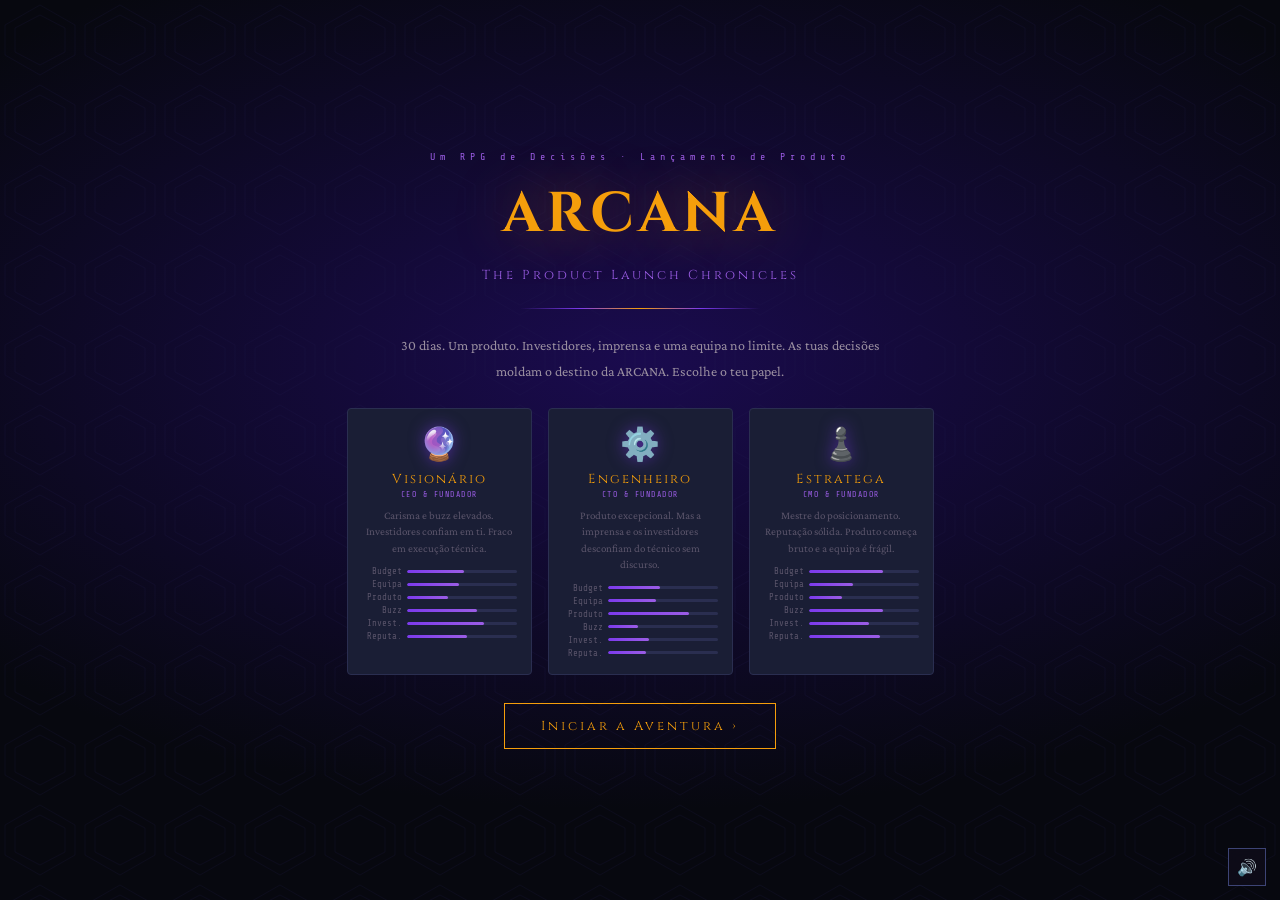
<file: RPG.html>
<!DOCTYPE html>
<html lang="pt">
<head>
<meta charset="UTF-8">
<title>ARCANA — RPG Lançamento de Produto</title>
<style>
@import url('https://fonts.googleapis.com/css2?family=Cinzel:wght@400;600;700&family=Crimson+Pro:ital,wght@0,300;0,400;0,600;1,300;1,400&family=Share+Tech+Mono&display=swap');
:root{
  --bg:#07080F;--bg2:#0D0F1C;--bg3:#111425;
  --panel:#131629;--panel2:#1A1E35;--panel3:#1F2440;
  --border:#2A2E50;--border-hi:#3D4475;
  --violet:#7C3AED;--violet-b:#9B5DE5;--violet-dim:#4C2B9E;--violet-dark:#2D1B6E;
  --gold:#F59E0B;--gold-b:#FCD34D;--gold-dim:#92600A;--gold-dark:#4A3005;
  --text:#E2D9C5;--text-dim:#9A8FA0;--text-muted:#5A546A;
  --red:#EF4444;--red-dim:#7F1D1D;--green:#10B981;--green-dim:#064E3B;
  --blue:#3B82F6;--blue-dim:#1E3A5F;--orange:#F97316;
  --serif:'Crimson Pro',Georgia,serif;--display:'Cinzel',serif;--mono:'Share Tech Mono','Courier New',monospace;
}
*,*::before,*::after{box-sizing:border-box;margin:0;padding:0}
html,body{width:100%;height:100%;overflow:hidden}
body{font-family:var(--serif);background:var(--bg);color:var(--text);font-size:15px}
::-webkit-scrollbar{width:5px}::-webkit-scrollbar-track{background:transparent}::-webkit-scrollbar-thumb{background:var(--border-hi);border-radius:3px}
@keyframes fi{to{opacity:1}}
@keyframes slideIn{from{opacity:0;transform:translateY(8px)}to{opacity:1;transform:none}}
@keyframes popIn{from{transform:scale(0.9) translateY(16px);opacity:0}to{transform:none;opacity:1}}
@keyframes psc{0%,100%{box-shadow:0 0 8px rgba(245,158,11,0.6)}50%{box-shadow:0 0 16px rgba(245,158,11,0.9)}}
@keyframes shk{0%,100%{transform:translateX(0)}25%{transform:translateX(-6px)}75%{transform:translateX(6px)}}
@keyframes pulse{0%,100%{opacity:1}50%{opacity:0.5}}

/* ── INTRO ── */
#intro{position:fixed;inset:0;background:var(--bg);display:flex;flex-direction:column;align-items:center;justify-content:center;z-index:800}
.intro-bg{position:absolute;inset:0;background:radial-gradient(ellipse 70% 50% at 50% 40%,#1A0B4E,var(--bg));pointer-events:none}
.intro-bg::after{content:'';position:absolute;inset:0;background:url("data:image/svg+xml,%3Csvg width='80' height='80' viewBox='0 0 80 80' xmlns='http://www.w3.org/2000/svg'%3E%3Cg fill='none' stroke='%23211A50' stroke-width='0.5'%3E%3Cpolygon points='40,5 75,25 75,55 40,75 5,55 5,25'/%3E%3Cpolygon points='40,15 65,28 65,52 40,65 15,52 15,28'/%3E%3C/g%3E%3C/svg%3E");background-size:80px 80px;opacity:0.4}
.intro-wrap{position:relative;z-index:1;display:flex;flex-direction:column;align-items:center;gap:24px;max-width:720px;padding:32px 20px;text-align:center}
.intro-eyebrow{font-family:var(--mono);font-size:10px;letter-spacing:5px;color:var(--violet-b);opacity:0;animation:fi 0.6s 0.3s forwards}
.intro-title{font-family:var(--display);font-size:56px;font-weight:700;color:var(--gold);text-shadow:0 0 60px rgba(245,158,11,0.4);line-height:1;opacity:0;animation:fi 0.8s 0.7s forwards;letter-spacing:4px}
.intro-sub{font-family:var(--display);font-size:13px;letter-spacing:3px;color:var(--violet-b);opacity:0;animation:fi 0.6s 1.1s forwards}
.intro-divider{width:240px;height:1px;background:linear-gradient(90deg,transparent,var(--violet),var(--gold),var(--violet),transparent);opacity:0;animation:fi 0.6s 1.3s forwards}
.intro-desc{font-size:14px;color:var(--text-dim);line-height:1.8;opacity:0;animation:fi 0.8s 1.5s forwards;max-width:520px}
.char-grid{display:flex;gap:16px;opacity:0;animation:fi 0.8s 1.8s forwards}
.char-card{width:185px;background:var(--panel2);border:1px solid var(--border);border-radius:4px;padding:16px 14px;cursor:pointer;transition:all 0.25s;position:relative;overflow:hidden;text-align:center}
.char-card::before{content:'';position:absolute;top:0;left:0;right:0;height:2px;background:linear-gradient(90deg,transparent,var(--violet),transparent);opacity:0;transition:opacity 0.2s}
.char-card:hover{border-color:var(--violet-b);background:var(--panel3);transform:translateY(-2px)}
.char-card:hover::before,.char-card.selected::before{opacity:1}
.char-card.selected{border-color:var(--gold);background:var(--panel3)}
.char-card.selected::before{background:linear-gradient(90deg,transparent,var(--gold),transparent)}
.char-emoji{font-size:32px;margin-bottom:7px;display:block;filter:drop-shadow(0 0 8px rgba(124,58,237,0.5))}
.char-name{font-family:var(--display);font-size:13px;color:var(--gold);letter-spacing:2px;margin-bottom:2px}
.char-role{font-family:var(--mono);font-size:8px;letter-spacing:1.5px;color:var(--violet-b);text-transform:uppercase;margin-bottom:8px}
.char-desc{font-size:11px;color:var(--text-muted);line-height:1.5;margin-bottom:10px}
.char-stats-mini{display:flex;flex-direction:column;gap:3px}
.csm-row{display:flex;align-items:center;gap:5px;font-size:9px}
.csm-lbl{color:var(--text-muted);width:40px;text-align:right;font-family:var(--mono)}
.csm-bar{flex:1;height:3px;background:var(--border);border-radius:2px;overflow:hidden}
.csm-fill{height:100%;background:linear-gradient(90deg,var(--violet),var(--violet-b));border-radius:2px}
.intro-start{margin-top:4px;padding:13px 36px;background:transparent;border:1px solid var(--gold);color:var(--gold);font-family:var(--display);font-size:13px;letter-spacing:3px;cursor:pointer;transition:all 0.25s;opacity:0;animation:fi 0.6s 2s forwards}
.intro-start:hover{background:rgba(245,158,11,0.08);box-shadow:0 0 24px rgba(245,158,11,0.2)}
.intro-start:disabled{opacity:0.3;cursor:not-allowed}

/* ── GAME ── */
#game{position:fixed;inset:0;display:none;flex-direction:column;background:var(--bg)}
#game.active{display:flex}
#topbar{height:50px;flex-shrink:0;background:linear-gradient(180deg,#0D0F1E,#111425);border-bottom:1px solid var(--border-hi);display:flex;align-items:center;padding:0 16px;gap:12px;position:relative;z-index:100}
#topbar::after{content:'';position:absolute;bottom:-1px;left:0;right:0;height:1px;background:linear-gradient(90deg,transparent,var(--violet) 30%,var(--gold) 70%,transparent);opacity:0.4}
.tb-game-title{font-family:var(--display);font-size:15px;color:var(--gold);letter-spacing:3px}
.tb-sep{width:1px;height:26px;background:var(--border-hi)}
.tb-act{font-family:var(--mono);font-size:9px;letter-spacing:2px;color:var(--violet-b);text-transform:uppercase}
.stat-chips{display:flex;gap:8px;margin-left:auto;flex-wrap:wrap}
.sc{display:flex;align-items:center;gap:5px;background:var(--panel2);border:1px solid var(--border);border-radius:3px;padding:4px 9px}
.sc-icon{font-size:11px}
.sc-val{font-family:var(--mono);font-size:10px;color:var(--text);min-width:24px;text-align:right}
.sc-bar{width:44px;height:3px;background:var(--border);border-radius:2px;overflow:hidden}
.sc-fill{height:100%;border-radius:2px;transition:width 0.6s cubic-bezier(.22,.68,0,1.2)}
.sc-fill.budget{background:linear-gradient(90deg,#F59E0B,#FCD34D)}
.sc-fill.team{background:linear-gradient(90deg,#10B981,#34D399)}
.sc-fill.product{background:linear-gradient(90deg,#7C3AED,#A78BFA)}
.sc-fill.buzz{background:linear-gradient(90deg,#3B82F6,#93C5FD)}
.sc-fill.invest{background:linear-gradient(90deg,#F97316,#FB923C)}
.sc-fill.rep{background:linear-gradient(90deg,#EC4899,#F472B6)}
.sc.low .sc-fill{background:linear-gradient(90deg,var(--red),#F87171)!important}
#main{flex:1;display:flex;overflow:hidden}
#char-panel{width:196px;flex-shrink:0;background:var(--panel);border-right:1px solid var(--border);display:flex;flex-direction:column;overflow:hidden}
.cp-portrait{height:135px;background:radial-gradient(ellipse at 50% 60%,var(--violet-dark),var(--bg2));display:flex;flex-direction:column;align-items:center;justify-content:center;border-bottom:1px solid var(--border);position:relative;overflow:hidden}
.cp-portrait::before{content:'';position:absolute;inset:0;background:url("data:image/svg+xml,%3Csvg width='60' height='60' viewBox='0 0 60 60' xmlns='http://www.w3.org/2000/svg'%3E%3Cpolygon points='30,4 56,19 56,41 30,56 4,41 4,19' fill='none' stroke='%233D2080' stroke-width='0.8'/%3E%3C/svg%3E");background-size:60px 60px;opacity:0.5}
.cp-emoji{font-size:44px;filter:drop-shadow(0 0 16px rgba(124,58,237,0.6));position:relative;z-index:1}
.cp-name{font-family:var(--display);font-size:11px;color:var(--gold);letter-spacing:2px;margin-top:5px;position:relative;z-index:1}
.cp-role{font-family:var(--mono);font-size:8px;letter-spacing:1.5px;color:var(--violet-b);text-transform:uppercase;position:relative;z-index:1;margin-top:2px}
.cp-stats{padding:12px;flex:1;overflow-y:auto}
.cps-title{font-family:var(--mono);font-size:8px;letter-spacing:2px;color:var(--text-muted);text-transform:uppercase;margin-bottom:8px}
.cps-row{margin-bottom:8px}
.cps-lbl{display:flex;justify-content:space-between;font-size:9px;color:var(--text-dim);margin-bottom:3px;font-family:var(--mono)}
.cps-lbl span:last-child{color:var(--text)}
.cps-bar{height:6px;background:var(--bg3);border-radius:3px;overflow:hidden;border:1px solid var(--border)}
.cps-fill{height:100%;border-radius:2px;transition:width 0.7s cubic-bezier(.22,.68,0,1.2)}
.cps-fill.budget{background:linear-gradient(90deg,var(--gold-dim),var(--gold))}
.cps-fill.team{background:linear-gradient(90deg,var(--green-dim),var(--green))}
.cps-fill.product{background:linear-gradient(90deg,var(--violet-dim),var(--violet-b))}
.cps-fill.buzz{background:linear-gradient(90deg,var(--blue-dim),var(--blue))}
.cps-fill.invest{background:linear-gradient(90deg,#7A3000,var(--orange))}
.cps-fill.rep{background:linear-gradient(90deg,#700040,#EC4899)}
.cps-fill.low{background:linear-gradient(90deg,var(--red-dim),var(--red))!important}
.cp-divider{height:1px;background:var(--border);margin:0 12px}
.cp-trait{padding:10px 12px;font-size:10px;color:var(--text-muted);line-height:1.6;font-style:italic}
#narrative-panel{flex:1;display:flex;flex-direction:column;overflow:hidden}
.np-header{height:50px;flex-shrink:0;background:var(--panel);border-bottom:1px solid var(--border);padding:0 22px;display:flex;align-items:center;gap:12px}
.np-location{font-family:var(--mono);font-size:9px;letter-spacing:1.5px;color:var(--text-muted);text-transform:uppercase}
.np-title{font-family:var(--display);font-size:16px;color:var(--text);letter-spacing:1px;margin-left:auto;margin-right:auto}
.np-scene{font-family:var(--mono);font-size:9px;color:var(--violet-b);letter-spacing:1px}
.np-body{flex:1;overflow-y:auto;padding:24px 28px 20px;background:radial-gradient(ellipse 80% 60% at 50% 20%,#111425,var(--bg2))}
.np-act-tag{font-family:var(--display);font-size:10px;letter-spacing:4px;color:var(--violet-b);text-transform:uppercase;margin-bottom:6px}
.np-narrative-text{font-family:var(--serif);font-size:15px;line-height:1.9;color:var(--text);margin-bottom:24px;max-width:620px}
.np-narrative-text em{color:var(--gold);font-style:italic}
.np-divider{display:flex;align-items:center;gap:12px;margin-bottom:20px}
.np-divider::before,.np-divider::after{content:'';flex:1;height:1px;background:linear-gradient(90deg,transparent,var(--border-hi))}
.np-divider span{font-family:var(--mono);font-size:9px;letter-spacing:2px;color:var(--violet-b);white-space:nowrap}
.choices-grid{display:flex;flex-direction:column;gap:11px;max-width:620px}
.choice-btn{background:var(--panel2);border:1px solid var(--border);border-radius:4px;padding:15px 17px;cursor:pointer;transition:all 0.2s;text-align:left;position:relative;overflow:hidden;display:flex;gap:13px;align-items:flex-start}
.choice-btn::before{content:'';position:absolute;left:0;top:0;bottom:0;width:2px;background:var(--violet);transform:scaleY(0);transition:transform 0.2s;transform-origin:bottom}
.choice-btn:hover{border-color:var(--violet-b);background:var(--panel3)}
.choice-btn:hover::before{transform:scaleY(1)}
.choice-btn:disabled{opacity:0.35;cursor:not-allowed;pointer-events:none}
.cb-icon{font-size:20px;flex-shrink:0;width:30px;text-align:center;margin-top:2px}
.cb-content{flex:1}
.cb-top{display:flex;align-items:center;gap:8px;margin-bottom:3px}
.cb-text{font-family:var(--display);font-size:12px;color:var(--text);letter-spacing:0.5px}
.cb-tag{font-family:var(--mono);font-size:8px;letter-spacing:1px;padding:2px 7px;background:var(--violet-dark);color:var(--violet-b);border-radius:2px}
.cb-cost{font-family:var(--mono);font-size:9px;color:var(--text-muted);margin-bottom:5px}
.cb-effects{display:flex;gap:7px;flex-wrap:wrap}
.eff{font-family:var(--mono);font-size:9px;padding:2px 6px;border-radius:2px}
.eff.pos{background:rgba(16,185,129,0.12);color:#34D399}
.eff.neg{background:rgba(239,68,68,0.12);color:#F87171}
.consequence-box{background:var(--panel);border:1px solid var(--violet-dim);border-left:3px solid var(--violet);padding:14px 16px;margin-top:18px;max-width:620px;display:none}
.consequence-box.show{display:block;animation:slideIn 0.4s}
.cbox-label{font-family:var(--mono);font-size:9px;letter-spacing:2px;color:var(--violet-b);margin-bottom:5px}
.cbox-text{font-family:var(--serif);font-size:13px;color:var(--text-dim);line-height:1.7;font-style:italic}
.np-next-btn{margin-top:20px;padding:10px 28px;background:transparent;border:1px solid var(--gold);color:var(--gold);font-family:var(--display);font-size:11px;letter-spacing:2px;cursor:pointer;transition:all 0.2s;display:none;max-width:200px}
.np-next-btn:hover{background:rgba(245,158,11,0.08)}
.np-next-btn.show{display:block;animation:fi 0.5s forwards}
.np-begin-btn{padding:12px 32px;background:transparent;border:1px solid var(--violet-b);color:var(--violet-b);font-family:var(--display);font-size:11px;letter-spacing:2px;cursor:pointer;transition:all 0.2s;margin-top:6px}
.np-begin-btn:hover{background:rgba(124,58,237,0.1)}
#right-panel{width:230px;flex-shrink:0;background:var(--panel);border-left:1px solid var(--border);display:flex;flex-direction:column;overflow:hidden}
.rp-section{padding:12px;border-bottom:1px solid var(--border)}
.rp-title{font-family:var(--mono);font-size:8px;letter-spacing:2.5px;color:var(--text-muted);text-transform:uppercase;margin-bottom:8px}
.rp-clock{font-family:var(--display);font-size:24px;color:var(--gold);text-align:center;letter-spacing:2px;text-shadow:0 0 20px rgba(245,158,11,0.3)}
.rp-clock-sub{font-family:var(--mono);font-size:9px;color:var(--text-muted);text-align:center;letter-spacing:1px;margin-top:2px}
.rp-resource{display:flex;align-items:center;gap:7px;margin-bottom:7px}
.rp-res-icon{font-size:13px;width:18px;text-align:center}
.rp-res-name{font-size:10px;color:var(--text-muted);font-family:var(--mono);flex:1}
.rp-res-val{font-family:var(--mono);font-size:10px;color:var(--text)}
.rp-rep-row{display:flex;align-items:center;gap:7px;margin-bottom:5px}
.rp-rep-icon{font-size:13px;width:18px;text-align:center}
.rp-rep-name{font-size:9px;color:var(--text-muted);font-family:var(--mono);flex:1;letter-spacing:0.5px}
.rp-rep-bar{width:50px;height:5px;background:var(--bg3);border-radius:2px;overflow:hidden}
.rp-rep-fill{height:100%;border-radius:2px;transition:width 0.6s}
.rp-rep-fill.invest-f{background:linear-gradient(90deg,#7A3000,var(--orange))}
.rp-rep-fill.rep-f{background:linear-gradient(90deg,#700040,#EC4899)}
.rp-rep-fill.low-f{background:var(--red)!important}
.rp-rep-val{font-family:var(--mono);font-size:9px;color:var(--text);min-width:20px;text-align:right}
.event-log{flex:1;overflow-y:auto}
.event-item{padding:9px 12px;border-bottom:1px solid var(--border);font-size:11px;line-height:1.5;color:var(--text-dim);position:relative}
.event-item::before{content:'';position:absolute;left:0;top:0;bottom:0;width:2px}
.event-item.neutral::before{background:var(--border-hi)}
.event-item.good::before{background:var(--green)}
.event-item.bad::before{background:var(--red)}
.event-item.choice::before{background:var(--violet)}
.event-item.warn::before{background:var(--gold)}
.event-item.alert::before{background:var(--orange)}
.ev-time{font-family:var(--mono);font-size:8px;color:var(--text-muted);margin-bottom:1px}
#bottombar{height:40px;flex-shrink:0;background:linear-gradient(0deg,#0A0C18,#0F1120);border-top:1px solid var(--border-hi);display:flex;align-items:center;padding:0 16px;gap:8px;position:relative}
#bottombar::before{content:'';position:absolute;top:0;left:0;right:0;height:1px;background:linear-gradient(90deg,transparent,var(--violet) 30%,var(--gold) 70%,transparent);opacity:0.3}
.progress-scenes{display:flex;gap:5px;align-items:center}
.ps-dot{width:9px;height:9px;border-radius:50%;border:1.5px solid var(--border-hi);background:var(--bg);transition:all 0.4s}
.ps-dot.done{background:var(--violet);border-color:var(--violet);box-shadow:0 0 8px rgba(124,58,237,0.6)}
.ps-dot.current{background:var(--gold);border-color:var(--gold);box-shadow:0 0 10px rgba(245,158,11,0.7);animation:psc 2s infinite}
.ps-dot.special{background:var(--orange);border-color:var(--orange);box-shadow:0 0 8px rgba(249,115,22,0.7)}
.ps-label{font-family:var(--mono);font-size:8px;color:var(--text-muted);letter-spacing:1px;margin-left:4px}
.bb-right{margin-left:auto;display:flex;align-items:center;gap:6px}
.bb-btn{background:transparent;border:1px solid var(--border);color:var(--text-muted);font-family:var(--mono);font-size:8px;letter-spacing:1px;padding:4px 11px;cursor:pointer;transition:all 0.15s;text-transform:uppercase}
.bb-btn:hover{border-color:var(--violet-b);color:var(--violet-b)}

/* ── OVERLAY BASE ── */
.overlay{position:fixed;inset:0;z-index:600;display:none;align-items:center;justify-content:center}
.overlay.open{display:flex}
.overlay-blur{background:rgba(0,0,0,0.75);backdrop-filter:blur(10px)}

/* ── HISTORY ── */
#history-overlay{background:rgba(0,0,0,0.7);backdrop-filter:blur(8px)}
#history-box{background:var(--panel);border:1px solid var(--border-hi);width:600px;max-height:75vh;display:flex;flex-direction:column;box-shadow:0 24px 60px rgba(0,0,0,0.8);animation:popIn 0.3s cubic-bezier(.22,.68,0,1.15)}
.hb-head{background:var(--panel2);border-bottom:1px solid var(--border);padding:14px 20px;display:flex;align-items:center;justify-content:space-between}
.hb-title{font-family:var(--display);font-size:14px;color:var(--gold);letter-spacing:2px}
.hb-x{cursor:pointer;font-family:var(--mono);color:var(--text-muted);font-size:14px;padding:2px 8px;border:1px solid var(--border);transition:all 0.15s}
.hb-x:hover{color:var(--red);border-color:var(--red)}
.hb-body{overflow-y:auto;padding:16px}
.hb-empty{font-family:var(--serif);font-style:italic;color:var(--text-muted);text-align:center;padding:28px;font-size:14px}
.hist-entry{border:1px solid var(--border);border-left:3px solid var(--violet);margin-bottom:10px;background:var(--panel2)}
.he-head{padding:9px 13px;background:var(--panel3);border-bottom:1px solid var(--border);display:flex;align-items:center;gap:9px}
.he-scene{font-family:var(--display);font-size:11px;color:var(--gold);letter-spacing:1.5px}
.he-act{font-family:var(--mono);font-size:8px;color:var(--violet-b);letter-spacing:1px;margin-left:auto}
.he-body{padding:11px 13px}
.he-choice{font-family:var(--serif);font-size:13px;color:var(--text);margin-bottom:5px}
.he-choice strong{color:var(--gold)}
.he-consequence{font-family:var(--serif);font-size:12px;color:var(--text-dim);font-style:italic;line-height:1.6;margin-bottom:7px}
.he-effects{display:flex;gap:6px;flex-wrap:wrap}

/* ── TEAM EVENT MODAL ── */
#team-modal{background:rgba(0,0,0,0.8);backdrop-filter:blur(12px)}
#team-box{background:var(--panel);border:1px solid var(--border-hi);width:560px;box-shadow:0 24px 60px rgba(0,0,0,0.9);animation:popIn 0.3s cubic-bezier(.22,.68,0,1.15);overflow:hidden}
.team-box-header{background:linear-gradient(135deg,#1A1E35,#0F1120);border-bottom:1px solid var(--border);padding:18px 24px;position:relative}
.team-box-header::before{content:'';position:absolute;top:0;left:0;right:0;height:2px;background:linear-gradient(90deg,transparent,var(--orange),transparent)}
.team-interrupt{font-family:var(--mono);font-size:9px;letter-spacing:3px;color:var(--orange);text-transform:uppercase;margin-bottom:6px;display:flex;align-items:center;gap:6px}
.team-interrupt::before{content:'';width:6px;height:6px;background:var(--orange);border-radius:50%;animation:pulse 1.2s infinite}
.team-box-title{font-family:var(--display);font-size:18px;color:var(--text);letter-spacing:1px}
.team-box-who{font-family:var(--mono);font-size:10px;color:var(--text-muted);margin-top:3px}
.team-box-body{padding:22px 24px}
.team-situation{font-family:var(--serif);font-size:15px;line-height:1.85;color:var(--text);margin-bottom:22px;padding:16px;background:var(--bg3);border-left:3px solid var(--orange)}
.team-choices{display:flex;flex-direction:column;gap:10px}
.team-choice-btn{background:var(--panel2);border:1px solid var(--border);padding:14px 16px;cursor:pointer;transition:all 0.2s;text-align:left;display:flex;gap:12px;align-items:flex-start;position:relative;overflow:hidden}
.team-choice-btn::before{content:'';position:absolute;left:0;top:0;bottom:0;width:2px;background:var(--orange);transform:scaleY(0);transition:transform 0.2s;transform-origin:bottom}
.team-choice-btn:hover{border-color:var(--orange);background:var(--panel3)}
.team-choice-btn:hover::before{transform:scaleY(1)}
.team-choice-btn:disabled{opacity:0.35;cursor:not-allowed;pointer-events:none}
.tcb-icon{font-size:18px;flex-shrink:0;margin-top:2px}
.tcb-body{flex:1}
.tcb-text{font-family:var(--display);font-size:12px;color:var(--text);margin-bottom:3px}
.tcb-effs{display:flex;gap:6px;flex-wrap:wrap}
.team-feedback{display:none;padding:14px 16px;background:var(--bg3);border:1px solid var(--border);border-left:3px solid var(--green);margin-top:12px;animation:slideIn 0.3s}
.team-feedback.show{display:block}
.team-feedback.bad-fb{border-left-color:var(--red)}
.tf-grade{font-family:var(--mono);font-size:9px;letter-spacing:2px;margin-bottom:5px}
.tf-grade.good-g{color:var(--green)}
.tf-grade.bad-g{color:var(--red)}
.tf-note{font-family:var(--serif);font-size:13px;color:var(--text-dim);line-height:1.6;font-style:italic}
.team-continue-btn{display:none;margin-top:14px;padding:9px 24px;background:transparent;border:1px solid var(--text-muted);color:var(--text-muted);font-family:var(--mono);font-size:9px;letter-spacing:2px;cursor:pointer;transition:all 0.2s}
.team-continue-btn:hover{border-color:var(--violet-b);color:var(--violet-b)}
.team-continue-btn.show{display:inline-block}

/* ── INVESTOR MEETING MODAL ── */
#invest-modal{background:rgba(0,0,0,0.88);backdrop-filter:blur(14px)}
#invest-box{background:var(--panel);border:1px solid var(--border-hi);width:640px;max-height:90vh;display:flex;flex-direction:column;box-shadow:0 24px 70px rgba(0,0,0,0.95);animation:popIn 0.3s cubic-bezier(.22,.68,0,1.15);overflow:hidden}
.invest-header{background:linear-gradient(135deg,#0A0D1A,#131629);border-bottom:1px solid var(--border-hi);padding:20px 26px;position:relative}
.invest-header::before{content:'';position:absolute;top:0;left:0;right:0;height:2px;background:linear-gradient(90deg,transparent,var(--gold),transparent)}
.invest-eyebrow{font-family:var(--mono);font-size:9px;letter-spacing:3px;color:var(--gold-dim);text-transform:uppercase;margin-bottom:6px}
.invest-title{font-family:var(--display);font-size:22px;color:var(--gold);letter-spacing:2px;margin-bottom:3px}
.invest-sub{font-family:var(--mono);font-size:10px;color:var(--text-muted)}
.invest-score-wrap{display:flex;align-items:center;gap:10px;margin-top:14px}
.invest-score-lbl{font-family:var(--mono);font-size:9px;letter-spacing:1.5px;color:var(--text-muted);text-transform:uppercase}
.invest-score-dots{display:flex;gap:6px}
.isd{width:12px;height:12px;border-radius:50%;border:1.5px solid var(--gold-dim);background:var(--bg3);transition:all 0.4s}
.isd.filled{background:var(--gold);border-color:var(--gold);box-shadow:0 0 8px rgba(245,158,11,0.6)}
.invest-mood{font-family:var(--mono);font-size:10px;color:var(--text-dim);margin-left:auto;letter-spacing:0.5px}
.invest-body{padding:24px 26px;overflow-y:auto;flex:1}
.invest-progress{font-family:var(--mono);font-size:9px;color:var(--text-muted);letter-spacing:2px;text-transform:uppercase;margin-bottom:14px}
.invest-investor{display:flex;gap:14px;align-items:flex-start;margin-bottom:18px;padding:16px;background:var(--bg3);border:1px solid var(--border);border-left:3px solid var(--gold)}
.inv-avatar{font-size:28px;flex-shrink:0;filter:drop-shadow(0 0 8px rgba(245,158,11,0.3))}
.inv-who{flex:1}
.inv-name{font-family:var(--display);font-size:12px;color:var(--gold);margin-bottom:3px}
.inv-role{font-family:var(--mono);font-size:9px;color:var(--text-muted);margin-bottom:8px;letter-spacing:0.5px}
.inv-question{font-family:var(--serif);font-size:15px;color:var(--text);line-height:1.8;font-style:italic}
.invest-choices{display:flex;flex-direction:column;gap:10px}
.inv-choice-btn{background:var(--panel2);border:1px solid var(--border);padding:14px 16px;cursor:pointer;transition:all 0.2s;text-align:left;position:relative;overflow:hidden}
.inv-choice-btn::before{content:'';position:absolute;left:0;top:0;bottom:0;width:2px;background:var(--gold);transform:scaleY(0);transition:transform 0.2s;transform-origin:bottom}
.inv-choice-btn:hover{border-color:var(--gold-dim);background:var(--panel3)}
.inv-choice-btn:hover::before{transform:scaleY(1)}
.inv-choice-btn:disabled{opacity:0.35;cursor:not-allowed;pointer-events:none}
.icb-text{font-family:var(--serif);font-size:13px;color:var(--text);line-height:1.6}
.icb-note{font-family:var(--mono);font-size:9px;color:var(--text-muted);margin-top:5px}
.invest-result{display:none;padding:20px 26px;background:var(--bg3);border-top:1px solid var(--border)}
.invest-result.show{display:block;animation:slideIn 0.4s}
.ir-grade{font-family:var(--display);font-size:20px;margin-bottom:8px;letter-spacing:2px}
.ir-grade.excellent{color:var(--green)}
.ir-grade.good{color:var(--gold)}
.ir-grade.poor{color:var(--red)}
.ir-note{font-family:var(--serif);font-size:14px;color:var(--text-dim);line-height:1.7;margin-bottom:12px;font-style:italic}
.ir-effects{display:flex;gap:8px;flex-wrap:wrap;margin-bottom:16px}
.ir-continue-btn{padding:10px 26px;background:transparent;border:1px solid var(--gold);color:var(--gold);font-family:var(--display);font-size:11px;letter-spacing:2px;cursor:pointer;transition:all 0.2s}
.ir-continue-btn:hover{background:rgba(245,158,11,0.08)}

/* ── PRESS CONFERENCE MODAL ── */
#press-modal{background:rgba(0,0,0,0.85);backdrop-filter:blur(12px)}
#press-box{background:var(--panel);border:1px solid var(--border-hi);width:640px;max-height:92vh;display:flex;flex-direction:column;box-shadow:0 24px 70px rgba(0,0,0,0.9);animation:popIn 0.3s cubic-bezier(.22,.68,0,1.15);overflow:hidden}
.press-header{background:linear-gradient(135deg,#0E1020,#141830);border-bottom:1px solid var(--border-hi);padding:18px 24px;position:relative}
.press-header::before{content:'';position:absolute;top:0;left:0;right:0;height:2px;background:linear-gradient(90deg,transparent,var(--blue),transparent)}
.press-eyebrow{font-family:var(--mono);font-size:9px;letter-spacing:3px;color:var(--blue);text-transform:uppercase;margin-bottom:5px}
.press-title{font-family:var(--display);font-size:21px;color:var(--text);letter-spacing:1px;margin-bottom:12px}
.sentiment-wrap{display:flex;align-items:center;gap:10px}
.sentiment-lbl{font-family:var(--mono);font-size:9px;letter-spacing:1.5px;color:var(--text-muted);text-transform:uppercase;white-space:nowrap}
.sentiment-track{flex:1;height:8px;background:var(--bg3);border-radius:4px;overflow:hidden;border:1px solid var(--border)}
.sentiment-fill{height:100%;border-radius:3px;transition:width 0.8s cubic-bezier(.22,.68,0,1.2),background 0.5s}
.sentiment-val{font-family:var(--mono);font-size:11px;min-width:30px;text-align:right}
.press-q-num{font-family:var(--mono);font-size:9px;letter-spacing:2px;color:var(--blue);text-transform:uppercase;margin-bottom:8px}
.press-body{padding:22px 24px;overflow-y:auto;flex:1}
.press-journalist{display:flex;gap:14px;align-items:flex-start;margin-bottom:20px;padding:14px;background:var(--bg3);border:1px solid var(--border);border-left:3px solid var(--blue)}
.pj-avatar{font-size:26px;flex-shrink:0}
.pj-info{flex:1}
.pj-name{font-family:var(--display);font-size:11px;color:var(--blue);margin-bottom:2px}
.pj-outlet{font-family:var(--mono);font-size:9px;color:var(--text-muted);margin-bottom:7px;letter-spacing:0.5px}
.pj-question{font-family:var(--serif);font-size:15px;color:var(--text);line-height:1.8;font-style:italic}
.press-choices{display:flex;flex-direction:column;gap:10px}
.press-choice-btn{background:var(--panel2);border:1px solid var(--border);padding:14px 16px;cursor:pointer;transition:all 0.2s;text-align:left;position:relative;overflow:hidden}
.press-choice-btn::before{content:'';position:absolute;left:0;top:0;bottom:0;width:2px;background:var(--blue);transform:scaleY(0);transition:transform 0.2s;transform-origin:bottom}
.press-choice-btn:hover{border-color:var(--blue);background:var(--panel3)}
.press-choice-btn:hover::before{transform:scaleY(1)}
.press-choice-btn:disabled{opacity:0.35;cursor:not-allowed;pointer-events:none}
.pcb-text{font-family:var(--serif);font-size:13px;color:var(--text);line-height:1.6}
.press-feedback{display:none;margin-top:12px;padding:12px 14px;border:1px solid var(--border);animation:slideIn 0.3s}
.press-feedback.show{display:block}
.pf-reaction{font-family:var(--mono);font-size:9px;letter-spacing:2px;margin-bottom:4px}
.pf-reaction.pos{color:var(--green)}
.pf-reaction.neg{color:var(--red)}
.pf-note{font-family:var(--serif);font-size:12px;color:var(--text-dim);font-style:italic;line-height:1.6}
.press-next-q{display:none;margin-top:12px;padding:9px 22px;background:transparent;border:1px solid var(--blue);color:var(--blue);font-family:var(--mono);font-size:9px;letter-spacing:2px;cursor:pointer;transition:all 0.2s}
.press-next-q:hover{background:rgba(59,130,246,0.08)}
.press-next-q.show{display:inline-block}
.press-result{display:none;padding:18px 24px;background:var(--bg3);border-top:1px solid var(--border)}
.press-result.show{display:block;animation:slideIn 0.4s}
.pr-headline{font-family:var(--display);font-size:18px;margin-bottom:8px;letter-spacing:1px}
.pr-headline.positive{color:var(--green)}
.pr-headline.neutral{color:var(--gold)}
.pr-headline.negative{color:var(--red)}
.pr-note{font-family:var(--serif);font-size:14px;color:var(--text-dim);line-height:1.7;margin-bottom:12px;font-style:italic}
.pr-effects{display:flex;gap:8px;flex-wrap:wrap;margin-bottom:14px}
.pr-continue-btn{padding:9px 24px;background:transparent;border:1px solid var(--text-dim);color:var(--text-dim);font-family:var(--mono);font-size:9px;letter-spacing:2px;cursor:pointer;transition:all 0.2s}
.pr-continue-btn:hover{border-color:var(--violet-b);color:var(--violet-b)}

/* ── NOTIFICATION ── */
#notif{position:fixed;top:58px;right:18px;background:var(--panel2);border:1px solid var(--border-hi);border-left:3px solid var(--violet);padding:12px 16px;min-width:260px;max-width:320px;z-index:700;transform:translateX(130%);transition:transform 0.3s cubic-bezier(.22,.68,0,1.2);box-shadow:0 8px 28px rgba(0,0,0,0.6)}
#notif.show{transform:translateX(0)}
#notif.good{border-left-color:var(--green)}
#notif.bad{border-left-color:var(--red)}
#notif.warn{border-left-color:var(--gold)}
#notif.alert{border-left-color:var(--orange)}
.nt-title{font-family:var(--mono);font-size:8px;letter-spacing:2px;color:var(--violet-b);margin-bottom:4px;text-transform:uppercase}
#notif.good .nt-title{color:var(--green)}
#notif.bad .nt-title{color:var(--red)}
#notif.warn .nt-title{color:var(--gold)}
#notif.alert .nt-title{color:var(--orange)}
#n-text{font-size:12px;color:var(--text-dim);line-height:1.6;font-family:var(--serif)}

/* ── ENDING ── */
#ending{position:fixed;inset:0;background:var(--bg);display:none;flex-direction:column;z-index:900;overflow-y:auto}
#ending.active{display:flex}
.end-bg{position:fixed;inset:0;background:radial-gradient(ellipse 70% 50% at 50% 20%,#1A0B4E,var(--bg));pointer-events:none;z-index:0}
.end-wrap{position:relative;z-index:1;display:flex;flex-direction:column;align-items:center;gap:0;max-width:900px;width:100%;margin:0 auto;padding:48px 32px 60px}

/* Hero block */
.end-hero{display:flex;flex-direction:column;align-items:center;gap:14px;text-align:center;margin-bottom:32px}
.end-tag{font-family:var(--mono);font-size:10px;letter-spacing:4px;color:var(--violet-b);text-transform:uppercase}
.end-title{font-family:var(--display);font-size:52px;font-weight:700;letter-spacing:3px;line-height:1.1}
.end-title.legendary{color:var(--gold);text-shadow:0 0 80px rgba(245,158,11,0.5),0 0 160px rgba(245,158,11,0.15)}
.end-title.solid{color:var(--violet-b);text-shadow:0 0 60px rgba(124,58,237,0.4)}
.end-title.survive{color:var(--blue);text-shadow:0 0 60px rgba(59,130,246,0.4)}
.end-title.fail{color:var(--red);text-shadow:0 0 60px rgba(239,68,68,0.4)}
.end-verdict{font-family:var(--display);font-size:13px;letter-spacing:3px;padding:5px 16px;border-radius:2px;text-transform:uppercase}
.end-verdict.legendary{background:rgba(245,158,11,0.1);color:var(--gold);border:1px solid rgba(245,158,11,0.3)}
.end-verdict.solid{background:rgba(124,58,237,0.1);color:var(--violet-b);border:1px solid rgba(124,58,237,0.3)}
.end-verdict.survive{background:rgba(59,130,246,0.1);color:var(--blue);border:1px solid rgba(59,130,246,0.3)}
.end-verdict.fail{background:rgba(239,68,68,0.1);color:var(--red);border:1px solid rgba(239,68,68,0.3)}
.end-divider{width:100%;height:1px;background:linear-gradient(90deg,transparent,var(--border-hi) 20%,var(--border-hi) 80%,transparent);margin:8px 0}

/* Epilogue narrative */
.end-section{width:100%;margin-bottom:28px}
.end-section-title{font-family:var(--mono);font-size:9px;letter-spacing:3px;color:var(--text-muted);text-transform:uppercase;margin-bottom:14px;display:flex;align-items:center;gap:10px}
.end-section-title::after{content:'';flex:1;height:1px;background:var(--border)}
.end-epilogue{background:var(--panel2);border:1px solid var(--border);border-left:3px solid var(--violet);padding:22px 24px}
.end-epilogue p{font-family:var(--serif);font-size:15px;line-height:1.95;color:var(--text);margin-bottom:14px}
.end-epilogue p:last-child{margin-bottom:0}
.end-epilogue em{color:var(--gold);font-style:italic}
.end-epilogue strong{color:var(--text)}
.ep-outcome{background:var(--bg3);border:1px solid var(--border-hi);padding:14px 18px;margin-top:14px;font-family:var(--mono);font-size:10px;letter-spacing:0.5px;color:var(--text-dim);line-height:1.8}
.ep-outcome-label{font-size:8px;letter-spacing:2px;color:var(--violet-b);text-transform:uppercase;margin-bottom:6px}

/* Metrics grid */
.metrics-grid{display:grid;grid-template-columns:repeat(3,1fr);gap:10px;width:100%;margin-bottom:28px}
.metric-card{background:var(--panel2);border:1px solid var(--border);padding:16px 14px;position:relative;overflow:hidden}
.metric-card::before{content:'';position:absolute;top:0;left:0;right:0;height:2px}
.metric-card.mc-green::before{background:linear-gradient(90deg,transparent,var(--green),transparent)}
.metric-card.mc-red::before{background:linear-gradient(90deg,transparent,var(--red),transparent)}
.metric-card.mc-gold::before{background:linear-gradient(90deg,transparent,var(--gold),transparent)}
.metric-card.mc-blue::before{background:linear-gradient(90deg,transparent,var(--blue),transparent)}
.metric-card.mc-violet::before{background:linear-gradient(90deg,transparent,var(--violet-b),transparent)}
.metric-card.mc-orange::before{background:linear-gradient(90deg,transparent,var(--orange),transparent)}
.mc-header{display:flex;align-items:center;gap:8px;margin-bottom:10px}
.mc-icon{font-size:16px}
.mc-label{font-family:var(--mono);font-size:8px;letter-spacing:2px;color:var(--text-muted);text-transform:uppercase;flex:1}
.mc-score{font-family:var(--display);font-size:10px;color:var(--text-dim)}
.mc-value{font-family:var(--display);font-size:22px;font-weight:700;margin-bottom:4px;line-height:1}
.mc-value.good{color:var(--green)}
.mc-value.warn{color:var(--gold)}
.mc-value.bad{color:var(--red)}
.mc-unit{font-family:var(--mono);font-size:8px;color:var(--text-muted);letter-spacing:1px;margin-bottom:8px}
.mc-bar{height:4px;background:var(--bg3);border-radius:2px;overflow:hidden;margin-bottom:8px}
.mc-bar-fill{height:100%;border-radius:2px;transition:width 1.2s cubic-bezier(.22,.68,0,1.2)}
.mc-detail{font-family:var(--serif);font-size:12px;color:var(--text-dim);line-height:1.6;font-style:italic}

/* Decisions summary */
.decisions-row{display:grid;grid-template-columns:repeat(2,1fr);gap:10px;width:100%;margin-bottom:28px}
.dec-card{background:var(--panel2);border:1px solid var(--border);padding:14px 16px}
.dec-stat-val{font-family:var(--display);font-size:28px;font-weight:700;color:var(--violet-b)}
.dec-stat-lbl{font-family:var(--mono);font-size:8px;letter-spacing:2px;color:var(--text-muted);text-transform:uppercase;margin-top:3px}
.dec-stat-detail{font-family:var(--serif);font-size:12px;color:var(--text-dim);margin-top:6px;font-style:italic}

/* Improvement tips */
.tips-list{display:flex;flex-direction:column;gap:10px;width:100%;margin-bottom:32px}
.tip-item{background:var(--panel2);border:1px solid var(--border);border-left:3px solid;padding:14px 18px;display:flex;gap:14px;align-items:flex-start}
.tip-item.tip-budget{border-left-color:var(--gold)}
.tip-item.tip-team{border-left-color:var(--green)}
.tip-item.tip-produto{border-left-color:var(--violet-b)}
.tip-item.tip-buzz{border-left-color:var(--blue)}
.tip-item.tip-invest{border-left-color:var(--orange)}
.tip-item.tip-rep{border-left-color:#EC4899}
.tip-icon{font-size:20px;flex-shrink:0;margin-top:2px}
.tip-body{flex:1}
.tip-title{font-family:var(--display);font-size:12px;color:var(--text);margin-bottom:4px;letter-spacing:0.5px}
.tip-text{font-family:var(--serif);font-size:13px;color:var(--text-dim);line-height:1.7}
.tip-metric{font-family:var(--mono);font-size:9px;color:var(--text-muted);margin-top:5px;letter-spacing:0.5px}

/* Footer */
.end-footer{display:flex;flex-direction:column;align-items:center;gap:10px;text-align:center}
.end-score-final{font-family:var(--mono);font-size:11px;color:var(--text-muted);letter-spacing:1.5px}
.end-restart{padding:13px 36px;background:transparent;border:1px solid var(--violet-b);color:var(--violet-b);font-family:var(--display);font-size:12px;letter-spacing:2px;cursor:pointer;transition:all 0.25s}
.end-restart:hover{background:rgba(124,58,237,0.12);box-shadow:0 0 20px rgba(124,58,237,0.15)}

/* ── WORLD SPLASH (Mundo X) ── */
@keyframes worldEmojiFloat{0%,100%{transform:translateY(0)}50%{transform:translateY(-6px)}}
#world-modal{background:rgba(0,0,0,0.92);backdrop-filter:blur(16px)}
#world-box{position:relative;width:560px;background:var(--panel);border:1px solid var(--gold);box-shadow:0 0 60px rgba(245,158,11,0.18),0 24px 80px rgba(0,0,0,0.95);animation:popIn 0.5s cubic-bezier(.22,.68,0,1.2);overflow:hidden}
#world-box::before{content:'';position:absolute;top:0;left:0;right:0;height:2px;background:linear-gradient(90deg,transparent,var(--gold),var(--violet-b),var(--gold),transparent);z-index:2}
#world-box::after{content:'';position:absolute;bottom:0;left:0;right:0;height:2px;background:linear-gradient(90deg,transparent,var(--violet-b),var(--gold),var(--violet-b),transparent);opacity:0.5;z-index:2}
.world-box-bg{position:absolute;inset:0;background:radial-gradient(ellipse 80% 60% at 50% 30%,#1A0B4E,var(--bg));opacity:0.55;pointer-events:none}
.world-box-bg::after{content:'';position:absolute;inset:0;background:url("data:image/svg+xml,%3Csvg width='80' height='80' viewBox='0 0 80 80' xmlns='http://www.w3.org/2000/svg'%3E%3Cg fill='none' stroke='%23211A50' stroke-width='0.5'%3E%3Cpolygon points='40,5 75,25 75,55 40,75 5,55 5,25'/%3E%3Cpolygon points='40,15 65,28 65,52 40,65 15,52 15,28'/%3E%3C/g%3E%3C/svg%3E");background-size:80px 80px;opacity:0.35}
.world-box-content{position:relative;z-index:1;padding:42px 38px 36px;text-align:center}
.world-eyebrow{font-family:var(--mono);font-size:10px;letter-spacing:5px;color:var(--violet-b);text-transform:uppercase;margin-bottom:18px;opacity:0;animation:fi 0.5s 0.2s forwards}
.world-num{font-family:var(--display);font-size:52px;color:var(--gold);letter-spacing:7px;font-weight:700;line-height:1;margin-bottom:6px;text-shadow:0 0 60px rgba(245,158,11,0.5),0 0 120px rgba(245,158,11,0.15);opacity:0;animation:fi 0.6s 0.4s forwards}
.world-emoji{font-size:54px;margin:18px 0 10px;filter:drop-shadow(0 0 24px rgba(245,158,11,0.45));opacity:0;animation:fi 0.5s 0.7s forwards,worldEmojiFloat 4s 1.2s ease-in-out infinite}
.world-name{font-family:var(--display);font-size:22px;color:var(--text);letter-spacing:5px;margin-bottom:14px;opacity:0;animation:fi 0.5s 0.9s forwards}
.world-divider{width:140px;height:1px;background:linear-gradient(90deg,transparent,var(--gold),transparent);margin:0 auto 16px;opacity:0;animation:fi 0.5s 1s forwards}
.world-subtitle{font-family:var(--mono);font-size:11px;letter-spacing:2.5px;color:var(--violet-b);text-transform:uppercase;margin-bottom:18px;opacity:0;animation:fi 0.5s 1.1s forwards}
.world-desc{font-family:var(--serif);font-size:14px;line-height:1.85;color:var(--text-dim);max-width:440px;margin:0 auto 26px;font-style:italic;opacity:0;animation:fi 0.6s 1.25s forwards}
.world-stages{display:flex;justify-content:center;gap:8px;margin-bottom:24px;flex-wrap:wrap;opacity:0;animation:fi 0.5s 1.4s forwards}
.world-stage-pill{font-family:var(--mono);font-size:9px;letter-spacing:1.5px;color:var(--text-muted);padding:4px 10px;border:1px solid var(--border);border-radius:2px;background:var(--bg3)}
.world-start-btn{padding:13px 38px;background:transparent;border:1px solid var(--gold);color:var(--gold);font-family:var(--display);font-size:13px;letter-spacing:3px;cursor:pointer;transition:all 0.25s;opacity:0;animation:fi 0.5s 1.55s forwards}
.world-start-btn:hover{background:rgba(245,158,11,0.08);box-shadow:0 0 24px rgba(245,158,11,0.25)}
.world-prev-summary{display:none;margin-bottom:18px;padding:10px 14px;background:rgba(16,185,129,0.06);border:1px solid var(--green-dim);border-left:3px solid var(--green);font-family:var(--mono);font-size:9px;letter-spacing:1.5px;color:var(--green);text-transform:uppercase;opacity:0;animation:fi 0.5s 0.3s forwards}
.world-prev-summary.show{display:inline-block}

/* Progress bar — world separators */
.ps-world-sep{width:1px;height:14px;background:var(--border-hi);margin:0 5px;opacity:0.55}
.ps-world-lbl{font-family:var(--mono);font-size:8px;color:var(--violet-b);letter-spacing:1px;margin-right:4px;font-weight:700;opacity:0.85}
.ps-world-lbl.done-w{color:var(--text-muted);opacity:0.55}
.ps-world-lbl.current-w{color:var(--gold);text-shadow:0 0 8px rgba(245,158,11,0.5)}

/* ── WORLD MAP (Mario-style) ── */
@keyframes mapStarTwinkle{0%,100%{opacity:0.3}50%{opacity:0.9}}
@keyframes mapPulse{0%,100%{transform:scale(1);box-shadow:0 0 0 0 rgba(245,158,11,0.5)}50%{transform:scale(1.05);box-shadow:0 0 0 14px rgba(245,158,11,0)}}
@keyframes mapPlayerBounce{0%,100%{transform:translate(-50%,-50%)}50%{transform:translate(-50%,-58%)}}
@keyframes mapPathDraw{from{stroke-dashoffset:600}to{stroke-dashoffset:0}}
#map-modal{background:rgba(0,0,0,0.94);backdrop-filter:blur(16px);overflow-y:auto}
#map-box{position:relative;width:760px;max-width:96vw;background:linear-gradient(180deg,#0A0D1F,#0F1228);border:1px solid var(--border-hi);box-shadow:0 24px 80px rgba(0,0,0,0.95);animation:popIn 0.5s cubic-bezier(.22,.68,0,1.2);overflow:hidden;margin:24px 0}
#map-box::before{content:'';position:absolute;top:0;left:0;right:0;height:2px;background:linear-gradient(90deg,transparent,var(--gold),var(--violet-b),var(--gold),transparent);z-index:3}
.map-header{padding:20px 28px 14px;text-align:center;position:relative;z-index:2}
.map-eyebrow{font-family:var(--mono);font-size:10px;letter-spacing:5px;color:var(--violet-b);text-transform:uppercase;margin-bottom:6px}
.map-title{font-family:var(--display);font-size:24px;color:var(--gold);letter-spacing:4px;margin-bottom:5px;text-shadow:0 0 28px rgba(245,158,11,0.35)}
.map-subtitle{font-family:var(--serif);font-size:13px;color:var(--text-dim);font-style:italic}
.map-canvas{position:relative;height:320px;margin:8px 16px 16px;background:radial-gradient(ellipse 80% 70% at 50% 50%,#1A0E48,#0A0D1F 70%);border:1px solid var(--border);overflow:hidden}
.map-canvas::before{content:'';position:absolute;inset:0;background-image:radial-gradient(circle at 12% 20%,#fff 0.5px,transparent 0.5px),radial-gradient(circle at 78% 35%,#fff 0.5px,transparent 0.5px),radial-gradient(circle at 30% 75%,#fff 0.5px,transparent 0.5px),radial-gradient(circle at 88% 80%,#fff 0.5px,transparent 0.5px),radial-gradient(circle at 55% 15%,#fff 0.5px,transparent 0.5px),radial-gradient(circle at 18% 60%,#fff 0.5px,transparent 0.5px),radial-gradient(circle at 65% 60%,#fff 0.5px,transparent 0.5px);background-size:100% 100%;opacity:0.5;animation:mapStarTwinkle 4s ease-in-out infinite}
.map-canvas::after{content:'';position:absolute;inset:0;background:url("data:image/svg+xml,%3Csvg width='80' height='80' viewBox='0 0 80 80' xmlns='http://www.w3.org/2000/svg'%3E%3Cg fill='none' stroke='%231A1244' stroke-width='0.5'%3E%3Cpolygon points='40,5 75,25 75,55 40,75 5,55 5,25'/%3E%3C/g%3E%3C/svg%3E");background-size:80px 80px;opacity:0.25}
.map-svg-paths{position:absolute;inset:0;width:100%;height:100%;z-index:1;pointer-events:none}
.map-path{fill:none;stroke:var(--border-hi);stroke-width:2;stroke-dasharray:6 4;opacity:0.45}
.map-path.done-path{stroke:var(--violet-b);stroke-dasharray:none;opacity:0.85;filter:drop-shadow(0 0 6px rgba(124,58,237,0.45))}
.map-path.next-path{stroke:var(--gold);stroke-dasharray:6 4;opacity:0.7;animation:mapPathDraw 1.5s ease-out forwards}
.map-node{position:absolute;transform:translate(-50%,-50%);z-index:2;display:flex;flex-direction:column;align-items:center;gap:5px;cursor:default}
.map-node-circle{width:60px;height:60px;border-radius:50%;display:flex;align-items:center;justify-content:center;font-size:28px;border:2px solid var(--border);background:var(--panel2);position:relative;transition:all 0.3s}
.map-node.locked .map-node-circle{background:var(--bg2);border-color:var(--border);color:var(--text-muted);filter:grayscale(1) brightness(0.55)}
.map-node.locked .map-node-circle::after{content:'🔒';position:absolute;font-size:13px;bottom:-3px;right:-3px;background:var(--bg);border-radius:50%;padding:2px;border:1px solid var(--border-hi)}
.map-node.done .map-node-circle{background:linear-gradient(135deg,var(--violet-dark),var(--violet-dim));border-color:var(--violet-b);box-shadow:0 0 18px rgba(124,58,237,0.45)}
.map-node.done .map-node-circle::after{content:'✓';position:absolute;font-size:11px;bottom:-2px;right:-2px;background:var(--green);color:#fff;width:18px;height:18px;border-radius:50%;display:flex;align-items:center;justify-content:center;border:2px solid var(--bg);font-weight:700}
.map-node.current .map-node-circle{background:linear-gradient(135deg,#6B4900,var(--gold-dim));border-color:var(--gold);box-shadow:0 0 24px rgba(245,158,11,0.65);animation:mapPulse 2.2s ease-in-out infinite}
.map-node.next .map-node-circle{background:var(--panel3);border-color:var(--gold-dim);box-shadow:0 0 14px rgba(245,158,11,0.25)}
.map-node-num{font-family:var(--mono);font-size:8px;letter-spacing:1.5px;color:var(--text-muted);font-weight:700}
.map-node.done .map-node-num{color:var(--violet-b)}
.map-node.current .map-node-num{color:var(--gold)}
.map-node.next .map-node-num{color:var(--gold-dim)}
.map-node-name{font-family:var(--display);font-size:10px;letter-spacing:1.5px;color:var(--text);text-align:center;max-width:100px;line-height:1.3}
.map-node.locked .map-node-name{color:var(--text-muted);font-style:italic;letter-spacing:2px}
.map-node.done .map-node-name{color:var(--text-dim)}
.map-node.current .map-node-name{color:var(--gold)}
.map-node.next .map-node-name{color:var(--gold-b)}
.map-player{position:absolute;font-size:30px;z-index:3;pointer-events:none;filter:drop-shadow(0 0 10px rgba(245,158,11,0.7));animation:mapPlayerBounce 1.6s ease-in-out infinite;transition:left 1.2s cubic-bezier(.22,.68,0,1.2),top 1.2s cubic-bezier(.22,.68,0,1.2)}
.map-footer{padding:14px 28px 22px;text-align:center;position:relative;z-index:2}
.map-legend{display:flex;justify-content:center;gap:18px;margin-bottom:14px;flex-wrap:wrap}
.map-legend-item{display:flex;align-items:center;gap:6px;font-family:var(--mono);font-size:9px;letter-spacing:1px;color:var(--text-muted);text-transform:uppercase}
.map-legend-dot{width:9px;height:9px;border-radius:50%;border:1.5px solid}
.map-legend-dot.l-done{background:var(--violet-b);border-color:var(--violet-b)}
.map-legend-dot.l-current{background:var(--gold);border-color:var(--gold)}
.map-legend-dot.l-next{background:var(--panel3);border-color:var(--gold-dim)}
.map-legend-dot.l-locked{background:var(--bg2);border-color:var(--border)}
.map-continue-btn{padding:13px 38px;background:transparent;border:1px solid var(--gold);color:var(--gold);font-family:var(--display);font-size:13px;letter-spacing:3px;cursor:pointer;transition:all 0.25s}
.map-continue-btn:hover{background:rgba(245,158,11,0.08);box-shadow:0 0 24px rgba(245,158,11,0.25)}

/* ── WORLD FEEDBACK (end-of-level recap) ── */
@keyframes wfFadeUp{from{opacity:0;transform:translateY(14px)}to{opacity:1;transform:none}}
#feedback-modal{background:rgba(0,0,0,0.92);backdrop-filter:blur(16px);overflow-y:auto;align-items:flex-start;padding:24px 0}
#feedback-box{position:relative;width:680px;max-width:96vw;background:var(--panel);border:1px solid var(--border-hi);box-shadow:0 24px 80px rgba(0,0,0,0.95);animation:popIn 0.5s cubic-bezier(.22,.68,0,1.2);margin:auto}
#feedback-box::before{content:'';position:absolute;top:0;left:0;right:0;height:2px;background:linear-gradient(90deg,transparent,var(--green),var(--gold),var(--violet-b),transparent);z-index:2}
.fb-header{padding:24px 30px 18px;background:linear-gradient(135deg,#0F1226,#181C38);border-bottom:1px solid var(--border);text-align:center;position:relative}
.fb-eyebrow{font-family:var(--mono);font-size:10px;letter-spacing:4px;color:var(--green);text-transform:uppercase;margin-bottom:6px}
.fb-mundo-num{font-family:var(--display);font-size:13px;letter-spacing:3px;color:var(--violet-b);margin-bottom:4px}
.fb-title{font-family:var(--display);font-size:26px;color:var(--gold);letter-spacing:3px;margin-bottom:6px;text-shadow:0 0 28px rgba(245,158,11,0.3)}
.fb-grade{display:inline-block;font-family:var(--mono);font-size:11px;letter-spacing:2.5px;padding:4px 14px;border-radius:2px;margin-top:6px;text-transform:uppercase}
.fb-grade.exc{background:rgba(16,185,129,0.12);color:var(--green);border:1px solid rgba(16,185,129,0.4)}
.fb-grade.good{background:rgba(124,58,237,0.12);color:var(--violet-b);border:1px solid rgba(124,58,237,0.4)}
.fb-grade.ok{background:rgba(245,158,11,0.12);color:var(--gold);border:1px solid rgba(245,158,11,0.4)}
.fb-grade.bad{background:rgba(239,68,68,0.12);color:var(--red);border:1px solid rgba(239,68,68,0.4)}
.fb-body{padding:22px 30px}
.fb-section{margin-bottom:22px;animation:wfFadeUp 0.5s backwards}
.fb-section:nth-child(1){animation-delay:0.1s}
.fb-section:nth-child(2){animation-delay:0.25s}
.fb-section:nth-child(3){animation-delay:0.4s}
.fb-section:nth-child(4){animation-delay:0.55s}
.fb-section-title{font-family:var(--mono);font-size:9px;letter-spacing:3px;color:var(--text-muted);text-transform:uppercase;margin-bottom:10px;display:flex;align-items:center;gap:10px}
.fb-section-title::before{content:'';width:18px;height:1px;background:var(--border-hi)}
.fb-section-title.what::before{background:var(--green)}
.fb-section-title.why::before{background:var(--violet-b)}
.fb-section-title.how::before{background:var(--gold)}
.fb-section-title.deltas::before{background:var(--blue)}
.fb-section-content{font-family:var(--serif);font-size:14px;line-height:1.85;color:var(--text);padding:14px 18px;background:var(--bg3);border:1px solid var(--border);border-left:3px solid var(--border-hi)}
.fb-section.what .fb-section-content{border-left-color:var(--green)}
.fb-section.why .fb-section-content{border-left-color:var(--violet-b)}
.fb-section.how .fb-section-content{border-left-color:var(--gold)}
.fb-section.deltas .fb-section-content{border-left-color:var(--blue)}
.fb-section-content em{color:var(--gold);font-style:italic}
.fb-section-content strong{color:var(--text)}
.fb-deltas-grid{display:grid;grid-template-columns:repeat(3,1fr);gap:8px}
.fb-delta-card{background:var(--panel2);border:1px solid var(--border);padding:10px 12px;text-align:center}
.fb-delta-card.up{border-left:3px solid var(--green)}
.fb-delta-card.down{border-left:3px solid var(--red)}
.fb-delta-card.flat{border-left:3px solid var(--border-hi)}
.fb-delta-icon{font-size:18px;margin-bottom:2px}
.fb-delta-label{font-family:var(--mono);font-size:8px;letter-spacing:1.5px;color:var(--text-muted);text-transform:uppercase;margin-bottom:3px}
.fb-delta-val{font-family:var(--display);font-size:18px;font-weight:700;line-height:1}
.fb-delta-val.up{color:var(--green)}
.fb-delta-val.down{color:var(--red)}
.fb-delta-val.flat{color:var(--text-dim)}
.fb-decisions-list{display:flex;flex-direction:column;gap:7px}
.fb-decision-item{font-family:var(--serif);font-size:13px;color:var(--text-dim);line-height:1.6;padding:8px 12px;background:var(--bg3);border-left:2px solid var(--violet-dim)}
.fb-decision-item .fbd-tag{font-family:var(--mono);font-size:8px;letter-spacing:1.5px;color:var(--violet-b);margin-right:7px;text-transform:uppercase}
.fb-decision-item .fbd-icon{margin-right:6px}
.fb-footer{padding:16px 30px 22px;text-align:center;border-top:1px solid var(--border);background:var(--bg3)}
.fb-continue-btn{padding:12px 34px;background:transparent;border:1px solid var(--gold);color:var(--gold);font-family:var(--display);font-size:12px;letter-spacing:3px;cursor:pointer;transition:all 0.25s}
.fb-continue-btn:hover{background:rgba(245,158,11,0.08);box-shadow:0 0 20px rgba(245,158,11,0.25)}

/* ── DIFFICULTY PILL (used in splash, map, feedback) ── */
.diff-pill{display:inline-flex;align-items:center;gap:6px;padding:4px 11px;border-radius:2px;font-family:var(--mono);font-size:9px;letter-spacing:2px;text-transform:uppercase;border:1px solid;font-weight:700;margin:6px 0}
.diff-pill::before{content:'';width:6px;height:6px;border-radius:50%}
.diff-pill.basic{color:var(--green);border-color:rgba(16,185,129,0.45);background:rgba(16,185,129,0.08)}
.diff-pill.basic::before{background:var(--green);box-shadow:0 0 6px var(--green)}
.diff-pill.inter{color:var(--gold);border-color:rgba(245,158,11,0.45);background:rgba(245,158,11,0.08)}
.diff-pill.inter::before{background:var(--gold);box-shadow:0 0 6px var(--gold)}
.diff-pill.crit{color:var(--red);border-color:rgba(239,68,68,0.45);background:rgba(239,68,68,0.08)}
.diff-pill.crit::before{background:var(--red);box-shadow:0 0 6px var(--red);animation:pulse 1.5s infinite}

/* ── SCORE CHIP (topbar) ── */
@keyframes scorePop{0%{transform:scale(1)}40%{transform:scale(1.25)}100%{transform:scale(1)}}
@keyframes scoreFloat{0%{opacity:0;transform:translateY(0) translateX(-50%)}20%{opacity:1}100%{opacity:0;transform:translateY(-32px) translateX(-50%)}}
.sc-score{display:flex;align-items:center;gap:6px;background:linear-gradient(135deg,#3D2080,#1A1244);border:1px solid var(--violet-b);border-radius:3px;padding:4px 11px;position:relative;transition:all 0.3s}
.sc-score.popping{animation:scorePop 0.5s ease-out}
.sc-score-icon{font-size:12px}
.sc-score-val{font-family:var(--display);font-size:12px;color:var(--gold);font-weight:700;min-width:30px;text-align:right;letter-spacing:0.5px;text-shadow:0 0 8px rgba(245,158,11,0.4)}
.sc-score-lbl{font-family:var(--mono);font-size:8px;color:var(--violet-b);letter-spacing:1.5px;text-transform:uppercase}
.score-float{position:absolute;left:50%;top:0;transform:translateX(-50%);font-family:var(--display);font-size:14px;font-weight:700;pointer-events:none;animation:scoreFloat 1.4s ease-out forwards;z-index:50}
.score-float.up{color:var(--green);text-shadow:0 0 10px var(--green)}
.score-float.flat{color:var(--gold)}

/* ── STAT DANGER ZONE (chips when stat <= 15) ── */
@keyframes dangerPulse{0%,100%{box-shadow:0 0 0 0 rgba(239,68,68,0.6)}50%{box-shadow:0 0 0 6px rgba(239,68,68,0)}}
.sc.danger{border-color:var(--red)!important;animation:dangerPulse 1.4s infinite}
.sc.danger .sc-icon{filter:drop-shadow(0 0 4px var(--red))}

/* ── LESSON BOX (shown after a main-scene decision) ── */
.lesson-box{background:linear-gradient(135deg,#0F1B2A,#0A1322);border:1px solid var(--blue-dim);border-left:3px solid var(--blue);padding:13px 16px;margin-top:14px;max-width:620px;display:none}
.lesson-box.show{display:block;animation:slideIn 0.45s 0.25s backwards}
.lesson-label{font-family:var(--mono);font-size:9px;letter-spacing:2.5px;color:var(--blue);margin-bottom:5px;text-transform:uppercase;display:flex;align-items:center;gap:6px}
.lesson-label::before{content:'💡';font-size:13px}
.lesson-text{font-family:var(--serif);font-size:13px;color:var(--text-dim);line-height:1.7;font-style:italic}

.choice-quality-badge{display:none;margin-top:10px;padding:5px 10px;border-radius:2px;font-family:var(--mono);font-size:9px;letter-spacing:2px;text-transform:uppercase;border:1px solid}
.choice-quality-badge.show{display:inline-block;animation:slideIn 0.4s}
.choice-quality-badge.q-best{color:var(--green);border-color:rgba(16,185,129,0.4);background:rgba(16,185,129,0.08)}
.choice-quality-badge.q-good{color:var(--violet-b);border-color:rgba(124,58,237,0.4);background:rgba(124,58,237,0.08)}
.choice-quality-badge.q-risky{color:var(--orange);border-color:rgba(249,115,22,0.4);background:rgba(249,115,22,0.08)}

/* ── TUTORIAL OVERLAY ── */
@keyframes tutSlide{from{opacity:0;transform:translateX(20px)}to{opacity:1;transform:none}}
#tutorial-modal{background:rgba(0,0,0,0.9);backdrop-filter:blur(14px)}
#tutorial-box{position:relative;width:600px;max-width:96vw;max-height:90vh;background:var(--panel);border:1px solid var(--gold);box-shadow:0 0 70px rgba(245,158,11,0.15),0 24px 80px rgba(0,0,0,0.95);animation:popIn 0.4s cubic-bezier(.22,.68,0,1.2);display:flex;flex-direction:column;overflow:hidden}
#tutorial-box::before{content:'';position:absolute;top:0;left:0;right:0;height:2px;background:linear-gradient(90deg,transparent,var(--gold),var(--violet-b),var(--gold),transparent);z-index:2}
.tut-header{padding:20px 28px 14px;background:linear-gradient(135deg,#0F1226,#181C38);border-bottom:1px solid var(--border);position:relative}
.tut-eyebrow{font-family:var(--mono);font-size:10px;letter-spacing:5px;color:var(--violet-b);text-transform:uppercase;margin-bottom:5px}
.tut-title{font-family:var(--display);font-size:20px;color:var(--gold);letter-spacing:3px;text-shadow:0 0 24px rgba(245,158,11,0.3)}
.tut-step-counter{font-family:var(--mono);font-size:9px;color:var(--text-muted);letter-spacing:1.5px;margin-top:4px}
.tut-progress{display:flex;gap:5px;margin-top:10px}
.tut-prog-dot{flex:1;height:3px;background:var(--bg3);border-radius:2px;transition:background 0.3s}
.tut-prog-dot.active{background:var(--gold);box-shadow:0 0 6px rgba(245,158,11,0.5)}
.tut-prog-dot.done{background:var(--violet-b)}
.tut-body{padding:24px 28px;overflow-y:auto;flex:1}
.tut-step{animation:tutSlide 0.4s}
.tut-icon{font-size:38px;margin-bottom:10px;display:block;filter:drop-shadow(0 0 14px rgba(124,58,237,0.4))}
.tut-heading{font-family:var(--display);font-size:18px;color:var(--text);letter-spacing:1.5px;margin-bottom:12px}
.tut-text{font-family:var(--serif);font-size:14px;line-height:1.85;color:var(--text-dim);margin-bottom:14px}
.tut-text strong{color:var(--text)}
.tut-text em{color:var(--gold);font-style:italic}
.tut-stats-grid{display:grid;grid-template-columns:repeat(2,1fr);gap:8px;margin-bottom:14px}
.tut-stat-card{background:var(--bg3);border:1px solid var(--border);border-left:3px solid;padding:10px 12px}
.tut-stat-card.budget{border-left-color:var(--gold)}
.tut-stat-card.team{border-left-color:var(--green)}
.tut-stat-card.produto{border-left-color:var(--violet-b)}
.tut-stat-card.buzz{border-left-color:var(--blue)}
.tut-stat-card.invest{border-left-color:var(--orange)}
.tut-stat-card.rep{border-left-color:#EC4899}
.tut-stat-name{font-family:var(--display);font-size:11px;color:var(--text);letter-spacing:1px;margin-bottom:3px;display:flex;align-items:center;gap:5px}
.tut-stat-desc{font-family:var(--serif);font-size:11.5px;color:var(--text-dim);line-height:1.5}
.tut-callout{background:var(--bg3);border:1px solid var(--border);border-left:3px solid var(--gold);padding:11px 14px;margin:10px 0;font-family:var(--serif);font-size:13px;color:var(--text);line-height:1.7;font-style:italic}
.tut-callout strong{color:var(--gold);font-style:normal}
.tut-warning{background:rgba(239,68,68,0.06);border:1px solid rgba(239,68,68,0.3);border-left:3px solid var(--red);padding:11px 14px;margin:10px 0;font-family:var(--serif);font-size:13px;color:var(--text);line-height:1.65}
.tut-warning::before{content:'⚠ ';color:var(--red);font-weight:700}
.tut-list{list-style:none;padding:0;margin:8px 0}
.tut-list li{font-family:var(--serif);font-size:13px;color:var(--text-dim);line-height:1.85;padding-left:18px;position:relative;margin-bottom:6px}
.tut-list li::before{content:'▸';position:absolute;left:0;color:var(--gold);font-family:var(--mono)}
.tut-footer{padding:14px 26px;border-top:1px solid var(--border);background:var(--bg3);display:flex;align-items:center;gap:10px}
.tut-skip{font-family:var(--mono);font-size:9px;letter-spacing:2px;color:var(--text-muted);background:transparent;border:1px solid var(--border);padding:8px 16px;cursor:pointer;text-transform:uppercase;transition:all 0.2s}
.tut-skip:hover{color:var(--text-dim);border-color:var(--border-hi)}
.tut-prev,.tut-next{font-family:var(--display);font-size:11px;letter-spacing:2px;padding:9px 22px;cursor:pointer;transition:all 0.2s;background:transparent}
.tut-prev{border:1px solid var(--border-hi);color:var(--text-dim);margin-left:auto}
.tut-prev:hover{border-color:var(--violet-b);color:var(--violet-b)}
.tut-prev:disabled{opacity:0.3;cursor:not-allowed}
.tut-next{border:1px solid var(--gold);color:var(--gold)}
.tut-next:hover{background:rgba(245,158,11,0.08)}

/* ── SFX MUTE BUTTON ── */
#sfx-toggle{position:fixed;bottom:14px;right:14px;z-index:9999;width:38px;height:38px;background:rgba(15,12,25,0.85);border:1px solid var(--border-hi);color:var(--gold);cursor:pointer;font-size:16px;display:flex;align-items:center;justify-content:center;transition:all 0.2s;backdrop-filter:blur(6px)}
#sfx-toggle:hover{background:rgba(30,20,50,0.95);border-color:var(--gold);box-shadow:0 0 14px rgba(245,158,11,0.3)}
#sfx-toggle.muted{color:var(--text-muted);border-color:var(--border)}
#sfx-toggle.muted:hover{color:var(--text-dim);border-color:var(--border-hi);box-shadow:none}

/* ── GAME OVER OVERLAY ── */
@keyframes goShake{0%,100%{transform:translateX(0)}10%,30%,50%,70%,90%{transform:translateX(-3px)}20%,40%,60%,80%{transform:translateX(3px)}}
@keyframes goRedGlow{0%,100%{text-shadow:0 0 60px rgba(239,68,68,0.5),0 0 120px rgba(239,68,68,0.2)}50%{text-shadow:0 0 80px rgba(239,68,68,0.8),0 0 160px rgba(239,68,68,0.35)}}
#gameover{position:fixed;inset:0;background:#000;display:none;flex-direction:column;align-items:center;justify-content:center;z-index:950;overflow-y:auto;padding:32px 16px}
#gameover.active{display:flex}
.go-bg{position:fixed;inset:0;background:radial-gradient(ellipse 80% 60% at 50% 40%,#3A0808,#000 70%);pointer-events:none;z-index:0}
.go-bg::after{content:'';position:absolute;inset:0;background:url("data:image/svg+xml,%3Csvg width='60' height='60' viewBox='0 0 60 60' xmlns='http://www.w3.org/2000/svg'%3E%3Cpolygon points='30,4 56,19 56,41 30,56 4,41 4,19' fill='none' stroke='%23501010' stroke-width='0.6'/%3E%3C/svg%3E");background-size:60px 60px;opacity:0.4}
.go-wrap{position:relative;z-index:1;max-width:620px;width:100%;text-align:center;animation:popIn 0.6s cubic-bezier(.22,.68,0,1.2)}
.go-eyebrow{font-family:var(--mono);font-size:11px;letter-spacing:6px;color:var(--red);text-transform:uppercase;margin-bottom:14px;animation:fi 0.5s 0.2s backwards}
.go-title{font-family:var(--display);font-size:64px;font-weight:700;color:var(--red);letter-spacing:8px;margin-bottom:16px;animation:fi 0.6s 0.4s backwards,goRedGlow 3s 1s ease-in-out infinite,goShake 0.4s 0.4s}
.go-divider{width:240px;height:1px;background:linear-gradient(90deg,transparent,var(--red),transparent);margin:0 auto 20px;opacity:0.6}
.go-reason-icon{font-size:54px;margin-bottom:12px;filter:drop-shadow(0 0 20px rgba(239,68,68,0.5));animation:fi 0.5s 0.7s backwards}
.go-reason-tag{font-family:var(--mono);font-size:11px;letter-spacing:3px;color:var(--red);text-transform:uppercase;margin-bottom:8px;animation:fi 0.5s 0.85s backwards}
.go-reason-title{font-family:var(--display);font-size:22px;color:var(--text);letter-spacing:3px;margin-bottom:18px;animation:fi 0.5s 1s backwards}
.go-narrative{background:rgba(20,8,8,0.7);border:1px solid rgba(239,68,68,0.3);border-left:3px solid var(--red);padding:18px 22px;margin-bottom:24px;animation:fi 0.6s 1.15s backwards;text-align:left}
.go-narrative p{font-family:var(--serif);font-size:14.5px;line-height:1.85;color:var(--text);margin-bottom:12px}
.go-narrative p:last-child{margin-bottom:0}
.go-narrative em{color:var(--red);font-style:italic}
.go-stats-row{display:flex;gap:8px;flex-wrap:wrap;justify-content:center;margin-bottom:24px;animation:fi 0.5s 1.3s backwards}
.go-stat-chip{display:flex;align-items:center;gap:6px;background:var(--panel2);border:1px solid var(--border);padding:5px 10px;font-family:var(--mono);font-size:10px;color:var(--text-dim)}
.go-stat-chip.zero{border-color:var(--red);color:var(--red)}
.go-stat-chip-val{font-family:var(--display);font-weight:700}
.go-meta{font-family:var(--mono);font-size:10px;letter-spacing:2px;color:var(--text-muted);margin-bottom:18px;animation:fi 0.5s 1.45s backwards}
.go-restart{padding:13px 38px;background:transparent;border:1px solid var(--red);color:var(--red);font-family:var(--display);font-size:13px;letter-spacing:3px;cursor:pointer;transition:all 0.25s;animation:fi 0.5s 1.6s backwards}
.go-restart:hover{background:rgba(239,68,68,0.1);box-shadow:0 0 24px rgba(239,68,68,0.25)}

/* ── DECISION TIMER ── */
@keyframes timerPulse{0%,100%{transform:scale(1)}50%{transform:scale(1.04)}}
@keyframes timerWarnFlash{0%,100%{background:rgba(239,68,68,0.04)}50%{background:rgba(239,68,68,0.16)}}
@keyframes timerCriticalShake{0%,100%{transform:translateX(0)}25%{transform:translateX(-2px)}75%{transform:translateX(2px)}}
@keyframes timerEntry{from{opacity:0;transform:translateY(-8px) scale(0.95)}to{opacity:1;transform:none}}
.timer-banner{display:flex;align-items:center;gap:14px;background:linear-gradient(135deg,#1A0A14,#2A0A14);border:1px solid var(--red);border-left:4px solid var(--red);padding:12px 18px;margin:0 0 14px;max-width:760px;animation:timerEntry 0.45s cubic-bezier(.22,.68,0,1.2);position:relative;overflow:hidden}
.timer-banner::before{content:'';position:absolute;inset:0;background:linear-gradient(90deg,rgba(239,68,68,0.08),transparent);pointer-events:none}
.timer-banner.warn{animation:timerEntry 0.45s,timerWarnFlash 0.9s infinite}
.timer-banner.critical{animation:timerEntry 0.45s,timerCriticalShake 0.4s infinite,timerWarnFlash 0.5s infinite}
.timer-circle-wrap{position:relative;width:46px;height:46px;flex-shrink:0;animation:timerPulse 1.6s ease-in-out infinite}
.timer-circle{width:46px;height:46px;transform:rotate(-90deg)}
.timer-circle-bg{fill:none;stroke:rgba(255,255,255,0.08);stroke-width:4}
.timer-circle-fg{fill:none;stroke:var(--red);stroke-width:4;stroke-linecap:round;transition:stroke-dashoffset 0.18s linear,stroke 0.3s}
.timer-banner.ok .timer-circle-fg{stroke:var(--green)}
.timer-banner.warn .timer-circle-fg{stroke:var(--gold)}
.timer-banner.critical .timer-circle-fg{stroke:var(--red);filter:drop-shadow(0 0 6px var(--red))}
.timer-num{position:absolute;inset:0;display:flex;align-items:center;justify-content:center;font-family:var(--display);font-size:14px;font-weight:700;color:var(--text);letter-spacing:0.5px}
.timer-banner.critical .timer-num{color:var(--red);text-shadow:0 0 8px var(--red)}
.timer-text{flex:1;display:flex;flex-direction:column;gap:2px}
.timer-label{font-family:var(--mono);font-size:10px;letter-spacing:2.5px;color:var(--red);text-transform:uppercase;font-weight:700}
.timer-banner.ok .timer-label{color:var(--green)}
.timer-banner.warn .timer-label{color:var(--gold)}
.timer-msg{font-family:var(--serif);font-size:12.5px;color:var(--text-dim);line-height:1.45;font-style:italic}
.timer-bonus{display:none;font-family:var(--mono);font-size:9px;letter-spacing:1.5px;color:var(--gold);background:rgba(245,158,11,0.1);border:1px solid rgba(245,158,11,0.4);padding:3px 9px;align-self:center;text-transform:uppercase}
.timer-banner.ok .timer-bonus{display:inline-block}

/* In-modal timer for team events (smaller) */
.timer-banner.compact{padding:9px 14px;margin:0 0 12px;gap:10px}
.timer-banner.compact .timer-circle-wrap{width:36px;height:36px}
.timer-banner.compact .timer-circle{width:36px;height:36px}
.timer-banner.compact .timer-num{font-size:11px}
.timer-banner.compact .timer-label{font-size:9px;letter-spacing:2px}
.timer-banner.compact .timer-msg{font-size:11.5px}

/* Default-decision callout (when timer expires) */
@keyframes defaultPulse{0%{box-shadow:0 0 0 0 rgba(239,68,68,0.5)}70%{box-shadow:0 0 0 14px rgba(239,68,68,0)}100%{box-shadow:0 0 0 0 rgba(239,68,68,0)}}
.timeout-toast{background:rgba(40,8,8,0.85);border:1px solid var(--red);border-left:3px solid var(--red);padding:11px 14px;margin:0 0 12px;font-family:var(--serif);font-size:13px;color:var(--text);line-height:1.65;animation:slideIn 0.4s,defaultPulse 1.6s 0.4s}
.timeout-toast::before{content:'⌛ ';font-weight:700;color:var(--red)}
.timeout-toast em{color:var(--red);font-style:italic}
</style>
</head>
<body>

<!-- INTRO -->
<div id="intro">
  <div class="intro-bg"></div>
  <div class="intro-wrap">
    <div class="intro-eyebrow">Um RPG de Decisões · Lançamento de Produto</div>
    <div class="intro-title">ARCANA</div>
    <div class="intro-sub">The Product Launch Chronicles</div>
    <div class="intro-divider"></div>
    <div class="intro-desc">30 dias. Um produto. Investidores, imprensa e uma equipa no limite. As tuas decisões moldam o destino da ARCANA. Escolhe o teu papel.</div>
    <div class="char-grid">
      <div class="char-card" onclick="selectChar('visionario',this)">
        <span class="char-emoji">🔮</span>
        <div class="char-name">Visionário</div><div class="char-role">CEO &amp; Fundador</div>
        <div class="char-desc">Carisma e buzz elevados. Investidores confiam em ti. Fraco em execução técnica.</div>
        <div class="char-stats-mini">
          <div class="csm-row"><span class="csm-lbl">Budget</span><div class="csm-bar"><div class="csm-fill" style="width:52%"></div></div></div>
          <div class="csm-row"><span class="csm-lbl">Equipa</span><div class="csm-bar"><div class="csm-fill" style="width:48%"></div></div></div>
          <div class="csm-row"><span class="csm-lbl">Produto</span><div class="csm-bar"><div class="csm-fill" style="width:38%"></div></div></div>
          <div class="csm-row"><span class="csm-lbl">Buzz</span><div class="csm-bar"><div class="csm-fill" style="width:64%"></div></div></div>
          <div class="csm-row"><span class="csm-lbl">Invest.</span><div class="csm-bar"><div class="csm-fill" style="width:70%"></div></div></div>
          <div class="csm-row"><span class="csm-lbl">Reputa.</span><div class="csm-bar"><div class="csm-fill" style="width:55%"></div></div></div>
        </div>
      </div>
      <div class="char-card" onclick="selectChar('engenheiro',this)">
        <span class="char-emoji">⚙️</span>
        <div class="char-name">Engenheiro</div><div class="char-role">CTO &amp; Fundador</div>
        <div class="char-desc">Produto excepcional. Mas a imprensa e os investidores desconfiam do técnico sem discurso.</div>
        <div class="char-stats-mini">
          <div class="csm-row"><span class="csm-lbl">Budget</span><div class="csm-bar"><div class="csm-fill" style="width:48%"></div></div></div>
          <div class="csm-row"><span class="csm-lbl">Equipa</span><div class="csm-bar"><div class="csm-fill" style="width:44%"></div></div></div>
          <div class="csm-row"><span class="csm-lbl">Produto</span><div class="csm-bar"><div class="csm-fill" style="width:74%"></div></div></div>
          <div class="csm-row"><span class="csm-lbl">Buzz</span><div class="csm-bar"><div class="csm-fill" style="width:28%"></div></div></div>
          <div class="csm-row"><span class="csm-lbl">Invest.</span><div class="csm-bar"><div class="csm-fill" style="width:38%"></div></div></div>
          <div class="csm-row"><span class="csm-lbl">Reputa.</span><div class="csm-bar"><div class="csm-fill" style="width:35%"></div></div></div>
        </div>
      </div>
      <div class="char-card" onclick="selectChar('estratega',this)">
        <span class="char-emoji">♟️</span>
        <div class="char-name">Estratega</div><div class="char-role">CMO &amp; Fundador</div>
        <div class="char-desc">Mestre do posicionamento. Reputação sólida. Produto começa bruto e a equipa é frágil.</div>
        <div class="char-stats-mini">
          <div class="csm-row"><span class="csm-lbl">Budget</span><div class="csm-bar"><div class="csm-fill" style="width:68%"></div></div></div>
          <div class="csm-row"><span class="csm-lbl">Equipa</span><div class="csm-bar"><div class="csm-fill" style="width:40%"></div></div></div>
          <div class="csm-row"><span class="csm-lbl">Produto</span><div class="csm-bar"><div class="csm-fill" style="width:30%"></div></div></div>
          <div class="csm-row"><span class="csm-lbl">Buzz</span><div class="csm-bar"><div class="csm-fill" style="width:68%"></div></div></div>
          <div class="csm-row"><span class="csm-lbl">Invest.</span><div class="csm-bar"><div class="csm-fill" style="width:55%"></div></div></div>
          <div class="csm-row"><span class="csm-lbl">Reputa.</span><div class="csm-bar"><div class="csm-fill" style="width:65%"></div></div></div>
        </div>
      </div>
    </div>
    <button class="intro-start" id="intro-start-btn" onclick="startGame()" disabled>Iniciar a Aventura ›</button>
  </div>
</div>

<!-- NOTIFICATION -->
<div id="notif"><div class="nt-title" id="nt-title">EVENTO</div><div id="n-text">—</div></div>

<!-- HISTORY OVERLAY -->
<div id="history-overlay" class="overlay" onclick="closeHistory(event)">
  <div id="history-box">
    <div class="hb-head"><span class="hb-title">Crónica das Decisões</span><span class="hb-x" onclick="closeHistory()">✕</span></div>
    <div class="hb-body" id="hb-body"><div class="hb-empty">Nenhuma decisão tomada ainda.</div></div>
  </div>
</div>

<!-- TEAM EVENT MODAL -->
<div id="team-modal" class="overlay">
  <div id="team-box">
    <div class="team-box-header">
      <div class="team-interrupt">Interrupção · Evento de Equipa</div>
      <div class="team-box-title" id="tm-title">—</div>
      <div class="team-box-who" id="tm-who">—</div>
    </div>
    <div class="team-box-body">
      <div class="team-situation" id="tm-situation">—</div>
      <div class="team-choices" id="tm-choices"></div>
      <div class="team-feedback" id="tm-feedback">
        <div class="tf-grade" id="tf-grade">—</div>
        <div class="tf-note" id="tf-note">—</div>
      </div>
      <button class="team-continue-btn" id="tm-continue" onclick="closeTeamEvent()">Continuar ›</button>
    </div>
  </div>
</div>

<!-- INVESTOR MEETING MODAL -->
<div id="invest-modal" class="overlay">
  <div id="invest-box">
    <div class="invest-header">
      <div class="invest-eyebrow">Evento Especial · Reunião de Crise</div>
      <div class="invest-title">Conselho de Investidores</div>
      <div class="invest-sub" id="inv-sub">Os investidores solicitaram uma reunião urgente.</div>
      <div class="invest-score-wrap">
        <span class="invest-score-lbl">Respostas Fortes</span>
        <div class="invest-score-dots" id="inv-score-dots"></div>
        <span class="invest-mood" id="inv-mood">Clima: Tenso</span>
      </div>
    </div>
    <div class="invest-body" id="invest-body-inner"></div>
    <div class="invest-result" id="invest-result">
      <div class="ir-grade" id="ir-grade">—</div>
      <div class="ir-note" id="ir-note">—</div>
      <div class="ir-effects" id="ir-effects"></div>
      <button class="ir-continue-btn" onclick="closeInvestorMeeting()">Retomar o Jogo ›</button>
    </div>
  </div>
</div>

<!-- PRESS CONFERENCE MODAL -->
<div id="press-modal" class="overlay">
  <div id="press-box">
    <div class="press-header">
      <div class="press-eyebrow">Evento Especial · Media</div>
      <div class="press-title">Conferência de Imprensa ARCANA</div>
      <div class="sentiment-wrap">
        <span class="sentiment-lbl">Sentimento Público</span>
        <div class="sentiment-track"><div class="sentiment-fill" id="sentiment-fill" style="width:50%"></div></div>
        <span class="sentiment-val" id="sentiment-val">50</span>
      </div>
    </div>
    <div class="press-body" id="press-body-inner"></div>
    <div class="press-result" id="press-result">
      <div class="pr-headline" id="pr-headline">—</div>
      <div class="pr-note" id="pr-note">—</div>
      <div class="pr-effects" id="pr-effects"></div>
      <button class="pr-continue-btn" onclick="closePressConference()">Retomar o Jogo ›</button>
    </div>
  </div>
</div>

<!-- TUTORIAL OVERLAY -->
<div id="tutorial-modal" class="overlay">
  <div id="tutorial-box">
    <div class="tut-header">
      <div class="tut-eyebrow">Antes de Começar</div>
      <div class="tut-title">COMO JOGAR</div>
      <div class="tut-step-counter" id="tut-step-counter">Passo 1 de 6</div>
      <div class="tut-progress" id="tut-progress"></div>
    </div>
    <div class="tut-body" id="tut-body"></div>
    <div class="tut-footer">
      <button class="tut-skip" onclick="skipTutorial()">Saltar Tutorial</button>
      <button class="tut-prev" id="tut-prev" onclick="tutorialPrev()" disabled>‹ Anterior</button>
      <button class="tut-next" id="tut-next" onclick="tutorialNext()">Seguinte ›</button>
    </div>
  </div>
</div>

<!-- GAME OVER -->
<div id="gameover">
  <div class="go-bg"></div>
  <div class="go-wrap">
    <div class="go-eyebrow">Fim de Jogo</div>
    <div class="go-title">GAME OVER</div>
    <div class="go-divider"></div>
    <div class="go-reason-icon" id="go-reason-icon">💀</div>
    <div class="go-reason-tag" id="go-reason-tag">Causa</div>
    <div class="go-reason-title" id="go-reason-title">—</div>
    <div class="go-narrative" id="go-narrative"></div>
    <div class="go-stats-row" id="go-stats-row"></div>
    <div class="go-meta" id="go-meta">—</div>
    <button class="go-restart" onclick="location.reload()">↺ Tentar de Novo</button>
  </div>
</div>

<!-- WORLD MAP MODAL (Mario-style) -->
<div id="map-modal" class="overlay">
  <div id="map-box">
    <div class="map-header">
      <div class="map-eyebrow" id="map-eyebrow">Mapa da Aventura</div>
      <div class="map-title">ARCANA · O CAMINHO</div>
      <div class="map-subtitle" id="map-subtitle">Cinco mundos. Trinta dias. Um produto.</div>
    </div>
    <div class="map-canvas" id="map-canvas">
      <svg class="map-svg-paths" id="map-paths" viewBox="0 0 760 320" preserveAspectRatio="none"></svg>
      <!-- Nodes injected by JS -->
      <div class="map-player" id="map-player">🚶</div>
    </div>
    <div class="map-footer">
      <div class="map-legend">
        <div class="map-legend-item"><span class="map-legend-dot l-done"></span> Concluído</div>
        <div class="map-legend-item"><span class="map-legend-dot l-current"></span> Atual</div>
        <div class="map-legend-item"><span class="map-legend-dot l-next"></span> Próximo</div>
        <div class="map-legend-item"><span class="map-legend-dot l-locked"></span> Bloqueado</div>
      </div>
      <button class="map-continue-btn" onclick="closeMap()">Continuar ›</button>
    </div>
  </div>
</div>

<!-- WORLD FEEDBACK MODAL (end-of-level) -->
<div id="feedback-modal" class="overlay">
  <div id="feedback-box">
    <div class="fb-header">
      <div class="fb-eyebrow">Mundo Concluído</div>
      <div class="fb-mundo-num" id="fb-mundo-num">MUNDO 1</div>
      <div class="fb-title" id="fb-title">FUNDAÇÕES</div>
      <div id="fb-diff-slot" style="margin:4px 0 6px"></div>
      <div class="fb-grade" id="fb-grade">—</div>
    </div>
    <div class="fb-body">
      <div class="fb-section deltas">
        <div class="fb-section-title deltas">📊 Mudanças nos Atributos</div>
        <div class="fb-section-content" style="background:transparent;border:none;border-left:none;padding:0">
          <div class="fb-deltas-grid" id="fb-deltas"></div>
        </div>
      </div>
      <div class="fb-section what">
        <div class="fb-section-title what">📜 O que aconteceu</div>
        <div class="fb-section-content" id="fb-what"></div>
        <div class="fb-decisions-list" id="fb-decisions" style="margin-top:8px"></div>
      </div>
      <div class="fb-section why">
        <div class="fb-section-title why">🔍 Porque é que aconteceu</div>
        <div class="fb-section-content" id="fb-why"></div>
      </div>
      <div class="fb-section how">
        <div class="fb-section-title how">💡 Como melhorar no próximo mundo</div>
        <div class="fb-section-content" id="fb-how"></div>
      </div>
    </div>
    <div class="fb-footer">
      <button class="fb-continue-btn" onclick="closeFeedback()">Avançar para o Mapa ›</button>
    </div>
  </div>
</div>

<!-- WORLD SPLASH MODAL (Mundo X) -->
<div id="world-modal" class="overlay">
  <div id="world-box">
    <div class="world-box-bg"></div>
    <div class="world-box-content">
      <div class="world-eyebrow" id="wb-eyebrow">A Aventura Começa</div>
      <div class="world-prev-summary" id="wb-prev"></div>
      <div class="world-num" id="wb-num">MUNDO 1</div>
      <div class="world-emoji" id="wb-emoji">📜</div>
      <div class="world-name" id="wb-name">—</div>
      <div id="wb-diff-slot"></div>
      <div class="world-divider"></div>
      <div class="world-subtitle" id="wb-sub">—</div>
      <div class="world-desc" id="wb-desc">—</div>
      <div class="world-stages" id="wb-stages"></div>
      <button class="world-start-btn" onclick="startWorld()">Iniciar Mundo ›</button>
    </div>
  </div>
</div>

<!-- GAME -->
<div id="game">
  <div id="topbar">
    <span class="tb-game-title">ARCANA</span>
    <div class="tb-sep"></div>
    <span class="tb-act" id="tb-act">Prólogo</span>
    <div class="stat-chips">
      <div class="sc" id="sc-budget"><span class="sc-icon">💰</span><span class="sc-val" id="sv-budget">—</span><div class="sc-bar"><div class="sc-fill budget" id="sf-budget" style="width:0%"></div></div></div>
      <div class="sc" id="sc-team"><span class="sc-icon">👥</span><span class="sc-val" id="sv-team">—</span><div class="sc-bar"><div class="sc-fill team" id="sf-team" style="width:0%"></div></div></div>
      <div class="sc" id="sc-product"><span class="sc-icon">✨</span><span class="sc-val" id="sv-product">—</span><div class="sc-bar"><div class="sc-fill product" id="sf-product" style="width:0%"></div></div></div>
      <div class="sc" id="sc-buzz"><span class="sc-icon">📣</span><span class="sc-val" id="sv-buzz">—</span><div class="sc-bar"><div class="sc-fill buzz" id="sf-buzz" style="width:0%"></div></div></div>
      <div class="sc" id="sc-invest"><span class="sc-icon">🤝</span><span class="sc-val" id="sv-invest">—</span><div class="sc-bar"><div class="sc-fill invest" id="sf-invest" style="width:0%"></div></div></div>
      <div class="sc" id="sc-rep"><span class="sc-icon">🌟</span><span class="sc-val" id="sv-rep">—</span><div class="sc-bar"><div class="sc-fill rep" id="sf-rep" style="width:0%"></div></div></div>
      <div class="sc-score" id="sc-score" title="Pontuação por decisões">
        <span class="sc-score-icon">🏆</span>
        <span class="sc-score-lbl">Score</span>
        <span class="sc-score-val" id="sv-score">0</span>
      </div>
    </div>
  </div>
  <div id="main">
    <div id="char-panel">
      <div class="cp-portrait">
        <div class="cp-emoji" id="cp-emoji">🔮</div>
        <div class="cp-name" id="cp-name">—</div>
        <div class="cp-role" id="cp-role">—</div>
      </div>
      <div class="cp-stats">
        <div class="cps-title">Atributos</div>
        <div class="cps-row"><div class="cps-lbl"><span>💰 Orçamento</span><span id="cpv-budget">0</span></div><div class="cps-bar"><div class="cps-fill budget" id="cpf-budget" style="width:0%"></div></div></div>
        <div class="cps-row"><div class="cps-lbl"><span>👥 Equipa</span><span id="cpv-team">0</span></div><div class="cps-bar"><div class="cps-fill team" id="cpf-team" style="width:0%"></div></div></div>
        <div class="cps-row"><div class="cps-lbl"><span>✨ Produto</span><span id="cpv-product">0</span></div><div class="cps-bar"><div class="cps-fill product" id="cpf-product" style="width:0%"></div></div></div>
        <div class="cps-row"><div class="cps-lbl"><span>📣 Buzz</span><span id="cpv-buzz">0</span></div><div class="cps-bar"><div class="cps-fill buzz" id="cpf-buzz" style="width:0%"></div></div></div>
        <div class="cps-row"><div class="cps-lbl"><span>🤝 Invest.</span><span id="cpv-invest">0</span></div><div class="cps-bar"><div class="cps-fill invest" id="cpf-invest" style="width:0%"></div></div></div>
        <div class="cps-row"><div class="cps-lbl"><span>🌟 Reputa.</span><span id="cpv-rep">0</span></div><div class="cps-bar"><div class="cps-fill rep" id="cpf-rep" style="width:0%"></div></div></div>
      </div>
      <div class="cp-divider"></div>
      <div class="cp-trait" id="cp-trait">—</div>
    </div>
    <div id="narrative-panel">
      <div class="np-header">
        <span class="np-location" id="np-location">—</span>
        <span class="np-title" id="np-title">—</span>
        <span class="np-scene" id="np-scene">Prólogo</span>
      </div>
      <div class="np-body" id="np-body"></div>
    </div>
    <div id="right-panel">
      <div class="rp-section">
        <div class="rp-title">Dias para o Lançamento</div>
        <div class="rp-clock" id="rp-clock">30</div>
        <div class="rp-clock-sub">dias restantes</div>
      </div>
      <div class="rp-section">
        <div class="rp-title">Recursos</div>
        <div class="rp-resource"><span class="rp-res-icon">💼</span><span class="rp-res-name">Runway</span><span class="rp-res-val" id="rr-runway">9 meses</span></div>
        <div class="rp-resource"><span class="rp-res-icon">📋</span><span class="rp-res-name">Sprint</span><span class="rp-res-val" id="rr-sprint">1/17</span></div>
        <div class="rp-resource"><span class="rp-res-icon">⚡</span><span class="rp-res-name">Energia</span><span class="rp-res-val" id="rr-energy">Alta</span></div>
      </div>
      <div class="rp-section">
        <div class="rp-title">Relações</div>
        <div class="rp-rep-row">
          <span class="rp-rep-icon">🤝</span>
          <span class="rp-rep-name">Investidores</span>
          <div class="rp-rep-bar"><div class="rp-rep-fill invest-f" id="rrb-invest" style="width:0%"></div></div>
          <span class="rp-rep-val" id="rrv-invest">0</span>
        </div>
        <div class="rp-rep-row">
          <span class="rp-rep-icon">🌟</span>
          <span class="rp-rep-name">Reputação</span>
          <div class="rp-rep-bar"><div class="rp-rep-fill rep-f" id="rrb-rep" style="width:0%"></div></div>
          <span class="rp-rep-val" id="rrv-rep">0</span>
        </div>
      </div>
      <div style="padding:8px 12px 5px;border-bottom:1px solid var(--border);font-family:var(--mono);font-size:8px;letter-spacing:2px;color:var(--text-muted);text-transform:uppercase">Diário de Eventos</div>
      <div class="event-log" id="event-log"></div>
    </div>
  </div>
  <div id="bottombar">
    <div class="progress-scenes" id="prog-scenes"></div>
    <span class="ps-label" id="prog-label">Cena 1 de 8</span>
    <div class="bb-right">
      <button class="bb-btn" onclick="openHistory()">📜 Crónica</button>
    </div>
  </div>
</div>

<!-- ENDING -->
<div id="ending">
  <div class="end-bg"></div>
  <div class="end-wrap">
    <!-- Hero -->
    <div class="end-hero">
      <div class="end-tag" id="end-tag">Epílogo</div>
      <div class="end-title" id="end-title">—</div>
      <div class="end-verdict" id="end-verdict">—</div>
    </div>
    <div class="end-divider"></div>

    <!-- Epilogue narrative -->
    <div class="end-section">
      <div class="end-section-title">O que aconteceu depois do lançamento</div>
      <div class="end-epilogue" id="end-epilogue"></div>
    </div>

    <!-- Real-world metrics -->
    <div class="end-section">
      <div class="end-section-title">Métricas Reais do Lançamento</div>
      <div class="metrics-grid" id="metrics-grid"></div>
    </div>

    <!-- Decisions summary -->
    <div class="end-section">
      <div class="end-section-title">Resumo das Decisões</div>
      <div class="decisions-row" id="decisions-row"></div>
    </div>

    <!-- Improvement tips -->
    <div class="end-section">
      <div class="end-section-title">O que melhorar na próxima aventura</div>
      <div class="tips-list" id="tips-list"></div>
    </div>

    <div class="end-footer">
      <div class="end-score-final" id="end-score-final">—</div>
      <button class="end-restart" onclick="location.reload()">↺ Nova Aventura</button>
    </div>
  </div>
</div>

<button id="sfx-toggle" onclick="SFX.toggleMute()" title="Som">🔊</button>

<script>
// ════════════════════════════════════════════════════════
// SFX — Procedural audio library (Web Audio API)
// ════════════════════════════════════════════════════════
var SFX=(function(){
  var ctx=null, master=null, muted=false;
  try{muted=localStorage.getItem('sfx_muted')==='1';}catch(e){}
  function init(){
    if(ctx)return;
    try{
      var AC=window.AudioContext||window.webkitAudioContext;
      ctx=new AC();
      master=ctx.createGain();
      master.gain.value=0.32;
      master.connect(ctx.destination);
    }catch(e){ctx=null;}
  }
  function tone(o){
    if(muted)return;
    init();if(!ctx)return;
    var now=ctx.currentTime,d=o.dur||0.1;
    var osc=ctx.createOscillator(),g=ctx.createGain();
    osc.type=o.type||'sine';
    osc.frequency.setValueAtTime(o.freq||600,now);
    if(o.freqEnd!==undefined)osc.frequency.exponentialRampToValueAtTime(Math.max(1,o.freqEnd),now+d);
    g.gain.setValueAtTime(0.0001,now);
    g.gain.linearRampToValueAtTime(o.vol||0.16,now+0.005);
    g.gain.exponentialRampToValueAtTime(0.0001,now+d);
    osc.connect(g);g.connect(master);
    osc.start(now);osc.stop(now+d+0.05);
  }
  function noise(o){
    if(muted)return;
    init();if(!ctx)return;
    var now=ctx.currentTime,d=o.dur||0.08;
    var buf=ctx.createBuffer(1,Math.ceil(ctx.sampleRate*d),ctx.sampleRate);
    var data=buf.getChannelData(0);
    for(var i=0;i<data.length;i++)data[i]=(Math.random()*2-1)*0.5;
    var src=ctx.createBufferSource();src.buffer=buf;
    var g=ctx.createGain(),f=ctx.createBiquadFilter();
    f.type=o.filter||'lowpass';f.frequency.value=o.cutoff||2000;
    g.gain.setValueAtTime(0.0001,now);
    g.gain.linearRampToValueAtTime(o.vol||0.08,now+0.005);
    g.gain.exponentialRampToValueAtTime(0.0001,now+d);
    src.connect(f);f.connect(g);g.connect(master);
    src.start(now);src.stop(now+d+0.05);
  }
  return {
    click:function(){tone({type:'square',freq:1400,freqEnd:900,dur:0.04,vol:0.08});},
    select:function(){tone({type:'sine',freq:600,freqEnd:900,dur:0.09,vol:0.10});},
    confirm:function(){
      tone({type:'triangle',freq:520,freqEnd:780,dur:0.08,vol:0.13});
      setTimeout(function(){tone({type:'triangle',freq:780,freqEnd:1040,dur:0.09,vol:0.11});},65);
    },
    success:function(){
      tone({type:'triangle',freq:523,dur:0.11,vol:0.14});
      setTimeout(function(){tone({type:'triangle',freq:659,dur:0.11,vol:0.14});},85);
      setTimeout(function(){tone({type:'triangle',freq:784,dur:0.18,vol:0.15});},170);
    },
    error:function(){tone({type:'square',freq:210,freqEnd:130,dur:0.20,vol:0.13});},
    warn:function(){
      tone({type:'sine',freq:880,freqEnd:660,dur:0.14,vol:0.13});
      setTimeout(function(){tone({type:'sine',freq:660,freqEnd:880,dur:0.14,vol:0.11});},120);
    },
    alarm:function(){
      tone({type:'sawtooth',freq:880,freqEnd:440,dur:0.20,vol:0.14});
      setTimeout(function(){tone({type:'sawtooth',freq:440,freqEnd:880,dur:0.20,vol:0.14});},190);
      setTimeout(function(){tone({type:'sawtooth',freq:880,freqEnd:440,dur:0.22,vol:0.14});},380);
    },
    notification:function(){
      tone({type:'sine',freq:880,dur:0.08,vol:0.11});
      setTimeout(function(){tone({type:'sine',freq:1320,dur:0.12,vol:0.10});},70);
    },
    timerTick:function(){tone({type:'square',freq:1500,dur:0.04,vol:0.08});},
    gameOver:function(){
      tone({type:'sawtooth',freq:330,freqEnd:110,dur:0.55,vol:0.18});
      setTimeout(function(){tone({type:'sawtooth',freq:220,freqEnd:75,dur:0.75,vol:0.16});},280);
    },
    levelUp:function(){
      tone({type:'triangle',freq:523,dur:0.10,vol:0.14});
      setTimeout(function(){tone({type:'triangle',freq:659,dur:0.10,vol:0.14});},80);
      setTimeout(function(){tone({type:'triangle',freq:784,dur:0.10,vol:0.15});},160);
      setTimeout(function(){tone({type:'triangle',freq:1047,dur:0.22,vol:0.16});},240);
    },
    open:function(){
      noise({filter:'highpass',cutoff:600,dur:0.14,vol:0.05});
      tone({type:'sine',freq:300,freqEnd:600,dur:0.10,vol:0.07});
    },
    close:function(){tone({type:'sine',freq:600,freqEnd:300,dur:0.09,vol:0.07});},
    coin:function(){
      tone({type:'square',freq:988,dur:0.06,vol:0.10});
      setTimeout(function(){tone({type:'square',freq:1319,dur:0.10,vol:0.10});},50);
    },
    type:function(){tone({type:'square',freq:1800,dur:0.018,vol:0.035});},
    isMuted:function(){return muted;},
    toggleMute:function(){
      muted=!muted;
      try{localStorage.setItem('sfx_muted',muted?'1':'0');}catch(e){}
      var btn=document.getElementById('sfx-toggle');
      if(btn){btn.textContent=muted?'🔇':'🔊';btn.classList.toggle('muted',muted);btn.title=muted?'Som desligado':'Som ligado';}
      if(!muted){tone({type:'square',freq:1200,freqEnd:1500,dur:0.05,vol:0.10});}
    }
  };
})();
(function(){
  var btn=document.getElementById('sfx-toggle');
  if(btn){
    if(SFX.isMuted()){btn.textContent='🔇';btn.classList.add('muted');}
  }
})();
</script>

<script>
// ══ DATA ══
var CHARS = {
  visionario:{emoji:'🔮',name:'Visionário',role:'CEO & Fundador',trait:'«O mercado segue quem conta a melhor história.»',stats:{budget:52,team:48,produto:38,buzz:64,invest:70,rep:55}},
  engenheiro:{emoji:'⚙️',name:'Engenheiro',role:'CTO & Fundador',trait:'«O código não mente. O produto tem de ser impecável.»',stats:{budget:48,team:44,produto:74,buzz:28,invest:38,rep:35}},
  estratega:{emoji:'♟️',name:'Estratega',role:'CMO & Fundador',trait:'«Posicionamento é tudo. O resto é execução.»',stats:{budget:68,team:40,produto:30,buzz:68,invest:55,rep:65}}
};

// ══ WORLDS (Super Mario style level grouping) ══
// Cada Mundo agrupa várias cenas. Os live events (TEAM_EVENTS, reunião de
// investidores, conferência de imprensa) continuam a disparar normalmente
// dentro de qualquer mundo, exatamente como no protótipo original.
var WORLDS = [
  {id:1, emoji:'📜', name:'FUNDAÇÕES', subtitle:'A Proposta e a Primeira Equipa',
   difficulty:'básico', diffMult:1.0,
   description:'Apresenta a tua visão e monta a primeira equipa. As escolhas financeiras desta fase definem o ritmo dos próximos 30 dias — equilíbrio entre talento, orçamento e moral.',
   sceneIds:[0,1,2,3],
   stages:['Prólogo: A Proposta','A Proposta ao Conselho','A Grande Contratação','O Espaço de Trabalho']},
  {id:2, emoji:'⚒️', name:'O PROTÓTIPO', subtitle:'Construir a Alma do Produto',
   difficulty:'intermediário', diffMult:1.25,
   description:'O primeiro build está a nascer. Equilibra qualidade, velocidade e moral da equipa — sem sufocar o orçamento nem perder a confiança dos investidores.',
   sceneIds:[4,5,6],
   stages:['A Stack Tecnológica','A Alma do Produto','O Beta Fechado']},
  {id:3, emoji:'🤝', name:'OS INVESTIDORES', subtitle:'A Reunião que Decide o Futuro',
   difficulty:'intermediário', diffMult:1.25,
   description:'Os investidores chegaram com perguntas duras sobre atrasos e bugs. Cada palavra pesa. Reconquista a confiança — ou perde a próxima tranche de financiamento.',
   sceneIds:[7,8,9],
   stages:['A Preparação da Pitch','O Round de Financiamento','O Term Sheet']},
  {id:4, emoji:'⚙️', name:'DESENVOLVIMENTO', subtitle:'A Pressão do Mercado',
   difficulty:'crítico', diffMult:1.5,
   description:'Marketing, crises, parcerias e o sprint final. O orçamento aperta, a equipa cansa, os investidores observam. Cinco decisões para chegar inteiro ao dia zero.',
   sceneIds:[10,11,12,13,14],
   stages:['A Conquista do Mercado','O Bug Crítico','A Tempestade','O Parceiro Estratégico','A Sprint Final']},
  {id:5, emoji:'🚀', name:'O LANÇAMENTO', subtitle:'O Dia do Destino',
   difficulty:'crítico', diffMult:1.5,
   description:'É hoje. Os servidores estão de pé, a sala enche-se de jornalistas. As últimas decisões definem que empresa a ARCANA será nos próximos anos.',
   sceneIds:[15,16,17],
   stages:['O Briefing de Última Hora','O Dia do Destino','O Pós-Lançamento']}
];

function getWorldForScene(idx){
  for(var i=0;i<WORLDS.length;i++){
    if(WORLDS[i].sceneIds.indexOf(idx) !== -1) return WORLDS[i];
  }
  return null;
}
function isFirstSceneOfWorld(idx){
  var w = getWorldForScene(idx);
  return !!(w && w.sceneIds[0] === idx);
}
function isLastSceneOfWorld(idx){
  var w = getWorldForScene(idx);
  return !!(w && w.sceneIds[w.sceneIds.length-1] === idx);
}
function stageNumberInWorld(idx){
  var w = getWorldForScene(idx);
  return w ? (w.sceneIds.indexOf(idx) + 1) : 1;
}

var SCENES = [
  // ─── MUNDO 1 · FUNDAÇÕES (4 cenas) ───
  {id:0,act:'Mundo 1 · Fundações',title:'O Chamamento',location:'Sede ARCANA, Lisboa',days:30,intro:true,
   narrative:'A sala de reuniões cheira a café frio e ambição. O projetor projeta uma data: <em>30 dias</em>.\n\nA ARCANA está prestes a lançar o produto que mudará o mercado — ou destruirá a empresa. Os investidores aguardam. A imprensa observa. A equipa olha para ti.\n\nHá 30 dias para tomar decisões que vão definir o destino desta empresa. Cada escolha tem peso. Cada relação importa.'},

  {id:1,act:'Mundo 1 · Fundações',title:'A Proposta ao Conselho',location:'Sala de Reuniões, Sede ARCANA',days:30,
   narrative:'Faltam <em>30 dias</em>. Antes de qualquer linha de código, tens de apresentar a visão ao conselho de fundação. Três investidores-anjo aguardam à volta da mesa. A forma como contas a história dos próximos 30 dias define como te vão tratar a partir de agora.',
   choices:[
    {text:'Pitch ambicioso — promete 100k utilizadores no lançamento',icon:'🚀',tag:'Visão Audaz',cost:'Expectativas altas',quality:'risky',effect:{budget:8,team:-3,produto:0,buzz:12,invest:14,rep:-4},consequence:'Os investidores ficam entusiasmados. Mas a barra está agora muito alta — qualquer falha futura será medida contra esta promessa.',
     lesson:'Promessas grandes geram entusiasmo imediato mas criam dívida de expectativas — sub-promete e sobre-entrega é quase sempre melhor estratégia.'},
    {text:'Pitch realista — números conservadores e roadmap detalhado',icon:'📊',tag:'Credibilidade',cost:'Menos hype mediático',quality:'best',effect:{budget:5,team:5,produto:0,buzz:0,invest:18,rep:8},consequence:'O conselho aprecia a maturidade. Os investidores saem com confiança calmamente fundamentada. A equipa vai ter espaço para respirar.',
     lesson:'Realismo com plano detalhado constrói credibilidade duradoura — investidores experientes preferem números defensáveis a promessas vagas.'},
    {text:'Pitch técnico — foca-se na inovação do produto',icon:'⚙️',tag:'Profundidade',cost:'Negócio em segundo plano',quality:'good',effect:{budget:0,team:8,produto:10,buzz:-3,invest:5,rep:6},consequence:'A equipa de engenharia adora — sentem que vão ter foco no produto. Os investidores não-técnicos ficam ligeiramente perdidos.',
     lesson:'Foco técnico inspira a equipa mas os investidores não-técnicos precisam de ouvir o impacto de negócio — adapta a mensagem à audiência.'}
   ]},

  {id:2,act:'Mundo 1 · Fundações',title:'A Grande Contratação',location:'Escritório Principal, Piso 2',days:28,
   narrative:'Faltam <em>28 dias</em>. A equipa de engenharia tem duas vagas críticas. O headhunter enviou três perfis radicalmente diferentes. Esta decisão vai definir o ritmo e a qualidade dos próximos 4 semanas.',
   choices:[
    {text:'Contratar dois seniores de topo (€€€)',icon:'🏆',tag:'Qualidade',cost:'Burn rate +40%',effect:{budget:-24,team:30,produto:18,buzz:0,invest:5,rep:0},consequence:'Veteranos integram em 48h. O código é sólido desde o primeiro dia. O burn rate dispara — os investidores vão notar.',quality:'good',
     lesson:"Contratações sénior aceleram qualidade desde o dia 1, mas o impacto no burn rate exige justificação clara aos investidores."},
    {text:'Recrutar quatro júniores motivados (€)',icon:'🌱',tag:'Poupança',cost:'Curva de aprendizagem',effect:{budget:-8,team:14,produto:4,buzz:0,invest:-3,rep:0},consequence:'Equipa entusiasta mas a precisar de mentoria. O código vai precisar de revisão constante nas próximas semanas.',quality:'risky',
     lesson:"Júniores motivados são uma poupança aparente — a curva de aprendizagem rouba semanas de produtividade que custam mais do que se poupou."},
    {text:'Equipa mista: 1 sénior + freelancers remotos',icon:'🔀',tag:'Ágil',cost:'Coordenação complexa',effect:{budget:-15,team:22,produto:13,buzz:3,invest:0,rep:0},consequence:'Flexibilidade máxima. Os freelancers trazem perspectivas novas, mas a coordenação vai exigir processos claros.',quality:'best',
     lesson:"Equipa mista combina mentoria sénior com flexibilidade — é a fórmula com melhor relação custo/benefício para fases iniciais."}
   ]},

  {id:3,act:'Mundo 1 · Fundações',title:'O Espaço de Trabalho',location:'Centro de Lisboa',days:27,
   narrative:'Faltam <em>27 dias</em>. A equipa cresceu. O escritório de 4 pessoas já não chega. O office manager precisa de uma decisão até amanhã.',
   choices:[
    {text:'Open space novo no centro de Lisboa — €€€',icon:'🏢',tag:'Premium',cost:'-Orçamento mensal',effect:{budget:-18,team:14,produto:5,buzz:5,invest:0,rep:8},consequence:'A equipa encanta-se com o novo espaço. Visitas de investidores ficam impressionadas. Mas o burn rate aumenta substancialmente.',quality:'risky',
     lesson:"Escritório premium cedo gera burn rate fixo difícil de reverter — espaço impressiona visitas mas não constrói produto."},
    {text:'Híbrido — co-working 3 dias + remoto 2 dias',icon:'🏠',tag:'Equilibrado',cost:'Coordenação extra',effect:{budget:-5,team:8,produto:3,buzz:0,invest:0,rep:3},consequence:'Solução pragmática. A maioria fica satisfeita. A produtividade mantém-se sem afectar muito o orçamento.',quality:'best',
     lesson:"Híbrido equilibra coesão com custo — preserva interacção pessoal sem comprometer o orçamento."},
    {text:'100% remoto — manter o que existe',icon:'🌐',tag:'Lean',cost:'Coesão fragilizada',effect:{budget:6,team:-8,produto:-3,buzz:0,invest:-3,rep:0},consequence:'Poupanças significativas. Mas a equipa começa a sentir-se desconectada. Algumas pessoas reclamam da falta de interacção.',quality:'good',
     lesson:"Remoto puro é eficiente em capital mas exige investimento extra em rituais de equipa para evitar fragmentação cultural."}
   ]},

  // ─── MUNDO 2 · O PROTÓTIPO (3 cenas) ───
  {id:4,act:'Mundo 2 · O Protótipo',title:'A Stack Tecnológica',location:'Lab de Engenharia',days:26,
   narrative:'Faltam <em>26 dias</em>. A equipa de engenharia precisa de decidir a stack. Esta escolha vai definir velocidade de desenvolvimento e custo de manutenção pelos próximos 2 anos.',
   choices:[
    {text:'Stack moderno e exótico (Rust + WebAssembly)',icon:'🦀',tag:'Inovador',cost:'Curva de aprendizagem',effect:{budget:-3,team:-8,produto:18,buzz:8,invest:0,rep:5},consequence:'Performance excepcional. Mas a equipa vai precisar de tempo para dominar. Recrutar futuros engenheiros vai ser mais difícil.',quality:'risky',
     lesson:"Tecnologias exóticas atrasam o time-to-market e dificultam contratações futuras — só compensa se a performance for o diferencial central."},
    {text:'Stack mainstream (Node + React + PostgreSQL)',icon:'📦',tag:'Seguro',cost:'Sem diferenciação técnica',effect:{budget:5,team:10,produto:6,buzz:0,invest:5,rep:0},consequence:'A equipa avança rapidamente. O código sai sólido. Nenhum hype técnico, mas zero surpresas no caminho.',quality:'good',
     lesson:"Stacks mainstream maximizam velocidade e contratabilidade — escolha sólida que raramente é o problema, mas também raramente é o diferencial."},
    {text:'Mix pragmático — frontend moderno, backend conservador',icon:'🎯',tag:'Pragmático',cost:'Mais coordenação',effect:{budget:0,team:5,produto:12,buzz:3,invest:3,rep:3},consequence:'O melhor dos dois mundos — mas exige um arquitecto sénior para coordenar. A equipa sente que tem espaço para crescer.',quality:'best',
     lesson:"Mix pragmático tira partido do moderno sem sacrificar estabilidade — tecnologia escolhida com critério de negócio, não de gosto."}
   ]},

  {id:5,act:'Mundo 2 · O Protótipo',title:'A Alma do Produto',location:'Lab de Design, Piso 3',days:24,
   narrative:'Faltam <em>24 dias</em>. O primeiro build funciona — com dívida técnica visível. A reunião de produto está tensa. A directora de design e o líder de engenharia não concordam sobre o caminho a seguir.',
   choices:[
    {text:'MVP agressivo — velocidade acima de tudo',icon:'🚀',tag:'Fast-Launch',cost:'Risco técnico alto',effect:{budget:0,team:-13,produto:-14,buzz:20,invest:5,rep:-8},consequence:'Early adopters impressionados com velocidade. Os bugs criam ruído negativo. A equipa sente que o trabalho deles foi comprometido.',quality:'risky',
     lesson:"Lançar com bugs cria narrativa difícil de reverter — primeiras impressões nas reviews definem percepção pública por meses."},
    {text:'Adiar 2 semanas e polir cada detalhe',icon:'💎',tag:'Qualidade Total',cost:'−€€ −Tempo',effect:{budget:-14,team:10,produto:24,buzz:-6,invest:-8,rep:12},consequence:'O produto brilha. Os investidores ficam nervosos com o atraso. A imprensa especializada nota a diferença na qualidade.',quality:'good',
     lesson:"Polir antes de lançar protege a reputação mas pressiona o orçamento — só funciona se houver runway para absorver o atraso."},
    {text:'Pivotar: cortar features, ganhar clareza',icon:'✂️',tag:'Foco Estratégico',cost:'Trabalho abandonado',effect:{budget:6,team:-12,produto:9,buzz:6,invest:3,rep:5},consequence:'Produto ganha foco. Parte da equipa sente o esforço desperdiçado — o corte vai deixar marca no moral.',quality:'best',
     lesson:"Cortar features para ganhar foco é a decisão mais difícil e mais correcta na maioria dos casos — menos features bem feitas batem muitas mal feitas."}
   ]},

  {id:6,act:'Mundo 2 · O Protótipo',title:'O Beta Fechado',location:'Sala de Produto',days:22,
   narrative:'Faltam <em>22 dias</em>. O primeiro build está pronto para testes externos. Tens três caminhos para escolher quem testa primeiro — cada um com riscos e recompensas distintas.',
   choices:[
    {text:'Beta fechado a 50 power users selecionados',icon:'🎯',tag:'Curado',cost:'Reach limitado',effect:{budget:-3,team:5,produto:14,buzz:5,invest:8,rep:8},consequence:'Feedback de altíssima qualidade. Os bugs encontrados são os que mais importam. Os power users tornam-se evangelistas.',quality:'best',
     lesson:"Beta curado com poucos power users dá feedback de altíssima qualidade — quantidade não substitui qualidade na fase de validação."},
    {text:'Beta semi-aberto a 1000 inscritos via waitlist',icon:'📋',tag:'Equilibrado',cost:'Mais suporte',effect:{budget:-8,team:-3,produto:8,buzz:14,invest:0,rep:5},consequence:'Buzz orgânico cresce. Mas a equipa de suporte fica sobrecarregada com tickets de utilizadores menos sofisticados.',quality:'good',
     lesson:"Beta semi-aberto cria buzz orgânico mas sobrecarrega o suporte — só funciona se a equipa tiver capacidade de responder."},
    {text:'Beta privado só para investidores e parceiros',icon:'🔒',tag:'Político',cost:'Zero validação real',effect:{budget:0,team:0,produto:-3,buzz:-5,invest:18,rep:-3},consequence:'Os investidores ficam felizes com o acesso exclusivo. Mas perde-se feedback real do mercado — risco grande para o lançamento.',quality:'risky',
     lesson:"Beta só para investidores é teatro político — perde a oportunidade de validação real do mercado, que é o que mais importa antes do lançamento."}
   ]},

  // ─── MUNDO 3 · OS INVESTIDORES (3 cenas) ───
  {id:7,act:'Mundo 3 · Os Investidores',title:'A Preparação da Pitch',location:'Escritório do CEO, 21:30',days:21,
   narrative:'Faltam <em>21 dias</em>. Amanhã é a reunião com o Humberto e os dois investidores-chave. Tens uma noite para preparar. Como vais usar este tempo?',
   choices:[
    {text:'Trabalhar até de madrugada — slides perfeitas e dados impecáveis',icon:'📊',tag:'Preparação Total',cost:'Equipa esgotada',effect:{budget:0,team:-12,produto:0,buzz:0,invest:18,rep:5},consequence:'A apresentação vai sair impressionante. Mas a equipa nuclear amanhece destruída — e o resto do dia vai sofrer.',quality:'risky',
     lesson:"Trabalhar até de madrugada destrói a equipa para o dia seguinte — preparação obsessiva é frequentemente sinal de falta de confiança."},
    {text:'Preparação focada de 3 horas, dormir cedo',icon:'😴',tag:'Equilibrado',cost:'Alguns detalhes não polidos',effect:{budget:0,team:5,produto:0,buzz:0,invest:8,rep:3},consequence:'Vais entrar fresco e focado. A apresentação vai ser sólida, embora menos brilhante. O essencial vai estar lá.',quality:'best',
     lesson:"Preparação focada com descanso adequado bate sempre crunch — vais entrar fresco e o essencial estará lá."},
    {text:'Improvisar — confiar na visão e nos números actuais',icon:'🎲',tag:'Risco',cost:'Falta de polimento',effect:{budget:5,team:8,produto:0,buzz:0,invest:-8,rep:-3},consequence:'A equipa adora não ter de fazer overtime. Mas amanhã vais sentir falta dos detalhes. Os investidores notam falta de preparação.',quality:'risky',
     lesson:"Improvisar uma reunião de investidores é desrespeitoso — eles notam falta de preparação e isso define a relação a longo prazo."}
   ]},

  {id:8,act:'Mundo 3 · Os Investidores',title:'O Round de Financiamento',location:'Sala de Reuniões VIP, Piso 5',days:20,
   timer:35, timeoutDefault:1, timerLabel:'Humberto Carvalho aguarda', timerMsg:'A reunião arrasta-se em silêncio. Cada segundo de hesitação alimenta a sua impressão de que não estás preparado.',
   narrative:'Faltam <em>20 dias</em>. O vosso principal investidor, Humberto Carvalho, solicita uma reunião urgente. Chegou informação ao fundo sobre os atrasos e os bugs do MVP. Precisas de o reconquistar — ou perdes o financiamento da segunda tranche.',
   choices:[
    {text:'Apresentação de dados transparente — mostrar o plano',icon:'📊',tag:'Transparência',cost:'Vulnerabilidade calculada',effect:{budget:18,team:5,produto:0,buzz:0,invest:22,rep:8},consequence:'Humberto aprecia a honestidade. A tranche é aprovada com condições. A relação com os investidores sai mais sólida.',quality:'best',
     lesson:"Transparência com dados concretos vale mais do que optimismo vago — investidores experientes detectam spin facilmente."},
    {text:'Focar apenas nos pontos positivos — otimismo ofensivo',icon:'✨',tag:'Spin Positivo',cost:'Credibilidade em risco',effect:{budget:8,team:0,produto:0,buzz:5,invest:-12,rep:-5},consequence:'Humberto sorri durante a reunião. Mas a equipa do fundo faz research própria. A confiança fica abalada a longo prazo.',quality:'risky',
     lesson:"Spin positivo funciona uma vez, mas o follow-up research dos investidores destrói a confiança a médio prazo."},
    {text:'Propor novo milestone com garantias contratuais',icon:'🤝',tag:'Comprometimento',cost:'Pressão futura',effect:{budget:24,team:-5,produto:8,buzz:0,invest:15,rep:5},consequence:'Humberto fica impressionado com a seriedade. Financiamento garantido. Mas o novo milestone vai pôr pressão adicional na equipa.',quality:'good',
     lesson:"Comprometer-se com novos milestones demonstra maturidade — desde que sejam realistas, fortalece a relação ao trocar capital por accountability."}
   ]},

  {id:9,act:'Mundo 3 · Os Investidores',title:'O Term Sheet',location:'Escritório do CEO',days:19,
   narrative:'Faltam <em>19 dias</em>. Humberto envia o term sheet final. As condições são... interessantes. Há partes excelentes e partes que precisam de ser negociadas. O que fazes?',
   choices:[
    {text:'Aceitar tudo — não arriscar perder o investimento',icon:'✍️',tag:'Conservador',cost:'Perda de controlo',effect:{budget:22,team:-3,produto:0,buzz:0,invest:8,rep:-3},consequence:'O dinheiro entra na conta. Mas algumas cláusulas vão pesar mais tarde — agora os investidores têm assento no conselho com poder de veto.',quality:'risky',
     lesson:"Aceitar tudo no term sheet evita atrito imediato mas perde controlo permanentemente — board seats e poder de veto são quase impossíveis de recuperar."},
    {text:'Negociar 3 cláusulas-chave (avaliação, board seats, milestones)',icon:'⚖️',tag:'Estratégico',cost:'Risco de atraso',effect:{budget:18,team:5,produto:0,buzz:0,invest:14,rep:8},consequence:'Negociação dura mas profissional. Acabam por concordar com um meio-termo equilibrado. A relação fortalece-se com base no respeito mútuo.',quality:'best',
     lesson:"Negociar 3 cláusulas-chave é equilíbrio profissional — mostra que sabes o que vale e respeitas o que pedem."},
    {text:'Rejeitar e procurar outro investidor com melhores termos',icon:'🚪',tag:'Audacioso',cost:'Atraso e burn',effect:{budget:-12,team:0,produto:0,buzz:5,invest:-18,rep:5},consequence:'Decisão arriscada. Há outros fundos interessados, mas vão demorar 3-4 semanas a fechar. A pressão financeira aumenta significativamente.',quality:'risky',
     lesson:"Rejeitar e procurar alternativa só funciona com runway — em fases apertadas, perder o investidor pode ser fatal."}
   ]},

  // ─── MUNDO 4 · DESENVOLVIMENTO (5 cenas) ───
  {id:10,act:'Mundo 4 · Desenvolvimento',title:'A Conquista do Mercado',location:'War Room de Marketing',days:16,
   narrative:'Faltam <em>16 dias</em>. O produto está a tomar forma. É hora de contar ao mundo que existem. A directora de marketing apresenta três estratégias completamente diferentes.',
   choices:[
    {text:'Campanha paga massiva — 100k de reach imediato',icon:'📣',tag:'Agressivo',cost:'−€€€€',effect:{budget:-30,team:0,produto:0,buzz:32,invest:-5,rep:10},consequence:'O alcance é enorme. As leads chegam aos milhares. O orçamento sangra a um ritmo que vai assustar os investidores.',quality:'risky',
     lesson:"Campanhas pagas massivas trazem leads rapidamente mas têm ROI baixo em startups — o orçamento sangra e os investidores notam."},
    {text:'Parceria com 5 criadores de conteúdo de nicho',icon:'🎭',tag:'Influencer',cost:'−€€',effect:{budget:-14,team:4,produto:0,buzz:24,invest:5,rep:16},consequence:'Audiência qualificada e genuinamente envolvida. A reputação cresce de forma orgânica e sustentável.',quality:'good',
     lesson:"Influencers de nicho têm melhor ROI que campanhas pagas — audiência qualificada vale mais do que reach bruto."},
    {text:'Comunidade própria e word-of-mouth dirigido',icon:'🤝',tag:'Orgânico',cost:'−€ +Tempo',effect:{budget:-5,team:12,produto:5,buzz:16,invest:0,rep:20},consequence:'Os primeiros utilizadores tornam-se embaixadores naturais. Crescimento lento mas com raízes sólidas na confiança.',quality:'best',
     lesson:"Comunidade orgânica cresce devagar mas com raízes profundas — embaixadores apaixonados são o melhor activo de marketing a longo prazo."}
   ]},

  {id:11,act:'Mundo 4 · Desenvolvimento',title:'O Bug Crítico',location:'Twitter, 11:47',days:13,
   timer:30, timeoutDefault:2, timerLabel:'Likes a subir em tempo real', timerMsg:'O tweet original já tem 200 likes e mais 47 nos últimos 30 segundos. A imprensa tecnológica começa a notar.',
   narrative:'Faltam <em>13 dias</em>. Um beta tester reporta no Twitter um bug que faz crash quando há mais de 100 utilizadores em simultâneo. O tweet tem <em>200 likes em 2 horas</em>. A imprensa tecnológica começa a notar. O que fazes?',
   choices:[
    {text:'Resposta pública imediata + hotfix em 24h',icon:'⚡',tag:'Transparência Activa',cost:'Equipa em crunch',effect:{budget:-3,team:-12,produto:14,buzz:14,invest:0,rep:18},consequence:'A comunidade aplaude a velocidade e honestidade. O tweet original transforma-se numa thread positiva sobre customer service.',quality:'best',
     lesson:"Resposta pública rápida em crises constrói reputação — a comunidade lembra-se de quem reagiu bem, não de quem evitou o erro."},
    {text:'Resposta privada ao tester, fix discreto na próxima release',icon:'🤐',tag:'Discreto',cost:'Risco de viralização',effect:{budget:0,team:5,produto:5,buzz:-8,invest:-3,rep:-12},consequence:'A história continua a viver no Twitter sem a tua versão. Outros utilizadores reportam o mesmo. A narrativa começa a inclinar-se contra ti.',quality:'risky',
     lesson:"Respostas privadas em problemas que já são públicos amplificam a narrativa — outros utilizadores enchem o vazio com a sua versão."},
    {text:'Ignorar — focar nas features prometidas para o lançamento',icon:'🙈',tag:'Risco Calculado',cost:'Reputação em risco',effect:{budget:5,team:8,produto:-8,buzz:-14,invest:-8,rep:-22},consequence:'A pressão de prazos justifica a decisão internamente. Mas o silêncio amplifica o problema. Dois jornalistas pegam na história.',quality:'risky',
     lesson:"Ignorar problemas públicos é a pior estratégia — o silêncio é sempre lido como culpa e os jornalistas pegam na história."}
   ]},

  {id:12,act:'Mundo 4 · Desenvolvimento',title:'A Tempestade',location:'Sala de Guerra, 02:17',days:10,
   timer:25, timeoutDefault:1, timerLabel:'Crise activa às 02:17', timerMsg:'O Slack já tem 47 mensagens não lidas e 200 utilizadores afectados aguardam resposta. Cada minuto a hesitar é amplificado.',
   narrative:'Faltam <em>10 dias</em>. Uma crise irrompe. O Slack está em colapso — um bug crítico corrompeu dados de 200 utilizadores beta. A imprensa tecnológica está a monitorizar. O que decidires nos próximos 90 minutos define a reputação da ARCANA.',
   choices:[
    {text:'Comunicar proactivamente com toda a base de utilizadores',icon:'📢',tag:'Transparência Total',cost:'Exposição pública',effect:{budget:-5,team:16,produto:6,buzz:8,invest:8,rep:22},consequence:'A honestidade cria confiança inesperada. A comunidade responde com apoio e bug reports úteis. A imprensa nota a maturidade.',quality:'best',
     lesson:"Comunicar proactivamente em crise é quase sempre a melhor estratégia — o silêncio cria vácuo que outros vão encher com pior narrativa."},
    {text:'Resolver internamente — comunicar só o necessário',icon:'🔇',tag:'Gestão Discreta',cost:'Risco de leak',effect:{budget:-10,team:-8,produto:12,buzz:-14,invest:-10,rep:-18},consequence:'O problema é corrigido. Mas os rumores começam a circular. Dois jornalistas tecnológicos começam a fazer perguntas.',quality:'risky',
     lesson:"Resolver internamente sem comunicar é apostar que ninguém descobre — em era de social media, essa aposta perde."},
    {text:'Mobilizar toda a equipa em modo de guerra durante 72h',icon:'⚔️',tag:'All-In',cost:'Esgotamento total',effect:{budget:-16,team:-20,produto:22,buzz:6,invest:6,rep:8},consequence:'O produto sai impecável. Mas a equipa chega ao lançamento fisicamente destruída — os eventos seguintes vão mostrar as consequências.',quality:'risky',
     lesson:"Modo de guerra 72h salva o produto mas destrói a equipa — o impacto vai aparecer nas semanas seguintes em saídas e bugs novos."}
   ]},

  {id:13,act:'Mundo 4 · Desenvolvimento',title:'O Parceiro Estratégico',location:'Centro de Conferências, Porto',days:7,
   narrative:'Faltam <em>7 dias</em>. Uma grande empresa europeia de distribuição oferece um acordo de parceria exclusiva. Acesso a 2 milhões de utilizadores no dia do lançamento. Há uma cláusula: limitação de 18 meses de exclusividade no mercado ibérico.',
   choices:[
    {text:'Aceitar a parceria — reach imediato e validação',icon:'🌍',tag:'Escala Imediata',cost:'Exclusividade 18 meses',effect:{budget:28,team:5,produto:0,buzz:22,invest:18,rep:15},consequence:'Acesso garantido a 2M de utilizadores. Os investidores aplaudem. Mas a exclusividade vai limitar algumas opções estratégicas.',quality:'risky',
     lesson:"Aceitar exclusividade longa em troca de reach imediato hipoteca o futuro — limitas opções estratégicas durante 1.5 anos."},
    {text:'Negociar: aceitar com exclusividade de 6 meses',icon:'⚖️',tag:'Negociação',cost:'Risco de perda do acordo',effect:{budget:15,team:8,produto:0,buzz:14,invest:10,rep:10},consequence:'Parceiro concorda com 9 meses de compromisso. Menos reach inicial, mas muito mais liberdade estratégica a médio prazo.',quality:'best',
     lesson:"Negociar prazo médio é equilíbrio profissional — demonstras que conheces o valor do que dás sem rejeitar parceria valiosa."},
    {text:'Recusar — preservar independência total',icon:'🔒',tag:'Independência',cost:'Zero reach extra',effect:{budget:0,team:10,produto:10,buzz:-8,invest:-12,rep:0},consequence:'A equipa respira aliviada. Os investidores ficam preocupados com o crescimento. A decisão vai ser duramente testada no lançamento.',quality:'risky',
     lesson:"Recusar parceria estratégica em fase pré-lançamento é arriscado — independência tem valor mas zero reach extra é um custo real."}
   ]},

  {id:14,act:'Mundo 4 · Desenvolvimento',title:'A Sprint Final',location:'Sede ARCANA, Todas as Salas',days:3,
   narrative:'Faltam <em>3 dias</em>. Os servidores estão configurados. O produto está pronto — ou quase. A directora técnica apresenta um relatório final com uma surpresa: descobriu uma optimização que pode aumentar a performance em 40%, mas exige 48h de trabalho intensivo.',
   choices:[
    {text:'Implementar a optimização — lançar com produto perfeito',icon:'⚡',tag:'Excelência',cost:'48h de crunch final',effect:{budget:-8,team:-16,produto:28,buzz:0,invest:10,rep:14},consequence:'O produto lança em estado impecável. A equipa está esgotada. Mas os números de performance vão fazer barulho nas reviews.',quality:'risky',
     lesson:"Crunch final destrói equipa para o pós-lançamento, que é quando mais precisas dela — performance do produto não compensa colapso humano."},
    {text:'Lançar como está — produto sólido e equipa descansada',icon:'🧘',tag:'Sustentável',cost:'Feature não incluída',effect:{budget:0,team:18,produto:0,buzz:5,invest:0,rep:5},consequence:'Equipa descansada e motivada para o lançamento. O produto é sólido. A feature pode ser lançada na versão 1.1.',quality:'good',
     lesson:"Lançar como está com equipa fresca é a escolha sustentável — a v1.1 é boa altura para optimizações que ninguém pediu."},
    {text:'Implementar e compensar a equipa com bónus',icon:'💎',tag:'Tudo ou Nada',cost:'−€€€ Crunch',effect:{budget:-20,team:5,produto:24,buzz:0,invest:5,rep:10},consequence:'A equipa abraça o desafio com o bónus garantido. Produto perfeito, moral mantida — mas o orçamento ressente a decisão.',quality:'best',
     lesson:"Crunch com bónus negociado e voluntário é diferente de crunch imposto — preserva moral e entrega excelência quando o contexto justifica."}
   ]},

  // ─── MUNDO 5 · O LANÇAMENTO (3 cenas) ───
  {id:15,act:'Mundo 5 · O Lançamento',title:'O Briefing de Última Hora',location:'Sede ARCANA, 18:00',days:1,
   narrative:'Falta <em>1 dia</em>. Amanhã é o lançamento. Toda a equipa está reunida pela última vez antes do go-live. O que dizes nestes minutos finais?',
   choices:[
    {text:'Mensagem motivacional + visão a longo prazo',icon:'🌟',tag:'Inspirador',cost:'Tom emocional',effect:{budget:0,team:14,produto:0,buzz:0,invest:0,rep:5},consequence:'A sala enche-se de energia. Algumas pessoas estão emocionadas. A equipa vai entrar no dia D com paixão e alinhamento.',quality:'good',
     lesson:"Mensagens motivacionais funcionam para equipas alinhadas — risco é soar vazio se a equipa estiver cansada e cínica."},
    {text:'Briefing táctico — runbook detalhado de incident response',icon:'📋',tag:'Profissional',cost:'Tom frio',effect:{budget:0,team:5,produto:8,buzz:0,invest:5,rep:5},consequence:'Toda a gente sabe exactamente o que fazer se algo correr mal. A noite vai ser tensa, mas não caótica. A maturidade impressiona.',quality:'good',
     lesson:"Briefing táctico maximiza preparação para incidentes — frio mas eficaz, especialmente em equipas seniores."},
    {text:'Reconhecimento individual — agradecer a cada pessoa pelo seu papel',icon:'❤️',tag:'Pessoal',cost:'Tempo extra',effect:{budget:0,team:18,produto:0,buzz:0,invest:0,rep:8},consequence:'Várias pessoas ficam visivelmente comovidas. Memórias que vão durar toda a carreira. A equipa entra no lançamento com lealdade quase inquebrável.',quality:'best',
     lesson:"Reconhecimento individual é o que a equipa mais lembra — leva mais tempo mas constrói lealdade de carreira inteira."}
   ]},

  {id:16,act:'Mundo 5 · O Lançamento',title:'O Dia do Destino',location:'Sede ARCANA — Dia Zero',days:0,
   narrative:'<em>É hoje.</em> Os servidores estão de pé. As notificações estão programadas. A sala enche-se de jornalistas e parceiros. A equipa está reunida. A última decisão antes de carregar em "Go Live" vai definir que empresa a ARCANA vai ser nos próximos anos.',
   choices:[
    {text:'Lançamento global simultâneo — tudo ou nada',icon:'🌍',tag:'Épico',cost:'Máximo risco',effect:{budget:-6,team:8,produto:0,buzz:28,invest:10,rep:20},consequence:'O mundo vê ao mesmo tempo. A notificação viral acontece. A ARCANA entrou no mapa para sempre — para o bem ou para o mal.',quality:'risky',
     lesson:"Lançamento global simultâneo é tudo ou nada — o reach é máximo mas qualquer falha é amplificada pelos mesmos canais."},
    {text:'Rollout faseado: primeiro utilizadores beta depois público',icon:'📊',tag:'Controlado',cost:'Crescimento mais lento',effect:{budget:-5,team:12,produto:10,buzz:16,invest:8,rep:16},consequence:'Cada mercado informa o seguinte. Aprendizagem contínua. Crescimento estável e dados de qualidade desde o primeiro dia.',quality:'best',
     lesson:"Rollout faseado permite aprender com cada mercado — crescimento mais lento mas com dados de qualidade desde o dia 1."},
    {text:'Beta público aberto — a comunidade decide o momento',icon:'🎲',tag:'Comunidade',cost:'Imprevisível',effect:{budget:4,team:16,produto:12,buzz:12,invest:4,rep:22},consequence:'Os utilizadores sentem ownership real. O produto cresce de dentro para fora, sustentado por embaixadores apaixonados.',quality:'good',
     lesson:"Beta público aberto cria ownership na comunidade mas torna o lançamento menos \"evento\" — diluição mediática mas profundidade emocional."}
   ]},

  {id:17,act:'Mundo 5 · O Lançamento',title:'O Pós-Lançamento',location:'Sede ARCANA — Dia +1',days:0,
   narrative:'<em>Dia 0 + 12h.</em> O lançamento foi há 12 horas. Os primeiros dados estão a chegar — alguns positivos, outros preocupantes. A imprensa pede comentários. A equipa olha para ti à espera de direção. A história deste lançamento ainda está a ser escrita.',
   choices:[
    {text:'Comunicação proactiva: blog post + thread no Twitter + entrevistas',icon:'📢',tag:'Total Transparência',cost:'Tempo da liderança',effect:{budget:-3,team:5,produto:0,buzz:18,invest:5,rep:14},consequence:'A narrativa do lançamento fica nas tuas mãos. Independentemente dos números, a história contada é a tua. A maturidade é notada.',quality:'best',
     lesson:"Comunicação proactiva no pós-lançamento define a narrativa — independentemente dos números, a história é a tua quando és tu a contá-la."},
    {text:'Foco interno: análise de dados + decisões para a v1.1',icon:'🔬',tag:'Data-Driven',cost:'Vácuo mediático',effect:{budget:0,team:8,produto:14,buzz:-3,invest:8,rep:0},consequence:'A equipa adora o foco. As primeiras decisões para a v1.1 saem rapidamente. Mas a imprensa enche o vazio com a sua própria narrativa.',quality:'good',
     lesson:"Foco interno data-driven acelera a v1.1 mas deixa vácuo mediático — outros enchem com a sua narrativa."},
    {text:'Celebrar — dar 2 dias de folga à equipa antes de qualquer reunião',icon:'🎉',tag:'Humano',cost:'Atraso na resposta',effect:{budget:-5,team:22,produto:0,buzz:0,invest:-5,rep:8},consequence:'A equipa fica eternamente grata. A retenção dos próximos meses está praticamente garantida. Mas perdes 48h de janela de comunicação crítica.',quality:'good',
     lesson:"Celebrar com folga preserva equipa para os meses seguintes — perdes janela de comunicação imediata mas ganhas retenção crítica."}
   ]}
];

// ══ INVESTOR MEETING QUESTIONS ══
var INVEST_QS = [
  {investor:'💼',name:'Humberto Carvalho',role:'Managing Partner, Carvalho Capital',
   question:'O produto sofreu atrasos significativos. Que garantias podem dar de que o lançamento vai acontecer na data prometida?',
   choices:[
    {text:'Temos um roadmap detalhado com marcos claros. Já superámos os dois principais riscos técnicos e temos buffer de 5 dias.',note:'Resposta preparada e com dados.',good:true},
    {text:'Confiamos na nossa equipa — sempre entregámos. O nosso histórico fala por si.',note:'Vaga e sem evidências concretas.',good:false}
   ]},
  {investor:'📈',name:'Sofia Andrade',role:'Partner, Horizonte Ventures',
   question:'Os números de adopção do beta são fracos. Como explicam e o que muda para o lançamento oficial?',
   choices:[
    {text:'Optámos por um beta fechado e controlado para iterar com feedback real. A qualidade de dados supera a quantidade.',note:'Estratégia deliberada e justificada.',good:true},
    {text:'O mercado ainda não nos descobriu, mas o produto vai falar por si depois do lançamento.',note:'Optimismo vago sem plano.',good:false}
   ]},
  {investor:'🏦',name:'Klaus Fischer',role:'Director, Continental Growth Fund',
   question:'Como planeiam gerir o cash flow nos próximos 9 meses considerando o burn rate actual?',
   choices:[
    {text:'Temos 9 meses de runway garantidos e três fontes de receita alternativas identificadas com contratos em negociação.',note:'Resposta sólida com plano concreto.',good:true},
    {text:'Focamo-nos no crescimento agora. Com a adopção esperada, o dinheiro virá naturalmente com a escala.',note:'Sem plano de contingência claro.',good:false}
   ]},
  {investor:'💼',name:'Humberto Carvalho',role:'Managing Partner, Carvalho Capital',
   question:'A vossa equipa tem experiência suficiente para gerir o crescimento pós-lançamento?',
   choices:[
    {text:'Contratámos dois C-levels com experiência anterior de scale-up. Temos processos claros para triplicar a equipa se necessário.',note:'Preparação demonstrada.',good:true},
    {text:'Temos paixão e dedicação absoluta ao produto. Isso supera a experiência em qualquer mercado.',note:'Resposta emocional sem substância.',good:false}
   ]}
];

// ══ PRESS CONFERENCE QUESTIONS ══
var PRESS_QS = [
  {journalist:'📰',name:'Margarida Fonseca',outlet:'Tech Review Portugal',
   question:'A ARCANA entra num mercado com players estabelecidos. O que justifica que um consumidor abandone o que já usa?',
   choices:[
    {text:'A nossa tecnologia resolve especificamente o problema X que nenhum competidor abordou directamente. Temos dados de utilizadores beta que confirmam.',reaction:'Resposta forte com evidência.',good:true,sentiment:+18},
    {text:'Somos simplesmente melhores — mais rápidos, mais bonitos, mais intuitivos em todos os sentidos.',reaction:'Resposta fraca. Sem dados.',good:false,sentiment:-15}
   ]},
  {journalist:'💹',name:'Ricardo Mendes',outlet:'Jornal Económico',
   question:'Há relatos de problemas internos na equipa de engenharia nas últimas semanas. Podem comentar?',
   choices:[
    {text:'Atravessámos um período de crescimento acelerado. Investimos em processos e bem-estar — posso mostrar os números de retenção da equipa.',reaction:'Transparência com dados. Credível.',good:true,sentiment:+15},
    {text:'São rumores sem qualquer fundamento. A nossa equipa está 100% comprometida e sem qualquer problema.',reaction:'Nega sem argumentos. Suspeito.',good:false,sentiment:-20}
   ]},
  {journalist:'🖥️',name:'Ana Paiva',outlet:'The Digital Observer',
   question:'Utilizadores beta reportaram bugs críticos. Qual é o vosso plano de qualidade para o lançamento?',
   choices:[
    {text:'Todos os bugs críticos foram corrigidos. Partilho o nosso changelog público — temos zero bugs P0 em aberto há 5 dias.',reaction:'Transparência radical. Muito eficaz.',good:true,sentiment:+20},
    {text:'Nenhum software é perfeito no lançamento. Fazemos parte de uma indústria ágil e iteramos rápido.',reaction:'Desvaloriza a preocupação. Má impressão.',good:false,sentiment:-18}
   ]}
];

// ══ TEAM EVENTS POOL ══
var TEAM_EVENTS = [
  {title:'Pedido de Folga — João Silva',who:'João Silva · Lead Engineer Frontend',
   timer:20, timeoutDefault:1, timerLabel:'João aguarda no teu gabinete', timerMsg:'O silêncio na sala é desconfortável. Cada segundo conta como uma forma de resposta.',
   situation:'João entra na tua sala com olheiras e a voz trêmula. "Preciso de um dia de descanso. Estou a chegar ao meu limite. Fui para casa às 3h da manhã durante 5 dias seguidos."',
   choices:[
    {text:'Claro, João. Amanhã é teu. O projecto aguenta um dia.',ic:'🌴',effect:{team:12},note:'João sorri genuinamente pela primeira vez em semanas. A equipa inteira vai saber — e vai importar.',good:true},
    {text:'Amanhã é impossível. Podes tirar no fim de semana, prometo.',ic:'⏳',effect:{team:-8},note:'João assente resignado. Mais tarde nesse dia, o Slack começa a ficar mais silencioso do que o normal.',good:false},
    {text:'Tira o resto desta tarde. Amanhã de manhã voltamos ao ritmo normal.',ic:'🌤',effect:{team:6},note:'Compromisso parcial. João sente que foste ao seu encontro, mesmo que a meio. Ajuda.',good:true}
   ]},
  {title:'Reunião de Equipa — Reclamação Colectiva',who:'Toda a Equipa de Produto',
   situation:'O Slack estava silencioso quando a equipa entrou na sala. Sentaram-se. A Sara tomou a palavra: "Estamos a fazer 60 horas por semana há três semanas consecutivas. Ou mudamos algo estruturalmente, ou vamos perder pessoas."',
   choices:[
    {text:'Têm razão. 45 horas máximo a partir de hoje. Ajustamos o scope.',ic:'⚖️',effect:{team:18,produto:-8},note:'A sala respira. É a primeira vez em semanas que alguém ouve. Dois developers que estavam prestes a sair ficam.',good:true},
    {text:'Mais 2 semanas e terminamos. Depois há bónus significativos para todos.',ic:'💰',effect:{team:-12,budget:-15},note:'Murmúrios de desconfiança. Já ouviram promessas antes. O moral não sobe — mas o custo vai aparecer na folha salarial.',good:false},
    {text:'Vou contratar um gestor de projecto esta semana para redistribuir a carga.',ic:'👔',effect:{team:10,budget:-12},note:'Decisão inteligente e credível. A equipa sente que tens um plano — não estás apenas a reagir.',good:true}
   ]},
  {title:'Miguel Costa — Proposta da Concorrência',who:'Miguel Costa · CTO & Co-fundador',
   timer:25, timeoutDefault:2, timerLabel:'Miguel quer resposta imediata', timerMsg:'A janela para reter o teu CTO está a fechar — outras empresas têm processos rápidos e ele já tem uma proposta formal na mesa.',
   situation:'Miguel fecha a porta do teu gabinete. "Recebi uma proposta formal do nosso principal competidor. É 30% acima do que ganho aqui, com equity. Estou a considerar seriamente. Precisava de te dizer."',
   choices:[
    {text:'Counter-offer imediata: aumento de 25% e equity adicional.',ic:'💸',effect:{team:8,budget:-20},note:'Miguel fica. O número funcionou. Mas o mercado soube — outros vão testar os seus limites também.',good:true},
    {text:'"Respeito a decisão. Mas antes — o que sentes que te falta aqui?"',ic:'💬',effect:{team:16},note:'Miguel nunca foi à espera desta pergunta. A conversa que se segue vai moldar os próximos meses.',good:true},
    {text:'"Precisas de decidir agora. Somos uma equipa e não posso trabalhar com alguém com um pé fora."',ic:'⚡',effect:{team:-15},note:'Miguel agradece e sai. Perdeste o teu CTO a 10 dias do lançamento. Catastrófico.',good:false}
   ]},
  {title:'Feedback Anónimo no #general',who:'Canal #general · Autor desconhecido',
   situation:'"Gestão finge que se preocupa com as pessoas mas as decisões provam o contrário. Produto primeiro, equipa depois. Precisamos de mudança real ou isto vai colapsar." — 14 reacções de coração partido.',
   choices:[
    {text:'Reunião aberta esta tarde — ouço todos sem julgamento.',ic:'🎤',effect:{team:14},note:'Presença real e vulnerabilidade. Vinte pessoas partilham o que nunca disseram. A mensagem fica — mas algo muda.',good:true},
    {text:'Investigar discretamente quem enviou a mensagem.',ic:'🔍',effect:{team:-16},note:'A equipa sabe que tentaste. A confiança colapsa em 48 horas. Duas resignações chegam por email no dia seguinte.',good:false},
    {text:'Publicar resposta oficial reconhecendo as preocupações com compromissos concretos.',ic:'📝',effect:{team:8},note:'Resposta profissional e medida. Não é suficiente para todos, mas demonstra maturidade de gestão.',good:true}
   ]},
  {title:'Burnout da Lead Designer',who:'Marta Rodrigues · Lead Product Designer',
   timer:18, timeoutDefault:2, timerLabel:'Email recebido às 02:37', timerMsg:'Marta está acordada à espera de resposta. Cada minuto que passa sem retorno é mais uma confirmação dos seus medos.',
   situation:'"Não consigo dormir. Sinto que nada do que faço é suficiente e que estou sempre a desapontar a equipa. Sei que não é o momento certo mas não aguento mais." — Email enviado às 2h37.',
   choices:[
    {text:'Ligar agora. Apoio psicológico profissional pago pela empresa, sem pressão.',ic:'🤝',effect:{team:18},note:'A decisão mais humana que já tomaste. A equipa vai saber — e vai definir quem és como líder.',good:true},
    {text:'Responder com encorajamento e reduzir as suas deadlines imediatamente.',ic:'📉',effect:{team:10},note:'Ajuda parcial mas significativa. Marta consegue respirar. O produto sofre ligeiramente mas a pessoa fica intacta.',good:true},
    {text:'Reencaminhar o email para os RH para tratamento formal.',ic:'📋',effect:{team:-8},note:'RH fazem o que podem, mas Marta precisava de ti — não de um processo. A distância cria-se e não desaparece facilmente.',good:false}
   ]},
  {title:'Conflito Produto vs. Vendas',who:'Pedro Monteiro · Director de Vendas',
   situation:'"A minha equipa prometeu features específicas a três clientes-chave que simplesmente não existem no produto. Eles estão à espera. Se não entregarmos, perdemos os contratos — e a minha equipa ameaça sair em bloco."',
   choices:[
    {text:'Reunião conjunta produto + vendas hoje. Alinhar expectativas com honestidade.',ic:'🤝',effect:{team:12,produto:-6},note:'Dói a curto prazo — alguns clientes ficam desiludidos. Mas a empresa fica alinhada e evitas uma crise maior.',good:true},
    {text:'Comprometer-me a entregar as features em 2 semanas.',ic:'⚡',effect:{team:-8,produto:-14},note:'A equipa de produto explode internamente. Dívida técnica acumulada. As features chegam tarde e com bugs.',good:false},
    {text:'Pedir ao Pedro que gira as expectativas dos clientes — não é problema de produto.',ic:'🙅',effect:{team:-10,buzz:-8},note:'Pedro sente-se abandonado. Dois contratos são cancelados. A tensão entre departamentos escala para nível crítico.',good:false}
   ]}
];

// ══ STATE ══
var G = {
  char: null,
  stats: {budget:0,team:0,produto:0,buzz:0,invest:0,rep:0},
  sceneIdx: 0,
  choiceMade: false,
  history: [],
  eventLog: [],
  days: 30,
  // Score system
  score: 0,
  scoreHistory: [],     // [{label, points, source, mundo}]
  // Tutorial
  tutorialStep: 0,
  tutorialDone: false,
  // Game over (any of: budget/team/invest/rep === 0)
  gameOverTriggered: false,
  // Special events
  investorDone: false,
  pressDone: false,
  pendingPostScene: null,       // 'investor' | 'press' | null
  teamEventCooldown: 0,
  usedTeamEventIdxs: [],
  teamEventAnswered: false,
  // Quiz state
  investQIdx: 0,
  investScore: 0,
  investAnswered: false,
  pressQIdx: 0,
  pressSentiment: 50,
  pressAnswered: false
};
var notifTO = null;

// ══ INTRO ══
function selectChar(id, el) {
  G.char = id;
  document.querySelectorAll('.char-card').forEach(function(c){ c.classList.remove('selected'); });
  el.classList.add('selected');
  SFX.select();
  document.getElementById('intro-start-btn').disabled = false;
}

function startGame() {
  if (!G.char) return;
  var ch = CHARS[G.char];
  G.stats = JSON.parse(JSON.stringify(ch.stats));
  // Snapshot stats at start of Mundo 1 (for feedback deltas)
  G.worldStartStats = JSON.parse(JSON.stringify(G.stats));
  G.worldStartHistoryLen = 0;
  document.getElementById('intro').style.display = 'none';
  document.getElementById('game').classList.add('active');
  updateCharPanel();
  updateScore();
  buildProgressDots();
  // Show tutorial first, then map → splash → scene 0
  startTutorial();
}

// ══ TUTORIAL ══
var TUTORIAL_STEPS = [
  {
    icon:'🎯',
    heading:'Bem-vindo ao ARCANA',
    body:'Acabaste de assumir o leme da ARCANA. Tens <strong>30 dias</strong> para lançar um produto que pode mudar o mercado — ou destruir a empresa.<br><br>O jogo está dividido em <em>5 mundos</em> com dificuldade crescente. Em cada um vais tomar decisões que moldam o destino do projecto.<br><br>Não há respostas certas universais — só compromissos. <strong>Cada escolha tem peso, cada relação importa.</strong>'
  },
  {
    icon:'📊',
    heading:'Os 6 Atributos',
    body:'A saúde da empresa mede-se em seis atributos. Cada decisão sobe ou desce alguns deles.',
    extra:'<div class="tut-stats-grid">'
      +'<div class="tut-stat-card budget"><div class="tut-stat-name">💰 Orçamento</div><div class="tut-stat-desc">Capital disponível. Se chegar a zero — falência.</div></div>'
      +'<div class="tut-stat-card team"><div class="tut-stat-name">👥 Equipa</div><div class="tut-stat-desc">Moral da equipa. Se chegar a zero — todos saem.</div></div>'
      +'<div class="tut-stat-card produto"><div class="tut-stat-name">✨ Produto</div><div class="tut-stat-desc">Qualidade técnica. Define avaliações pós-lançamento.</div></div>'
      +'<div class="tut-stat-card buzz"><div class="tut-stat-name">📣 Buzz</div><div class="tut-stat-desc">Visibilidade no mercado. Drives utilizadores.</div></div>'
      +'<div class="tut-stat-card invest"><div class="tut-stat-name">🤝 Investidores</div><div class="tut-stat-desc">Confiança do conselho. Zero — retiram capital.</div></div>'
      +'<div class="tut-stat-card rep"><div class="tut-stat-name">🌟 Reputação</div><div class="tut-stat-desc">Imagem pública. Zero — escândalo terminal.</div></div>'
    +'</div>'
  },
  {
    icon:'⚖️',
    heading:'As Decisões',
    body:'Em cada cena terás <strong>3 escolhas</strong> com perfis diferentes:',
    extra:'<ul class="tut-list">'
      +'<li><strong>Best</strong> — escolha equilibrada e estrategicamente sólida</li>'
      +'<li><strong>Good</strong> — escolha viável com trade-offs aceitáveis</li>'
      +'<li><strong>Risky</strong> — escolha audaz com consequências grandes (boas ou más)</li>'
    +'</ul>'
    +'<div class="tut-callout"><strong>Atenção:</strong> a qualidade da escolha não é mostrada antes de decidires. Tens de avaliar pelo contexto, pela tag, e pela frase de custo.</div>'
    +'<div class="tut-warning">Algumas cenas e eventos têm <strong>tempo limitado</strong>. Vais ver um cronómetro a contar — se expirar, é aplicada uma decisão por omissão (sem pontos e com penalização). Decidir nos primeiros segundos dá um pequeno <em>bónus de pontos</em>.</div>'
    +'<p class="tut-text" style="margin-top:14px">Depois de decidires aparece a <em>Consequência</em> e uma <em>Lição</em> com o raciocínio por trás da decisão. É aí que o jogo te ensina.</p>'
  },
  {
    icon:'⚡',
    heading:'Eventos em Tempo Real',
    body:'Decisões com impacto forte podem disparar <strong>interrupções</strong> que tens de gerir imediatamente:',
    extra:'<ul class="tut-list">'
      +'<li><strong>Eventos de Equipa</strong> — alguém precisa de algo agora (folga, conversa, contra-proposta)</li>'
      +'<li><strong>Reunião de Investidores</strong> — quiz de 4 perguntas. Respostas fortes salvam a relação</li>'
      +'<li><strong>Conferência de Imprensa</strong> — 3 perguntas duras. Cada palavra afecta o sentimento público</li>'
    +'</ul>'
    +'<p class="tut-text">Estes eventos não estão no calendário — aparecem quando a tua gestão os provoca.</p>'
  },
  {
    icon:'🏆',
    heading:'Sistema de Pontuação',
    body:'Cada decisão soma pontos ao teu <strong>Score</strong> (visível no canto superior direito).',
    extra:'<div class="tut-callout">'
      +'<strong>Por escolha principal:</strong><br>'
      +'• Best = <em>15 pts</em> · Good = <em>8 pts</em> · Risky = <em>2 pts</em><br><br>'
      +'<strong>Por evento de equipa:</strong> resposta humana = <em>+12 pts</em><br>'
      +'<strong>Por resposta a investidor/imprensa:</strong> resposta forte = <em>+10 pts</em><br><br>'
      +'A pontuação é multiplicada pela dificuldade do mundo (Básico 1.0× · Intermediário 1.25× · Crítico 1.5×).'
    +'</div>'
    +'<p class="tut-text">No fim do jogo, o teu score determina o teu título: <em>Aprendiz</em>, <em>Estratega</em>, <em>Mestre</em> ou <em>Visionário</em>.</p>'
  },
  {
    icon:'💀',
    heading:'Como Perder',
    body:'A ARCANA pode falhar. Se algum dos quatro atributos vitais chegar a <strong>zero</strong>, o jogo acaba imediatamente:',
    extra:'<ul class="tut-list">'
      +'<li><strong>💰 Orçamento = 0</strong> → falência, empresa encerra</li>'
      +'<li><strong>👥 Equipa = 0</strong> → ninguém quer trabalhar contigo, dissolução</li>'
      +'<li><strong>🤝 Investidores = 0</strong> → retiram capital, sem runway</li>'
      +'<li><strong>🌟 Reputação = 0</strong> → escândalo público fatal</li>'
    +'</ul>'
    +'<div class="tut-warning">Quando um atributo está abaixo de <strong>15</strong>, vai piscar a vermelho. <em>Trata isso como prioridade nas próximas decisões</em> — recuperar é difícil, perder é definitivo.</div>'
    +'<p class="tut-text">Pronto para começar? Boa sorte, CEO.</p>'
  }
];

function startTutorial() {
  G.tutorialStep = 0;
  SFX.open();
  buildTutorialProgress();
  renderTutorialStep();
  document.getElementById('tutorial-modal').classList.add('open');
}

function buildTutorialProgress() {
  var el = document.getElementById('tut-progress');
  el.innerHTML = '';
  for (var i = 0; i < TUTORIAL_STEPS.length; i++) {
    var d = document.createElement('div');
    d.className = 'tut-prog-dot';
    d.id = 'tut-dot-' + i;
    el.appendChild(d);
  }
}

function renderTutorialStep() {
  var step = TUTORIAL_STEPS[G.tutorialStep];
  if (!step) return;
  document.getElementById('tut-step-counter').textContent =
    'Passo ' + (G.tutorialStep + 1) + ' de ' + TUTORIAL_STEPS.length;
  var body = document.getElementById('tut-body');
  var html = '<div class="tut-step">';
  html += '<span class="tut-icon">' + step.icon + '</span>';
  html += '<div class="tut-heading">' + step.heading + '</div>';
  html += '<div class="tut-text">' + step.body + '</div>';
  if (step.extra) html += step.extra;
  html += '</div>';
  body.innerHTML = html;
  for (var i = 0; i < TUTORIAL_STEPS.length; i++) {
    var d = document.getElementById('tut-dot-' + i);
    if (!d) continue;
    d.className = 'tut-prog-dot';
    if (i < G.tutorialStep) d.classList.add('done');
    else if (i === G.tutorialStep) d.classList.add('active');
  }
  document.getElementById('tut-prev').disabled = G.tutorialStep === 0;
  document.getElementById('tut-next').textContent =
    G.tutorialStep === TUTORIAL_STEPS.length - 1 ? 'Começar a Aventura ›' : 'Seguinte ›';
}

function tutorialNext() {
  if (G.tutorialStep < TUTORIAL_STEPS.length - 1) {
    G.tutorialStep++;
    SFX.click();
    renderTutorialStep();
  } else {
    SFX.confirm();
    closeTutorial();
  }
}

function tutorialPrev() {
  if (G.tutorialStep > 0) {
    G.tutorialStep--;
    SFX.click();
    renderTutorialStep();
  }
}

function skipTutorial() { SFX.click(); closeTutorial(); }

function closeTutorial() {
  G.tutorialDone = true;
  document.getElementById('tutorial-modal').classList.remove('open');
  G._mapIntent = 'start';
  G._pendingAfterMap = 0;
  showWorldMap(1);
}

// ══ SCORE SYSTEM ══
function awardScore(points, label, source) {
  if (!points || points <= 0) {
    G.scoreHistory.push({label:label, points:0, source:source||'', mundo:(getWorldForScene(G.sceneIdx)||{}).id||0});
    return;
  }
  G.score += points;
  G.scoreHistory.push({label:label, points:points, source:source||'', mundo:(getWorldForScene(G.sceneIdx)||{}).id||0});
  if (points >= 10) { SFX.coin(); }
  updateScore();
  showScoreFloat('+' + points);
}

function updateScore() {
  var el = document.getElementById('sv-score');
  if (el) el.textContent = G.score;
}

function showScoreFloat(text) {
  var chip = document.getElementById('sc-score');
  if (!chip) return;
  chip.classList.add('popping');
  setTimeout(function(){ chip.classList.remove('popping'); }, 500);
  var f = document.createElement('div');
  f.className = 'score-float up';
  f.textContent = text;
  chip.appendChild(f);
  setTimeout(function(){ if (f.parentNode) f.parentNode.removeChild(f); }, 1500);
}

function computeScoreForChoice(choice, worldDiffMult) {
  var basePts;
  switch (choice.quality) {
    case 'best':  basePts = 15; break;
    case 'good':  basePts = 8;  break;
    case 'risky': basePts = 2;  break;
    default:      basePts = 5;  break;
  }
  return Math.round(basePts * (worldDiffMult || 1));
}

// ══ DIFFICULTY PILL HELPER ══
function diffPillHtml(world) {
  if (!world) return '';
  var cls = world.difficulty === 'básico' ? 'basic' :
            world.difficulty === 'intermediário' ? 'inter' : 'crit';
  return '<span class="diff-pill ' + cls + '">Dificuldade: ' + world.difficulty + ' · ' + world.diffMult + '×</span>';
}

// ══ STAT DANGER ZONE ══
function updateStatDanger() {
  var dangerKeys = ['budget','team','invest','rep'];
  var allKeys = ['budget','team','produto','buzz','invest','rep'];
  allKeys.forEach(function(k){
    var elId = 'sc-' + (k==='produto'?'product':k);
    var el = document.getElementById(elId);
    if (!el) return;
    if (dangerKeys.indexOf(k) !== -1 && G.stats[k] <= 15 && G.stats[k] > 0) el.classList.add('danger');
    else el.classList.remove('danger');
  });
}

// ══ GAME OVER ══
function checkGameOver() {
  if (G.gameOverTriggered) return false;
  var checks = [
    {key:'budget', icon:'💰', tag:'Falência', title:'A EMPRESA FALIU',
     narrative:'<p>O escritório está vazio. As mesas que ainda ontem zumbiam com o som de teclados ficaram em silêncio quando o último colaborador saiu pela porta. Os servidores estão desligados.</p><p>Sem capital para pagar salários nem manter a infraestrutura, a ARCANA <em>chegou ao fim do runway</em>. Os investidores foram informados pela manhã. Os funcionários ainda hoje. A imprensa amanhã.</p><p>30 dias era pouco para tantas decisões caras. O orçamento foi sangrando até não restar nada para reverter o curso.</p>'},
    {key:'team', icon:'👥', tag:'Equipa Dissolvida', title:'JÁ NÃO HÁ EQUIPA',
     narrative:'<p>A última pessoa entregou a carta de demissão esta manhã. Antes dela, durante as últimas semanas, todos os outros já tinham saído. <em>Burnout, falta de reconhecimento, decisões que ignoraram o factor humano</em> — cada saída tinha as suas razões, mas todas se acumulam para o mesmo sítio.</p><p>Não há ARCANA sem as pessoas que a constroem. Os investidores convocaram reunião de emergência. Já há quem fale em pivot, mas não há ninguém para o executar.</p><p>O produto ficou pelo caminho. As pessoas que o fariam já foram embora.</p>'},
    {key:'invest', icon:'🤝', tag:'Capital Retirado', title:'INVESTIDORES RETIRARAM-SE',
     narrative:'<p>O e-mail chegou às 09:14. <em>"Lamentamos informar que decidimos exercer a cláusula de saída."</em> Os principais fundos retiraram capital em conjunto, depois de meses de comunicação insuficiente, números que não bateram certo, e respostas que nunca convenceram completamente.</p><p>Sem o capital prometido, as próximas semanas tornam-se impossíveis. Salários, infraestrutura, marketing — tudo dependia da próxima tranche que agora não existe.</p><p>A confiança é o activo mais difícil de reconstruir. E foi precisamente isso que a ARCANA gastou primeiro.</p>'},
    {key:'rep', icon:'🌟', tag:'Reputação Destruída', title:'ESCÂNDALO PÚBLICO FATAL',
     narrative:'<p>A história quebrou ontem à noite. Esta manhã está em todos os sítios — Twitter, jornais, podcasts, fóruns. As tentativas de gestão de crise <em>amplificaram em vez de conter</em>. Os silêncios estratégicos foram lidos como culpa. As respostas tardias soaram a desespero.</p><p>Os utilizadores beta cancelaram em massa. Os parceiros distanciaram-se publicamente. A imprensa especializada mudou o tom de "promissor" para "cautionary tale" em poucos dias.</p><p>A reputação leva anos a construir e dias a destruir. A ARCANA aprendeu isto da forma mais cara possível.</p>'}
  ];
  for (var i = 0; i < checks.length; i++) {
    var c = checks[i];
    if (G.stats[c.key] <= 0) {
      G.gameOverTriggered = true;
      showGameOver(c);
      return true;
    }
  }
  return false;
}

function showGameOver(reason) {
  SFX.gameOver();
  ['team-modal','invest-modal','press-modal','feedback-modal','map-modal','world-modal','tutorial-modal']
    .forEach(function(id){ var el = document.getElementById(id); if (el) el.classList.remove('open'); });
  document.getElementById('game').classList.remove('active');
  document.getElementById('go-reason-icon').textContent = reason.icon;
  document.getElementById('go-reason-tag').textContent = reason.tag;
  document.getElementById('go-reason-title').textContent = reason.title;
  document.getElementById('go-narrative').innerHTML = reason.narrative;
  var icons = {budget:'💰',team:'👥',produto:'✨',buzz:'📣',invest:'🤝',rep:'🌟'};
  var labels = {budget:'Orçamento',team:'Equipa',produto:'Produto',buzz:'Buzz',invest:'Invest.',rep:'Reputa.'};
  var html = '';
  ['budget','team','produto','buzz','invest','rep'].forEach(function(k){
    var v = G.stats[k];
    var zero = v <= 0;
    html += '<div class="go-stat-chip' + (zero ? ' zero' : '') + '">' +
      icons[k] + ' ' + labels[k] + ': <span class="go-stat-chip-val">' + v + '</span></div>';
  });
  document.getElementById('go-stats-row').innerHTML = html;
  document.getElementById('go-meta').textContent =
    'Score final: ' + G.score + ' pts · ' + G.history.length + ' decisões · Mundo ' +
    ((getWorldForScene(G.sceneIdx)||{}).id||'?');
  document.getElementById('gameover').classList.add('active');
  addEvent('💀 GAME OVER', reason.tag + ': ' + reason.title, 'bad');
}

// ══ WORLD MAP (Mario-style) ══
// Mostra os 5 mundos como nodos num caminho. Mundos concluídos têm ✓ e nome
// visível; o mundo atual tem o personagem; o próximo mundo mostra o nome
// (peek); mundos posteriores aparecem trancados com "???".
function showWorldMap(highlightWorldId) {
  SFX.open();
  // highlightWorldId = id do mundo onde o jogador está / vai entrar
  var canvas = document.getElementById('map-canvas');
  // Remove old nodes (keep svg paths and player)
  var oldNodes = canvas.querySelectorAll('.map-node');
  oldNodes.forEach(function(n){ n.remove(); });

  // Node positions (zigzag layout, percentages of canvas)
  // 5 nodos: bottom-left → top-left → middle → top-right → bottom-right
  var positions = [
    {x:12, y:78},
    {x:30, y:32},
    {x:50, y:62},
    {x:70, y:28},
    {x:88, y:72}
  ];

  // Build nodes
  WORLDS.forEach(function(w, i){
    var pos = positions[i];
    var status;
    if (w.id < highlightWorldId) status = 'done';
    else if (w.id === highlightWorldId) status = 'current';
    else if (w.id === highlightWorldId + 1) status = 'next';
    else status = 'locked';

    var node = document.createElement('div');
    node.className = 'map-node ' + status;
    node.style.left = pos.x + '%';
    node.style.top = pos.y + '%';
    var displayName;
    if (status === 'locked') displayName = '???';
    else displayName = w.name;
    node.innerHTML =
      '<div class="map-node-circle">' + (status==='locked' ? '🔒' : w.emoji) + '</div>' +
      '<div class="map-node-num">MUNDO ' + w.id + '</div>' +
      '<div class="map-node-name">' + displayName + '</div>';
    canvas.appendChild(node);
  });

  // Build SVG paths between nodes
  var paths = document.getElementById('map-paths');
  paths.innerHTML = '';
  for (var i = 0; i < positions.length - 1; i++) {
    var p1 = positions[i], p2 = positions[i+1];
    // Convert % to viewBox coords (760 x 320)
    var x1 = p1.x * 7.6, y1 = p1.y * 3.2;
    var x2 = p2.x * 7.6, y2 = p2.y * 3.2;
    // Curved path (quadratic bezier through midpoint with offset)
    var mx = (x1 + x2) / 2;
    var my = (y1 + y2) / 2 + (i % 2 === 0 ? -30 : 30);
    var path = document.createElementNS('http://www.w3.org/2000/svg', 'path');
    path.setAttribute('d', 'M ' + x1 + ' ' + y1 + ' Q ' + mx + ' ' + my + ' ' + x2 + ' ' + y2);
    var fromW = i + 1, toW = i + 2;
    if (toW <= highlightWorldId) path.setAttribute('class', 'map-path done-path');
    else if (fromW === highlightWorldId && toW === highlightWorldId + 1) path.setAttribute('class', 'map-path next-path');
    else path.setAttribute('class', 'map-path');
    paths.appendChild(path);
  }

  // Position player on current world node
  var player = document.getElementById('map-player');
  var ch = CHARS[G.char];
  if (player && ch) {
    player.textContent = ch.emoji;
    var curIdx = highlightWorldId - 1;
    if (curIdx >= 0 && curIdx < positions.length) {
      // Player sits just above the current node
      player.style.left = positions[curIdx].x + '%';
      player.style.top = (positions[curIdx].y - 13) + '%';
    }
  }

  // Update map header
  var eb = document.getElementById('map-eyebrow');
  if (G._mapIntent === 'transition') eb.textContent = 'Progresso';
  else eb.textContent = 'Mapa da Aventura';
  var sub = document.getElementById('map-subtitle');
  if (highlightWorldId <= WORLDS.length) {
    var wNow = WORLDS[highlightWorldId-1];
    sub.innerHTML = 'Próxima paragem: <span style="color:var(--gold)">Mundo ' + wNow.id + ' · ' + wNow.name + '</span>';
  }

  document.getElementById('map-modal').classList.add('open');
}

function closeMap() {
  document.getElementById('map-modal').classList.remove('open');
  // After map closes, show the world splash for the pending scene
  var sceneIdx = (typeof G._pendingAfterMap === 'number') ? G._pendingAfterMap : 0;
  G._pendingAfterMap = null;
  showWorldSplash(sceneIdx);
}

// ══ WORLD FEEDBACK (end-of-level recap) ══
// Triggered when the LAST scene of a world is completed (and there's a next world).
// Shows: what happened, why, how to improve, and stat deltas.
function showWorldFeedback(completedWorldId, nextSceneIdx) {
  var w = WORLDS[completedWorldId - 1];
  if (!w) { proceedAfterFeedback(nextSceneIdx); return; }
  SFX.levelUp();

  G._pendingAfterFeedback = nextSceneIdx;
  G._completedWorldId = completedWorldId;

  // Compute deltas vs world start snapshot
  var startStats = G.worldStartStats || G.stats;
  var deltas = {};
  ['budget','team','produto','buzz','invest','rep'].forEach(function(k){
    deltas[k] = (G.stats[k]||0) - (startStats[k]||0);
  });

  // Pick decisions made during this world (from history)
  var startLen = G.worldStartHistoryLen || 0;
  var worldDecisions = G.history.slice(startLen);

  // Header
  document.getElementById('fb-mundo-num').textContent = 'MUNDO ' + w.id;
  document.getElementById('fb-title').textContent = w.name;
  var fbDiff = document.getElementById('fb-diff-slot');
  if (fbDiff) fbDiff.innerHTML = diffPillHtml(w);

  // Grade based on average delta sign + magnitude
  var avgDelta = (deltas.budget+deltas.team+deltas.produto+deltas.buzz+deltas.invest+deltas.rep)/6;
  var grade, gradeCls;
  if (avgDelta >= 8) { grade = '✓ Mundo Dominado'; gradeCls = 'exc'; }
  else if (avgDelta >= 2) { grade = '✓ Mundo Concluído com Sucesso'; gradeCls = 'good'; }
  else if (avgDelta >= -4) { grade = '⚠ Mundo Concluído com Compromissos'; gradeCls = 'ok'; }
  else { grade = '✗ Mundo Concluído com Dificuldades'; gradeCls = 'bad'; }
  var gel = document.getElementById('fb-grade');
  gel.textContent = grade; gel.className = 'fb-grade ' + gradeCls;

  // Deltas grid
  var dIcons = {budget:'💰',team:'👥',produto:'✨',buzz:'📣',invest:'🤝',rep:'🌟'};
  var dLabels = {budget:'Orçamento',team:'Equipa',produto:'Produto',buzz:'Buzz',invest:'Invest.',rep:'Reputa.'};
  var dHtml = '';
  ['budget','team','produto','buzz','invest','rep'].forEach(function(k){
    var v = deltas[k];
    var cls = v > 1 ? 'up' : v < -1 ? 'down' : 'flat';
    var sym = v > 0 ? '+' : '';
    dHtml += '<div class="fb-delta-card '+cls+'">' +
      '<div class="fb-delta-icon">'+dIcons[k]+'</div>' +
      '<div class="fb-delta-label">'+dLabels[k]+'</div>' +
      '<div class="fb-delta-val '+cls+'">'+sym+v+'</div></div>';
  });
  document.getElementById('fb-deltas').innerHTML = dHtml;

  // What happened — summary based on world + decisions taken
  var whatText = buildFeedbackWhat(w, worldDecisions, deltas);
  document.getElementById('fb-what').innerHTML = whatText;

  // Decisions summary list
  var decHtml = worldDecisions.map(function(h){
    return '<div class="fb-decision-item">' +
      '<span class="fbd-icon">'+(h.icon||'▸')+'</span>' +
      '<span class="fbd-tag">'+(h.tag||'—')+'</span>' +
      '<strong>'+h.choice+'</strong>' +
      '</div>';
  }).join('');
  document.getElementById('fb-decisions').innerHTML = decHtml;

  // Why it happened — analysis of biggest deltas
  document.getElementById('fb-why').innerHTML = buildFeedbackWhy(w, deltas, worldDecisions);

  // How to improve — based on weakest current stat
  document.getElementById('fb-how').innerHTML = buildFeedbackHow(w, G.stats, deltas);

  document.getElementById('feedback-modal').classList.add('open');
  addEvent('🏁 Mundo ' + w.id + ' Concluído', grade, gradeCls==='exc'||gradeCls==='good'?'good':gradeCls==='ok'?'warn':'bad');
}

function buildFeedbackWhat(world, decisions, deltas) {
  var biggestUp = null, biggestDown = null;
  ['budget','team','produto','buzz','invest','rep'].forEach(function(k){
    if (!biggestUp || deltas[k] > deltas[biggestUp]) biggestUp = k;
    if (!biggestDown || deltas[k] < deltas[biggestDown]) biggestDown = k;
  });
  var labels = {budget:'orçamento',team:'moral da equipa',produto:'qualidade do produto',buzz:'buzz no mercado',invest:'confiança dos investidores',rep:'reputação pública'};
  var n = decisions.length;
  var openTxt = '<strong>Concluíste o Mundo ' + world.id + '</strong> com <em>' + n + ' decisão' + (n!==1?'ões':'') + '</em> tomada' + (n!==1?'s':'') + ' ao longo do percurso. ';
  var biggestTxt = '';
  if (deltas[biggestUp] > 1) {
    biggestTxt += 'O maior ganho foi em <em>' + labels[biggestUp] + '</em> (+' + deltas[biggestUp] + '), reflectindo escolhas que valorizaram esse aspecto. ';
  }
  if (deltas[biggestDown] < -1) {
    biggestTxt += 'A maior queda foi em <em>' + labels[biggestDown] + '</em> (' + deltas[biggestDown] + '), o preço pago pelas trade-offs deste mundo.';
  } else if (deltas[biggestUp] > 1) {
    biggestTxt += 'Não houve perdas significativas — equilíbrio raro.';
  }
  return openTxt + biggestTxt;
}

function buildFeedbackWhy(world, deltas, decisions) {
  // Per-world thematic analysis
  var explanations = {
    1: {
      pos: 'A primeira impressão importou. O conselho saiu confiante e a equipa inicial veio com energia para começar. As bases estão lançadas.',
      neg: 'Os cortes feitos na fundação custaram caro. Pitches fracos ou contratações apressadas deixam marcas que se sentem em todos os mundos seguintes.',
      mixed: 'Tiveste de equilibrar custo e talento — uma escolha clássica de fundação. As consequências de cada compromisso vão mostrar-se mais à frente.'
    },
    2: {
      pos: 'A construção do protótipo correu bem. A stack escolhida acelerou a equipa, o build inicial mostrou o caminho, e o feedback do beta validou a direção.',
      neg: 'O protótipo nasceu com dores. Decisões técnicas ou de scope criaram dívida que vai pesar no resto do projecto. A equipa ressente-se.',
      mixed: 'Construir software cedo é fazer trade-offs constantes. Algumas escolhas favoreceram velocidade, outras qualidade. O resultado é um protótipo viável mas com cicatrizes.'
    },
    3: {
      pos: 'A reunião com os investidores correu como devia. Vieste preparado, foste claro, e fechaste com termos que não te limitam. O capital chegou e a relação fortaleceu-se.',
      neg: 'Os investidores ficaram com reservas. Falta de preparação, pitch fraco ou termos aceites sem negociar deixam marcas que vão limitar a margem de manobra futura.',
      mixed: 'A confiança dos investidores é frágil. Algumas respostas convenceram, outras nem por isso. Há capital, mas há também olhares mais atentos a cada movimento daqui em diante.'
    },
    4: {
      pos: 'O mundo do desenvolvimento testou-te a sério — marketing, crises, parcerias, sprint final. Saíste com a equipa coesa, o produto sólido e o mercado a olhar com curiosidade.',
      neg: 'Este foi o mundo mais brutal e nota-se. A equipa está exausta, a comunicação com o público vacilou, e a sprint final deixou todos no limite. O lançamento vai sentir isto.',
      mixed: 'O Mundo 4 é uma maratona. Tiveste vitórias e derrotas. A equipa passou por momentos duros mas também por bons. Chegas ao lançamento com armadura — danificada mas resistente.'
    },
    5: {
      pos: 'O lançamento foi o que devia ser: tu no controlo da narrativa, equipa motivada, comunicação clara. A ARCANA entrou no mercado pela porta da frente.',
      neg: 'O dia do lançamento expôs as fragilidades acumuladas. Briefings frios, decisões reactivas, comunicação atrasada. O produto está fora — agora vem o trabalho de recuperação.',
      mixed: 'Lançar é caótico mesmo quando corre bem. Há vitórias e há aprendizagens. A ARCANA está no mercado — o que vier a seguir depende de como agires na semana zero.'
    }
  };
  var avg = (deltas.budget+deltas.team+deltas.produto+deltas.buzz+deltas.invest+deltas.rep)/6;
  var key = avg >= 5 ? 'pos' : avg <= -3 ? 'neg' : 'mixed';
  var base = (explanations[world.id] || explanations[4])[key];

  // Add specific micro-analysis if available
  var micro = '';
  if (deltas.team <= -10) micro += ' <em>A equipa pagou um preço alto neste mundo</em> — decisões com impacto no moral acumulam-se.';
  else if (deltas.team >= 10) micro += ' <em>A equipa saiu fortalecida</em> — investiste no humano e isso reflectiu-se.';
  if (deltas.budget <= -15) micro += ' O orçamento sangrou — escolhas premium que precisam de retorno futuro.';
  if (deltas.invest >= 15) micro += ' A relação com os investidores ganhou solidez — capital político acumulado.';
  return base + micro;
}

function buildFeedbackHow(world, currentStats, deltas) {
  var tips = {
    budget: 'Em mundos com aperto financeiro, evita escolhas premium consecutivas. Mistura uma decisão cara com duas decisões equilibradas para não esgotar runway.',
    team: 'Sempre que uma escolha tira ≥12 ao moral, o próximo capítulo vai ter um team event. Antecipa: alterna decisões duras com decisões humanas.',
    produto: 'Qualidade do produto é cumulativa — não recuperas em duas cenas o que perdeste em quatro. Quando vires queda, prioriza-a no mundo seguinte.',
    buzz: 'Buzz cresce com escolhas públicas e ousadas. Comunidade orgânica > campanha paga, mas só se tiveres tempo. Decide cedo qual é o teu jogo.',
    invest: 'Os investidores valorizam transparência com dados acima de promessas. Em qualquer reunião, prepara-te para as 3 perguntas mais duras.',
    rep: 'Reputação constrói-se nas crises, não nas vitórias. Quando algo correr mal, comunica primeiro e bem — o silêncio é sempre lido como culpa.'
  };

  // Find the weakest current stat (after this world)
  var weakest = 'budget', weakestVal = currentStats.budget;
  ['team','produto','buzz','invest','rep'].forEach(function(k){
    if (currentStats[k] < weakestVal) { weakest = k; weakestVal = currentStats[k]; }
  });
  var labels = {budget:'Orçamento',team:'Equipa',produto:'Produto',buzz:'Buzz',invest:'Investidores',rep:'Reputação'};

  // Also find the stat that dropped most this world (for second tip)
  var biggestDrop = null;
  ['budget','team','produto','buzz','invest','rep'].forEach(function(k){
    if (deltas[k] < -3 && (biggestDrop === null || deltas[k] < deltas[biggestDrop])) biggestDrop = k;
  });

  var html = '<strong>Atributo mais frágil: ' + labels[weakest] + ' (' + weakestVal + '/100).</strong> ' + tips[weakest];
  if (biggestDrop && biggestDrop !== weakest) {
    html += '<br><br><strong>Maior queda neste mundo: ' + labels[biggestDrop] + ' (' + deltas[biggestDrop] + ').</strong> ' + tips[biggestDrop];
  }

  // Bonus tip about the next world
  if (world.id < WORLDS.length) {
    var nextW = WORLDS[world.id]; // index = id (since 0-indexed array)
    if (nextW) {
      var nextHints = {
        2: 'No próximo mundo vais construir o protótipo. Decisões técnicas pesam — não apertes em todas.',
        3: 'No próximo mundo vais negociar com investidores. Vai com a Equipa e o Produto em bom estado se queres ter força negocial.',
        4: 'O próximo mundo é o mais longo e mais brutal. Cinco decisões consecutivas. Reserva o teu Orçamento e a Equipa para o que aí vem.',
        5: 'O lançamento aproxima-se. Tudo o que construíste até agora vai ser testado em três decisões finais.'
      };
      if (nextHints[nextW.id]) {
        html += '<br><br><em>Próximo mundo:</em> ' + nextHints[nextW.id];
      }
    }
  }
  return html;
}

function closeFeedback() {
  SFX.click();
  document.getElementById('feedback-modal').classList.remove('open');
  proceedAfterFeedback(G._pendingAfterFeedback);
}

function proceedAfterFeedback(nextSceneIdx) {
  G._pendingAfterFeedback = null;
  if (typeof nextSceneIdx !== 'number' || nextSceneIdx >= SCENES.length) {
    showEnding();
    return;
  }
  // Reset world snapshot for the upcoming world
  G.worldStartStats = JSON.parse(JSON.stringify(G.stats));
  G.worldStartHistoryLen = G.history.length;
  // Show map (highlight the new world), then splash
  var nextW = getWorldForScene(nextSceneIdx);
  G._mapIntent = 'transition';
  G._pendingAfterMap = nextSceneIdx;
  showWorldMap(nextW ? nextW.id : 1);
}

// ══ WORLD SPLASH (Mundo X) ══
// Decide entre mostrar o ecrã do mundo ou ir directo à cena.
// Chamado em vez de renderScene sempre que avançamos de cena.
function goToScene(idx) {
  if (idx >= SCENES.length) { showEnding(); return; }
  if (isFirstSceneOfWorld(idx)) {
    // We're entering a new world. If this isn't the very first transition,
    // it must be handled via feedback → map → splash. But goToScene called
    // directly (e.g. from advanceFromScene that already routed through here)
    // means we should just show the splash if no transition is pending.
    // Note: feedback/map flow is initiated from advanceFromScene/closeXYZ
    // by detecting last scene of world BEFORE calling goToScene. So if we
    // reach here on a "first scene of world" without any pending transition,
    // it's the legitimate splash-only path (e.g. start of game).
    showWorldSplash(idx);
  } else {
    renderScene(idx);
  }
}

function showWorldSplash(sceneIdx) {
  var w = getWorldForScene(sceneIdx);
  if (!w) { renderScene(sceneIdx); return; }
  G._pendingWorldScene = sceneIdx;
  G._currentWorldId = w.id;

  document.getElementById('wb-num').textContent = 'MUNDO ' + w.id;
  document.getElementById('wb-emoji').textContent = w.emoji;
  document.getElementById('wb-name').textContent = w.name;
  var diffSlot = document.getElementById('wb-diff-slot');
  if (diffSlot) diffSlot.innerHTML = diffPillHtml(w);
  document.getElementById('wb-sub').textContent = w.subtitle;
  document.getElementById('wb-desc').textContent = w.description;

  var eyebrow = document.getElementById('wb-eyebrow');
  var prev = document.getElementById('wb-prev');
  if (w.id === 1) {
    eyebrow.textContent = 'A Aventura Começa';
    prev.className = 'world-prev-summary';
    prev.textContent = '';
  } else {
    eyebrow.textContent = 'Próximo Mundo';
    prev.className = 'world-prev-summary show';
    prev.textContent = '✓ Mundo ' + (w.id - 1) + ' Concluído';
  }

  // Stage pills
  var stagesEl = document.getElementById('wb-stages');
  stagesEl.innerHTML = w.stages.map(function(s, i){
    return '<span class="world-stage-pill">' + (i+1) + ' · ' + s.replace(/^Cena:\s*|^Prólogo:\s*/, '') + '</span>';
  }).join('');

  document.getElementById('world-modal').classList.add('open');
  addEvent('🌍 Mundo ' + w.id + ': ' + w.name, w.subtitle, 'warn');
  showNotif('Mundo ' + w.id, w.emoji + ' ' + w.name + ' — ' + w.subtitle, 'alert');
}

function startWorld() {
  document.getElementById('world-modal').classList.remove('open');
  var idx = (typeof G._pendingWorldScene === 'number') ? G._pendingWorldScene : 0;
  G._pendingWorldScene = null;
  renderScene(idx);
}

// ══ CHARACTER PANEL ══
function updateCharPanel() {
  var ch = CHARS[G.char];
  document.getElementById('cp-emoji').textContent = ch.emoji;
  document.getElementById('cp-name').textContent = ch.name;
  document.getElementById('cp-role').textContent = ch.role;
  document.getElementById('cp-trait').textContent = ch.trait;
  updateStats();
}

function clamp(v){ return Math.max(0, Math.min(100, v)); }

function updateStats() {
  var S = G.stats;
  var map = [
    {k:'budget',sc:'sc-budget',sv:'sv-budget',sf:'sf-budget',cv:'cpv-budget',cf:'cpf-budget'},
    {k:'team',  sc:'sc-team',  sv:'sv-team',  sf:'sf-team',  cv:'cpv-team',  cf:'cpf-team'},
    {k:'produto',sc:'sc-product',sv:'sv-product',sf:'sf-product',cv:'cpv-product',cf:'cpf-product'},
    {k:'buzz',  sc:'sc-buzz',  sv:'sv-buzz',  sf:'sf-buzz',  cv:'cpv-buzz',  cf:'cpf-buzz'},
    {k:'invest',sc:'sc-invest',sv:'sv-invest',sf:'sf-invest',cv:'cpv-invest',cf:'cpf-invest'},
    {k:'rep',   sc:'sc-rep',   sv:'sv-rep',   sf:'sf-rep',   cv:'cpv-rep',   cf:'cpf-rep'}
  ];
  map.forEach(function(m){
    var v = clamp(S[m.k]);
    var pct = v+'%';
    var low = v < 22;
    var sc = document.getElementById(m.sc);
    var sv = document.getElementById(m.sv);
    var sf = document.getElementById(m.sf);
    var cv = document.getElementById(m.cv);
    var cf = document.getElementById(m.cf);
    if(sv) sv.textContent = v;
    if(sf) sf.style.width = pct;
    if(sc){ low ? sc.classList.add('low') : sc.classList.remove('low'); }
    if(cv) cv.textContent = v;
    if(cf){ cf.style.width = pct; low ? cf.classList.add('low') : cf.classList.remove('low'); }
  });
  // Right panel reputation bars
  var iv = clamp(S.invest); var rv = clamp(S.rep);
  var rib = document.getElementById('rrb-invest'); if(rib){ rib.style.width=iv+'%'; iv<22?rib.classList.add('low-f'):rib.classList.remove('low-f'); }
  var rrb = document.getElementById('rrb-rep'); if(rrb){ rrb.style.width=rv+'%'; rv<22?rrb.classList.add('low-f'):rrb.classList.remove('low-f'); }
  var riv = document.getElementById('rrv-invest'); if(riv) riv.textContent = iv;
  var rrv = document.getElementById('rrv-rep'); if(rrv) rrv.textContent = rv;
  // Resources
  var sprint = G.sceneIdx;
  var rr = document.getElementById('rr-sprint'); if(rr) rr.textContent = sprint+'/'+(SCENES.length-1);
  var energy = S.team > 60 ? 'Alta' : S.team > 38 ? 'Média' : 'Crítica';
  var re = document.getElementById('rr-energy');
  if(re){ re.textContent = energy; re.style.color = S.team>60?'var(--green)':S.team>38?'var(--gold)':'var(--red)'; }
  var runway = S.budget > 70?'12+ meses':S.budget>50?'9 meses':S.budget>35?'6 meses':S.budget>20?'3 meses':'Crítico';
  var rrw = document.getElementById('rr-runway'); if(rrw) rrw.textContent = runway;
  // Visual warning for stats in danger zone
  updateStatDanger();
  // Check for game over (any vital stat at 0)
  if (typeof checkGameOver === 'function') checkGameOver();
}

// ══ PROGRESS ══
function buildProgressDots() {
  var el = document.getElementById('prog-scenes');
  el.innerHTML = '';
  WORLDS.forEach(function(w, wi){
    if(wi > 0){
      var sep = document.createElement('div');
      sep.className = 'ps-world-sep';
      el.appendChild(sep);
    }
    var lbl = document.createElement('div');
    lbl.className = 'ps-world-lbl';
    lbl.id = 'pwlbl-' + w.id;
    lbl.textContent = 'M' + w.id;
    el.appendChild(lbl);
    w.sceneIds.forEach(function(sid){
      var d = document.createElement('div');
      d.className = 'ps-dot' + (sid === 0 ? ' current' : '');
      d.id = 'pdot-' + sid;
      el.appendChild(d);
    });
  });
}

function updateProgressDots() {
  for(var i=0;i<SCENES.length;i++){
    var d = document.getElementById('pdot-'+i);
    if(!d) continue;
    d.className = 'ps-dot';
    if(i < G.sceneIdx) d.classList.add('done');
    else if(i === G.sceneIdx) d.classList.add('current');
  }
  // World labels: highlight current, dim done
  var currW = getWorldForScene(G.sceneIdx);
  WORLDS.forEach(function(w){
    var l = document.getElementById('pwlbl-' + w.id);
    if(!l) return;
    l.className = 'ps-world-lbl';
    var lastSceneOfWorld = w.sceneIds[w.sceneIds.length - 1];
    if(currW && currW.id === w.id) l.classList.add('current-w');
    else if(G.sceneIdx > lastSceneOfWorld) l.classList.add('done-w');
  });
  var lbl = document.getElementById('prog-label');
  if(lbl){
    if(currW){
      var stage = stageNumberInWorld(G.sceneIdx);
      lbl.textContent = 'Mundo ' + currW.id + '-' + stage + ' · ' + currW.name;
    } else {
      lbl.textContent = 'Cena ' + G.sceneIdx + ' de 8';
    }
  }
}

// ══ RENDER SCENE ══
function renderScene(idx) {
  G.sceneIdx = idx;
  G.choiceMade = false;
  if(G.teamEventCooldown > 0) G.teamEventCooldown--;
  var scene = SCENES[idx];
  var w = getWorldForScene(idx);
  var stage = stageNumberInWorld(idx);
  var worldTag = w ? ('Mundo ' + w.id + ' · ' + w.name) : scene.act;
  var sceneTag = w ? ('M' + w.id + '-' + stage) : (idx === 0 ? 'Prólogo' : 'Cena '+idx);
  document.getElementById('tb-act').textContent = worldTag;
  document.getElementById('np-location').textContent = scene.location;
  document.getElementById('np-title').textContent = scene.title;
  document.getElementById('np-scene').textContent = sceneTag;
  document.getElementById('rp-clock').textContent = scene.days;
  updateProgressDots();
  var body = document.getElementById('np-body');
  var html = '<div class="np-act-tag">'+worldTag+'</div>';
  html += '<div class="np-narrative-text">'+scene.narrative.replace(/\n/g,'<br>')+'</div>';
  if(scene.intro){
    html += '<button class="np-begin-btn" onclick="goToScene(1)">Começar a Jornada ›</button>';
  } else {
    html += '<div class="np-divider"><span>Toma a tua Decisão</span></div>';
    html += '<div class="choices-grid">';
    scene.choices.forEach(function(c,i){
      html += '<button class="choice-btn" id="cbtn-'+i+'" onclick="makeChoice('+idx+','+i+')">';
      html += '<span class="cb-icon">'+c.icon+'</span>';
      html += '<div class="cb-content">';
      html += '<div class="cb-top"><span class="cb-text">'+c.text+'</span><span class="cb-tag">'+c.tag+'</span></div>';
      html += '<div class="cb-cost">'+c.cost+'</div>';
      html += '</div></button>';
    });
    html += '</div>';
    html += '<div class="consequence-box" id="consequence-box"><div class="cbox-label">Consequência</div><div class="cbox-text" id="cbox-text">—</div></div>';
    html += '<div class="choice-quality-badge" id="quality-badge"></div>';
    html += '<div class="lesson-box" id="lesson-box"><div class="lesson-label">Lição</div><div class="lesson-text" id="lesson-text">—</div></div>';
    html += '<button class="np-next-btn" id="np-next-btn" onclick="advanceFromScene()">Continuar ›</button>';
  }
  body.innerHTML = html;
  addEvent(scene.title, scene.location, 'neutral');
  // Start timer if scene has one
  if (scene.timer && scene.choices && !scene.intro) {
    var sceneIdxLocal = idx;
    startTimer({
      duration: scene.timer,
      label: scene.timerLabel || 'Tempo Limitado',
      msg: scene.timerMsg || 'Decide rapidamente — a hesitação tem custo.',
      containerSelector: '#np-body',
      onTimeout: function(){
        if (G.choiceMade) return;
        var defaultIdx = (typeof scene.timeoutDefault === 'number') ? scene.timeoutDefault : 0;
        showSceneTimeout(idx, defaultIdx);
      }
    });
  }
}

// When scene timer expires, apply the default choice and show a toast
function showSceneTimeout(sceneIdx, defaultIdx) {
  var body = document.getElementById('np-body');
  var toast = document.createElement('div');
  toast.className = 'timeout-toast';
  toast.innerHTML = '<em>Tempo esgotado.</em> A hesitação foi lida como falta de preparação. Aplicada a decisão por omissão.';
  // Insert before the consequence box
  var cbox = document.getElementById('consequence-box');
  if (cbox && cbox.parentNode) cbox.parentNode.insertBefore(toast, cbox);
  else if (body) body.appendChild(toast);
  // Apply the default choice with a flag for scoring penalty
  G._timeoutPenalty = true;
  makeChoice(sceneIdx, defaultIdx);
  G._timeoutPenalty = false;
}

// ══ DECISION TIMER SYSTEM ══
// Timer reutilizável para decisões com pressão temporal. Funciona em qualquer
// container (cena ou modal). Quando expira, dispara um callback que aplica a
// decisão por defeito (timeoutDefault). Decidir cedo (>60% tempo restante) dá
// um bónus de pontos.
var TIMER = {
  active: false,
  duration: 0,
  remaining: 0,
  intervalId: null,
  containerId: null,
  onTimeout: null,
  onTick: null,
  startTime: 0,
  paused: false
};

function startTimer(opts) {
  // opts: {duration, label, msg, containerSelector, compact, onTimeout, onTick}
  stopTimer();
  TIMER.active = true;
  TIMER.duration = opts.duration;
  TIMER.remaining = opts.duration;
  TIMER.onTimeout = opts.onTimeout;
  TIMER.onTick = opts.onTick;
  TIMER.startTime = Date.now();
  TIMER.paused = false;

  // Render banner inside container
  var container = document.querySelector(opts.containerSelector);
  if (!container) { TIMER.active = false; return; }
  var bannerId = 'timer-banner-' + Date.now();
  var compactCls = opts.compact ? ' compact' : '';
  var circ = opts.compact ? {r:14, c:88, w:36} : {r:18, c:113, w:46};
  var html = '<div class="timer-banner ok' + compactCls + '" id="' + bannerId + '">'
    + '<div class="timer-circle-wrap">'
    + '<svg class="timer-circle" viewBox="0 0 ' + circ.w + ' ' + circ.w + '">'
    + '<circle class="timer-circle-bg" cx="' + (circ.w/2) + '" cy="' + (circ.w/2) + '" r="' + circ.r + '"/>'
    + '<circle class="timer-circle-fg" cx="' + (circ.w/2) + '" cy="' + (circ.w/2) + '" r="' + circ.r + '" '
    + 'stroke-dasharray="' + circ.c + '" stroke-dashoffset="0"/>'
    + '</svg>'
    + '<div class="timer-num">' + opts.duration + '</div>'
    + '</div>'
    + '<div class="timer-text">'
    + '<div class="timer-label">⏱ ' + (opts.label || 'Tempo Limitado') + '</div>'
    + '<div class="timer-msg">' + (opts.msg || 'Decide rapidamente — a hesitação tem custo.') + '</div>'
    + '</div>'
    + '<div class="timer-bonus">⚡ Bónus rápido</div>'
    + '</div>';
  container.insertAdjacentHTML('afterbegin', html);
  TIMER.containerId = bannerId;
  TIMER.circumference = circ.c;

  TIMER.intervalId = setInterval(tickTimer, 100);
}

function tickTimer() {
  if (!TIMER.active || TIMER.paused) return;
  var elapsed = (Date.now() - TIMER.startTime) / 1000;
  var prevRemaining = TIMER.remaining;
  TIMER.remaining = Math.max(0, TIMER.duration - elapsed);
  // play a tick sound on each whole-second crossing in critical zone
  if (TIMER.remaining > 0 && TIMER.remaining <= 4 && Math.ceil(prevRemaining) !== Math.ceil(TIMER.remaining)) {
    SFX.timerTick();
  }
  var banner = document.getElementById(TIMER.containerId);
  if (!banner) { stopTimer(); return; }
  var pct = TIMER.remaining / TIMER.duration;
  // Update circle stroke-dashoffset
  var fg = banner.querySelector('.timer-circle-fg');
  if (fg) fg.setAttribute('stroke-dashoffset', String(TIMER.circumference * (1 - pct)));
  // Update number
  var num = banner.querySelector('.timer-num');
  if (num) num.textContent = Math.ceil(TIMER.remaining);
  // Update color state class
  banner.className = banner.className.replace(/\b(ok|warn|critical)\b/g, '').trim();
  if (pct > 0.5) banner.classList.add('ok');
  else if (pct > 0.25) banner.classList.add('warn');
  else banner.classList.add('critical');
  if (TIMER.onTick) TIMER.onTick(TIMER.remaining);
  if (TIMER.remaining <= 0) {
    var cb = TIMER.onTimeout;
    stopTimer();
    if (cb) cb();
  }
}

function stopTimer() {
  if (TIMER.intervalId) { clearInterval(TIMER.intervalId); TIMER.intervalId = null; }
  TIMER.active = false;
  TIMER.paused = false;
}

// Returns true if the decision was made within the first 40% of the timer
// (i.e. >60% time still on the clock) — qualifies for speed bonus.
function timerSpeedBonus() {
  if (!TIMER.duration) return 0;
  var pct = TIMER.remaining / TIMER.duration;
  return pct > 0.6 ? 3 : 0;
}

// ══ MAKE CHOICE ══
function makeChoice(sceneIdx, choiceIdx) {
  if(G.choiceMade) return;
  G.choiceMade = true;
  // Capture timer state BEFORE stopping (for speed bonus)
  var speedBonus = TIMER.active ? timerSpeedBonus() : 0;
  var wasTimeout = !!G._timeoutPenalty;
  stopTimer();
  var scene = SCENES[sceneIdx];
  var choice = scene.choices[choiceIdx];
  // play sound based on whether it was timeout or chosen
  if (wasTimeout) { SFX.error(); }
  else { SFX.confirm(); }
  var world = getWorldForScene(sceneIdx);
  scene.choices.forEach(function(_,i){
    var b = document.getElementById('cbtn-'+i);
    if(b) b.disabled = true;
  });
  // Apply effects (apply timeout penalty: -3 budget, -3 rep for indecision)
  Object.keys(choice.effect).forEach(function(k){
    G.stats[k] = clamp((G.stats[k]||0) + choice.effect[k]);
  });
  if (wasTimeout) {
    G.stats.budget = clamp(G.stats.budget - 3);
    G.stats.rep = clamp(G.stats.rep - 3);
  }
  updateStats();
  if (G.gameOverTriggered) return;
  // Score: base from choice quality, plus speed bonus, minus timeout penalty
  var basePts = computeScoreForChoice(choice, world ? world.diffMult : 1);
  var pts = basePts;
  if (wasTimeout) pts = 0; // no points for indecision
  else if (speedBonus) pts += speedBonus;
  awardScore(pts, choice.text + (speedBonus ? ' (decisão rápida)' : ''), 'scene');
  // Show consequence
  var cbox = document.getElementById('consequence-box');
  var ctxt = document.getElementById('cbox-text');
  if(cbox && ctxt){ ctxt.textContent = choice.consequence; cbox.classList.add('show'); }
  // Show quality badge + lesson
  var qb = document.getElementById('quality-badge');
  if (qb && choice.quality) {
    var qLabel;
    if (wasTimeout) qLabel = '⌛ Decisão por Omissão · 0 pts';
    else {
      var bonusTxt = speedBonus ? ' (+' + speedBonus + ' bónus rápido)' : '';
      qLabel = choice.quality === 'best' ? '✓ Decisão Best · +' + pts + ' pts' + bonusTxt
             : choice.quality === 'good' ? '◆ Decisão Good · +' + pts + ' pts' + bonusTxt
             : '⚠ Decisão Risky · +' + pts + ' pts' + bonusTxt;
    }
    qb.className = 'choice-quality-badge show q-' + (wasTimeout ? 'risky' : choice.quality);
    qb.textContent = qLabel;
  }
  var lb = document.getElementById('lesson-box');
  var lt = document.getElementById('lesson-text');
  if (lb && lt && choice.lesson) {
    lt.textContent = wasTimeout
      ? 'Não decidir é, em si, uma decisão. Hesitação prolongada em momentos críticos é lida como falta de preparação ou ausência de liderança.'
      : choice.lesson;
    lb.classList.add('show');
  }
  var nb = document.getElementById('np-next-btn');
  if(nb) nb.classList.add('show');
  // History
  G.history.push({scene:scene.title,act:scene.act,choice:choice.text,icon:choice.icon,consequence:choice.consequence,effect:choice.effect,tag:wasTimeout?'Timeout':choice.tag,quality:wasTimeout?'risky':choice.quality,points:pts,lesson:choice.lesson,timeout:wasTimeout});
  addEvent(wasTimeout?'⌛ Timeout':'Decisão: '+choice.text, choice.consequence, wasTimeout?'bad':'choice');
  if (!wasTimeout) showNotif('Decisão Tomada', choice.icon+' '+choice.text, 'warn');
  // Check team event trigger
  var teamDrop = choice.effect.team || 0;
  if(teamDrop <= -12 && G.teamEventCooldown === 0 && G.usedTeamEventIdxs.length < TEAM_EVENTS.length){
    G.pendingTeamEvent = true;
  }
}

// ══ ADVANCE FROM SCENE ══
// ══ TRANSITION ROUTING ══
// Decide o próximo passo após qualquer momento do jogo. Prioridades:
// 1. Live events pendentes (team event, investor meeting, press conference)
// 2. Se a cena anterior era a ÚLTIMA de um mundo → feedback → mapa → splash
// 3. Se a próxima cena é a PRIMEIRA de um mundo → splash directo (caso raro,
//    só acontece logo a seguir a um live event que ocorreu na fronteira)
// 4. Caso contrário → cena seguinte directamente
function routeToNext(nextSceneIdx) {
  // 1. Team event has priority over everything
  if (G.pendingTeamEvent) {
    G.pendingTeamEvent = false;
    G.teamEventCooldown = 2;
    showTeamEvent(nextSceneIdx);
    return;
  }
  var currW = getWorldForScene(G.sceneIdx);
  // 2. Investor meeting (a partir do Mundo 3)
  if (!G.investorDone && G.stats.invest < 45 && currW && currW.id >= 3) {
    G.investorDone = true;
    openInvestorMeeting(nextSceneIdx);
    return;
  }
  // 3. Press conference (a partir do Mundo 4)
  if (!G.pressDone && (G.stats.buzz + G.stats.rep) < 60 && currW && currW.id >= 4) {
    G.pressDone = true;
    openPressConference(nextSceneIdx);
    return;
  }
  // 4. End of game
  if (nextSceneIdx >= SCENES.length) {
    // If the just-completed scene was last of last world, ending replaces feedback
    showEnding();
    return;
  }
  // 5. World transition: just completed last scene of a world AND moving to a new world
  var nextW = getWorldForScene(nextSceneIdx);
  if (currW && nextW && currW.id !== nextW.id && isLastSceneOfWorld(G.sceneIdx)) {
    // Trigger end-of-world feedback (then map → splash → next scene)
    showWorldFeedback(currW.id, nextSceneIdx);
    return;
  }
  // 6. Default: render next scene (with splash if it's first of a world,
  //    e.g. if a live event consumed the world transition step)
  goToScene(nextSceneIdx);
}

function advanceFromScene() {
  routeToNext(G.sceneIdx + 1);
}

// ══ TEAM EVENT ══
function showTeamEvent(returnToScene) {
  // Pick unused event
  var available = [];
  for(var i=0;i<TEAM_EVENTS.length;i++){
    if(G.usedTeamEventIdxs.indexOf(i) === -1) available.push(i);
  }
  if(!available.length){
    // Re-route through the centralized handler — this ensures world feedback
    // still triggers if we're on a world boundary.
    var prevSceneIdx = G.sceneIdx;
    routeToNext(returnToScene);
    return;
  }
  var idx = available[Math.floor(Math.random()*available.length)];
  G.usedTeamEventIdxs.push(idx);
  var ev = TEAM_EVENTS[idx];
  G.teamEventAnswered = false;
  G._teamEventReturn = returnToScene;
  document.getElementById('tm-title').textContent = ev.title;
  document.getElementById('tm-who').textContent = ev.who;
  document.getElementById('tm-situation').textContent = ev.situation;
  document.getElementById('tm-feedback').className = 'team-feedback';
  document.getElementById('tm-feedback').style.display = 'none';
  document.getElementById('tf-grade').textContent = '';
  document.getElementById('tf-note').textContent = '';
  document.getElementById('tm-continue').className = 'team-continue-btn';
  var ch = document.getElementById('tm-choices');
  var html = '';
  ev.choices.forEach(function(c,i){
    html += '<button class="team-choice-btn" id="tcbtn-'+i+'" onclick="answerTeamEvent('+idx+','+i+')">';
    html += '<span class="tcb-icon">'+c.ic+'</span>';
    html += '<div class="tcb-body"><div class="tcb-text">'+c.text+'</div></div>';
    html += '</button>';
  });
  ch.innerHTML = html;
  // Remove any leftover timer banner from previous event
  var oldBanner = document.querySelector('#team-modal .timer-banner');
  if (oldBanner) oldBanner.remove();
  document.getElementById('team-modal').classList.add('open');
  SFX.warn();
  addEvent('⚠ Interrupção: '+ev.title, 'Evento de equipa requer atenção imediata.', 'alert');
  // Start timer if event has one
  if (ev.timer) {
    startTimer({
      duration: ev.timer,
      label: ev.timerLabel || 'Tempo Limitado',
      msg: ev.timerMsg || 'Decisão urgente — não há tempo para hesitar.',
      containerSelector: '#team-modal .team-body',
      compact: true,
      onTimeout: function(){
        if (G.teamEventAnswered) return;
        var defaultIdx = (typeof ev.timeoutDefault === 'number') ? ev.timeoutDefault : 0;
        showTeamEventTimeout(idx, defaultIdx);
      }
    });
  }
}

function showTeamEventTimeout(evIdx, defaultIdx) {
  var ch = document.getElementById('tm-choices');
  var toast = document.createElement('div');
  toast.className = 'timeout-toast';
  toast.innerHTML = '<em>Tempo esgotado.</em> A pessoa interpreta o silêncio como resposta. A relação muda independentemente do que vier a seguir.';
  if (ch && ch.parentNode) ch.parentNode.insertBefore(toast, ch);
  G._timeoutPenalty = true;
  answerTeamEvent(evIdx, defaultIdx);
  G._timeoutPenalty = false;
}

function answerTeamEvent(evIdx, choiceIdx) {
  if(G.teamEventAnswered) return;
  G.teamEventAnswered = true;
  var speedBonus = TIMER.active ? timerSpeedBonus() : 0;
  var wasTimeout = !!G._timeoutPenalty;
  stopTimer();
  var ev = TEAM_EVENTS[evIdx];
  var choice = ev.choices[choiceIdx];
  if (wasTimeout) { SFX.error(); }
  else { SFX.confirm(); }
  ev.choices.forEach(function(_,i){
    var b = document.getElementById('tcbtn-'+i); if(b) b.disabled = true;
  });
  Object.keys(choice.effect).forEach(function(k){
    G.stats[k] = clamp((G.stats[k]||0) + choice.effect[k]);
  });
  if (wasTimeout) G.stats.team = clamp(G.stats.team - 4); // extra hit on team
  updateStats();
  if (G.gameOverTriggered) return;
  // Score: good answer = 12 × diffMult + speed bonus, but 0 on timeout
  var world = getWorldForScene(G.sceneIdx);
  var basePts = choice.good ? Math.round(12 * (world ? world.diffMult : 1)) : 0;
  var pts = wasTimeout ? 0 : (basePts + speedBonus);
  awardScore(pts, 'Evento de Equipa: ' + choice.text + (speedBonus?' (rápido)':''), 'team');
  var fb = document.getElementById('tm-feedback');
  var grade = document.getElementById('tf-grade');
  var note = document.getElementById('tf-note');
  grade.className = 'tf-grade '+(choice.good && !wasTimeout ?'good-g':'bad-g');
  if (wasTimeout) grade.textContent = '⌛ Decisão por Omissão · 0 pts';
  else if (choice.good) grade.textContent = '✓ Boa Decisão de Gestão · +' + pts + ' pts' + (speedBonus?' (bónus rápido)':'');
  else grade.textContent = '✗ Decisão Comprometida';
  note.textContent = wasTimeout
    ? 'Não responder em tempo crítico danifica relações para além do que qualquer escolha explícita causaria. A pessoa lembra-se sempre de quem hesitou.'
    : choice.note;
  fb.className = 'team-feedback show '+((choice.good && !wasTimeout)?'':'bad-fb');
  document.getElementById('tm-continue').className = 'team-continue-btn show';
  G.history.push({scene:'Evento de Equipa',act:'Interrupção',choice:choice.text,icon:choice.ic,consequence:choice.note,effect:choice.effect,tag:wasTimeout?'Timeout':(choice.good?'Bom':'Má Decisão'),points:pts,timeout:wasTimeout});
  addEvent(wasTimeout?'⌛ Equipa: Timeout':'Equipa: '+ev.title.split(' — ')[0], wasTimeout?'Não respondeu a tempo.':choice.note, wasTimeout?'bad':(choice.good?'good':'bad'));
}

function closeTeamEvent() {
  document.getElementById('team-modal').classList.remove('open');
  var ret = G._teamEventReturn || (G.sceneIdx+1);
  routeToNext(ret);
}

// ══ INVESTOR MEETING ══
function openInvestorMeeting(returnScene) {
  G.investQIdx = 0;
  G.investScore = 0;
  G.investAnswered = false;
  G._investReturn = returnScene;
  buildInvScoreDots();
  document.getElementById('invest-result').className = 'invest-result';
  renderInvestorQuestion();
  document.getElementById('invest-modal').classList.add('open');
  SFX.alarm();
  addEvent('🤝 Reunião de Investidores Convocada', 'Os investidores solicitaram uma reunião de urgência sobre a performance.', 'warn');
  showNotif('Evento Especial', '🤝 Reunião de Investidores — responde com cuidado', 'alert');
}

function buildInvScoreDots() {
  var el = document.getElementById('inv-score-dots');
  el.innerHTML = '';
  for(var i=0;i<INVEST_QS.length;i++){
    var d = document.createElement('div');
    d.className = 'isd';
    d.id = 'isd-'+i;
    el.appendChild(d);
  }
}

function renderInvestorQuestion() {
  G.investAnswered = false;
  var q = INVEST_QS[G.investQIdx];
  var body = document.getElementById('invest-body-inner');
  var html = '<div class="invest-progress">Pergunta '+(G.investQIdx+1)+' de '+INVEST_QS.length+'</div>';
  html += '<div class="invest-investor">';
  html += '<div class="inv-avatar">'+q.investor+'</div>';
  html += '<div class="inv-who"><div class="inv-name">'+q.name+'</div><div class="inv-role">'+q.role+'</div>';
  html += '<div class="inv-question">«'+q.question+'»</div></div></div>';
  html += '<div class="invest-choices">';
  q.choices.forEach(function(c,i){
    html += '<button class="inv-choice-btn" id="icbtn-'+i+'" onclick="answerInvestor('+i+')">';
    html += '<div class="icb-text">'+c.text+'</div>';
    html += '<div class="icb-note">'+c.note+'</div>';
    html += '</button>';
  });
  html += '</div>';
  body.innerHTML = html;
  // Mood update
  var moods = ['Clima: Muito Tenso','Clima: Tenso','Clima: Neutro','Clima: Positivo'];
  var moodIdx = Math.min(G.investScore, 3);
  var m = document.getElementById('inv-mood');
  if(m) m.textContent = moods[moodIdx];
}

function answerInvestor(choiceIdx) {
  if(G.investAnswered) return;
  G.investAnswered = true;
  var q = INVEST_QS[G.investQIdx];
  var choice = q.choices[choiceIdx];
  if (choice.good) { SFX.confirm(); } else { SFX.error(); }
  q.choices.forEach(function(_,i){
    var b = document.getElementById('icbtn-'+i); if(b) b.disabled = true;
  });
  if(choice.good){
    G.investScore++;
    var d = document.getElementById('isd-'+G.investQIdx);
    if(d) d.classList.add('filled');
  }
  // Per-question score: good = +10 × world difficulty
  var world = getWorldForScene(G.sceneIdx);
  var pts = choice.good ? Math.round(10 * (world ? world.diffMult : 1)) : 0;
  awardScore(pts, 'Reunião Investidores: ' + q.name, 'invest');
  G.investQIdx++;
  if(G.investQIdx < INVEST_QS.length){
    setTimeout(renderInvestorQuestion, 600);
  } else {
    setTimeout(showInvestorResult, 600);
  }
}

function showInvestorResult() {
  var s = G.investScore;
  var delta, grade, note, cls;
  if(s >= 4){ delta = +28; grade = 'CONFIANÇA RESTAURADA'; note = 'Respondeste com clareza e dados concretos em cada questão. Os investidores saíram da reunião confiantes. A próxima tranche está garantida.'; cls='excellent'; }
  else if(s >= 3){ delta = +16; grade = 'RELAÇÃO ESTABILIZADA'; note = 'A maioria das respostas foi sólida. Alguns investidores ficaram com dúvidas pontuais, mas a relação foi estabilizada. Podes continuar.'; cls='good'; }
  else if(s >= 2){ delta = +4; grade = 'ENCONTRO INCONVENIENTEMENTE NEUTRO'; note = 'Metade das tuas respostas não convenceu. O conselho não vai bloquear, mas a próxima tranche vai ter condições mais apertadas.'; cls='good'; }
  else { delta = -22; grade = 'CONFIANÇA SERIAMENTE ABALADA'; note = 'As tuas respostas foram vagas e sem substância. Os investidores saíram preocupados. O acesso à próxima tranche está em risco.'; cls='poor'; }
  // sound based on outcome
  if (s >= 3) { SFX.success(); }
  else if (s >= 2) { SFX.warn(); }
  else { SFX.error(); }
  G.stats.invest = clamp(G.stats.invest + delta);
  updateStats();
  var gr = document.getElementById('ir-grade');
  gr.textContent = grade; gr.className = 'ir-grade '+cls;
  document.getElementById('ir-note').textContent = note;
  var effs = document.getElementById('ir-effects');
  effs.innerHTML = '<span class="eff '+(delta>=0?'pos':'neg')+'">🤝 '+(delta>=0?'+':'')+delta+' Investidores</span>';
  document.getElementById('invest-result').classList.add('show');
  G.history.push({scene:'Reunião de Investidores',act:'Evento Especial',choice:s+'/4 respostas fortes',icon:'🤝',consequence:note,effect:{invest:delta},tag:grade});
  addEvent('🤝 Reunião de Investidores: '+s+'/4', note, delta>=10?'good':delta>=0?'warn':'bad');
}

function closeInvestorMeeting() {
  document.getElementById('invest-modal').classList.remove('open');
  var ret = G._investReturn || (G.sceneIdx+1);
  routeToNext(ret);
}

// ══ PRESS CONFERENCE ══
function openPressConference(returnScene) {
  G.pressQIdx = 0;
  G.pressSentiment = 50;
  G.pressAnswered = false;
  G._pressReturn = returnScene;
  document.getElementById('press-result').className = 'press-result';
  updateSentiment(50);
  renderPressQuestion();
  document.getElementById('press-modal').classList.add('open');
  SFX.alarm();
  addEvent('📰 Conferência de Imprensa Convocada', 'A imprensa solicitou declarações sobre a ARCANA.', 'warn');
  showNotif('Evento Especial', '📰 Conferência de Imprensa — cada palavra importa', 'alert');
}

function updateSentiment(val) {
  G.pressSentiment = Math.max(0, Math.min(100, val));
  var v = G.pressSentiment;
  var color = v >= 65 ? 'linear-gradient(90deg,var(--green-dim),var(--green))' :
              v >= 40 ? 'linear-gradient(90deg,var(--gold-dim),var(--gold))' :
                        'linear-gradient(90deg,var(--red-dim),var(--red))';
  var fill = document.getElementById('sentiment-fill');
  if(fill){ fill.style.width = v+'%'; fill.style.background = color; }
  var val2 = document.getElementById('sentiment-val');
  if(val2){ val2.textContent = v; val2.style.color = v>=65?'var(--green)':v>=40?'var(--gold)':'var(--red)'; }
}

function renderPressQuestion() {
  G.pressAnswered = false;
  var q = PRESS_QS[G.pressQIdx];
  var body = document.getElementById('press-body-inner');
  var html = '<div class="press-q-num">Pergunta '+(G.pressQIdx+1)+' de '+PRESS_QS.length+'</div>';
  html += '<div class="press-journalist">';
  html += '<div class="pj-avatar">'+q.journalist+'</div>';
  html += '<div class="pj-info"><div class="pj-name">'+q.name+'</div><div class="pj-outlet">'+q.outlet+'</div>';
  html += '<div class="pj-question">«'+q.question+'»</div></div></div>';
  html += '<div class="press-choices">';
  q.choices.forEach(function(c,i){
    html += '<button class="press-choice-btn" id="pcbtn-'+i+'" onclick="answerPress('+i+')">';
    html += '<div class="pcb-text">'+c.text+'</div>';
    html += '</button>';
  });
  html += '</div>';
  html += '<div class="press-feedback" id="press-feedback-box"><div class="pf-reaction" id="pf-reaction">—</div><div class="pf-note" id="pf-note">—</div></div>';
  html += '<button class="press-next-q" id="press-next-q-btn" onclick="nextPressQuestion()">Próxima Pergunta ›</button>';
  body.innerHTML = html;
}

function answerPress(choiceIdx) {
  if(G.pressAnswered) return;
  G.pressAnswered = true;
  var q = PRESS_QS[G.pressQIdx];
  var choice = q.choices[choiceIdx];
  if (choice.good) { SFX.confirm(); } else { SFX.error(); }
  q.choices.forEach(function(_,i){
    var b = document.getElementById('pcbtn-'+i); if(b) b.disabled = true;
  });
  updateSentiment(G.pressSentiment + choice.sentiment);
  // Score: good answer = +10 × world difficulty
  var world = getWorldForScene(G.sceneIdx);
  var pts = choice.good ? Math.round(10 * (world ? world.diffMult : 1)) : 0;
  awardScore(pts, 'Conf. Imprensa: ' + q.name, 'press');
  var fb = document.getElementById('press-feedback-box');
  var react = document.getElementById('pf-reaction');
  var note = document.getElementById('pf-note');
  react.className = 'pf-reaction '+(choice.good?'pos':'neg');
  react.textContent = choice.good ? '▲ Reacção Positiva · +' + pts + ' pts — ' + choice.reaction : '▼ Reacção Negativa — '+choice.reaction;
  note.textContent = choice.text;
  fb.className = 'press-feedback show';
  var isLast = G.pressQIdx >= PRESS_QS.length - 1;
  var nextBtn = document.getElementById('press-next-q-btn');
  if(nextBtn){
    nextBtn.textContent = isLast ? 'Ver Resultado ›' : 'Próxima Pergunta ›';
    nextBtn.className = 'press-next-q show';
  }
}

function nextPressQuestion() {
  G.pressQIdx++;
  if(G.pressQIdx < PRESS_QS.length){
    renderPressQuestion();
  } else {
    showPressResult();
  }
}

function showPressResult() {
  var s = G.pressSentiment;
  var buzzDelta, repDelta, headline, note, cls;
  if(s >= 70){ buzzDelta=22; repDelta=24; headline='"ARCANA: A Resposta que o Mercado Precisava"'; note='A cobertura mediática foi altamente positiva. Os artigos destacam a maturidade e transparência da empresa. Tráfego e interesse explodem.'; cls='positive'; }
  else if(s >= 50){ buzzDelta=12; repDelta=12; headline='"ARCANA Apresenta-se ao Mercado com Promessa"'; note='Cobertura mista mas genericamente positiva. A empresa ficou no radar da imprensa especializada. Há margem para melhorar o posicionamento.'; cls='neutral'; }
  else if(s >= 35){ buzzDelta=4; repDelta=-8; headline='"ARCANA: Muitas Perguntas, Poucas Respostas"'; note='A conferência gerou mais dúvidas do que confiança. Alguns jornalistas saíram com reservas. A reputação vai precisar de reparação activa.'; cls='negative'; }
  else { buzzDelta=-12; repDelta=-22; headline='"ARCANA Não Está Pronta Para o Mercado"'; note='Desastre de comunicação. Os artigos são críticos. Os utilizadores potenciais hesitam. Precisas de uma estratégia de recuperação imediata.'; cls='negative'; }
  // sound based on sentiment
  if (s >= 70) { SFX.success(); }
  else if (s >= 50) { SFX.warn(); }
  else { SFX.error(); }
  G.stats.buzz = clamp(G.stats.buzz + buzzDelta);
  G.stats.rep = clamp(G.stats.rep + repDelta);
  updateStats();
  var h = document.getElementById('pr-headline');
  h.textContent = headline; h.className = 'pr-headline '+cls;
  document.getElementById('pr-note').textContent = note;
  var eff = document.getElementById('pr-effects');
  eff.innerHTML = '<span class="eff '+(buzzDelta>=0?'pos':'neg')+'">📣 '+(buzzDelta>=0?'+':'')+buzzDelta+'</span>'+
                  '<span class="eff '+(repDelta>=0?'pos':'neg')+'">🌟 '+(repDelta>=0?'+':'')+repDelta+'</span>';
  document.getElementById('press-result').classList.add('show');
  G.history.push({scene:'Conferência de Imprensa',act:'Evento Especial',choice:'Sentimento: '+s+'/100',icon:'📰',consequence:note,effect:{buzz:buzzDelta,rep:repDelta},tag:cls==='positive'?'Sucesso':'Dificuldades'});
  addEvent('📰 Conferência: Sentimento '+s, note, s>=60?'good':s>=40?'warn':'bad');
}

function closePressConference() {
  document.getElementById('press-modal').classList.remove('open');
  var ret = G._pressReturn || (G.sceneIdx+1);
  routeToNext(ret);
}

// ══ EVENT LOG ══
function addEvent(title, desc, type) {
  G.eventLog.unshift({title:title,desc:desc,type:type||'neutral'});
  var el = document.getElementById('event-log');
  if(!el) return;
  el.innerHTML = G.eventLog.slice(0,14).map(function(e){
    return '<div class="event-item '+e.type+'"><div class="ev-time">'+e.title+'</div>'+e.desc.slice(0,90)+(e.desc.length>90?'…':'')+'</div>';
  }).join('');
}

// ══ NOTIFICATION ══
function showNotif(title, text, type) {
  var el = document.getElementById('notif');
  document.getElementById('nt-title').textContent = title;
  document.getElementById('n-text').textContent = text;
  el.className = (type||'');
  el.classList.add('show');
  clearTimeout(notifTO);
  notifTO = setTimeout(function(){ el.classList.remove('show'); }, 4500);
}

// ══ HISTORY ══
function openHistory() {
  var body = document.getElementById('hb-body');
  if(!G.history.length){
    body.innerHTML = '<div class="hb-empty">Nenhuma decisão tomada ainda.</div>';
  } else {
    var eicons = {budget:'💰',team:'👥',produto:'✨',buzz:'📣',invest:'🤝',rep:'🌟'};
    body.innerHTML = G.history.map(function(h){
      var effs = Object.keys(h.effect).map(function(k){
        var v = h.effect[k]; if(v===0) return '';
        var cls = v>0?'pos':'neg'; var sym = v>0?'+':'';
        return '<span class="eff '+cls+'">'+(eicons[k]||'▸')+' '+sym+v+'</span>';
      }).join('');
      return '<div class="hist-entry"><div class="he-head"><span class="he-scene">'+(h.icon||'▸')+' '+h.scene+'</span><span class="he-act">'+h.act+' · '+h.tag+'</span></div><div class="he-body"><div class="he-choice"><strong>'+h.choice+'</strong></div><div class="he-consequence">'+h.consequence+'</div><div class="he-effects">'+effs+'</div></div></div>';
    }).join('');
  }
  document.getElementById('history-overlay').classList.add('open');
}

function closeHistory(e) {
  if(e && e.target !== document.getElementById('history-overlay') && !e.target.classList.contains('hb-x')) return;
  document.getElementById('history-overlay').classList.remove('open');
}

// ══ ENDING ══
function showEnding() {
  var S = G.stats;
  var score = Math.round((S.budget+S.team+S.produto+S.buzz+S.invest+S.rep)/6);
  var ch = CHARS[G.char];

  // ── Tier ──
  var tier;
  if(score>=72) tier={tag:'Lançamento Lendário',title:'ERA DOURADA',cls:'legendary',verdict:'Produto Excepcional · Lançamento Bem-Sucedido'};
  else if(score>=55) tier={tag:'Produto Sólido',title:'FUNDAÇÃO SÓLIDA',cls:'solid',verdict:'Lançamento Concluído · Base Estabelecida'};
  else if(score>=38) tier={tag:'Sobrevivência Difícil',title:'SOBREVIVENTE',cls:'survive',verdict:'Produto no Mercado · Sem Recursos para Crescer'};
  else tier={tag:'Falha Crítica',title:'COLAPSO',cls:'fail',verdict:'Lançamento Falhado · Empresa em Risco'};

  // tier-appropriate sound
  if (tier.cls === 'legendary') { SFX.success(); setTimeout(function(){ SFX.levelUp(); }, 500); }
  else if (tier.cls === 'solid') { SFX.success(); }
  else if (tier.cls === 'survive') { SFX.warn(); }
  else { SFX.gameOver(); }

  // ── Real-world derived metrics ──
  var employees   = Math.round(10 + S.team * 0.35);        // 10–45 pax
  var empLeft     = Math.round(Math.max(0,(100-S.team)*0.12)); // 0–12
  var investCount = Math.round(1 + S.invest * 0.04);        // 1–5
  var investOut   = Math.round(Math.max(0,(100-S.invest)*0.04)); // 0–4
  var users       = S.buzz>=70?'500k+':S.buzz>=55?'150k':S.buzz>=40?'48k':S.buzz>=25?'12k':'2.4k';
  var rating      = S.produto>=80?'4.8★':S.produto>=65?'4.2★':S.produto>=50?'3.6★':S.produto>=35?'2.9★':'1.8★';
  var runway      = S.budget>=75?'14+ meses':S.budget>=58?'10 meses':S.budget>=42?'6 meses':S.budget>=28?'3 meses':'Crítico';
  var pressScore  = S.rep>=75?'92/100':S.rep>=58?'74/100':S.rep>=42?'55/100':S.rep>=28?'38/100':'18/100';
  var pressLabel  = S.rep>=75?'Cobertura Excepcional':S.rep>=58?'Cobertura Positiva':S.rep>=42?'Cobertura Mista':S.rep>=28?'Cobertura Negativa':'Cobertura Destrutiva';

  // ── Epilogue narrative ──
  function empLeftStr(n){return n===0?'nenhum colaborador saiu':n===1?'um colaborador pediu demissão':n+' colaboradores pediram demissão';}
  function investOutStr(n){return n===0?'nenhum investidor se retirou':n===1?'um investidor retirou a sua posição':n+' investidores retiraram as suas posições';}

  var ep1,ep2,ep3,outcome;
  if(score>=72){
    ep1='Três semanas após o lançamento, a ARCANA tem <em>'+users+' utilizadores activos</em> e a imprensa especializada elegeu o produto como um dos lançamentos do ano. O Product Hunt colocou-a em destaque durante 72 horas consecutivas.';
    ep2='A equipa de <strong>'+employees+' pessoas</strong> que atravessou estes 30 dias permanece quase intacta — '+empLeftStr(empLeft)+'. O espírito de equipa transformou-se em cultura. Vários colaboradores recusaram propostas externas.';
    ep3='Os investidores ficaram surpreendidos pela positiva. A próxima ronda já tem interesse de três fundos europeus. <em>'+investOutStr(investOut)+'.</em> Humberto Carvalho está a preparar um case study sobre este lançamento.';
    outcome='O produto está no mercado, a crescer de forma sustentável, com runway garantido e uma equipa motivada. Este é o início de algo grande.';
  } else if(score>=55){
    ep1='O lançamento correu bem dentro das circunstâncias. A ARCANA conta com <em>'+users+' utilizadores</em> nas primeiras semanas — menos espectacular do que o esperado, mas suficiente para provar product-market fit.';
    ep2='A equipa de <strong>'+employees+' pessoas</strong> saiu destes 30 dias com marcas visíveis. <em>'+empLeftStr(empLeft)+'</em> no mês seguinte ao lançamento. Os que ficaram acreditam no produto, mas precisam de recuperar.';
    ep3='Os investidores mantêm as suas posições — por enquanto. <em>'+investOutStr(investOut)+'.</em> O consenso é que a ARCANA tem fundamentos sólidos mas precisa de demonstrar crescimento nas próximas 12 semanas.';
    outcome='O produto está no mercado. Não foi o lançamento dos sonhos, mas é uma base real para crescer. O próximo sprint vai ser decisivo.';
  } else if(score>=38){
    ep1='O produto foi lançado — mas o mercado mal notou. A ARCANA tem <em>'+users+' utilizadores</em>, muito abaixo do objectivo mínimo de viabilidade. As reviews estão divididas entre entusiastas e críticos severos.';
    ep2='A equipa pagou um preço alto por estes 30 dias. <em>'+empLeftStr(empLeft)+'</em> na semana após o lançamento. O moral está baixo. Alguns membros-chave estão activamente a ver o mercado de trabalho.';
    ep3='<em>'+investOutStr(investOut)+'</em> no mês a seguir ao lançamento. Os restantes deram um ultimato informal: crescimento mensurável em 90 dias ou começam a sair. O runway é de '+runway+'.';
    outcome='A ARCANA sobreviveu ao lançamento, mas não está a crescer. Sem uma mudança de estratégia urgente, a empresa vai esgotar recursos antes de atingir sustentabilidade.';
  } else {
    ep1='O lançamento foi, na melhor das hipóteses, ignorado. Na pior, foi uma catástrofe de relações públicas. Com apenas <em>'+users+' utilizadores</em> activos, o produto nunca chegou a ganhar tracção suficiente.';
    ep2='A equipa desfez-se. <em>'+empLeftStr(empLeft)+'</em> no primeiro mês. Alguns abandonaram o sector. Os que ficaram fizeram-no por lealdade pessoal — não pela empresa.';
    ep3='<em>'+investOutStr(investOut)+'</em> formalizaram a sua saída. Os restantes convocaram uma reunião de emergência. A palavra "pivot" está a ser usada com frequência crescente. O runway é '+runway+'.';
    outcome='A ARCANA precisa de se reinventar. O produto actual não tem tração suficiente para sobreviver. As próximas 4 semanas vão decidir se a empresa fecha ou encontra um novo caminho.';
  }

  // ── Build metric colour helpers ──
  function mcCls(v){return v>=65?'good':v>=40?'warn':'bad';}
  function mc(v){return v>=65?'mc-green':v>=40?'mc-gold':'mc-red';}

  // ── Metrics grid ──
  var metricsHtml = [
    {icon:'💼',label:'Utilizadores Activos',score:S.buzz,value:users,unit:'Primeiras 3 semanas',bar:S.buzz,barcls:'linear-gradient(90deg,var(--blue-dim),var(--blue))',detail:S.buzz>=65?'Forte tracção inicial. O marketing funcionou.':S.buzz>=40?'Tracção moderada. O produto chegou a uma audiência limitada.':'Tracção insuficiente. O produto não chegou ao público.',cardcls:mc(S.buzz)},
    {icon:'⭐',label:'Avaliação do Produto',score:S.produto,value:rating,unit:'Média nas app stores / reviews',bar:S.produto,barcls:'linear-gradient(90deg,var(--violet-dim),var(--violet-b))',detail:S.produto>=65?'Produto sólido e bem recebido. Reviews destacam a qualidade.':S.produto>=40?'Produto funcional mas com críticas sobre bugs e UX.':'Produto com problemas sérios. Reviews destrutivas viralizaram.',cardcls:mc(S.produto)},
    {icon:'💰',label:'Runway Restante',score:S.budget,value:runway,unit:'Capacidade financeira estimada',bar:S.budget,barcls:'linear-gradient(90deg,var(--gold-dim),var(--gold))',detail:S.budget>=65?'Caixa sólido. Há margem para iterar e crescer sem pressão.':S.budget>=40?'Caixa moderado. Os próximos meses exigem foco na monetização.':'Caixa crítico. A empresa está a semanas de uma decisão existencial.',cardcls:mc(S.budget)},
    {icon:'👥',label:'Equipa Retida',score:S.team,value:employees-empLeft+'/'+employees,unit:'Colaboradores que permaneceram',bar:Math.round((employees-empLeft)/employees*100),barcls:empLeft===0?'linear-gradient(90deg,var(--green-dim),var(--green))':empLeft<=2?'linear-gradient(90deg,var(--gold-dim),var(--gold))':'linear-gradient(90deg,var(--red-dim),var(--red))',detail:empLeft===0?'Equipa intacta. Nenhuma demissão no pós-lançamento.':empLeft<=2?'Perdas pontuais. A equipa central permanece.':'Saídas significativas. Conhecimento crítico foi perdido.',cardcls:empLeft===0?'mc-green':empLeft<=2?'mc-gold':'mc-red'},
    {icon:'🤝',label:'Investidores Ativos',score:S.invest,value:(investCount-investOut)+'/'+investCount,unit:'Mantiveram as suas posições',bar:Math.round((investCount-investOut)/Math.max(1,investCount)*100),barcls:investOut===0?'linear-gradient(90deg,#7A3000,var(--orange))':'linear-gradient(90deg,var(--red-dim),var(--red))',detail:investOut===0?'Todos os investidores mantêm confiança na empresa.':investOut<=1?'Perdas controladas. A ronda seguinte ainda é viável.':'Saídas graves. Levantar capital vai ser muito mais difícil.',cardcls:investOut===0?'mc-green':investOut<=1?'mc-gold':'mc-red'},
    {icon:'📰',label:'Score de Imprensa',score:S.rep,value:pressScore,unit:pressLabel,bar:S.rep,barcls:S.rep>=65?'linear-gradient(90deg,#700040,#EC4899)':'linear-gradient(90deg,var(--red-dim),var(--red))',detail:S.rep>=65?'Cobertura positiva ajudou a validar o produto perante o mercado.':S.rep>=40?'Cobertura mista. Alguns artigos críticos limitaram a tracção.':'Narrativa pública negativa. Difícil de reverter a curto prazo.',cardcls:mc(S.rep)}
  ].map(function(m){
    return '<div class="metric-card '+m.cardcls+'">'
      +'<div class="mc-header"><span class="mc-icon">'+m.icon+'</span><span class="mc-label">'+m.label+'</span><span class="mc-score">'+m.score+'/100</span></div>'
      +'<div class="mc-value '+mcCls(m.score)+'">'+m.value+'</div>'
      +'<div class="mc-unit">'+m.unit+'</div>'
      +'<div class="mc-bar"><div class="mc-bar-fill" style="width:'+m.bar+'%;background:'+m.barcls+'"></div></div>'
      +'<div class="mc-detail">'+m.detail+'</div>'
      +'</div>';
  }).join('');

  // ── Decisions summary ──
  var goodDecisions = G.history.filter(function(h){ return h.tag && h.tag !== 'Má Decisão' && h.tag !== 'poor'; }).length;
  var teamEvents = G.history.filter(function(h){ return h.act === 'Interrupção'; }).length;
  var specialEvents = G.history.filter(function(h){ return h.act === 'Evento Especial'; }).length;
  var decisionsHtml = [
    {v:G.history.length,l:'Decisões Totais',d:'Incluindo eventos de equipa e eventos especiais'},
    {v:goodDecisions,l:'Decisões Positivas',d:'Escolhas que fortaleceram a empresa'},
    {v:teamEvents,l:'Crises de Equipa',d:'Interrupções que geriste ao longo do jogo'},
    {v:specialEvents,l:'Eventos Especiais',d:'Reuniões de investidores e conferências de imprensa'}
  ].map(function(d){
    return '<div class="dec-card"><div class="dec-stat-val">'+d.v+'</div><div class="dec-stat-lbl">'+d.l+'</div><div class="dec-stat-detail">'+d.d+'</div></div>';
  }).join('');

  // ── Improvement tips (based on 3 weakest stats) ──
  var statsList = [
    {k:'budget',score:S.budget,icon:'💰',cls:'tip-budget',
     title:'Gestão de Orçamento',
     tips:['Evita campanhas de marketing massivas cedo — investe no produto primeiro.',
           'Contratações seniores são caras; equipa mista com freelancers é mais eficiente financeiramente.',
           'Negoceia sempre parcerias com componente de revenue-share antes de pagamento à cabeça.']},
    {k:'team',score:S.team,icon:'👥',cls:'tip-team',
     title:'Cultura e Bem-Estar da Equipa',
     tips:['Quando a equipa sinalizou limite, a resposta certa é sempre reduzir scope — nunca prometeres bónus futuros.',
           'Os eventos de crise são sinais precoces. Responder tarde multiplica o dano.',
           'Antes de exigir crunch, define explicitamente o que a equipa vai ganhar com o sacrifício.']},
    {k:'produto',score:S.produto,icon:'✨',cls:'tip-produto',
     title:'Qualidade do Produto',
     tips:['Lançar MVP com bugs críticos cria uma narrativa difícil de reverter. Prefere cortar features a lançar buggy.',
           'O pivô estratégico (cortar features, ganhar foco) costuma ser a decisão mais difícil e mais correcta.',
           'Investe em polir antes do lançamento — as reviews do dia zero definem a percepção pública por meses.']},
    {k:'buzz',score:S.buzz,icon:'📣',cls:'tip-buzz',
     title:'Marketing e Alcance',
     tips:['Parcerias com criadores de nicho têm melhor ROI do que campanhas pagas no contexto de startups.',
           'Constrói comunidade antes do lançamento — utilizadores beta que se sentem donos são os melhores embaixadores.',
           'O word-of-mouth orgânico é lento mas exponencial. Investe cedo, colhe tarde.']},
    {k:'invest',score:S.invest,icon:'🤝',cls:'tip-invest',
     title:'Relação com Investidores',
     tips:['Transparência com dados concretos vale mais do que optimismo vago. Os investidores detectam spin facilmente.',
           'Propõe milestones claros e contratuais — demonstra maturidade e reduz a ansiedade do fundo.',
           'Antes de uma reunião difícil, prepara respostas para as 3 perguntas mais duras que podes ouvir.']},
    {k:'rep',score:S.rep,icon:'🌟',cls:'tip-rep',
     title:'Reputação Pública',
     tips:['Em crises, comunicar abertamente é quase sempre a melhor estratégia — o silêncio é lido como culpa.',
           'Constrói relações com jornalistas antes de precisares deles. Não contactes só quando há notícia.',
           'A reputação é o activo mais lento a construir e o mais rápido a destruir. Cada decisão pública importa.']}
  ];

  // Sort by score ascending — show 3 weakest
  statsList.sort(function(a,b){ return a.score - b.score; });
  var tipsHtml = statsList.slice(0,3).map(function(t){
    // Pick tip based on score range
    var tipIdx = t.score >= 50 ? 0 : t.score >= 30 ? 1 : 2;
    return '<div class="tip-item '+t.cls+'">'
      +'<div class="tip-icon">'+t.icon+'</div>'
      +'<div class="tip-body">'
      +'<div class="tip-title">'+t.title+'</div>'
      +'<div class="tip-text">'+t.tips[tipIdx]+'</div>'
      +'<div class="tip-metric">Score final nesta área: '+t.score+'/100</div>'
      +'</div></div>';
  }).join('');

  // ── Render ──
  document.getElementById('end-tag').textContent = tier.tag;
  var et = document.getElementById('end-title');
  et.textContent = tier.title; et.className = 'end-title '+tier.cls;
  var ev = document.getElementById('end-verdict');
  ev.textContent = tier.verdict; ev.className = 'end-verdict '+tier.cls;

  var epEl = document.getElementById('end-epilogue');
  epEl.innerHTML = '<p>'+ep1+'</p><p>'+ep2+'</p><p>'+ep3+'</p>'
    +'<div class="ep-outcome"><div class="ep-outcome-label">Situação Actual da ARCANA</div>'+outcome+'</div>';

  document.getElementById('metrics-grid').innerHTML = metricsHtml;
  document.getElementById('decisions-row').innerHTML = decisionsHtml;
  document.getElementById('tips-list').innerHTML = tipsHtml;
  // Score title based on accumulated decision points
  var scoreTitle;
  if (G.score >= 220) scoreTitle = '👑 Visionário';
  else if (G.score >= 160) scoreTitle = '🏆 Mestre';
  else if (G.score >= 100) scoreTitle = '⚖️ Estratega';
  else scoreTitle = '🌱 Aprendiz';
  document.getElementById('end-score-final').textContent =
    score+'/100 saúde · '+G.score+' pts ('+scoreTitle+') · '+G.history.length+' decisões · '+CHARS[G.char].name;

  document.getElementById('game').classList.remove('active');
  document.getElementById('ending').classList.add('active');
}
</script>
</body>
</html>
</file>
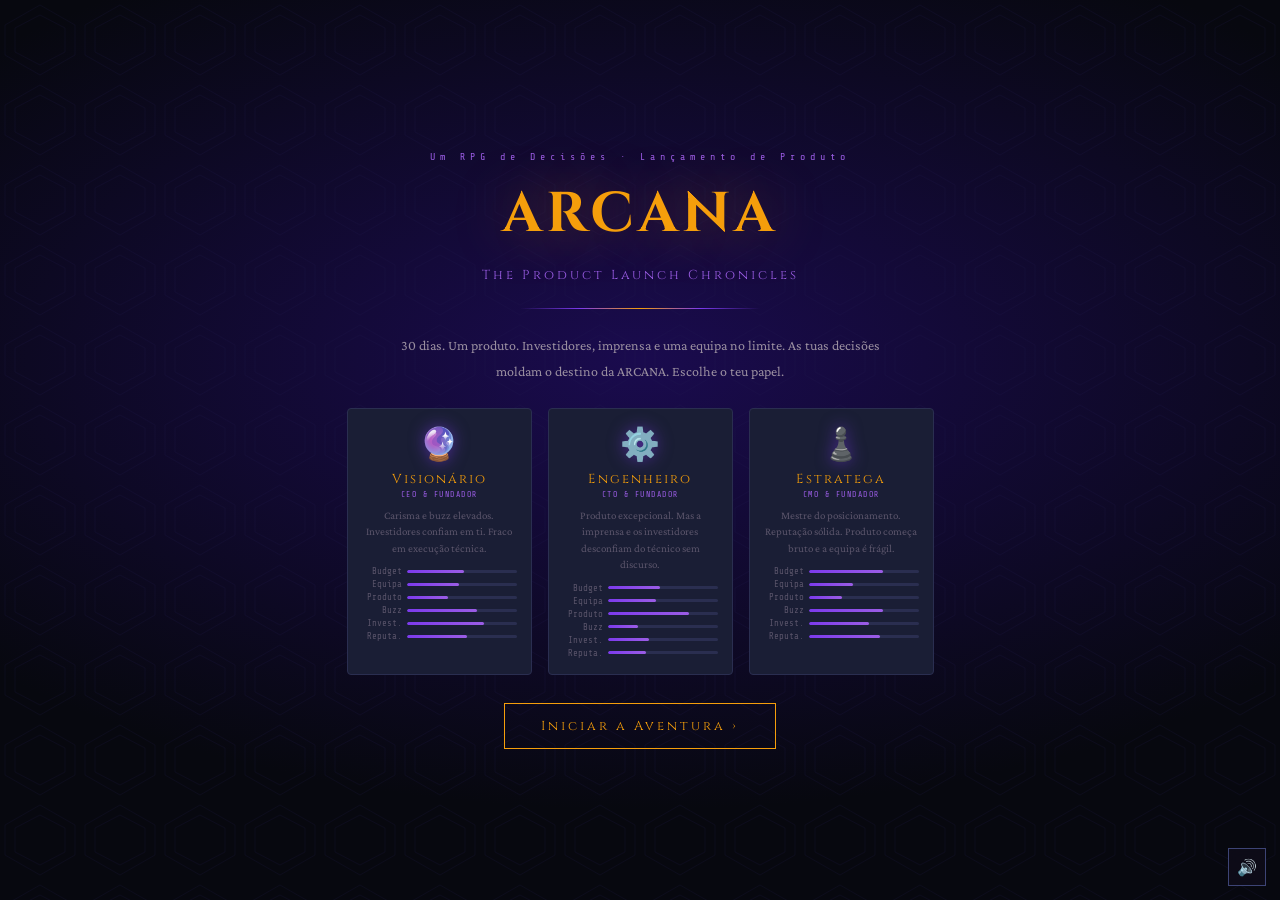
<file: RPG_Final_with_SFX.html>
<!DOCTYPE html>
<html lang="pt">
<head>
<meta charset="UTF-8">
<title>ARCANA — RPG Lançamento de Produto</title>
<style>
@import url('https://fonts.googleapis.com/css2?family=Cinzel:wght@400;600;700&family=Crimson+Pro:ital,wght@0,300;0,400;0,600;1,300;1,400&family=Share+Tech+Mono&display=swap');
:root{
  --bg:#07080F;--bg2:#0D0F1C;--bg3:#111425;
  --panel:#131629;--panel2:#1A1E35;--panel3:#1F2440;
  --border:#2A2E50;--border-hi:#3D4475;
  --violet:#7C3AED;--violet-b:#9B5DE5;--violet-dim:#4C2B9E;--violet-dark:#2D1B6E;
  --gold:#F59E0B;--gold-b:#FCD34D;--gold-dim:#92600A;--gold-dark:#4A3005;
  --text:#E2D9C5;--text-dim:#9A8FA0;--text-muted:#5A546A;
  --red:#EF4444;--red-dim:#7F1D1D;--green:#10B981;--green-dim:#064E3B;
  --blue:#3B82F6;--blue-dim:#1E3A5F;--orange:#F97316;
  --serif:'Crimson Pro',Georgia,serif;--display:'Cinzel',serif;--mono:'Share Tech Mono','Courier New',monospace;
}
*,*::before,*::after{box-sizing:border-box;margin:0;padding:0}
html,body{width:100%;height:100%;overflow:hidden}
body{font-family:var(--serif);background:var(--bg);color:var(--text);font-size:15px}
::-webkit-scrollbar{width:5px}::-webkit-scrollbar-track{background:transparent}::-webkit-scrollbar-thumb{background:var(--border-hi);border-radius:3px}
@keyframes fi{to{opacity:1}}
@keyframes slideIn{from{opacity:0;transform:translateY(8px)}to{opacity:1;transform:none}}
@keyframes popIn{from{transform:scale(0.9) translateY(16px);opacity:0}to{transform:none;opacity:1}}
@keyframes psc{0%,100%{box-shadow:0 0 8px rgba(245,158,11,0.6)}50%{box-shadow:0 0 16px rgba(245,158,11,0.9)}}
@keyframes shk{0%,100%{transform:translateX(0)}25%{transform:translateX(-6px)}75%{transform:translateX(6px)}}
@keyframes pulse{0%,100%{opacity:1}50%{opacity:0.5}}

/* ── INTRO ── */
#intro{position:fixed;inset:0;background:var(--bg);display:flex;flex-direction:column;align-items:center;justify-content:center;z-index:800}
.intro-bg{position:absolute;inset:0;background:radial-gradient(ellipse 70% 50% at 50% 40%,#1A0B4E,var(--bg));pointer-events:none}
.intro-bg::after{content:'';position:absolute;inset:0;background:url("data:image/svg+xml,%3Csvg width='80' height='80' viewBox='0 0 80 80' xmlns='http://www.w3.org/2000/svg'%3E%3Cg fill='none' stroke='%23211A50' stroke-width='0.5'%3E%3Cpolygon points='40,5 75,25 75,55 40,75 5,55 5,25'/%3E%3Cpolygon points='40,15 65,28 65,52 40,65 15,52 15,28'/%3E%3C/g%3E%3C/svg%3E");background-size:80px 80px;opacity:0.4}
.intro-wrap{position:relative;z-index:1;display:flex;flex-direction:column;align-items:center;gap:24px;max-width:720px;padding:32px 20px;text-align:center}
.intro-eyebrow{font-family:var(--mono);font-size:10px;letter-spacing:5px;color:var(--violet-b);opacity:0;animation:fi 0.6s 0.3s forwards}
.intro-title{font-family:var(--display);font-size:56px;font-weight:700;color:var(--gold);text-shadow:0 0 60px rgba(245,158,11,0.4);line-height:1;opacity:0;animation:fi 0.8s 0.7s forwards;letter-spacing:4px}
.intro-sub{font-family:var(--display);font-size:13px;letter-spacing:3px;color:var(--violet-b);opacity:0;animation:fi 0.6s 1.1s forwards}
.intro-divider{width:240px;height:1px;background:linear-gradient(90deg,transparent,var(--violet),var(--gold),var(--violet),transparent);opacity:0;animation:fi 0.6s 1.3s forwards}
.intro-desc{font-size:14px;color:var(--text-dim);line-height:1.8;opacity:0;animation:fi 0.8s 1.5s forwards;max-width:520px}
.char-grid{display:flex;gap:16px;opacity:0;animation:fi 0.8s 1.8s forwards}
.char-card{width:185px;background:var(--panel2);border:1px solid var(--border);border-radius:4px;padding:16px 14px;cursor:pointer;transition:all 0.25s;position:relative;overflow:hidden;text-align:center}
.char-card::before{content:'';position:absolute;top:0;left:0;right:0;height:2px;background:linear-gradient(90deg,transparent,var(--violet),transparent);opacity:0;transition:opacity 0.2s}
.char-card:hover{border-color:var(--violet-b);background:var(--panel3);transform:translateY(-2px)}
.char-card:hover::before,.char-card.selected::before{opacity:1}
.char-card.selected{border-color:var(--gold);background:var(--panel3)}
.char-card.selected::before{background:linear-gradient(90deg,transparent,var(--gold),transparent)}
.char-emoji{font-size:32px;margin-bottom:7px;display:block;filter:drop-shadow(0 0 8px rgba(124,58,237,0.5))}
.char-name{font-family:var(--display);font-size:13px;color:var(--gold);letter-spacing:2px;margin-bottom:2px}
.char-role{font-family:var(--mono);font-size:8px;letter-spacing:1.5px;color:var(--violet-b);text-transform:uppercase;margin-bottom:8px}
.char-desc{font-size:11px;color:var(--text-muted);line-height:1.5;margin-bottom:10px}
.char-stats-mini{display:flex;flex-direction:column;gap:3px}
.csm-row{display:flex;align-items:center;gap:5px;font-size:9px}
.csm-lbl{color:var(--text-muted);width:40px;text-align:right;font-family:var(--mono)}
.csm-bar{flex:1;height:3px;background:var(--border);border-radius:2px;overflow:hidden}
.csm-fill{height:100%;background:linear-gradient(90deg,var(--violet),var(--violet-b));border-radius:2px}
.intro-start{margin-top:4px;padding:13px 36px;background:transparent;border:1px solid var(--gold);color:var(--gold);font-family:var(--display);font-size:13px;letter-spacing:3px;cursor:pointer;transition:all 0.25s;opacity:0;animation:fi 0.6s 2s forwards}
.intro-start:hover{background:rgba(245,158,11,0.08);box-shadow:0 0 24px rgba(245,158,11,0.2)}
.intro-start:disabled{opacity:0.3;cursor:not-allowed}

/* ── GAME ── */
#game{position:fixed;inset:0;display:none;flex-direction:column;background:var(--bg)}
#game.active{display:flex}
#topbar{height:50px;flex-shrink:0;background:linear-gradient(180deg,#0D0F1E,#111425);border-bottom:1px solid var(--border-hi);display:flex;align-items:center;padding:0 16px;gap:12px;position:relative;z-index:100}
#topbar::after{content:'';position:absolute;bottom:-1px;left:0;right:0;height:1px;background:linear-gradient(90deg,transparent,var(--violet) 30%,var(--gold) 70%,transparent);opacity:0.4}
.tb-game-title{font-family:var(--display);font-size:15px;color:var(--gold);letter-spacing:3px}
.tb-sep{width:1px;height:26px;background:var(--border-hi)}
.tb-act{font-family:var(--mono);font-size:9px;letter-spacing:2px;color:var(--violet-b);text-transform:uppercase}
.stat-chips{display:flex;gap:8px;margin-left:auto;flex-wrap:wrap}
.sc{display:flex;align-items:center;gap:5px;background:var(--panel2);border:1px solid var(--border);border-radius:3px;padding:4px 9px}
.sc-icon{font-size:11px}
.sc-val{font-family:var(--mono);font-size:10px;color:var(--text);min-width:24px;text-align:right}
.sc-bar{width:44px;height:3px;background:var(--border);border-radius:2px;overflow:hidden}
.sc-fill{height:100%;border-radius:2px;transition:width 0.6s cubic-bezier(.22,.68,0,1.2)}
.sc-fill.budget{background:linear-gradient(90deg,#F59E0B,#FCD34D)}
.sc-fill.team{background:linear-gradient(90deg,#10B981,#34D399)}
.sc-fill.product{background:linear-gradient(90deg,#7C3AED,#A78BFA)}
.sc-fill.buzz{background:linear-gradient(90deg,#3B82F6,#93C5FD)}
.sc-fill.invest{background:linear-gradient(90deg,#F97316,#FB923C)}
.sc-fill.rep{background:linear-gradient(90deg,#EC4899,#F472B6)}
.sc.low .sc-fill{background:linear-gradient(90deg,var(--red),#F87171)!important}
#main{flex:1;display:flex;overflow:hidden}
#char-panel{width:196px;flex-shrink:0;background:var(--panel);border-right:1px solid var(--border);display:flex;flex-direction:column;overflow:hidden}
.cp-portrait{height:135px;background:radial-gradient(ellipse at 50% 60%,var(--violet-dark),var(--bg2));display:flex;flex-direction:column;align-items:center;justify-content:center;border-bottom:1px solid var(--border);position:relative;overflow:hidden}
.cp-portrait::before{content:'';position:absolute;inset:0;background:url("data:image/svg+xml,%3Csvg width='60' height='60' viewBox='0 0 60 60' xmlns='http://www.w3.org/2000/svg'%3E%3Cpolygon points='30,4 56,19 56,41 30,56 4,41 4,19' fill='none' stroke='%233D2080' stroke-width='0.8'/%3E%3C/svg%3E");background-size:60px 60px;opacity:0.5}
.cp-emoji{font-size:44px;filter:drop-shadow(0 0 16px rgba(124,58,237,0.6));position:relative;z-index:1}
.cp-name{font-family:var(--display);font-size:11px;color:var(--gold);letter-spacing:2px;margin-top:5px;position:relative;z-index:1}
.cp-role{font-family:var(--mono);font-size:8px;letter-spacing:1.5px;color:var(--violet-b);text-transform:uppercase;position:relative;z-index:1;margin-top:2px}
.cp-stats{padding:12px;flex:1;overflow-y:auto}
.cps-title{font-family:var(--mono);font-size:8px;letter-spacing:2px;color:var(--text-muted);text-transform:uppercase;margin-bottom:8px}
.cps-row{margin-bottom:8px}
.cps-lbl{display:flex;justify-content:space-between;font-size:9px;color:var(--text-dim);margin-bottom:3px;font-family:var(--mono)}
.cps-lbl span:last-child{color:var(--text)}
.cps-bar{height:6px;background:var(--bg3);border-radius:3px;overflow:hidden;border:1px solid var(--border)}
.cps-fill{height:100%;border-radius:2px;transition:width 0.7s cubic-bezier(.22,.68,0,1.2)}
.cps-fill.budget{background:linear-gradient(90deg,var(--gold-dim),var(--gold))}
.cps-fill.team{background:linear-gradient(90deg,var(--green-dim),var(--green))}
.cps-fill.product{background:linear-gradient(90deg,var(--violet-dim),var(--violet-b))}
.cps-fill.buzz{background:linear-gradient(90deg,var(--blue-dim),var(--blue))}
.cps-fill.invest{background:linear-gradient(90deg,#7A3000,var(--orange))}
.cps-fill.rep{background:linear-gradient(90deg,#700040,#EC4899)}
.cps-fill.low{background:linear-gradient(90deg,var(--red-dim),var(--red))!important}
.cp-divider{height:1px;background:var(--border);margin:0 12px}
.cp-trait{padding:10px 12px;font-size:10px;color:var(--text-muted);line-height:1.6;font-style:italic}
#narrative-panel{flex:1;display:flex;flex-direction:column;overflow:hidden}
.np-header{height:50px;flex-shrink:0;background:var(--panel);border-bottom:1px solid var(--border);padding:0 22px;display:flex;align-items:center;gap:12px}
.np-location{font-family:var(--mono);font-size:9px;letter-spacing:1.5px;color:var(--text-muted);text-transform:uppercase}
.np-title{font-family:var(--display);font-size:16px;color:var(--text);letter-spacing:1px;margin-left:auto;margin-right:auto}
.np-scene{font-family:var(--mono);font-size:9px;color:var(--violet-b);letter-spacing:1px}
.np-body{flex:1;overflow-y:auto;padding:24px 28px 20px;background:radial-gradient(ellipse 80% 60% at 50% 20%,#111425,var(--bg2))}
.np-act-tag{font-family:var(--display);font-size:10px;letter-spacing:4px;color:var(--violet-b);text-transform:uppercase;margin-bottom:6px}
.np-narrative-text{font-family:var(--serif);font-size:15px;line-height:1.9;color:var(--text);margin-bottom:24px;max-width:620px}
.np-narrative-text em{color:var(--gold);font-style:italic}
.np-divider{display:flex;align-items:center;gap:12px;margin-bottom:20px}
.np-divider::before,.np-divider::after{content:'';flex:1;height:1px;background:linear-gradient(90deg,transparent,var(--border-hi))}
.np-divider span{font-family:var(--mono);font-size:9px;letter-spacing:2px;color:var(--violet-b);white-space:nowrap}
.choices-grid{display:flex;flex-direction:column;gap:11px;max-width:620px}
.choice-btn{background:var(--panel2);border:1px solid var(--border);border-radius:4px;padding:15px 17px;cursor:pointer;transition:all 0.2s;text-align:left;position:relative;overflow:hidden;display:flex;gap:13px;align-items:flex-start}
.choice-btn::before{content:'';position:absolute;left:0;top:0;bottom:0;width:2px;background:var(--violet);transform:scaleY(0);transition:transform 0.2s;transform-origin:bottom}
.choice-btn:hover{border-color:var(--violet-b);background:var(--panel3)}
.choice-btn:hover::before{transform:scaleY(1)}
.choice-btn:disabled{opacity:0.35;cursor:not-allowed;pointer-events:none}
.cb-icon{font-size:20px;flex-shrink:0;width:30px;text-align:center;margin-top:2px}
.cb-content{flex:1}
.cb-top{display:flex;align-items:center;gap:8px;margin-bottom:3px}
.cb-text{font-family:var(--display);font-size:12px;color:var(--text);letter-spacing:0.5px}
.cb-tag{font-family:var(--mono);font-size:8px;letter-spacing:1px;padding:2px 7px;background:var(--violet-dark);color:var(--violet-b);border-radius:2px}
.cb-cost{font-family:var(--mono);font-size:9px;color:var(--text-muted);margin-bottom:5px}
.cb-effects{display:flex;gap:7px;flex-wrap:wrap}
.eff{font-family:var(--mono);font-size:9px;padding:2px 6px;border-radius:2px}
.eff.pos{background:rgba(16,185,129,0.12);color:#34D399}
.eff.neg{background:rgba(239,68,68,0.12);color:#F87171}
.consequence-box{background:var(--panel);border:1px solid var(--violet-dim);border-left:3px solid var(--violet);padding:14px 16px;margin-top:18px;max-width:620px;display:none}
.consequence-box.show{display:block;animation:slideIn 0.4s}
.cbox-label{font-family:var(--mono);font-size:9px;letter-spacing:2px;color:var(--violet-b);margin-bottom:5px}
.cbox-text{font-family:var(--serif);font-size:13px;color:var(--text-dim);line-height:1.7;font-style:italic}
.np-next-btn{margin-top:20px;padding:10px 28px;background:transparent;border:1px solid var(--gold);color:var(--gold);font-family:var(--display);font-size:11px;letter-spacing:2px;cursor:pointer;transition:all 0.2s;display:none;max-width:200px}
.np-next-btn:hover{background:rgba(245,158,11,0.08)}
.np-next-btn.show{display:block;animation:fi 0.5s forwards}
.np-begin-btn{padding:12px 32px;background:transparent;border:1px solid var(--violet-b);color:var(--violet-b);font-family:var(--display);font-size:11px;letter-spacing:2px;cursor:pointer;transition:all 0.2s;margin-top:6px}
.np-begin-btn:hover{background:rgba(124,58,237,0.1)}
#right-panel{width:230px;flex-shrink:0;background:var(--panel);border-left:1px solid var(--border);display:flex;flex-direction:column;overflow:hidden}
.rp-section{padding:12px;border-bottom:1px solid var(--border)}
.rp-title{font-family:var(--mono);font-size:8px;letter-spacing:2.5px;color:var(--text-muted);text-transform:uppercase;margin-bottom:8px}
.rp-clock{font-family:var(--display);font-size:24px;color:var(--gold);text-align:center;letter-spacing:2px;text-shadow:0 0 20px rgba(245,158,11,0.3)}
.rp-clock-sub{font-family:var(--mono);font-size:9px;color:var(--text-muted);text-align:center;letter-spacing:1px;margin-top:2px}
.rp-resource{display:flex;align-items:center;gap:7px;margin-bottom:7px}
.rp-res-icon{font-size:13px;width:18px;text-align:center}
.rp-res-name{font-size:10px;color:var(--text-muted);font-family:var(--mono);flex:1}
.rp-res-val{font-family:var(--mono);font-size:10px;color:var(--text)}
.rp-rep-row{display:flex;align-items:center;gap:7px;margin-bottom:5px}
.rp-rep-icon{font-size:13px;width:18px;text-align:center}
.rp-rep-name{font-size:9px;color:var(--text-muted);font-family:var(--mono);flex:1;letter-spacing:0.5px}
.rp-rep-bar{width:50px;height:5px;background:var(--bg3);border-radius:2px;overflow:hidden}
.rp-rep-fill{height:100%;border-radius:2px;transition:width 0.6s}
.rp-rep-fill.invest-f{background:linear-gradient(90deg,#7A3000,var(--orange))}
.rp-rep-fill.rep-f{background:linear-gradient(90deg,#700040,#EC4899)}
.rp-rep-fill.low-f{background:var(--red)!important}
.rp-rep-val{font-family:var(--mono);font-size:9px;color:var(--text);min-width:20px;text-align:right}
.event-log{flex:1;overflow-y:auto}
.event-item{padding:9px 12px;border-bottom:1px solid var(--border);font-size:11px;line-height:1.5;color:var(--text-dim);position:relative}
.event-item::before{content:'';position:absolute;left:0;top:0;bottom:0;width:2px}
.event-item.neutral::before{background:var(--border-hi)}
.event-item.good::before{background:var(--green)}
.event-item.bad::before{background:var(--red)}
.event-item.choice::before{background:var(--violet)}
.event-item.warn::before{background:var(--gold)}
.event-item.alert::before{background:var(--orange)}
.ev-time{font-family:var(--mono);font-size:8px;color:var(--text-muted);margin-bottom:1px}
#bottombar{height:40px;flex-shrink:0;background:linear-gradient(0deg,#0A0C18,#0F1120);border-top:1px solid var(--border-hi);display:flex;align-items:center;padding:0 16px;gap:8px;position:relative}
#bottombar::before{content:'';position:absolute;top:0;left:0;right:0;height:1px;background:linear-gradient(90deg,transparent,var(--violet) 30%,var(--gold) 70%,transparent);opacity:0.3}
.progress-scenes{display:flex;gap:5px;align-items:center}
.ps-dot{width:9px;height:9px;border-radius:50%;border:1.5px solid var(--border-hi);background:var(--bg);transition:all 0.4s}
.ps-dot.done{background:var(--violet);border-color:var(--violet);box-shadow:0 0 8px rgba(124,58,237,0.6)}
.ps-dot.current{background:var(--gold);border-color:var(--gold);box-shadow:0 0 10px rgba(245,158,11,0.7);animation:psc 2s infinite}
.ps-dot.special{background:var(--orange);border-color:var(--orange);box-shadow:0 0 8px rgba(249,115,22,0.7)}
.ps-label{font-family:var(--mono);font-size:8px;color:var(--text-muted);letter-spacing:1px;margin-left:4px}
.bb-right{margin-left:auto;display:flex;align-items:center;gap:6px}
.bb-btn{background:transparent;border:1px solid var(--border);color:var(--text-muted);font-family:var(--mono);font-size:8px;letter-spacing:1px;padding:4px 11px;cursor:pointer;transition:all 0.15s;text-transform:uppercase}
.bb-btn:hover{border-color:var(--violet-b);color:var(--violet-b)}

/* ── OVERLAY BASE ── */
.overlay{position:fixed;inset:0;z-index:600;display:none;align-items:center;justify-content:center}
.overlay.open{display:flex}
.overlay-blur{background:rgba(0,0,0,0.75);backdrop-filter:blur(10px)}

/* ── HISTORY ── */
#history-overlay{background:rgba(0,0,0,0.7);backdrop-filter:blur(8px)}
#history-box{background:var(--panel);border:1px solid var(--border-hi);width:600px;max-height:75vh;display:flex;flex-direction:column;box-shadow:0 24px 60px rgba(0,0,0,0.8);animation:popIn 0.3s cubic-bezier(.22,.68,0,1.15)}
.hb-head{background:var(--panel2);border-bottom:1px solid var(--border);padding:14px 20px;display:flex;align-items:center;justify-content:space-between}
.hb-title{font-family:var(--display);font-size:14px;color:var(--gold);letter-spacing:2px}
.hb-x{cursor:pointer;font-family:var(--mono);color:var(--text-muted);font-size:14px;padding:2px 8px;border:1px solid var(--border);transition:all 0.15s}
.hb-x:hover{color:var(--red);border-color:var(--red)}
.hb-body{overflow-y:auto;padding:16px}
.hb-empty{font-family:var(--serif);font-style:italic;color:var(--text-muted);text-align:center;padding:28px;font-size:14px}
.hist-entry{border:1px solid var(--border);border-left:3px solid var(--violet);margin-bottom:10px;background:var(--panel2)}
.he-head{padding:9px 13px;background:var(--panel3);border-bottom:1px solid var(--border);display:flex;align-items:center;gap:9px}
.he-scene{font-family:var(--display);font-size:11px;color:var(--gold);letter-spacing:1.5px}
.he-act{font-family:var(--mono);font-size:8px;color:var(--violet-b);letter-spacing:1px;margin-left:auto}
.he-body{padding:11px 13px}
.he-choice{font-family:var(--serif);font-size:13px;color:var(--text);margin-bottom:5px}
.he-choice strong{color:var(--gold)}
.he-consequence{font-family:var(--serif);font-size:12px;color:var(--text-dim);font-style:italic;line-height:1.6;margin-bottom:7px}
.he-effects{display:flex;gap:6px;flex-wrap:wrap}

/* ── TEAM EVENT MODAL ── */
#team-modal{background:rgba(0,0,0,0.8);backdrop-filter:blur(12px)}
#team-box{background:var(--panel);border:1px solid var(--border-hi);width:560px;box-shadow:0 24px 60px rgba(0,0,0,0.9);animation:popIn 0.3s cubic-bezier(.22,.68,0,1.15);overflow:hidden}
.team-box-header{background:linear-gradient(135deg,#1A1E35,#0F1120);border-bottom:1px solid var(--border);padding:18px 24px;position:relative}
.team-box-header::before{content:'';position:absolute;top:0;left:0;right:0;height:2px;background:linear-gradient(90deg,transparent,var(--orange),transparent)}
.team-interrupt{font-family:var(--mono);font-size:9px;letter-spacing:3px;color:var(--orange);text-transform:uppercase;margin-bottom:6px;display:flex;align-items:center;gap:6px}
.team-interrupt::before{content:'';width:6px;height:6px;background:var(--orange);border-radius:50%;animation:pulse 1.2s infinite}
.team-box-title{font-family:var(--display);font-size:18px;color:var(--text);letter-spacing:1px}
.team-box-who{font-family:var(--mono);font-size:10px;color:var(--text-muted);margin-top:3px}
.team-box-body{padding:22px 24px}
.team-situation{font-family:var(--serif);font-size:15px;line-height:1.85;color:var(--text);margin-bottom:22px;padding:16px;background:var(--bg3);border-left:3px solid var(--orange)}
.team-choices{display:flex;flex-direction:column;gap:10px}
.team-choice-btn{background:var(--panel2);border:1px solid var(--border);padding:14px 16px;cursor:pointer;transition:all 0.2s;text-align:left;display:flex;gap:12px;align-items:flex-start;position:relative;overflow:hidden}
.team-choice-btn::before{content:'';position:absolute;left:0;top:0;bottom:0;width:2px;background:var(--orange);transform:scaleY(0);transition:transform 0.2s;transform-origin:bottom}
.team-choice-btn:hover{border-color:var(--orange);background:var(--panel3)}
.team-choice-btn:hover::before{transform:scaleY(1)}
.team-choice-btn:disabled{opacity:0.35;cursor:not-allowed;pointer-events:none}
.tcb-icon{font-size:18px;flex-shrink:0;margin-top:2px}
.tcb-body{flex:1}
.tcb-text{font-family:var(--display);font-size:12px;color:var(--text);margin-bottom:3px}
.tcb-effs{display:flex;gap:6px;flex-wrap:wrap}
.team-feedback{display:none;padding:14px 16px;background:var(--bg3);border:1px solid var(--border);border-left:3px solid var(--green);margin-top:12px;animation:slideIn 0.3s}
.team-feedback.show{display:block}
.team-feedback.bad-fb{border-left-color:var(--red)}
.tf-grade{font-family:var(--mono);font-size:9px;letter-spacing:2px;margin-bottom:5px}
.tf-grade.good-g{color:var(--green)}
.tf-grade.bad-g{color:var(--red)}
.tf-note{font-family:var(--serif);font-size:13px;color:var(--text-dim);line-height:1.6;font-style:italic}
.team-continue-btn{display:none;margin-top:14px;padding:9px 24px;background:transparent;border:1px solid var(--text-muted);color:var(--text-muted);font-family:var(--mono);font-size:9px;letter-spacing:2px;cursor:pointer;transition:all 0.2s}
.team-continue-btn:hover{border-color:var(--violet-b);color:var(--violet-b)}
.team-continue-btn.show{display:inline-block}

/* ── INVESTOR MEETING MODAL ── */
#invest-modal{background:rgba(0,0,0,0.88);backdrop-filter:blur(14px)}
#invest-box{background:var(--panel);border:1px solid var(--border-hi);width:640px;max-height:90vh;display:flex;flex-direction:column;box-shadow:0 24px 70px rgba(0,0,0,0.95);animation:popIn 0.3s cubic-bezier(.22,.68,0,1.15);overflow:hidden}
.invest-header{background:linear-gradient(135deg,#0A0D1A,#131629);border-bottom:1px solid var(--border-hi);padding:20px 26px;position:relative}
.invest-header::before{content:'';position:absolute;top:0;left:0;right:0;height:2px;background:linear-gradient(90deg,transparent,var(--gold),transparent)}
.invest-eyebrow{font-family:var(--mono);font-size:9px;letter-spacing:3px;color:var(--gold-dim);text-transform:uppercase;margin-bottom:6px}
.invest-title{font-family:var(--display);font-size:22px;color:var(--gold);letter-spacing:2px;margin-bottom:3px}
.invest-sub{font-family:var(--mono);font-size:10px;color:var(--text-muted)}
.invest-score-wrap{display:flex;align-items:center;gap:10px;margin-top:14px}
.invest-score-lbl{font-family:var(--mono);font-size:9px;letter-spacing:1.5px;color:var(--text-muted);text-transform:uppercase}
.invest-score-dots{display:flex;gap:6px}
.isd{width:12px;height:12px;border-radius:50%;border:1.5px solid var(--gold-dim);background:var(--bg3);transition:all 0.4s}
.isd.filled{background:var(--gold);border-color:var(--gold);box-shadow:0 0 8px rgba(245,158,11,0.6)}
.invest-mood{font-family:var(--mono);font-size:10px;color:var(--text-dim);margin-left:auto;letter-spacing:0.5px}
.invest-body{padding:24px 26px;overflow-y:auto;flex:1}
.invest-progress{font-family:var(--mono);font-size:9px;color:var(--text-muted);letter-spacing:2px;text-transform:uppercase;margin-bottom:14px}
.invest-investor{display:flex;gap:14px;align-items:flex-start;margin-bottom:18px;padding:16px;background:var(--bg3);border:1px solid var(--border);border-left:3px solid var(--gold)}
.inv-avatar{font-size:28px;flex-shrink:0;filter:drop-shadow(0 0 8px rgba(245,158,11,0.3))}
.inv-who{flex:1}
.inv-name{font-family:var(--display);font-size:12px;color:var(--gold);margin-bottom:3px}
.inv-role{font-family:var(--mono);font-size:9px;color:var(--text-muted);margin-bottom:8px;letter-spacing:0.5px}
.inv-question{font-family:var(--serif);font-size:15px;color:var(--text);line-height:1.8;font-style:italic}
.invest-choices{display:flex;flex-direction:column;gap:10px}
.inv-choice-btn{background:var(--panel2);border:1px solid var(--border);padding:14px 16px;cursor:pointer;transition:all 0.2s;text-align:left;position:relative;overflow:hidden}
.inv-choice-btn::before{content:'';position:absolute;left:0;top:0;bottom:0;width:2px;background:var(--gold);transform:scaleY(0);transition:transform 0.2s;transform-origin:bottom}
.inv-choice-btn:hover{border-color:var(--gold-dim);background:var(--panel3)}
.inv-choice-btn:hover::before{transform:scaleY(1)}
.inv-choice-btn:disabled{opacity:0.35;cursor:not-allowed;pointer-events:none}
.icb-text{font-family:var(--serif);font-size:13px;color:var(--text);line-height:1.6}
.icb-note{font-family:var(--mono);font-size:9px;color:var(--text-muted);margin-top:5px}
.invest-result{display:none;padding:20px 26px;background:var(--bg3);border-top:1px solid var(--border)}
.invest-result.show{display:block;animation:slideIn 0.4s}
.ir-grade{font-family:var(--display);font-size:20px;margin-bottom:8px;letter-spacing:2px}
.ir-grade.excellent{color:var(--green)}
.ir-grade.good{color:var(--gold)}
.ir-grade.poor{color:var(--red)}
.ir-note{font-family:var(--serif);font-size:14px;color:var(--text-dim);line-height:1.7;margin-bottom:12px;font-style:italic}
.ir-effects{display:flex;gap:8px;flex-wrap:wrap;margin-bottom:16px}
.ir-continue-btn{padding:10px 26px;background:transparent;border:1px solid var(--gold);color:var(--gold);font-family:var(--display);font-size:11px;letter-spacing:2px;cursor:pointer;transition:all 0.2s}
.ir-continue-btn:hover{background:rgba(245,158,11,0.08)}

/* ── PRESS CONFERENCE MODAL ── */
#press-modal{background:rgba(0,0,0,0.85);backdrop-filter:blur(12px)}
#press-box{background:var(--panel);border:1px solid var(--border-hi);width:640px;max-height:92vh;display:flex;flex-direction:column;box-shadow:0 24px 70px rgba(0,0,0,0.9);animation:popIn 0.3s cubic-bezier(.22,.68,0,1.15);overflow:hidden}
.press-header{background:linear-gradient(135deg,#0E1020,#141830);border-bottom:1px solid var(--border-hi);padding:18px 24px;position:relative}
.press-header::before{content:'';position:absolute;top:0;left:0;right:0;height:2px;background:linear-gradient(90deg,transparent,var(--blue),transparent)}
.press-eyebrow{font-family:var(--mono);font-size:9px;letter-spacing:3px;color:var(--blue);text-transform:uppercase;margin-bottom:5px}
.press-title{font-family:var(--display);font-size:21px;color:var(--text);letter-spacing:1px;margin-bottom:12px}
.sentiment-wrap{display:flex;align-items:center;gap:10px}
.sentiment-lbl{font-family:var(--mono);font-size:9px;letter-spacing:1.5px;color:var(--text-muted);text-transform:uppercase;white-space:nowrap}
.sentiment-track{flex:1;height:8px;background:var(--bg3);border-radius:4px;overflow:hidden;border:1px solid var(--border)}
.sentiment-fill{height:100%;border-radius:3px;transition:width 0.8s cubic-bezier(.22,.68,0,1.2),background 0.5s}
.sentiment-val{font-family:var(--mono);font-size:11px;min-width:30px;text-align:right}
.press-q-num{font-family:var(--mono);font-size:9px;letter-spacing:2px;color:var(--blue);text-transform:uppercase;margin-bottom:8px}
.press-body{padding:22px 24px;overflow-y:auto;flex:1}
.press-journalist{display:flex;gap:14px;align-items:flex-start;margin-bottom:20px;padding:14px;background:var(--bg3);border:1px solid var(--border);border-left:3px solid var(--blue)}
.pj-avatar{font-size:26px;flex-shrink:0}
.pj-info{flex:1}
.pj-name{font-family:var(--display);font-size:11px;color:var(--blue);margin-bottom:2px}
.pj-outlet{font-family:var(--mono);font-size:9px;color:var(--text-muted);margin-bottom:7px;letter-spacing:0.5px}
.pj-question{font-family:var(--serif);font-size:15px;color:var(--text);line-height:1.8;font-style:italic}
.press-choices{display:flex;flex-direction:column;gap:10px}
.press-choice-btn{background:var(--panel2);border:1px solid var(--border);padding:14px 16px;cursor:pointer;transition:all 0.2s;text-align:left;position:relative;overflow:hidden}
.press-choice-btn::before{content:'';position:absolute;left:0;top:0;bottom:0;width:2px;background:var(--blue);transform:scaleY(0);transition:transform 0.2s;transform-origin:bottom}
.press-choice-btn:hover{border-color:var(--blue);background:var(--panel3)}
.press-choice-btn:hover::before{transform:scaleY(1)}
.press-choice-btn:disabled{opacity:0.35;cursor:not-allowed;pointer-events:none}
.pcb-text{font-family:var(--serif);font-size:13px;color:var(--text);line-height:1.6}
.press-feedback{display:none;margin-top:12px;padding:12px 14px;border:1px solid var(--border);animation:slideIn 0.3s}
.press-feedback.show{display:block}
.pf-reaction{font-family:var(--mono);font-size:9px;letter-spacing:2px;margin-bottom:4px}
.pf-reaction.pos{color:var(--green)}
.pf-reaction.neg{color:var(--red)}
.pf-note{font-family:var(--serif);font-size:12px;color:var(--text-dim);font-style:italic;line-height:1.6}
.press-next-q{display:none;margin-top:12px;padding:9px 22px;background:transparent;border:1px solid var(--blue);color:var(--blue);font-family:var(--mono);font-size:9px;letter-spacing:2px;cursor:pointer;transition:all 0.2s}
.press-next-q:hover{background:rgba(59,130,246,0.08)}
.press-next-q.show{display:inline-block}
.press-result{display:none;padding:18px 24px;background:var(--bg3);border-top:1px solid var(--border)}
.press-result.show{display:block;animation:slideIn 0.4s}
.pr-headline{font-family:var(--display);font-size:18px;margin-bottom:8px;letter-spacing:1px}
.pr-headline.positive{color:var(--green)}
.pr-headline.neutral{color:var(--gold)}
.pr-headline.negative{color:var(--red)}
.pr-note{font-family:var(--serif);font-size:14px;color:var(--text-dim);line-height:1.7;margin-bottom:12px;font-style:italic}
.pr-effects{display:flex;gap:8px;flex-wrap:wrap;margin-bottom:14px}
.pr-continue-btn{padding:9px 24px;background:transparent;border:1px solid var(--text-dim);color:var(--text-dim);font-family:var(--mono);font-size:9px;letter-spacing:2px;cursor:pointer;transition:all 0.2s}
.pr-continue-btn:hover{border-color:var(--violet-b);color:var(--violet-b)}

/* ── NOTIFICATION ── */
#notif{position:fixed;top:58px;right:18px;background:var(--panel2);border:1px solid var(--border-hi);border-left:3px solid var(--violet);padding:12px 16px;min-width:260px;max-width:320px;z-index:700;transform:translateX(130%);transition:transform 0.3s cubic-bezier(.22,.68,0,1.2);box-shadow:0 8px 28px rgba(0,0,0,0.6)}
#notif.show{transform:translateX(0)}
#notif.good{border-left-color:var(--green)}
#notif.bad{border-left-color:var(--red)}
#notif.warn{border-left-color:var(--gold)}
#notif.alert{border-left-color:var(--orange)}
.nt-title{font-family:var(--mono);font-size:8px;letter-spacing:2px;color:var(--violet-b);margin-bottom:4px;text-transform:uppercase}
#notif.good .nt-title{color:var(--green)}
#notif.bad .nt-title{color:var(--red)}
#notif.warn .nt-title{color:var(--gold)}
#notif.alert .nt-title{color:var(--orange)}
#n-text{font-size:12px;color:var(--text-dim);line-height:1.6;font-family:var(--serif)}

/* ── ENDING ── */
#ending{position:fixed;inset:0;background:var(--bg);display:none;flex-direction:column;z-index:900;overflow-y:auto}
#ending.active{display:flex}
.end-bg{position:fixed;inset:0;background:radial-gradient(ellipse 70% 50% at 50% 20%,#1A0B4E,var(--bg));pointer-events:none;z-index:0}
.end-wrap{position:relative;z-index:1;display:flex;flex-direction:column;align-items:center;gap:0;max-width:900px;width:100%;margin:0 auto;padding:48px 32px 60px}

/* Hero block */
.end-hero{display:flex;flex-direction:column;align-items:center;gap:14px;text-align:center;margin-bottom:32px}
.end-tag{font-family:var(--mono);font-size:10px;letter-spacing:4px;color:var(--violet-b);text-transform:uppercase}
.end-title{font-family:var(--display);font-size:52px;font-weight:700;letter-spacing:3px;line-height:1.1}
.end-title.legendary{color:var(--gold);text-shadow:0 0 80px rgba(245,158,11,0.5),0 0 160px rgba(245,158,11,0.15)}
.end-title.solid{color:var(--violet-b);text-shadow:0 0 60px rgba(124,58,237,0.4)}
.end-title.survive{color:var(--blue);text-shadow:0 0 60px rgba(59,130,246,0.4)}
.end-title.fail{color:var(--red);text-shadow:0 0 60px rgba(239,68,68,0.4)}
.end-verdict{font-family:var(--display);font-size:13px;letter-spacing:3px;padding:5px 16px;border-radius:2px;text-transform:uppercase}
.end-verdict.legendary{background:rgba(245,158,11,0.1);color:var(--gold);border:1px solid rgba(245,158,11,0.3)}
.end-verdict.solid{background:rgba(124,58,237,0.1);color:var(--violet-b);border:1px solid rgba(124,58,237,0.3)}
.end-verdict.survive{background:rgba(59,130,246,0.1);color:var(--blue);border:1px solid rgba(59,130,246,0.3)}
.end-verdict.fail{background:rgba(239,68,68,0.1);color:var(--red);border:1px solid rgba(239,68,68,0.3)}
.end-divider{width:100%;height:1px;background:linear-gradient(90deg,transparent,var(--border-hi) 20%,var(--border-hi) 80%,transparent);margin:8px 0}

/* Epilogue narrative */
.end-section{width:100%;margin-bottom:28px}
.end-section-title{font-family:var(--mono);font-size:9px;letter-spacing:3px;color:var(--text-muted);text-transform:uppercase;margin-bottom:14px;display:flex;align-items:center;gap:10px}
.end-section-title::after{content:'';flex:1;height:1px;background:var(--border)}
.end-epilogue{background:var(--panel2);border:1px solid var(--border);border-left:3px solid var(--violet);padding:22px 24px}
.end-epilogue p{font-family:var(--serif);font-size:15px;line-height:1.95;color:var(--text);margin-bottom:14px}
.end-epilogue p:last-child{margin-bottom:0}
.end-epilogue em{color:var(--gold);font-style:italic}
.end-epilogue strong{color:var(--text)}
.ep-outcome{background:var(--bg3);border:1px solid var(--border-hi);padding:14px 18px;margin-top:14px;font-family:var(--mono);font-size:10px;letter-spacing:0.5px;color:var(--text-dim);line-height:1.8}
.ep-outcome-label{font-size:8px;letter-spacing:2px;color:var(--violet-b);text-transform:uppercase;margin-bottom:6px}

/* Metrics grid */
.metrics-grid{display:grid;grid-template-columns:repeat(3,1fr);gap:10px;width:100%;margin-bottom:28px}
.metric-card{background:var(--panel2);border:1px solid var(--border);padding:16px 14px;position:relative;overflow:hidden}
.metric-card::before{content:'';position:absolute;top:0;left:0;right:0;height:2px}
.metric-card.mc-green::before{background:linear-gradient(90deg,transparent,var(--green),transparent)}
.metric-card.mc-red::before{background:linear-gradient(90deg,transparent,var(--red),transparent)}
.metric-card.mc-gold::before{background:linear-gradient(90deg,transparent,var(--gold),transparent)}
.metric-card.mc-blue::before{background:linear-gradient(90deg,transparent,var(--blue),transparent)}
.metric-card.mc-violet::before{background:linear-gradient(90deg,transparent,var(--violet-b),transparent)}
.metric-card.mc-orange::before{background:linear-gradient(90deg,transparent,var(--orange),transparent)}
.mc-header{display:flex;align-items:center;gap:8px;margin-bottom:10px}
.mc-icon{font-size:16px}
.mc-label{font-family:var(--mono);font-size:8px;letter-spacing:2px;color:var(--text-muted);text-transform:uppercase;flex:1}
.mc-score{font-family:var(--display);font-size:10px;color:var(--text-dim)}
.mc-value{font-family:var(--display);font-size:22px;font-weight:700;margin-bottom:4px;line-height:1}
.mc-value.good{color:var(--green)}
.mc-value.warn{color:var(--gold)}
.mc-value.bad{color:var(--red)}
.mc-unit{font-family:var(--mono);font-size:8px;color:var(--text-muted);letter-spacing:1px;margin-bottom:8px}
.mc-bar{height:4px;background:var(--bg3);border-radius:2px;overflow:hidden;margin-bottom:8px}
.mc-bar-fill{height:100%;border-radius:2px;transition:width 1.2s cubic-bezier(.22,.68,0,1.2)}
.mc-detail{font-family:var(--serif);font-size:12px;color:var(--text-dim);line-height:1.6;font-style:italic}

/* Decisions summary */
.decisions-row{display:grid;grid-template-columns:repeat(2,1fr);gap:10px;width:100%;margin-bottom:28px}
.dec-card{background:var(--panel2);border:1px solid var(--border);padding:14px 16px}
.dec-stat-val{font-family:var(--display);font-size:28px;font-weight:700;color:var(--violet-b)}
.dec-stat-lbl{font-family:var(--mono);font-size:8px;letter-spacing:2px;color:var(--text-muted);text-transform:uppercase;margin-top:3px}
.dec-stat-detail{font-family:var(--serif);font-size:12px;color:var(--text-dim);margin-top:6px;font-style:italic}

/* Improvement tips */
.tips-list{display:flex;flex-direction:column;gap:10px;width:100%;margin-bottom:32px}
.tip-item{background:var(--panel2);border:1px solid var(--border);border-left:3px solid;padding:14px 18px;display:flex;gap:14px;align-items:flex-start}
.tip-item.tip-budget{border-left-color:var(--gold)}
.tip-item.tip-team{border-left-color:var(--green)}
.tip-item.tip-produto{border-left-color:var(--violet-b)}
.tip-item.tip-buzz{border-left-color:var(--blue)}
.tip-item.tip-invest{border-left-color:var(--orange)}
.tip-item.tip-rep{border-left-color:#EC4899}
.tip-icon{font-size:20px;flex-shrink:0;margin-top:2px}
.tip-body{flex:1}
.tip-title{font-family:var(--display);font-size:12px;color:var(--text);margin-bottom:4px;letter-spacing:0.5px}
.tip-text{font-family:var(--serif);font-size:13px;color:var(--text-dim);line-height:1.7}
.tip-metric{font-family:var(--mono);font-size:9px;color:var(--text-muted);margin-top:5px;letter-spacing:0.5px}

/* Footer */
.end-footer{display:flex;flex-direction:column;align-items:center;gap:10px;text-align:center}
.end-score-final{font-family:var(--mono);font-size:11px;color:var(--text-muted);letter-spacing:1.5px}
.end-restart{padding:13px 36px;background:transparent;border:1px solid var(--violet-b);color:var(--violet-b);font-family:var(--display);font-size:12px;letter-spacing:2px;cursor:pointer;transition:all 0.25s}
.end-restart:hover{background:rgba(124,58,237,0.12);box-shadow:0 0 20px rgba(124,58,237,0.15)}

/* ── WORLD SPLASH (Mundo X) ── */
@keyframes worldEmojiFloat{0%,100%{transform:translateY(0)}50%{transform:translateY(-6px)}}
#world-modal{background:rgba(0,0,0,0.92);backdrop-filter:blur(16px)}
#world-box{position:relative;width:560px;background:var(--panel);border:1px solid var(--gold);box-shadow:0 0 60px rgba(245,158,11,0.18),0 24px 80px rgba(0,0,0,0.95);animation:popIn 0.5s cubic-bezier(.22,.68,0,1.2);overflow:hidden}
#world-box::before{content:'';position:absolute;top:0;left:0;right:0;height:2px;background:linear-gradient(90deg,transparent,var(--gold),var(--violet-b),var(--gold),transparent);z-index:2}
#world-box::after{content:'';position:absolute;bottom:0;left:0;right:0;height:2px;background:linear-gradient(90deg,transparent,var(--violet-b),var(--gold),var(--violet-b),transparent);opacity:0.5;z-index:2}
.world-box-bg{position:absolute;inset:0;background:radial-gradient(ellipse 80% 60% at 50% 30%,#1A0B4E,var(--bg));opacity:0.55;pointer-events:none}
.world-box-bg::after{content:'';position:absolute;inset:0;background:url("data:image/svg+xml,%3Csvg width='80' height='80' viewBox='0 0 80 80' xmlns='http://www.w3.org/2000/svg'%3E%3Cg fill='none' stroke='%23211A50' stroke-width='0.5'%3E%3Cpolygon points='40,5 75,25 75,55 40,75 5,55 5,25'/%3E%3Cpolygon points='40,15 65,28 65,52 40,65 15,52 15,28'/%3E%3C/g%3E%3C/svg%3E");background-size:80px 80px;opacity:0.35}
.world-box-content{position:relative;z-index:1;padding:42px 38px 36px;text-align:center}
.world-eyebrow{font-family:var(--mono);font-size:10px;letter-spacing:5px;color:var(--violet-b);text-transform:uppercase;margin-bottom:18px;opacity:0;animation:fi 0.5s 0.2s forwards}
.world-num{font-family:var(--display);font-size:52px;color:var(--gold);letter-spacing:7px;font-weight:700;line-height:1;margin-bottom:6px;text-shadow:0 0 60px rgba(245,158,11,0.5),0 0 120px rgba(245,158,11,0.15);opacity:0;animation:fi 0.6s 0.4s forwards}
.world-emoji{font-size:54px;margin:18px 0 10px;filter:drop-shadow(0 0 24px rgba(245,158,11,0.45));opacity:0;animation:fi 0.5s 0.7s forwards,worldEmojiFloat 4s 1.2s ease-in-out infinite}
.world-name{font-family:var(--display);font-size:22px;color:var(--text);letter-spacing:5px;margin-bottom:14px;opacity:0;animation:fi 0.5s 0.9s forwards}
.world-divider{width:140px;height:1px;background:linear-gradient(90deg,transparent,var(--gold),transparent);margin:0 auto 16px;opacity:0;animation:fi 0.5s 1s forwards}
.world-subtitle{font-family:var(--mono);font-size:11px;letter-spacing:2.5px;color:var(--violet-b);text-transform:uppercase;margin-bottom:18px;opacity:0;animation:fi 0.5s 1.1s forwards}
.world-desc{font-family:var(--serif);font-size:14px;line-height:1.85;color:var(--text-dim);max-width:440px;margin:0 auto 26px;font-style:italic;opacity:0;animation:fi 0.6s 1.25s forwards}
.world-stages{display:flex;justify-content:center;gap:8px;margin-bottom:24px;flex-wrap:wrap;opacity:0;animation:fi 0.5s 1.4s forwards}
.world-stage-pill{font-family:var(--mono);font-size:9px;letter-spacing:1.5px;color:var(--text-muted);padding:4px 10px;border:1px solid var(--border);border-radius:2px;background:var(--bg3)}
.world-start-btn{padding:13px 38px;background:transparent;border:1px solid var(--gold);color:var(--gold);font-family:var(--display);font-size:13px;letter-spacing:3px;cursor:pointer;transition:all 0.25s;opacity:0;animation:fi 0.5s 1.55s forwards}
.world-start-btn:hover{background:rgba(245,158,11,0.08);box-shadow:0 0 24px rgba(245,158,11,0.25)}
.world-prev-summary{display:none;margin-bottom:18px;padding:10px 14px;background:rgba(16,185,129,0.06);border:1px solid var(--green-dim);border-left:3px solid var(--green);font-family:var(--mono);font-size:9px;letter-spacing:1.5px;color:var(--green);text-transform:uppercase;opacity:0;animation:fi 0.5s 0.3s forwards}
.world-prev-summary.show{display:inline-block}

/* Progress bar — world separators */
.ps-world-sep{width:1px;height:14px;background:var(--border-hi);margin:0 5px;opacity:0.55}
.ps-world-lbl{font-family:var(--mono);font-size:8px;color:var(--violet-b);letter-spacing:1px;margin-right:4px;font-weight:700;opacity:0.85}
.ps-world-lbl.done-w{color:var(--text-muted);opacity:0.55}
.ps-world-lbl.current-w{color:var(--gold);text-shadow:0 0 8px rgba(245,158,11,0.5)}

/* ── WORLD MAP (Mario-style) ── */
@keyframes mapStarTwinkle{0%,100%{opacity:0.3}50%{opacity:0.9}}
@keyframes mapPulse{0%,100%{transform:scale(1);box-shadow:0 0 0 0 rgba(245,158,11,0.5)}50%{transform:scale(1.05);box-shadow:0 0 0 14px rgba(245,158,11,0)}}
@keyframes mapPlayerBounce{0%,100%{transform:translate(-50%,-50%)}50%{transform:translate(-50%,-58%)}}
@keyframes mapPathDraw{from{stroke-dashoffset:600}to{stroke-dashoffset:0}}
#map-modal{background:rgba(0,0,0,0.94);backdrop-filter:blur(16px);overflow-y:auto}
#map-box{position:relative;width:760px;max-width:96vw;background:linear-gradient(180deg,#0A0D1F,#0F1228);border:1px solid var(--border-hi);box-shadow:0 24px 80px rgba(0,0,0,0.95);animation:popIn 0.5s cubic-bezier(.22,.68,0,1.2);overflow:hidden;margin:24px 0}
#map-box::before{content:'';position:absolute;top:0;left:0;right:0;height:2px;background:linear-gradient(90deg,transparent,var(--gold),var(--violet-b),var(--gold),transparent);z-index:3}
.map-header{padding:20px 28px 14px;text-align:center;position:relative;z-index:2}
.map-eyebrow{font-family:var(--mono);font-size:10px;letter-spacing:5px;color:var(--violet-b);text-transform:uppercase;margin-bottom:6px}
.map-title{font-family:var(--display);font-size:24px;color:var(--gold);letter-spacing:4px;margin-bottom:5px;text-shadow:0 0 28px rgba(245,158,11,0.35)}
.map-subtitle{font-family:var(--serif);font-size:13px;color:var(--text-dim);font-style:italic}
.map-canvas{position:relative;height:320px;margin:8px 16px 16px;background:radial-gradient(ellipse 80% 70% at 50% 50%,#1A0E48,#0A0D1F 70%);border:1px solid var(--border);overflow:hidden}
.map-canvas::before{content:'';position:absolute;inset:0;background-image:radial-gradient(circle at 12% 20%,#fff 0.5px,transparent 0.5px),radial-gradient(circle at 78% 35%,#fff 0.5px,transparent 0.5px),radial-gradient(circle at 30% 75%,#fff 0.5px,transparent 0.5px),radial-gradient(circle at 88% 80%,#fff 0.5px,transparent 0.5px),radial-gradient(circle at 55% 15%,#fff 0.5px,transparent 0.5px),radial-gradient(circle at 18% 60%,#fff 0.5px,transparent 0.5px),radial-gradient(circle at 65% 60%,#fff 0.5px,transparent 0.5px);background-size:100% 100%;opacity:0.5;animation:mapStarTwinkle 4s ease-in-out infinite}
.map-canvas::after{content:'';position:absolute;inset:0;background:url("data:image/svg+xml,%3Csvg width='80' height='80' viewBox='0 0 80 80' xmlns='http://www.w3.org/2000/svg'%3E%3Cg fill='none' stroke='%231A1244' stroke-width='0.5'%3E%3Cpolygon points='40,5 75,25 75,55 40,75 5,55 5,25'/%3E%3C/g%3E%3C/svg%3E");background-size:80px 80px;opacity:0.25}
.map-svg-paths{position:absolute;inset:0;width:100%;height:100%;z-index:1;pointer-events:none}
.map-path{fill:none;stroke:var(--border-hi);stroke-width:2;stroke-dasharray:6 4;opacity:0.45}
.map-path.done-path{stroke:var(--violet-b);stroke-dasharray:none;opacity:0.85;filter:drop-shadow(0 0 6px rgba(124,58,237,0.45))}
.map-path.next-path{stroke:var(--gold);stroke-dasharray:6 4;opacity:0.7;animation:mapPathDraw 1.5s ease-out forwards}
.map-node{position:absolute;transform:translate(-50%,-50%);z-index:2;display:flex;flex-direction:column;align-items:center;gap:5px;cursor:default}
.map-node-circle{width:60px;height:60px;border-radius:50%;display:flex;align-items:center;justify-content:center;font-size:28px;border:2px solid var(--border);background:var(--panel2);position:relative;transition:all 0.3s}
.map-node.locked .map-node-circle{background:var(--bg2);border-color:var(--border);color:var(--text-muted);filter:grayscale(1) brightness(0.55)}
.map-node.locked .map-node-circle::after{content:'🔒';position:absolute;font-size:13px;bottom:-3px;right:-3px;background:var(--bg);border-radius:50%;padding:2px;border:1px solid var(--border-hi)}
.map-node.done .map-node-circle{background:linear-gradient(135deg,var(--violet-dark),var(--violet-dim));border-color:var(--violet-b);box-shadow:0 0 18px rgba(124,58,237,0.45)}
.map-node.done .map-node-circle::after{content:'✓';position:absolute;font-size:11px;bottom:-2px;right:-2px;background:var(--green);color:#fff;width:18px;height:18px;border-radius:50%;display:flex;align-items:center;justify-content:center;border:2px solid var(--bg);font-weight:700}
.map-node.current .map-node-circle{background:linear-gradient(135deg,#6B4900,var(--gold-dim));border-color:var(--gold);box-shadow:0 0 24px rgba(245,158,11,0.65);animation:mapPulse 2.2s ease-in-out infinite}
.map-node.next .map-node-circle{background:var(--panel3);border-color:var(--gold-dim);box-shadow:0 0 14px rgba(245,158,11,0.25)}
.map-node-num{font-family:var(--mono);font-size:8px;letter-spacing:1.5px;color:var(--text-muted);font-weight:700}
.map-node.done .map-node-num{color:var(--violet-b)}
.map-node.current .map-node-num{color:var(--gold)}
.map-node.next .map-node-num{color:var(--gold-dim)}
.map-node-name{font-family:var(--display);font-size:10px;letter-spacing:1.5px;color:var(--text);text-align:center;max-width:100px;line-height:1.3}
.map-node.locked .map-node-name{color:var(--text-muted);font-style:italic;letter-spacing:2px}
.map-node.done .map-node-name{color:var(--text-dim)}
.map-node.current .map-node-name{color:var(--gold)}
.map-node.next .map-node-name{color:var(--gold-b)}
.map-player{position:absolute;font-size:30px;z-index:3;pointer-events:none;filter:drop-shadow(0 0 10px rgba(245,158,11,0.7));animation:mapPlayerBounce 1.6s ease-in-out infinite;transition:left 1.2s cubic-bezier(.22,.68,0,1.2),top 1.2s cubic-bezier(.22,.68,0,1.2)}
.map-footer{padding:14px 28px 22px;text-align:center;position:relative;z-index:2}
.map-legend{display:flex;justify-content:center;gap:18px;margin-bottom:14px;flex-wrap:wrap}
.map-legend-item{display:flex;align-items:center;gap:6px;font-family:var(--mono);font-size:9px;letter-spacing:1px;color:var(--text-muted);text-transform:uppercase}
.map-legend-dot{width:9px;height:9px;border-radius:50%;border:1.5px solid}
.map-legend-dot.l-done{background:var(--violet-b);border-color:var(--violet-b)}
.map-legend-dot.l-current{background:var(--gold);border-color:var(--gold)}
.map-legend-dot.l-next{background:var(--panel3);border-color:var(--gold-dim)}
.map-legend-dot.l-locked{background:var(--bg2);border-color:var(--border)}
.map-continue-btn{padding:13px 38px;background:transparent;border:1px solid var(--gold);color:var(--gold);font-family:var(--display);font-size:13px;letter-spacing:3px;cursor:pointer;transition:all 0.25s}
.map-continue-btn:hover{background:rgba(245,158,11,0.08);box-shadow:0 0 24px rgba(245,158,11,0.25)}

/* ── WORLD FEEDBACK (end-of-level recap) ── */
@keyframes wfFadeUp{from{opacity:0;transform:translateY(14px)}to{opacity:1;transform:none}}
#feedback-modal{background:rgba(0,0,0,0.92);backdrop-filter:blur(16px);overflow-y:auto;align-items:flex-start;padding:24px 0}
#feedback-box{position:relative;width:680px;max-width:96vw;background:var(--panel);border:1px solid var(--border-hi);box-shadow:0 24px 80px rgba(0,0,0,0.95);animation:popIn 0.5s cubic-bezier(.22,.68,0,1.2);margin:auto}
#feedback-box::before{content:'';position:absolute;top:0;left:0;right:0;height:2px;background:linear-gradient(90deg,transparent,var(--green),var(--gold),var(--violet-b),transparent);z-index:2}
.fb-header{padding:24px 30px 18px;background:linear-gradient(135deg,#0F1226,#181C38);border-bottom:1px solid var(--border);text-align:center;position:relative}
.fb-eyebrow{font-family:var(--mono);font-size:10px;letter-spacing:4px;color:var(--green);text-transform:uppercase;margin-bottom:6px}
.fb-mundo-num{font-family:var(--display);font-size:13px;letter-spacing:3px;color:var(--violet-b);margin-bottom:4px}
.fb-title{font-family:var(--display);font-size:26px;color:var(--gold);letter-spacing:3px;margin-bottom:6px;text-shadow:0 0 28px rgba(245,158,11,0.3)}
.fb-grade{display:inline-block;font-family:var(--mono);font-size:11px;letter-spacing:2.5px;padding:4px 14px;border-radius:2px;margin-top:6px;text-transform:uppercase}
.fb-grade.exc{background:rgba(16,185,129,0.12);color:var(--green);border:1px solid rgba(16,185,129,0.4)}
.fb-grade.good{background:rgba(124,58,237,0.12);color:var(--violet-b);border:1px solid rgba(124,58,237,0.4)}
.fb-grade.ok{background:rgba(245,158,11,0.12);color:var(--gold);border:1px solid rgba(245,158,11,0.4)}
.fb-grade.bad{background:rgba(239,68,68,0.12);color:var(--red);border:1px solid rgba(239,68,68,0.4)}
.fb-body{padding:22px 30px}
.fb-section{margin-bottom:22px;animation:wfFadeUp 0.5s backwards}
.fb-section:nth-child(1){animation-delay:0.1s}
.fb-section:nth-child(2){animation-delay:0.25s}
.fb-section:nth-child(3){animation-delay:0.4s}
.fb-section:nth-child(4){animation-delay:0.55s}
.fb-section-title{font-family:var(--mono);font-size:9px;letter-spacing:3px;color:var(--text-muted);text-transform:uppercase;margin-bottom:10px;display:flex;align-items:center;gap:10px}
.fb-section-title::before{content:'';width:18px;height:1px;background:var(--border-hi)}
.fb-section-title.what::before{background:var(--green)}
.fb-section-title.why::before{background:var(--violet-b)}
.fb-section-title.how::before{background:var(--gold)}
.fb-section-title.deltas::before{background:var(--blue)}
.fb-section-content{font-family:var(--serif);font-size:14px;line-height:1.85;color:var(--text);padding:14px 18px;background:var(--bg3);border:1px solid var(--border);border-left:3px solid var(--border-hi)}
.fb-section.what .fb-section-content{border-left-color:var(--green)}
.fb-section.why .fb-section-content{border-left-color:var(--violet-b)}
.fb-section.how .fb-section-content{border-left-color:var(--gold)}
.fb-section.deltas .fb-section-content{border-left-color:var(--blue)}
.fb-section-content em{color:var(--gold);font-style:italic}
.fb-section-content strong{color:var(--text)}
.fb-deltas-grid{display:grid;grid-template-columns:repeat(3,1fr);gap:8px}
.fb-delta-card{background:var(--panel2);border:1px solid var(--border);padding:10px 12px;text-align:center}
.fb-delta-card.up{border-left:3px solid var(--green)}
.fb-delta-card.down{border-left:3px solid var(--red)}
.fb-delta-card.flat{border-left:3px solid var(--border-hi)}
.fb-delta-icon{font-size:18px;margin-bottom:2px}
.fb-delta-label{font-family:var(--mono);font-size:8px;letter-spacing:1.5px;color:var(--text-muted);text-transform:uppercase;margin-bottom:3px}
.fb-delta-val{font-family:var(--display);font-size:18px;font-weight:700;line-height:1}
.fb-delta-val.up{color:var(--green)}
.fb-delta-val.down{color:var(--red)}
.fb-delta-val.flat{color:var(--text-dim)}
.fb-decisions-list{display:flex;flex-direction:column;gap:7px}
.fb-decision-item{font-family:var(--serif);font-size:13px;color:var(--text-dim);line-height:1.6;padding:8px 12px;background:var(--bg3);border-left:2px solid var(--violet-dim)}
.fb-decision-item .fbd-tag{font-family:var(--mono);font-size:8px;letter-spacing:1.5px;color:var(--violet-b);margin-right:7px;text-transform:uppercase}
.fb-decision-item .fbd-icon{margin-right:6px}
.fb-footer{padding:16px 30px 22px;text-align:center;border-top:1px solid var(--border);background:var(--bg3)}
.fb-continue-btn{padding:12px 34px;background:transparent;border:1px solid var(--gold);color:var(--gold);font-family:var(--display);font-size:12px;letter-spacing:3px;cursor:pointer;transition:all 0.25s}
.fb-continue-btn:hover{background:rgba(245,158,11,0.08);box-shadow:0 0 20px rgba(245,158,11,0.25)}

/* ── DIFFICULTY PILL (used in splash, map, feedback) ── */
.diff-pill{display:inline-flex;align-items:center;gap:6px;padding:4px 11px;border-radius:2px;font-family:var(--mono);font-size:9px;letter-spacing:2px;text-transform:uppercase;border:1px solid;font-weight:700;margin:6px 0}
.diff-pill::before{content:'';width:6px;height:6px;border-radius:50%}
.diff-pill.basic{color:var(--green);border-color:rgba(16,185,129,0.45);background:rgba(16,185,129,0.08)}
.diff-pill.basic::before{background:var(--green);box-shadow:0 0 6px var(--green)}
.diff-pill.inter{color:var(--gold);border-color:rgba(245,158,11,0.45);background:rgba(245,158,11,0.08)}
.diff-pill.inter::before{background:var(--gold);box-shadow:0 0 6px var(--gold)}
.diff-pill.crit{color:var(--red);border-color:rgba(239,68,68,0.45);background:rgba(239,68,68,0.08)}
.diff-pill.crit::before{background:var(--red);box-shadow:0 0 6px var(--red);animation:pulse 1.5s infinite}

/* ── SCORE CHIP (topbar) ── */
@keyframes scorePop{0%{transform:scale(1)}40%{transform:scale(1.25)}100%{transform:scale(1)}}
@keyframes scoreFloat{0%{opacity:0;transform:translateY(0) translateX(-50%)}20%{opacity:1}100%{opacity:0;transform:translateY(-32px) translateX(-50%)}}
.sc-score{display:flex;align-items:center;gap:6px;background:linear-gradient(135deg,#3D2080,#1A1244);border:1px solid var(--violet-b);border-radius:3px;padding:4px 11px;position:relative;transition:all 0.3s}
.sc-score.popping{animation:scorePop 0.5s ease-out}
.sc-score-icon{font-size:12px}
.sc-score-val{font-family:var(--display);font-size:12px;color:var(--gold);font-weight:700;min-width:30px;text-align:right;letter-spacing:0.5px;text-shadow:0 0 8px rgba(245,158,11,0.4)}
.sc-score-lbl{font-family:var(--mono);font-size:8px;color:var(--violet-b);letter-spacing:1.5px;text-transform:uppercase}
.score-float{position:absolute;left:50%;top:0;transform:translateX(-50%);font-family:var(--display);font-size:14px;font-weight:700;pointer-events:none;animation:scoreFloat 1.4s ease-out forwards;z-index:50}
.score-float.up{color:var(--green);text-shadow:0 0 10px var(--green)}
.score-float.flat{color:var(--gold)}

/* ── STAT DANGER ZONE (chips when stat <= 15) ── */
@keyframes dangerPulse{0%,100%{box-shadow:0 0 0 0 rgba(239,68,68,0.6)}50%{box-shadow:0 0 0 6px rgba(239,68,68,0)}}
.sc.danger{border-color:var(--red)!important;animation:dangerPulse 1.4s infinite}
.sc.danger .sc-icon{filter:drop-shadow(0 0 4px var(--red))}

/* ── LESSON BOX (shown after a main-scene decision) ── */
.lesson-box{background:linear-gradient(135deg,#0F1B2A,#0A1322);border:1px solid var(--blue-dim);border-left:3px solid var(--blue);padding:13px 16px;margin-top:14px;max-width:620px;display:none}
.lesson-box.show{display:block;animation:slideIn 0.45s 0.25s backwards}
.lesson-label{font-family:var(--mono);font-size:9px;letter-spacing:2.5px;color:var(--blue);margin-bottom:5px;text-transform:uppercase;display:flex;align-items:center;gap:6px}
.lesson-label::before{content:'💡';font-size:13px}
.lesson-text{font-family:var(--serif);font-size:13px;color:var(--text-dim);line-height:1.7;font-style:italic}

.choice-quality-badge{display:none;margin-top:10px;padding:5px 10px;border-radius:2px;font-family:var(--mono);font-size:9px;letter-spacing:2px;text-transform:uppercase;border:1px solid}
.choice-quality-badge.show{display:inline-block;animation:slideIn 0.4s}
.choice-quality-badge.q-best{color:var(--green);border-color:rgba(16,185,129,0.4);background:rgba(16,185,129,0.08)}
.choice-quality-badge.q-good{color:var(--violet-b);border-color:rgba(124,58,237,0.4);background:rgba(124,58,237,0.08)}
.choice-quality-badge.q-risky{color:var(--orange);border-color:rgba(249,115,22,0.4);background:rgba(249,115,22,0.08)}

/* ── TUTORIAL OVERLAY ── */
@keyframes tutSlide{from{opacity:0;transform:translateX(20px)}to{opacity:1;transform:none}}
#tutorial-modal{background:rgba(0,0,0,0.9);backdrop-filter:blur(14px)}
#tutorial-box{position:relative;width:600px;max-width:96vw;max-height:90vh;background:var(--panel);border:1px solid var(--gold);box-shadow:0 0 70px rgba(245,158,11,0.15),0 24px 80px rgba(0,0,0,0.95);animation:popIn 0.4s cubic-bezier(.22,.68,0,1.2);display:flex;flex-direction:column;overflow:hidden}
#tutorial-box::before{content:'';position:absolute;top:0;left:0;right:0;height:2px;background:linear-gradient(90deg,transparent,var(--gold),var(--violet-b),var(--gold),transparent);z-index:2}
.tut-header{padding:20px 28px 14px;background:linear-gradient(135deg,#0F1226,#181C38);border-bottom:1px solid var(--border);position:relative}
.tut-eyebrow{font-family:var(--mono);font-size:10px;letter-spacing:5px;color:var(--violet-b);text-transform:uppercase;margin-bottom:5px}
.tut-title{font-family:var(--display);font-size:20px;color:var(--gold);letter-spacing:3px;text-shadow:0 0 24px rgba(245,158,11,0.3)}
.tut-step-counter{font-family:var(--mono);font-size:9px;color:var(--text-muted);letter-spacing:1.5px;margin-top:4px}
.tut-progress{display:flex;gap:5px;margin-top:10px}
.tut-prog-dot{flex:1;height:3px;background:var(--bg3);border-radius:2px;transition:background 0.3s}
.tut-prog-dot.active{background:var(--gold);box-shadow:0 0 6px rgba(245,158,11,0.5)}
.tut-prog-dot.done{background:var(--violet-b)}
.tut-body{padding:24px 28px;overflow-y:auto;flex:1}
.tut-step{animation:tutSlide 0.4s}
.tut-icon{font-size:38px;margin-bottom:10px;display:block;filter:drop-shadow(0 0 14px rgba(124,58,237,0.4))}
.tut-heading{font-family:var(--display);font-size:18px;color:var(--text);letter-spacing:1.5px;margin-bottom:12px}
.tut-text{font-family:var(--serif);font-size:14px;line-height:1.85;color:var(--text-dim);margin-bottom:14px}
.tut-text strong{color:var(--text)}
.tut-text em{color:var(--gold);font-style:italic}
.tut-stats-grid{display:grid;grid-template-columns:repeat(2,1fr);gap:8px;margin-bottom:14px}
.tut-stat-card{background:var(--bg3);border:1px solid var(--border);border-left:3px solid;padding:10px 12px}
.tut-stat-card.budget{border-left-color:var(--gold)}
.tut-stat-card.team{border-left-color:var(--green)}
.tut-stat-card.produto{border-left-color:var(--violet-b)}
.tut-stat-card.buzz{border-left-color:var(--blue)}
.tut-stat-card.invest{border-left-color:var(--orange)}
.tut-stat-card.rep{border-left-color:#EC4899}
.tut-stat-name{font-family:var(--display);font-size:11px;color:var(--text);letter-spacing:1px;margin-bottom:3px;display:flex;align-items:center;gap:5px}
.tut-stat-desc{font-family:var(--serif);font-size:11.5px;color:var(--text-dim);line-height:1.5}
.tut-callout{background:var(--bg3);border:1px solid var(--border);border-left:3px solid var(--gold);padding:11px 14px;margin:10px 0;font-family:var(--serif);font-size:13px;color:var(--text);line-height:1.7;font-style:italic}
.tut-callout strong{color:var(--gold);font-style:normal}
.tut-warning{background:rgba(239,68,68,0.06);border:1px solid rgba(239,68,68,0.3);border-left:3px solid var(--red);padding:11px 14px;margin:10px 0;font-family:var(--serif);font-size:13px;color:var(--text);line-height:1.65}
.tut-warning::before{content:'⚠ ';color:var(--red);font-weight:700}
.tut-list{list-style:none;padding:0;margin:8px 0}
.tut-list li{font-family:var(--serif);font-size:13px;color:var(--text-dim);line-height:1.85;padding-left:18px;position:relative;margin-bottom:6px}
.tut-list li::before{content:'▸';position:absolute;left:0;color:var(--gold);font-family:var(--mono)}
.tut-footer{padding:14px 26px;border-top:1px solid var(--border);background:var(--bg3);display:flex;align-items:center;gap:10px}
.tut-skip{font-family:var(--mono);font-size:9px;letter-spacing:2px;color:var(--text-muted);background:transparent;border:1px solid var(--border);padding:8px 16px;cursor:pointer;text-transform:uppercase;transition:all 0.2s}
.tut-skip:hover{color:var(--text-dim);border-color:var(--border-hi)}
.tut-prev,.tut-next{font-family:var(--display);font-size:11px;letter-spacing:2px;padding:9px 22px;cursor:pointer;transition:all 0.2s;background:transparent}
.tut-prev{border:1px solid var(--border-hi);color:var(--text-dim);margin-left:auto}
.tut-prev:hover{border-color:var(--violet-b);color:var(--violet-b)}
.tut-prev:disabled{opacity:0.3;cursor:not-allowed}
.tut-next{border:1px solid var(--gold);color:var(--gold)}
.tut-next:hover{background:rgba(245,158,11,0.08)}

/* ── SFX MUTE BUTTON ── */
#sfx-toggle{position:fixed;bottom:14px;right:14px;z-index:9999;width:38px;height:38px;background:rgba(15,12,25,0.85);border:1px solid var(--border-hi);color:var(--gold);cursor:pointer;font-size:16px;display:flex;align-items:center;justify-content:center;transition:all 0.2s;backdrop-filter:blur(6px)}
#sfx-toggle:hover{background:rgba(30,20,50,0.95);border-color:var(--gold);box-shadow:0 0 14px rgba(245,158,11,0.3)}
#sfx-toggle.muted{color:var(--text-muted);border-color:var(--border)}
#sfx-toggle.muted:hover{color:var(--text-dim);border-color:var(--border-hi);box-shadow:none}

/* ── GAME OVER OVERLAY ── */
@keyframes goShake{0%,100%{transform:translateX(0)}10%,30%,50%,70%,90%{transform:translateX(-3px)}20%,40%,60%,80%{transform:translateX(3px)}}
@keyframes goRedGlow{0%,100%{text-shadow:0 0 60px rgba(239,68,68,0.5),0 0 120px rgba(239,68,68,0.2)}50%{text-shadow:0 0 80px rgba(239,68,68,0.8),0 0 160px rgba(239,68,68,0.35)}}
#gameover{position:fixed;inset:0;background:#000;display:none;flex-direction:column;align-items:center;justify-content:center;z-index:950;overflow-y:auto;padding:32px 16px}
#gameover.active{display:flex}
.go-bg{position:fixed;inset:0;background:radial-gradient(ellipse 80% 60% at 50% 40%,#3A0808,#000 70%);pointer-events:none;z-index:0}
.go-bg::after{content:'';position:absolute;inset:0;background:url("data:image/svg+xml,%3Csvg width='60' height='60' viewBox='0 0 60 60' xmlns='http://www.w3.org/2000/svg'%3E%3Cpolygon points='30,4 56,19 56,41 30,56 4,41 4,19' fill='none' stroke='%23501010' stroke-width='0.6'/%3E%3C/svg%3E");background-size:60px 60px;opacity:0.4}
.go-wrap{position:relative;z-index:1;max-width:620px;width:100%;text-align:center;animation:popIn 0.6s cubic-bezier(.22,.68,0,1.2)}
.go-eyebrow{font-family:var(--mono);font-size:11px;letter-spacing:6px;color:var(--red);text-transform:uppercase;margin-bottom:14px;animation:fi 0.5s 0.2s backwards}
.go-title{font-family:var(--display);font-size:64px;font-weight:700;color:var(--red);letter-spacing:8px;margin-bottom:16px;animation:fi 0.6s 0.4s backwards,goRedGlow 3s 1s ease-in-out infinite,goShake 0.4s 0.4s}
.go-divider{width:240px;height:1px;background:linear-gradient(90deg,transparent,var(--red),transparent);margin:0 auto 20px;opacity:0.6}
.go-reason-icon{font-size:54px;margin-bottom:12px;filter:drop-shadow(0 0 20px rgba(239,68,68,0.5));animation:fi 0.5s 0.7s backwards}
.go-reason-tag{font-family:var(--mono);font-size:11px;letter-spacing:3px;color:var(--red);text-transform:uppercase;margin-bottom:8px;animation:fi 0.5s 0.85s backwards}
.go-reason-title{font-family:var(--display);font-size:22px;color:var(--text);letter-spacing:3px;margin-bottom:18px;animation:fi 0.5s 1s backwards}
.go-narrative{background:rgba(20,8,8,0.7);border:1px solid rgba(239,68,68,0.3);border-left:3px solid var(--red);padding:18px 22px;margin-bottom:24px;animation:fi 0.6s 1.15s backwards;text-align:left}
.go-narrative p{font-family:var(--serif);font-size:14.5px;line-height:1.85;color:var(--text);margin-bottom:12px}
.go-narrative p:last-child{margin-bottom:0}
.go-narrative em{color:var(--red);font-style:italic}
.go-stats-row{display:flex;gap:8px;flex-wrap:wrap;justify-content:center;margin-bottom:24px;animation:fi 0.5s 1.3s backwards}
.go-stat-chip{display:flex;align-items:center;gap:6px;background:var(--panel2);border:1px solid var(--border);padding:5px 10px;font-family:var(--mono);font-size:10px;color:var(--text-dim)}
.go-stat-chip.zero{border-color:var(--red);color:var(--red)}
.go-stat-chip-val{font-family:var(--display);font-weight:700}
.go-meta{font-family:var(--mono);font-size:10px;letter-spacing:2px;color:var(--text-muted);margin-bottom:18px;animation:fi 0.5s 1.45s backwards}
.go-restart{padding:13px 38px;background:transparent;border:1px solid var(--red);color:var(--red);font-family:var(--display);font-size:13px;letter-spacing:3px;cursor:pointer;transition:all 0.25s;animation:fi 0.5s 1.6s backwards}
.go-restart:hover{background:rgba(239,68,68,0.1);box-shadow:0 0 24px rgba(239,68,68,0.25)}

/* ── DECISION TIMER ── */
@keyframes timerPulse{0%,100%{transform:scale(1)}50%{transform:scale(1.04)}}
@keyframes timerWarnFlash{0%,100%{background:rgba(239,68,68,0.04)}50%{background:rgba(239,68,68,0.16)}}
@keyframes timerCriticalShake{0%,100%{transform:translateX(0)}25%{transform:translateX(-2px)}75%{transform:translateX(2px)}}
@keyframes timerEntry{from{opacity:0;transform:translateY(-8px) scale(0.95)}to{opacity:1;transform:none}}
.timer-banner{display:flex;align-items:center;gap:14px;background:linear-gradient(135deg,#1A0A14,#2A0A14);border:1px solid var(--red);border-left:4px solid var(--red);padding:12px 18px;margin:0 0 14px;max-width:760px;animation:timerEntry 0.45s cubic-bezier(.22,.68,0,1.2);position:relative;overflow:hidden}
.timer-banner::before{content:'';position:absolute;inset:0;background:linear-gradient(90deg,rgba(239,68,68,0.08),transparent);pointer-events:none}
.timer-banner.warn{animation:timerEntry 0.45s,timerWarnFlash 0.9s infinite}
.timer-banner.critical{animation:timerEntry 0.45s,timerCriticalShake 0.4s infinite,timerWarnFlash 0.5s infinite}
.timer-circle-wrap{position:relative;width:46px;height:46px;flex-shrink:0;animation:timerPulse 1.6s ease-in-out infinite}
.timer-circle{width:46px;height:46px;transform:rotate(-90deg)}
.timer-circle-bg{fill:none;stroke:rgba(255,255,255,0.08);stroke-width:4}
.timer-circle-fg{fill:none;stroke:var(--red);stroke-width:4;stroke-linecap:round;transition:stroke-dashoffset 0.18s linear,stroke 0.3s}
.timer-banner.ok .timer-circle-fg{stroke:var(--green)}
.timer-banner.warn .timer-circle-fg{stroke:var(--gold)}
.timer-banner.critical .timer-circle-fg{stroke:var(--red);filter:drop-shadow(0 0 6px var(--red))}
.timer-num{position:absolute;inset:0;display:flex;align-items:center;justify-content:center;font-family:var(--display);font-size:14px;font-weight:700;color:var(--text);letter-spacing:0.5px}
.timer-banner.critical .timer-num{color:var(--red);text-shadow:0 0 8px var(--red)}
.timer-text{flex:1;display:flex;flex-direction:column;gap:2px}
.timer-label{font-family:var(--mono);font-size:10px;letter-spacing:2.5px;color:var(--red);text-transform:uppercase;font-weight:700}
.timer-banner.ok .timer-label{color:var(--green)}
.timer-banner.warn .timer-label{color:var(--gold)}
.timer-msg{font-family:var(--serif);font-size:12.5px;color:var(--text-dim);line-height:1.45;font-style:italic}
.timer-bonus{display:none;font-family:var(--mono);font-size:9px;letter-spacing:1.5px;color:var(--gold);background:rgba(245,158,11,0.1);border:1px solid rgba(245,158,11,0.4);padding:3px 9px;align-self:center;text-transform:uppercase}
.timer-banner.ok .timer-bonus{display:inline-block}

/* In-modal timer for team events (smaller) */
.timer-banner.compact{padding:9px 14px;margin:0 0 12px;gap:10px}
.timer-banner.compact .timer-circle-wrap{width:36px;height:36px}
.timer-banner.compact .timer-circle{width:36px;height:36px}
.timer-banner.compact .timer-num{font-size:11px}
.timer-banner.compact .timer-label{font-size:9px;letter-spacing:2px}
.timer-banner.compact .timer-msg{font-size:11.5px}

/* Default-decision callout (when timer expires) */
@keyframes defaultPulse{0%{box-shadow:0 0 0 0 rgba(239,68,68,0.5)}70%{box-shadow:0 0 0 14px rgba(239,68,68,0)}100%{box-shadow:0 0 0 0 rgba(239,68,68,0)}}
.timeout-toast{background:rgba(40,8,8,0.85);border:1px solid var(--red);border-left:3px solid var(--red);padding:11px 14px;margin:0 0 12px;font-family:var(--serif);font-size:13px;color:var(--text);line-height:1.65;animation:slideIn 0.4s,defaultPulse 1.6s 0.4s}
.timeout-toast::before{content:'⌛ ';font-weight:700;color:var(--red)}
.timeout-toast em{color:var(--red);font-style:italic}
</style>
</head>
<body>

<!-- INTRO -->
<div id="intro">
  <div class="intro-bg"></div>
  <div class="intro-wrap">
    <div class="intro-eyebrow">Um RPG de Decisões · Lançamento de Produto</div>
    <div class="intro-title">ARCANA</div>
    <div class="intro-sub">The Product Launch Chronicles</div>
    <div class="intro-divider"></div>
    <div class="intro-desc">30 dias. Um produto. Investidores, imprensa e uma equipa no limite. As tuas decisões moldam o destino da ARCANA. Escolhe o teu papel.</div>
    <div class="char-grid">
      <div class="char-card" onclick="selectChar('visionario',this)">
        <span class="char-emoji">🔮</span>
        <div class="char-name">Visionário</div><div class="char-role">CEO &amp; Fundador</div>
        <div class="char-desc">Carisma e buzz elevados. Investidores confiam em ti. Fraco em execução técnica.</div>
        <div class="char-stats-mini">
          <div class="csm-row"><span class="csm-lbl">Budget</span><div class="csm-bar"><div class="csm-fill" style="width:52%"></div></div></div>
          <div class="csm-row"><span class="csm-lbl">Equipa</span><div class="csm-bar"><div class="csm-fill" style="width:48%"></div></div></div>
          <div class="csm-row"><span class="csm-lbl">Produto</span><div class="csm-bar"><div class="csm-fill" style="width:38%"></div></div></div>
          <div class="csm-row"><span class="csm-lbl">Buzz</span><div class="csm-bar"><div class="csm-fill" style="width:64%"></div></div></div>
          <div class="csm-row"><span class="csm-lbl">Invest.</span><div class="csm-bar"><div class="csm-fill" style="width:70%"></div></div></div>
          <div class="csm-row"><span class="csm-lbl">Reputa.</span><div class="csm-bar"><div class="csm-fill" style="width:55%"></div></div></div>
        </div>
      </div>
      <div class="char-card" onclick="selectChar('engenheiro',this)">
        <span class="char-emoji">⚙️</span>
        <div class="char-name">Engenheiro</div><div class="char-role">CTO &amp; Fundador</div>
        <div class="char-desc">Produto excepcional. Mas a imprensa e os investidores desconfiam do técnico sem discurso.</div>
        <div class="char-stats-mini">
          <div class="csm-row"><span class="csm-lbl">Budget</span><div class="csm-bar"><div class="csm-fill" style="width:48%"></div></div></div>
          <div class="csm-row"><span class="csm-lbl">Equipa</span><div class="csm-bar"><div class="csm-fill" style="width:44%"></div></div></div>
          <div class="csm-row"><span class="csm-lbl">Produto</span><div class="csm-bar"><div class="csm-fill" style="width:74%"></div></div></div>
          <div class="csm-row"><span class="csm-lbl">Buzz</span><div class="csm-bar"><div class="csm-fill" style="width:28%"></div></div></div>
          <div class="csm-row"><span class="csm-lbl">Invest.</span><div class="csm-bar"><div class="csm-fill" style="width:38%"></div></div></div>
          <div class="csm-row"><span class="csm-lbl">Reputa.</span><div class="csm-bar"><div class="csm-fill" style="width:35%"></div></div></div>
        </div>
      </div>
      <div class="char-card" onclick="selectChar('estratega',this)">
        <span class="char-emoji">♟️</span>
        <div class="char-name">Estratega</div><div class="char-role">CMO &amp; Fundador</div>
        <div class="char-desc">Mestre do posicionamento. Reputação sólida. Produto começa bruto e a equipa é frágil.</div>
        <div class="char-stats-mini">
          <div class="csm-row"><span class="csm-lbl">Budget</span><div class="csm-bar"><div class="csm-fill" style="width:68%"></div></div></div>
          <div class="csm-row"><span class="csm-lbl">Equipa</span><div class="csm-bar"><div class="csm-fill" style="width:40%"></div></div></div>
          <div class="csm-row"><span class="csm-lbl">Produto</span><div class="csm-bar"><div class="csm-fill" style="width:30%"></div></div></div>
          <div class="csm-row"><span class="csm-lbl">Buzz</span><div class="csm-bar"><div class="csm-fill" style="width:68%"></div></div></div>
          <div class="csm-row"><span class="csm-lbl">Invest.</span><div class="csm-bar"><div class="csm-fill" style="width:55%"></div></div></div>
          <div class="csm-row"><span class="csm-lbl">Reputa.</span><div class="csm-bar"><div class="csm-fill" style="width:65%"></div></div></div>
        </div>
      </div>
    </div>
    <button class="intro-start" id="intro-start-btn" onclick="startGame()" disabled>Iniciar a Aventura ›</button>
  </div>
</div>

<!-- NOTIFICATION -->
<div id="notif"><div class="nt-title" id="nt-title">EVENTO</div><div id="n-text">—</div></div>

<!-- HISTORY OVERLAY -->
<div id="history-overlay" class="overlay" onclick="closeHistory(event)">
  <div id="history-box">
    <div class="hb-head"><span class="hb-title">Crónica das Decisões</span><span class="hb-x" onclick="closeHistory()">✕</span></div>
    <div class="hb-body" id="hb-body"><div class="hb-empty">Nenhuma decisão tomada ainda.</div></div>
  </div>
</div>

<!-- TEAM EVENT MODAL -->
<div id="team-modal" class="overlay">
  <div id="team-box">
    <div class="team-box-header">
      <div class="team-interrupt">Interrupção · Evento de Equipa</div>
      <div class="team-box-title" id="tm-title">—</div>
      <div class="team-box-who" id="tm-who">—</div>
    </div>
    <div class="team-box-body">
      <div class="team-situation" id="tm-situation">—</div>
      <div class="team-choices" id="tm-choices"></div>
      <div class="team-feedback" id="tm-feedback">
        <div class="tf-grade" id="tf-grade">—</div>
        <div class="tf-note" id="tf-note">—</div>
      </div>
      <button class="team-continue-btn" id="tm-continue" onclick="closeTeamEvent()">Continuar ›</button>
    </div>
  </div>
</div>

<!-- INVESTOR MEETING MODAL -->
<div id="invest-modal" class="overlay">
  <div id="invest-box">
    <div class="invest-header">
      <div class="invest-eyebrow">Evento Especial · Reunião de Crise</div>
      <div class="invest-title">Conselho de Investidores</div>
      <div class="invest-sub" id="inv-sub">Os investidores solicitaram uma reunião urgente.</div>
      <div class="invest-score-wrap">
        <span class="invest-score-lbl">Respostas Fortes</span>
        <div class="invest-score-dots" id="inv-score-dots"></div>
        <span class="invest-mood" id="inv-mood">Clima: Tenso</span>
      </div>
    </div>
    <div class="invest-body" id="invest-body-inner"></div>
    <div class="invest-result" id="invest-result">
      <div class="ir-grade" id="ir-grade">—</div>
      <div class="ir-note" id="ir-note">—</div>
      <div class="ir-effects" id="ir-effects"></div>
      <button class="ir-continue-btn" onclick="closeInvestorMeeting()">Retomar o Jogo ›</button>
    </div>
  </div>
</div>

<!-- PRESS CONFERENCE MODAL -->
<div id="press-modal" class="overlay">
  <div id="press-box">
    <div class="press-header">
      <div class="press-eyebrow">Evento Especial · Media</div>
      <div class="press-title">Conferência de Imprensa ARCANA</div>
      <div class="sentiment-wrap">
        <span class="sentiment-lbl">Sentimento Público</span>
        <div class="sentiment-track"><div class="sentiment-fill" id="sentiment-fill" style="width:50%"></div></div>
        <span class="sentiment-val" id="sentiment-val">50</span>
      </div>
    </div>
    <div class="press-body" id="press-body-inner"></div>
    <div class="press-result" id="press-result">
      <div class="pr-headline" id="pr-headline">—</div>
      <div class="pr-note" id="pr-note">—</div>
      <div class="pr-effects" id="pr-effects"></div>
      <button class="pr-continue-btn" onclick="closePressConference()">Retomar o Jogo ›</button>
    </div>
  </div>
</div>

<!-- TUTORIAL OVERLAY -->
<div id="tutorial-modal" class="overlay">
  <div id="tutorial-box">
    <div class="tut-header">
      <div class="tut-eyebrow">Antes de Começar</div>
      <div class="tut-title">COMO JOGAR</div>
      <div class="tut-step-counter" id="tut-step-counter">Passo 1 de 6</div>
      <div class="tut-progress" id="tut-progress"></div>
    </div>
    <div class="tut-body" id="tut-body"></div>
    <div class="tut-footer">
      <button class="tut-skip" onclick="skipTutorial()">Saltar Tutorial</button>
      <button class="tut-prev" id="tut-prev" onclick="tutorialPrev()" disabled>‹ Anterior</button>
      <button class="tut-next" id="tut-next" onclick="tutorialNext()">Seguinte ›</button>
    </div>
  </div>
</div>

<!-- GAME OVER -->
<div id="gameover">
  <div class="go-bg"></div>
  <div class="go-wrap">
    <div class="go-eyebrow">Fim de Jogo</div>
    <div class="go-title">GAME OVER</div>
    <div class="go-divider"></div>
    <div class="go-reason-icon" id="go-reason-icon">💀</div>
    <div class="go-reason-tag" id="go-reason-tag">Causa</div>
    <div class="go-reason-title" id="go-reason-title">—</div>
    <div class="go-narrative" id="go-narrative"></div>
    <div class="go-stats-row" id="go-stats-row"></div>
    <div class="go-meta" id="go-meta">—</div>
    <button class="go-restart" onclick="location.reload()">↺ Tentar de Novo</button>
  </div>
</div>

<!-- WORLD MAP MODAL (Mario-style) -->
<div id="map-modal" class="overlay">
  <div id="map-box">
    <div class="map-header">
      <div class="map-eyebrow" id="map-eyebrow">Mapa da Aventura</div>
      <div class="map-title">ARCANA · O CAMINHO</div>
      <div class="map-subtitle" id="map-subtitle">Cinco mundos. Trinta dias. Um produto.</div>
    </div>
    <div class="map-canvas" id="map-canvas">
      <svg class="map-svg-paths" id="map-paths" viewBox="0 0 760 320" preserveAspectRatio="none"></svg>
      <!-- Nodes injected by JS -->
      <div class="map-player" id="map-player">🚶</div>
    </div>
    <div class="map-footer">
      <div class="map-legend">
        <div class="map-legend-item"><span class="map-legend-dot l-done"></span> Concluído</div>
        <div class="map-legend-item"><span class="map-legend-dot l-current"></span> Atual</div>
        <div class="map-legend-item"><span class="map-legend-dot l-next"></span> Próximo</div>
        <div class="map-legend-item"><span class="map-legend-dot l-locked"></span> Bloqueado</div>
      </div>
      <button class="map-continue-btn" onclick="closeMap()">Continuar ›</button>
    </div>
  </div>
</div>

<!-- WORLD FEEDBACK MODAL (end-of-level) -->
<div id="feedback-modal" class="overlay">
  <div id="feedback-box">
    <div class="fb-header">
      <div class="fb-eyebrow">Mundo Concluído</div>
      <div class="fb-mundo-num" id="fb-mundo-num">MUNDO 1</div>
      <div class="fb-title" id="fb-title">FUNDAÇÕES</div>
      <div id="fb-diff-slot" style="margin:4px 0 6px"></div>
      <div class="fb-grade" id="fb-grade">—</div>
    </div>
    <div class="fb-body">
      <div class="fb-section deltas">
        <div class="fb-section-title deltas">📊 Mudanças nos Atributos</div>
        <div class="fb-section-content" style="background:transparent;border:none;border-left:none;padding:0">
          <div class="fb-deltas-grid" id="fb-deltas"></div>
        </div>
      </div>
      <div class="fb-section what">
        <div class="fb-section-title what">📜 O que aconteceu</div>
        <div class="fb-section-content" id="fb-what"></div>
        <div class="fb-decisions-list" id="fb-decisions" style="margin-top:8px"></div>
      </div>
      <div class="fb-section why">
        <div class="fb-section-title why">🔍 Porque é que aconteceu</div>
        <div class="fb-section-content" id="fb-why"></div>
      </div>
      <div class="fb-section how">
        <div class="fb-section-title how">💡 Como melhorar no próximo mundo</div>
        <div class="fb-section-content" id="fb-how"></div>
      </div>
    </div>
    <div class="fb-footer">
      <button class="fb-continue-btn" onclick="closeFeedback()">Avançar para o Mapa ›</button>
    </div>
  </div>
</div>

<!-- WORLD SPLASH MODAL (Mundo X) -->
<div id="world-modal" class="overlay">
  <div id="world-box">
    <div class="world-box-bg"></div>
    <div class="world-box-content">
      <div class="world-eyebrow" id="wb-eyebrow">A Aventura Começa</div>
      <div class="world-prev-summary" id="wb-prev"></div>
      <div class="world-num" id="wb-num">MUNDO 1</div>
      <div class="world-emoji" id="wb-emoji">📜</div>
      <div class="world-name" id="wb-name">—</div>
      <div id="wb-diff-slot"></div>
      <div class="world-divider"></div>
      <div class="world-subtitle" id="wb-sub">—</div>
      <div class="world-desc" id="wb-desc">—</div>
      <div class="world-stages" id="wb-stages"></div>
      <button class="world-start-btn" onclick="startWorld()">Iniciar Mundo ›</button>
    </div>
  </div>
</div>

<!-- GAME -->
<div id="game">
  <div id="topbar">
    <span class="tb-game-title">ARCANA</span>
    <div class="tb-sep"></div>
    <span class="tb-act" id="tb-act">Prólogo</span>
    <div class="stat-chips">
      <div class="sc" id="sc-budget"><span class="sc-icon">💰</span><span class="sc-val" id="sv-budget">—</span><div class="sc-bar"><div class="sc-fill budget" id="sf-budget" style="width:0%"></div></div></div>
      <div class="sc" id="sc-team"><span class="sc-icon">👥</span><span class="sc-val" id="sv-team">—</span><div class="sc-bar"><div class="sc-fill team" id="sf-team" style="width:0%"></div></div></div>
      <div class="sc" id="sc-product"><span class="sc-icon">✨</span><span class="sc-val" id="sv-product">—</span><div class="sc-bar"><div class="sc-fill product" id="sf-product" style="width:0%"></div></div></div>
      <div class="sc" id="sc-buzz"><span class="sc-icon">📣</span><span class="sc-val" id="sv-buzz">—</span><div class="sc-bar"><div class="sc-fill buzz" id="sf-buzz" style="width:0%"></div></div></div>
      <div class="sc" id="sc-invest"><span class="sc-icon">🤝</span><span class="sc-val" id="sv-invest">—</span><div class="sc-bar"><div class="sc-fill invest" id="sf-invest" style="width:0%"></div></div></div>
      <div class="sc" id="sc-rep"><span class="sc-icon">🌟</span><span class="sc-val" id="sv-rep">—</span><div class="sc-bar"><div class="sc-fill rep" id="sf-rep" style="width:0%"></div></div></div>
      <div class="sc-score" id="sc-score" title="Pontuação por decisões">
        <span class="sc-score-icon">🏆</span>
        <span class="sc-score-lbl">Score</span>
        <span class="sc-score-val" id="sv-score">0</span>
      </div>
    </div>
  </div>
  <div id="main">
    <div id="char-panel">
      <div class="cp-portrait">
        <div class="cp-emoji" id="cp-emoji">🔮</div>
        <div class="cp-name" id="cp-name">—</div>
        <div class="cp-role" id="cp-role">—</div>
      </div>
      <div class="cp-stats">
        <div class="cps-title">Atributos</div>
        <div class="cps-row"><div class="cps-lbl"><span>💰 Orçamento</span><span id="cpv-budget">0</span></div><div class="cps-bar"><div class="cps-fill budget" id="cpf-budget" style="width:0%"></div></div></div>
        <div class="cps-row"><div class="cps-lbl"><span>👥 Equipa</span><span id="cpv-team">0</span></div><div class="cps-bar"><div class="cps-fill team" id="cpf-team" style="width:0%"></div></div></div>
        <div class="cps-row"><div class="cps-lbl"><span>✨ Produto</span><span id="cpv-product">0</span></div><div class="cps-bar"><div class="cps-fill product" id="cpf-product" style="width:0%"></div></div></div>
        <div class="cps-row"><div class="cps-lbl"><span>📣 Buzz</span><span id="cpv-buzz">0</span></div><div class="cps-bar"><div class="cps-fill buzz" id="cpf-buzz" style="width:0%"></div></div></div>
        <div class="cps-row"><div class="cps-lbl"><span>🤝 Invest.</span><span id="cpv-invest">0</span></div><div class="cps-bar"><div class="cps-fill invest" id="cpf-invest" style="width:0%"></div></div></div>
        <div class="cps-row"><div class="cps-lbl"><span>🌟 Reputa.</span><span id="cpv-rep">0</span></div><div class="cps-bar"><div class="cps-fill rep" id="cpf-rep" style="width:0%"></div></div></div>
      </div>
      <div class="cp-divider"></div>
      <div class="cp-trait" id="cp-trait">—</div>
    </div>
    <div id="narrative-panel">
      <div class="np-header">
        <span class="np-location" id="np-location">—</span>
        <span class="np-title" id="np-title">—</span>
        <span class="np-scene" id="np-scene">Prólogo</span>
      </div>
      <div class="np-body" id="np-body"></div>
    </div>
    <div id="right-panel">
      <div class="rp-section">
        <div class="rp-title">Dias para o Lançamento</div>
        <div class="rp-clock" id="rp-clock">30</div>
        <div class="rp-clock-sub">dias restantes</div>
      </div>
      <div class="rp-section">
        <div class="rp-title">Recursos</div>
        <div class="rp-resource"><span class="rp-res-icon">💼</span><span class="rp-res-name">Runway</span><span class="rp-res-val" id="rr-runway">9 meses</span></div>
        <div class="rp-resource"><span class="rp-res-icon">📋</span><span class="rp-res-name">Sprint</span><span class="rp-res-val" id="rr-sprint">1/17</span></div>
        <div class="rp-resource"><span class="rp-res-icon">⚡</span><span class="rp-res-name">Energia</span><span class="rp-res-val" id="rr-energy">Alta</span></div>
      </div>
      <div class="rp-section">
        <div class="rp-title">Relações</div>
        <div class="rp-rep-row">
          <span class="rp-rep-icon">🤝</span>
          <span class="rp-rep-name">Investidores</span>
          <div class="rp-rep-bar"><div class="rp-rep-fill invest-f" id="rrb-invest" style="width:0%"></div></div>
          <span class="rp-rep-val" id="rrv-invest">0</span>
        </div>
        <div class="rp-rep-row">
          <span class="rp-rep-icon">🌟</span>
          <span class="rp-rep-name">Reputação</span>
          <div class="rp-rep-bar"><div class="rp-rep-fill rep-f" id="rrb-rep" style="width:0%"></div></div>
          <span class="rp-rep-val" id="rrv-rep">0</span>
        </div>
      </div>
      <div style="padding:8px 12px 5px;border-bottom:1px solid var(--border);font-family:var(--mono);font-size:8px;letter-spacing:2px;color:var(--text-muted);text-transform:uppercase">Diário de Eventos</div>
      <div class="event-log" id="event-log"></div>
    </div>
  </div>
  <div id="bottombar">
    <div class="progress-scenes" id="prog-scenes"></div>
    <span class="ps-label" id="prog-label">Cena 1 de 8</span>
    <div class="bb-right">
      <button class="bb-btn" onclick="openHistory()">📜 Crónica</button>
    </div>
  </div>
</div>

<!-- ENDING -->
<div id="ending">
  <div class="end-bg"></div>
  <div class="end-wrap">
    <!-- Hero -->
    <div class="end-hero">
      <div class="end-tag" id="end-tag">Epílogo</div>
      <div class="end-title" id="end-title">—</div>
      <div class="end-verdict" id="end-verdict">—</div>
    </div>
    <div class="end-divider"></div>

    <!-- Epilogue narrative -->
    <div class="end-section">
      <div class="end-section-title">O que aconteceu depois do lançamento</div>
      <div class="end-epilogue" id="end-epilogue"></div>
    </div>

    <!-- Real-world metrics -->
    <div class="end-section">
      <div class="end-section-title">Métricas Reais do Lançamento</div>
      <div class="metrics-grid" id="metrics-grid"></div>
    </div>

    <!-- Decisions summary -->
    <div class="end-section">
      <div class="end-section-title">Resumo das Decisões</div>
      <div class="decisions-row" id="decisions-row"></div>
    </div>

    <!-- Improvement tips -->
    <div class="end-section">
      <div class="end-section-title">O que melhorar na próxima aventura</div>
      <div class="tips-list" id="tips-list"></div>
    </div>

    <div class="end-footer">
      <div class="end-score-final" id="end-score-final">—</div>
      <button class="end-restart" onclick="location.reload()">↺ Nova Aventura</button>
    </div>
  </div>
</div>

<button id="sfx-toggle" onclick="SFX.toggleMute()" title="Som">🔊</button>

<script>
// ════════════════════════════════════════════════════════
// SFX — Procedural audio library (Web Audio API)
// ════════════════════════════════════════════════════════
var SFX=(function(){
  var ctx=null, master=null, muted=false;
  try{muted=localStorage.getItem('sfx_muted')==='1';}catch(e){}
  function init(){
    if(ctx)return;
    try{
      var AC=window.AudioContext||window.webkitAudioContext;
      ctx=new AC();
      master=ctx.createGain();
      master.gain.value=0.32;
      master.connect(ctx.destination);
    }catch(e){ctx=null;}
  }
  function tone(o){
    if(muted)return;
    init();if(!ctx)return;
    var now=ctx.currentTime,d=o.dur||0.1;
    var osc=ctx.createOscillator(),g=ctx.createGain();
    osc.type=o.type||'sine';
    osc.frequency.setValueAtTime(o.freq||600,now);
    if(o.freqEnd!==undefined)osc.frequency.exponentialRampToValueAtTime(Math.max(1,o.freqEnd),now+d);
    g.gain.setValueAtTime(0.0001,now);
    g.gain.linearRampToValueAtTime(o.vol||0.16,now+0.005);
    g.gain.exponentialRampToValueAtTime(0.0001,now+d);
    osc.connect(g);g.connect(master);
    osc.start(now);osc.stop(now+d+0.05);
  }
  function noise(o){
    if(muted)return;
    init();if(!ctx)return;
    var now=ctx.currentTime,d=o.dur||0.08;
    var buf=ctx.createBuffer(1,Math.ceil(ctx.sampleRate*d),ctx.sampleRate);
    var data=buf.getChannelData(0);
    for(var i=0;i<data.length;i++)data[i]=(Math.random()*2-1)*0.5;
    var src=ctx.createBufferSource();src.buffer=buf;
    var g=ctx.createGain(),f=ctx.createBiquadFilter();
    f.type=o.filter||'lowpass';f.frequency.value=o.cutoff||2000;
    g.gain.setValueAtTime(0.0001,now);
    g.gain.linearRampToValueAtTime(o.vol||0.08,now+0.005);
    g.gain.exponentialRampToValueAtTime(0.0001,now+d);
    src.connect(f);f.connect(g);g.connect(master);
    src.start(now);src.stop(now+d+0.05);
  }
  return {
    click:function(){tone({type:'square',freq:1400,freqEnd:900,dur:0.04,vol:0.08});},
    select:function(){tone({type:'sine',freq:600,freqEnd:900,dur:0.09,vol:0.10});},
    confirm:function(){
      tone({type:'triangle',freq:520,freqEnd:780,dur:0.08,vol:0.13});
      setTimeout(function(){tone({type:'triangle',freq:780,freqEnd:1040,dur:0.09,vol:0.11});},65);
    },
    success:function(){
      tone({type:'triangle',freq:523,dur:0.11,vol:0.14});
      setTimeout(function(){tone({type:'triangle',freq:659,dur:0.11,vol:0.14});},85);
      setTimeout(function(){tone({type:'triangle',freq:784,dur:0.18,vol:0.15});},170);
    },
    error:function(){tone({type:'square',freq:210,freqEnd:130,dur:0.20,vol:0.13});},
    warn:function(){
      tone({type:'sine',freq:880,freqEnd:660,dur:0.14,vol:0.13});
      setTimeout(function(){tone({type:'sine',freq:660,freqEnd:880,dur:0.14,vol:0.11});},120);
    },
    alarm:function(){
      tone({type:'sawtooth',freq:880,freqEnd:440,dur:0.20,vol:0.14});
      setTimeout(function(){tone({type:'sawtooth',freq:440,freqEnd:880,dur:0.20,vol:0.14});},190);
      setTimeout(function(){tone({type:'sawtooth',freq:880,freqEnd:440,dur:0.22,vol:0.14});},380);
    },
    notification:function(){
      tone({type:'sine',freq:880,dur:0.08,vol:0.11});
      setTimeout(function(){tone({type:'sine',freq:1320,dur:0.12,vol:0.10});},70);
    },
    timerTick:function(){tone({type:'square',freq:1500,dur:0.04,vol:0.08});},
    gameOver:function(){
      tone({type:'sawtooth',freq:330,freqEnd:110,dur:0.55,vol:0.18});
      setTimeout(function(){tone({type:'sawtooth',freq:220,freqEnd:75,dur:0.75,vol:0.16});},280);
    },
    levelUp:function(){
      tone({type:'triangle',freq:523,dur:0.10,vol:0.14});
      setTimeout(function(){tone({type:'triangle',freq:659,dur:0.10,vol:0.14});},80);
      setTimeout(function(){tone({type:'triangle',freq:784,dur:0.10,vol:0.15});},160);
      setTimeout(function(){tone({type:'triangle',freq:1047,dur:0.22,vol:0.16});},240);
    },
    open:function(){
      noise({filter:'highpass',cutoff:600,dur:0.14,vol:0.05});
      tone({type:'sine',freq:300,freqEnd:600,dur:0.10,vol:0.07});
    },
    close:function(){tone({type:'sine',freq:600,freqEnd:300,dur:0.09,vol:0.07});},
    coin:function(){
      tone({type:'square',freq:988,dur:0.06,vol:0.10});
      setTimeout(function(){tone({type:'square',freq:1319,dur:0.10,vol:0.10});},50);
    },
    type:function(){tone({type:'square',freq:1800,dur:0.018,vol:0.035});},
    isMuted:function(){return muted;},
    toggleMute:function(){
      muted=!muted;
      try{localStorage.setItem('sfx_muted',muted?'1':'0');}catch(e){}
      var btn=document.getElementById('sfx-toggle');
      if(btn){btn.textContent=muted?'🔇':'🔊';btn.classList.toggle('muted',muted);btn.title=muted?'Som desligado':'Som ligado';}
      if(!muted){tone({type:'square',freq:1200,freqEnd:1500,dur:0.05,vol:0.10});}
    }
  };
})();
(function(){
  var btn=document.getElementById('sfx-toggle');
  if(btn){
    if(SFX.isMuted()){btn.textContent='🔇';btn.classList.add('muted');}
  }
})();
</script>

<script>
// ══ DATA ══
var CHARS = {
  visionario:{emoji:'🔮',name:'Visionário',role:'CEO & Fundador',trait:'«O mercado segue quem conta a melhor história.»',stats:{budget:52,team:48,produto:38,buzz:64,invest:70,rep:55}},
  engenheiro:{emoji:'⚙️',name:'Engenheiro',role:'CTO & Fundador',trait:'«O código não mente. O produto tem de ser impecável.»',stats:{budget:48,team:44,produto:74,buzz:28,invest:38,rep:35}},
  estratega:{emoji:'♟️',name:'Estratega',role:'CMO & Fundador',trait:'«Posicionamento é tudo. O resto é execução.»',stats:{budget:68,team:40,produto:30,buzz:68,invest:55,rep:65}}
};

// ══ WORLDS (Super Mario style level grouping) ══
// Cada Mundo agrupa várias cenas. Os live events (TEAM_EVENTS, reunião de
// investidores, conferência de imprensa) continuam a disparar normalmente
// dentro de qualquer mundo, exatamente como no protótipo original.
var WORLDS = [
  {id:1, emoji:'📜', name:'FUNDAÇÕES', subtitle:'A Proposta e a Primeira Equipa',
   difficulty:'básico', diffMult:1.0,
   description:'Apresenta a tua visão e monta a primeira equipa. As escolhas financeiras desta fase definem o ritmo dos próximos 30 dias — equilíbrio entre talento, orçamento e moral.',
   sceneIds:[0,1,2,3],
   stages:['Prólogo: A Proposta','A Proposta ao Conselho','A Grande Contratação','O Espaço de Trabalho']},
  {id:2, emoji:'⚒️', name:'O PROTÓTIPO', subtitle:'Construir a Alma do Produto',
   difficulty:'intermediário', diffMult:1.25,
   description:'O primeiro build está a nascer. Equilibra qualidade, velocidade e moral da equipa — sem sufocar o orçamento nem perder a confiança dos investidores.',
   sceneIds:[4,5,6],
   stages:['A Stack Tecnológica','A Alma do Produto','O Beta Fechado']},
  {id:3, emoji:'🤝', name:'OS INVESTIDORES', subtitle:'A Reunião que Decide o Futuro',
   difficulty:'intermediário', diffMult:1.25,
   description:'Os investidores chegaram com perguntas duras sobre atrasos e bugs. Cada palavra pesa. Reconquista a confiança — ou perde a próxima tranche de financiamento.',
   sceneIds:[7,8,9],
   stages:['A Preparação da Pitch','O Round de Financiamento','O Term Sheet']},
  {id:4, emoji:'⚙️', name:'DESENVOLVIMENTO', subtitle:'A Pressão do Mercado',
   difficulty:'crítico', diffMult:1.5,
   description:'Marketing, crises, parcerias e o sprint final. O orçamento aperta, a equipa cansa, os investidores observam. Cinco decisões para chegar inteiro ao dia zero.',
   sceneIds:[10,11,12,13,14],
   stages:['A Conquista do Mercado','O Bug Crítico','A Tempestade','O Parceiro Estratégico','A Sprint Final']},
  {id:5, emoji:'🚀', name:'O LANÇAMENTO', subtitle:'O Dia do Destino',
   difficulty:'crítico', diffMult:1.5,
   description:'É hoje. Os servidores estão de pé, a sala enche-se de jornalistas. As últimas decisões definem que empresa a ARCANA será nos próximos anos.',
   sceneIds:[15,16,17],
   stages:['O Briefing de Última Hora','O Dia do Destino','O Pós-Lançamento']}
];

function getWorldForScene(idx){
  for(var i=0;i<WORLDS.length;i++){
    if(WORLDS[i].sceneIds.indexOf(idx) !== -1) return WORLDS[i];
  }
  return null;
}
function isFirstSceneOfWorld(idx){
  var w = getWorldForScene(idx);
  return !!(w && w.sceneIds[0] === idx);
}
function isLastSceneOfWorld(idx){
  var w = getWorldForScene(idx);
  return !!(w && w.sceneIds[w.sceneIds.length-1] === idx);
}
function stageNumberInWorld(idx){
  var w = getWorldForScene(idx);
  return w ? (w.sceneIds.indexOf(idx) + 1) : 1;
}

var SCENES = [
  // ─── MUNDO 1 · FUNDAÇÕES (4 cenas) ───
  {id:0,act:'Mundo 1 · Fundações',title:'O Chamamento',location:'Sede ARCANA, Lisboa',days:30,intro:true,
   narrative:'A sala de reuniões cheira a café frio e ambição. O projetor projeta uma data: <em>30 dias</em>.\n\nA ARCANA está prestes a lançar o produto que mudará o mercado — ou destruirá a empresa. Os investidores aguardam. A imprensa observa. A equipa olha para ti.\n\nHá 30 dias para tomar decisões que vão definir o destino desta empresa. Cada escolha tem peso. Cada relação importa.'},

  {id:1,act:'Mundo 1 · Fundações',title:'A Proposta ao Conselho',location:'Sala de Reuniões, Sede ARCANA',days:30,
   narrative:'Faltam <em>30 dias</em>. Antes de qualquer linha de código, tens de apresentar a visão ao conselho de fundação. Três investidores-anjo aguardam à volta da mesa. A forma como contas a história dos próximos 30 dias define como te vão tratar a partir de agora.',
   choices:[
    {text:'Pitch ambicioso — promete 100k utilizadores no lançamento',icon:'🚀',tag:'Visão Audaz',cost:'Expectativas altas',quality:'risky',effect:{budget:8,team:-3,produto:0,buzz:12,invest:14,rep:-4},consequence:'Os investidores ficam entusiasmados. Mas a barra está agora muito alta — qualquer falha futura será medida contra esta promessa.',
     lesson:'Promessas grandes geram entusiasmo imediato mas criam dívida de expectativas — sub-promete e sobre-entrega é quase sempre melhor estratégia.'},
    {text:'Pitch realista — números conservadores e roadmap detalhado',icon:'📊',tag:'Credibilidade',cost:'Menos hype mediático',quality:'best',effect:{budget:5,team:5,produto:0,buzz:0,invest:18,rep:8},consequence:'O conselho aprecia a maturidade. Os investidores saem com confiança calmamente fundamentada. A equipa vai ter espaço para respirar.',
     lesson:'Realismo com plano detalhado constrói credibilidade duradoura — investidores experientes preferem números defensáveis a promessas vagas.'},
    {text:'Pitch técnico — foca-se na inovação do produto',icon:'⚙️',tag:'Profundidade',cost:'Negócio em segundo plano',quality:'good',effect:{budget:0,team:8,produto:10,buzz:-3,invest:5,rep:6},consequence:'A equipa de engenharia adora — sentem que vão ter foco no produto. Os investidores não-técnicos ficam ligeiramente perdidos.',
     lesson:'Foco técnico inspira a equipa mas os investidores não-técnicos precisam de ouvir o impacto de negócio — adapta a mensagem à audiência.'}
   ]},

  {id:2,act:'Mundo 1 · Fundações',title:'A Grande Contratação',location:'Escritório Principal, Piso 2',days:28,
   narrative:'Faltam <em>28 dias</em>. A equipa de engenharia tem duas vagas críticas. O headhunter enviou três perfis radicalmente diferentes. Esta decisão vai definir o ritmo e a qualidade dos próximos 4 semanas.',
   choices:[
    {text:'Contratar dois seniores de topo (€€€)',icon:'🏆',tag:'Qualidade',cost:'Burn rate +40%',effect:{budget:-24,team:30,produto:18,buzz:0,invest:5,rep:0},consequence:'Veteranos integram em 48h. O código é sólido desde o primeiro dia. O burn rate dispara — os investidores vão notar.',quality:'good',
     lesson:"Contratações sénior aceleram qualidade desde o dia 1, mas o impacto no burn rate exige justificação clara aos investidores."},
    {text:'Recrutar quatro júniores motivados (€)',icon:'🌱',tag:'Poupança',cost:'Curva de aprendizagem',effect:{budget:-8,team:14,produto:4,buzz:0,invest:-3,rep:0},consequence:'Equipa entusiasta mas a precisar de mentoria. O código vai precisar de revisão constante nas próximas semanas.',quality:'risky',
     lesson:"Júniores motivados são uma poupança aparente — a curva de aprendizagem rouba semanas de produtividade que custam mais do que se poupou."},
    {text:'Equipa mista: 1 sénior + freelancers remotos',icon:'🔀',tag:'Ágil',cost:'Coordenação complexa',effect:{budget:-15,team:22,produto:13,buzz:3,invest:0,rep:0},consequence:'Flexibilidade máxima. Os freelancers trazem perspectivas novas, mas a coordenação vai exigir processos claros.',quality:'best',
     lesson:"Equipa mista combina mentoria sénior com flexibilidade — é a fórmula com melhor relação custo/benefício para fases iniciais."}
   ]},

  {id:3,act:'Mundo 1 · Fundações',title:'O Espaço de Trabalho',location:'Centro de Lisboa',days:27,
   narrative:'Faltam <em>27 dias</em>. A equipa cresceu. O escritório de 4 pessoas já não chega. O office manager precisa de uma decisão até amanhã.',
   choices:[
    {text:'Open space novo no centro de Lisboa — €€€',icon:'🏢',tag:'Premium',cost:'-Orçamento mensal',effect:{budget:-18,team:14,produto:5,buzz:5,invest:0,rep:8},consequence:'A equipa encanta-se com o novo espaço. Visitas de investidores ficam impressionadas. Mas o burn rate aumenta substancialmente.',quality:'risky',
     lesson:"Escritório premium cedo gera burn rate fixo difícil de reverter — espaço impressiona visitas mas não constrói produto."},
    {text:'Híbrido — co-working 3 dias + remoto 2 dias',icon:'🏠',tag:'Equilibrado',cost:'Coordenação extra',effect:{budget:-5,team:8,produto:3,buzz:0,invest:0,rep:3},consequence:'Solução pragmática. A maioria fica satisfeita. A produtividade mantém-se sem afectar muito o orçamento.',quality:'best',
     lesson:"Híbrido equilibra coesão com custo — preserva interacção pessoal sem comprometer o orçamento."},
    {text:'100% remoto — manter o que existe',icon:'🌐',tag:'Lean',cost:'Coesão fragilizada',effect:{budget:6,team:-8,produto:-3,buzz:0,invest:-3,rep:0},consequence:'Poupanças significativas. Mas a equipa começa a sentir-se desconectada. Algumas pessoas reclamam da falta de interacção.',quality:'good',
     lesson:"Remoto puro é eficiente em capital mas exige investimento extra em rituais de equipa para evitar fragmentação cultural."}
   ]},

  // ─── MUNDO 2 · O PROTÓTIPO (3 cenas) ───
  {id:4,act:'Mundo 2 · O Protótipo',title:'A Stack Tecnológica',location:'Lab de Engenharia',days:26,
   narrative:'Faltam <em>26 dias</em>. A equipa de engenharia precisa de decidir a stack. Esta escolha vai definir velocidade de desenvolvimento e custo de manutenção pelos próximos 2 anos.',
   choices:[
    {text:'Stack moderno e exótico (Rust + WebAssembly)',icon:'🦀',tag:'Inovador',cost:'Curva de aprendizagem',effect:{budget:-3,team:-8,produto:18,buzz:8,invest:0,rep:5},consequence:'Performance excepcional. Mas a equipa vai precisar de tempo para dominar. Recrutar futuros engenheiros vai ser mais difícil.',quality:'risky',
     lesson:"Tecnologias exóticas atrasam o time-to-market e dificultam contratações futuras — só compensa se a performance for o diferencial central."},
    {text:'Stack mainstream (Node + React + PostgreSQL)',icon:'📦',tag:'Seguro',cost:'Sem diferenciação técnica',effect:{budget:5,team:10,produto:6,buzz:0,invest:5,rep:0},consequence:'A equipa avança rapidamente. O código sai sólido. Nenhum hype técnico, mas zero surpresas no caminho.',quality:'good',
     lesson:"Stacks mainstream maximizam velocidade e contratabilidade — escolha sólida que raramente é o problema, mas também raramente é o diferencial."},
    {text:'Mix pragmático — frontend moderno, backend conservador',icon:'🎯',tag:'Pragmático',cost:'Mais coordenação',effect:{budget:0,team:5,produto:12,buzz:3,invest:3,rep:3},consequence:'O melhor dos dois mundos — mas exige um arquitecto sénior para coordenar. A equipa sente que tem espaço para crescer.',quality:'best',
     lesson:"Mix pragmático tira partido do moderno sem sacrificar estabilidade — tecnologia escolhida com critério de negócio, não de gosto."}
   ]},

  {id:5,act:'Mundo 2 · O Protótipo',title:'A Alma do Produto',location:'Lab de Design, Piso 3',days:24,
   narrative:'Faltam <em>24 dias</em>. O primeiro build funciona — com dívida técnica visível. A reunião de produto está tensa. A directora de design e o líder de engenharia não concordam sobre o caminho a seguir.',
   choices:[
    {text:'MVP agressivo — velocidade acima de tudo',icon:'🚀',tag:'Fast-Launch',cost:'Risco técnico alto',effect:{budget:0,team:-13,produto:-14,buzz:20,invest:5,rep:-8},consequence:'Early adopters impressionados com velocidade. Os bugs criam ruído negativo. A equipa sente que o trabalho deles foi comprometido.',quality:'risky',
     lesson:"Lançar com bugs cria narrativa difícil de reverter — primeiras impressões nas reviews definem percepção pública por meses."},
    {text:'Adiar 2 semanas e polir cada detalhe',icon:'💎',tag:'Qualidade Total',cost:'−€€ −Tempo',effect:{budget:-14,team:10,produto:24,buzz:-6,invest:-8,rep:12},consequence:'O produto brilha. Os investidores ficam nervosos com o atraso. A imprensa especializada nota a diferença na qualidade.',quality:'good',
     lesson:"Polir antes de lançar protege a reputação mas pressiona o orçamento — só funciona se houver runway para absorver o atraso."},
    {text:'Pivotar: cortar features, ganhar clareza',icon:'✂️',tag:'Foco Estratégico',cost:'Trabalho abandonado',effect:{budget:6,team:-12,produto:9,buzz:6,invest:3,rep:5},consequence:'Produto ganha foco. Parte da equipa sente o esforço desperdiçado — o corte vai deixar marca no moral.',quality:'best',
     lesson:"Cortar features para ganhar foco é a decisão mais difícil e mais correcta na maioria dos casos — menos features bem feitas batem muitas mal feitas."}
   ]},

  {id:6,act:'Mundo 2 · O Protótipo',title:'O Beta Fechado',location:'Sala de Produto',days:22,
   narrative:'Faltam <em>22 dias</em>. O primeiro build está pronto para testes externos. Tens três caminhos para escolher quem testa primeiro — cada um com riscos e recompensas distintas.',
   choices:[
    {text:'Beta fechado a 50 power users selecionados',icon:'🎯',tag:'Curado',cost:'Reach limitado',effect:{budget:-3,team:5,produto:14,buzz:5,invest:8,rep:8},consequence:'Feedback de altíssima qualidade. Os bugs encontrados são os que mais importam. Os power users tornam-se evangelistas.',quality:'best',
     lesson:"Beta curado com poucos power users dá feedback de altíssima qualidade — quantidade não substitui qualidade na fase de validação."},
    {text:'Beta semi-aberto a 1000 inscritos via waitlist',icon:'📋',tag:'Equilibrado',cost:'Mais suporte',effect:{budget:-8,team:-3,produto:8,buzz:14,invest:0,rep:5},consequence:'Buzz orgânico cresce. Mas a equipa de suporte fica sobrecarregada com tickets de utilizadores menos sofisticados.',quality:'good',
     lesson:"Beta semi-aberto cria buzz orgânico mas sobrecarrega o suporte — só funciona se a equipa tiver capacidade de responder."},
    {text:'Beta privado só para investidores e parceiros',icon:'🔒',tag:'Político',cost:'Zero validação real',effect:{budget:0,team:0,produto:-3,buzz:-5,invest:18,rep:-3},consequence:'Os investidores ficam felizes com o acesso exclusivo. Mas perde-se feedback real do mercado — risco grande para o lançamento.',quality:'risky',
     lesson:"Beta só para investidores é teatro político — perde a oportunidade de validação real do mercado, que é o que mais importa antes do lançamento."}
   ]},

  // ─── MUNDO 3 · OS INVESTIDORES (3 cenas) ───
  {id:7,act:'Mundo 3 · Os Investidores',title:'A Preparação da Pitch',location:'Escritório do CEO, 21:30',days:21,
   narrative:'Faltam <em>21 dias</em>. Amanhã é a reunião com o Humberto e os dois investidores-chave. Tens uma noite para preparar. Como vais usar este tempo?',
   choices:[
    {text:'Trabalhar até de madrugada — slides perfeitas e dados impecáveis',icon:'📊',tag:'Preparação Total',cost:'Equipa esgotada',effect:{budget:0,team:-12,produto:0,buzz:0,invest:18,rep:5},consequence:'A apresentação vai sair impressionante. Mas a equipa nuclear amanhece destruída — e o resto do dia vai sofrer.',quality:'risky',
     lesson:"Trabalhar até de madrugada destrói a equipa para o dia seguinte — preparação obsessiva é frequentemente sinal de falta de confiança."},
    {text:'Preparação focada de 3 horas, dormir cedo',icon:'😴',tag:'Equilibrado',cost:'Alguns detalhes não polidos',effect:{budget:0,team:5,produto:0,buzz:0,invest:8,rep:3},consequence:'Vais entrar fresco e focado. A apresentação vai ser sólida, embora menos brilhante. O essencial vai estar lá.',quality:'best',
     lesson:"Preparação focada com descanso adequado bate sempre crunch — vais entrar fresco e o essencial estará lá."},
    {text:'Improvisar — confiar na visão e nos números actuais',icon:'🎲',tag:'Risco',cost:'Falta de polimento',effect:{budget:5,team:8,produto:0,buzz:0,invest:-8,rep:-3},consequence:'A equipa adora não ter de fazer overtime. Mas amanhã vais sentir falta dos detalhes. Os investidores notam falta de preparação.',quality:'risky',
     lesson:"Improvisar uma reunião de investidores é desrespeitoso — eles notam falta de preparação e isso define a relação a longo prazo."}
   ]},

  {id:8,act:'Mundo 3 · Os Investidores',title:'O Round de Financiamento',location:'Sala de Reuniões VIP, Piso 5',days:20,
   timer:35, timeoutDefault:1, timerLabel:'Humberto Carvalho aguarda', timerMsg:'A reunião arrasta-se em silêncio. Cada segundo de hesitação alimenta a sua impressão de que não estás preparado.',
   narrative:'Faltam <em>20 dias</em>. O vosso principal investidor, Humberto Carvalho, solicita uma reunião urgente. Chegou informação ao fundo sobre os atrasos e os bugs do MVP. Precisas de o reconquistar — ou perdes o financiamento da segunda tranche.',
   choices:[
    {text:'Apresentação de dados transparente — mostrar o plano',icon:'📊',tag:'Transparência',cost:'Vulnerabilidade calculada',effect:{budget:18,team:5,produto:0,buzz:0,invest:22,rep:8},consequence:'Humberto aprecia a honestidade. A tranche é aprovada com condições. A relação com os investidores sai mais sólida.',quality:'best',
     lesson:"Transparência com dados concretos vale mais do que optimismo vago — investidores experientes detectam spin facilmente."},
    {text:'Focar apenas nos pontos positivos — otimismo ofensivo',icon:'✨',tag:'Spin Positivo',cost:'Credibilidade em risco',effect:{budget:8,team:0,produto:0,buzz:5,invest:-12,rep:-5},consequence:'Humberto sorri durante a reunião. Mas a equipa do fundo faz research própria. A confiança fica abalada a longo prazo.',quality:'risky',
     lesson:"Spin positivo funciona uma vez, mas o follow-up research dos investidores destrói a confiança a médio prazo."},
    {text:'Propor novo milestone com garantias contratuais',icon:'🤝',tag:'Comprometimento',cost:'Pressão futura',effect:{budget:24,team:-5,produto:8,buzz:0,invest:15,rep:5},consequence:'Humberto fica impressionado com a seriedade. Financiamento garantido. Mas o novo milestone vai pôr pressão adicional na equipa.',quality:'good',
     lesson:"Comprometer-se com novos milestones demonstra maturidade — desde que sejam realistas, fortalece a relação ao trocar capital por accountability."}
   ]},

  {id:9,act:'Mundo 3 · Os Investidores',title:'O Term Sheet',location:'Escritório do CEO',days:19,
   narrative:'Faltam <em>19 dias</em>. Humberto envia o term sheet final. As condições são... interessantes. Há partes excelentes e partes que precisam de ser negociadas. O que fazes?',
   choices:[
    {text:'Aceitar tudo — não arriscar perder o investimento',icon:'✍️',tag:'Conservador',cost:'Perda de controlo',effect:{budget:22,team:-3,produto:0,buzz:0,invest:8,rep:-3},consequence:'O dinheiro entra na conta. Mas algumas cláusulas vão pesar mais tarde — agora os investidores têm assento no conselho com poder de veto.',quality:'risky',
     lesson:"Aceitar tudo no term sheet evita atrito imediato mas perde controlo permanentemente — board seats e poder de veto são quase impossíveis de recuperar."},
    {text:'Negociar 3 cláusulas-chave (avaliação, board seats, milestones)',icon:'⚖️',tag:'Estratégico',cost:'Risco de atraso',effect:{budget:18,team:5,produto:0,buzz:0,invest:14,rep:8},consequence:'Negociação dura mas profissional. Acabam por concordar com um meio-termo equilibrado. A relação fortalece-se com base no respeito mútuo.',quality:'best',
     lesson:"Negociar 3 cláusulas-chave é equilíbrio profissional — mostra que sabes o que vale e respeitas o que pedem."},
    {text:'Rejeitar e procurar outro investidor com melhores termos',icon:'🚪',tag:'Audacioso',cost:'Atraso e burn',effect:{budget:-12,team:0,produto:0,buzz:5,invest:-18,rep:5},consequence:'Decisão arriscada. Há outros fundos interessados, mas vão demorar 3-4 semanas a fechar. A pressão financeira aumenta significativamente.',quality:'risky',
     lesson:"Rejeitar e procurar alternativa só funciona com runway — em fases apertadas, perder o investidor pode ser fatal."}
   ]},

  // ─── MUNDO 4 · DESENVOLVIMENTO (5 cenas) ───
  {id:10,act:'Mundo 4 · Desenvolvimento',title:'A Conquista do Mercado',location:'War Room de Marketing',days:16,
   narrative:'Faltam <em>16 dias</em>. O produto está a tomar forma. É hora de contar ao mundo que existem. A directora de marketing apresenta três estratégias completamente diferentes.',
   choices:[
    {text:'Campanha paga massiva — 100k de reach imediato',icon:'📣',tag:'Agressivo',cost:'−€€€€',effect:{budget:-30,team:0,produto:0,buzz:32,invest:-5,rep:10},consequence:'O alcance é enorme. As leads chegam aos milhares. O orçamento sangra a um ritmo que vai assustar os investidores.',quality:'risky',
     lesson:"Campanhas pagas massivas trazem leads rapidamente mas têm ROI baixo em startups — o orçamento sangra e os investidores notam."},
    {text:'Parceria com 5 criadores de conteúdo de nicho',icon:'🎭',tag:'Influencer',cost:'−€€',effect:{budget:-14,team:4,produto:0,buzz:24,invest:5,rep:16},consequence:'Audiência qualificada e genuinamente envolvida. A reputação cresce de forma orgânica e sustentável.',quality:'good',
     lesson:"Influencers de nicho têm melhor ROI que campanhas pagas — audiência qualificada vale mais do que reach bruto."},
    {text:'Comunidade própria e word-of-mouth dirigido',icon:'🤝',tag:'Orgânico',cost:'−€ +Tempo',effect:{budget:-5,team:12,produto:5,buzz:16,invest:0,rep:20},consequence:'Os primeiros utilizadores tornam-se embaixadores naturais. Crescimento lento mas com raízes sólidas na confiança.',quality:'best',
     lesson:"Comunidade orgânica cresce devagar mas com raízes profundas — embaixadores apaixonados são o melhor activo de marketing a longo prazo."}
   ]},

  {id:11,act:'Mundo 4 · Desenvolvimento',title:'O Bug Crítico',location:'Twitter, 11:47',days:13,
   timer:30, timeoutDefault:2, timerLabel:'Likes a subir em tempo real', timerMsg:'O tweet original já tem 200 likes e mais 47 nos últimos 30 segundos. A imprensa tecnológica começa a notar.',
   narrative:'Faltam <em>13 dias</em>. Um beta tester reporta no Twitter um bug que faz crash quando há mais de 100 utilizadores em simultâneo. O tweet tem <em>200 likes em 2 horas</em>. A imprensa tecnológica começa a notar. O que fazes?',
   choices:[
    {text:'Resposta pública imediata + hotfix em 24h',icon:'⚡',tag:'Transparência Activa',cost:'Equipa em crunch',effect:{budget:-3,team:-12,produto:14,buzz:14,invest:0,rep:18},consequence:'A comunidade aplaude a velocidade e honestidade. O tweet original transforma-se numa thread positiva sobre customer service.',quality:'best',
     lesson:"Resposta pública rápida em crises constrói reputação — a comunidade lembra-se de quem reagiu bem, não de quem evitou o erro."},
    {text:'Resposta privada ao tester, fix discreto na próxima release',icon:'🤐',tag:'Discreto',cost:'Risco de viralização',effect:{budget:0,team:5,produto:5,buzz:-8,invest:-3,rep:-12},consequence:'A história continua a viver no Twitter sem a tua versão. Outros utilizadores reportam o mesmo. A narrativa começa a inclinar-se contra ti.',quality:'risky',
     lesson:"Respostas privadas em problemas que já são públicos amplificam a narrativa — outros utilizadores enchem o vazio com a sua versão."},
    {text:'Ignorar — focar nas features prometidas para o lançamento',icon:'🙈',tag:'Risco Calculado',cost:'Reputação em risco',effect:{budget:5,team:8,produto:-8,buzz:-14,invest:-8,rep:-22},consequence:'A pressão de prazos justifica a decisão internamente. Mas o silêncio amplifica o problema. Dois jornalistas pegam na história.',quality:'risky',
     lesson:"Ignorar problemas públicos é a pior estratégia — o silêncio é sempre lido como culpa e os jornalistas pegam na história."}
   ]},

  {id:12,act:'Mundo 4 · Desenvolvimento',title:'A Tempestade',location:'Sala de Guerra, 02:17',days:10,
   timer:25, timeoutDefault:1, timerLabel:'Crise activa às 02:17', timerMsg:'O Slack já tem 47 mensagens não lidas e 200 utilizadores afectados aguardam resposta. Cada minuto a hesitar é amplificado.',
   narrative:'Faltam <em>10 dias</em>. Uma crise irrompe. O Slack está em colapso — um bug crítico corrompeu dados de 200 utilizadores beta. A imprensa tecnológica está a monitorizar. O que decidires nos próximos 90 minutos define a reputação da ARCANA.',
   choices:[
    {text:'Comunicar proactivamente com toda a base de utilizadores',icon:'📢',tag:'Transparência Total',cost:'Exposição pública',effect:{budget:-5,team:16,produto:6,buzz:8,invest:8,rep:22},consequence:'A honestidade cria confiança inesperada. A comunidade responde com apoio e bug reports úteis. A imprensa nota a maturidade.',quality:'best',
     lesson:"Comunicar proactivamente em crise é quase sempre a melhor estratégia — o silêncio cria vácuo que outros vão encher com pior narrativa."},
    {text:'Resolver internamente — comunicar só o necessário',icon:'🔇',tag:'Gestão Discreta',cost:'Risco de leak',effect:{budget:-10,team:-8,produto:12,buzz:-14,invest:-10,rep:-18},consequence:'O problema é corrigido. Mas os rumores começam a circular. Dois jornalistas tecnológicos começam a fazer perguntas.',quality:'risky',
     lesson:"Resolver internamente sem comunicar é apostar que ninguém descobre — em era de social media, essa aposta perde."},
    {text:'Mobilizar toda a equipa em modo de guerra durante 72h',icon:'⚔️',tag:'All-In',cost:'Esgotamento total',effect:{budget:-16,team:-20,produto:22,buzz:6,invest:6,rep:8},consequence:'O produto sai impecável. Mas a equipa chega ao lançamento fisicamente destruída — os eventos seguintes vão mostrar as consequências.',quality:'risky',
     lesson:"Modo de guerra 72h salva o produto mas destrói a equipa — o impacto vai aparecer nas semanas seguintes em saídas e bugs novos."}
   ]},

  {id:13,act:'Mundo 4 · Desenvolvimento',title:'O Parceiro Estratégico',location:'Centro de Conferências, Porto',days:7,
   narrative:'Faltam <em>7 dias</em>. Uma grande empresa europeia de distribuição oferece um acordo de parceria exclusiva. Acesso a 2 milhões de utilizadores no dia do lançamento. Há uma cláusula: limitação de 18 meses de exclusividade no mercado ibérico.',
   choices:[
    {text:'Aceitar a parceria — reach imediato e validação',icon:'🌍',tag:'Escala Imediata',cost:'Exclusividade 18 meses',effect:{budget:28,team:5,produto:0,buzz:22,invest:18,rep:15},consequence:'Acesso garantido a 2M de utilizadores. Os investidores aplaudem. Mas a exclusividade vai limitar algumas opções estratégicas.',quality:'risky',
     lesson:"Aceitar exclusividade longa em troca de reach imediato hipoteca o futuro — limitas opções estratégicas durante 1.5 anos."},
    {text:'Negociar: aceitar com exclusividade de 6 meses',icon:'⚖️',tag:'Negociação',cost:'Risco de perda do acordo',effect:{budget:15,team:8,produto:0,buzz:14,invest:10,rep:10},consequence:'Parceiro concorda com 9 meses de compromisso. Menos reach inicial, mas muito mais liberdade estratégica a médio prazo.',quality:'best',
     lesson:"Negociar prazo médio é equilíbrio profissional — demonstras que conheces o valor do que dás sem rejeitar parceria valiosa."},
    {text:'Recusar — preservar independência total',icon:'🔒',tag:'Independência',cost:'Zero reach extra',effect:{budget:0,team:10,produto:10,buzz:-8,invest:-12,rep:0},consequence:'A equipa respira aliviada. Os investidores ficam preocupados com o crescimento. A decisão vai ser duramente testada no lançamento.',quality:'risky',
     lesson:"Recusar parceria estratégica em fase pré-lançamento é arriscado — independência tem valor mas zero reach extra é um custo real."}
   ]},

  {id:14,act:'Mundo 4 · Desenvolvimento',title:'A Sprint Final',location:'Sede ARCANA, Todas as Salas',days:3,
   narrative:'Faltam <em>3 dias</em>. Os servidores estão configurados. O produto está pronto — ou quase. A directora técnica apresenta um relatório final com uma surpresa: descobriu uma optimização que pode aumentar a performance em 40%, mas exige 48h de trabalho intensivo.',
   choices:[
    {text:'Implementar a optimização — lançar com produto perfeito',icon:'⚡',tag:'Excelência',cost:'48h de crunch final',effect:{budget:-8,team:-16,produto:28,buzz:0,invest:10,rep:14},consequence:'O produto lança em estado impecável. A equipa está esgotada. Mas os números de performance vão fazer barulho nas reviews.',quality:'risky',
     lesson:"Crunch final destrói equipa para o pós-lançamento, que é quando mais precisas dela — performance do produto não compensa colapso humano."},
    {text:'Lançar como está — produto sólido e equipa descansada',icon:'🧘',tag:'Sustentável',cost:'Feature não incluída',effect:{budget:0,team:18,produto:0,buzz:5,invest:0,rep:5},consequence:'Equipa descansada e motivada para o lançamento. O produto é sólido. A feature pode ser lançada na versão 1.1.',quality:'good',
     lesson:"Lançar como está com equipa fresca é a escolha sustentável — a v1.1 é boa altura para optimizações que ninguém pediu."},
    {text:'Implementar e compensar a equipa com bónus',icon:'💎',tag:'Tudo ou Nada',cost:'−€€€ Crunch',effect:{budget:-20,team:5,produto:24,buzz:0,invest:5,rep:10},consequence:'A equipa abraça o desafio com o bónus garantido. Produto perfeito, moral mantida — mas o orçamento ressente a decisão.',quality:'best',
     lesson:"Crunch com bónus negociado e voluntário é diferente de crunch imposto — preserva moral e entrega excelência quando o contexto justifica."}
   ]},

  // ─── MUNDO 5 · O LANÇAMENTO (3 cenas) ───
  {id:15,act:'Mundo 5 · O Lançamento',title:'O Briefing de Última Hora',location:'Sede ARCANA, 18:00',days:1,
   narrative:'Falta <em>1 dia</em>. Amanhã é o lançamento. Toda a equipa está reunida pela última vez antes do go-live. O que dizes nestes minutos finais?',
   choices:[
    {text:'Mensagem motivacional + visão a longo prazo',icon:'🌟',tag:'Inspirador',cost:'Tom emocional',effect:{budget:0,team:14,produto:0,buzz:0,invest:0,rep:5},consequence:'A sala enche-se de energia. Algumas pessoas estão emocionadas. A equipa vai entrar no dia D com paixão e alinhamento.',quality:'good',
     lesson:"Mensagens motivacionais funcionam para equipas alinhadas — risco é soar vazio se a equipa estiver cansada e cínica."},
    {text:'Briefing táctico — runbook detalhado de incident response',icon:'📋',tag:'Profissional',cost:'Tom frio',effect:{budget:0,team:5,produto:8,buzz:0,invest:5,rep:5},consequence:'Toda a gente sabe exactamente o que fazer se algo correr mal. A noite vai ser tensa, mas não caótica. A maturidade impressiona.',quality:'good',
     lesson:"Briefing táctico maximiza preparação para incidentes — frio mas eficaz, especialmente em equipas seniores."},
    {text:'Reconhecimento individual — agradecer a cada pessoa pelo seu papel',icon:'❤️',tag:'Pessoal',cost:'Tempo extra',effect:{budget:0,team:18,produto:0,buzz:0,invest:0,rep:8},consequence:'Várias pessoas ficam visivelmente comovidas. Memórias que vão durar toda a carreira. A equipa entra no lançamento com lealdade quase inquebrável.',quality:'best',
     lesson:"Reconhecimento individual é o que a equipa mais lembra — leva mais tempo mas constrói lealdade de carreira inteira."}
   ]},

  {id:16,act:'Mundo 5 · O Lançamento',title:'O Dia do Destino',location:'Sede ARCANA — Dia Zero',days:0,
   narrative:'<em>É hoje.</em> Os servidores estão de pé. As notificações estão programadas. A sala enche-se de jornalistas e parceiros. A equipa está reunida. A última decisão antes de carregar em "Go Live" vai definir que empresa a ARCANA vai ser nos próximos anos.',
   choices:[
    {text:'Lançamento global simultâneo — tudo ou nada',icon:'🌍',tag:'Épico',cost:'Máximo risco',effect:{budget:-6,team:8,produto:0,buzz:28,invest:10,rep:20},consequence:'O mundo vê ao mesmo tempo. A notificação viral acontece. A ARCANA entrou no mapa para sempre — para o bem ou para o mal.',quality:'risky',
     lesson:"Lançamento global simultâneo é tudo ou nada — o reach é máximo mas qualquer falha é amplificada pelos mesmos canais."},
    {text:'Rollout faseado: primeiro utilizadores beta depois público',icon:'📊',tag:'Controlado',cost:'Crescimento mais lento',effect:{budget:-5,team:12,produto:10,buzz:16,invest:8,rep:16},consequence:'Cada mercado informa o seguinte. Aprendizagem contínua. Crescimento estável e dados de qualidade desde o primeiro dia.',quality:'best',
     lesson:"Rollout faseado permite aprender com cada mercado — crescimento mais lento mas com dados de qualidade desde o dia 1."},
    {text:'Beta público aberto — a comunidade decide o momento',icon:'🎲',tag:'Comunidade',cost:'Imprevisível',effect:{budget:4,team:16,produto:12,buzz:12,invest:4,rep:22},consequence:'Os utilizadores sentem ownership real. O produto cresce de dentro para fora, sustentado por embaixadores apaixonados.',quality:'good',
     lesson:"Beta público aberto cria ownership na comunidade mas torna o lançamento menos \"evento\" — diluição mediática mas profundidade emocional."}
   ]},

  {id:17,act:'Mundo 5 · O Lançamento',title:'O Pós-Lançamento',location:'Sede ARCANA — Dia +1',days:0,
   narrative:'<em>Dia 0 + 12h.</em> O lançamento foi há 12 horas. Os primeiros dados estão a chegar — alguns positivos, outros preocupantes. A imprensa pede comentários. A equipa olha para ti à espera de direção. A história deste lançamento ainda está a ser escrita.',
   choices:[
    {text:'Comunicação proactiva: blog post + thread no Twitter + entrevistas',icon:'📢',tag:'Total Transparência',cost:'Tempo da liderança',effect:{budget:-3,team:5,produto:0,buzz:18,invest:5,rep:14},consequence:'A narrativa do lançamento fica nas tuas mãos. Independentemente dos números, a história contada é a tua. A maturidade é notada.',quality:'best',
     lesson:"Comunicação proactiva no pós-lançamento define a narrativa — independentemente dos números, a história é a tua quando és tu a contá-la."},
    {text:'Foco interno: análise de dados + decisões para a v1.1',icon:'🔬',tag:'Data-Driven',cost:'Vácuo mediático',effect:{budget:0,team:8,produto:14,buzz:-3,invest:8,rep:0},consequence:'A equipa adora o foco. As primeiras decisões para a v1.1 saem rapidamente. Mas a imprensa enche o vazio com a sua própria narrativa.',quality:'good',
     lesson:"Foco interno data-driven acelera a v1.1 mas deixa vácuo mediático — outros enchem com a sua narrativa."},
    {text:'Celebrar — dar 2 dias de folga à equipa antes de qualquer reunião',icon:'🎉',tag:'Humano',cost:'Atraso na resposta',effect:{budget:-5,team:22,produto:0,buzz:0,invest:-5,rep:8},consequence:'A equipa fica eternamente grata. A retenção dos próximos meses está praticamente garantida. Mas perdes 48h de janela de comunicação crítica.',quality:'good',
     lesson:"Celebrar com folga preserva equipa para os meses seguintes — perdes janela de comunicação imediata mas ganhas retenção crítica."}
   ]}
];

// ══ INVESTOR MEETING QUESTIONS ══
var INVEST_QS = [
  {investor:'💼',name:'Humberto Carvalho',role:'Managing Partner, Carvalho Capital',
   question:'O produto sofreu atrasos significativos. Que garantias podem dar de que o lançamento vai acontecer na data prometida?',
   choices:[
    {text:'Temos um roadmap detalhado com marcos claros. Já superámos os dois principais riscos técnicos e temos buffer de 5 dias.',note:'Resposta preparada e com dados.',good:true},
    {text:'Confiamos na nossa equipa — sempre entregámos. O nosso histórico fala por si.',note:'Vaga e sem evidências concretas.',good:false}
   ]},
  {investor:'📈',name:'Sofia Andrade',role:'Partner, Horizonte Ventures',
   question:'Os números de adopção do beta são fracos. Como explicam e o que muda para o lançamento oficial?',
   choices:[
    {text:'Optámos por um beta fechado e controlado para iterar com feedback real. A qualidade de dados supera a quantidade.',note:'Estratégia deliberada e justificada.',good:true},
    {text:'O mercado ainda não nos descobriu, mas o produto vai falar por si depois do lançamento.',note:'Optimismo vago sem plano.',good:false}
   ]},
  {investor:'🏦',name:'Klaus Fischer',role:'Director, Continental Growth Fund',
   question:'Como planeiam gerir o cash flow nos próximos 9 meses considerando o burn rate actual?',
   choices:[
    {text:'Temos 9 meses de runway garantidos e três fontes de receita alternativas identificadas com contratos em negociação.',note:'Resposta sólida com plano concreto.',good:true},
    {text:'Focamo-nos no crescimento agora. Com a adopção esperada, o dinheiro virá naturalmente com a escala.',note:'Sem plano de contingência claro.',good:false}
   ]},
  {investor:'💼',name:'Humberto Carvalho',role:'Managing Partner, Carvalho Capital',
   question:'A vossa equipa tem experiência suficiente para gerir o crescimento pós-lançamento?',
   choices:[
    {text:'Contratámos dois C-levels com experiência anterior de scale-up. Temos processos claros para triplicar a equipa se necessário.',note:'Preparação demonstrada.',good:true},
    {text:'Temos paixão e dedicação absoluta ao produto. Isso supera a experiência em qualquer mercado.',note:'Resposta emocional sem substância.',good:false}
   ]}
];

// ══ PRESS CONFERENCE QUESTIONS ══
var PRESS_QS = [
  {journalist:'📰',name:'Margarida Fonseca',outlet:'Tech Review Portugal',
   question:'A ARCANA entra num mercado com players estabelecidos. O que justifica que um consumidor abandone o que já usa?',
   choices:[
    {text:'A nossa tecnologia resolve especificamente o problema X que nenhum competidor abordou directamente. Temos dados de utilizadores beta que confirmam.',reaction:'Resposta forte com evidência.',good:true,sentiment:+18},
    {text:'Somos simplesmente melhores — mais rápidos, mais bonitos, mais intuitivos em todos os sentidos.',reaction:'Resposta fraca. Sem dados.',good:false,sentiment:-15}
   ]},
  {journalist:'💹',name:'Ricardo Mendes',outlet:'Jornal Económico',
   question:'Há relatos de problemas internos na equipa de engenharia nas últimas semanas. Podem comentar?',
   choices:[
    {text:'Atravessámos um período de crescimento acelerado. Investimos em processos e bem-estar — posso mostrar os números de retenção da equipa.',reaction:'Transparência com dados. Credível.',good:true,sentiment:+15},
    {text:'São rumores sem qualquer fundamento. A nossa equipa está 100% comprometida e sem qualquer problema.',reaction:'Nega sem argumentos. Suspeito.',good:false,sentiment:-20}
   ]},
  {journalist:'🖥️',name:'Ana Paiva',outlet:'The Digital Observer',
   question:'Utilizadores beta reportaram bugs críticos. Qual é o vosso plano de qualidade para o lançamento?',
   choices:[
    {text:'Todos os bugs críticos foram corrigidos. Partilho o nosso changelog público — temos zero bugs P0 em aberto há 5 dias.',reaction:'Transparência radical. Muito eficaz.',good:true,sentiment:+20},
    {text:'Nenhum software é perfeito no lançamento. Fazemos parte de uma indústria ágil e iteramos rápido.',reaction:'Desvaloriza a preocupação. Má impressão.',good:false,sentiment:-18}
   ]}
];

// ══ TEAM EVENTS POOL ══
var TEAM_EVENTS = [
  {title:'Pedido de Folga — João Silva',who:'João Silva · Lead Engineer Frontend',
   timer:20, timeoutDefault:1, timerLabel:'João aguarda no teu gabinete', timerMsg:'O silêncio na sala é desconfortável. Cada segundo conta como uma forma de resposta.',
   situation:'João entra na tua sala com olheiras e a voz trêmula. "Preciso de um dia de descanso. Estou a chegar ao meu limite. Fui para casa às 3h da manhã durante 5 dias seguidos."',
   choices:[
    {text:'Claro, João. Amanhã é teu. O projecto aguenta um dia.',ic:'🌴',effect:{team:12},note:'João sorri genuinamente pela primeira vez em semanas. A equipa inteira vai saber — e vai importar.',good:true},
    {text:'Amanhã é impossível. Podes tirar no fim de semana, prometo.',ic:'⏳',effect:{team:-8},note:'João assente resignado. Mais tarde nesse dia, o Slack começa a ficar mais silencioso do que o normal.',good:false},
    {text:'Tira o resto desta tarde. Amanhã de manhã voltamos ao ritmo normal.',ic:'🌤',effect:{team:6},note:'Compromisso parcial. João sente que foste ao seu encontro, mesmo que a meio. Ajuda.',good:true}
   ]},
  {title:'Reunião de Equipa — Reclamação Colectiva',who:'Toda a Equipa de Produto',
   situation:'O Slack estava silencioso quando a equipa entrou na sala. Sentaram-se. A Sara tomou a palavra: "Estamos a fazer 60 horas por semana há três semanas consecutivas. Ou mudamos algo estruturalmente, ou vamos perder pessoas."',
   choices:[
    {text:'Têm razão. 45 horas máximo a partir de hoje. Ajustamos o scope.',ic:'⚖️',effect:{team:18,produto:-8},note:'A sala respira. É a primeira vez em semanas que alguém ouve. Dois developers que estavam prestes a sair ficam.',good:true},
    {text:'Mais 2 semanas e terminamos. Depois há bónus significativos para todos.',ic:'💰',effect:{team:-12,budget:-15},note:'Murmúrios de desconfiança. Já ouviram promessas antes. O moral não sobe — mas o custo vai aparecer na folha salarial.',good:false},
    {text:'Vou contratar um gestor de projecto esta semana para redistribuir a carga.',ic:'👔',effect:{team:10,budget:-12},note:'Decisão inteligente e credível. A equipa sente que tens um plano — não estás apenas a reagir.',good:true}
   ]},
  {title:'Miguel Costa — Proposta da Concorrência',who:'Miguel Costa · CTO & Co-fundador',
   timer:25, timeoutDefault:2, timerLabel:'Miguel quer resposta imediata', timerMsg:'A janela para reter o teu CTO está a fechar — outras empresas têm processos rápidos e ele já tem uma proposta formal na mesa.',
   situation:'Miguel fecha a porta do teu gabinete. "Recebi uma proposta formal do nosso principal competidor. É 30% acima do que ganho aqui, com equity. Estou a considerar seriamente. Precisava de te dizer."',
   choices:[
    {text:'Counter-offer imediata: aumento de 25% e equity adicional.',ic:'💸',effect:{team:8,budget:-20},note:'Miguel fica. O número funcionou. Mas o mercado soube — outros vão testar os seus limites também.',good:true},
    {text:'"Respeito a decisão. Mas antes — o que sentes que te falta aqui?"',ic:'💬',effect:{team:16},note:'Miguel nunca foi à espera desta pergunta. A conversa que se segue vai moldar os próximos meses.',good:true},
    {text:'"Precisas de decidir agora. Somos uma equipa e não posso trabalhar com alguém com um pé fora."',ic:'⚡',effect:{team:-15},note:'Miguel agradece e sai. Perdeste o teu CTO a 10 dias do lançamento. Catastrófico.',good:false}
   ]},
  {title:'Feedback Anónimo no #general',who:'Canal #general · Autor desconhecido',
   situation:'"Gestão finge que se preocupa com as pessoas mas as decisões provam o contrário. Produto primeiro, equipa depois. Precisamos de mudança real ou isto vai colapsar." — 14 reacções de coração partido.',
   choices:[
    {text:'Reunião aberta esta tarde — ouço todos sem julgamento.',ic:'🎤',effect:{team:14},note:'Presença real e vulnerabilidade. Vinte pessoas partilham o que nunca disseram. A mensagem fica — mas algo muda.',good:true},
    {text:'Investigar discretamente quem enviou a mensagem.',ic:'🔍',effect:{team:-16},note:'A equipa sabe que tentaste. A confiança colapsa em 48 horas. Duas resignações chegam por email no dia seguinte.',good:false},
    {text:'Publicar resposta oficial reconhecendo as preocupações com compromissos concretos.',ic:'📝',effect:{team:8},note:'Resposta profissional e medida. Não é suficiente para todos, mas demonstra maturidade de gestão.',good:true}
   ]},
  {title:'Burnout da Lead Designer',who:'Marta Rodrigues · Lead Product Designer',
   timer:18, timeoutDefault:2, timerLabel:'Email recebido às 02:37', timerMsg:'Marta está acordada à espera de resposta. Cada minuto que passa sem retorno é mais uma confirmação dos seus medos.',
   situation:'"Não consigo dormir. Sinto que nada do que faço é suficiente e que estou sempre a desapontar a equipa. Sei que não é o momento certo mas não aguento mais." — Email enviado às 2h37.',
   choices:[
    {text:'Ligar agora. Apoio psicológico profissional pago pela empresa, sem pressão.',ic:'🤝',effect:{team:18},note:'A decisão mais humana que já tomaste. A equipa vai saber — e vai definir quem és como líder.',good:true},
    {text:'Responder com encorajamento e reduzir as suas deadlines imediatamente.',ic:'📉',effect:{team:10},note:'Ajuda parcial mas significativa. Marta consegue respirar. O produto sofre ligeiramente mas a pessoa fica intacta.',good:true},
    {text:'Reencaminhar o email para os RH para tratamento formal.',ic:'📋',effect:{team:-8},note:'RH fazem o que podem, mas Marta precisava de ti — não de um processo. A distância cria-se e não desaparece facilmente.',good:false}
   ]},
  {title:'Conflito Produto vs. Vendas',who:'Pedro Monteiro · Director de Vendas',
   situation:'"A minha equipa prometeu features específicas a três clientes-chave que simplesmente não existem no produto. Eles estão à espera. Se não entregarmos, perdemos os contratos — e a minha equipa ameaça sair em bloco."',
   choices:[
    {text:'Reunião conjunta produto + vendas hoje. Alinhar expectativas com honestidade.',ic:'🤝',effect:{team:12,produto:-6},note:'Dói a curto prazo — alguns clientes ficam desiludidos. Mas a empresa fica alinhada e evitas uma crise maior.',good:true},
    {text:'Comprometer-me a entregar as features em 2 semanas.',ic:'⚡',effect:{team:-8,produto:-14},note:'A equipa de produto explode internamente. Dívida técnica acumulada. As features chegam tarde e com bugs.',good:false},
    {text:'Pedir ao Pedro que gira as expectativas dos clientes — não é problema de produto.',ic:'🙅',effect:{team:-10,buzz:-8},note:'Pedro sente-se abandonado. Dois contratos são cancelados. A tensão entre departamentos escala para nível crítico.',good:false}
   ]}
];

// ══ STATE ══
var G = {
  char: null,
  stats: {budget:0,team:0,produto:0,buzz:0,invest:0,rep:0},
  sceneIdx: 0,
  choiceMade: false,
  history: [],
  eventLog: [],
  days: 30,
  // Score system
  score: 0,
  scoreHistory: [],     // [{label, points, source, mundo}]
  // Tutorial
  tutorialStep: 0,
  tutorialDone: false,
  // Game over (any of: budget/team/invest/rep === 0)
  gameOverTriggered: false,
  // Special events
  investorDone: false,
  pressDone: false,
  pendingPostScene: null,       // 'investor' | 'press' | null
  teamEventCooldown: 0,
  usedTeamEventIdxs: [],
  teamEventAnswered: false,
  // Quiz state
  investQIdx: 0,
  investScore: 0,
  investAnswered: false,
  pressQIdx: 0,
  pressSentiment: 50,
  pressAnswered: false
};
var notifTO = null;

// ══ INTRO ══
function selectChar(id, el) {
  G.char = id;
  document.querySelectorAll('.char-card').forEach(function(c){ c.classList.remove('selected'); });
  el.classList.add('selected');
  SFX.select();
  document.getElementById('intro-start-btn').disabled = false;
}

function startGame() {
  if (!G.char) return;
  var ch = CHARS[G.char];
  G.stats = JSON.parse(JSON.stringify(ch.stats));
  // Snapshot stats at start of Mundo 1 (for feedback deltas)
  G.worldStartStats = JSON.parse(JSON.stringify(G.stats));
  G.worldStartHistoryLen = 0;
  document.getElementById('intro').style.display = 'none';
  document.getElementById('game').classList.add('active');
  updateCharPanel();
  updateScore();
  buildProgressDots();
  // Show tutorial first, then map → splash → scene 0
  startTutorial();
}

// ══ TUTORIAL ══
var TUTORIAL_STEPS = [
  {
    icon:'🎯',
    heading:'Bem-vindo ao ARCANA',
    body:'Acabaste de assumir o leme da ARCANA. Tens <strong>30 dias</strong> para lançar um produto que pode mudar o mercado — ou destruir a empresa.<br><br>O jogo está dividido em <em>5 mundos</em> com dificuldade crescente. Em cada um vais tomar decisões que moldam o destino do projecto.<br><br>Não há respostas certas universais — só compromissos. <strong>Cada escolha tem peso, cada relação importa.</strong>'
  },
  {
    icon:'📊',
    heading:'Os 6 Atributos',
    body:'A saúde da empresa mede-se em seis atributos. Cada decisão sobe ou desce alguns deles.',
    extra:'<div class="tut-stats-grid">'
      +'<div class="tut-stat-card budget"><div class="tut-stat-name">💰 Orçamento</div><div class="tut-stat-desc">Capital disponível. Se chegar a zero — falência.</div></div>'
      +'<div class="tut-stat-card team"><div class="tut-stat-name">👥 Equipa</div><div class="tut-stat-desc">Moral da equipa. Se chegar a zero — todos saem.</div></div>'
      +'<div class="tut-stat-card produto"><div class="tut-stat-name">✨ Produto</div><div class="tut-stat-desc">Qualidade técnica. Define avaliações pós-lançamento.</div></div>'
      +'<div class="tut-stat-card buzz"><div class="tut-stat-name">📣 Buzz</div><div class="tut-stat-desc">Visibilidade no mercado. Drives utilizadores.</div></div>'
      +'<div class="tut-stat-card invest"><div class="tut-stat-name">🤝 Investidores</div><div class="tut-stat-desc">Confiança do conselho. Zero — retiram capital.</div></div>'
      +'<div class="tut-stat-card rep"><div class="tut-stat-name">🌟 Reputação</div><div class="tut-stat-desc">Imagem pública. Zero — escândalo terminal.</div></div>'
    +'</div>'
  },
  {
    icon:'⚖️',
    heading:'As Decisões',
    body:'Em cada cena terás <strong>3 escolhas</strong> com perfis diferentes:',
    extra:'<ul class="tut-list">'
      +'<li><strong>Best</strong> — escolha equilibrada e estrategicamente sólida</li>'
      +'<li><strong>Good</strong> — escolha viável com trade-offs aceitáveis</li>'
      +'<li><strong>Risky</strong> — escolha audaz com consequências grandes (boas ou más)</li>'
    +'</ul>'
    +'<div class="tut-callout"><strong>Atenção:</strong> a qualidade da escolha não é mostrada antes de decidires. Tens de avaliar pelo contexto, pela tag, e pela frase de custo.</div>'
    +'<div class="tut-warning">Algumas cenas e eventos têm <strong>tempo limitado</strong>. Vais ver um cronómetro a contar — se expirar, é aplicada uma decisão por omissão (sem pontos e com penalização). Decidir nos primeiros segundos dá um pequeno <em>bónus de pontos</em>.</div>'
    +'<p class="tut-text" style="margin-top:14px">Depois de decidires aparece a <em>Consequência</em> e uma <em>Lição</em> com o raciocínio por trás da decisão. É aí que o jogo te ensina.</p>'
  },
  {
    icon:'⚡',
    heading:'Eventos em Tempo Real',
    body:'Decisões com impacto forte podem disparar <strong>interrupções</strong> que tens de gerir imediatamente:',
    extra:'<ul class="tut-list">'
      +'<li><strong>Eventos de Equipa</strong> — alguém precisa de algo agora (folga, conversa, contra-proposta)</li>'
      +'<li><strong>Reunião de Investidores</strong> — quiz de 4 perguntas. Respostas fortes salvam a relação</li>'
      +'<li><strong>Conferência de Imprensa</strong> — 3 perguntas duras. Cada palavra afecta o sentimento público</li>'
    +'</ul>'
    +'<p class="tut-text">Estes eventos não estão no calendário — aparecem quando a tua gestão os provoca.</p>'
  },
  {
    icon:'🏆',
    heading:'Sistema de Pontuação',
    body:'Cada decisão soma pontos ao teu <strong>Score</strong> (visível no canto superior direito).',
    extra:'<div class="tut-callout">'
      +'<strong>Por escolha principal:</strong><br>'
      +'• Best = <em>15 pts</em> · Good = <em>8 pts</em> · Risky = <em>2 pts</em><br><br>'
      +'<strong>Por evento de equipa:</strong> resposta humana = <em>+12 pts</em><br>'
      +'<strong>Por resposta a investidor/imprensa:</strong> resposta forte = <em>+10 pts</em><br><br>'
      +'A pontuação é multiplicada pela dificuldade do mundo (Básico 1.0× · Intermediário 1.25× · Crítico 1.5×).'
    +'</div>'
    +'<p class="tut-text">No fim do jogo, o teu score determina o teu título: <em>Aprendiz</em>, <em>Estratega</em>, <em>Mestre</em> ou <em>Visionário</em>.</p>'
  },
  {
    icon:'💀',
    heading:'Como Perder',
    body:'A ARCANA pode falhar. Se algum dos quatro atributos vitais chegar a <strong>zero</strong>, o jogo acaba imediatamente:',
    extra:'<ul class="tut-list">'
      +'<li><strong>💰 Orçamento = 0</strong> → falência, empresa encerra</li>'
      +'<li><strong>👥 Equipa = 0</strong> → ninguém quer trabalhar contigo, dissolução</li>'
      +'<li><strong>🤝 Investidores = 0</strong> → retiram capital, sem runway</li>'
      +'<li><strong>🌟 Reputação = 0</strong> → escândalo público fatal</li>'
    +'</ul>'
    +'<div class="tut-warning">Quando um atributo está abaixo de <strong>15</strong>, vai piscar a vermelho. <em>Trata isso como prioridade nas próximas decisões</em> — recuperar é difícil, perder é definitivo.</div>'
    +'<p class="tut-text">Pronto para começar? Boa sorte, CEO.</p>'
  }
];

function startTutorial() {
  G.tutorialStep = 0;
  SFX.open();
  buildTutorialProgress();
  renderTutorialStep();
  document.getElementById('tutorial-modal').classList.add('open');
}

function buildTutorialProgress() {
  var el = document.getElementById('tut-progress');
  el.innerHTML = '';
  for (var i = 0; i < TUTORIAL_STEPS.length; i++) {
    var d = document.createElement('div');
    d.className = 'tut-prog-dot';
    d.id = 'tut-dot-' + i;
    el.appendChild(d);
  }
}

function renderTutorialStep() {
  var step = TUTORIAL_STEPS[G.tutorialStep];
  if (!step) return;
  document.getElementById('tut-step-counter').textContent =
    'Passo ' + (G.tutorialStep + 1) + ' de ' + TUTORIAL_STEPS.length;
  var body = document.getElementById('tut-body');
  var html = '<div class="tut-step">';
  html += '<span class="tut-icon">' + step.icon + '</span>';
  html += '<div class="tut-heading">' + step.heading + '</div>';
  html += '<div class="tut-text">' + step.body + '</div>';
  if (step.extra) html += step.extra;
  html += '</div>';
  body.innerHTML = html;
  for (var i = 0; i < TUTORIAL_STEPS.length; i++) {
    var d = document.getElementById('tut-dot-' + i);
    if (!d) continue;
    d.className = 'tut-prog-dot';
    if (i < G.tutorialStep) d.classList.add('done');
    else if (i === G.tutorialStep) d.classList.add('active');
  }
  document.getElementById('tut-prev').disabled = G.tutorialStep === 0;
  document.getElementById('tut-next').textContent =
    G.tutorialStep === TUTORIAL_STEPS.length - 1 ? 'Começar a Aventura ›' : 'Seguinte ›';
}

function tutorialNext() {
  if (G.tutorialStep < TUTORIAL_STEPS.length - 1) {
    G.tutorialStep++;
    SFX.click();
    renderTutorialStep();
  } else {
    SFX.confirm();
    closeTutorial();
  }
}

function tutorialPrev() {
  if (G.tutorialStep > 0) {
    G.tutorialStep--;
    SFX.click();
    renderTutorialStep();
  }
}

function skipTutorial() { SFX.click(); closeTutorial(); }

function closeTutorial() {
  G.tutorialDone = true;
  document.getElementById('tutorial-modal').classList.remove('open');
  G._mapIntent = 'start';
  G._pendingAfterMap = 0;
  showWorldMap(1);
}

// ══ SCORE SYSTEM ══
function awardScore(points, label, source) {
  if (!points || points <= 0) {
    G.scoreHistory.push({label:label, points:0, source:source||'', mundo:(getWorldForScene(G.sceneIdx)||{}).id||0});
    return;
  }
  G.score += points;
  G.scoreHistory.push({label:label, points:points, source:source||'', mundo:(getWorldForScene(G.sceneIdx)||{}).id||0});
  if (points >= 10) { SFX.coin(); }
  updateScore();
  showScoreFloat('+' + points);
}

function updateScore() {
  var el = document.getElementById('sv-score');
  if (el) el.textContent = G.score;
}

function showScoreFloat(text) {
  var chip = document.getElementById('sc-score');
  if (!chip) return;
  chip.classList.add('popping');
  setTimeout(function(){ chip.classList.remove('popping'); }, 500);
  var f = document.createElement('div');
  f.className = 'score-float up';
  f.textContent = text;
  chip.appendChild(f);
  setTimeout(function(){ if (f.parentNode) f.parentNode.removeChild(f); }, 1500);
}

function computeScoreForChoice(choice, worldDiffMult) {
  var basePts;
  switch (choice.quality) {
    case 'best':  basePts = 15; break;
    case 'good':  basePts = 8;  break;
    case 'risky': basePts = 2;  break;
    default:      basePts = 5;  break;
  }
  return Math.round(basePts * (worldDiffMult || 1));
}

// ══ DIFFICULTY PILL HELPER ══
function diffPillHtml(world) {
  if (!world) return '';
  var cls = world.difficulty === 'básico' ? 'basic' :
            world.difficulty === 'intermediário' ? 'inter' : 'crit';
  return '<span class="diff-pill ' + cls + '">Dificuldade: ' + world.difficulty + ' · ' + world.diffMult + '×</span>';
}

// ══ STAT DANGER ZONE ══
function updateStatDanger() {
  var dangerKeys = ['budget','team','invest','rep'];
  var allKeys = ['budget','team','produto','buzz','invest','rep'];
  allKeys.forEach(function(k){
    var elId = 'sc-' + (k==='produto'?'product':k);
    var el = document.getElementById(elId);
    if (!el) return;
    if (dangerKeys.indexOf(k) !== -1 && G.stats[k] <= 15 && G.stats[k] > 0) el.classList.add('danger');
    else el.classList.remove('danger');
  });
}

// ══ GAME OVER ══
function checkGameOver() {
  if (G.gameOverTriggered) return false;
  var checks = [
    {key:'budget', icon:'💰', tag:'Falência', title:'A EMPRESA FALIU',
     narrative:'<p>O escritório está vazio. As mesas que ainda ontem zumbiam com o som de teclados ficaram em silêncio quando o último colaborador saiu pela porta. Os servidores estão desligados.</p><p>Sem capital para pagar salários nem manter a infraestrutura, a ARCANA <em>chegou ao fim do runway</em>. Os investidores foram informados pela manhã. Os funcionários ainda hoje. A imprensa amanhã.</p><p>30 dias era pouco para tantas decisões caras. O orçamento foi sangrando até não restar nada para reverter o curso.</p>'},
    {key:'team', icon:'👥', tag:'Equipa Dissolvida', title:'JÁ NÃO HÁ EQUIPA',
     narrative:'<p>A última pessoa entregou a carta de demissão esta manhã. Antes dela, durante as últimas semanas, todos os outros já tinham saído. <em>Burnout, falta de reconhecimento, decisões que ignoraram o factor humano</em> — cada saída tinha as suas razões, mas todas se acumulam para o mesmo sítio.</p><p>Não há ARCANA sem as pessoas que a constroem. Os investidores convocaram reunião de emergência. Já há quem fale em pivot, mas não há ninguém para o executar.</p><p>O produto ficou pelo caminho. As pessoas que o fariam já foram embora.</p>'},
    {key:'invest', icon:'🤝', tag:'Capital Retirado', title:'INVESTIDORES RETIRARAM-SE',
     narrative:'<p>O e-mail chegou às 09:14. <em>"Lamentamos informar que decidimos exercer a cláusula de saída."</em> Os principais fundos retiraram capital em conjunto, depois de meses de comunicação insuficiente, números que não bateram certo, e respostas que nunca convenceram completamente.</p><p>Sem o capital prometido, as próximas semanas tornam-se impossíveis. Salários, infraestrutura, marketing — tudo dependia da próxima tranche que agora não existe.</p><p>A confiança é o activo mais difícil de reconstruir. E foi precisamente isso que a ARCANA gastou primeiro.</p>'},
    {key:'rep', icon:'🌟', tag:'Reputação Destruída', title:'ESCÂNDALO PÚBLICO FATAL',
     narrative:'<p>A história quebrou ontem à noite. Esta manhã está em todos os sítios — Twitter, jornais, podcasts, fóruns. As tentativas de gestão de crise <em>amplificaram em vez de conter</em>. Os silêncios estratégicos foram lidos como culpa. As respostas tardias soaram a desespero.</p><p>Os utilizadores beta cancelaram em massa. Os parceiros distanciaram-se publicamente. A imprensa especializada mudou o tom de "promissor" para "cautionary tale" em poucos dias.</p><p>A reputação leva anos a construir e dias a destruir. A ARCANA aprendeu isto da forma mais cara possível.</p>'}
  ];
  for (var i = 0; i < checks.length; i++) {
    var c = checks[i];
    if (G.stats[c.key] <= 0) {
      G.gameOverTriggered = true;
      showGameOver(c);
      return true;
    }
  }
  return false;
}

function showGameOver(reason) {
  SFX.gameOver();
  ['team-modal','invest-modal','press-modal','feedback-modal','map-modal','world-modal','tutorial-modal']
    .forEach(function(id){ var el = document.getElementById(id); if (el) el.classList.remove('open'); });
  document.getElementById('game').classList.remove('active');
  document.getElementById('go-reason-icon').textContent = reason.icon;
  document.getElementById('go-reason-tag').textContent = reason.tag;
  document.getElementById('go-reason-title').textContent = reason.title;
  document.getElementById('go-narrative').innerHTML = reason.narrative;
  var icons = {budget:'💰',team:'👥',produto:'✨',buzz:'📣',invest:'🤝',rep:'🌟'};
  var labels = {budget:'Orçamento',team:'Equipa',produto:'Produto',buzz:'Buzz',invest:'Invest.',rep:'Reputa.'};
  var html = '';
  ['budget','team','produto','buzz','invest','rep'].forEach(function(k){
    var v = G.stats[k];
    var zero = v <= 0;
    html += '<div class="go-stat-chip' + (zero ? ' zero' : '') + '">' +
      icons[k] + ' ' + labels[k] + ': <span class="go-stat-chip-val">' + v + '</span></div>';
  });
  document.getElementById('go-stats-row').innerHTML = html;
  document.getElementById('go-meta').textContent =
    'Score final: ' + G.score + ' pts · ' + G.history.length + ' decisões · Mundo ' +
    ((getWorldForScene(G.sceneIdx)||{}).id||'?');
  document.getElementById('gameover').classList.add('active');
  addEvent('💀 GAME OVER', reason.tag + ': ' + reason.title, 'bad');
}

// ══ WORLD MAP (Mario-style) ══
// Mostra os 5 mundos como nodos num caminho. Mundos concluídos têm ✓ e nome
// visível; o mundo atual tem o personagem; o próximo mundo mostra o nome
// (peek); mundos posteriores aparecem trancados com "???".
function showWorldMap(highlightWorldId) {
  SFX.open();
  // highlightWorldId = id do mundo onde o jogador está / vai entrar
  var canvas = document.getElementById('map-canvas');
  // Remove old nodes (keep svg paths and player)
  var oldNodes = canvas.querySelectorAll('.map-node');
  oldNodes.forEach(function(n){ n.remove(); });

  // Node positions (zigzag layout, percentages of canvas)
  // 5 nodos: bottom-left → top-left → middle → top-right → bottom-right
  var positions = [
    {x:12, y:78},
    {x:30, y:32},
    {x:50, y:62},
    {x:70, y:28},
    {x:88, y:72}
  ];

  // Build nodes
  WORLDS.forEach(function(w, i){
    var pos = positions[i];
    var status;
    if (w.id < highlightWorldId) status = 'done';
    else if (w.id === highlightWorldId) status = 'current';
    else if (w.id === highlightWorldId + 1) status = 'next';
    else status = 'locked';

    var node = document.createElement('div');
    node.className = 'map-node ' + status;
    node.style.left = pos.x + '%';
    node.style.top = pos.y + '%';
    var displayName;
    if (status === 'locked') displayName = '???';
    else displayName = w.name;
    node.innerHTML =
      '<div class="map-node-circle">' + (status==='locked' ? '🔒' : w.emoji) + '</div>' +
      '<div class="map-node-num">MUNDO ' + w.id + '</div>' +
      '<div class="map-node-name">' + displayName + '</div>';
    canvas.appendChild(node);
  });

  // Build SVG paths between nodes
  var paths = document.getElementById('map-paths');
  paths.innerHTML = '';
  for (var i = 0; i < positions.length - 1; i++) {
    var p1 = positions[i], p2 = positions[i+1];
    // Convert % to viewBox coords (760 x 320)
    var x1 = p1.x * 7.6, y1 = p1.y * 3.2;
    var x2 = p2.x * 7.6, y2 = p2.y * 3.2;
    // Curved path (quadratic bezier through midpoint with offset)
    var mx = (x1 + x2) / 2;
    var my = (y1 + y2) / 2 + (i % 2 === 0 ? -30 : 30);
    var path = document.createElementNS('http://www.w3.org/2000/svg', 'path');
    path.setAttribute('d', 'M ' + x1 + ' ' + y1 + ' Q ' + mx + ' ' + my + ' ' + x2 + ' ' + y2);
    var fromW = i + 1, toW = i + 2;
    if (toW <= highlightWorldId) path.setAttribute('class', 'map-path done-path');
    else if (fromW === highlightWorldId && toW === highlightWorldId + 1) path.setAttribute('class', 'map-path next-path');
    else path.setAttribute('class', 'map-path');
    paths.appendChild(path);
  }

  // Position player on current world node
  var player = document.getElementById('map-player');
  var ch = CHARS[G.char];
  if (player && ch) {
    player.textContent = ch.emoji;
    var curIdx = highlightWorldId - 1;
    if (curIdx >= 0 && curIdx < positions.length) {
      // Player sits just above the current node
      player.style.left = positions[curIdx].x + '%';
      player.style.top = (positions[curIdx].y - 13) + '%';
    }
  }

  // Update map header
  var eb = document.getElementById('map-eyebrow');
  if (G._mapIntent === 'transition') eb.textContent = 'Progresso';
  else eb.textContent = 'Mapa da Aventura';
  var sub = document.getElementById('map-subtitle');
  if (highlightWorldId <= WORLDS.length) {
    var wNow = WORLDS[highlightWorldId-1];
    sub.innerHTML = 'Próxima paragem: <span style="color:var(--gold)">Mundo ' + wNow.id + ' · ' + wNow.name + '</span>';
  }

  document.getElementById('map-modal').classList.add('open');
}

function closeMap() {
  document.getElementById('map-modal').classList.remove('open');
  // After map closes, show the world splash for the pending scene
  var sceneIdx = (typeof G._pendingAfterMap === 'number') ? G._pendingAfterMap : 0;
  G._pendingAfterMap = null;
  showWorldSplash(sceneIdx);
}

// ══ WORLD FEEDBACK (end-of-level recap) ══
// Triggered when the LAST scene of a world is completed (and there's a next world).
// Shows: what happened, why, how to improve, and stat deltas.
function showWorldFeedback(completedWorldId, nextSceneIdx) {
  var w = WORLDS[completedWorldId - 1];
  if (!w) { proceedAfterFeedback(nextSceneIdx); return; }
  SFX.levelUp();

  G._pendingAfterFeedback = nextSceneIdx;
  G._completedWorldId = completedWorldId;

  // Compute deltas vs world start snapshot
  var startStats = G.worldStartStats || G.stats;
  var deltas = {};
  ['budget','team','produto','buzz','invest','rep'].forEach(function(k){
    deltas[k] = (G.stats[k]||0) - (startStats[k]||0);
  });

  // Pick decisions made during this world (from history)
  var startLen = G.worldStartHistoryLen || 0;
  var worldDecisions = G.history.slice(startLen);

  // Header
  document.getElementById('fb-mundo-num').textContent = 'MUNDO ' + w.id;
  document.getElementById('fb-title').textContent = w.name;
  var fbDiff = document.getElementById('fb-diff-slot');
  if (fbDiff) fbDiff.innerHTML = diffPillHtml(w);

  // Grade based on average delta sign + magnitude
  var avgDelta = (deltas.budget+deltas.team+deltas.produto+deltas.buzz+deltas.invest+deltas.rep)/6;
  var grade, gradeCls;
  if (avgDelta >= 8) { grade = '✓ Mundo Dominado'; gradeCls = 'exc'; }
  else if (avgDelta >= 2) { grade = '✓ Mundo Concluído com Sucesso'; gradeCls = 'good'; }
  else if (avgDelta >= -4) { grade = '⚠ Mundo Concluído com Compromissos'; gradeCls = 'ok'; }
  else { grade = '✗ Mundo Concluído com Dificuldades'; gradeCls = 'bad'; }
  var gel = document.getElementById('fb-grade');
  gel.textContent = grade; gel.className = 'fb-grade ' + gradeCls;

  // Deltas grid
  var dIcons = {budget:'💰',team:'👥',produto:'✨',buzz:'📣',invest:'🤝',rep:'🌟'};
  var dLabels = {budget:'Orçamento',team:'Equipa',produto:'Produto',buzz:'Buzz',invest:'Invest.',rep:'Reputa.'};
  var dHtml = '';
  ['budget','team','produto','buzz','invest','rep'].forEach(function(k){
    var v = deltas[k];
    var cls = v > 1 ? 'up' : v < -1 ? 'down' : 'flat';
    var sym = v > 0 ? '+' : '';
    dHtml += '<div class="fb-delta-card '+cls+'">' +
      '<div class="fb-delta-icon">'+dIcons[k]+'</div>' +
      '<div class="fb-delta-label">'+dLabels[k]+'</div>' +
      '<div class="fb-delta-val '+cls+'">'+sym+v+'</div></div>';
  });
  document.getElementById('fb-deltas').innerHTML = dHtml;

  // What happened — summary based on world + decisions taken
  var whatText = buildFeedbackWhat(w, worldDecisions, deltas);
  document.getElementById('fb-what').innerHTML = whatText;

  // Decisions summary list
  var decHtml = worldDecisions.map(function(h){
    return '<div class="fb-decision-item">' +
      '<span class="fbd-icon">'+(h.icon||'▸')+'</span>' +
      '<span class="fbd-tag">'+(h.tag||'—')+'</span>' +
      '<strong>'+h.choice+'</strong>' +
      '</div>';
  }).join('');
  document.getElementById('fb-decisions').innerHTML = decHtml;

  // Why it happened — analysis of biggest deltas
  document.getElementById('fb-why').innerHTML = buildFeedbackWhy(w, deltas, worldDecisions);

  // How to improve — based on weakest current stat
  document.getElementById('fb-how').innerHTML = buildFeedbackHow(w, G.stats, deltas);

  document.getElementById('feedback-modal').classList.add('open');
  addEvent('🏁 Mundo ' + w.id + ' Concluído', grade, gradeCls==='exc'||gradeCls==='good'?'good':gradeCls==='ok'?'warn':'bad');
}

function buildFeedbackWhat(world, decisions, deltas) {
  var biggestUp = null, biggestDown = null;
  ['budget','team','produto','buzz','invest','rep'].forEach(function(k){
    if (!biggestUp || deltas[k] > deltas[biggestUp]) biggestUp = k;
    if (!biggestDown || deltas[k] < deltas[biggestDown]) biggestDown = k;
  });
  var labels = {budget:'orçamento',team:'moral da equipa',produto:'qualidade do produto',buzz:'buzz no mercado',invest:'confiança dos investidores',rep:'reputação pública'};
  var n = decisions.length;
  var openTxt = '<strong>Concluíste o Mundo ' + world.id + '</strong> com <em>' + n + ' decisão' + (n!==1?'ões':'') + '</em> tomada' + (n!==1?'s':'') + ' ao longo do percurso. ';
  var biggestTxt = '';
  if (deltas[biggestUp] > 1) {
    biggestTxt += 'O maior ganho foi em <em>' + labels[biggestUp] + '</em> (+' + deltas[biggestUp] + '), reflectindo escolhas que valorizaram esse aspecto. ';
  }
  if (deltas[biggestDown] < -1) {
    biggestTxt += 'A maior queda foi em <em>' + labels[biggestDown] + '</em> (' + deltas[biggestDown] + '), o preço pago pelas trade-offs deste mundo.';
  } else if (deltas[biggestUp] > 1) {
    biggestTxt += 'Não houve perdas significativas — equilíbrio raro.';
  }
  return openTxt + biggestTxt;
}

function buildFeedbackWhy(world, deltas, decisions) {
  // Per-world thematic analysis
  var explanations = {
    1: {
      pos: 'A primeira impressão importou. O conselho saiu confiante e a equipa inicial veio com energia para começar. As bases estão lançadas.',
      neg: 'Os cortes feitos na fundação custaram caro. Pitches fracos ou contratações apressadas deixam marcas que se sentem em todos os mundos seguintes.',
      mixed: 'Tiveste de equilibrar custo e talento — uma escolha clássica de fundação. As consequências de cada compromisso vão mostrar-se mais à frente.'
    },
    2: {
      pos: 'A construção do protótipo correu bem. A stack escolhida acelerou a equipa, o build inicial mostrou o caminho, e o feedback do beta validou a direção.',
      neg: 'O protótipo nasceu com dores. Decisões técnicas ou de scope criaram dívida que vai pesar no resto do projecto. A equipa ressente-se.',
      mixed: 'Construir software cedo é fazer trade-offs constantes. Algumas escolhas favoreceram velocidade, outras qualidade. O resultado é um protótipo viável mas com cicatrizes.'
    },
    3: {
      pos: 'A reunião com os investidores correu como devia. Vieste preparado, foste claro, e fechaste com termos que não te limitam. O capital chegou e a relação fortaleceu-se.',
      neg: 'Os investidores ficaram com reservas. Falta de preparação, pitch fraco ou termos aceites sem negociar deixam marcas que vão limitar a margem de manobra futura.',
      mixed: 'A confiança dos investidores é frágil. Algumas respostas convenceram, outras nem por isso. Há capital, mas há também olhares mais atentos a cada movimento daqui em diante.'
    },
    4: {
      pos: 'O mundo do desenvolvimento testou-te a sério — marketing, crises, parcerias, sprint final. Saíste com a equipa coesa, o produto sólido e o mercado a olhar com curiosidade.',
      neg: 'Este foi o mundo mais brutal e nota-se. A equipa está exausta, a comunicação com o público vacilou, e a sprint final deixou todos no limite. O lançamento vai sentir isto.',
      mixed: 'O Mundo 4 é uma maratona. Tiveste vitórias e derrotas. A equipa passou por momentos duros mas também por bons. Chegas ao lançamento com armadura — danificada mas resistente.'
    },
    5: {
      pos: 'O lançamento foi o que devia ser: tu no controlo da narrativa, equipa motivada, comunicação clara. A ARCANA entrou no mercado pela porta da frente.',
      neg: 'O dia do lançamento expôs as fragilidades acumuladas. Briefings frios, decisões reactivas, comunicação atrasada. O produto está fora — agora vem o trabalho de recuperação.',
      mixed: 'Lançar é caótico mesmo quando corre bem. Há vitórias e há aprendizagens. A ARCANA está no mercado — o que vier a seguir depende de como agires na semana zero.'
    }
  };
  var avg = (deltas.budget+deltas.team+deltas.produto+deltas.buzz+deltas.invest+deltas.rep)/6;
  var key = avg >= 5 ? 'pos' : avg <= -3 ? 'neg' : 'mixed';
  var base = (explanations[world.id] || explanations[4])[key];

  // Add specific micro-analysis if available
  var micro = '';
  if (deltas.team <= -10) micro += ' <em>A equipa pagou um preço alto neste mundo</em> — decisões com impacto no moral acumulam-se.';
  else if (deltas.team >= 10) micro += ' <em>A equipa saiu fortalecida</em> — investiste no humano e isso reflectiu-se.';
  if (deltas.budget <= -15) micro += ' O orçamento sangrou — escolhas premium que precisam de retorno futuro.';
  if (deltas.invest >= 15) micro += ' A relação com os investidores ganhou solidez — capital político acumulado.';
  return base + micro;
}

function buildFeedbackHow(world, currentStats, deltas) {
  var tips = {
    budget: 'Em mundos com aperto financeiro, evita escolhas premium consecutivas. Mistura uma decisão cara com duas decisões equilibradas para não esgotar runway.',
    team: 'Sempre que uma escolha tira ≥12 ao moral, o próximo capítulo vai ter um team event. Antecipa: alterna decisões duras com decisões humanas.',
    produto: 'Qualidade do produto é cumulativa — não recuperas em duas cenas o que perdeste em quatro. Quando vires queda, prioriza-a no mundo seguinte.',
    buzz: 'Buzz cresce com escolhas públicas e ousadas. Comunidade orgânica > campanha paga, mas só se tiveres tempo. Decide cedo qual é o teu jogo.',
    invest: 'Os investidores valorizam transparência com dados acima de promessas. Em qualquer reunião, prepara-te para as 3 perguntas mais duras.',
    rep: 'Reputação constrói-se nas crises, não nas vitórias. Quando algo correr mal, comunica primeiro e bem — o silêncio é sempre lido como culpa.'
  };

  // Find the weakest current stat (after this world)
  var weakest = 'budget', weakestVal = currentStats.budget;
  ['team','produto','buzz','invest','rep'].forEach(function(k){
    if (currentStats[k] < weakestVal) { weakest = k; weakestVal = currentStats[k]; }
  });
  var labels = {budget:'Orçamento',team:'Equipa',produto:'Produto',buzz:'Buzz',invest:'Investidores',rep:'Reputação'};

  // Also find the stat that dropped most this world (for second tip)
  var biggestDrop = null;
  ['budget','team','produto','buzz','invest','rep'].forEach(function(k){
    if (deltas[k] < -3 && (biggestDrop === null || deltas[k] < deltas[biggestDrop])) biggestDrop = k;
  });

  var html = '<strong>Atributo mais frágil: ' + labels[weakest] + ' (' + weakestVal + '/100).</strong> ' + tips[weakest];
  if (biggestDrop && biggestDrop !== weakest) {
    html += '<br><br><strong>Maior queda neste mundo: ' + labels[biggestDrop] + ' (' + deltas[biggestDrop] + ').</strong> ' + tips[biggestDrop];
  }

  // Bonus tip about the next world
  if (world.id < WORLDS.length) {
    var nextW = WORLDS[world.id]; // index = id (since 0-indexed array)
    if (nextW) {
      var nextHints = {
        2: 'No próximo mundo vais construir o protótipo. Decisões técnicas pesam — não apertes em todas.',
        3: 'No próximo mundo vais negociar com investidores. Vai com a Equipa e o Produto em bom estado se queres ter força negocial.',
        4: 'O próximo mundo é o mais longo e mais brutal. Cinco decisões consecutivas. Reserva o teu Orçamento e a Equipa para o que aí vem.',
        5: 'O lançamento aproxima-se. Tudo o que construíste até agora vai ser testado em três decisões finais.'
      };
      if (nextHints[nextW.id]) {
        html += '<br><br><em>Próximo mundo:</em> ' + nextHints[nextW.id];
      }
    }
  }
  return html;
}

function closeFeedback() {
  SFX.click();
  document.getElementById('feedback-modal').classList.remove('open');
  proceedAfterFeedback(G._pendingAfterFeedback);
}

function proceedAfterFeedback(nextSceneIdx) {
  G._pendingAfterFeedback = null;
  if (typeof nextSceneIdx !== 'number' || nextSceneIdx >= SCENES.length) {
    showEnding();
    return;
  }
  // Reset world snapshot for the upcoming world
  G.worldStartStats = JSON.parse(JSON.stringify(G.stats));
  G.worldStartHistoryLen = G.history.length;
  // Show map (highlight the new world), then splash
  var nextW = getWorldForScene(nextSceneIdx);
  G._mapIntent = 'transition';
  G._pendingAfterMap = nextSceneIdx;
  showWorldMap(nextW ? nextW.id : 1);
}

// ══ WORLD SPLASH (Mundo X) ══
// Decide entre mostrar o ecrã do mundo ou ir directo à cena.
// Chamado em vez de renderScene sempre que avançamos de cena.
function goToScene(idx) {
  if (idx >= SCENES.length) { showEnding(); return; }
  if (isFirstSceneOfWorld(idx)) {
    // We're entering a new world. If this isn't the very first transition,
    // it must be handled via feedback → map → splash. But goToScene called
    // directly (e.g. from advanceFromScene that already routed through here)
    // means we should just show the splash if no transition is pending.
    // Note: feedback/map flow is initiated from advanceFromScene/closeXYZ
    // by detecting last scene of world BEFORE calling goToScene. So if we
    // reach here on a "first scene of world" without any pending transition,
    // it's the legitimate splash-only path (e.g. start of game).
    showWorldSplash(idx);
  } else {
    renderScene(idx);
  }
}

function showWorldSplash(sceneIdx) {
  var w = getWorldForScene(sceneIdx);
  if (!w) { renderScene(sceneIdx); return; }
  G._pendingWorldScene = sceneIdx;
  G._currentWorldId = w.id;

  document.getElementById('wb-num').textContent = 'MUNDO ' + w.id;
  document.getElementById('wb-emoji').textContent = w.emoji;
  document.getElementById('wb-name').textContent = w.name;
  var diffSlot = document.getElementById('wb-diff-slot');
  if (diffSlot) diffSlot.innerHTML = diffPillHtml(w);
  document.getElementById('wb-sub').textContent = w.subtitle;
  document.getElementById('wb-desc').textContent = w.description;

  var eyebrow = document.getElementById('wb-eyebrow');
  var prev = document.getElementById('wb-prev');
  if (w.id === 1) {
    eyebrow.textContent = 'A Aventura Começa';
    prev.className = 'world-prev-summary';
    prev.textContent = '';
  } else {
    eyebrow.textContent = 'Próximo Mundo';
    prev.className = 'world-prev-summary show';
    prev.textContent = '✓ Mundo ' + (w.id - 1) + ' Concluído';
  }

  // Stage pills
  var stagesEl = document.getElementById('wb-stages');
  stagesEl.innerHTML = w.stages.map(function(s, i){
    return '<span class="world-stage-pill">' + (i+1) + ' · ' + s.replace(/^Cena:\s*|^Prólogo:\s*/, '') + '</span>';
  }).join('');

  document.getElementById('world-modal').classList.add('open');
  addEvent('🌍 Mundo ' + w.id + ': ' + w.name, w.subtitle, 'warn');
  showNotif('Mundo ' + w.id, w.emoji + ' ' + w.name + ' — ' + w.subtitle, 'alert');
}

function startWorld() {
  document.getElementById('world-modal').classList.remove('open');
  var idx = (typeof G._pendingWorldScene === 'number') ? G._pendingWorldScene : 0;
  G._pendingWorldScene = null;
  renderScene(idx);
}

// ══ CHARACTER PANEL ══
function updateCharPanel() {
  var ch = CHARS[G.char];
  document.getElementById('cp-emoji').textContent = ch.emoji;
  document.getElementById('cp-name').textContent = ch.name;
  document.getElementById('cp-role').textContent = ch.role;
  document.getElementById('cp-trait').textContent = ch.trait;
  updateStats();
}

function clamp(v){ return Math.max(0, Math.min(100, v)); }

function updateStats() {
  var S = G.stats;
  var map = [
    {k:'budget',sc:'sc-budget',sv:'sv-budget',sf:'sf-budget',cv:'cpv-budget',cf:'cpf-budget'},
    {k:'team',  sc:'sc-team',  sv:'sv-team',  sf:'sf-team',  cv:'cpv-team',  cf:'cpf-team'},
    {k:'produto',sc:'sc-product',sv:'sv-product',sf:'sf-product',cv:'cpv-product',cf:'cpf-product'},
    {k:'buzz',  sc:'sc-buzz',  sv:'sv-buzz',  sf:'sf-buzz',  cv:'cpv-buzz',  cf:'cpf-buzz'},
    {k:'invest',sc:'sc-invest',sv:'sv-invest',sf:'sf-invest',cv:'cpv-invest',cf:'cpf-invest'},
    {k:'rep',   sc:'sc-rep',   sv:'sv-rep',   sf:'sf-rep',   cv:'cpv-rep',   cf:'cpf-rep'}
  ];
  map.forEach(function(m){
    var v = clamp(S[m.k]);
    var pct = v+'%';
    var low = v < 22;
    var sc = document.getElementById(m.sc);
    var sv = document.getElementById(m.sv);
    var sf = document.getElementById(m.sf);
    var cv = document.getElementById(m.cv);
    var cf = document.getElementById(m.cf);
    if(sv) sv.textContent = v;
    if(sf) sf.style.width = pct;
    if(sc){ low ? sc.classList.add('low') : sc.classList.remove('low'); }
    if(cv) cv.textContent = v;
    if(cf){ cf.style.width = pct; low ? cf.classList.add('low') : cf.classList.remove('low'); }
  });
  // Right panel reputation bars
  var iv = clamp(S.invest); var rv = clamp(S.rep);
  var rib = document.getElementById('rrb-invest'); if(rib){ rib.style.width=iv+'%'; iv<22?rib.classList.add('low-f'):rib.classList.remove('low-f'); }
  var rrb = document.getElementById('rrb-rep'); if(rrb){ rrb.style.width=rv+'%'; rv<22?rrb.classList.add('low-f'):rrb.classList.remove('low-f'); }
  var riv = document.getElementById('rrv-invest'); if(riv) riv.textContent = iv;
  var rrv = document.getElementById('rrv-rep'); if(rrv) rrv.textContent = rv;
  // Resources
  var sprint = G.sceneIdx;
  var rr = document.getElementById('rr-sprint'); if(rr) rr.textContent = sprint+'/'+(SCENES.length-1);
  var energy = S.team > 60 ? 'Alta' : S.team > 38 ? 'Média' : 'Crítica';
  var re = document.getElementById('rr-energy');
  if(re){ re.textContent = energy; re.style.color = S.team>60?'var(--green)':S.team>38?'var(--gold)':'var(--red)'; }
  var runway = S.budget > 70?'12+ meses':S.budget>50?'9 meses':S.budget>35?'6 meses':S.budget>20?'3 meses':'Crítico';
  var rrw = document.getElementById('rr-runway'); if(rrw) rrw.textContent = runway;
  // Visual warning for stats in danger zone
  updateStatDanger();
  // Check for game over (any vital stat at 0)
  if (typeof checkGameOver === 'function') checkGameOver();
}

// ══ PROGRESS ══
function buildProgressDots() {
  var el = document.getElementById('prog-scenes');
  el.innerHTML = '';
  WORLDS.forEach(function(w, wi){
    if(wi > 0){
      var sep = document.createElement('div');
      sep.className = 'ps-world-sep';
      el.appendChild(sep);
    }
    var lbl = document.createElement('div');
    lbl.className = 'ps-world-lbl';
    lbl.id = 'pwlbl-' + w.id;
    lbl.textContent = 'M' + w.id;
    el.appendChild(lbl);
    w.sceneIds.forEach(function(sid){
      var d = document.createElement('div');
      d.className = 'ps-dot' + (sid === 0 ? ' current' : '');
      d.id = 'pdot-' + sid;
      el.appendChild(d);
    });
  });
}

function updateProgressDots() {
  for(var i=0;i<SCENES.length;i++){
    var d = document.getElementById('pdot-'+i);
    if(!d) continue;
    d.className = 'ps-dot';
    if(i < G.sceneIdx) d.classList.add('done');
    else if(i === G.sceneIdx) d.classList.add('current');
  }
  // World labels: highlight current, dim done
  var currW = getWorldForScene(G.sceneIdx);
  WORLDS.forEach(function(w){
    var l = document.getElementById('pwlbl-' + w.id);
    if(!l) return;
    l.className = 'ps-world-lbl';
    var lastSceneOfWorld = w.sceneIds[w.sceneIds.length - 1];
    if(currW && currW.id === w.id) l.classList.add('current-w');
    else if(G.sceneIdx > lastSceneOfWorld) l.classList.add('done-w');
  });
  var lbl = document.getElementById('prog-label');
  if(lbl){
    if(currW){
      var stage = stageNumberInWorld(G.sceneIdx);
      lbl.textContent = 'Mundo ' + currW.id + '-' + stage + ' · ' + currW.name;
    } else {
      lbl.textContent = 'Cena ' + G.sceneIdx + ' de 8';
    }
  }
}

// ══ RENDER SCENE ══
function renderScene(idx) {
  G.sceneIdx = idx;
  G.choiceMade = false;
  if(G.teamEventCooldown > 0) G.teamEventCooldown--;
  var scene = SCENES[idx];
  var w = getWorldForScene(idx);
  var stage = stageNumberInWorld(idx);
  var worldTag = w ? ('Mundo ' + w.id + ' · ' + w.name) : scene.act;
  var sceneTag = w ? ('M' + w.id + '-' + stage) : (idx === 0 ? 'Prólogo' : 'Cena '+idx);
  document.getElementById('tb-act').textContent = worldTag;
  document.getElementById('np-location').textContent = scene.location;
  document.getElementById('np-title').textContent = scene.title;
  document.getElementById('np-scene').textContent = sceneTag;
  document.getElementById('rp-clock').textContent = scene.days;
  updateProgressDots();
  var body = document.getElementById('np-body');
  var html = '<div class="np-act-tag">'+worldTag+'</div>';
  html += '<div class="np-narrative-text">'+scene.narrative.replace(/\n/g,'<br>')+'</div>';
  if(scene.intro){
    html += '<button class="np-begin-btn" onclick="goToScene(1)">Começar a Jornada ›</button>';
  } else {
    html += '<div class="np-divider"><span>Toma a tua Decisão</span></div>';
    html += '<div class="choices-grid">';
    scene.choices.forEach(function(c,i){
      html += '<button class="choice-btn" id="cbtn-'+i+'" onclick="makeChoice('+idx+','+i+')">';
      html += '<span class="cb-icon">'+c.icon+'</span>';
      html += '<div class="cb-content">';
      html += '<div class="cb-top"><span class="cb-text">'+c.text+'</span><span class="cb-tag">'+c.tag+'</span></div>';
      html += '<div class="cb-cost">'+c.cost+'</div>';
      html += '</div></button>';
    });
    html += '</div>';
    html += '<div class="consequence-box" id="consequence-box"><div class="cbox-label">Consequência</div><div class="cbox-text" id="cbox-text">—</div></div>';
    html += '<div class="choice-quality-badge" id="quality-badge"></div>';
    html += '<div class="lesson-box" id="lesson-box"><div class="lesson-label">Lição</div><div class="lesson-text" id="lesson-text">—</div></div>';
    html += '<button class="np-next-btn" id="np-next-btn" onclick="advanceFromScene()">Continuar ›</button>';
  }
  body.innerHTML = html;
  addEvent(scene.title, scene.location, 'neutral');
  // Start timer if scene has one
  if (scene.timer && scene.choices && !scene.intro) {
    var sceneIdxLocal = idx;
    startTimer({
      duration: scene.timer,
      label: scene.timerLabel || 'Tempo Limitado',
      msg: scene.timerMsg || 'Decide rapidamente — a hesitação tem custo.',
      containerSelector: '#np-body',
      onTimeout: function(){
        if (G.choiceMade) return;
        var defaultIdx = (typeof scene.timeoutDefault === 'number') ? scene.timeoutDefault : 0;
        showSceneTimeout(idx, defaultIdx);
      }
    });
  }
}

// When scene timer expires, apply the default choice and show a toast
function showSceneTimeout(sceneIdx, defaultIdx) {
  var body = document.getElementById('np-body');
  var toast = document.createElement('div');
  toast.className = 'timeout-toast';
  toast.innerHTML = '<em>Tempo esgotado.</em> A hesitação foi lida como falta de preparação. Aplicada a decisão por omissão.';
  // Insert before the consequence box
  var cbox = document.getElementById('consequence-box');
  if (cbox && cbox.parentNode) cbox.parentNode.insertBefore(toast, cbox);
  else if (body) body.appendChild(toast);
  // Apply the default choice with a flag for scoring penalty
  G._timeoutPenalty = true;
  makeChoice(sceneIdx, defaultIdx);
  G._timeoutPenalty = false;
}

// ══ DECISION TIMER SYSTEM ══
// Timer reutilizável para decisões com pressão temporal. Funciona em qualquer
// container (cena ou modal). Quando expira, dispara um callback que aplica a
// decisão por defeito (timeoutDefault). Decidir cedo (>60% tempo restante) dá
// um bónus de pontos.
var TIMER = {
  active: false,
  duration: 0,
  remaining: 0,
  intervalId: null,
  containerId: null,
  onTimeout: null,
  onTick: null,
  startTime: 0,
  paused: false
};

function startTimer(opts) {
  // opts: {duration, label, msg, containerSelector, compact, onTimeout, onTick}
  stopTimer();
  TIMER.active = true;
  TIMER.duration = opts.duration;
  TIMER.remaining = opts.duration;
  TIMER.onTimeout = opts.onTimeout;
  TIMER.onTick = opts.onTick;
  TIMER.startTime = Date.now();
  TIMER.paused = false;

  // Render banner inside container
  var container = document.querySelector(opts.containerSelector);
  if (!container) { TIMER.active = false; return; }
  var bannerId = 'timer-banner-' + Date.now();
  var compactCls = opts.compact ? ' compact' : '';
  var circ = opts.compact ? {r:14, c:88, w:36} : {r:18, c:113, w:46};
  var html = '<div class="timer-banner ok' + compactCls + '" id="' + bannerId + '">'
    + '<div class="timer-circle-wrap">'
    + '<svg class="timer-circle" viewBox="0 0 ' + circ.w + ' ' + circ.w + '">'
    + '<circle class="timer-circle-bg" cx="' + (circ.w/2) + '" cy="' + (circ.w/2) + '" r="' + circ.r + '"/>'
    + '<circle class="timer-circle-fg" cx="' + (circ.w/2) + '" cy="' + (circ.w/2) + '" r="' + circ.r + '" '
    + 'stroke-dasharray="' + circ.c + '" stroke-dashoffset="0"/>'
    + '</svg>'
    + '<div class="timer-num">' + opts.duration + '</div>'
    + '</div>'
    + '<div class="timer-text">'
    + '<div class="timer-label">⏱ ' + (opts.label || 'Tempo Limitado') + '</div>'
    + '<div class="timer-msg">' + (opts.msg || 'Decide rapidamente — a hesitação tem custo.') + '</div>'
    + '</div>'
    + '<div class="timer-bonus">⚡ Bónus rápido</div>'
    + '</div>';
  container.insertAdjacentHTML('afterbegin', html);
  TIMER.containerId = bannerId;
  TIMER.circumference = circ.c;

  TIMER.intervalId = setInterval(tickTimer, 100);
}

function tickTimer() {
  if (!TIMER.active || TIMER.paused) return;
  var elapsed = (Date.now() - TIMER.startTime) / 1000;
  var prevRemaining = TIMER.remaining;
  TIMER.remaining = Math.max(0, TIMER.duration - elapsed);
  // play a tick sound on each whole-second crossing in critical zone
  if (TIMER.remaining > 0 && TIMER.remaining <= 4 && Math.ceil(prevRemaining) !== Math.ceil(TIMER.remaining)) {
    SFX.timerTick();
  }
  var banner = document.getElementById(TIMER.containerId);
  if (!banner) { stopTimer(); return; }
  var pct = TIMER.remaining / TIMER.duration;
  // Update circle stroke-dashoffset
  var fg = banner.querySelector('.timer-circle-fg');
  if (fg) fg.setAttribute('stroke-dashoffset', String(TIMER.circumference * (1 - pct)));
  // Update number
  var num = banner.querySelector('.timer-num');
  if (num) num.textContent = Math.ceil(TIMER.remaining);
  // Update color state class
  banner.className = banner.className.replace(/\b(ok|warn|critical)\b/g, '').trim();
  if (pct > 0.5) banner.classList.add('ok');
  else if (pct > 0.25) banner.classList.add('warn');
  else banner.classList.add('critical');
  if (TIMER.onTick) TIMER.onTick(TIMER.remaining);
  if (TIMER.remaining <= 0) {
    var cb = TIMER.onTimeout;
    stopTimer();
    if (cb) cb();
  }
}

function stopTimer() {
  if (TIMER.intervalId) { clearInterval(TIMER.intervalId); TIMER.intervalId = null; }
  TIMER.active = false;
  TIMER.paused = false;
}

// Returns true if the decision was made within the first 40% of the timer
// (i.e. >60% time still on the clock) — qualifies for speed bonus.
function timerSpeedBonus() {
  if (!TIMER.duration) return 0;
  var pct = TIMER.remaining / TIMER.duration;
  return pct > 0.6 ? 3 : 0;
}

// ══ MAKE CHOICE ══
function makeChoice(sceneIdx, choiceIdx) {
  if(G.choiceMade) return;
  G.choiceMade = true;
  // Capture timer state BEFORE stopping (for speed bonus)
  var speedBonus = TIMER.active ? timerSpeedBonus() : 0;
  var wasTimeout = !!G._timeoutPenalty;
  stopTimer();
  var scene = SCENES[sceneIdx];
  var choice = scene.choices[choiceIdx];
  // play sound based on whether it was timeout or chosen
  if (wasTimeout) { SFX.error(); }
  else { SFX.confirm(); }
  var world = getWorldForScene(sceneIdx);
  scene.choices.forEach(function(_,i){
    var b = document.getElementById('cbtn-'+i);
    if(b) b.disabled = true;
  });
  // Apply effects (apply timeout penalty: -3 budget, -3 rep for indecision)
  Object.keys(choice.effect).forEach(function(k){
    G.stats[k] = clamp((G.stats[k]||0) + choice.effect[k]);
  });
  if (wasTimeout) {
    G.stats.budget = clamp(G.stats.budget - 3);
    G.stats.rep = clamp(G.stats.rep - 3);
  }
  updateStats();
  if (G.gameOverTriggered) return;
  // Score: base from choice quality, plus speed bonus, minus timeout penalty
  var basePts = computeScoreForChoice(choice, world ? world.diffMult : 1);
  var pts = basePts;
  if (wasTimeout) pts = 0; // no points for indecision
  else if (speedBonus) pts += speedBonus;
  awardScore(pts, choice.text + (speedBonus ? ' (decisão rápida)' : ''), 'scene');
  // Show consequence
  var cbox = document.getElementById('consequence-box');
  var ctxt = document.getElementById('cbox-text');
  if(cbox && ctxt){ ctxt.textContent = choice.consequence; cbox.classList.add('show'); }
  // Show quality badge + lesson
  var qb = document.getElementById('quality-badge');
  if (qb && choice.quality) {
    var qLabel;
    if (wasTimeout) qLabel = '⌛ Decisão por Omissão · 0 pts';
    else {
      var bonusTxt = speedBonus ? ' (+' + speedBonus + ' bónus rápido)' : '';
      qLabel = choice.quality === 'best' ? '✓ Decisão Best · +' + pts + ' pts' + bonusTxt
             : choice.quality === 'good' ? '◆ Decisão Good · +' + pts + ' pts' + bonusTxt
             : '⚠ Decisão Risky · +' + pts + ' pts' + bonusTxt;
    }
    qb.className = 'choice-quality-badge show q-' + (wasTimeout ? 'risky' : choice.quality);
    qb.textContent = qLabel;
  }
  var lb = document.getElementById('lesson-box');
  var lt = document.getElementById('lesson-text');
  if (lb && lt && choice.lesson) {
    lt.textContent = wasTimeout
      ? 'Não decidir é, em si, uma decisão. Hesitação prolongada em momentos críticos é lida como falta de preparação ou ausência de liderança.'
      : choice.lesson;
    lb.classList.add('show');
  }
  var nb = document.getElementById('np-next-btn');
  if(nb) nb.classList.add('show');
  // History
  G.history.push({scene:scene.title,act:scene.act,choice:choice.text,icon:choice.icon,consequence:choice.consequence,effect:choice.effect,tag:wasTimeout?'Timeout':choice.tag,quality:wasTimeout?'risky':choice.quality,points:pts,lesson:choice.lesson,timeout:wasTimeout});
  addEvent(wasTimeout?'⌛ Timeout':'Decisão: '+choice.text, choice.consequence, wasTimeout?'bad':'choice');
  if (!wasTimeout) showNotif('Decisão Tomada', choice.icon+' '+choice.text, 'warn');
  // Check team event trigger
  var teamDrop = choice.effect.team || 0;
  if(teamDrop <= -12 && G.teamEventCooldown === 0 && G.usedTeamEventIdxs.length < TEAM_EVENTS.length){
    G.pendingTeamEvent = true;
  }
}

// ══ ADVANCE FROM SCENE ══
// ══ TRANSITION ROUTING ══
// Decide o próximo passo após qualquer momento do jogo. Prioridades:
// 1. Live events pendentes (team event, investor meeting, press conference)
// 2. Se a cena anterior era a ÚLTIMA de um mundo → feedback → mapa → splash
// 3. Se a próxima cena é a PRIMEIRA de um mundo → splash directo (caso raro,
//    só acontece logo a seguir a um live event que ocorreu na fronteira)
// 4. Caso contrário → cena seguinte directamente
function routeToNext(nextSceneIdx) {
  // 1. Team event has priority over everything
  if (G.pendingTeamEvent) {
    G.pendingTeamEvent = false;
    G.teamEventCooldown = 2;
    showTeamEvent(nextSceneIdx);
    return;
  }
  var currW = getWorldForScene(G.sceneIdx);
  // 2. Investor meeting (a partir do Mundo 3)
  if (!G.investorDone && G.stats.invest < 45 && currW && currW.id >= 3) {
    G.investorDone = true;
    openInvestorMeeting(nextSceneIdx);
    return;
  }
  // 3. Press conference (a partir do Mundo 4)
  if (!G.pressDone && (G.stats.buzz + G.stats.rep) < 60 && currW && currW.id >= 4) {
    G.pressDone = true;
    openPressConference(nextSceneIdx);
    return;
  }
  // 4. End of game
  if (nextSceneIdx >= SCENES.length) {
    // If the just-completed scene was last of last world, ending replaces feedback
    showEnding();
    return;
  }
  // 5. World transition: just completed last scene of a world AND moving to a new world
  var nextW = getWorldForScene(nextSceneIdx);
  if (currW && nextW && currW.id !== nextW.id && isLastSceneOfWorld(G.sceneIdx)) {
    // Trigger end-of-world feedback (then map → splash → next scene)
    showWorldFeedback(currW.id, nextSceneIdx);
    return;
  }
  // 6. Default: render next scene (with splash if it's first of a world,
  //    e.g. if a live event consumed the world transition step)
  goToScene(nextSceneIdx);
}

function advanceFromScene() {
  routeToNext(G.sceneIdx + 1);
}

// ══ TEAM EVENT ══
function showTeamEvent(returnToScene) {
  // Pick unused event
  var available = [];
  for(var i=0;i<TEAM_EVENTS.length;i++){
    if(G.usedTeamEventIdxs.indexOf(i) === -1) available.push(i);
  }
  if(!available.length){
    // Re-route through the centralized handler — this ensures world feedback
    // still triggers if we're on a world boundary.
    var prevSceneIdx = G.sceneIdx;
    routeToNext(returnToScene);
    return;
  }
  var idx = available[Math.floor(Math.random()*available.length)];
  G.usedTeamEventIdxs.push(idx);
  var ev = TEAM_EVENTS[idx];
  G.teamEventAnswered = false;
  G._teamEventReturn = returnToScene;
  document.getElementById('tm-title').textContent = ev.title;
  document.getElementById('tm-who').textContent = ev.who;
  document.getElementById('tm-situation').textContent = ev.situation;
  document.getElementById('tm-feedback').className = 'team-feedback';
  document.getElementById('tm-feedback').style.display = 'none';
  document.getElementById('tf-grade').textContent = '';
  document.getElementById('tf-note').textContent = '';
  document.getElementById('tm-continue').className = 'team-continue-btn';
  var ch = document.getElementById('tm-choices');
  var html = '';
  ev.choices.forEach(function(c,i){
    html += '<button class="team-choice-btn" id="tcbtn-'+i+'" onclick="answerTeamEvent('+idx+','+i+')">';
    html += '<span class="tcb-icon">'+c.ic+'</span>';
    html += '<div class="tcb-body"><div class="tcb-text">'+c.text+'</div></div>';
    html += '</button>';
  });
  ch.innerHTML = html;
  // Remove any leftover timer banner from previous event
  var oldBanner = document.querySelector('#team-modal .timer-banner');
  if (oldBanner) oldBanner.remove();
  document.getElementById('team-modal').classList.add('open');
  SFX.warn();
  addEvent('⚠ Interrupção: '+ev.title, 'Evento de equipa requer atenção imediata.', 'alert');
  // Start timer if event has one
  if (ev.timer) {
    startTimer({
      duration: ev.timer,
      label: ev.timerLabel || 'Tempo Limitado',
      msg: ev.timerMsg || 'Decisão urgente — não há tempo para hesitar.',
      containerSelector: '#team-modal .team-body',
      compact: true,
      onTimeout: function(){
        if (G.teamEventAnswered) return;
        var defaultIdx = (typeof ev.timeoutDefault === 'number') ? ev.timeoutDefault : 0;
        showTeamEventTimeout(idx, defaultIdx);
      }
    });
  }
}

function showTeamEventTimeout(evIdx, defaultIdx) {
  var ch = document.getElementById('tm-choices');
  var toast = document.createElement('div');
  toast.className = 'timeout-toast';
  toast.innerHTML = '<em>Tempo esgotado.</em> A pessoa interpreta o silêncio como resposta. A relação muda independentemente do que vier a seguir.';
  if (ch && ch.parentNode) ch.parentNode.insertBefore(toast, ch);
  G._timeoutPenalty = true;
  answerTeamEvent(evIdx, defaultIdx);
  G._timeoutPenalty = false;
}

function answerTeamEvent(evIdx, choiceIdx) {
  if(G.teamEventAnswered) return;
  G.teamEventAnswered = true;
  var speedBonus = TIMER.active ? timerSpeedBonus() : 0;
  var wasTimeout = !!G._timeoutPenalty;
  stopTimer();
  var ev = TEAM_EVENTS[evIdx];
  var choice = ev.choices[choiceIdx];
  if (wasTimeout) { SFX.error(); }
  else { SFX.confirm(); }
  ev.choices.forEach(function(_,i){
    var b = document.getElementById('tcbtn-'+i); if(b) b.disabled = true;
  });
  Object.keys(choice.effect).forEach(function(k){
    G.stats[k] = clamp((G.stats[k]||0) + choice.effect[k]);
  });
  if (wasTimeout) G.stats.team = clamp(G.stats.team - 4); // extra hit on team
  updateStats();
  if (G.gameOverTriggered) return;
  // Score: good answer = 12 × diffMult + speed bonus, but 0 on timeout
  var world = getWorldForScene(G.sceneIdx);
  var basePts = choice.good ? Math.round(12 * (world ? world.diffMult : 1)) : 0;
  var pts = wasTimeout ? 0 : (basePts + speedBonus);
  awardScore(pts, 'Evento de Equipa: ' + choice.text + (speedBonus?' (rápido)':''), 'team');
  var fb = document.getElementById('tm-feedback');
  var grade = document.getElementById('tf-grade');
  var note = document.getElementById('tf-note');
  grade.className = 'tf-grade '+(choice.good && !wasTimeout ?'good-g':'bad-g');
  if (wasTimeout) grade.textContent = '⌛ Decisão por Omissão · 0 pts';
  else if (choice.good) grade.textContent = '✓ Boa Decisão de Gestão · +' + pts + ' pts' + (speedBonus?' (bónus rápido)':'');
  else grade.textContent = '✗ Decisão Comprometida';
  note.textContent = wasTimeout
    ? 'Não responder em tempo crítico danifica relações para além do que qualquer escolha explícita causaria. A pessoa lembra-se sempre de quem hesitou.'
    : choice.note;
  fb.className = 'team-feedback show '+((choice.good && !wasTimeout)?'':'bad-fb');
  document.getElementById('tm-continue').className = 'team-continue-btn show';
  G.history.push({scene:'Evento de Equipa',act:'Interrupção',choice:choice.text,icon:choice.ic,consequence:choice.note,effect:choice.effect,tag:wasTimeout?'Timeout':(choice.good?'Bom':'Má Decisão'),points:pts,timeout:wasTimeout});
  addEvent(wasTimeout?'⌛ Equipa: Timeout':'Equipa: '+ev.title.split(' — ')[0], wasTimeout?'Não respondeu a tempo.':choice.note, wasTimeout?'bad':(choice.good?'good':'bad'));
}

function closeTeamEvent() {
  document.getElementById('team-modal').classList.remove('open');
  var ret = G._teamEventReturn || (G.sceneIdx+1);
  routeToNext(ret);
}

// ══ INVESTOR MEETING ══
function openInvestorMeeting(returnScene) {
  G.investQIdx = 0;
  G.investScore = 0;
  G.investAnswered = false;
  G._investReturn = returnScene;
  buildInvScoreDots();
  document.getElementById('invest-result').className = 'invest-result';
  renderInvestorQuestion();
  document.getElementById('invest-modal').classList.add('open');
  SFX.alarm();
  addEvent('🤝 Reunião de Investidores Convocada', 'Os investidores solicitaram uma reunião de urgência sobre a performance.', 'warn');
  showNotif('Evento Especial', '🤝 Reunião de Investidores — responde com cuidado', 'alert');
}

function buildInvScoreDots() {
  var el = document.getElementById('inv-score-dots');
  el.innerHTML = '';
  for(var i=0;i<INVEST_QS.length;i++){
    var d = document.createElement('div');
    d.className = 'isd';
    d.id = 'isd-'+i;
    el.appendChild(d);
  }
}

function renderInvestorQuestion() {
  G.investAnswered = false;
  var q = INVEST_QS[G.investQIdx];
  var body = document.getElementById('invest-body-inner');
  var html = '<div class="invest-progress">Pergunta '+(G.investQIdx+1)+' de '+INVEST_QS.length+'</div>';
  html += '<div class="invest-investor">';
  html += '<div class="inv-avatar">'+q.investor+'</div>';
  html += '<div class="inv-who"><div class="inv-name">'+q.name+'</div><div class="inv-role">'+q.role+'</div>';
  html += '<div class="inv-question">«'+q.question+'»</div></div></div>';
  html += '<div class="invest-choices">';
  q.choices.forEach(function(c,i){
    html += '<button class="inv-choice-btn" id="icbtn-'+i+'" onclick="answerInvestor('+i+')">';
    html += '<div class="icb-text">'+c.text+'</div>';
    html += '<div class="icb-note">'+c.note+'</div>';
    html += '</button>';
  });
  html += '</div>';
  body.innerHTML = html;
  // Mood update
  var moods = ['Clima: Muito Tenso','Clima: Tenso','Clima: Neutro','Clima: Positivo'];
  var moodIdx = Math.min(G.investScore, 3);
  var m = document.getElementById('inv-mood');
  if(m) m.textContent = moods[moodIdx];
}

function answerInvestor(choiceIdx) {
  if(G.investAnswered) return;
  G.investAnswered = true;
  var q = INVEST_QS[G.investQIdx];
  var choice = q.choices[choiceIdx];
  if (choice.good) { SFX.confirm(); } else { SFX.error(); }
  q.choices.forEach(function(_,i){
    var b = document.getElementById('icbtn-'+i); if(b) b.disabled = true;
  });
  if(choice.good){
    G.investScore++;
    var d = document.getElementById('isd-'+G.investQIdx);
    if(d) d.classList.add('filled');
  }
  // Per-question score: good = +10 × world difficulty
  var world = getWorldForScene(G.sceneIdx);
  var pts = choice.good ? Math.round(10 * (world ? world.diffMult : 1)) : 0;
  awardScore(pts, 'Reunião Investidores: ' + q.name, 'invest');
  G.investQIdx++;
  if(G.investQIdx < INVEST_QS.length){
    setTimeout(renderInvestorQuestion, 600);
  } else {
    setTimeout(showInvestorResult, 600);
  }
}

function showInvestorResult() {
  var s = G.investScore;
  var delta, grade, note, cls;
  if(s >= 4){ delta = +28; grade = 'CONFIANÇA RESTAURADA'; note = 'Respondeste com clareza e dados concretos em cada questão. Os investidores saíram da reunião confiantes. A próxima tranche está garantida.'; cls='excellent'; }
  else if(s >= 3){ delta = +16; grade = 'RELAÇÃO ESTABILIZADA'; note = 'A maioria das respostas foi sólida. Alguns investidores ficaram com dúvidas pontuais, mas a relação foi estabilizada. Podes continuar.'; cls='good'; }
  else if(s >= 2){ delta = +4; grade = 'ENCONTRO INCONVENIENTEMENTE NEUTRO'; note = 'Metade das tuas respostas não convenceu. O conselho não vai bloquear, mas a próxima tranche vai ter condições mais apertadas.'; cls='good'; }
  else { delta = -22; grade = 'CONFIANÇA SERIAMENTE ABALADA'; note = 'As tuas respostas foram vagas e sem substância. Os investidores saíram preocupados. O acesso à próxima tranche está em risco.'; cls='poor'; }
  // sound based on outcome
  if (s >= 3) { SFX.success(); }
  else if (s >= 2) { SFX.warn(); }
  else { SFX.error(); }
  G.stats.invest = clamp(G.stats.invest + delta);
  updateStats();
  var gr = document.getElementById('ir-grade');
  gr.textContent = grade; gr.className = 'ir-grade '+cls;
  document.getElementById('ir-note').textContent = note;
  var effs = document.getElementById('ir-effects');
  effs.innerHTML = '<span class="eff '+(delta>=0?'pos':'neg')+'">🤝 '+(delta>=0?'+':'')+delta+' Investidores</span>';
  document.getElementById('invest-result').classList.add('show');
  G.history.push({scene:'Reunião de Investidores',act:'Evento Especial',choice:s+'/4 respostas fortes',icon:'🤝',consequence:note,effect:{invest:delta},tag:grade});
  addEvent('🤝 Reunião de Investidores: '+s+'/4', note, delta>=10?'good':delta>=0?'warn':'bad');
}

function closeInvestorMeeting() {
  document.getElementById('invest-modal').classList.remove('open');
  var ret = G._investReturn || (G.sceneIdx+1);
  routeToNext(ret);
}

// ══ PRESS CONFERENCE ══
function openPressConference(returnScene) {
  G.pressQIdx = 0;
  G.pressSentiment = 50;
  G.pressAnswered = false;
  G._pressReturn = returnScene;
  document.getElementById('press-result').className = 'press-result';
  updateSentiment(50);
  renderPressQuestion();
  document.getElementById('press-modal').classList.add('open');
  SFX.alarm();
  addEvent('📰 Conferência de Imprensa Convocada', 'A imprensa solicitou declarações sobre a ARCANA.', 'warn');
  showNotif('Evento Especial', '📰 Conferência de Imprensa — cada palavra importa', 'alert');
}

function updateSentiment(val) {
  G.pressSentiment = Math.max(0, Math.min(100, val));
  var v = G.pressSentiment;
  var color = v >= 65 ? 'linear-gradient(90deg,var(--green-dim),var(--green))' :
              v >= 40 ? 'linear-gradient(90deg,var(--gold-dim),var(--gold))' :
                        'linear-gradient(90deg,var(--red-dim),var(--red))';
  var fill = document.getElementById('sentiment-fill');
  if(fill){ fill.style.width = v+'%'; fill.style.background = color; }
  var val2 = document.getElementById('sentiment-val');
  if(val2){ val2.textContent = v; val2.style.color = v>=65?'var(--green)':v>=40?'var(--gold)':'var(--red)'; }
}

function renderPressQuestion() {
  G.pressAnswered = false;
  var q = PRESS_QS[G.pressQIdx];
  var body = document.getElementById('press-body-inner');
  var html = '<div class="press-q-num">Pergunta '+(G.pressQIdx+1)+' de '+PRESS_QS.length+'</div>';
  html += '<div class="press-journalist">';
  html += '<div class="pj-avatar">'+q.journalist+'</div>';
  html += '<div class="pj-info"><div class="pj-name">'+q.name+'</div><div class="pj-outlet">'+q.outlet+'</div>';
  html += '<div class="pj-question">«'+q.question+'»</div></div></div>';
  html += '<div class="press-choices">';
  q.choices.forEach(function(c,i){
    html += '<button class="press-choice-btn" id="pcbtn-'+i+'" onclick="answerPress('+i+')">';
    html += '<div class="pcb-text">'+c.text+'</div>';
    html += '</button>';
  });
  html += '</div>';
  html += '<div class="press-feedback" id="press-feedback-box"><div class="pf-reaction" id="pf-reaction">—</div><div class="pf-note" id="pf-note">—</div></div>';
  html += '<button class="press-next-q" id="press-next-q-btn" onclick="nextPressQuestion()">Próxima Pergunta ›</button>';
  body.innerHTML = html;
}

function answerPress(choiceIdx) {
  if(G.pressAnswered) return;
  G.pressAnswered = true;
  var q = PRESS_QS[G.pressQIdx];
  var choice = q.choices[choiceIdx];
  if (choice.good) { SFX.confirm(); } else { SFX.error(); }
  q.choices.forEach(function(_,i){
    var b = document.getElementById('pcbtn-'+i); if(b) b.disabled = true;
  });
  updateSentiment(G.pressSentiment + choice.sentiment);
  // Score: good answer = +10 × world difficulty
  var world = getWorldForScene(G.sceneIdx);
  var pts = choice.good ? Math.round(10 * (world ? world.diffMult : 1)) : 0;
  awardScore(pts, 'Conf. Imprensa: ' + q.name, 'press');
  var fb = document.getElementById('press-feedback-box');
  var react = document.getElementById('pf-reaction');
  var note = document.getElementById('pf-note');
  react.className = 'pf-reaction '+(choice.good?'pos':'neg');
  react.textContent = choice.good ? '▲ Reacção Positiva · +' + pts + ' pts — ' + choice.reaction : '▼ Reacção Negativa — '+choice.reaction;
  note.textContent = choice.text;
  fb.className = 'press-feedback show';
  var isLast = G.pressQIdx >= PRESS_QS.length - 1;
  var nextBtn = document.getElementById('press-next-q-btn');
  if(nextBtn){
    nextBtn.textContent = isLast ? 'Ver Resultado ›' : 'Próxima Pergunta ›';
    nextBtn.className = 'press-next-q show';
  }
}

function nextPressQuestion() {
  G.pressQIdx++;
  if(G.pressQIdx < PRESS_QS.length){
    renderPressQuestion();
  } else {
    showPressResult();
  }
}

function showPressResult() {
  var s = G.pressSentiment;
  var buzzDelta, repDelta, headline, note, cls;
  if(s >= 70){ buzzDelta=22; repDelta=24; headline='"ARCANA: A Resposta que o Mercado Precisava"'; note='A cobertura mediática foi altamente positiva. Os artigos destacam a maturidade e transparência da empresa. Tráfego e interesse explodem.'; cls='positive'; }
  else if(s >= 50){ buzzDelta=12; repDelta=12; headline='"ARCANA Apresenta-se ao Mercado com Promessa"'; note='Cobertura mista mas genericamente positiva. A empresa ficou no radar da imprensa especializada. Há margem para melhorar o posicionamento.'; cls='neutral'; }
  else if(s >= 35){ buzzDelta=4; repDelta=-8; headline='"ARCANA: Muitas Perguntas, Poucas Respostas"'; note='A conferência gerou mais dúvidas do que confiança. Alguns jornalistas saíram com reservas. A reputação vai precisar de reparação activa.'; cls='negative'; }
  else { buzzDelta=-12; repDelta=-22; headline='"ARCANA Não Está Pronta Para o Mercado"'; note='Desastre de comunicação. Os artigos são críticos. Os utilizadores potenciais hesitam. Precisas de uma estratégia de recuperação imediata.'; cls='negative'; }
  // sound based on sentiment
  if (s >= 70) { SFX.success(); }
  else if (s >= 50) { SFX.warn(); }
  else { SFX.error(); }
  G.stats.buzz = clamp(G.stats.buzz + buzzDelta);
  G.stats.rep = clamp(G.stats.rep + repDelta);
  updateStats();
  var h = document.getElementById('pr-headline');
  h.textContent = headline; h.className = 'pr-headline '+cls;
  document.getElementById('pr-note').textContent = note;
  var eff = document.getElementById('pr-effects');
  eff.innerHTML = '<span class="eff '+(buzzDelta>=0?'pos':'neg')+'">📣 '+(buzzDelta>=0?'+':'')+buzzDelta+'</span>'+
                  '<span class="eff '+(repDelta>=0?'pos':'neg')+'">🌟 '+(repDelta>=0?'+':'')+repDelta+'</span>';
  document.getElementById('press-result').classList.add('show');
  G.history.push({scene:'Conferência de Imprensa',act:'Evento Especial',choice:'Sentimento: '+s+'/100',icon:'📰',consequence:note,effect:{buzz:buzzDelta,rep:repDelta},tag:cls==='positive'?'Sucesso':'Dificuldades'});
  addEvent('📰 Conferência: Sentimento '+s, note, s>=60?'good':s>=40?'warn':'bad');
}

function closePressConference() {
  document.getElementById('press-modal').classList.remove('open');
  var ret = G._pressReturn || (G.sceneIdx+1);
  routeToNext(ret);
}

// ══ EVENT LOG ══
function addEvent(title, desc, type) {
  G.eventLog.unshift({title:title,desc:desc,type:type||'neutral'});
  var el = document.getElementById('event-log');
  if(!el) return;
  el.innerHTML = G.eventLog.slice(0,14).map(function(e){
    return '<div class="event-item '+e.type+'"><div class="ev-time">'+e.title+'</div>'+e.desc.slice(0,90)+(e.desc.length>90?'…':'')+'</div>';
  }).join('');
}

// ══ NOTIFICATION ══
function showNotif(title, text, type) {
  var el = document.getElementById('notif');
  document.getElementById('nt-title').textContent = title;
  document.getElementById('n-text').textContent = text;
  el.className = (type||'');
  el.classList.add('show');
  clearTimeout(notifTO);
  notifTO = setTimeout(function(){ el.classList.remove('show'); }, 4500);
}

// ══ HISTORY ══
function openHistory() {
  var body = document.getElementById('hb-body');
  if(!G.history.length){
    body.innerHTML = '<div class="hb-empty">Nenhuma decisão tomada ainda.</div>';
  } else {
    var eicons = {budget:'💰',team:'👥',produto:'✨',buzz:'📣',invest:'🤝',rep:'🌟'};
    body.innerHTML = G.history.map(function(h){
      var effs = Object.keys(h.effect).map(function(k){
        var v = h.effect[k]; if(v===0) return '';
        var cls = v>0?'pos':'neg'; var sym = v>0?'+':'';
        return '<span class="eff '+cls+'">'+(eicons[k]||'▸')+' '+sym+v+'</span>';
      }).join('');
      return '<div class="hist-entry"><div class="he-head"><span class="he-scene">'+(h.icon||'▸')+' '+h.scene+'</span><span class="he-act">'+h.act+' · '+h.tag+'</span></div><div class="he-body"><div class="he-choice"><strong>'+h.choice+'</strong></div><div class="he-consequence">'+h.consequence+'</div><div class="he-effects">'+effs+'</div></div></div>';
    }).join('');
  }
  document.getElementById('history-overlay').classList.add('open');
}

function closeHistory(e) {
  if(e && e.target !== document.getElementById('history-overlay') && !e.target.classList.contains('hb-x')) return;
  document.getElementById('history-overlay').classList.remove('open');
}

// ══ ENDING ══
function showEnding() {
  var S = G.stats;
  var score = Math.round((S.budget+S.team+S.produto+S.buzz+S.invest+S.rep)/6);
  var ch = CHARS[G.char];

  // ── Tier ──
  var tier;
  if(score>=72) tier={tag:'Lançamento Lendário',title:'ERA DOURADA',cls:'legendary',verdict:'Produto Excepcional · Lançamento Bem-Sucedido'};
  else if(score>=55) tier={tag:'Produto Sólido',title:'FUNDAÇÃO SÓLIDA',cls:'solid',verdict:'Lançamento Concluído · Base Estabelecida'};
  else if(score>=38) tier={tag:'Sobrevivência Difícil',title:'SOBREVIVENTE',cls:'survive',verdict:'Produto no Mercado · Sem Recursos para Crescer'};
  else tier={tag:'Falha Crítica',title:'COLAPSO',cls:'fail',verdict:'Lançamento Falhado · Empresa em Risco'};

  // tier-appropriate sound
  if (tier.cls === 'legendary') { SFX.success(); setTimeout(function(){ SFX.levelUp(); }, 500); }
  else if (tier.cls === 'solid') { SFX.success(); }
  else if (tier.cls === 'survive') { SFX.warn(); }
  else { SFX.gameOver(); }

  // ── Real-world derived metrics ──
  var employees   = Math.round(10 + S.team * 0.35);        // 10–45 pax
  var empLeft     = Math.round(Math.max(0,(100-S.team)*0.12)); // 0–12
  var investCount = Math.round(1 + S.invest * 0.04);        // 1–5
  var investOut   = Math.round(Math.max(0,(100-S.invest)*0.04)); // 0–4
  var users       = S.buzz>=70?'500k+':S.buzz>=55?'150k':S.buzz>=40?'48k':S.buzz>=25?'12k':'2.4k';
  var rating      = S.produto>=80?'4.8★':S.produto>=65?'4.2★':S.produto>=50?'3.6★':S.produto>=35?'2.9★':'1.8★';
  var runway      = S.budget>=75?'14+ meses':S.budget>=58?'10 meses':S.budget>=42?'6 meses':S.budget>=28?'3 meses':'Crítico';
  var pressScore  = S.rep>=75?'92/100':S.rep>=58?'74/100':S.rep>=42?'55/100':S.rep>=28?'38/100':'18/100';
  var pressLabel  = S.rep>=75?'Cobertura Excepcional':S.rep>=58?'Cobertura Positiva':S.rep>=42?'Cobertura Mista':S.rep>=28?'Cobertura Negativa':'Cobertura Destrutiva';

  // ── Epilogue narrative ──
  function empLeftStr(n){return n===0?'nenhum colaborador saiu':n===1?'um colaborador pediu demissão':n+' colaboradores pediram demissão';}
  function investOutStr(n){return n===0?'nenhum investidor se retirou':n===1?'um investidor retirou a sua posição':n+' investidores retiraram as suas posições';}

  var ep1,ep2,ep3,outcome;
  if(score>=72){
    ep1='Três semanas após o lançamento, a ARCANA tem <em>'+users+' utilizadores activos</em> e a imprensa especializada elegeu o produto como um dos lançamentos do ano. O Product Hunt colocou-a em destaque durante 72 horas consecutivas.';
    ep2='A equipa de <strong>'+employees+' pessoas</strong> que atravessou estes 30 dias permanece quase intacta — '+empLeftStr(empLeft)+'. O espírito de equipa transformou-se em cultura. Vários colaboradores recusaram propostas externas.';
    ep3='Os investidores ficaram surpreendidos pela positiva. A próxima ronda já tem interesse de três fundos europeus. <em>'+investOutStr(investOut)+'.</em> Humberto Carvalho está a preparar um case study sobre este lançamento.';
    outcome='O produto está no mercado, a crescer de forma sustentável, com runway garantido e uma equipa motivada. Este é o início de algo grande.';
  } else if(score>=55){
    ep1='O lançamento correu bem dentro das circunstâncias. A ARCANA conta com <em>'+users+' utilizadores</em> nas primeiras semanas — menos espectacular do que o esperado, mas suficiente para provar product-market fit.';
    ep2='A equipa de <strong>'+employees+' pessoas</strong> saiu destes 30 dias com marcas visíveis. <em>'+empLeftStr(empLeft)+'</em> no mês seguinte ao lançamento. Os que ficaram acreditam no produto, mas precisam de recuperar.';
    ep3='Os investidores mantêm as suas posições — por enquanto. <em>'+investOutStr(investOut)+'.</em> O consenso é que a ARCANA tem fundamentos sólidos mas precisa de demonstrar crescimento nas próximas 12 semanas.';
    outcome='O produto está no mercado. Não foi o lançamento dos sonhos, mas é uma base real para crescer. O próximo sprint vai ser decisivo.';
  } else if(score>=38){
    ep1='O produto foi lançado — mas o mercado mal notou. A ARCANA tem <em>'+users+' utilizadores</em>, muito abaixo do objectivo mínimo de viabilidade. As reviews estão divididas entre entusiastas e críticos severos.';
    ep2='A equipa pagou um preço alto por estes 30 dias. <em>'+empLeftStr(empLeft)+'</em> na semana após o lançamento. O moral está baixo. Alguns membros-chave estão activamente a ver o mercado de trabalho.';
    ep3='<em>'+investOutStr(investOut)+'</em> no mês a seguir ao lançamento. Os restantes deram um ultimato informal: crescimento mensurável em 90 dias ou começam a sair. O runway é de '+runway+'.';
    outcome='A ARCANA sobreviveu ao lançamento, mas não está a crescer. Sem uma mudança de estratégia urgente, a empresa vai esgotar recursos antes de atingir sustentabilidade.';
  } else {
    ep1='O lançamento foi, na melhor das hipóteses, ignorado. Na pior, foi uma catástrofe de relações públicas. Com apenas <em>'+users+' utilizadores</em> activos, o produto nunca chegou a ganhar tracção suficiente.';
    ep2='A equipa desfez-se. <em>'+empLeftStr(empLeft)+'</em> no primeiro mês. Alguns abandonaram o sector. Os que ficaram fizeram-no por lealdade pessoal — não pela empresa.';
    ep3='<em>'+investOutStr(investOut)+'</em> formalizaram a sua saída. Os restantes convocaram uma reunião de emergência. A palavra "pivot" está a ser usada com frequência crescente. O runway é '+runway+'.';
    outcome='A ARCANA precisa de se reinventar. O produto actual não tem tração suficiente para sobreviver. As próximas 4 semanas vão decidir se a empresa fecha ou encontra um novo caminho.';
  }

  // ── Build metric colour helpers ──
  function mcCls(v){return v>=65?'good':v>=40?'warn':'bad';}
  function mc(v){return v>=65?'mc-green':v>=40?'mc-gold':'mc-red';}

  // ── Metrics grid ──
  var metricsHtml = [
    {icon:'💼',label:'Utilizadores Activos',score:S.buzz,value:users,unit:'Primeiras 3 semanas',bar:S.buzz,barcls:'linear-gradient(90deg,var(--blue-dim),var(--blue))',detail:S.buzz>=65?'Forte tracção inicial. O marketing funcionou.':S.buzz>=40?'Tracção moderada. O produto chegou a uma audiência limitada.':'Tracção insuficiente. O produto não chegou ao público.',cardcls:mc(S.buzz)},
    {icon:'⭐',label:'Avaliação do Produto',score:S.produto,value:rating,unit:'Média nas app stores / reviews',bar:S.produto,barcls:'linear-gradient(90deg,var(--violet-dim),var(--violet-b))',detail:S.produto>=65?'Produto sólido e bem recebido. Reviews destacam a qualidade.':S.produto>=40?'Produto funcional mas com críticas sobre bugs e UX.':'Produto com problemas sérios. Reviews destrutivas viralizaram.',cardcls:mc(S.produto)},
    {icon:'💰',label:'Runway Restante',score:S.budget,value:runway,unit:'Capacidade financeira estimada',bar:S.budget,barcls:'linear-gradient(90deg,var(--gold-dim),var(--gold))',detail:S.budget>=65?'Caixa sólido. Há margem para iterar e crescer sem pressão.':S.budget>=40?'Caixa moderado. Os próximos meses exigem foco na monetização.':'Caixa crítico. A empresa está a semanas de uma decisão existencial.',cardcls:mc(S.budget)},
    {icon:'👥',label:'Equipa Retida',score:S.team,value:employees-empLeft+'/'+employees,unit:'Colaboradores que permaneceram',bar:Math.round((employees-empLeft)/employees*100),barcls:empLeft===0?'linear-gradient(90deg,var(--green-dim),var(--green))':empLeft<=2?'linear-gradient(90deg,var(--gold-dim),var(--gold))':'linear-gradient(90deg,var(--red-dim),var(--red))',detail:empLeft===0?'Equipa intacta. Nenhuma demissão no pós-lançamento.':empLeft<=2?'Perdas pontuais. A equipa central permanece.':'Saídas significativas. Conhecimento crítico foi perdido.',cardcls:empLeft===0?'mc-green':empLeft<=2?'mc-gold':'mc-red'},
    {icon:'🤝',label:'Investidores Ativos',score:S.invest,value:(investCount-investOut)+'/'+investCount,unit:'Mantiveram as suas posições',bar:Math.round((investCount-investOut)/Math.max(1,investCount)*100),barcls:investOut===0?'linear-gradient(90deg,#7A3000,var(--orange))':'linear-gradient(90deg,var(--red-dim),var(--red))',detail:investOut===0?'Todos os investidores mantêm confiança na empresa.':investOut<=1?'Perdas controladas. A ronda seguinte ainda é viável.':'Saídas graves. Levantar capital vai ser muito mais difícil.',cardcls:investOut===0?'mc-green':investOut<=1?'mc-gold':'mc-red'},
    {icon:'📰',label:'Score de Imprensa',score:S.rep,value:pressScore,unit:pressLabel,bar:S.rep,barcls:S.rep>=65?'linear-gradient(90deg,#700040,#EC4899)':'linear-gradient(90deg,var(--red-dim),var(--red))',detail:S.rep>=65?'Cobertura positiva ajudou a validar o produto perante o mercado.':S.rep>=40?'Cobertura mista. Alguns artigos críticos limitaram a tracção.':'Narrativa pública negativa. Difícil de reverter a curto prazo.',cardcls:mc(S.rep)}
  ].map(function(m){
    return '<div class="metric-card '+m.cardcls+'">'
      +'<div class="mc-header"><span class="mc-icon">'+m.icon+'</span><span class="mc-label">'+m.label+'</span><span class="mc-score">'+m.score+'/100</span></div>'
      +'<div class="mc-value '+mcCls(m.score)+'">'+m.value+'</div>'
      +'<div class="mc-unit">'+m.unit+'</div>'
      +'<div class="mc-bar"><div class="mc-bar-fill" style="width:'+m.bar+'%;background:'+m.barcls+'"></div></div>'
      +'<div class="mc-detail">'+m.detail+'</div>'
      +'</div>';
  }).join('');

  // ── Decisions summary ──
  var goodDecisions = G.history.filter(function(h){ return h.tag && h.tag !== 'Má Decisão' && h.tag !== 'poor'; }).length;
  var teamEvents = G.history.filter(function(h){ return h.act === 'Interrupção'; }).length;
  var specialEvents = G.history.filter(function(h){ return h.act === 'Evento Especial'; }).length;
  var decisionsHtml = [
    {v:G.history.length,l:'Decisões Totais',d:'Incluindo eventos de equipa e eventos especiais'},
    {v:goodDecisions,l:'Decisões Positivas',d:'Escolhas que fortaleceram a empresa'},
    {v:teamEvents,l:'Crises de Equipa',d:'Interrupções que geriste ao longo do jogo'},
    {v:specialEvents,l:'Eventos Especiais',d:'Reuniões de investidores e conferências de imprensa'}
  ].map(function(d){
    return '<div class="dec-card"><div class="dec-stat-val">'+d.v+'</div><div class="dec-stat-lbl">'+d.l+'</div><div class="dec-stat-detail">'+d.d+'</div></div>';
  }).join('');

  // ── Improvement tips (based on 3 weakest stats) ──
  var statsList = [
    {k:'budget',score:S.budget,icon:'💰',cls:'tip-budget',
     title:'Gestão de Orçamento',
     tips:['Evita campanhas de marketing massivas cedo — investe no produto primeiro.',
           'Contratações seniores são caras; equipa mista com freelancers é mais eficiente financeiramente.',
           'Negoceia sempre parcerias com componente de revenue-share antes de pagamento à cabeça.']},
    {k:'team',score:S.team,icon:'👥',cls:'tip-team',
     title:'Cultura e Bem-Estar da Equipa',
     tips:['Quando a equipa sinalizou limite, a resposta certa é sempre reduzir scope — nunca prometeres bónus futuros.',
           'Os eventos de crise são sinais precoces. Responder tarde multiplica o dano.',
           'Antes de exigir crunch, define explicitamente o que a equipa vai ganhar com o sacrifício.']},
    {k:'produto',score:S.produto,icon:'✨',cls:'tip-produto',
     title:'Qualidade do Produto',
     tips:['Lançar MVP com bugs críticos cria uma narrativa difícil de reverter. Prefere cortar features a lançar buggy.',
           'O pivô estratégico (cortar features, ganhar foco) costuma ser a decisão mais difícil e mais correcta.',
           'Investe em polir antes do lançamento — as reviews do dia zero definem a percepção pública por meses.']},
    {k:'buzz',score:S.buzz,icon:'📣',cls:'tip-buzz',
     title:'Marketing e Alcance',
     tips:['Parcerias com criadores de nicho têm melhor ROI do que campanhas pagas no contexto de startups.',
           'Constrói comunidade antes do lançamento — utilizadores beta que se sentem donos são os melhores embaixadores.',
           'O word-of-mouth orgânico é lento mas exponencial. Investe cedo, colhe tarde.']},
    {k:'invest',score:S.invest,icon:'🤝',cls:'tip-invest',
     title:'Relação com Investidores',
     tips:['Transparência com dados concretos vale mais do que optimismo vago. Os investidores detectam spin facilmente.',
           'Propõe milestones claros e contratuais — demonstra maturidade e reduz a ansiedade do fundo.',
           'Antes de uma reunião difícil, prepara respostas para as 3 perguntas mais duras que podes ouvir.']},
    {k:'rep',score:S.rep,icon:'🌟',cls:'tip-rep',
     title:'Reputação Pública',
     tips:['Em crises, comunicar abertamente é quase sempre a melhor estratégia — o silêncio é lido como culpa.',
           'Constrói relações com jornalistas antes de precisares deles. Não contactes só quando há notícia.',
           'A reputação é o activo mais lento a construir e o mais rápido a destruir. Cada decisão pública importa.']}
  ];

  // Sort by score ascending — show 3 weakest
  statsList.sort(function(a,b){ return a.score - b.score; });
  var tipsHtml = statsList.slice(0,3).map(function(t){
    // Pick tip based on score range
    var tipIdx = t.score >= 50 ? 0 : t.score >= 30 ? 1 : 2;
    return '<div class="tip-item '+t.cls+'">'
      +'<div class="tip-icon">'+t.icon+'</div>'
      +'<div class="tip-body">'
      +'<div class="tip-title">'+t.title+'</div>'
      +'<div class="tip-text">'+t.tips[tipIdx]+'</div>'
      +'<div class="tip-metric">Score final nesta área: '+t.score+'/100</div>'
      +'</div></div>';
  }).join('');

  // ── Render ──
  document.getElementById('end-tag').textContent = tier.tag;
  var et = document.getElementById('end-title');
  et.textContent = tier.title; et.className = 'end-title '+tier.cls;
  var ev = document.getElementById('end-verdict');
  ev.textContent = tier.verdict; ev.className = 'end-verdict '+tier.cls;

  var epEl = document.getElementById('end-epilogue');
  epEl.innerHTML = '<p>'+ep1+'</p><p>'+ep2+'</p><p>'+ep3+'</p>'
    +'<div class="ep-outcome"><div class="ep-outcome-label">Situação Actual da ARCANA</div>'+outcome+'</div>';

  document.getElementById('metrics-grid').innerHTML = metricsHtml;
  document.getElementById('decisions-row').innerHTML = decisionsHtml;
  document.getElementById('tips-list').innerHTML = tipsHtml;
  // Score title based on accumulated decision points
  var scoreTitle;
  if (G.score >= 220) scoreTitle = '👑 Visionário';
  else if (G.score >= 160) scoreTitle = '🏆 Mestre';
  else if (G.score >= 100) scoreTitle = '⚖️ Estratega';
  else scoreTitle = '🌱 Aprendiz';
  document.getElementById('end-score-final').textContent =
    score+'/100 saúde · '+G.score+' pts ('+scoreTitle+') · '+G.history.length+' decisões · '+CHARS[G.char].name;

  document.getElementById('game').classList.remove('active');
  document.getElementById('ending').classList.add('active');
}
</script>
</body>
</html>
</file>
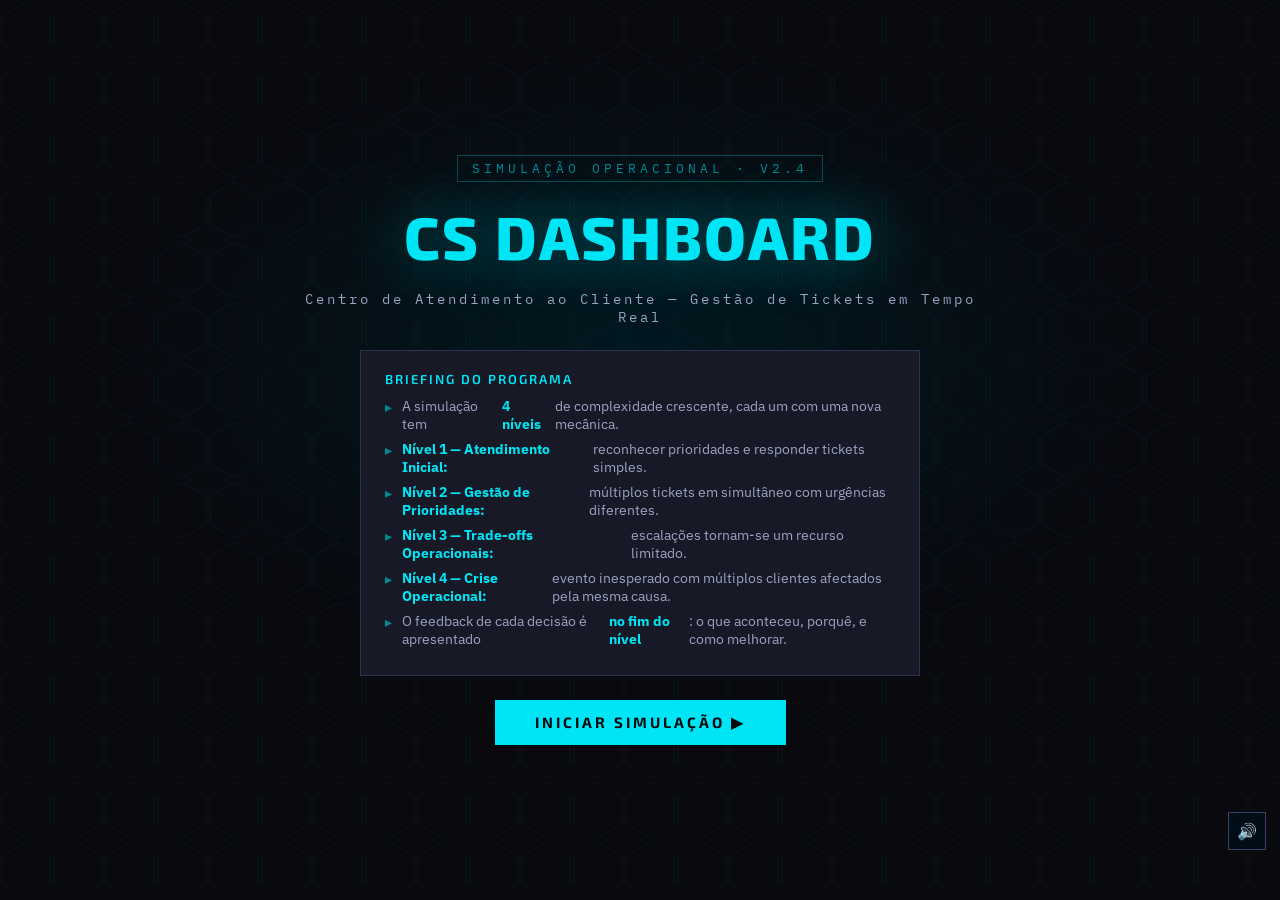
<file: SIM.html>
<!DOCTYPE html>
<html lang="pt">
<head>
<meta charset="UTF-8">
<title>CS DASHBOARD — Simulação Centro de Atendimento</title>
<style>
@import url('https://fonts.googleapis.com/css2?family=Exo+2:wght@300;400;600;700;800&family=IBM+Plex+Mono:wght@300;400;500&family=IBM+Plex+Sans:wght@300;400;500;600&display=swap');
:root{
  --bg:#09090E;--bg2:#0F1018;--bg3:#141520;
  --panel:#111219;--panel2:#181926;--panel3:#1E2030;
  --border:#2E3150;--border-hi:#3D4168;
  --cyan:#00E5F5;--cyan-b:#66EFFA;--cyan-dim:#008A94;--cyan-dark:#004A50;
  --urgent:#FF4545;--urgent-dim:#8C0000;--urgent-dark:#4A0000;
  --high:#FF9A50;--high-dim:#8C4200;--high-dark:#4A2200;
  --medium:#FFD442;--medium-dim:#8C6E00;--medium-dark:#4A3800;
  --low:#35E896;--low-dim:#0D5C34;--low-dark:#062B18;
  --text:#EAEEF8;--text-dim:#9BA3C2;--text-muted:#5A6080;
  --red:#FF4545;--green:#35E896;--orange:#FF9A50;
  --display:'Exo 2',sans-serif;--ui:'IBM Plex Sans',sans-serif;--mono:'IBM Plex Mono',monospace;
}
*,*::before,*::after{box-sizing:border-box;margin:0;padding:0}
html,body{width:100%;height:100%;overflow:hidden}
body{font-family:var(--ui);background:var(--bg);color:var(--text);font-size:15px}
::-webkit-scrollbar{width:4px}::-webkit-scrollbar-track{background:transparent}::-webkit-scrollbar-thumb{background:var(--border-hi);border-radius:2px}

/* ── SCREENS ── */
.screen{position:fixed;inset:0;display:flex;flex-direction:column;align-items:center;justify-content:center}
.screen.hidden{display:none!important}

/* ── INTRO ── */
#s-intro{background:var(--bg);gap:0}
.intro-bg{position:absolute;inset:0;pointer-events:none;background:radial-gradient(ellipse 60% 50% at 50% 40%,#001820 0%,#09090E 70%)}
.intro-bg::after{content:'';position:absolute;inset:0;background:url("data:image/svg+xml,%3Csvg width='52' height='60' viewBox='0 0 52 60' xmlns='http://www.w3.org/2000/svg'%3E%3Cpath d='M26 2L50 16V44L26 58L2 44V16Z' fill='none' stroke='%2300252A' stroke-width='0.8'/%3E%3C/svg%3E");background-size:52px 60px;opacity:0.6}
.intro-inner{position:relative;z-index:1;display:flex;flex-direction:column;align-items:center;gap:24px;max-width:720px;padding:48px 24px;text-align:center}
.intro-badge{font-family:var(--mono);font-size:13px;letter-spacing:4px;color:var(--cyan-dim);text-transform:uppercase;border:1px solid var(--cyan-dark);padding:4px 14px;opacity:0;animation:fi 0.5s 0.3s forwards}
.intro-title{font-family:var(--display);font-size:60px;font-weight:800;color:var(--cyan);text-shadow:0 0 60px rgba(0,229,245,0.45);letter-spacing:2px;line-height:1;opacity:0;animation:fi 0.8s 0.7s forwards}
.intro-sub{font-family:var(--mono);font-size:14px;letter-spacing:3px;color:var(--text-dim);opacity:0;animation:fi 0.6s 1.1s forwards}
.intro-brief{background:var(--panel2);border:1px solid var(--border);padding:20px 24px;max-width:560px;text-align:left;opacity:0;animation:fi 0.6s 1.4s forwards}
.brief-title{font-family:var(--display);font-size:13px;letter-spacing:2px;color:var(--cyan);margin-bottom:10px;font-weight:600}
.brief-row{display:flex;gap:10px;align-items:flex-start;margin-bottom:7px;font-size:14px;color:var(--text-dim)}
.brief-row::before{content:'▸';color:var(--cyan-dim);flex-shrink:0;margin-top:1px}
.intro-start{padding:13px 40px;background:var(--cyan);border:none;color:var(--bg);font-family:var(--display);font-size:15px;font-weight:700;letter-spacing:3px;cursor:pointer;transition:all 0.2s;text-transform:uppercase;opacity:0;animation:fi 0.6s 1.8s forwards}
.intro-start:hover{background:var(--cyan-b);box-shadow:0 0 30px rgba(0,229,245,0.45)}
@keyframes fi{to{opacity:1}}

/* ── GAME SCREEN ── */
#s-game{align-items:stretch;justify-content:flex-start;background:var(--bg)}
/* topbar */
#topbar{height:50px;flex-shrink:0;background:var(--panel);border-bottom:1px solid var(--border-hi);display:flex;align-items:center;padding:0 16px;gap:10px;position:relative;z-index:50}
#topbar::after{content:'';position:absolute;bottom:0;left:0;right:0;height:1px;background:linear-gradient(90deg,transparent,var(--cyan) 50%,transparent);opacity:0.25}
.tb-logo{font-family:var(--display);font-size:19px;font-weight:800;color:var(--cyan);letter-spacing:3px;text-shadow:0 0 18px rgba(0,229,245,0.5)}
.tb-sep{width:1px;height:28px;background:var(--border-hi)}
.tb-wave{font-family:var(--mono);font-size:12px;letter-spacing:1.5px;color:var(--text-dim)}
.tb-wave span{color:var(--cyan);font-weight:500}
.tb-metrics{display:flex;gap:6px;margin-left:auto;align-items:center}
.tbm{display:flex;align-items:center;gap:7px;background:var(--bg3);border:1px solid var(--border);padding:5px 11px;white-space:nowrap}
.tbm-icon{font-size:14px}
.tbm-lbl{font-family:var(--mono);font-size:10px;letter-spacing:1px;color:var(--text-muted);text-transform:uppercase}
.tbm-val{font-family:var(--mono);font-size:16px;font-weight:500;color:var(--text)}
.tbm-val.cyan{color:var(--cyan);text-shadow:0 0 10px rgba(0,200,212,0.4)}
.tbm-val.good{color:var(--green)}
.tbm-val.warn{color:var(--orange)}
.tbm-val.bad{color:var(--red)}
.tb-timer-wrap{background:var(--bg3);border:1px solid var(--border);padding:5px 14px;display:flex;flex-direction:column;align-items:center;gap:1px}
#tb-timer{font-family:var(--mono);font-size:21px;font-weight:500;color:var(--text);letter-spacing:2px}
#tb-timer.urgent{color:var(--red);animation:bl 0.8s infinite}
@keyframes bl{50%{opacity:0.5}}
.tbm-lbl2{font-family:var(--mono);font-size:9px;letter-spacing:1px;color:var(--text-muted);text-transform:uppercase}
/* main area */
#main{flex:1;display:flex;overflow:hidden}
/* queue */
#queue-panel{width:290px;flex-shrink:0;background:var(--panel);border-right:1px solid var(--border-hi);display:flex;flex-direction:column;overflow:hidden}
.qp-header{height:44px;flex-shrink:0;background:var(--bg3);border-bottom:1px solid var(--border);padding:0 14px;display:flex;align-items:center;gap:8px;font-family:var(--display);font-size:13px;font-weight:600;letter-spacing:1.5px;color:var(--text-dim);text-transform:uppercase}
.qp-count{background:var(--cyan-dark);color:var(--cyan);font-family:var(--mono);font-size:13px;padding:1px 8px;border-radius:2px;min-width:22px;text-align:center}
.qp-count.warn{background:rgba(255,69,69,0.2);color:var(--red)}
.q-sort{font-family:var(--mono);font-size:10px;letter-spacing:1px;color:var(--text-muted);margin-left:auto;cursor:default}
#ticket-list{flex:1;overflow-y:auto;padding:6px}
.t-item{margin-bottom:5px;padding:10px 12px;background:var(--panel2);border:1px solid var(--border);border-left:3px solid transparent;cursor:pointer;transition:all 0.15s;position:relative}
.t-item:hover{background:var(--panel3);border-color:var(--border-hi)}
.t-item.selected{background:var(--panel3);border-color:var(--border-hi)}
.t-item.t-urgent{border-left-color:var(--urgent)}
.t-item.t-high{border-left-color:var(--high)}
.t-item.t-medium{border-left-color:var(--medium)}
.t-item.t-low{border-left-color:var(--low)}
.t-item.t-expired{opacity:0.35;cursor:not-allowed;border-left-color:var(--text-muted)!important;pointer-events:none}
.t-item.t-resolved{opacity:0.2;cursor:not-allowed;pointer-events:none}
.t-top{display:flex;align-items:center;gap:6px;margin-bottom:4px}
.t-badge{font-family:var(--mono);font-size:10px;letter-spacing:1px;padding:2px 7px;text-transform:uppercase;font-weight:500;border-radius:1px}
.t-badge.u{background:var(--urgent-dim);color:var(--urgent)}
.t-badge.h{background:var(--high-dim);color:var(--high)}
.t-badge.m{background:var(--medium-dim);color:var(--medium)}
.t-badge.l{background:var(--low-dim);color:var(--low)}
.t-cat{font-family:var(--mono);font-size:10px;color:var(--text-muted);letter-spacing:0.5px;margin-left:auto}
.t-client{font-family:var(--display);font-size:13px;font-weight:600;color:var(--text);margin-bottom:2px;white-space:nowrap;overflow:hidden;text-overflow:ellipsis}
.t-issue{font-size:13px;color:var(--text-dim);line-height:1.4;display:-webkit-box;-webkit-line-clamp:2;-webkit-box-orient:vertical;overflow:hidden}
.t-timer{font-family:var(--mono);font-size:11px;margin-top:5px;display:flex;align-items:center;gap:5px}
.t-timer-bar{flex:1;height:3px;background:var(--border);border-radius:1px;overflow:hidden}
.t-timer-fill{height:100%;border-radius:1px;transition:width 1s linear}
.t-timer-val{font-size:11px;min-width:26px;text-align:right;font-family:var(--mono)}
.t-timer-val.critical{color:var(--urgent);animation:bl 0.8s infinite}
.no-tickets{padding:30px 16px;text-align:center;font-size:13px;color:var(--text-muted);font-family:var(--mono);letter-spacing:0.5px}
/* active panel */
#active-panel{flex:1;display:flex;flex-direction:column;overflow:hidden;background:var(--bg2)}
#active-empty{flex:1;display:flex;flex-direction:column;align-items:center;justify-content:center;gap:14px;padding:40px}
.ae-icon{font-size:44px;opacity:0.3}
.ae-title{font-family:var(--display);font-size:18px;color:var(--text-muted);letter-spacing:1px}
.ae-sub{font-size:13px;color:var(--text-muted);text-align:center;line-height:1.7;max-width:280px;font-family:var(--mono)}
#active-ticket{flex:1;display:none;flex-direction:column;overflow:hidden}
.at-header{background:var(--panel);border-bottom:1px solid var(--border);padding:14px 20px;flex-shrink:0}
.at-top{display:flex;align-items:center;gap:10px;margin-bottom:6px}
.at-badge{font-family:var(--mono);font-size:11px;letter-spacing:1.5px;padding:4px 12px;font-weight:600;text-transform:uppercase}
.at-badge.u{background:var(--urgent-dark);color:var(--urgent);border:1px solid var(--urgent-dim)}
.at-badge.h{background:var(--high-dark);color:var(--high);border:1px solid var(--high-dim)}
.at-badge.m{background:var(--medium-dark);color:var(--medium);border:1px solid var(--medium-dim)}
.at-badge.l{background:var(--low-dark);color:var(--low);border:1px solid var(--low-dim)}
.at-cat-tag{font-family:var(--mono);font-size:11px;letter-spacing:1px;color:var(--cyan);background:var(--cyan-dark);padding:4px 10px}
.at-id{font-family:var(--mono);font-size:11px;color:var(--text-muted);margin-left:auto}
.at-client{font-family:var(--display);font-size:22px;font-weight:700;color:var(--text);margin-bottom:2px}
.at-issue{font-size:15px;color:var(--text-dim);line-height:1.6;font-family:var(--ui)}
.at-body{flex:1;overflow-y:auto;padding:20px}
.at-section-lbl{font-family:var(--mono);font-size:11px;letter-spacing:2px;color:var(--text-muted);text-transform:uppercase;margin-bottom:10px}
.resp-grid{display:flex;flex-direction:column;gap:10px}
.resp-btn{background:var(--panel2);border:1px solid var(--border);padding:14px 16px;cursor:pointer;transition:all 0.18s;text-align:left;display:flex;gap:12px;align-items:flex-start;position:relative;overflow:hidden}
.resp-btn::before{content:'';position:absolute;left:0;top:0;bottom:0;width:2px;background:var(--cyan);transform:scaleY(0);transition:transform 0.18s;transform-origin:bottom}
.resp-btn:hover{border-color:var(--border-hi);background:var(--panel3)}
.resp-btn:hover::before{transform:scaleY(1)}
.resp-btn:disabled{opacity:0.3;cursor:not-allowed;pointer-events:none}
.resp-btn.chosen{border-color:var(--cyan);background:rgba(0,200,212,0.05)}
.rb-icon{font-size:22px;flex-shrink:0;width:30px;text-align:center;margin-top:2px}
.rb-body{flex:1}
.rb-text{font-family:var(--display);font-size:15px;font-weight:600;color:var(--text);margin-bottom:4px}
.rb-meta{display:flex;gap:8px;align-items:center}
.rb-sat{font-family:var(--mono);font-size:12px;font-weight:500}
.rb-sat.pos{color:var(--green)}
.rb-sat.neg{color:var(--red)}
.rb-esc{font-family:var(--mono);font-size:11px;color:var(--orange);background:rgba(255,154,80,0.15);padding:2px 8px}
.at-feedback{background:var(--panel);border:1px solid var(--border);border-top:2px solid var(--cyan);padding:16px 20px;flex-shrink:0;display:none;animation:fi 0.3s forwards}
.af-grade{font-family:var(--display);font-size:15px;font-weight:700;letter-spacing:2px;margin-bottom:5px}
.af-grade.g3{color:var(--green)}
.af-grade.g2{color:var(--orange)}
.af-grade.g1{color:var(--red)}
.af-note{font-size:14px;color:var(--text-dim);line-height:1.6;margin-bottom:8px}
.af-delta{display:flex;gap:8px;flex-wrap:wrap}
.af-chip{font-family:var(--mono);font-size:12px;padding:3px 9px}
.af-chip.pos{background:rgba(53,232,150,0.15);color:var(--green);border:1px solid rgba(53,232,150,0.3)}
.af-chip.neg{background:rgba(255,69,69,0.15);color:var(--red);border:1px solid rgba(255,69,69,0.3)}
/* stats panel */
#stats-panel{width:240px;flex-shrink:0;background:var(--panel);border-left:1px solid var(--border-hi);display:flex;flex-direction:column;overflow:hidden}
.sp-section{padding:14px;border-bottom:1px solid var(--border)}
.sp-title{font-family:var(--mono);font-size:11px;letter-spacing:2px;color:var(--text-muted);text-transform:uppercase;margin-bottom:10px}
.sat-display{text-align:center;margin-bottom:8px}
.sat-num{font-family:var(--display);font-size:40px;font-weight:800;letter-spacing:-1px;transition:color 0.5s}
.sat-unit{font-family:var(--mono);font-size:16px;color:var(--text-dim)}
.sat-bar{height:8px;background:var(--bg3);border-radius:3px;overflow:hidden;border:1px solid var(--border)}
.sat-fill{height:100%;border-radius:2px;transition:width 0.6s cubic-bezier(.22,.68,0,1.2)}
.stat-grid{display:grid;grid-template-columns:1fr 1fr;gap:8px}
.sg-item{background:var(--bg3);border:1px solid var(--border);padding:10px;text-align:center}
.sgi-val{font-family:var(--display);font-size:22px;font-weight:700;color:var(--text)}
.sgi-lbl{font-family:var(--mono);font-size:10px;letter-spacing:1px;color:var(--text-muted);text-transform:uppercase;margin-top:3px}
.sp-log{flex:1;overflow-y:auto}
.log-item{padding:9px 14px;border-bottom:1px solid var(--border);font-size:13px;line-height:1.5;color:var(--text-dim);position:relative;padding-left:18px}
.log-item::before{content:'';position:absolute;left:0;top:0;bottom:0;width:3px}
.log-item.neutral::before{background:var(--border-hi)}
.log-item.good::before{background:var(--green)}
.log-item.bad::before{background:var(--red)}
.log-item.warn::before{background:var(--orange)}
.log-item.info::before{background:var(--cyan)}
.log-time{font-family:var(--mono);font-size:10px;color:var(--text-muted);margin-bottom:1px}
/* bottombar */
#bottombar{height:44px;flex-shrink:0;background:var(--panel);border-top:1px solid var(--border-hi);display:flex;align-items:center;padding:0 16px;gap:10px;position:relative}
#bottombar::before{content:'';position:absolute;top:0;left:0;right:0;height:1px;background:linear-gradient(90deg,transparent,var(--cyan) 50%,transparent);opacity:0.3}
.wave-dots{display:flex;gap:6px;align-items:center}
.wd{width:11px;height:11px;border-radius:50%;border:2px solid var(--border-hi);background:var(--bg);transition:all 0.4s}
.wd.done{background:var(--cyan-dim);border-color:var(--cyan-dim)}
.wd.current{background:var(--cyan);border-color:var(--cyan);box-shadow:0 0 8px rgba(0,229,245,0.8);animation:wdp 2s infinite}
@keyframes wdp{0%,100%{box-shadow:0 0 6px rgba(0,229,245,0.7)}50%{box-shadow:0 0 14px rgba(0,229,245,1)}}
.bb-label{font-family:var(--mono);font-size:11px;color:var(--text-muted);letter-spacing:1px;margin-left:4px}
.bb-right{margin-left:auto;display:flex;align-items:center;gap:6px}
.wave-progress{width:200px;height:7px;background:var(--bg3);border:1px solid var(--border);border-radius:3px;overflow:hidden}
.wp-fill{height:100%;background:linear-gradient(90deg,var(--cyan-dim),var(--cyan));border-radius:2px;transition:width 1s linear}

/* ── BREAK SCREEN ── */
#s-break{background:rgba(9,9,14,0.96);backdrop-filter:blur(12px);flex-direction:column;gap:24px}
.break-inner{background:var(--panel2);border:1px solid var(--border-hi);padding:36px 40px;text-align:center;max-width:620px;width:100%;max-height:90vh;overflow-y:auto}
.break-tag{font-family:var(--mono);font-size:12px;letter-spacing:3px;color:var(--cyan-dim);text-transform:uppercase;margin-bottom:10px}
.break-title{font-family:var(--display);font-size:32px;font-weight:700;color:var(--cyan);margin-bottom:6px;letter-spacing:1px}
.break-wave{font-family:var(--mono);font-size:14px;color:var(--text-dim);margin-bottom:20px}
.break-stats{display:grid;grid-template-columns:repeat(3,1fr);gap:10px;margin-bottom:20px}
.bstat{background:var(--bg3);border:1px solid var(--border);padding:14px 8px;text-align:center}
.bstat-val{font-family:var(--display);font-size:26px;font-weight:700;color:var(--text)}
.bstat-lbl{font-family:var(--mono);font-size:10px;letter-spacing:1px;color:var(--text-muted);text-transform:uppercase;margin-top:4px}
.break-next{font-size:14px;color:var(--text-dim);margin-bottom:18px;font-family:var(--ui)}
.break-btn{padding:13px 36px;background:var(--cyan);border:none;color:var(--bg);font-family:var(--display);font-size:14px;font-weight:700;letter-spacing:2px;cursor:pointer;transition:all 0.2s}
.break-btn:hover{background:var(--cyan-b);box-shadow:0 0 24px rgba(0,229,245,0.4)}

/* ── RESULTS ── */
#s-results{background:var(--bg);flex-direction:column;gap:0}
.results-bg{position:absolute;inset:0;background:radial-gradient(ellipse 60% 50% at 50% 40%,#001820,var(--bg));pointer-events:none}
.results-inner{position:relative;z-index:1;display:flex;flex-direction:column;align-items:center;gap:20px;max-width:620px;padding:48px 24px;text-align:center;max-height:100vh;overflow-y:auto}
.res-badge{font-family:var(--mono);font-size:12px;letter-spacing:3px;color:var(--cyan-dim);text-transform:uppercase}
.res-title{font-family:var(--display);font-size:50px;font-weight:800;letter-spacing:2px;line-height:1}
.res-title.tier1{color:var(--cyan);text-shadow:0 0 50px rgba(0,229,245,0.55)}
.res-title.tier2{color:var(--green);text-shadow:0 0 40px rgba(53,232,150,0.45)}
.res-title.tier3{color:var(--orange);text-shadow:0 0 40px rgba(255,154,80,0.45)}
.res-title.tier4{color:var(--red);text-shadow:0 0 40px rgba(255,69,69,0.45)}
.res-sub{font-size:16px;color:var(--text-dim);line-height:1.8;max-width:440px;font-family:var(--ui)}
.res-divider{width:300px;height:1px;background:linear-gradient(90deg,transparent,var(--cyan),transparent)}
.res-grid{display:grid;grid-template-columns:repeat(4,1fr);gap:10px;width:100%;max-width:520px}
.rg-item{background:var(--panel2);border:1px solid var(--border);padding:18px 10px;text-align:center}
.rgi-val{font-family:var(--display);font-size:28px;font-weight:700;color:var(--cyan)}
.rgi-lbl{font-family:var(--mono);font-size:11px;letter-spacing:1.5px;color:var(--text-muted);text-transform:uppercase;margin-top:4px}
.res-qual{display:flex;gap:8px;justify-content:center;flex-wrap:wrap}
.qual-chip{font-family:var(--mono);font-size:12px;padding:5px 14px;border:1px solid}
.qual-chip.e{color:var(--green);border-color:rgba(53,232,150,0.4);background:rgba(53,232,150,0.1)}
.qual-chip.a{color:var(--orange);border-color:rgba(255,154,80,0.4);background:rgba(255,154,80,0.1)}
.qual-chip.p{color:var(--red);border-color:rgba(255,69,69,0.4);background:rgba(255,69,69,0.1)}
.res-restart{padding:13px 40px;background:transparent;border:1px solid var(--cyan);color:var(--cyan);font-family:var(--display);font-size:14px;font-weight:700;letter-spacing:2px;cursor:pointer;transition:all 0.2s;margin-top:4px}
.res-restart:hover{background:rgba(0,229,245,0.12)}

/* ── TUTORIAL OVERLAY (estilo herdado da paleta CS) ── */
@keyframes popIn{from{opacity:0;transform:scale(0.96)}to{opacity:1;transform:none}}
@keyframes tutSlide{from{opacity:0;transform:translateX(20px)}to{opacity:1;transform:none}}
.overlay{position:fixed;inset:0;z-index:600;display:none;align-items:center;justify-content:center}
.overlay.open{display:flex}
#tutorial-modal{background:rgba(0,0,0,0.85);backdrop-filter:blur(12px)}
#tutorial-box{position:relative;width:620px;max-width:96vw;max-height:90vh;background:var(--panel);border:1px solid var(--cyan);box-shadow:0 0 70px rgba(0,229,245,0.18),0 24px 80px rgba(0,0,0,0.95);animation:popIn 0.4s cubic-bezier(.22,.68,0,1.2);display:flex;flex-direction:column;overflow:hidden}
#tutorial-box::before{content:'';position:absolute;top:0;left:0;right:0;height:2px;background:linear-gradient(90deg,transparent,var(--cyan-dim),var(--cyan),var(--cyan-dim),transparent);z-index:2}
.tut-header{padding:20px 28px 14px;background:linear-gradient(135deg,var(--bg2),var(--panel2));border-bottom:1px solid var(--border);position:relative}
.tut-eyebrow{font-family:var(--mono);font-size:10px;letter-spacing:5px;color:var(--cyan-dim);text-transform:uppercase;margin-bottom:5px}
.tut-title{font-family:var(--display);font-size:20px;font-weight:700;color:var(--cyan);letter-spacing:3px;text-shadow:0 0 24px rgba(0,229,245,0.3)}
.tut-step-counter{font-family:var(--mono);font-size:9px;color:var(--text-muted);letter-spacing:1.5px;margin-top:4px}
.tut-progress{display:flex;gap:5px;margin-top:10px}
.tut-prog-dot{flex:1;height:3px;background:var(--bg3);border-radius:2px;transition:background 0.3s}
.tut-prog-dot.active{background:var(--cyan);box-shadow:0 0 6px rgba(0,229,245,0.5)}
.tut-prog-dot.done{background:var(--cyan-dim)}
.tut-body{padding:24px 28px;overflow-y:auto;flex:1}
.tut-step{animation:tutSlide 0.4s}
.tut-icon{font-size:38px;margin-bottom:10px;display:block;filter:drop-shadow(0 0 14px rgba(0,229,245,0.4))}
.tut-heading{font-family:var(--display);font-size:18px;font-weight:700;color:var(--text);letter-spacing:1.5px;margin-bottom:12px}
.tut-text{font-family:var(--ui);font-size:14px;line-height:1.8;color:var(--text-dim);margin-bottom:14px}
.tut-text strong{color:var(--text)}
.tut-text em{color:var(--cyan);font-style:normal}
.tut-stats-grid{display:grid;grid-template-columns:repeat(2,1fr);gap:8px;margin-bottom:14px}
.tut-stat-card{background:var(--bg3);border:1px solid var(--border);border-left:3px solid;padding:10px 12px}
.tut-stat-card.c-urgent{border-left-color:var(--urgent)}
.tut-stat-card.c-high{border-left-color:var(--high)}
.tut-stat-card.c-medium{border-left-color:var(--medium)}
.tut-stat-card.c-low{border-left-color:var(--low)}
.tut-stat-card.c-cyan{border-left-color:var(--cyan)}
.tut-stat-card.c-green{border-left-color:var(--green)}
.tut-stat-card.c-orange{border-left-color:var(--orange)}
.tut-stat-card.c-red{border-left-color:var(--red)}
.tut-stat-name{font-family:var(--display);font-size:11px;font-weight:600;color:var(--text);letter-spacing:1px;margin-bottom:3px;display:flex;align-items:center;gap:5px}
.tut-stat-desc{font-family:var(--ui);font-size:11.5px;color:var(--text-dim);line-height:1.5}
.tut-callout{background:var(--bg3);border:1px solid var(--border);border-left:3px solid var(--cyan);padding:11px 14px;margin:10px 0;font-family:var(--ui);font-size:13px;color:var(--text);line-height:1.65}
.tut-callout strong{color:var(--cyan)}
.tut-warning{background:rgba(255,69,69,0.06);border:1px solid rgba(255,69,69,0.3);border-left:3px solid var(--red);padding:11px 14px;margin:10px 0;font-family:var(--ui);font-size:13px;color:var(--text);line-height:1.6}
.tut-warning::before{content:'⚠ ';color:var(--red);font-weight:700}
.tut-list{list-style:none;padding:0;margin:8px 0}
.tut-list li{font-family:var(--ui);font-size:13px;color:var(--text-dim);line-height:1.8;padding-left:18px;position:relative;margin-bottom:6px}
.tut-list li::before{content:'▸';position:absolute;left:0;color:var(--cyan);font-family:var(--mono)}
.tut-list li strong{color:var(--text)}
.tut-footer{padding:14px 26px;border-top:1px solid var(--border);background:var(--bg3);display:flex;align-items:center;gap:10px}
.tut-skip{font-family:var(--mono);font-size:9px;letter-spacing:2px;color:var(--text-muted);background:transparent;border:1px solid var(--border);padding:8px 16px;cursor:pointer;text-transform:uppercase;transition:all 0.2s}
.tut-skip:hover{color:var(--text-dim);border-color:var(--border-hi)}
.tut-prev,.tut-next{font-family:var(--display);font-size:11px;font-weight:600;letter-spacing:2px;padding:9px 22px;cursor:pointer;transition:all 0.2s;background:transparent;text-transform:uppercase}
.tut-prev{border:1px solid var(--border-hi);color:var(--text-dim);margin-left:auto}
.tut-prev:hover{border-color:var(--cyan-dim);color:var(--cyan-dim)}
.tut-prev:disabled{opacity:0.3;cursor:not-allowed}
.tut-next{border:1px solid var(--cyan);color:var(--cyan)}
.tut-next:hover{background:rgba(0,229,245,0.08);box-shadow:0 0 18px rgba(0,229,245,0.2)}

/* ── SFX MUTE BUTTON ── */
#sfx-toggle{position:fixed;bottom:50px;right:14px;z-index:9999;width:38px;height:38px;background:rgba(0,15,25,0.85);border:1px solid var(--border-hi);color:var(--cyan);cursor:pointer;font-size:16px;display:flex;align-items:center;justify-content:center;transition:all 0.2s;backdrop-filter:blur(6px)}
#sfx-toggle:hover{background:rgba(0,30,50,0.95);border-color:var(--cyan);box-shadow:0 0 14px rgba(0,229,245,0.3)}
#sfx-toggle.muted{color:var(--text-muted);border-color:var(--border)}
#sfx-toggle.muted:hover{color:var(--text-dim);border-color:var(--border-hi);box-shadow:none}

/* ── QTE / EVENTO INESPERADO MODAL ── */
@keyframes qtePulseBorder{0%,100%{box-shadow:0 0 0 0 rgba(255,69,69,0.7),0 0 70px rgba(255,69,69,0.25),0 24px 80px rgba(0,0,0,0.95)}50%{box-shadow:0 0 0 6px rgba(255,69,69,0),0 0 90px rgba(255,69,69,0.4),0 24px 80px rgba(0,0,0,0.95)}}
@keyframes qteTimerPulse{0%,100%{transform:scale(1)}50%{transform:scale(1.06)}}
@keyframes qteDot{0%,100%{opacity:0.4;transform:scale(0.85)}50%{opacity:1;transform:scale(1.15)}}
@keyframes qteShake{0%,100%{transform:translateX(0)}25%{transform:translateX(-3px)}75%{transform:translateX(3px)}}
#qte-modal{background:rgba(20,0,0,0.85);backdrop-filter:blur(14px)}
#qte-box{position:relative;width:640px;max-width:96vw;max-height:90vh;background:linear-gradient(135deg,var(--panel),#1A0A0F);border:1px solid var(--urgent);animation:popIn 0.4s cubic-bezier(.22,.68,0,1.2),qtePulseBorder 2.4s 0.4s infinite;display:flex;flex-direction:column;overflow:hidden}
#qte-box::before{content:'';position:absolute;top:0;left:0;right:0;height:2px;background:linear-gradient(90deg,transparent,var(--urgent-dim),var(--urgent),var(--urgent-dim),transparent);z-index:2}
.qte-header{padding:14px 22px;background:linear-gradient(135deg,#2A0A0F,#1A0A14);border-bottom:1px solid var(--urgent-dim);display:flex;align-items:center;gap:14px}
.qte-flag{display:flex;align-items:center;gap:8px;font-family:var(--display);font-size:11px;font-weight:700;letter-spacing:3px;color:var(--urgent);text-transform:uppercase}
.qte-pulse-dot{width:8px;height:8px;border-radius:50%;background:var(--urgent);box-shadow:0 0 10px var(--urgent);animation:qteDot 1s infinite}
.qte-timer-wrap{margin-left:auto;display:flex;align-items:center;gap:10px}
.qte-timer-lbl{font-family:var(--mono);font-size:9px;letter-spacing:1.5px;color:var(--text-muted);text-transform:uppercase}
.qte-timer{font-family:var(--display);font-size:32px;font-weight:800;color:var(--urgent);letter-spacing:2px;min-width:60px;text-align:right;animation:qteTimerPulse 1s ease-in-out infinite;text-shadow:0 0 16px rgba(255,69,69,0.6)}
.qte-timer.warn{color:var(--high)}
.qte-timer.critical{color:var(--urgent);animation:qteTimerPulse 0.5s ease-in-out infinite,qteShake 0.3s infinite}
.qte-timer-bar-wrap{height:3px;background:var(--bg3);border-bottom:1px solid var(--urgent-dim)}
.qte-timer-bar{height:100%;background:linear-gradient(90deg,var(--urgent-dim),var(--urgent));transition:width 0.95s linear}
.qte-body{padding:24px 28px;overflow-y:auto;flex:1}
.qte-icon{font-size:48px;display:block;margin-bottom:8px;filter:drop-shadow(0 0 18px rgba(255,69,69,0.55));text-align:center}
.qte-type{font-family:var(--mono);font-size:10px;letter-spacing:3px;color:var(--urgent);text-transform:uppercase;text-align:center;margin-bottom:6px}
.qte-title{font-family:var(--display);font-size:22px;font-weight:700;color:var(--text);letter-spacing:2px;text-align:center;margin-bottom:12px;text-transform:uppercase}
.qte-desc{font-family:var(--ui);font-size:14px;color:var(--text-dim);line-height:1.7;text-align:center;margin-bottom:18px;padding:0 8px}
.qte-options{display:flex;flex-direction:column;gap:10px}
.qte-opt-btn{background:var(--panel2);border:1px solid var(--border);border-left:3px solid var(--urgent-dim);padding:13px 16px;cursor:pointer;transition:all 0.18s;text-align:left;display:flex;gap:12px;align-items:flex-start;font-family:var(--ui)}
.qte-opt-btn:hover{border-color:var(--urgent);background:var(--panel3);border-left-color:var(--urgent);transform:translateX(2px)}
.qte-opt-btn:disabled{opacity:0.3;cursor:not-allowed;pointer-events:none}
.qte-opt-icon{font-size:22px;flex-shrink:0;width:30px;text-align:center}
.qte-opt-text{flex:1;font-family:var(--display);font-size:14px;font-weight:600;color:var(--text);line-height:1.4}
.qte-paused-banner{position:fixed;top:50px;left:50%;transform:translateX(-50%);background:var(--urgent-dark);border:1px solid var(--urgent-dim);padding:6px 14px;font-family:var(--mono);font-size:10px;letter-spacing:2px;color:var(--urgent);text-transform:uppercase;z-index:5;display:none;animation:qteDot 1.4s infinite}
.qte-paused-banner.active{display:block}
</style>
</head>
<body>

<!-- INTRO -->
<div id="s-intro" class="screen">
  <div class="intro-bg"></div>
  <div class="intro-inner">
    <div class="intro-badge">Simulação Operacional · v2.4</div>
    <div class="intro-title">CS DASHBOARD</div>
    <div class="intro-sub">Centro de Atendimento ao Cliente — Gestão de Tickets em Tempo Real</div>
    <div class="intro-brief">
      <div class="brief-title">BRIEFING DO PROGRAMA</div>
      <div class="brief-row">A simulação tem <strong style="color:var(--cyan)">4 níveis</strong> de complexidade crescente, cada um com uma nova mecânica.</div>
      <div class="brief-row"><strong style="color:var(--cyan)">Nível 1 — Atendimento Inicial:</strong> reconhecer prioridades e responder tickets simples.</div>
      <div class="brief-row"><strong style="color:var(--cyan)">Nível 2 — Gestão de Prioridades:</strong> múltiplos tickets em simultâneo com urgências diferentes.</div>
      <div class="brief-row"><strong style="color:var(--cyan)">Nível 3 — Trade-offs Operacionais:</strong> escalações tornam-se um recurso limitado.</div>
      <div class="brief-row"><strong style="color:var(--cyan)">Nível 4 — Crise Operacional:</strong> evento inesperado com múltiplos clientes afectados pela mesma causa.</div>
      <div class="brief-row">O feedback de cada decisão é apresentado <strong style="color:var(--cyan)">no fim do nível</strong>: o que aconteceu, porquê, e como melhorar.</div>
    </div>
    <button class="intro-start" onclick="startGame()">INICIAR SIMULAÇÃO ▶</button>
  </div>
</div>

<!-- GAME -->
<div id="s-game" class="screen hidden" style="position:fixed;flex-direction:column;align-items:stretch;justify-content:flex-start">
  <div id="qte-paused-banner" class="qte-paused-banner">⏸ OPERAÇÃO PAUSADA · A RESOLVER EVENTO</div>
  <div id="topbar">
    <span class="tb-logo">CS</span>
    <div class="tb-sep"></div>
    <div class="tb-wave">Nível <span id="tb-wave-n">1</span>/4 — <span id="tb-wave-lbl">Atendimento Inicial</span></div>
    <div class="tb-metrics">
      <div class="tbm"><span class="tbm-icon">😊</span><div><div class="tbm-lbl">Satisfação</div><div class="tbm-val cyan" id="tb-sat">80%</div></div></div>
      <div class="tbm"><span class="tbm-icon">✅</span><div><div class="tbm-lbl">Resolvidos</div><div class="tbm-val" id="tb-resolved">0</div></div></div>
      <div class="tbm" id="tbm-esc" style="display:none"><span class="tbm-icon">⬆</span><div><div class="tbm-lbl">Escalações</div><div class="tbm-val" id="tb-esc">3</div></div></div>
      <div class="tbm"><span class="tbm-icon">⭐</span><div><div class="tbm-lbl">Score</div><div class="tbm-val" id="tb-score">0</div></div></div>
      <div class="tb-timer-wrap"><div id="tb-timer">01:10</div><div class="tbm-lbl2">Tempo do Nível</div></div>
    </div>
  </div>
  <div id="main">
    <div id="queue-panel">
      <div class="qp-header">Fila de Espera<span class="qp-count" id="q-count">0</span><span class="q-sort">↑ URGÊNCIA</span></div>
      <div id="ticket-list"><div class="no-tickets">Aguardando tickets...</div></div>
    </div>
    <div id="active-panel">
      <!-- crisis banner: visible only during level 4 crisis -->
      <div id="crisis-banner" style="display:none;background:var(--urgent-dark);border-bottom:1px solid var(--urgent-dim);padding:12px 20px;align-items:center;gap:14px">
        <span style="font-size:22px">🚨</span>
        <div style="flex:1">
          <div style="font-family:var(--display);font-size:13px;font-weight:700;letter-spacing:2px;color:var(--urgent);text-transform:uppercase">Crise Operacional Detectada</div>
          <div style="font-size:13px;color:var(--text-dim);margin-top:2px" id="crisis-msg">Múltiplos clientes afectados. Investiga a causa-raiz ou trata cada caso individualmente.</div>
        </div>
        <button id="crisis-investigate-btn" onclick="investigateRootCause()" style="background:var(--urgent);border:none;color:var(--bg);font-family:var(--display);font-size:12px;font-weight:700;letter-spacing:1.5px;padding:10px 18px;cursor:pointer;text-transform:uppercase;white-space:nowrap">▶ Investigar Causa-Raiz</button>
      </div>
      <div id="active-empty">
        <div class="ae-icon">🎧</div>
        <div class="ae-title">Nenhum ticket seleccionado</div>
        <div class="ae-sub">Selecciona um ticket da fila de espera para ver os detalhes e responder.</div>
      </div>
      <div id="active-ticket">
        <div class="at-header">
          <div class="at-top">
            <span class="at-badge" id="at-badge">URGENTE</span>
            <span class="at-cat-tag" id="at-cat">Segurança</span>
            <span class="at-id" id="at-id">#0001</span>
          </div>
          <div class="at-client" id="at-client">—</div>
          <div class="at-issue" id="at-issue">—</div>
        </div>
        <div class="at-body">
          <div class="at-section-lbl">Escolhe a tua Resposta</div>
          <div class="resp-grid" id="resp-grid"></div>
        </div>
      </div>
    </div>
    <div id="stats-panel">
      <div class="sp-section">
        <div class="sp-title">Satisfação do Cliente</div>
        <div class="sat-display"><span class="sat-num" id="sp-sat-num">80</span><span class="sat-unit">%</span></div>
        <div class="sat-bar"><div class="sat-fill" id="sp-sat-fill" style="width:80%"></div></div>
      </div>
      <div class="sp-section">
        <div class="sp-title">Métricas da Sessão</div>
        <div class="stat-grid">
          <div class="sg-item"><div class="sgi-val" id="sg-resolved">0</div><div class="sgi-lbl">Resolvidos</div></div>
          <div class="sg-item"><div class="sgi-val" id="sg-expired">0</div><div class="sgi-lbl">Expirados</div></div>
          <div class="sg-item"><div class="sgi-val" id="sg-excellent">0</div><div class="sgi-lbl">Excelentes</div></div>
          <div class="sg-item" id="sg-esc-tile" style="display:none"><div class="sgi-val" id="sg-esc">3</div><div class="sgi-lbl">Escalações</div></div>
        </div>
      </div>
      <div class="sp-title" style="padding:10px 14px 4px">Actividade Recente</div>
      <div class="sp-log" id="activity-log"></div>
    </div>
  </div>
  <div id="bottombar">
    <div class="wave-dots" id="wave-dots"></div>
    <span class="bb-label" id="bb-label">Nível 1 · 0 resolvidos</span>
    <div class="bb-right">
      <div class="wave-progress"><div class="wp-fill" id="wp-fill" style="width:100%"></div></div>
    </div>
  </div>
</div>

<!-- TUTORIAL OVERLAY -->
<div id="tutorial-modal" class="overlay">
  <div id="tutorial-box">
    <div class="tut-header">
      <div class="tut-eyebrow">Antes de começar</div>
      <div class="tut-title">COMO JOGAR</div>
      <div class="tut-step-counter" id="tut-step-counter">Passo 1 de 6</div>
      <div class="tut-progress" id="tut-progress"></div>
    </div>
    <div class="tut-body" id="tut-body"></div>
    <div class="tut-footer">
      <button class="tut-skip" onclick="skipTutorial()">Saltar Tutorial</button>
      <button class="tut-prev" id="tut-prev" onclick="tutorialPrev()" disabled>‹ Anterior</button>
      <button class="tut-next" id="tut-next" onclick="tutorialNext()">Seguinte ›</button>
    </div>
  </div>
</div>

<!-- QTE / EVENTO INESPERADO MODAL -->
<div id="qte-modal" class="overlay">
  <div id="qte-box">
    <div class="qte-header">
      <div class="qte-flag">
        <span class="qte-pulse-dot"></span>
        Evento Inesperado
      </div>
      <div class="qte-timer-wrap">
        <span class="qte-timer-lbl">Decisão em</span>
        <span class="qte-timer" id="qte-timer">12s</span>
      </div>
    </div>
    <div class="qte-timer-bar-wrap"><div class="qte-timer-bar" id="qte-timer-bar" style="width:100%"></div></div>
    <div class="qte-body">
      <div class="qte-icon" id="qte-icon">⚡</div>
      <div class="qte-type" id="qte-type">—</div>
      <div class="qte-title" id="qte-title">—</div>
      <div class="qte-desc" id="qte-desc">—</div>
      <div class="qte-options" id="qte-options"></div>
    </div>
  </div>
</div>

<!-- BREAK SCREEN / LEVEL FEEDBACK -->
<div id="s-break" class="screen hidden">
  <div class="break-inner" id="brk-card">
    <div class="break-tag" id="brk-tag">Fim do Nível</div>
    <div class="break-title" id="brk-title">Nível 1 Concluído</div>
    <div class="break-wave" id="brk-wave">Atendimento Inicial</div>

    <!-- bloom + objective row -->
    <div id="brk-meta" style="display:flex;gap:8px;justify-content:center;margin-bottom:18px;flex-wrap:wrap">
      <span class="qual-chip e" id="brk-bloom" style="font-family:var(--mono);font-size:11px;padding:4px 12px;border:1px solid rgba(0,229,245,0.4);background:rgba(0,229,245,0.1);color:var(--cyan)">BLOOM · LEMBRAR</span>
      <span class="qual-chip a" id="brk-mech" style="font-family:var(--mono);font-size:11px;padding:4px 12px">MECÂNICA · —</span>
    </div>

    <div class="break-stats">
      <div class="bstat"><div class="bstat-val" id="brk-resolved">0</div><div class="bstat-lbl">Resolvidos</div></div>
      <div class="bstat"><div class="bstat-val" id="brk-sat">80%</div><div class="bstat-lbl">Satisfação</div></div>
      <div class="bstat"><div class="bstat-val" id="brk-score">0</div><div class="bstat-lbl">Score</div></div>
    </div>

    <!-- consolidated decision feedback -->
    <div id="brk-feedback-wrap" style="text-align:left;margin-bottom:18px;max-height:280px;overflow-y:auto;border:1px solid var(--border);background:var(--bg3);padding:10px">
      <div class="sp-title" style="margin-bottom:8px">Análise das Decisões</div>
      <div id="brk-feedback-list"></div>
    </div>

    <!-- key learning -->
    <div id="brk-learning" style="background:var(--panel);border-left:2px solid var(--cyan);padding:12px 14px;margin-bottom:14px;text-align:left">
      <div style="font-family:var(--mono);font-size:10px;letter-spacing:2px;color:var(--cyan);text-transform:uppercase;margin-bottom:5px">Aprendizagem do Nível</div>
      <div id="brk-learning-text" style="font-size:14px;color:var(--text-dim);line-height:1.6;font-style:italic">—</div>
    </div>

    <!-- next level preview -->
    <div id="brk-next-block" style="background:var(--panel);border:1px solid var(--border);padding:12px 14px;margin-bottom:18px;text-align:left">
      <div style="font-family:var(--mono);font-size:10px;letter-spacing:2px;color:var(--text-muted);text-transform:uppercase;margin-bottom:6px">A seguir · <span id="brk-next-title">—</span></div>
      <div style="font-size:13px;color:var(--text-dim);line-height:1.5"><strong style="color:var(--text)">Nova mecânica:</strong> <span id="brk-next-mech">—</span></div>
      <div style="font-size:13px;color:var(--text-dim);line-height:1.5;margin-top:4px"><strong style="color:var(--text)">Objectivo:</strong> <span id="brk-next-obj">—</span></div>
    </div>

    <button class="break-btn" id="brk-btn" onclick="nextWave()">PRÓXIMO NÍVEL ▶</button>
  </div>
</div>

<!-- RESULTS -->
<div id="s-results" class="screen hidden">
  <div class="results-bg"></div>
  <div class="results-inner">
    <div class="res-badge">Simulação Concluída</div>
    <div class="res-title" id="res-title">EXCELENTE</div>
    <div class="res-divider"></div>
    <div class="res-sub" id="res-sub">—</div>
    <div class="res-grid" id="res-grid"></div>
    <div class="res-qual" id="res-qual"></div>
    <div id="res-extra" style="width:100%;max-width:520px"></div>
    <button class="res-restart" onclick="location.reload()">↺ Nova Simulação</button>
  </div>
</div>

<button id="sfx-toggle" onclick="SFX.toggleMute()" title="Som">🔊</button>

<script>
// ════════════════════════════════════════════════════════
// SFX — Procedural audio library (Web Audio API)
// Zero external files. Toggle via mute button.
// ════════════════════════════════════════════════════════
var SFX=(function(){
  var ctx=null, master=null, muted=false;
  try{muted=localStorage.getItem('sfx_muted')==='1';}catch(e){}
  function init(){
    if(ctx)return;
    try{
      var AC=window.AudioContext||window.webkitAudioContext;
      ctx=new AC();
      master=ctx.createGain();
      master.gain.value=0.32;
      master.connect(ctx.destination);
    }catch(e){ctx=null;}
  }
  function tone(o){
    if(muted)return;
    init();if(!ctx)return;
    var now=ctx.currentTime,d=o.dur||0.1;
    var osc=ctx.createOscillator(),g=ctx.createGain();
    osc.type=o.type||'sine';
    osc.frequency.setValueAtTime(o.freq||600,now);
    if(o.freqEnd!==undefined)osc.frequency.exponentialRampToValueAtTime(Math.max(1,o.freqEnd),now+d);
    g.gain.setValueAtTime(0.0001,now);
    g.gain.linearRampToValueAtTime(o.vol||0.16,now+0.005);
    g.gain.exponentialRampToValueAtTime(0.0001,now+d);
    osc.connect(g);g.connect(master);
    osc.start(now);osc.stop(now+d+0.05);
  }
  function noise(o){
    if(muted)return;
    init();if(!ctx)return;
    var now=ctx.currentTime,d=o.dur||0.08;
    var buf=ctx.createBuffer(1,Math.ceil(ctx.sampleRate*d),ctx.sampleRate);
    var data=buf.getChannelData(0);
    for(var i=0;i<data.length;i++)data[i]=(Math.random()*2-1)*0.5;
    var src=ctx.createBufferSource();src.buffer=buf;
    var g=ctx.createGain(),f=ctx.createBiquadFilter();
    f.type=o.filter||'lowpass';f.frequency.value=o.cutoff||2000;
    g.gain.setValueAtTime(0.0001,now);
    g.gain.linearRampToValueAtTime(o.vol||0.08,now+0.005);
    g.gain.exponentialRampToValueAtTime(0.0001,now+d);
    src.connect(f);f.connect(g);g.connect(master);
    src.start(now);src.stop(now+d+0.05);
  }
  return {
    click:function(){tone({type:'square',freq:1400,freqEnd:900,dur:0.04,vol:0.08});},
    select:function(){tone({type:'sine',freq:600,freqEnd:900,dur:0.09,vol:0.10});},
    confirm:function(){
      tone({type:'triangle',freq:520,freqEnd:780,dur:0.08,vol:0.13});
      setTimeout(function(){tone({type:'triangle',freq:780,freqEnd:1040,dur:0.09,vol:0.11});},65);
    },
    success:function(){
      tone({type:'triangle',freq:523,dur:0.11,vol:0.14});
      setTimeout(function(){tone({type:'triangle',freq:659,dur:0.11,vol:0.14});},85);
      setTimeout(function(){tone({type:'triangle',freq:784,dur:0.18,vol:0.15});},170);
    },
    error:function(){tone({type:'square',freq:210,freqEnd:130,dur:0.20,vol:0.13});},
    warn:function(){
      tone({type:'sine',freq:880,freqEnd:660,dur:0.14,vol:0.13});
      setTimeout(function(){tone({type:'sine',freq:660,freqEnd:880,dur:0.14,vol:0.11});},120);
    },
    alarm:function(){
      tone({type:'sawtooth',freq:880,freqEnd:440,dur:0.20,vol:0.14});
      setTimeout(function(){tone({type:'sawtooth',freq:440,freqEnd:880,dur:0.20,vol:0.14});},190);
      setTimeout(function(){tone({type:'sawtooth',freq:880,freqEnd:440,dur:0.22,vol:0.14});},380);
    },
    notification:function(){
      tone({type:'sine',freq:880,dur:0.08,vol:0.11});
      setTimeout(function(){tone({type:'sine',freq:1320,dur:0.12,vol:0.10});},70);
    },
    timerTick:function(){tone({type:'square',freq:1500,dur:0.04,vol:0.08});},
    gameOver:function(){
      tone({type:'sawtooth',freq:330,freqEnd:110,dur:0.55,vol:0.18});
      setTimeout(function(){tone({type:'sawtooth',freq:220,freqEnd:75,dur:0.75,vol:0.16});},280);
    },
    levelUp:function(){
      tone({type:'triangle',freq:523,dur:0.10,vol:0.14});
      setTimeout(function(){tone({type:'triangle',freq:659,dur:0.10,vol:0.14});},80);
      setTimeout(function(){tone({type:'triangle',freq:784,dur:0.10,vol:0.15});},160);
      setTimeout(function(){tone({type:'triangle',freq:1047,dur:0.22,vol:0.16});},240);
    },
    open:function(){
      noise({filter:'highpass',cutoff:600,dur:0.14,vol:0.05});
      tone({type:'sine',freq:300,freqEnd:600,dur:0.10,vol:0.07});
    },
    close:function(){tone({type:'sine',freq:600,freqEnd:300,dur:0.09,vol:0.07});},
    type:function(){tone({type:'square',freq:1800,dur:0.018,vol:0.035});},
    isMuted:function(){return muted;},
    toggleMute:function(){
      muted=!muted;
      try{localStorage.setItem('sfx_muted',muted?'1':'0');}catch(e){}
      var btn=document.getElementById('sfx-toggle');
      if(btn){btn.textContent=muted?'🔇':'🔊';btn.classList.toggle('muted',muted);btn.title=muted?'Som desligado':'Som ligado';}
      if(!muted){tone({type:'square',freq:1200,freqEnd:1500,dur:0.05,vol:0.10});}
    }
  };
})();
(function(){
  var btn=document.getElementById('sfx-toggle');
  if(btn){
    if(SFX.isMuted()){btn.textContent='🔇';btn.classList.add('muted');}
  }
})();
</script>

<script>
// ══ TICKET POOL ══
// t: u=urgent(20s) h=high(35s) m=medium(55s) l=low(72s)
// r: {l=label, s=sat_delta, q=quality(1-3), n=note, e=escalation?}
var TP=[
  {t:'u',cat:'Segurança',cl:'TechCorp SA',issue:'Acesso não autorizado à conta de administrador detectado há 15 minutos.',
   r:[{l:'Bloquear conta e emitir alerta de segurança',ic:'🔒',s:14,q:3,n:'Risco neutralizado em 3 minutos. Cliente impressionado com a rapidez.'},
      {l:'Pedir confirmação do cliente antes de agir',ic:'❓',s:-8,q:1,n:'Hesitação criou janela de vulnerabilidade. Cliente muito insatisfeito.'},
      {l:'Escalar para equipa de segurança ▲',ic:'⬆',s:5,q:2,n:'Escalação correcta. Equipa especializada assumiu o caso.',e:true}]},
  {t:'u',cat:'Pagamento',cl:'RetailGroup Ltd',issue:'Débito duplicado de €4.800 na conta corporativa confirmado esta manhã.',
   r:[{l:'Processar reembolso imediato + nota de crédito',ic:'💳',s:16,q:3,n:'Resolução em 5 minutos. Cliente fidelizado. NPS máximo.'},
      {l:'Abrir investigação interna (prazo: 72h)',ic:'🔍',s:-12,q:1,n:'Processo demasiado lento. Cliente iniciou processo de chargeback.'},
      {l:'Escalar para departamento financeiro ▲',ic:'⬆',s:4,q:2,n:'Escalação usada. Resolução prevista em 24h.',e:true}]},
  {t:'u',cat:'Sistema',cl:'ManuFact Industrial',issue:'Servidor de produção em baixo há 45 min. Linha de produção completamente parada.',
   r:[{l:'Activar protocolo de emergência — SLA P1',ic:'🚨',s:15,q:3,n:'SLA cumprido. Servidor restaurado em 8 min. Crédito de serviço emitido.'},
      {l:'Enviar equipa técnica no próximo slot (2h)',ic:'🛠',s:-15,q:1,n:'Tempo de resposta inaceitável. Cliente escalou directamente para o CEO.'},
      {l:'Escalar para engenharia de infraestrutura ▲',ic:'⬆',s:7,q:2,n:'Escalação correcta. Equipa técnica mobilizada em 10 min.',e:true}]},
  {t:'u',cat:'Contrato',cl:'GlobalRetail Corp',issue:'Notificação de rescisão de contrato anual (€50k) recebida há 20 minutos.',
   r:[{l:'Contactar gestor de conta — proposta de retenção',ic:'🤝',s:10,q:3,n:'Intervenção rápida. Cliente reconsiderou após proposta personalizada.'},
      {l:'Processar rescisão conforme solicitado',ic:'📄',s:-5,q:2,n:'Rescisão processada. Receita perdida mas processo correcto.'},
      {l:'Escalar para director comercial ▲',ic:'⬆',s:6,q:2,n:'Escalação justificada. Negociação em curso com director.',e:true}]},
  {t:'h',cat:'Técnico',cl:'StartupXYZ',issue:'Erro 500 persistente na API principal há 2 horas. Toda a integração quebrou.',
   r:[{l:'Enviar guia de troubleshooting + diagnóstico',ic:'📋',s:10,q:3,n:'Issue identificado: rate limit atingido. Cliente resolveu em 15 min.'},
      {l:'Agendar call técnica para o dia seguinte',ic:'📅',s:-6,q:1,n:'Demasiado lento. Cliente perdeu demo com investidores.'},
      {l:'Escalar para suporte técnico nível 2 ▲',ic:'⬆',s:5,q:2,n:'Escalação usada. Técnico sénior contactou o cliente.',e:true}]},
  {t:'h',cat:'Faturação',cl:'MediaCorp SA',issue:'Fatura com valor 30% superior ao contratado. Explicação urgente solicitada.',
   r:[{l:'Verificar contrato e emitir nota de crédito',ic:'💰',s:12,q:3,n:'Erro de faturação confirmado. Crédito emitido. Cliente agradeceu.'},
      {l:'Pedir ao cliente que aguarde auditoria interna',ic:'⏳',s:-8,q:1,n:'Processo demorado. Cliente iniciou processo de chargeback.'},
      {l:'Encaminhar para dept. de faturação ▲',ic:'⬆',s:3,q:2,n:'Escalação feita. Resolução prevista em 48h.',e:true}]},
  {t:'h',cat:'Produto',cl:'EduTech Platform',issue:'Funcionalidade crítica de exportação desapareceu após actualização de ontem.',
   r:[{l:'Fazer rollback imediato da actualização',ic:'↩',s:13,q:3,n:'Rollback em 5 min. Funcionalidade restaurada. Cliente satisfeito.'},
      {l:'Aguardar hotfix na próxima release (3 dias)',ic:'📦',s:-10,q:1,n:'Downtime inaceitável. Cliente pediu crédito de SLA.'},
      {l:'Escalar para equipa de produto ▲',ic:'⬆',s:6,q:2,n:'Equipa de produto notificada. Fix prioritário em análise.',e:true}]},
  {t:'h',cat:'Acesso',cl:'HealthPlus Clinics',issue:'200 utilizadores bloqueados após migração de sistema realizada hoje de manhã.',
   r:[{l:'Reset de acessos em batch — operação imediata',ic:'🔑',s:14,q:3,n:'Operação batch em 8 min. 200 acessos restaurados. Equipa agradecida.'},
      {l:'Pedir a cada utilizador que contacte suporte',ic:'📞',s:-12,q:1,n:'Solução impraticável. Avalanche de novos tickets gerada.'},
      {l:'Escalar para administração de sistemas ▲',ic:'⬆',s:5,q:2,n:'Escalação correcta. Admin de sistemas a tratar.',e:true}]},
  {t:'h',cat:'Integração',cl:'LogiMove Logistics',issue:'Webhooks a falhar após mudança de IP do servidor. Pipeline de dados parado.',
   r:[{l:'Actualizar whitelist de IPs e reiniciar',ic:'🔧',s:11,q:3,n:'Causa identificada e resolvida em 10 min. Pipeline activo.'},
      {l:'Enviar documentação de configuração geral',ic:'📄',s:-4,q:1,n:'Cliente já conhecia os docs. Solução inadequada para o problema.'},
      {l:'Escalar para equipa de integrações ▲',ic:'⬆',s:4,q:2,n:'Escalação feita. Integrador especializado designado.',e:true}]},
  {t:'m',cat:'Informação',cl:'SmallBiz Solutions',issue:'Como configurar notificações automáticas por email para toda a equipa?',
   r:[{l:'Guia personalizado passo-a-passo com screenshots',ic:'📸',s:9,q:3,n:'Cliente configurou em 5 min. Muito satisfeito com o suporte.'},
      {l:'Encaminhar link para base de conhecimento',ic:'🔗',s:2,q:2,n:'Cliente encontrou a resposta mas com alguma dificuldade de navegação.'},
      {l:'Oferecer sessão de onboarding gratuita',ic:'🎓',s:7,q:3,n:'Cliente aceitou. Boa oportunidade de demonstrar valor adicional.'}]},
  {t:'m',cat:'Plano',cl:'GrowthCo Digital',issue:'Preciso de upgrade do plano Basic para Pro com acesso imediato às features.',
   r:[{l:'Processar upgrade com pro-rata imediato',ic:'⬆',s:11,q:3,n:'Upgrade processado. Cliente acedeu às novas features em 2 min.'},
      {l:'Aguardar início do próximo ciclo de faturação',ic:'📅',s:-3,q:1,n:'Cliente precisava de acesso imediato. Frustração anotada.'},
      {l:'Apresentar comparativo dos planos premium',ic:'📊',s:8,q:3,n:'Cliente optou pelo Enterprise após comparativo. Upsell realizado!'}]},
  {t:'m',cat:'Devolução',cl:'Consumer B2C',issue:'Produto recebido com defeito visível. Solicita substituição imediata.',
   r:[{l:'Autorizar substituição + envio expresso gratuito',ic:'📦',s:13,q:3,n:'Novo produto em 24h. NPS máximo. Cliente deixou review positiva.'},
      {l:'Solicitar fotos do defeito para validação',ic:'📷',s:0,q:2,n:'Processo necessário mas cliente considerou demorado.'},
      {l:'Oferecer voucher de 15% como alternativa',ic:'🎫',s:-5,q:1,n:'Cliente queria substituição, não desconto. Insatisfação registada.'}]},
  {t:'m',cat:'Técnico',cl:'DevStudio Creative',issue:'Opção de exportação CSV não está visível no dashboard. Onde se encontra?',
   r:[{l:'Guia visual de 3 passos + screenshot directo',ic:'🖼',s:10,q:3,n:'Resolvido em 2 min. Cliente agradecido e satisfeito.'},
      {l:'Link para artigo geral da base de conhecimento',ic:'🔗',s:4,q:2,n:'Cliente encontrou mas demorou mais do que necessário.'},
      {l:'Agendar chamada de suporte técnico dedicada',ic:'📞',s:7,q:3,n:'Cliente aceitou a chamada. Excelente oportunidade de demonstração.'}]},
  {t:'m',cat:'Contrato',cl:'AgencyPro Media',issue:'Mudança de titular da conta para novo responsável após saída do director.',
   r:[{l:'Processar transferência com verificação rápida',ic:'✅',s:9,q:3,n:'Transferência concluída em 10 min. Novo titular satisfeito.'},
      {l:'Solicitar documentação completa (lista de 5 docs)',ic:'📁',s:-2,q:1,n:'Processo burocrático excessivo. Cliente manifestou frustração.'},
      {l:'Agendar verificação de identidade por chamada',ic:'📞',s:5,q:2,n:'Processo seguro mas mais lento. Cliente compreendeu a necessidade.'}]},
  {t:'l',cat:'Geral',cl:'NewUser Account',issue:'Qual é o horário de atendimento ao cliente e os canais disponíveis?',
   r:[{l:'Resposta completa com horários e todos os canais',ic:'ℹ️',s:7,q:3,n:'Informação completa e útil. Cliente satisfeito.'},
      {l:'Encaminhar apenas para página de contactos',ic:'🔗',s:2,q:2,n:'Cliente teve de procurar informação adicional por conta própria.'},
      {l:'Enviar guia de self-service completo',ic:'📋',s:5,q:2,n:'Útil mas com excesso de informação para uma pergunta simples.'}]},
  {t:'l',cat:'Envio',cl:'Online Buyer',issue:'Rastrear encomenda #OR-44521. Prazo de entrega já ultrapassado há 2 dias.',
   r:[{l:'Consultar transportadora e fornecer update imediato',ic:'📍',s:8,q:3,n:'Encomenda localizada. Cliente informado. Problema resolvido.'},
      {l:'Reenviar link de tracking e pedir paciência',ic:'🔗',s:-2,q:1,n:'Cliente já tinha o link. Solução completamente inadequada.'},
      {l:'Abrir reclamação formal à transportadora',ic:'📝',s:6,q:2,n:'Acção proactiva. Cliente satisfeito com o acompanhamento.'}]},
  {t:'l',cat:'Conta',cl:'Standard User',issue:'Email de reset de password não chegou após 3 tentativas. Sem acesso à conta.',
   r:[{l:'Reset manual da password + email directo',ic:'🔑',s:9,q:3,n:'Problema resolvido em 2 min. Utilizador de volta à conta.'},
      {l:'Verificar pasta de spam e reenviar o email',ic:'📧',s:3,q:2,n:'Email não estava em spam. Atraso desnecessário adicionado.'},
      {l:'Fornecer link directo de reset seguro',ic:'🔗',s:7,q:3,n:'Solução rápida e eficaz. Utilizador satisfeito.'}]},
  {t:'l',cat:'Newsletter',cl:'Email Subscriber',issue:'Não consigo cancelar a subscrição da newsletter. O link não funciona.',
   r:[{l:'Processar cancelamento manual imediato',ic:'✅',s:6,q:3,n:'Cancelamento processado em 30 segundos. Confirmação enviada.'},
      {l:'Enviar novo link de unsubscribe actualizado',ic:'🔗',s:4,q:2,n:'Link antigo estava quebrado. Novo link funcionou.'},
      {l:'Perguntar motivo e oferecer frequência reduzida',ic:'💬',s:1,q:1,n:'Cliente só queria cancelar. Abordagem considerada intrusiva.'}]}
];

// ══ LEVEL CONFIG (GDD: 4 níveis, mecânica progressiva) ══
var WAVES=[
  {n:1,lbl:'Atendimento Inicial',bloom:'Lembrar',
   objective:'Reconhecer prioridades básicas e responder tickets simples.',
   mechanic:'Escolher a melhor resposta entre 3 opções.',
   learning:'Decidir bem depende de compreender o contexto, não apenas de responder rápido.',
   dur:75,spawnEvery:22,maxQ:2,urgP:0,highP:0.15,medP:0.45,
   escAvail:false, // escalações ainda não são recurso limitado
   crisis:false,
   next:''},
  {n:2,lbl:'Gestão de Prioridades',bloom:'Compreender',
   objective:'Priorizar múltiplos tickets em simultâneo.',
   mechanic:'Fila simultânea com urgências diferentes a competir.',
   learning:'Nem sempre o primeiro ticket deve ser o primeiro a ser resolvido.',
   dur:80,spawnEvery:13,maxQ:4,urgP:0.2,highP:0.3,medP:0.3,
   escAvail:false,
   crisis:false,
   next:''},
  {n:3,lbl:'Trade-offs Operacionais',bloom:'Aplicar',
   objective:'Decidir entre velocidade e qualidade com recursos limitados.',
   mechanic:'Escalações tornam-se um recurso limitado. Tens 3 disponíveis.',
   learning:'Boa gestão não é escolher a solução perfeita, mas a melhor decisão dentro das limitações.',
   dur:85,spawnEvery:10,maxQ:5,urgP:0.25,highP:0.35,medP:0.25,
   escAvail:true,escStart:3,
   crisis:false,
   next:''},
  {n:4,lbl:'Crise Operacional',bloom:'Aplicar+',
   objective:'Identificar causa-raiz e gerir crise sob pressão.',
   mechanic:'Falha massiva: vários clientes afectados pela mesma causa. Investiga ou trata sintoma a sintoma.',
   learning:'Resolver sintomas não resolve sistemas. Em crise, atacar a causa-raiz protege a operação.',
   dur:95,spawnEvery:7,maxQ:6,urgP:0.35,highP:0.35,medP:0.2,
   escAvail:true,escStart:4,
   crisis:true,crisisAt:18,crisisCount:4,
   next:''}
];

// ══ STATE ══
var G={
  phase:'intro',
  waveIdx:0,
  waveTimeLeft:70,
  spawnCounter:0,
  tickInterval:null,
  queue:[],
  activeId:null,
  stats:{sat:80,resolved:0,expired:0,escalations:8,score:0,excellent:0,adequate:0,poor:0},
  waveResolved:0,
  usedIds:new Set(),
  idCounter:0,
  // por-nível: registo de decisões para feedback diferido
  levelDecisions:[],   // [{cl,cat,t,respLabel,quality,satDelta,scorePts,note,escalated,wasUrgent}]
  levelExpired:[],     // [{cl,cat,t,satDelta}]
  levelStartScore:0,
  levelStartSat:80,
  levelStartResolved:0,
  // total por simulação
  allDecisions:[],
  allExpired:[],
  // crise nível 4
  crisisTriggered:false,
  crisisInvestigated:false,
  crisisTickets:[],
  // tutorial inicial
  tutorialStep:0,
  tutorialDone:false
};

// ══ START GAME ══
function startGame(){
  // 1ª passagem → mostrar tutorial; tutorial fecha-se chamando beginSimulation()
  if(!G.tutorialDone){
    document.getElementById('s-intro').classList.add('hidden');
    startTutorial();
    return;
  }
  beginSimulation();
}

function beginSimulation(){
  document.getElementById('s-intro').classList.add('hidden');
  document.getElementById('s-game').classList.remove('hidden');
  buildWaveDots();
  startWave(0);
}

// ══ TUTORIAL ══
var TUTORIAL_STEPS=[
  {
    icon:'🎧',
    heading:'Bem-vindo à Operação',
    body:'Estás a assumir o painel de controlo de um centro de atendimento ao cliente. A tua missão: gerir tickets em tempo real, sob pressão, com recursos limitados.<br><br>A simulação tem <strong>4 níveis</strong> de complexidade crescente. Cada nível introduz uma <em>nova mecânica</em> e exige decisões mais estratégicas.<br><br>Não há respostas universalmente certas. <strong>Aprendes pelo impacto das tuas escolhas.</strong>'
  },
  {
    icon:'📋',
    heading:'A Fila de Espera',
    body:'À esquerda está a <strong>fila de tickets</strong>. Cada ticket tem uma prioridade visível pela cor da etiqueta. Cada prioridade tem um tempo-limite próprio antes de expirar:',
    extra:'<div class="tut-stats-grid">'
      +'<div class="tut-stat-card c-urgent"><div class="tut-stat-name">🔴 URGENTE</div><div class="tut-stat-desc">20s para responder. Impacto crítico se expirar.</div></div>'
      +'<div class="tut-stat-card c-high"><div class="tut-stat-name">🟠 ALTO</div><div class="tut-stat-desc">35s. Cliente importante, problema relevante.</div></div>'
      +'<div class="tut-stat-card c-medium"><div class="tut-stat-name">🟡 MÉDIO</div><div class="tut-stat-desc">55s. Caso normal, tratável com calma.</div></div>'
      +'<div class="tut-stat-card c-low"><div class="tut-stat-name">🟢 BAIXO</div><div class="tut-stat-desc">72s. Pedido simples, baixo impacto.</div></div>'
    +'</div>'
    +'<div class="tut-warning">Se um ticket expirar, perdes <strong>satisfação</strong> proporcional à urgência. Tickets urgentes que expiram custam caro.</div>'
  },
  {
    icon:'⚖️',
    heading:'Tomar Decisões',
    body:'Clica num ticket para o abrir. Vais ver o <strong>cliente</strong>, a <strong>categoria</strong> e o <strong>problema</strong>. Em cada caso tens <strong>3 respostas possíveis</strong> com perfis diferentes.',
    extra:'<div class="tut-callout"><strong>Importante:</strong> o feedback completo de cada decisão (excelente / adequada / fraca) só é mostrado <em>no fim do nível</em>. Não há confirmação imediata. Tens de avaliar pelo contexto do cliente, pela categoria, e pela natureza da resposta.</div>'
    +'<p class="tut-text">Cada ticket tem um cronómetro próprio. Para além disso, o <em>nível inteiro</em> tem um tempo total. Decidir bem depende de compreender o contexto, não apenas de responder rápido.</p>'
  },
  {
    icon:'📊',
    heading:'Os Indicadores',
    body:'No topo do ecrã segues 4 indicadores principais. Eles dizem-te como estás a gerir a operação:',
    extra:'<div class="tut-stats-grid">'
      +'<div class="tut-stat-card c-cyan"><div class="tut-stat-name">😊 Satisfação</div><div class="tut-stat-desc">Começa a 80%. Boas decisões sobem-na, expirações e respostas fracas fazem-na cair.</div></div>'
      +'<div class="tut-stat-card c-green"><div class="tut-stat-name">✅ Resolvidos</div><div class="tut-stat-desc">Tickets fechados ao longo da simulação.</div></div>'
      +'<div class="tut-stat-card c-orange"><div class="tut-stat-name">⬆ Escalações</div><div class="tut-stat-desc">Recurso limitado introduzido no Nível 3. Usa com critério.</div></div>'
      +'<div class="tut-stat-card c-cyan"><div class="tut-stat-name">⭐ Score</div><div class="tut-stat-desc">Soma da qualidade das tuas decisões. Define o teu título final.</div></div>'
    +'</div>'
    +'<p class="tut-text">À direita tens um painel com a <em>satisfação detalhada</em>, métricas da sessão e o <em>log de actividade</em> em tempo real.</p>'
  },
  {
    icon:'🎚️',
    heading:'4 Níveis de Complexidade',
    body:'Cada nível introduz uma nova mecânica e aumenta a pressão. A progressão segue a taxonomia de Bloom:',
    extra:'<ul class="tut-list">'
      +'<li><strong>Nível 1 · Atendimento Inicial</strong> <em>(Lembrar)</em> — fila pequena, sem urgentes. Aprendes a ler contexto.</li>'
      +'<li><strong>Nível 2 · Gestão de Prioridades</strong> <em>(Compreender)</em> — múltiplos tickets a competir. Nem sempre o primeiro é o primeiro a ser resolvido.</li>'
      +'<li><strong>Nível 3 · Trade-offs Operacionais</strong> <em>(Aplicar)</em> — escalações tornam-se um recurso limitado.</li>'
      +'<li><strong>Nível 4 · Crise Operacional</strong> <em>(Aplicar+)</em> — falha massiva afecta vários clientes em simultâneo.</li>'
    +'</ul>'
    +'<div class="tut-callout"><strong>No Nível 4</strong>, vais ver um banner vermelho de crise. Podes tratar cada caso individualmente <em>ou</em> clicar em <strong>"Investigar Causa-Raiz"</strong> para resolver tudo em simultâneo. Resolver sintomas não resolve sistemas.</div>'
  },
  {
    icon:'⚡',
    heading:'Eventos Inesperados',
    body:'A meio dos níveis vão acontecer <strong>interrupções aleatórias</strong> — eventos que exigem decisão imediata. Quando um evento dispara:',
    extra:'<ul class="tut-list">'
      +'<li><strong>Tudo pausa</strong> — fila, cronómetros dos tickets, e o cronómetro do nível.</li>'
      +'<li>Aparece um <strong>modal vermelho</strong> com a descrição do evento.</li>'
      +'<li>Tens um <strong>timer próprio</strong> (10–14s) para escolher uma de 3 respostas.</li>'
      +'<li>Se <em>não decidires a tempo</em>, há penalização significativa.</li>'
    +'</ul>'
    +'<div class="tut-callout"><strong>Exemplos:</strong> queda de sistema, cliente VIP em crise, ausência de colaborador, mudança de política, falha técnica massiva, auditoria surpresa, crise reputacional.</div>'
    +'<p class="tut-text">Os eventos não acontecem no Nível 1 — começam a partir do Nível 2, quando já dominas as bases. Trata-os como interrupções de gestão real: <em>decisão imperfeita supera ausência de decisão</em>.</p>'
  },
  {
    icon:'🚀',
    heading:'Pronto para Começar',
    body:'No fim de cada nível recebes uma <strong>análise consolidada</strong>: cada decisão classificada, padrões detectados, e a aprendizagem-chave do nível.<br><br>No fim da simulação verás o teu <em>nível Bloom atingido</em>, erros recorrentes, e uma recomendação de progressão.',
    extra:'<div class="tut-callout"><strong>Dica final:</strong> lê sempre o cliente e o contexto antes de decidir. Resposta rápida ≠ resposta correcta. Boa sorte.</div>'
  }
];

function startTutorial(){
  G.tutorialStep=0;
  SFX.open();
  buildTutorialProgress();
  renderTutorialStep();
  document.getElementById('tutorial-modal').classList.add('open');
}

function buildTutorialProgress(){
  var el=document.getElementById('tut-progress');
  el.innerHTML='';
  for(var i=0;i<TUTORIAL_STEPS.length;i++){
    var d=document.createElement('div');
    d.className='tut-prog-dot';
    d.id='tut-dot-'+i;
    el.appendChild(d);
  }
}

function renderTutorialStep(){
  var step=TUTORIAL_STEPS[G.tutorialStep];
  if(!step)return;
  document.getElementById('tut-step-counter').textContent=
    'Passo '+(G.tutorialStep+1)+' de '+TUTORIAL_STEPS.length;
  var body=document.getElementById('tut-body');
  var html='<div class="tut-step">';
  html+='<span class="tut-icon">'+step.icon+'</span>';
  html+='<div class="tut-heading">'+step.heading+'</div>';
  html+='<div class="tut-text">'+step.body+'</div>';
  if(step.extra)html+=step.extra;
  html+='</div>';
  body.innerHTML=html;
  // scroll body to top on each step
  body.scrollTop=0;
  // progress dots
  for(var i=0;i<TUTORIAL_STEPS.length;i++){
    var d=document.getElementById('tut-dot-'+i);
    if(!d)continue;
    d.className='tut-prog-dot';
    if(i<G.tutorialStep)d.classList.add('done');
    else if(i===G.tutorialStep)d.classList.add('active');
  }
  document.getElementById('tut-prev').disabled=G.tutorialStep===0;
  document.getElementById('tut-next').textContent=
    G.tutorialStep===TUTORIAL_STEPS.length-1?'Iniciar Simulação ›':'Seguinte ›';
}

function tutorialNext(){
  if(G.tutorialStep<TUTORIAL_STEPS.length-1){
    G.tutorialStep++;
    SFX.click();
    renderTutorialStep();
  }else{
    SFX.confirm();
    closeTutorial();
  }
}

function tutorialPrev(){
  if(G.tutorialStep>0){
    G.tutorialStep--;
    SFX.click();
    renderTutorialStep();
  }
}

function skipTutorial(){SFX.click();closeTutorial();}

function closeTutorial(){
  G.tutorialDone=true;
  document.getElementById('tutorial-modal').classList.remove('open');
  beginSimulation();
}

function buildWaveDots(){
  var el=document.getElementById('wave-dots');
  el.innerHTML='';
  for(var i=0;i<4;i++){
    var d=document.createElement('div');
    d.className='wd'+(i===0?' current':'');
    d.id='wd-'+i;
    el.appendChild(d);
  }
}

function updateWaveDots(){
  for(var i=0;i<4;i++){
    var d=document.getElementById('wd-'+i);
    if(!d)continue;
    d.className='wd'+(i<G.waveIdx?'  done':i===G.waveIdx?' current':'');
  }
}

// ══ WAVE/LEVEL MANAGEMENT ══
function startWave(idx){
  G.waveIdx=idx;
  var wave=WAVES[idx];
  G.waveTimeLeft=wave.dur;
  G.spawnCounter=0;
  G.waveResolved=0;
  G.queue=[];
  G.activeId=null;
  // reset per-level tracking
  G.levelDecisions=[];
  G.levelExpired=[];
  G.levelStartScore=G.stats.score;
  G.levelStartSat=G.stats.sat;
  G.levelStartResolved=G.stats.resolved;
  // crise (apenas nível 4)
  G.crisisTriggered=false;
  G.crisisInvestigated=false;
  G.crisisTickets=[];
  // recurso escalações: configurar conforme nível
  var escTbm=document.getElementById('tbm-esc');
  var escTile=document.getElementById('sg-esc-tile');
  if(wave.escAvail){
    if(typeof wave.escStart==='number')G.stats.escalations=wave.escStart;
    if(escTbm)escTbm.style.display='';
    if(escTile)escTile.style.display='';
  }else{
    G.stats.escalations=99; // efectivamente ilimitado nos níveis de aprendizagem
    if(escTbm)escTbm.style.display='none';
    if(escTile)escTile.style.display='none';
  }
  renderQueueList();
  renderActiveEmpty();
  document.getElementById('tb-wave-n').textContent=wave.n;
  document.getElementById('tb-wave-lbl').textContent=wave.lbl;
  updateWaveDots();
  updateStatsUI();
  addLog('Nível '+wave.n+' iniciado: '+wave.lbl,'info');
  if(wave.escAvail)addLog('Recurso introduzido: escalações limitadas ('+G.stats.escalations+').','warn');
  // agendar QTE para este nível (nível 1 = nenhum)
  scheduleLevelQTE(idx);
  if(G.tickInterval)clearInterval(G.tickInterval);
  G.tickInterval=setInterval(tick,1000);
}

// ══ MAIN TICK ══
function tick(){
  G.waveTimeLeft--;
  G.spawnCounter++;
  var wave=WAVES[G.waveIdx];
  // crise nível 4: dispara aos X segundos do início
  if(wave.crisis&&!G.crisisTriggered){
    var elapsed=wave.dur-G.waveTimeLeft;
    if(elapsed>=wave.crisisAt){triggerCrisis();}
  }
  // QTE: verifica se é hora de disparar evento inesperado
  maybeTriggerQTE();
  if(QTE_STATE.active)return; // segurança redundante
  // spawn
  if(G.spawnCounter>=wave.spawnEvery){G.spawnCounter=0;spawnTicket();}
  // decrement timers
  var active=G.queue.filter(function(t){return !t.resolved&&!t.expired;});
  active.forEach(function(t){
    t.timeLeft--;
    if(t.timeLeft<=0)expireTicket(t);
  });
  // wave timer
  var m=Math.floor(G.waveTimeLeft/60);
  var s=G.waveTimeLeft%60;
  var tEl=document.getElementById('tb-timer');
  tEl.textContent=(m<10?'0':'')+m+':'+(s<10?'0':'')+s;
  tEl.className=G.waveTimeLeft<=10?'urgent':'';
  if(G.waveTimeLeft<=5&&G.waveTimeLeft>0)SFX.timerTick();
  // wave progress bar
  var pct=(G.waveTimeLeft/wave.dur*100)+'%';
  var pf=document.getElementById('wp-fill');
  if(pf)pf.style.width=pct;
  // label
  var lbl=document.getElementById('bb-label');
  if(lbl)lbl.textContent='Nível '+wave.n+' · '+G.waveResolved+' resolvidos';
  renderQueueList();
  if(G.waveTimeLeft<=0)endWave();
}

// ══ QTE / EVENTOS INESPERADOS POOL (GDD: Mecânicas Avançadas) ══
// Cada evento pausa o jogo, tem timer próprio, e 3 opções de resposta.
// Sat deltas e qualidade NÃO são revelados ao jogador antes da decisão.
var QTE_EVENTS=[
  {
    icon:'💥',type:'Queda de Sistema',
    title:'CRM Principal Caiu',
    desc:'O CRM acabou de cair há 30 segundos. Toda a equipa de atendimento está parada. Linhas de produção a perder ~€500/min em backlog acumulado.',
    duration:13,
    options:[
      {ic:'🔧',l:'Activar plano de continuidade + comunicar aos clientes proactivamente',q:3,s:8,
       n:'Continuidade activada em 90 segundos. Comunicação proactiva preservou confiança apesar da falha.'},
      {ic:'⏳',l:'Pedir aos agentes que reiniciem os portáteis e esperem',q:1,s:-12,
       n:'Diagnóstico errado. Falha era no servidor central, não nos clientes. 25 min perdidos.'},
      {ic:'⬆',l:'Esperar pela equipa de infraestrutura sem comunicar',q:2,s:-4,
       n:'Equipa resolveu eventualmente, mas silêncio durante a falha gerou ansiedade desnecessária.'}
    ],
    timeoutSat:-14,
    timeoutNote:'Sem decisão tomada. Operação ficou paralisada e clientes começaram a abandonar a fila.'
  },
  {
    icon:'🚨',type:'Cliente VIP em Crise',
    title:'CEO da TechCorp na Linha',
    desc:'O CEO da TechCorp ligou directamente. Furioso por bug do nosso sistema ter falhado uma demo a investidores há 1 hora. Contrato de €120k em risco.',
    duration:11,
    options:[
      {ic:'🤝',l:'Atender pessoalmente + escalar imediatamente para director comercial',q:3,s:11,
       n:'Atenção executiva acalmou o cliente. Director negociou crédito de SLA. Contrato preservado.'},
      {ic:'📧',l:'Pedir para enviar email com detalhes do incidente',q:1,s:-15,
       n:'Cliente sentiu desinvestimento numa crise. Iniciou processo de rescisão na hora.'},
      {ic:'📞',l:'Transferir para a equipa de Key Accounts',q:2,s:2,
       n:'Transferência razoável mas demorada. Cliente agitado mas o caso ficou em mãos competentes.'}
    ],
    timeoutSat:-18,
    timeoutNote:'Sem resposta a tempo. CEO desligou furioso e iniciou procedimento de rescisão de contrato.'
  },
  {
    icon:'🏥',type:'Ausência de Colaborador',
    title:'Agente Sénior Indisponível',
    desc:'A tua agente mais experiente teve uma emergência familiar e saiu. Tem 4 tickets críticos em curso e não pode ser contactada nas próximas horas.',
    duration:13,
    options:[
      {ic:'👥',l:'Redistribuir os tickets pelos colegas com briefing rápido por cada um',q:3,s:6,
       n:'Distribuição organizada. Equipa absorveu a carga. Agente regressou sem ansiedade adicional.'},
      {ic:'📱',l:'Pedir-lhe para resolver remotamente do telemóvel',q:1,s:-9,
       n:'Pressão indevida em emergência pessoal. Qualidade caiu e moral da equipa também.'},
      {ic:'⏸',l:'Deixar os tickets em fila — outros agentes vão acabar por pegar',q:2,s:-5,
       n:'Tickets ficaram demasiado tempo sem dono. Dois quase expiraram antes de alguém assumir.'}
    ],
    timeoutSat:-11,
    timeoutNote:'Sem decisão. Os 4 tickets ficaram órfãos e dois acabaram por expirar.'
  },
  {
    icon:'📋',type:'Mudança de Política Interna',
    title:'Nova Política de Comunicação',
    desc:'RH acaba de circular nova política sobre tom e conteúdo das respostas a clientes. Aplica a partir de imediato. A equipa não foi treinada nem informada.',
    duration:14,
    options:[
      {ic:'🎯',l:'Aplicar gradualmente + sessão urgente de alinhamento da equipa',q:3,s:5,
       n:'Transição organizada. Equipa alinhada em 20 min. Política aplicada com qualidade desde o dia seguinte.'},
      {ic:'⚡',l:'Aplicar imediatamente sem treino — ordem é ordem',q:1,s:-9,
       n:'Aplicação atabalhoada. Respostas inconsistentes durante o dia. Vários clientes confusos.'},
      {ic:'🚫',l:'Ignorar até haver treino formal calendarizado',q:2,s:-3,
       n:'Decisão pragmática mas insubordinada. RH notou. Tensão interna aumentou.'}
    ],
    timeoutSat:-7,
    timeoutNote:'Sem decisão. Equipa improvisou cada um à sua maneira. Caos comunicacional durante horas.'
  },
  {
    icon:'🌍',type:'Falha Técnica Massiva',
    title:'Datacenter Europeu Caiu',
    desc:'O datacenter europeu principal caiu há 90 segundos. Cerca de 5000 clientes corporativos sem acesso a serviços críticos. Equipa de infra a estimar 2h de recuperação.',
    duration:12,
    options:[
      {ic:'📢',l:'Comunicação proactiva em todos os canais + crédito de SLA automático',q:3,s:13,
       n:'Transparência protegeu reputação. Crédito automático limitou churn. Cliente lembra-se da resposta, não da falha.'},
      {ic:'🤐',l:'Aguardar update interno antes de comunicar seja o que for',q:1,s:-17,
       n:'Silêncio amplificou pânico. Tweets virais sobre o downtime. Reputação sofreu mais que a falha técnica.'},
      {ic:'📨',l:'Mensagem genérica de "manutenção programada"',q:2,s:-5,
       n:'Mensagem desonesta facilmente desmontada. Clientes irritados pela falta de transparência.'}
    ],
    timeoutSat:-22,
    timeoutNote:'Sem comunicação. Crise rebentou sozinha nas redes sociais. Dano reputacional severo.'
  },
  {
    icon:'🔍',type:'Auditoria Surpresa',
    title:'Inspector da CNPD a Caminho',
    desc:'Inspector de protecção de dados notificou visita não-anunciada para daqui a 30 minutos. Quer ver dossier de conformidade e amostra de tickets.',
    duration:14,
    options:[
      {ic:'📁',l:'Mobilizar equipa legal + preparar dossier de conformidade actualizado',q:3,s:7,
       n:'Inspector recebido com profissionalismo. Documentação clara. Avaliação positiva para relatório.'},
      {ic:'⏰',l:'Adiar com pretexto de indisponibilidade da equipa',q:1,s:-13,
       n:'Adiamento marcou pontos negativos. Inspector regressará com expectativa baixa e atenção redobrada.'},
      {ic:'🤷',l:'Receber sem preparação especial — temos tudo em ordem',q:2,s:-3,
       n:'Documentação dispersa. Inspector encontrou inconsistências menores. Recomendações formais emitidas.'}
    ],
    timeoutSat:-10,
    timeoutNote:'Sem preparação. Auditoria correu desorganizada. Relatório com várias não-conformidades.'
  },
  {
    icon:'📢',type:'Crise Reputacional',
    title:'Tweet Viral Contra Nós',
    desc:'Cliente furioso publicou no Twitter sobre experiência má connosco. 50k retweets em 30 min. Comentários hostis a multiplicar. Imprensa começa a perguntar.',
    duration:12,
    options:[
      {ic:'🎤',l:'Resposta pública empática + contacto directo + compensação anunciada',q:3,s:11,
       n:'Resposta humana mudou narrativa. Cliente original retractou-se publicamente. Caso virou case-study positivo.'},
      {ic:'🙈',l:'Ignorar — vai passar quando o próximo escândalo surgir',q:1,s:-19,
       n:'Silêncio interpretado como desprezo. Tendência aumentou. Cobertura de imprensa amplificou ainda mais.'},
      {ic:'📋',l:'Resposta padrão de PR ("estamos a investigar...")',q:2,s:-7,
       n:'Resposta corporativa percebida como evasiva. Críticas mantiveram-se. Sem inflamar mas sem apagar.'}
    ],
    timeoutSat:-23,
    timeoutNote:'Sem resposta. Tweet viralizou mais ainda. Imprensa publicou artigos. Crise instalada.'
  }
];

// ══ QTE STATE ══
var QTE_STATE={
  active:false,
  current:null,
  timeLeft:0,
  maxTime:0,
  interval:null,
  scheduledAt:-1, // segundo do nível em que dispara (set pelo startWave)
  fired:false
};

// agendar QTE para o nível actual (entre 30%-65% da duração; nível 1 não tem)
function scheduleLevelQTE(levelIdx){
  QTE_STATE.fired=false;
  QTE_STATE.scheduledAt=-1;
  if(levelIdx<1)return; // nível 1 (Lembrar) não tem eventos inesperados
  var wave=WAVES[levelIdx];
  var minT=Math.floor(wave.dur*0.30);
  var maxT=Math.floor(wave.dur*0.65);
  // no nível 4 evita disparar antes ou durante a crise (crisisAt = 18s)
  if(wave.crisis){
    minT=Math.max(minT,wave.crisisAt+25);
    maxT=Math.max(minT+10,Math.floor(wave.dur*0.75));
  }
  QTE_STATE.scheduledAt=minT+Math.floor(Math.random()*(maxT-minT+1));
}

// chamado dentro do tick — verifica se é hora de disparar
function maybeTriggerQTE(){
  if(QTE_STATE.fired||QTE_STATE.active)return;
  if(QTE_STATE.scheduledAt<0)return;
  var wave=WAVES[G.waveIdx];
  var elapsed=wave.dur-G.waveTimeLeft;
  if(elapsed>=QTE_STATE.scheduledAt){
    triggerQTE();
  }
}

// disparar QTE — pausa o jogo
function triggerQTE(){
  QTE_STATE.fired=true;
  QTE_STATE.active=true;
  SFX.alarm();
  // escolher evento aleatório
  var qte=QTE_EVENTS[Math.floor(Math.random()*QTE_EVENTS.length)];
  QTE_STATE.current=qte;
  QTE_STATE.timeLeft=qte.duration;
  QTE_STATE.maxTime=qte.duration;
  // pausar tick principal
  if(G.tickInterval){clearInterval(G.tickInterval);G.tickInterval=null;}
  // banner de pausa
  var pb=document.getElementById('qte-paused-banner');
  if(pb)pb.classList.add('active');
  addLog('⚡ EVENTO INESPERADO: '+qte.type,'warn');
  renderQTEModal();
  document.getElementById('qte-modal').classList.add('open');
  // iniciar timer próprio do QTE
  QTE_STATE.interval=setInterval(qteTick,1000);
}

function renderQTEModal(){
  var qte=QTE_STATE.current;
  document.getElementById('qte-icon').textContent=qte.icon;
  document.getElementById('qte-type').textContent=qte.type;
  document.getElementById('qte-title').textContent=qte.title;
  document.getElementById('qte-desc').textContent=qte.desc;
  // opções (sem revelar qualidade ou sat delta)
  var opts=document.getElementById('qte-options');
  var html='';
  qte.options.forEach(function(o,i){
    html+='<button class="qte-opt-btn" onclick="chooseQTEOption('+i+')">';
    html+='<span class="qte-opt-icon">'+o.ic+'</span>';
    html+='<span class="qte-opt-text">'+o.l+'</span>';
    html+='</button>';
  });
  opts.innerHTML=html;
  updateQTETimerUI();
}

function updateQTETimerUI(){
  var t=QTE_STATE.timeLeft;
  var max=QTE_STATE.maxTime||1;
  var pct=Math.max(0,Math.min(100,t/max*100));
  var tEl=document.getElementById('qte-timer');
  var bar=document.getElementById('qte-timer-bar');
  if(tEl){
    tEl.textContent=t+'s';
    tEl.className='qte-timer'+(pct<=25?' critical':pct<=50?' warn':'');
  }
  if(bar)bar.style.width=pct+'%';
}

function qteTick(){
  QTE_STATE.timeLeft--;
  if(QTE_STATE.timeLeft<=4&&QTE_STATE.timeLeft>0)SFX.timerTick();
  updateQTETimerUI();
  if(QTE_STATE.timeLeft<=0){
    qteTimeout();
  }
}

function qteTimeout(){
  var qte=QTE_STATE.current;
  SFX.error();
  G.stats.sat=Math.max(0,G.stats.sat+qte.timeoutSat);
  G.stats.poor++;
  G.levelDecisions.push({
    cl:'⚡ '+qte.type,
    cat:qte.title,
    t:'u',
    respLabel:'SEM RESPOSTA (timeout)',
    quality:1,satDelta:qte.timeoutSat,scorePts:0,
    note:qte.timeoutNote,
    escalated:false,wasQTE:true
  });
  endQTE();
}

function chooseQTEOption(idx){
  var qte=QTE_STATE.current;
  if(!qte||!QTE_STATE.active)return;
  var opt=qte.options[idx];
  SFX.confirm();
  // desabilitar todos os botões durante feedback breve
  document.querySelectorAll('.qte-opt-btn').forEach(function(b){b.disabled=true;});
  // aplicar efeitos
  G.stats.sat=Math.max(0,Math.min(100,G.stats.sat+opt.s));
  var pts=opt.q===3?15:opt.q===2?8:2;
  G.stats.score+=pts;
  if(opt.q===3)G.stats.excellent++;
  else if(opt.q===2)G.stats.adequate++;
  else G.stats.poor++;
  G.levelDecisions.push({
    cl:'⚡ '+qte.type,
    cat:qte.title,
    t:'u',
    respLabel:opt.l,
    quality:opt.q,satDelta:opt.s,scorePts:pts,
    note:opt.n,
    escalated:false,wasQTE:true
  });
  endQTE();
}

function endQTE(){
  if(QTE_STATE.interval){clearInterval(QTE_STATE.interval);QTE_STATE.interval=null;}
  QTE_STATE.active=false;
  document.getElementById('qte-modal').classList.remove('open');
  var pb=document.getElementById('qte-paused-banner');
  if(pb)pb.classList.remove('active');
  updateStatsUI();
  renderQueueList();
  addLog('Operação retomada.','info');
  // retomar tick principal
  if(G.waveTimeLeft>0&&!G.tickInterval){
    G.tickInterval=setInterval(tick,1000);
  }
}

// ══ CRISIS POOL (nível 4 — todos com causa-raiz comum: falha sistema login/auth) ══
var CRISIS_POOL=[
  {t:'u',cat:'Sistema',cl:'TechCorp SA',issue:'[FALHA SISTEMA] Equipa inteira sem acesso. Login falha com erro 503 desde há minutos.',
   r:[{l:'Reset de sessão individual + workaround',ic:'🔧',s:4,q:2,n:'Cliente desbloqueado, mas problema sistémico permanece activo.'},
      {l:'Pedir ao cliente para tentar novamente em 30 min',ic:'⏳',s:-12,q:1,n:'Sintoma adiado. Outros clientes continuam afectados pela mesma causa.'},
      {l:'Escalar para infraestrutura ▲',ic:'⬆',s:6,q:2,n:'Escalação correcta — mas tratamento ainda individual num problema massivo.',e:true}]},
  {t:'u',cat:'Sistema',cl:'RetailGroup Ltd',issue:'[FALHA SISTEMA] "Não consigo entrar na plataforma — erro de autenticação para todos os utilizadores."',
   r:[{l:'Aplicar fix temporário no perfil',ic:'🔧',s:3,q:2,n:'Solução pontual. A falha massiva continua a gerar tickets idênticos.'},
      {l:'Enviar comunicação padrão de manutenção',ic:'📧',s:-8,q:1,n:'Resposta genérica. Cliente sentiu desinvestimento perante incidente real.'},
      {l:'Escalar para suporte técnico nível 2 ▲',ic:'⬆',s:5,q:2,n:'Escalação válida — mas não resolve a causa-raiz partilhada.',e:true}]},
  {t:'u',cat:'Sistema',cl:'MediaCorp SA',issue:'[FALHA SISTEMA] Plataforma inacessível há 12 minutos. Cliente VIP em pânico.',
   r:[{l:'Activar contacto directo com gestor de conta',ic:'🤝',s:6,q:2,n:'Cliente VIP acalmado, mas a falha de origem permanece para os restantes.'},
      {l:'Promessa de SLA + crédito de serviço',ic:'💳',s:5,q:2,n:'Mitigação reactiva. Compromisso financeiro sem resolver causa.'},
      {l:'Escalar para gestão de incidentes ▲',ic:'⬆',s:7,q:2,n:'Escalação correcta — equipa de incident a tratar.',e:true}]},
  {t:'h',cat:'Sistema',cl:'StartupXYZ',issue:'[FALHA SISTEMA] Toda a equipa offline. SDKs com erro de credenciais.',
   r:[{l:'Reissue de tokens manualmente',ic:'🔑',s:5,q:2,n:'Solução por cliente. Causa-raiz não atacada — problema vai voltar.'},
      {l:'Sugerir desinstalação e reinstalação do SDK',ic:'📦',s:-10,q:1,n:'Diagnóstico errado. Cliente perdeu tempo com solução inadequada.'},
      {l:'Escalar para engenharia de plataforma ▲',ic:'⬆',s:5,q:2,n:'Escalação razoável — mas sem coordenação sistémica.',e:true}]}
];

// ══ TRIGGER CRISIS (nível 4) ══
function triggerCrisis(){
  G.crisisTriggered=true;
  SFX.alarm();
  var wave=WAVES[G.waveIdx];
  var n=wave.crisisCount||4;
  var times={u:25,h:40};
  // spawn N crisis tickets simultaneamente
  for(var i=0;i<n&&i<CRISIS_POOL.length;i++){
    var base=CRISIS_POOL[i];
    var ticket={
      id:++G.idCounter,
      t:base.t,cat:base.cat,cl:base.cl,issue:base.issue,r:base.r,
      timeLeft:times[base.t]||30,maxTime:times[base.t]||30,
      resolved:false,expired:false,responded:false,
      isCrisis:true
    };
    G.queue.push(ticket);
    G.crisisTickets.push(ticket.id);
  }
  // mostrar banner
  var b=document.getElementById('crisis-banner');
  if(b)b.style.display='flex';
  addLog('⚠ CRISE: falha massiva detectada. '+n+' clientes afectados pela mesma causa.','bad');
  renderQueueList();
}

// ══ INVESTIGAR CAUSA-RAIZ ══
function investigateRootCause(){
  if(G.crisisInvestigated)return;
  G.crisisInvestigated=true;
  SFX.success();
  // resolver todos os tickets de crise com qualidade alta
  var resolvedNow=0;
  G.crisisTickets.forEach(function(cid){
    var tk=G.queue.find(function(x){return x.id===cid;});
    if(tk&&!tk.resolved&&!tk.expired){
      tk.responded=true;tk.resolved=true;
      G.stats.resolved++;G.waveResolved++;
      G.stats.excellent++;
      G.stats.sat=Math.min(100,G.stats.sat+10);
      G.stats.score+=25;
      // registar como decisão sistémica
      G.levelDecisions.push({
        cl:tk.cl,cat:tk.cat,t:tk.t,
        respLabel:'Investigação de causa-raiz aplicada (decisão sistémica)',
        quality:3,satDelta:10,scorePts:25,
        note:'Identificada causa comum (falha de autenticação). Resolução sistémica protegeu múltiplos clientes em simultâneo.',
        escalated:false,wasCrisis:true,wasSystemic:true
      });
      resolvedNow++;
    }
  });
  addLog('CAUSA-RAIZ identificada e mitigada. '+resolvedNow+' clientes resolvidos em simultâneo.','good');
  // esconder banner
  var b=document.getElementById('crisis-banner');
  if(b)b.style.display='none';
  if(G.activeId&&G.crisisTickets.indexOf(G.activeId)>=0){G.activeId=null;renderActiveEmpty();}
  updateStatsUI();
  renderQueueList();
}

// ══ SPAWN ══
function spawnTicket(){
  var wave=WAVES[G.waveIdx];
  var active=G.queue.filter(function(t){return !t.resolved&&!t.expired;});
  if(active.length>=wave.maxQ){
    G.stats.sat=Math.max(0,G.stats.sat-3);
    updateStatsUI();
    addLog('Fila cheia! Ticket recusado. -3 Satisfação.','bad');
    return;
  }
  var r=Math.random();
  var medP=typeof wave.medP==='number'?wave.medP:0.4;
  var type=r<wave.urgP?'u':r<wave.urgP+wave.highP?'h':r<wave.urgP+wave.highP+medP?'m':'l';
  var pool=TP.filter(function(t){return t.t===type;});
  if(!pool.length)pool=TP;
  var base=pool[Math.floor(Math.random()*pool.length)];
  var times={u:20,h:35,m:55,l:72};
  var ticket={
    id:++G.idCounter,
    t:base.t,cat:base.cat,cl:base.cl,issue:base.issue,r:base.r,
    timeLeft:times[base.t],maxTime:times[base.t],
    resolved:false,expired:false,responded:false
  };
  G.queue.push(ticket);
  SFX.notification();
  addLog('Novo: '+ticket.cat+' · '+ticket.cl,'neutral');
}

function expireTicket(t){
  t.expired=true;
  var pen={u:-14,h:-10,m:-6,l:-3};
  var d=pen[t.t]||0;
  G.stats.sat=Math.max(0,G.stats.sat+d);
  G.stats.expired++;
  SFX.error();
  // registar para feedback diferido
  G.levelExpired.push({cl:t.cl,cat:t.cat,t:t.t,satDelta:d,wasCrisis:!!t.isCrisis});
  updateStatsUI();
  if(G.activeId===t.id){G.activeId=null;renderActiveEmpty();}
  addLog('EXPIRADO: '+t.cl+' ('+d+' sat)','bad');
}

// ══ SELECT TICKET ══
function selectTicket(id){
  var t=G.queue.find(function(x){return x.id===id&&!x.resolved&&!x.expired;});
  if(!t)return;
  G.activeId=id;
  SFX.select();
  renderActiveTicket(t);
  renderQueueList();
}

// ══ RESPOND (sem feedback imediato — registado para fim do nível) ══
function respond(ticketId,rIdx){
  var t=G.queue.find(function(x){return x.id===ticketId;});
  if(!t||t.responded||t.expired||t.resolved)return;
  var r=t.r[rIdx];
  // verificar escalação (só se for recurso limitado neste nível)
  var wave=WAVES[G.waveIdx];
  if(r.e&&wave.escAvail){
    if(G.stats.escalations<=0){addLog('Sem escalações disponíveis!','bad');return;}
    G.stats.escalations--;
  }
  t.responded=true;
  SFX.confirm();
  // desabilitar botões de resposta + marcar escolhido
  document.querySelectorAll('.resp-btn').forEach(function(b){b.disabled=true;});
  var btns=document.getElementById('resp-grid').querySelectorAll('.resp-btn');
  if(btns[rIdx])btns[rIdx].classList.add('chosen');
  // aplicar efeitos
  G.stats.sat=Math.max(0,Math.min(100,G.stats.sat+r.s));
  var pts=r.q===3?15:r.q===2?8:2;
  G.stats.score+=pts;
  if(r.q===3)G.stats.excellent++;
  else if(r.q===2)G.stats.adequate++;
  else G.stats.poor++;
  // registar decisão para feedback diferido
  G.levelDecisions.push({
    cl:t.cl,cat:t.cat,t:t.t,
    respLabel:r.l,
    quality:r.q,satDelta:r.s,scorePts:pts,
    note:r.n,
    escalated:!!r.e,
    wasUrgent:t.t==='u',
    wasCrisis:!!t.isCrisis,
    wasSystemic:false
  });
  updateStatsUI();
  // log discreto sem revelar qualidade
  addLog('Resposta enviada: '+t.cl,'neutral');
  // resolver após delay (sem feedback visual)
  var tid=ticketId;
  setTimeout(function(){
    var tk=G.queue.find(function(x){return x.id===tid;});
    if(tk){tk.resolved=true;G.stats.resolved++;G.waveResolved++;}
    if(G.activeId===tid){G.activeId=null;renderActiveEmpty();}
    updateStatsUI();
    renderQueueList();
  },1200);
}

// ══ RENDER QUEUE ══
function renderQueueList(){
  var list=document.getElementById('ticket-list');
  var active=G.queue.filter(function(t){return !t.resolved;});
  var countEl=document.getElementById('q-count');
  var pending=active.filter(function(t){return !t.expired;}).length;
  countEl.textContent=pending;
  countEl.className='qp-count'+(pending>=5?' warn':'');
  if(!active.length){list.innerHTML='<div class="no-tickets">Fila limpa. Aguardando...</div>';return;}
  // sort by priority then time
  var order={u:0,h:1,m:2,l:3};
  var sorted=active.slice().sort(function(a,b){return (order[a.t]-order[b.t])||a.timeLeft-b.timeLeft;});
  var html='';
  sorted.forEach(function(t){
    var pct=Math.round(t.timeLeft/t.maxTime*100);
    var barColor=pct>50?'var(--green)':pct>25?'var(--orange)':'var(--red)';
    var timerCls=t.timeLeft<=8?'t-timer-val critical':'t-timer-val';
    var labels={u:'URGENTE',h:'ALTO',m:'MÉDIO',l:'BAIXO'};
    var cls='t-item t-'+t.t+(t.expired?' t-expired':t.resolved?' t-resolved':'')+(G.activeId===t.id?' selected':'');
    html+='<div class="'+cls+'" onclick="selectTicket('+t.id+')">';
    html+='<div class="t-top"><span class="t-badge '+t.t+'">'+labels[t.t]+'</span><span class="t-cat">'+t.cat+'</span></div>';
    html+='<div class="t-client">'+t.cl+'</div>';
    html+='<div class="t-issue">'+t.issue+'</div>';
    if(!t.expired&&!t.resolved){
      html+='<div class="t-timer"><div class="t-timer-bar"><div class="t-timer-fill" style="width:'+pct+'%;background:'+barColor+'"></div></div>';
      html+='<span class="'+timerCls+'">'+t.timeLeft+'s</span></div>';
    }else if(t.expired){
      html+='<div style="font-family:var(--mono);font-size:9px;color:var(--red);margin-top:4px">EXPIRADO</div>';
    }
    html+='</div>';
  });
  list.innerHTML=html;
}

// ══ RENDER ACTIVE ══
function renderActiveEmpty(){
  document.getElementById('active-empty').style.display='flex';
  document.getElementById('active-ticket').style.display='none';
}

function renderActiveTicket(t){
  document.getElementById('active-empty').style.display='none';
  var at=document.getElementById('active-ticket');
  at.style.display='flex';
  var labels={u:'URGENTE',h:'ALTO',m:'MÉDIO',l:'BAIXO'};
  var badge=document.getElementById('at-badge');
  badge.textContent=labels[t.t];
  badge.className='at-badge '+t.t;
  document.getElementById('at-cat').textContent=t.cat;
  document.getElementById('at-id').textContent='#'+String(t.id).padStart(4,'0');
  document.getElementById('at-client').textContent=t.cl;
  document.getElementById('at-issue').textContent=t.issue;
  // render responses
  var grid=document.getElementById('resp-grid');
  if(t.responded){
    grid.innerHTML='<div style="font-family:var(--mono);font-size:11px;color:var(--text-muted);padding:12px">Resposta registada — feedback no fim do nível.</div>';
  }else{
    var html='';
    t.r.forEach(function(r,i){
      html+='<button class="resp-btn" onclick="respond('+t.id+','+i+')">';
      html+='<span class="rb-icon">'+r.ic+'</span>';
      html+='<div class="rb-body">';
      html+='<div class="rb-text">'+r.l+'</div>';
      if(r.e){
        html+='<div class="rb-meta"><span class="rb-esc">▲ Usa escalação</span></div>';
      }
      html+='</div></button>';
    });
    grid.innerHTML=html;
  }
}

// ══ STATS UI ══
function updateStatsUI(){
  var s=G.stats;
  var sat=Math.round(s.sat);
  var satEl=document.getElementById('tb-sat');
  satEl.textContent=sat+'%';
  satEl.className='tbm-val '+(sat>=70?'cyan':sat>=50?'warn':'bad');
  document.getElementById('tb-resolved').textContent=s.resolved;
  document.getElementById('tb-esc').textContent=s.escalations;
  document.getElementById('tb-score').textContent=s.score;
  document.getElementById('sp-sat-num').textContent=sat;
  var spfill=document.getElementById('sp-sat-fill');
  spfill.style.width=sat+'%';
  spfill.style.background=sat>=70?'linear-gradient(90deg,var(--cyan-dim),var(--cyan))':sat>=50?'linear-gradient(90deg,var(--high-dim),var(--high))':'linear-gradient(90deg,var(--urgent-dim),var(--urgent))';
  document.getElementById('sg-resolved').textContent=s.resolved;
  document.getElementById('sg-expired').textContent=s.expired;
  document.getElementById('sg-excellent').textContent=s.excellent;
  document.getElementById('sg-esc').textContent=s.escalations;
}

// ══ ACTIVITY LOG ══
var logItems=[];
function addLog(msg,type){
  logItems.unshift({msg:msg,type:type||'neutral'});
  if(logItems.length>20)logItems.pop();
  var el=document.getElementById('activity-log');
  if(!el)return;
  el.innerHTML=logItems.slice(0,14).map(function(l){
    return '<div class="log-item '+l.type+'"><div class="log-time">'+new Date().toLocaleTimeString('pt',{hour:'2-digit',minute:'2-digit',second:'2-digit'})+'</div>'+l.msg+'</div>';
  }).join('');
}

// ══ END LEVEL — feedback consolidado (regra GDD: o que aconteceu / porquê / como melhorar) ══
function endWave(){
  clearInterval(G.tickInterval);
  G.tickInterval=null;
  SFX.levelUp();
  // segurança: fechar QTE se ainda aberto
  if(QTE_STATE.active){
    if(QTE_STATE.interval){clearInterval(QTE_STATE.interval);QTE_STATE.interval=null;}
    QTE_STATE.active=false;
    document.getElementById('qte-modal').classList.remove('open');
    var pbe=document.getElementById('qte-paused-banner');
    if(pbe)pbe.classList.remove('active');
  }
  // esconder banner de crise se estiver activo
  var b=document.getElementById('crisis-banner');
  if(b)b.style.display='none';
  // forçar resolução de tickets em queue (não respondidos = oportunidades perdidas mas não expirados)
  // já estão tratados naturalmente
  // acumular para histórico global
  G.allDecisions=G.allDecisions.concat(G.levelDecisions);
  G.allExpired=G.allExpired.concat(G.levelExpired);

  var wave=WAVES[G.waveIdx];
  document.getElementById('brk-title').textContent='Nível '+wave.n+' Concluído';
  document.getElementById('brk-wave').textContent=wave.lbl;
  document.getElementById('brk-resolved').textContent=G.waveResolved;
  document.getElementById('brk-sat').textContent=Math.round(G.stats.sat)+'%';
  document.getElementById('brk-score').textContent=G.stats.score;
  document.getElementById('brk-bloom').textContent='BLOOM · '+wave.bloom.toUpperCase();
  document.getElementById('brk-mech').textContent='MECÂNICA · '+wave.mechanic.toUpperCase();
  document.getElementById('brk-learning-text').textContent='"'+wave.learning+'"';

  // ── construir feedback de cada decisão ──
  var fbList=document.getElementById('brk-feedback-list');
  var html='';
  // padrões detectados
  var patterns=detectPatterns();
  if(patterns.length){
    html+='<div style="background:var(--panel);border:1px solid var(--border);padding:10px 12px;margin-bottom:10px">';
    html+='<div style="font-family:var(--mono);font-size:10px;letter-spacing:1.5px;color:var(--orange);text-transform:uppercase;margin-bottom:6px">Padrões detectados</div>';
    patterns.forEach(function(p){
      html+='<div style="font-size:13px;color:var(--text-dim);line-height:1.5;margin-bottom:3px">▸ '+p+'</div>';
    });
    html+='</div>';
  }
  // expirados
  if(G.levelExpired.length){
    html+='<div style="background:var(--urgent-dark);border:1px solid var(--urgent-dim);padding:10px 12px;margin-bottom:10px">';
    html+='<div style="font-family:var(--mono);font-size:10px;letter-spacing:1.5px;color:var(--urgent);text-transform:uppercase;margin-bottom:6px">Tickets expirados ('+G.levelExpired.length+')</div>';
    G.levelExpired.forEach(function(e){
      var lbl={u:'URGENTE',h:'ALTO',m:'MÉDIO',l:'BAIXO'}[e.t]||'';
      html+='<div style="font-size:12px;color:var(--text-dim);line-height:1.5;margin-bottom:2px">▸ <strong style="color:var(--text)">'+e.cl+'</strong> · '+e.cat+' · '+lbl+' ('+e.satDelta+' sat)</div>';
    });
    html+='</div>';
  }
  // decisões individuais
  if(G.levelDecisions.length){
    G.levelDecisions.forEach(function(d){
      var qCls=d.quality===3?'g3':d.quality===2?'g2':'g1';
      var qBg=d.quality===3?'rgba(53,232,150,0.08)':d.quality===2?'rgba(255,154,80,0.08)':'rgba(255,69,69,0.08)';
      var qBdr=d.quality===3?'rgba(53,232,150,0.4)':d.quality===2?'rgba(255,154,80,0.4)':'rgba(255,69,69,0.4)';
      var qIcon=d.quality===3?'✓':d.quality===2?'△':'✗';
      var qTxt=d.quality===3?'EXCELENTE':d.quality===2?'ADEQUADA':'FRACA';
      var qColor=d.quality===3?'var(--green)':d.quality===2?'var(--orange)':'var(--red)';
      var lbl={u:'URGENTE',h:'ALTO',m:'MÉDIO',l:'BAIXO'}[d.t]||'';
      html+='<div style="background:'+qBg+';border:1px solid '+qBdr+';padding:10px 12px;margin-bottom:8px">';
      html+='<div style="display:flex;gap:8px;align-items:center;margin-bottom:5px;flex-wrap:wrap">';
      html+='<span style="font-family:var(--display);font-size:11px;font-weight:700;letter-spacing:1.5px;color:'+qColor+'">'+qIcon+' '+qTxt+'</span>';
      html+='<span style="font-family:var(--mono);font-size:10px;color:var(--text-muted)">'+d.cl+' · '+d.cat+' · '+lbl+'</span>';
      if(d.wasSystemic)html+='<span style="font-family:var(--mono);font-size:10px;color:var(--cyan);background:var(--cyan-dark);padding:1px 6px">SISTÉMICO</span>';
      else if(d.wasCrisis)html+='<span style="font-family:var(--mono);font-size:10px;color:var(--orange);background:var(--high-dark);padding:1px 6px">CRISE</span>';
      else if(d.wasQTE)html+='<span style="font-family:var(--mono);font-size:10px;color:var(--urgent);background:var(--urgent-dark);padding:1px 6px">EVENTO</span>';
      html+='</div>';
      html+='<div style="font-size:13px;color:var(--text);margin-bottom:4px"><strong>Decisão:</strong> '+d.respLabel+'</div>';
      html+='<div style="font-size:13px;color:var(--text-dim);line-height:1.5">'+d.note+'</div>';
      html+='<div style="display:flex;gap:6px;margin-top:6px;flex-wrap:wrap">';
      html+='<span class="af-chip '+(d.satDelta>=0?'pos':'neg')+'">'+(d.satDelta>=0?'+':'')+d.satDelta+' Sat</span>';
      html+='<span class="af-chip pos">+'+d.scorePts+' Score</span>';
      if(d.escalated)html+='<span class="af-chip neg">−1 Escalação</span>';
      html+='</div>';
      html+='</div>';
    });
  }else if(!G.levelExpired.length){
    html+='<div style="font-size:13px;color:var(--text-muted);padding:14px;text-align:center;font-family:var(--mono)">Nenhuma decisão registada neste nível.</div>';
  }
  fbList.innerHTML=html;

  // ── próximo nível ou fim ──
  var isLast=G.waveIdx>=3;
  var nextBlock=document.getElementById('brk-next-block');
  if(isLast){
    nextBlock.style.display='none';
    document.getElementById('brk-btn').textContent='VER RESULTADOS FINAIS ▶';
  }else{
    nextBlock.style.display='block';
    var next=WAVES[G.waveIdx+1];
    document.getElementById('brk-next-title').textContent='Nível '+next.n+' · '+next.lbl;
    document.getElementById('brk-next-mech').textContent=next.mechanic;
    document.getElementById('brk-next-obj').textContent=next.objective;
    document.getElementById('brk-btn').textContent='INICIAR NÍVEL '+next.n+' ▶';
  }
  document.getElementById('s-game').classList.add('hidden');
  document.getElementById('s-break').classList.remove('hidden');
  // scroll feedback to top
  var card=document.getElementById('brk-card');
  if(card)card.scrollTop=0;
}

// ── detector de padrões para pedagogia ──
function detectPatterns(){
  var p=[];
  var d=G.levelDecisions, e=G.levelExpired;
  // urgentes expirados
  var urgExpired=e.filter(function(x){return x.t==='u';}).length;
  if(urgExpired>0)p.push('Expiraram '+urgExpired+' ticket(s) urgente(s) — em alta urgência, a velocidade de priorização é decisiva.');
  // baixos expirados também
  var lowExpired=e.filter(function(x){return x.t==='l';}).length;
  if(lowExpired>=2)p.push('Vários tickets de baixa prioridade expiraram — ainda assim afectam satisfação. Considera responder em lotes rápidos.');
  // escalações usadas em problemas pequenos
  var smallEsc=d.filter(function(x){return x.escalated&&x.t==='l';}).length;
  if(smallEsc>0)p.push('Escalaste '+smallEsc+' ticket(s) de baixa prioridade — escalação é um recurso, não uma rota por defeito.');
  // muitas respostas fracas
  var poor=d.filter(function(x){return x.quality===1;}).length;
  if(poor>=2)p.push('Houve '+poor+' respostas classificadas como fracas — relê o contexto antes de decidir; nem toda resposta rápida é correcta.');
  // crise tratada por sintomas
  if(WAVES[G.waveIdx].crisis&&!G.crisisInvestigated&&G.crisisTriggered){
    var sympCount=d.filter(function(x){return x.wasCrisis&&!x.wasSystemic;}).length;
    p.push('A crise foi tratada caso-a-caso ('+sympCount+' tickets) sem investigar a causa-raiz comum. Resolver sintomas não resolve sistemas.');
  }
  // crise bem resolvida
  if(WAVES[G.waveIdx].crisis&&G.crisisInvestigated){
    p.push('Decisão sistémica: ao identificar a causa-raiz, protegeste múltiplos clientes de uma só vez. Excelente liderança operacional.');
  }
  // evento inesperado tratado
  var qteDec=d.filter(function(x){return x.wasQTE;});
  if(qteDec.length){
    var qteTimeout=qteDec.filter(function(x){return x.respLabel.indexOf('SEM RESPOSTA')>=0;}).length;
    if(qteTimeout>0){
      p.push('Houve '+qteTimeout+' evento(s) inesperado(s) sem resposta a tempo. Em interrupções operacionais, decisão imperfeita é melhor que ausência de decisão.');
    }else if(qteDec.filter(function(x){return x.quality===3;}).length===qteDec.length){
      p.push('Todos os eventos inesperados foram bem geridos sob pressão. Boa capacidade de decisão em crise.');
    }
  }
  // boas excelências
  var exc=d.filter(function(x){return x.quality===3;}).length;
  if(exc>=4)p.push('Maioria de decisões excelentes — boa leitura de contexto e priorização.');
  return p;
}

function nextWave(){
  SFX.click();
  document.getElementById('s-break').classList.add('hidden');
  if(G.waveIdx>=3){showResults();return;}
  document.getElementById('s-game').classList.remove('hidden');
  startWave(G.waveIdx+1);
}

// ══ RESULTS — análise final completa (GDD: análise + Bloom + recomendação) ══
function showResults(){
  var s=G.stats;
  var sat=Math.round(s.sat);
  var totalDec=G.allDecisions.length;
  var excPct=totalDec?Math.round(s.excellent/totalDec*100):0;
  // determinar Bloom efectivamente atingido com base em performance
  var bloomReached;
  if(sat>=80&&s.resolved>=14&&excPct>=60)bloomReached='APLICAR+ (Crise)';
  else if(sat>=70&&s.resolved>=10&&excPct>=45)bloomReached='APLICAR (Trade-offs)';
  else if(sat>=55&&s.resolved>=6)bloomReached='COMPREENDER (Priorização)';
  else bloomReached='LEMBRAR (Atendimento Inicial)';

  var tier,cls,sub,rec;
  if(sat>=80&&s.resolved>=14){
    tier='AGENTE EXCECIONAL';cls='tier1';
    sub='Performance de topo. Demonstraste compreensão sistémica, priorização correcta e capacidade de resolver crises pela causa-raiz.';
    rec='Pronto para o próximo módulo: gestão de equipa pequena (Bloom · Avaliar).';
  }else if(sat>=65&&s.resolved>=9){
    tier='AGENTE COMPETENTE';cls='tier2';
    sub='Boa performance geral. Equilíbrio razoável entre velocidade e qualidade. Há margem em decisões sistémicas e gestão de recursos.';
    rec='Recomendado: repetir o Nível 4 focando em causa-raiz antes de progredir.';
  }else if(sat>=45){
    tier='EM DESENVOLVIMENTO';cls='tier3';
    sub='Performance aceitável mas com erros recorrentes de priorização e uso de recursos. Foca-te em ler o contexto antes de decidir.';
    rec='Recomendado: refazer Níveis 2 e 3 para consolidar priorização e trade-offs.';
  }else{
    tier='PROGRAMA DIFÍCIL';cls='tier4';
    sub='A satisfação ficou abaixo do esperado. A leitura de contexto e a priorização precisam de mais prática deliberada.';
    rec='Recomendado: refazer desde o Nível 1 com atenção ao contexto de cada ticket.';
  }
  document.getElementById('res-title').textContent=tier;
  document.getElementById('res-title').className='res-title '+cls;
  document.getElementById('res-sub').textContent=sub;

  // grid de métricas
  var grid=document.getElementById('res-grid');
  grid.innerHTML=[
    {v:sat+'%',l:'Satisfação Final'},
    {v:s.resolved,l:'Resolvidos'},
    {v:s.expired,l:'Expirados'},
    {v:s.score,l:'Score Total'}
  ].map(function(i){return '<div class="rg-item"><div class="rgi-val">'+i.v+'</div><div class="rgi-lbl">'+i.l+'</div></div>';}).join('');

  // chips de qualidade
  document.getElementById('res-qual').innerHTML=
    '<span class="qual-chip e">✓ Excelentes: '+s.excellent+'</span>'+
    '<span class="qual-chip a">△ Adequadas: '+s.adequate+'</span>'+
    '<span class="qual-chip p">✗ Fracas: '+s.poor+'</span>';

  // ── secção: Bloom + erros recorrentes + recomendação ──
  var extra=document.getElementById('res-extra');
  var errs=detectGlobalErrors();
  var html='';
  html+='<div style="background:var(--panel2);border:1px solid var(--border);padding:14px 16px;text-align:left;margin-bottom:10px">';
  html+='<div style="font-family:var(--mono);font-size:10px;letter-spacing:2px;color:var(--cyan);text-transform:uppercase;margin-bottom:5px">Nível Bloom Atingido</div>';
  html+='<div style="font-family:var(--display);font-size:18px;font-weight:700;color:var(--text)">'+bloomReached+'</div>';
  html+='</div>';
  if(errs.length){
    html+='<div style="background:var(--panel2);border:1px solid var(--border);padding:14px 16px;text-align:left;margin-bottom:10px">';
    html+='<div style="font-family:var(--mono);font-size:10px;letter-spacing:2px;color:var(--orange);text-transform:uppercase;margin-bottom:8px">Erros Recorrentes</div>';
    errs.forEach(function(e){
      html+='<div style="font-size:13px;color:var(--text-dim);line-height:1.6;margin-bottom:4px">▸ '+e+'</div>';
    });
    html+='</div>';
  }
  html+='<div style="background:var(--panel2);border-left:2px solid var(--cyan);padding:14px 16px;text-align:left">';
  html+='<div style="font-family:var(--mono);font-size:10px;letter-spacing:2px;color:var(--cyan);text-transform:uppercase;margin-bottom:5px">Recomendação de Progressão</div>';
  html+='<div style="font-size:14px;color:var(--text-dim);line-height:1.6">'+rec+'</div>';
  html+='</div>';
  extra.innerHTML=html;

  // play tier-appropriate sound
  if(cls==='tier1'||cls==='tier2'){SFX.success();}
  else if(cls==='tier4'){SFX.gameOver();}
  else{SFX.warn();}

  document.getElementById('s-results').classList.remove('hidden');
}

function detectGlobalErrors(){
  var errs=[];
  var d=G.allDecisions, e=G.allExpired;
  var urgExp=e.filter(function(x){return x.t==='u';}).length;
  if(urgExp>=2)errs.push('Múltiplos tickets urgentes expiraram ('+urgExp+'). Lembra: urgência ditada por impacto, não por chegada.');
  var poor=d.filter(function(x){return x.quality===1;}).length;
  if(poor>=3)errs.push('Padrão de respostas fracas ('+poor+'). Lê o contexto e o tipo de cliente antes de escolher.');
  var smallEsc=d.filter(function(x){return x.escalated&&(x.t==='l'||x.t==='m');}).length;
  if(smallEsc>=2)errs.push('Escalações usadas em casos não-críticos ('+smallEsc+'). A escalação é um recurso estratégico, não uma rota fácil.');
  // crise no nível 4 (sempre o último jogado)
  if(G.crisisTriggered&&!G.crisisInvestigated){
    errs.push('Na crise operacional, não investigaste a causa-raiz. Em incidentes massivos, ataca a origem antes dos sintomas.');
  }
  // QTEs sem resposta
  var qteAll=d.filter(function(x){return x.wasQTE;});
  var qteTo=qteAll.filter(function(x){return x.respLabel.indexOf('SEM RESPOSTA')>=0;}).length;
  if(qteTo>=1){
    errs.push('Eventos inesperados sem resposta a tempo ('+qteTo+'). Sob pressão, decisão imperfeita supera ausência de decisão.');
  }
  return errs;
}
</script>
</body>
</html>
</file>
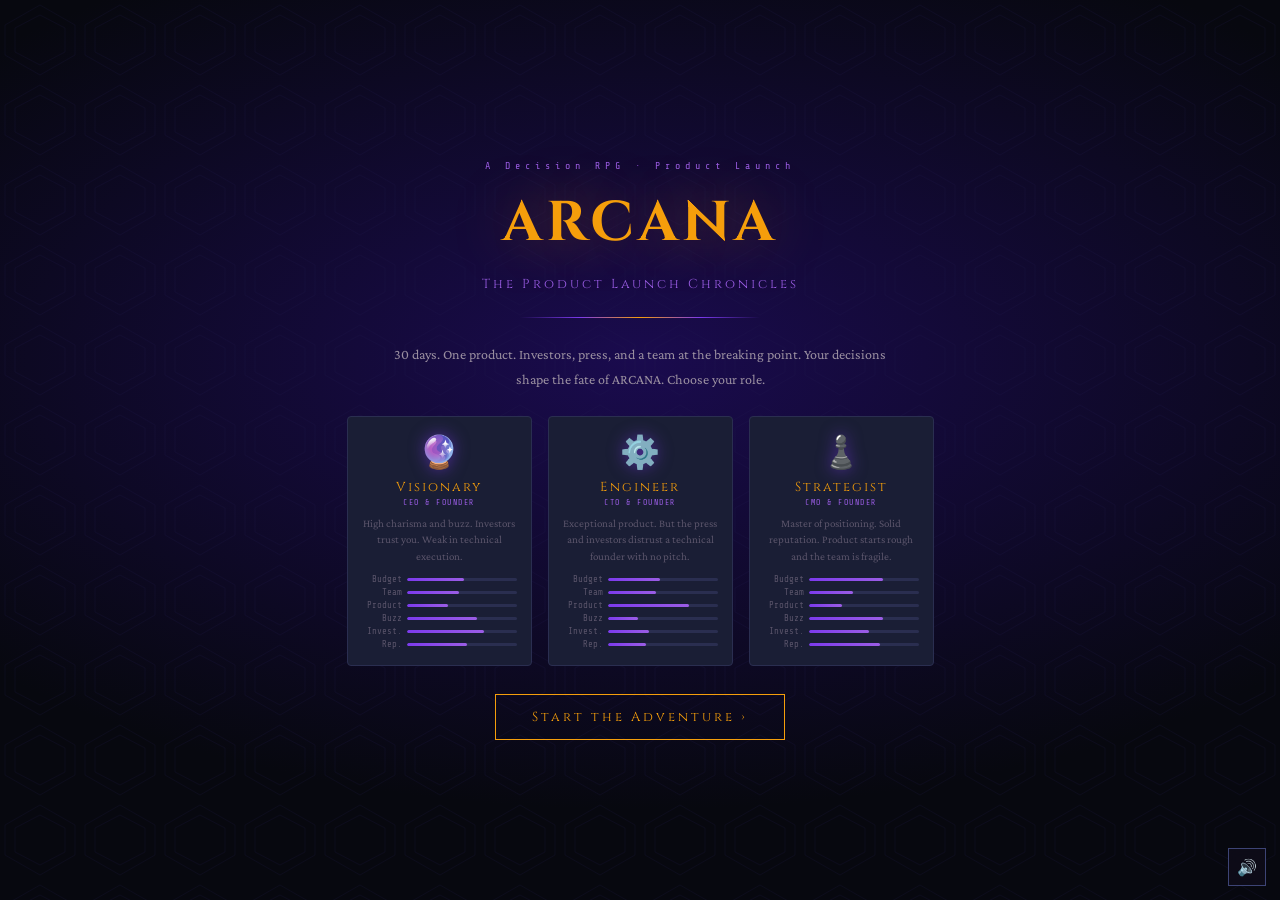
<file: serious games/RPG.html>
<!DOCTYPE html>
<html lang="en">
<head>
<meta charset="UTF-8">
<title>ARCANA — Product Launch RPG</title>
<style>
@import url('https://fonts.googleapis.com/css2?family=Cinzel:wght@400;600;700&family=Crimson+Pro:ital,wght@0,300;0,400;0,600;1,300;1,400&family=Share+Tech+Mono&display=swap');
:root{
  --bg:#07080F;--bg2:#0D0F1C;--bg3:#111425;
  --panel:#131629;--panel2:#1A1E35;--panel3:#1F2440;
  --border:#2A2E50;--border-hi:#3D4475;
  --violet:#7C3AED;--violet-b:#9B5DE5;--violet-dim:#4C2B9E;--violet-dark:#2D1B6E;
  --gold:#F59E0B;--gold-b:#FCD34D;--gold-dim:#92600A;--gold-dark:#4A3005;
  --text:#E2D9C5;--text-dim:#9A8FA0;--text-muted:#5A546A;
  --red:#EF4444;--red-dim:#7F1D1D;--green:#10B981;--green-dim:#064E3B;
  --blue:#3B82F6;--blue-dim:#1E3A5F;--orange:#F97316;
  --serif:'Crimson Pro',Georgia,serif;--display:'Cinzel',serif;--mono:'Share Tech Mono','Courier New',monospace;
}
*,*::before,*::after{box-sizing:border-box;margin:0;padding:0}
html,body{width:100%;height:100%;overflow:hidden}
body{font-family:var(--serif);background:var(--bg);color:var(--text);font-size:15px}
::-webkit-scrollbar{width:5px}::-webkit-scrollbar-track{background:transparent}::-webkit-scrollbar-thumb{background:var(--border-hi);border-radius:3px}
@keyframes fi{to{opacity:1}}
@keyframes slideIn{from{opacity:0;transform:translateY(8px)}to{opacity:1;transform:none}}
@keyframes popIn{from{transform:scale(0.9) translateY(16px);opacity:0}to{transform:none;opacity:1}}
@keyframes psc{0%,100%{box-shadow:0 0 8px rgba(245,158,11,0.6)}50%{box-shadow:0 0 16px rgba(245,158,11,0.9)}}
@keyframes shk{0%,100%{transform:translateX(0)}25%{transform:translateX(-6px)}75%{transform:translateX(6px)}}
@keyframes pulse{0%,100%{opacity:1}50%{opacity:0.5}}

/* ── INTRO ── */
#intro{position:fixed;inset:0;background:var(--bg);display:flex;flex-direction:column;align-items:center;justify-content:center;z-index:800}
.intro-bg{position:absolute;inset:0;background:radial-gradient(ellipse 70% 50% at 50% 40%,#1A0B4E,var(--bg));pointer-events:none}
.intro-bg::after{content:'';position:absolute;inset:0;background:url("data:image/svg+xml,%3Csvg width='80' height='80' viewBox='0 0 80 80' xmlns='http://www.w3.org/2000/svg'%3E%3Cg fill='none' stroke='%23211A50' stroke-width='0.5'%3E%3Cpolygon points='40,5 75,25 75,55 40,75 5,55 5,25'/%3E%3Cpolygon points='40,15 65,28 65,52 40,65 15,52 15,28'/%3E%3C/g%3E%3C/svg%3E");background-size:80px 80px;opacity:0.4}
.intro-wrap{position:relative;z-index:1;display:flex;flex-direction:column;align-items:center;gap:24px;max-width:720px;padding:32px 20px;text-align:center}
.intro-eyebrow{font-family:var(--mono);font-size:10px;letter-spacing:5px;color:var(--violet-b);opacity:0;animation:fi 0.6s 0.3s forwards}
.intro-title{font-family:var(--display);font-size:56px;font-weight:700;color:var(--gold);text-shadow:0 0 60px rgba(245,158,11,0.4);line-height:1;opacity:0;animation:fi 0.8s 0.7s forwards;letter-spacing:4px}
.intro-sub{font-family:var(--display);font-size:13px;letter-spacing:3px;color:var(--violet-b);opacity:0;animation:fi 0.6s 1.1s forwards}
.intro-divider{width:240px;height:1px;background:linear-gradient(90deg,transparent,var(--violet),var(--gold),var(--violet),transparent);opacity:0;animation:fi 0.6s 1.3s forwards}
.intro-desc{font-size:14px;color:var(--text-dim);line-height:1.8;opacity:0;animation:fi 0.8s 1.5s forwards;max-width:520px}
.char-grid{display:flex;gap:16px;opacity:0;animation:fi 0.8s 1.8s forwards}
.char-card{width:185px;background:var(--panel2);border:1px solid var(--border);border-radius:4px;padding:16px 14px;cursor:pointer;transition:all 0.25s;position:relative;overflow:hidden;text-align:center}
.char-card::before{content:'';position:absolute;top:0;left:0;right:0;height:2px;background:linear-gradient(90deg,transparent,var(--violet),transparent);opacity:0;transition:opacity 0.2s}
.char-card:hover{border-color:var(--violet-b);background:var(--panel3);transform:translateY(-2px)}
.char-card:hover::before,.char-card.selected::before{opacity:1}
.char-card.selected{border-color:var(--gold);background:var(--panel3)}
.char-card.selected::before{background:linear-gradient(90deg,transparent,var(--gold),transparent)}
.char-emoji{font-size:32px;margin-bottom:7px;display:block;filter:drop-shadow(0 0 8px rgba(124,58,237,0.5))}
.char-name{font-family:var(--display);font-size:13px;color:var(--gold);letter-spacing:2px;margin-bottom:2px}
.char-role{font-family:var(--mono);font-size:8px;letter-spacing:1.5px;color:var(--violet-b);text-transform:uppercase;margin-bottom:8px}
.char-desc{font-size:11px;color:var(--text-muted);line-height:1.5;margin-bottom:10px}
.char-stats-mini{display:flex;flex-direction:column;gap:3px}
.csm-row{display:flex;align-items:center;gap:5px;font-size:9px}
.csm-lbl{color:var(--text-muted);width:40px;text-align:right;font-family:var(--mono)}
.csm-bar{flex:1;height:3px;background:var(--border);border-radius:2px;overflow:hidden}
.csm-fill{height:100%;background:linear-gradient(90deg,var(--violet),var(--violet-b));border-radius:2px}
.intro-start{margin-top:4px;padding:13px 36px;background:transparent;border:1px solid var(--gold);color:var(--gold);font-family:var(--display);font-size:13px;letter-spacing:3px;cursor:pointer;transition:all 0.25s;opacity:0;animation:fi 0.6s 2s forwards}
.intro-start:hover{background:rgba(245,158,11,0.08);box-shadow:0 0 24px rgba(245,158,11,0.2)}
.intro-start:disabled{opacity:0.3;cursor:not-allowed}

/* ── GAME ── */
#game{position:fixed;inset:0;display:none;flex-direction:column;background:var(--bg)}
#game.active{display:flex}
#topbar{height:50px;flex-shrink:0;background:linear-gradient(180deg,#0D0F1E,#111425);border-bottom:1px solid var(--border-hi);display:flex;align-items:center;padding:0 16px;gap:12px;position:relative;z-index:100}
#topbar::after{content:'';position:absolute;bottom:-1px;left:0;right:0;height:1px;background:linear-gradient(90deg,transparent,var(--violet) 30%,var(--gold) 70%,transparent);opacity:0.4}
.tb-game-title{font-family:var(--display);font-size:15px;color:var(--gold);letter-spacing:3px}
.tb-sep{width:1px;height:26px;background:var(--border-hi)}
.tb-act{font-family:var(--mono);font-size:9px;letter-spacing:2px;color:var(--violet-b);text-transform:uppercase}
.stat-chips{display:flex;gap:8px;margin-left:auto;flex-wrap:wrap}
.sc{display:flex;align-items:center;gap:5px;background:var(--panel2);border:1px solid var(--border);border-radius:3px;padding:4px 9px}
.sc-icon{font-size:11px}
.sc-val{font-family:var(--mono);font-size:10px;color:var(--text);min-width:24px;text-align:right}
.sc-bar{width:44px;height:3px;background:var(--border);border-radius:2px;overflow:hidden}
.sc-fill{height:100%;border-radius:2px;transition:width 0.6s cubic-bezier(.22,.68,0,1.2)}
.sc-fill.budget{background:linear-gradient(90deg,#F59E0B,#FCD34D)}
.sc-fill.team{background:linear-gradient(90deg,#10B981,#34D399)}
.sc-fill.product{background:linear-gradient(90deg,#7C3AED,#A78BFA)}
.sc-fill.buzz{background:linear-gradient(90deg,#3B82F6,#93C5FD)}
.sc-fill.invest{background:linear-gradient(90deg,#F97316,#FB923C)}
.sc-fill.rep{background:linear-gradient(90deg,#EC4899,#F472B6)}
.sc.low .sc-fill{background:linear-gradient(90deg,var(--red),#F87171)!important}
#main{flex:1;display:flex;overflow:hidden}
#char-panel{width:196px;flex-shrink:0;background:var(--panel);border-right:1px solid var(--border);display:flex;flex-direction:column;overflow:hidden}
.cp-portrait{height:135px;background:radial-gradient(ellipse at 50% 60%,var(--violet-dark),var(--bg2));display:flex;flex-direction:column;align-items:center;justify-content:center;border-bottom:1px solid var(--border);position:relative;overflow:hidden}
.cp-portrait::before{content:'';position:absolute;inset:0;background:url("data:image/svg+xml,%3Csvg width='60' height='60' viewBox='0 0 60 60' xmlns='http://www.w3.org/2000/svg'%3E%3Cpolygon points='30,4 56,19 56,41 30,56 4,41 4,19' fill='none' stroke='%233D2080' stroke-width='0.8'/%3E%3C/svg%3E");background-size:60px 60px;opacity:0.5}
.cp-emoji{font-size:44px;filter:drop-shadow(0 0 16px rgba(124,58,237,0.6));position:relative;z-index:1}
.cp-name{font-family:var(--display);font-size:11px;color:var(--gold);letter-spacing:2px;margin-top:5px;position:relative;z-index:1}
.cp-role{font-family:var(--mono);font-size:8px;letter-spacing:1.5px;color:var(--violet-b);text-transform:uppercase;position:relative;z-index:1;margin-top:2px}
.cp-stats{padding:12px;flex:1;overflow-y:auto}
.cps-title{font-family:var(--mono);font-size:8px;letter-spacing:2px;color:var(--text-muted);text-transform:uppercase;margin-bottom:8px}
.cps-row{margin-bottom:8px}
.cps-lbl{display:flex;justify-content:space-between;font-size:9px;color:var(--text-dim);margin-bottom:3px;font-family:var(--mono)}
.cps-lbl span:last-child{color:var(--text)}
.cps-bar{height:6px;background:var(--bg3);border-radius:3px;overflow:hidden;border:1px solid var(--border)}
.cps-fill{height:100%;border-radius:2px;transition:width 0.7s cubic-bezier(.22,.68,0,1.2)}
.cps-fill.budget{background:linear-gradient(90deg,var(--gold-dim),var(--gold))}
.cps-fill.team{background:linear-gradient(90deg,var(--green-dim),var(--green))}
.cps-fill.product{background:linear-gradient(90deg,var(--violet-dim),var(--violet-b))}
.cps-fill.buzz{background:linear-gradient(90deg,var(--blue-dim),var(--blue))}
.cps-fill.invest{background:linear-gradient(90deg,#7A3000,var(--orange))}
.cps-fill.rep{background:linear-gradient(90deg,#700040,#EC4899)}
.cps-fill.low{background:linear-gradient(90deg,var(--red-dim),var(--red))!important}
.cp-divider{height:1px;background:var(--border);margin:0 12px}
.cp-trait{padding:10px 12px;font-size:10px;color:var(--text-muted);line-height:1.6;font-style:italic}
#narrative-panel{flex:1;display:flex;flex-direction:column;overflow:hidden}
.np-header{height:50px;flex-shrink:0;background:var(--panel);border-bottom:1px solid var(--border);padding:0 22px;display:flex;align-items:center;gap:12px}
.np-location{font-family:var(--mono);font-size:9px;letter-spacing:1.5px;color:var(--text-muted);text-transform:uppercase}
.np-title{font-family:var(--display);font-size:16px;color:var(--text);letter-spacing:1px;margin-left:auto;margin-right:auto}
.np-scene{font-family:var(--mono);font-size:9px;color:var(--violet-b);letter-spacing:1px}
.np-body{flex:1;overflow-y:auto;padding:24px 28px 20px;background:radial-gradient(ellipse 80% 60% at 50% 20%,#111425,var(--bg2))}
.np-act-tag{font-family:var(--display);font-size:10px;letter-spacing:4px;color:var(--violet-b);text-transform:uppercase;margin-bottom:6px}
.np-narrative-text{font-family:var(--serif);font-size:15px;line-height:1.9;color:var(--text);margin-bottom:24px;max-width:620px}
.np-narrative-text em{color:var(--gold);font-style:italic}
.np-divider{display:flex;align-items:center;gap:12px;margin-bottom:20px}
.np-divider::before,.np-divider::after{content:'';flex:1;height:1px;background:linear-gradient(90deg,transparent,var(--border-hi))}
.np-divider span{font-family:var(--mono);font-size:9px;letter-spacing:2px;color:var(--violet-b);white-space:nowrap}
.choices-grid{display:flex;flex-direction:column;gap:11px;max-width:620px}
.choice-btn{background:var(--panel2);border:1px solid var(--border);border-radius:4px;padding:15px 17px;cursor:pointer;transition:all 0.2s;text-align:left;position:relative;overflow:hidden;display:flex;gap:13px;align-items:flex-start}
.choice-btn::before{content:'';position:absolute;left:0;top:0;bottom:0;width:2px;background:var(--violet);transform:scaleY(0);transition:transform 0.2s;transform-origin:bottom}
.choice-btn:hover{border-color:var(--violet-b);background:var(--panel3)}
.choice-btn:hover::before{transform:scaleY(1)}
.choice-btn:disabled{opacity:0.35;cursor:not-allowed;pointer-events:none}
.cb-icon{font-size:20px;flex-shrink:0;width:30px;text-align:center;margin-top:2px}
.cb-content{flex:1}
.cb-top{display:flex;align-items:center;gap:8px;margin-bottom:3px}
.cb-text{font-family:var(--display);font-size:12px;color:var(--text);letter-spacing:0.5px}
.cb-tag{font-family:var(--mono);font-size:8px;letter-spacing:1px;padding:2px 7px;background:var(--violet-dark);color:var(--violet-b);border-radius:2px}
.cb-cost{font-family:var(--mono);font-size:9px;color:var(--text-muted);margin-bottom:5px}
.cb-effects{display:flex;gap:7px;flex-wrap:wrap}
.eff{font-family:var(--mono);font-size:9px;padding:2px 6px;border-radius:2px}
.eff.pos{background:rgba(16,185,129,0.12);color:#34D399}
.eff.neg{background:rgba(239,68,68,0.12);color:#F87171}
.consequence-box{background:var(--panel);border:1px solid var(--violet-dim);border-left:3px solid var(--violet);padding:14px 16px;margin-top:18px;max-width:620px;display:none}
.consequence-box.show{display:block;animation:slideIn 0.4s}
.cbox-label{font-family:var(--mono);font-size:9px;letter-spacing:2px;color:var(--violet-b);margin-bottom:5px}
.cbox-text{font-family:var(--serif);font-size:13px;color:var(--text-dim);line-height:1.7;font-style:italic}
.np-next-btn{margin-top:20px;padding:10px 28px;background:transparent;border:1px solid var(--gold);color:var(--gold);font-family:var(--display);font-size:11px;letter-spacing:2px;cursor:pointer;transition:all 0.2s;display:none;max-width:200px}
.np-next-btn:hover{background:rgba(245,158,11,0.08)}
.np-next-btn.show{display:block;animation:fi 0.5s forwards}
.np-begin-btn{padding:12px 32px;background:transparent;border:1px solid var(--violet-b);color:var(--violet-b);font-family:var(--display);font-size:11px;letter-spacing:2px;cursor:pointer;transition:all 0.2s;margin-top:6px}
.np-begin-btn:hover{background:rgba(124,58,237,0.1)}
#right-panel{width:230px;flex-shrink:0;background:var(--panel);border-left:1px solid var(--border);display:flex;flex-direction:column;overflow:hidden}
.rp-section{padding:12px;border-bottom:1px solid var(--border)}
.rp-title{font-family:var(--mono);font-size:8px;letter-spacing:2.5px;color:var(--text-muted);text-transform:uppercase;margin-bottom:8px}
.rp-clock{font-family:var(--display);font-size:24px;color:var(--gold);text-align:center;letter-spacing:2px;text-shadow:0 0 20px rgba(245,158,11,0.3)}
.rp-clock-sub{font-family:var(--mono);font-size:9px;color:var(--text-muted);text-align:center;letter-spacing:1px;margin-top:2px}
.rp-resource{display:flex;align-items:center;gap:7px;margin-bottom:7px}
.rp-res-icon{font-size:13px;width:18px;text-align:center}
.rp-res-name{font-size:10px;color:var(--text-muted);font-family:var(--mono);flex:1}
.rp-res-val{font-family:var(--mono);font-size:10px;color:var(--text)}
.rp-rep-row{display:flex;align-items:center;gap:7px;margin-bottom:5px}
.rp-rep-icon{font-size:13px;width:18px;text-align:center}
.rp-rep-name{font-size:9px;color:var(--text-muted);font-family:var(--mono);flex:1;letter-spacing:0.5px}
.rp-rep-bar{width:50px;height:5px;background:var(--bg3);border-radius:2px;overflow:hidden}
.rp-rep-fill{height:100%;border-radius:2px;transition:width 0.6s}
.rp-rep-fill.invest-f{background:linear-gradient(90deg,#7A3000,var(--orange))}
.rp-rep-fill.rep-f{background:linear-gradient(90deg,#700040,#EC4899)}
.rp-rep-fill.low-f{background:var(--red)!important}
.rp-rep-val{font-family:var(--mono);font-size:9px;color:var(--text);min-width:20px;text-align:right}
.event-log{flex:1;overflow-y:auto}
.event-item{padding:9px 12px;border-bottom:1px solid var(--border);font-size:11px;line-height:1.5;color:var(--text-dim);position:relative}
.event-item::before{content:'';position:absolute;left:0;top:0;bottom:0;width:2px}
.event-item.neutral::before{background:var(--border-hi)}
.event-item.good::before{background:var(--green)}
.event-item.bad::before{background:var(--red)}
.event-item.choice::before{background:var(--violet)}
.event-item.warn::before{background:var(--gold)}
.event-item.alert::before{background:var(--orange)}
.ev-time{font-family:var(--mono);font-size:8px;color:var(--text-muted);margin-bottom:1px}
#bottombar{height:40px;flex-shrink:0;background:linear-gradient(0deg,#0A0C18,#0F1120);border-top:1px solid var(--border-hi);display:flex;align-items:center;padding:0 16px;gap:8px;position:relative}
#bottombar::before{content:'';position:absolute;top:0;left:0;right:0;height:1px;background:linear-gradient(90deg,transparent,var(--violet) 30%,var(--gold) 70%,transparent);opacity:0.3}
.progress-scenes{display:flex;gap:5px;align-items:center}
.ps-dot{width:9px;height:9px;border-radius:50%;border:1.5px solid var(--border-hi);background:var(--bg);transition:all 0.4s}
.ps-dot.done{background:var(--violet);border-color:var(--violet);box-shadow:0 0 8px rgba(124,58,237,0.6)}
.ps-dot.current{background:var(--gold);border-color:var(--gold);box-shadow:0 0 10px rgba(245,158,11,0.7);animation:psc 2s infinite}
.ps-dot.special{background:var(--orange);border-color:var(--orange);box-shadow:0 0 8px rgba(249,115,22,0.7)}
.ps-label{font-family:var(--mono);font-size:8px;color:var(--text-muted);letter-spacing:1px;margin-left:4px}
.bb-right{margin-left:auto;display:flex;align-items:center;gap:6px}
.bb-btn{background:transparent;border:1px solid var(--border);color:var(--text-muted);font-family:var(--mono);font-size:8px;letter-spacing:1px;padding:4px 11px;cursor:pointer;transition:all 0.15s;text-transform:uppercase}
.bb-btn:hover{border-color:var(--violet-b);color:var(--violet-b)}

/* ── OVERLAY BASE ── */
.overlay{position:fixed;inset:0;z-index:600;display:none;align-items:center;justify-content:center}
.overlay.open{display:flex}
.overlay-blur{background:rgba(0,0,0,0.75);backdrop-filter:blur(10px)}

/* ── HISTORY ── */
#history-overlay{background:rgba(0,0,0,0.7);backdrop-filter:blur(8px)}
#history-box{background:var(--panel);border:1px solid var(--border-hi);width:600px;max-height:75vh;display:flex;flex-direction:column;box-shadow:0 24px 60px rgba(0,0,0,0.8);animation:popIn 0.3s cubic-bezier(.22,.68,0,1.15)}
.hb-head{background:var(--panel2);border-bottom:1px solid var(--border);padding:14px 20px;display:flex;align-items:center;justify-content:space-between}
.hb-title{font-family:var(--display);font-size:14px;color:var(--gold);letter-spacing:2px}
.hb-x{cursor:pointer;font-family:var(--mono);color:var(--text-muted);font-size:14px;padding:2px 8px;border:1px solid var(--border);transition:all 0.15s}
.hb-x:hover{color:var(--red);border-color:var(--red)}
.hb-body{overflow-y:auto;padding:16px}
.hb-empty{font-family:var(--serif);font-style:italic;color:var(--text-muted);text-align:center;padding:28px;font-size:14px}
.hist-entry{border:1px solid var(--border);border-left:3px solid var(--violet);margin-bottom:10px;background:var(--panel2)}
.he-head{padding:9px 13px;background:var(--panel3);border-bottom:1px solid var(--border);display:flex;align-items:center;gap:9px}
.he-scene{font-family:var(--display);font-size:11px;color:var(--gold);letter-spacing:1.5px}
.he-act{font-family:var(--mono);font-size:8px;color:var(--violet-b);letter-spacing:1px;margin-left:auto}
.he-body{padding:11px 13px}
.he-choice{font-family:var(--serif);font-size:13px;color:var(--text);margin-bottom:5px}
.he-choice strong{color:var(--gold)}
.he-consequence{font-family:var(--serif);font-size:12px;color:var(--text-dim);font-style:italic;line-height:1.6;margin-bottom:7px}
.he-effects{display:flex;gap:6px;flex-wrap:wrap}

/* ── TEAM EVENT MODAL ── */
#team-modal{background:rgba(0,0,0,0.8);backdrop-filter:blur(12px)}
#team-box{background:var(--panel);border:1px solid var(--border-hi);width:560px;box-shadow:0 24px 60px rgba(0,0,0,0.9);animation:popIn 0.3s cubic-bezier(.22,.68,0,1.15);overflow:hidden}
.team-box-header{background:linear-gradient(135deg,#1A1E35,#0F1120);border-bottom:1px solid var(--border);padding:18px 24px;position:relative}
.team-box-header::before{content:'';position:absolute;top:0;left:0;right:0;height:2px;background:linear-gradient(90deg,transparent,var(--orange),transparent)}
.team-interrupt{font-family:var(--mono);font-size:9px;letter-spacing:3px;color:var(--orange);text-transform:uppercase;margin-bottom:6px;display:flex;align-items:center;gap:6px}
.team-interrupt::before{content:'';width:6px;height:6px;background:var(--orange);border-radius:50%;animation:pulse 1.2s infinite}
.team-box-title{font-family:var(--display);font-size:18px;color:var(--text);letter-spacing:1px}
.team-box-who{font-family:var(--mono);font-size:10px;color:var(--text-muted);margin-top:3px}
.team-box-body{padding:22px 24px}
.team-situation{font-family:var(--serif);font-size:15px;line-height:1.85;color:var(--text);margin-bottom:22px;padding:16px;background:var(--bg3);border-left:3px solid var(--orange)}
.team-choices{display:flex;flex-direction:column;gap:10px}
.team-choice-btn{background:var(--panel2);border:1px solid var(--border);padding:14px 16px;cursor:pointer;transition:all 0.2s;text-align:left;display:flex;gap:12px;align-items:flex-start;position:relative;overflow:hidden}
.team-choice-btn::before{content:'';position:absolute;left:0;top:0;bottom:0;width:2px;background:var(--orange);transform:scaleY(0);transition:transform 0.2s;transform-origin:bottom}
.team-choice-btn:hover{border-color:var(--orange);background:var(--panel3)}
.team-choice-btn:hover::before{transform:scaleY(1)}
.team-choice-btn:disabled{opacity:0.35;cursor:not-allowed;pointer-events:none}
.tcb-icon{font-size:18px;flex-shrink:0;margin-top:2px}
.tcb-body{flex:1}
.tcb-text{font-family:var(--display);font-size:12px;color:var(--text);margin-bottom:3px}
.tcb-effs{display:flex;gap:6px;flex-wrap:wrap}
.team-feedback{display:none;padding:14px 16px;background:var(--bg3);border:1px solid var(--border);border-left:3px solid var(--green);margin-top:12px;animation:slideIn 0.3s}
.team-feedback.show{display:block}
.team-feedback.bad-fb{border-left-color:var(--red)}
.tf-grade{font-family:var(--mono);font-size:9px;letter-spacing:2px;margin-bottom:5px}
.tf-grade.good-g{color:var(--green)}
.tf-grade.bad-g{color:var(--red)}
.tf-note{font-family:var(--serif);font-size:13px;color:var(--text-dim);line-height:1.6;font-style:italic}
.team-continue-btn{display:none;margin-top:14px;padding:9px 24px;background:transparent;border:1px solid var(--text-muted);color:var(--text-muted);font-family:var(--mono);font-size:9px;letter-spacing:2px;cursor:pointer;transition:all 0.2s}
.team-continue-btn:hover{border-color:var(--violet-b);color:var(--violet-b)}
.team-continue-btn.show{display:inline-block}

/* ── INVESTOR MEETING MODAL ── */
#invest-modal{background:rgba(0,0,0,0.88);backdrop-filter:blur(14px)}
#invest-box{background:var(--panel);border:1px solid var(--border-hi);width:640px;max-height:90vh;display:flex;flex-direction:column;box-shadow:0 24px 70px rgba(0,0,0,0.95);animation:popIn 0.3s cubic-bezier(.22,.68,0,1.15);overflow:hidden}
.invest-header{background:linear-gradient(135deg,#0A0D1A,#131629);border-bottom:1px solid var(--border-hi);padding:20px 26px;position:relative}
.invest-header::before{content:'';position:absolute;top:0;left:0;right:0;height:2px;background:linear-gradient(90deg,transparent,var(--gold),transparent)}
.invest-eyebrow{font-family:var(--mono);font-size:9px;letter-spacing:3px;color:var(--gold-dim);text-transform:uppercase;margin-bottom:6px}
.invest-title{font-family:var(--display);font-size:22px;color:var(--gold);letter-spacing:2px;margin-bottom:3px}
.invest-sub{font-family:var(--mono);font-size:10px;color:var(--text-muted)}
.invest-score-wrap{display:flex;align-items:center;gap:10px;margin-top:14px}
.invest-score-lbl{font-family:var(--mono);font-size:9px;letter-spacing:1.5px;color:var(--text-muted);text-transform:uppercase}
.invest-score-dots{display:flex;gap:6px}
.isd{width:12px;height:12px;border-radius:50%;border:1.5px solid var(--gold-dim);background:var(--bg3);transition:all 0.4s}
.isd.filled{background:var(--gold);border-color:var(--gold);box-shadow:0 0 8px rgba(245,158,11,0.6)}
.invest-mood{font-family:var(--mono);font-size:10px;color:var(--text-dim);margin-left:auto;letter-spacing:0.5px}
.invest-body{padding:24px 26px;overflow-y:auto;flex:1}
.invest-progress{font-family:var(--mono);font-size:9px;color:var(--text-muted);letter-spacing:2px;text-transform:uppercase;margin-bottom:14px}
.invest-investor{display:flex;gap:14px;align-items:flex-start;margin-bottom:18px;padding:16px;background:var(--bg3);border:1px solid var(--border);border-left:3px solid var(--gold)}
.inv-avatar{font-size:28px;flex-shrink:0;filter:drop-shadow(0 0 8px rgba(245,158,11,0.3))}
.inv-who{flex:1}
.inv-name{font-family:var(--display);font-size:12px;color:var(--gold);margin-bottom:3px}
.inv-role{font-family:var(--mono);font-size:9px;color:var(--text-muted);margin-bottom:8px;letter-spacing:0.5px}
.inv-question{font-family:var(--serif);font-size:15px;color:var(--text);line-height:1.8;font-style:italic}
.invest-choices{display:flex;flex-direction:column;gap:10px}
.inv-choice-btn{background:var(--panel2);border:1px solid var(--border);padding:14px 16px;cursor:pointer;transition:all 0.2s;text-align:left;position:relative;overflow:hidden}
.inv-choice-btn::before{content:'';position:absolute;left:0;top:0;bottom:0;width:2px;background:var(--gold);transform:scaleY(0);transition:transform 0.2s;transform-origin:bottom}
.inv-choice-btn:hover{border-color:var(--gold-dim);background:var(--panel3)}
.inv-choice-btn:hover::before{transform:scaleY(1)}
.inv-choice-btn:disabled{opacity:0.35;cursor:not-allowed;pointer-events:none}
.icb-text{font-family:var(--serif);font-size:13px;color:var(--text);line-height:1.6}
.icb-note{font-family:var(--mono);font-size:9px;color:var(--text-muted);margin-top:5px}
.invest-result{display:none;padding:20px 26px;background:var(--bg3);border-top:1px solid var(--border)}
.invest-result.show{display:block;animation:slideIn 0.4s}
.ir-grade{font-family:var(--display);font-size:20px;margin-bottom:8px;letter-spacing:2px}
.ir-grade.excellent{color:var(--green)}
.ir-grade.good{color:var(--gold)}
.ir-grade.poor{color:var(--red)}
.ir-note{font-family:var(--serif);font-size:14px;color:var(--text-dim);line-height:1.7;margin-bottom:12px;font-style:italic}
.ir-effects{display:flex;gap:8px;flex-wrap:wrap;margin-bottom:16px}
.ir-continue-btn{padding:10px 26px;background:transparent;border:1px solid var(--gold);color:var(--gold);font-family:var(--display);font-size:11px;letter-spacing:2px;cursor:pointer;transition:all 0.2s}
.ir-continue-btn:hover{background:rgba(245,158,11,0.08)}

/* ── PRESS CONFERENCE MODAL ── */
#press-modal{background:rgba(0,0,0,0.85);backdrop-filter:blur(12px)}
#press-box{background:var(--panel);border:1px solid var(--border-hi);width:640px;max-height:92vh;display:flex;flex-direction:column;box-shadow:0 24px 70px rgba(0,0,0,0.9);animation:popIn 0.3s cubic-bezier(.22,.68,0,1.15);overflow:hidden}
.press-header{background:linear-gradient(135deg,#0E1020,#141830);border-bottom:1px solid var(--border-hi);padding:18px 24px;position:relative}
.press-header::before{content:'';position:absolute;top:0;left:0;right:0;height:2px;background:linear-gradient(90deg,transparent,var(--blue),transparent)}
.press-eyebrow{font-family:var(--mono);font-size:9px;letter-spacing:3px;color:var(--blue);text-transform:uppercase;margin-bottom:5px}
.press-title{font-family:var(--display);font-size:21px;color:var(--text);letter-spacing:1px;margin-bottom:12px}
.sentiment-wrap{display:flex;align-items:center;gap:10px}
.sentiment-lbl{font-family:var(--mono);font-size:9px;letter-spacing:1.5px;color:var(--text-muted);text-transform:uppercase;white-space:nowrap}
.sentiment-track{flex:1;height:8px;background:var(--bg3);border-radius:4px;overflow:hidden;border:1px solid var(--border)}
.sentiment-fill{height:100%;border-radius:3px;transition:width 0.8s cubic-bezier(.22,.68,0,1.2),background 0.5s}
.sentiment-val{font-family:var(--mono);font-size:11px;min-width:30px;text-align:right}
.press-q-num{font-family:var(--mono);font-size:9px;letter-spacing:2px;color:var(--blue);text-transform:uppercase;margin-bottom:8px}
.press-body{padding:22px 24px;overflow-y:auto;flex:1}
.press-journalist{display:flex;gap:14px;align-items:flex-start;margin-bottom:20px;padding:14px;background:var(--bg3);border:1px solid var(--border);border-left:3px solid var(--blue)}
.pj-avatar{font-size:26px;flex-shrink:0}
.pj-info{flex:1}
.pj-name{font-family:var(--display);font-size:11px;color:var(--blue);margin-bottom:2px}
.pj-outlet{font-family:var(--mono);font-size:9px;color:var(--text-muted);margin-bottom:7px;letter-spacing:0.5px}
.pj-question{font-family:var(--serif);font-size:15px;color:var(--text);line-height:1.8;font-style:italic}
.press-choices{display:flex;flex-direction:column;gap:10px}
.press-choice-btn{background:var(--panel2);border:1px solid var(--border);padding:14px 16px;cursor:pointer;transition:all 0.2s;text-align:left;position:relative;overflow:hidden}
.press-choice-btn::before{content:'';position:absolute;left:0;top:0;bottom:0;width:2px;background:var(--blue);transform:scaleY(0);transition:transform 0.2s;transform-origin:bottom}
.press-choice-btn:hover{border-color:var(--blue);background:var(--panel3)}
.press-choice-btn:hover::before{transform:scaleY(1)}
.press-choice-btn:disabled{opacity:0.35;cursor:not-allowed;pointer-events:none}
.pcb-text{font-family:var(--serif);font-size:13px;color:var(--text);line-height:1.6}
.press-feedback{display:none;margin-top:12px;padding:12px 14px;border:1px solid var(--border);animation:slideIn 0.3s}
.press-feedback.show{display:block}
.pf-reaction{font-family:var(--mono);font-size:9px;letter-spacing:2px;margin-bottom:4px}
.pf-reaction.pos{color:var(--green)}
.pf-reaction.neg{color:var(--red)}
.pf-note{font-family:var(--serif);font-size:12px;color:var(--text-dim);font-style:italic;line-height:1.6}
.press-next-q{display:none;margin-top:12px;padding:9px 22px;background:transparent;border:1px solid var(--blue);color:var(--blue);font-family:var(--mono);font-size:9px;letter-spacing:2px;cursor:pointer;transition:all 0.2s}
.press-next-q:hover{background:rgba(59,130,246,0.08)}
.press-next-q.show{display:inline-block}
.press-result{display:none;padding:18px 24px;background:var(--bg3);border-top:1px solid var(--border)}
.press-result.show{display:block;animation:slideIn 0.4s}
.pr-headline{font-family:var(--display);font-size:18px;margin-bottom:8px;letter-spacing:1px}
.pr-headline.positive{color:var(--green)}
.pr-headline.neutral{color:var(--gold)}
.pr-headline.negative{color:var(--red)}
.pr-note{font-family:var(--serif);font-size:14px;color:var(--text-dim);line-height:1.7;margin-bottom:12px;font-style:italic}
.pr-effects{display:flex;gap:8px;flex-wrap:wrap;margin-bottom:14px}
.pr-continue-btn{padding:9px 24px;background:transparent;border:1px solid var(--text-dim);color:var(--text-dim);font-family:var(--mono);font-size:9px;letter-spacing:2px;cursor:pointer;transition:all 0.2s}
.pr-continue-btn:hover{border-color:var(--violet-b);color:var(--violet-b)}

/* ── NOTIFICATION ── */
#notif{position:fixed;top:58px;right:18px;background:var(--panel2);border:1px solid var(--border-hi);border-left:3px solid var(--violet);padding:12px 16px;min-width:260px;max-width:320px;z-index:700;transform:translateX(130%);transition:transform 0.3s cubic-bezier(.22,.68,0,1.2);box-shadow:0 8px 28px rgba(0,0,0,0.6)}
#notif.show{transform:translateX(0)}
#notif.good{border-left-color:var(--green)}
#notif.bad{border-left-color:var(--red)}
#notif.warn{border-left-color:var(--gold)}
#notif.alert{border-left-color:var(--orange)}
.nt-title{font-family:var(--mono);font-size:8px;letter-spacing:2px;color:var(--violet-b);margin-bottom:4px;text-transform:uppercase}
#notif.good .nt-title{color:var(--green)}
#notif.bad .nt-title{color:var(--red)}
#notif.warn .nt-title{color:var(--gold)}
#notif.alert .nt-title{color:var(--orange)}
#n-text{font-size:12px;color:var(--text-dim);line-height:1.6;font-family:var(--serif)}

/* ── ENDING ── */
#ending{position:fixed;inset:0;background:var(--bg);display:none;flex-direction:column;z-index:900;overflow-y:auto}
#ending.active{display:flex}
.end-bg{position:fixed;inset:0;background:radial-gradient(ellipse 70% 50% at 50% 20%,#1A0B4E,var(--bg));pointer-events:none;z-index:0}
.end-wrap{position:relative;z-index:1;display:flex;flex-direction:column;align-items:center;gap:0;max-width:900px;width:100%;margin:0 auto;padding:48px 32px 60px}

/* Hero block */
.end-hero{display:flex;flex-direction:column;align-items:center;gap:14px;text-align:center;margin-bottom:32px}
.end-tag{font-family:var(--mono);font-size:10px;letter-spacing:4px;color:var(--violet-b);text-transform:uppercase}
.end-title{font-family:var(--display);font-size:52px;font-weight:700;letter-spacing:3px;line-height:1.1}
.end-title.legendary{color:var(--gold);text-shadow:0 0 80px rgba(245,158,11,0.5),0 0 160px rgba(245,158,11,0.15)}
.end-title.solid{color:var(--violet-b);text-shadow:0 0 60px rgba(124,58,237,0.4)}
.end-title.survive{color:var(--blue);text-shadow:0 0 60px rgba(59,130,246,0.4)}
.end-title.fail{color:var(--red);text-shadow:0 0 60px rgba(239,68,68,0.4)}
.end-verdict{font-family:var(--display);font-size:13px;letter-spacing:3px;padding:5px 16px;border-radius:2px;text-transform:uppercase}
.end-verdict.legendary{background:rgba(245,158,11,0.1);color:var(--gold);border:1px solid rgba(245,158,11,0.3)}
.end-verdict.solid{background:rgba(124,58,237,0.1);color:var(--violet-b);border:1px solid rgba(124,58,237,0.3)}
.end-verdict.survive{background:rgba(59,130,246,0.1);color:var(--blue);border:1px solid rgba(59,130,246,0.3)}
.end-verdict.fail{background:rgba(239,68,68,0.1);color:var(--red);border:1px solid rgba(239,68,68,0.3)}
.end-divider{width:100%;height:1px;background:linear-gradient(90deg,transparent,var(--border-hi) 20%,var(--border-hi) 80%,transparent);margin:8px 0}

/* Epilogue narrative */
.end-section{width:100%;margin-bottom:28px}
.end-section-title{font-family:var(--mono);font-size:9px;letter-spacing:3px;color:var(--text-muted);text-transform:uppercase;margin-bottom:14px;display:flex;align-items:center;gap:10px}
.end-section-title::after{content:'';flex:1;height:1px;background:var(--border)}
.end-epilogue{background:var(--panel2);border:1px solid var(--border);border-left:3px solid var(--violet);padding:22px 24px}
.end-epilogue p{font-family:var(--serif);font-size:15px;line-height:1.95;color:var(--text);margin-bottom:14px}
.end-epilogue p:last-child{margin-bottom:0}
.end-epilogue em{color:var(--gold);font-style:italic}
.end-epilogue strong{color:var(--text)}
.ep-outcome{background:var(--bg3);border:1px solid var(--border-hi);padding:14px 18px;margin-top:14px;font-family:var(--mono);font-size:10px;letter-spacing:0.5px;color:var(--text-dim);line-height:1.8}
.ep-outcome-label{font-size:8px;letter-spacing:2px;color:var(--violet-b);text-transform:uppercase;margin-bottom:6px}

/* Metrics grid */
.metrics-grid{display:grid;grid-template-columns:repeat(3,1fr);gap:10px;width:100%;margin-bottom:28px}
.metric-card{background:var(--panel2);border:1px solid var(--border);padding:16px 14px;position:relative;overflow:hidden}
.metric-card::before{content:'';position:absolute;top:0;left:0;right:0;height:2px}
.metric-card.mc-green::before{background:linear-gradient(90deg,transparent,var(--green),transparent)}
.metric-card.mc-red::before{background:linear-gradient(90deg,transparent,var(--red),transparent)}
.metric-card.mc-gold::before{background:linear-gradient(90deg,transparent,var(--gold),transparent)}
.metric-card.mc-blue::before{background:linear-gradient(90deg,transparent,var(--blue),transparent)}
.metric-card.mc-violet::before{background:linear-gradient(90deg,transparent,var(--violet-b),transparent)}
.metric-card.mc-orange::before{background:linear-gradient(90deg,transparent,var(--orange),transparent)}
.mc-header{display:flex;align-items:center;gap:8px;margin-bottom:10px}
.mc-icon{font-size:16px}
.mc-label{font-family:var(--mono);font-size:8px;letter-spacing:2px;color:var(--text-muted);text-transform:uppercase;flex:1}
.mc-score{font-family:var(--display);font-size:10px;color:var(--text-dim)}
.mc-value{font-family:var(--display);font-size:22px;font-weight:700;margin-bottom:4px;line-height:1}
.mc-value.good{color:var(--green)}
.mc-value.warn{color:var(--gold)}
.mc-value.bad{color:var(--red)}
.mc-unit{font-family:var(--mono);font-size:8px;color:var(--text-muted);letter-spacing:1px;margin-bottom:8px}
.mc-bar{height:4px;background:var(--bg3);border-radius:2px;overflow:hidden;margin-bottom:8px}
.mc-bar-fill{height:100%;border-radius:2px;transition:width 1.2s cubic-bezier(.22,.68,0,1.2)}
.mc-detail{font-family:var(--serif);font-size:12px;color:var(--text-dim);line-height:1.6;font-style:italic}

/* Decisions summary */
.decisions-row{display:grid;grid-template-columns:repeat(2,1fr);gap:10px;width:100%;margin-bottom:28px}
.dec-card{background:var(--panel2);border:1px solid var(--border);padding:14px 16px}
.dec-stat-val{font-family:var(--display);font-size:28px;font-weight:700;color:var(--violet-b)}
.dec-stat-lbl{font-family:var(--mono);font-size:8px;letter-spacing:2px;color:var(--text-muted);text-transform:uppercase;margin-top:3px}
.dec-stat-detail{font-family:var(--serif);font-size:12px;color:var(--text-dim);margin-top:6px;font-style:italic}

/* Improvement tips */
.tips-list{display:flex;flex-direction:column;gap:10px;width:100%;margin-bottom:32px}
.tip-item{background:var(--panel2);border:1px solid var(--border);border-left:3px solid;padding:14px 18px;display:flex;gap:14px;align-items:flex-start}
.tip-item.tip-budget{border-left-color:var(--gold)}
.tip-item.tip-team{border-left-color:var(--green)}
.tip-item.tip-produto{border-left-color:var(--violet-b)}
.tip-item.tip-buzz{border-left-color:var(--blue)}
.tip-item.tip-invest{border-left-color:var(--orange)}
.tip-item.tip-rep{border-left-color:#EC4899}
.tip-icon{font-size:20px;flex-shrink:0;margin-top:2px}
.tip-body{flex:1}
.tip-title{font-family:var(--display);font-size:12px;color:var(--text);margin-bottom:4px;letter-spacing:0.5px}
.tip-text{font-family:var(--serif);font-size:13px;color:var(--text-dim);line-height:1.7}
.tip-metric{font-family:var(--mono);font-size:9px;color:var(--text-muted);margin-top:5px;letter-spacing:0.5px}

/* Footer */
.end-footer{display:flex;flex-direction:column;align-items:center;gap:10px;text-align:center}
.end-score-final{font-family:var(--mono);font-size:11px;color:var(--text-muted);letter-spacing:1.5px}
.end-restart{padding:13px 36px;background:transparent;border:1px solid var(--violet-b);color:var(--violet-b);font-family:var(--display);font-size:12px;letter-spacing:2px;cursor:pointer;transition:all 0.25s}
.end-restart:hover{background:rgba(124,58,237,0.12);box-shadow:0 0 20px rgba(124,58,237,0.15)}

/* ── WORLD SPLASH (Mundo X) ── */
@keyframes worldEmojiFloat{0%,100%{transform:translateY(0)}50%{transform:translateY(-6px)}}
#world-modal{background:rgba(0,0,0,0.92);backdrop-filter:blur(16px)}
#world-box{position:relative;width:560px;background:var(--panel);border:1px solid var(--gold);box-shadow:0 0 60px rgba(245,158,11,0.18),0 24px 80px rgba(0,0,0,0.95);animation:popIn 0.5s cubic-bezier(.22,.68,0,1.2);overflow:hidden}
#world-box::before{content:'';position:absolute;top:0;left:0;right:0;height:2px;background:linear-gradient(90deg,transparent,var(--gold),var(--violet-b),var(--gold),transparent);z-index:2}
#world-box::after{content:'';position:absolute;bottom:0;left:0;right:0;height:2px;background:linear-gradient(90deg,transparent,var(--violet-b),var(--gold),var(--violet-b),transparent);opacity:0.5;z-index:2}
.world-box-bg{position:absolute;inset:0;background:radial-gradient(ellipse 80% 60% at 50% 30%,#1A0B4E,var(--bg));opacity:0.55;pointer-events:none}
.world-box-bg::after{content:'';position:absolute;inset:0;background:url("data:image/svg+xml,%3Csvg width='80' height='80' viewBox='0 0 80 80' xmlns='http://www.w3.org/2000/svg'%3E%3Cg fill='none' stroke='%23211A50' stroke-width='0.5'%3E%3Cpolygon points='40,5 75,25 75,55 40,75 5,55 5,25'/%3E%3Cpolygon points='40,15 65,28 65,52 40,65 15,52 15,28'/%3E%3C/g%3E%3C/svg%3E");background-size:80px 80px;opacity:0.35}
.world-box-content{position:relative;z-index:1;padding:42px 38px 36px;text-align:center}
.world-eyebrow{font-family:var(--mono);font-size:10px;letter-spacing:5px;color:var(--violet-b);text-transform:uppercase;margin-bottom:18px;opacity:0;animation:fi 0.5s 0.2s forwards}
.world-num{font-family:var(--display);font-size:52px;color:var(--gold);letter-spacing:7px;font-weight:700;line-height:1;margin-bottom:6px;text-shadow:0 0 60px rgba(245,158,11,0.5),0 0 120px rgba(245,158,11,0.15);opacity:0;animation:fi 0.6s 0.4s forwards}
.world-emoji{font-size:54px;margin:18px 0 10px;filter:drop-shadow(0 0 24px rgba(245,158,11,0.45));opacity:0;animation:fi 0.5s 0.7s forwards,worldEmojiFloat 4s 1.2s ease-in-out infinite}
.world-name{font-family:var(--display);font-size:22px;color:var(--text);letter-spacing:5px;margin-bottom:14px;opacity:0;animation:fi 0.5s 0.9s forwards}
.world-divider{width:140px;height:1px;background:linear-gradient(90deg,transparent,var(--gold),transparent);margin:0 auto 16px;opacity:0;animation:fi 0.5s 1s forwards}
.world-subtitle{font-family:var(--mono);font-size:11px;letter-spacing:2.5px;color:var(--violet-b);text-transform:uppercase;margin-bottom:18px;opacity:0;animation:fi 0.5s 1.1s forwards}
.world-desc{font-family:var(--serif);font-size:14px;line-height:1.85;color:var(--text-dim);max-width:440px;margin:0 auto 26px;font-style:italic;opacity:0;animation:fi 0.6s 1.25s forwards}
.world-stages{display:flex;justify-content:center;gap:8px;margin-bottom:24px;flex-wrap:wrap;opacity:0;animation:fi 0.5s 1.4s forwards}
.world-stage-pill{font-family:var(--mono);font-size:9px;letter-spacing:1.5px;color:var(--text-muted);padding:4px 10px;border:1px solid var(--border);border-radius:2px;background:var(--bg3)}
.world-start-btn{padding:13px 38px;background:transparent;border:1px solid var(--gold);color:var(--gold);font-family:var(--display);font-size:13px;letter-spacing:3px;cursor:pointer;transition:all 0.25s;opacity:0;animation:fi 0.5s 1.55s forwards}
.world-start-btn:hover{background:rgba(245,158,11,0.08);box-shadow:0 0 24px rgba(245,158,11,0.25)}
.world-prev-summary{display:none;margin-bottom:18px;padding:10px 14px;background:rgba(16,185,129,0.06);border:1px solid var(--green-dim);border-left:3px solid var(--green);font-family:var(--mono);font-size:9px;letter-spacing:1.5px;color:var(--green);text-transform:uppercase;opacity:0;animation:fi 0.5s 0.3s forwards}
.world-prev-summary.show{display:inline-block}

/* Progress bar — world separators */
.ps-world-sep{width:1px;height:14px;background:var(--border-hi);margin:0 5px;opacity:0.55}
.ps-world-lbl{font-family:var(--mono);font-size:8px;color:var(--violet-b);letter-spacing:1px;margin-right:4px;font-weight:700;opacity:0.85}
.ps-world-lbl.done-w{color:var(--text-muted);opacity:0.55}
.ps-world-lbl.current-w{color:var(--gold);text-shadow:0 0 8px rgba(245,158,11,0.5)}

/* ── WORLD MAP (Mario-style) ── */
@keyframes mapStarTwinkle{0%,100%{opacity:0.3}50%{opacity:0.9}}
@keyframes mapPulse{0%,100%{transform:scale(1);box-shadow:0 0 0 0 rgba(245,158,11,0.5)}50%{transform:scale(1.05);box-shadow:0 0 0 14px rgba(245,158,11,0)}}
@keyframes mapPlayerBounce{0%,100%{transform:translate(-50%,-50%)}50%{transform:translate(-50%,-58%)}}
@keyframes mapPathDraw{from{stroke-dashoffset:600}to{stroke-dashoffset:0}}
#map-modal{background:rgba(0,0,0,0.94);backdrop-filter:blur(16px);overflow-y:auto}
#map-box{position:relative;width:760px;max-width:96vw;background:linear-gradient(180deg,#0A0D1F,#0F1228);border:1px solid var(--border-hi);box-shadow:0 24px 80px rgba(0,0,0,0.95);animation:popIn 0.5s cubic-bezier(.22,.68,0,1.2);overflow:hidden;margin:24px 0}
#map-box::before{content:'';position:absolute;top:0;left:0;right:0;height:2px;background:linear-gradient(90deg,transparent,var(--gold),var(--violet-b),var(--gold),transparent);z-index:3}
.map-header{padding:20px 28px 14px;text-align:center;position:relative;z-index:2}
.map-eyebrow{font-family:var(--mono);font-size:10px;letter-spacing:5px;color:var(--violet-b);text-transform:uppercase;margin-bottom:6px}
.map-title{font-family:var(--display);font-size:24px;color:var(--gold);letter-spacing:4px;margin-bottom:5px;text-shadow:0 0 28px rgba(245,158,11,0.35)}
.map-subtitle{font-family:var(--serif);font-size:13px;color:var(--text-dim);font-style:italic}
.map-canvas{position:relative;height:320px;margin:8px 16px 16px;background:radial-gradient(ellipse 80% 70% at 50% 50%,#1A0E48,#0A0D1F 70%);border:1px solid var(--border);overflow:hidden}
.map-canvas::before{content:'';position:absolute;inset:0;background-image:radial-gradient(circle at 12% 20%,#fff 0.5px,transparent 0.5px),radial-gradient(circle at 78% 35%,#fff 0.5px,transparent 0.5px),radial-gradient(circle at 30% 75%,#fff 0.5px,transparent 0.5px),radial-gradient(circle at 88% 80%,#fff 0.5px,transparent 0.5px),radial-gradient(circle at 55% 15%,#fff 0.5px,transparent 0.5px),radial-gradient(circle at 18% 60%,#fff 0.5px,transparent 0.5px),radial-gradient(circle at 65% 60%,#fff 0.5px,transparent 0.5px);background-size:100% 100%;opacity:0.5;animation:mapStarTwinkle 4s ease-in-out infinite}
.map-canvas::after{content:'';position:absolute;inset:0;background:url("data:image/svg+xml,%3Csvg width='80' height='80' viewBox='0 0 80 80' xmlns='http://www.w3.org/2000/svg'%3E%3Cg fill='none' stroke='%231A1244' stroke-width='0.5'%3E%3Cpolygon points='40,5 75,25 75,55 40,75 5,55 5,25'/%3E%3C/g%3E%3C/svg%3E");background-size:80px 80px;opacity:0.25}
.map-svg-paths{position:absolute;inset:0;width:100%;height:100%;z-index:1;pointer-events:none}
.map-path{fill:none;stroke:var(--border-hi);stroke-width:2;stroke-dasharray:6 4;opacity:0.45}
.map-path.done-path{stroke:var(--violet-b);stroke-dasharray:none;opacity:0.85;filter:drop-shadow(0 0 6px rgba(124,58,237,0.45))}
.map-path.next-path{stroke:var(--gold);stroke-dasharray:6 4;opacity:0.7;animation:mapPathDraw 1.5s ease-out forwards}
.map-node{position:absolute;transform:translate(-50%,-50%);z-index:2;display:flex;flex-direction:column;align-items:center;gap:5px;cursor:default}
.map-node-circle{width:60px;height:60px;border-radius:50%;display:flex;align-items:center;justify-content:center;font-size:28px;border:2px solid var(--border);background:var(--panel2);position:relative;transition:all 0.3s}
.map-node.locked .map-node-circle{background:var(--bg2);border-color:var(--border);color:var(--text-muted);filter:grayscale(1) brightness(0.55)}
.map-node.locked .map-node-circle::after{content:'🔒';position:absolute;font-size:13px;bottom:-3px;right:-3px;background:var(--bg);border-radius:50%;padding:2px;border:1px solid var(--border-hi)}
.map-node.done .map-node-circle{background:linear-gradient(135deg,var(--violet-dark),var(--violet-dim));border-color:var(--violet-b);box-shadow:0 0 18px rgba(124,58,237,0.45)}
.map-node.done .map-node-circle::after{content:'✓';position:absolute;font-size:11px;bottom:-2px;right:-2px;background:var(--green);color:#fff;width:18px;height:18px;border-radius:50%;display:flex;align-items:center;justify-content:center;border:2px solid var(--bg);font-weight:700}
.map-node.current .map-node-circle{background:linear-gradient(135deg,#6B4900,var(--gold-dim));border-color:var(--gold);box-shadow:0 0 24px rgba(245,158,11,0.65);animation:mapPulse 2.2s ease-in-out infinite}
.map-node.next .map-node-circle{background:var(--panel3);border-color:var(--gold-dim);box-shadow:0 0 14px rgba(245,158,11,0.25)}
.map-node-num{font-family:var(--mono);font-size:8px;letter-spacing:1.5px;color:var(--text-muted);font-weight:700}
.map-node.done .map-node-num{color:var(--violet-b)}
.map-node.current .map-node-num{color:var(--gold)}
.map-node.next .map-node-num{color:var(--gold-dim)}
.map-node-name{font-family:var(--display);font-size:10px;letter-spacing:1.5px;color:var(--text);text-align:center;max-width:100px;line-height:1.3}
.map-node.locked .map-node-name{color:var(--text-muted);font-style:italic;letter-spacing:2px}
.map-node.done .map-node-name{color:var(--text-dim)}
.map-node.current .map-node-name{color:var(--gold)}
.map-node.next .map-node-name{color:var(--gold-b)}
.map-player{position:absolute;font-size:30px;z-index:3;pointer-events:none;filter:drop-shadow(0 0 10px rgba(245,158,11,0.7));animation:mapPlayerBounce 1.6s ease-in-out infinite;transition:left 1.2s cubic-bezier(.22,.68,0,1.2),top 1.2s cubic-bezier(.22,.68,0,1.2)}
.map-footer{padding:14px 28px 22px;text-align:center;position:relative;z-index:2}
.map-legend{display:flex;justify-content:center;gap:18px;margin-bottom:14px;flex-wrap:wrap}
.map-legend-item{display:flex;align-items:center;gap:6px;font-family:var(--mono);font-size:9px;letter-spacing:1px;color:var(--text-muted);text-transform:uppercase}
.map-legend-dot{width:9px;height:9px;border-radius:50%;border:1.5px solid}
.map-legend-dot.l-done{background:var(--violet-b);border-color:var(--violet-b)}
.map-legend-dot.l-current{background:var(--gold);border-color:var(--gold)}
.map-legend-dot.l-next{background:var(--panel3);border-color:var(--gold-dim)}
.map-legend-dot.l-locked{background:var(--bg2);border-color:var(--border)}
.map-continue-btn{padding:13px 38px;background:transparent;border:1px solid var(--gold);color:var(--gold);font-family:var(--display);font-size:13px;letter-spacing:3px;cursor:pointer;transition:all 0.25s}
.map-continue-btn:hover{background:rgba(245,158,11,0.08);box-shadow:0 0 24px rgba(245,158,11,0.25)}

/* ── WORLD FEEDBACK (end-of-level recap) ── */
@keyframes wfFadeUp{from{opacity:0;transform:translateY(14px)}to{opacity:1;transform:none}}
#feedback-modal{background:rgba(0,0,0,0.92);backdrop-filter:blur(16px);overflow-y:auto;align-items:flex-start;padding:24px 0}
#feedback-box{position:relative;width:680px;max-width:96vw;background:var(--panel);border:1px solid var(--border-hi);box-shadow:0 24px 80px rgba(0,0,0,0.95);animation:popIn 0.5s cubic-bezier(.22,.68,0,1.2);margin:auto}
#feedback-box::before{content:'';position:absolute;top:0;left:0;right:0;height:2px;background:linear-gradient(90deg,transparent,var(--green),var(--gold),var(--violet-b),transparent);z-index:2}
.fb-header{padding:24px 30px 18px;background:linear-gradient(135deg,#0F1226,#181C38);border-bottom:1px solid var(--border);text-align:center;position:relative}
.fb-eyebrow{font-family:var(--mono);font-size:10px;letter-spacing:4px;color:var(--green);text-transform:uppercase;margin-bottom:6px}
.fb-mundo-num{font-family:var(--display);font-size:13px;letter-spacing:3px;color:var(--violet-b);margin-bottom:4px}
.fb-title{font-family:var(--display);font-size:26px;color:var(--gold);letter-spacing:3px;margin-bottom:6px;text-shadow:0 0 28px rgba(245,158,11,0.3)}
.fb-grade{display:inline-block;font-family:var(--mono);font-size:11px;letter-spacing:2.5px;padding:4px 14px;border-radius:2px;margin-top:6px;text-transform:uppercase}
.fb-grade.exc{background:rgba(16,185,129,0.12);color:var(--green);border:1px solid rgba(16,185,129,0.4)}
.fb-grade.good{background:rgba(124,58,237,0.12);color:var(--violet-b);border:1px solid rgba(124,58,237,0.4)}
.fb-grade.ok{background:rgba(245,158,11,0.12);color:var(--gold);border:1px solid rgba(245,158,11,0.4)}
.fb-grade.bad{background:rgba(239,68,68,0.12);color:var(--red);border:1px solid rgba(239,68,68,0.4)}
.fb-body{padding:22px 30px}
.fb-section{margin-bottom:22px;animation:wfFadeUp 0.5s backwards}
.fb-section:nth-child(1){animation-delay:0.1s}
.fb-section:nth-child(2){animation-delay:0.25s}
.fb-section:nth-child(3){animation-delay:0.4s}
.fb-section:nth-child(4){animation-delay:0.55s}
.fb-section-title{font-family:var(--mono);font-size:9px;letter-spacing:3px;color:var(--text-muted);text-transform:uppercase;margin-bottom:10px;display:flex;align-items:center;gap:10px}
.fb-section-title::before{content:'';width:18px;height:1px;background:var(--border-hi)}
.fb-section-title.what::before{background:var(--green)}
.fb-section-title.why::before{background:var(--violet-b)}
.fb-section-title.how::before{background:var(--gold)}
.fb-section-title.deltas::before{background:var(--blue)}
.fb-section-content{font-family:var(--serif);font-size:14px;line-height:1.85;color:var(--text);padding:14px 18px;background:var(--bg3);border:1px solid var(--border);border-left:3px solid var(--border-hi)}
.fb-section.what .fb-section-content{border-left-color:var(--green)}
.fb-section.why .fb-section-content{border-left-color:var(--violet-b)}
.fb-section.how .fb-section-content{border-left-color:var(--gold)}
.fb-section.deltas .fb-section-content{border-left-color:var(--blue)}
.fb-section-content em{color:var(--gold);font-style:italic}
.fb-section-content strong{color:var(--text)}
.fb-deltas-grid{display:grid;grid-template-columns:repeat(3,1fr);gap:8px}
.fb-delta-card{background:var(--panel2);border:1px solid var(--border);padding:10px 12px;text-align:center}
.fb-delta-card.up{border-left:3px solid var(--green)}
.fb-delta-card.down{border-left:3px solid var(--red)}
.fb-delta-card.flat{border-left:3px solid var(--border-hi)}
.fb-delta-icon{font-size:18px;margin-bottom:2px}
.fb-delta-label{font-family:var(--mono);font-size:8px;letter-spacing:1.5px;color:var(--text-muted);text-transform:uppercase;margin-bottom:3px}
.fb-delta-val{font-family:var(--display);font-size:18px;font-weight:700;line-height:1}
.fb-delta-val.up{color:var(--green)}
.fb-delta-val.down{color:var(--red)}
.fb-delta-val.flat{color:var(--text-dim)}
.fb-decisions-list{display:flex;flex-direction:column;gap:7px}
.fb-decision-item{font-family:var(--serif);font-size:13px;color:var(--text-dim);line-height:1.6;padding:8px 12px;background:var(--bg3);border-left:2px solid var(--violet-dim)}
.fb-decision-item .fbd-tag{font-family:var(--mono);font-size:8px;letter-spacing:1.5px;color:var(--violet-b);margin-right:7px;text-transform:uppercase}
.fb-decision-item .fbd-icon{margin-right:6px}
.fb-footer{padding:16px 30px 22px;text-align:center;border-top:1px solid var(--border);background:var(--bg3)}
.fb-continue-btn{padding:12px 34px;background:transparent;border:1px solid var(--gold);color:var(--gold);font-family:var(--display);font-size:12px;letter-spacing:3px;cursor:pointer;transition:all 0.25s}
.fb-continue-btn:hover{background:rgba(245,158,11,0.08);box-shadow:0 0 20px rgba(245,158,11,0.25)}

/* ── DIFFICULTY PILL (used in splash, map, feedback) ── */
.diff-pill{display:inline-flex;align-items:center;gap:6px;padding:4px 11px;border-radius:2px;font-family:var(--mono);font-size:9px;letter-spacing:2px;text-transform:uppercase;border:1px solid;font-weight:700;margin:6px 0}
.diff-pill::before{content:'';width:6px;height:6px;border-radius:50%}
.diff-pill.basic{color:var(--green);border-color:rgba(16,185,129,0.45);background:rgba(16,185,129,0.08)}
.diff-pill.basic::before{background:var(--green);box-shadow:0 0 6px var(--green)}
.diff-pill.inter{color:var(--gold);border-color:rgba(245,158,11,0.45);background:rgba(245,158,11,0.08)}
.diff-pill.inter::before{background:var(--gold);box-shadow:0 0 6px var(--gold)}
.diff-pill.crit{color:var(--red);border-color:rgba(239,68,68,0.45);background:rgba(239,68,68,0.08)}
.diff-pill.crit::before{background:var(--red);box-shadow:0 0 6px var(--red);animation:pulse 1.5s infinite}

/* ── SCORE CHIP (topbar) ── */
@keyframes scorePop{0%{transform:scale(1)}40%{transform:scale(1.25)}100%{transform:scale(1)}}
@keyframes scoreFloat{0%{opacity:0;transform:translateY(0) translateX(-50%)}20%{opacity:1}100%{opacity:0;transform:translateY(-32px) translateX(-50%)}}
.sc-score{display:flex;align-items:center;gap:6px;background:linear-gradient(135deg,#3D2080,#1A1244);border:1px solid var(--violet-b);border-radius:3px;padding:4px 11px;position:relative;transition:all 0.3s}
.sc-score.popping{animation:scorePop 0.5s ease-out}
.sc-score-icon{font-size:12px}
.sc-score-val{font-family:var(--display);font-size:12px;color:var(--gold);font-weight:700;min-width:30px;text-align:right;letter-spacing:0.5px;text-shadow:0 0 8px rgba(245,158,11,0.4)}
.sc-score-lbl{font-family:var(--mono);font-size:8px;color:var(--violet-b);letter-spacing:1.5px;text-transform:uppercase}
.score-float{position:absolute;left:50%;top:0;transform:translateX(-50%);font-family:var(--display);font-size:14px;font-weight:700;pointer-events:none;animation:scoreFloat 1.4s ease-out forwards;z-index:50}
.score-float.up{color:var(--green);text-shadow:0 0 10px var(--green)}
.score-float.flat{color:var(--gold)}

/* ── STAT DANGER ZONE (chips when stat <= 15) ── */
@keyframes dangerPulse{0%,100%{box-shadow:0 0 0 0 rgba(239,68,68,0.6)}50%{box-shadow:0 0 0 6px rgba(239,68,68,0)}}
.sc.danger{border-color:var(--red)!important;animation:dangerPulse 1.4s infinite}
.sc.danger .sc-icon{filter:drop-shadow(0 0 4px var(--red))}

/* ── LESSON BOX (shown after a main-scene decision) ── */
.lesson-box{background:linear-gradient(135deg,#0F1B2A,#0A1322);border:1px solid var(--blue-dim);border-left:3px solid var(--blue);padding:13px 16px;margin-top:14px;max-width:620px;display:none}
.lesson-box.show{display:block;animation:slideIn 0.45s 0.25s backwards}
.lesson-label{font-family:var(--mono);font-size:9px;letter-spacing:2.5px;color:var(--blue);margin-bottom:5px;text-transform:uppercase;display:flex;align-items:center;gap:6px}
.lesson-label::before{content:'💡';font-size:13px}
.lesson-text{font-family:var(--serif);font-size:13px;color:var(--text-dim);line-height:1.7;font-style:italic}

.choice-quality-badge{display:none;margin-top:10px;padding:5px 10px;border-radius:2px;font-family:var(--mono);font-size:9px;letter-spacing:2px;text-transform:uppercase;border:1px solid}
.choice-quality-badge.show{display:inline-block;animation:slideIn 0.4s}
.choice-quality-badge.q-best{color:var(--green);border-color:rgba(16,185,129,0.4);background:rgba(16,185,129,0.08)}
.choice-quality-badge.q-good{color:var(--violet-b);border-color:rgba(124,58,237,0.4);background:rgba(124,58,237,0.08)}
.choice-quality-badge.q-risky{color:var(--orange);border-color:rgba(249,115,22,0.4);background:rgba(249,115,22,0.08)}

/* ── TUTORIAL OVERLAY ── */
@keyframes tutSlide{from{opacity:0;transform:translateX(20px)}to{opacity:1;transform:none}}
#tutorial-modal{background:rgba(0,0,0,0.9);backdrop-filter:blur(14px)}
#tutorial-box{position:relative;width:600px;max-width:96vw;max-height:90vh;background:var(--panel);border:1px solid var(--gold);box-shadow:0 0 70px rgba(245,158,11,0.15),0 24px 80px rgba(0,0,0,0.95);animation:popIn 0.4s cubic-bezier(.22,.68,0,1.2);display:flex;flex-direction:column;overflow:hidden}
#tutorial-box::before{content:'';position:absolute;top:0;left:0;right:0;height:2px;background:linear-gradient(90deg,transparent,var(--gold),var(--violet-b),var(--gold),transparent);z-index:2}
.tut-header{padding:20px 28px 14px;background:linear-gradient(135deg,#0F1226,#181C38);border-bottom:1px solid var(--border);position:relative}
.tut-eyebrow{font-family:var(--mono);font-size:10px;letter-spacing:5px;color:var(--violet-b);text-transform:uppercase;margin-bottom:5px}
.tut-title{font-family:var(--display);font-size:20px;color:var(--gold);letter-spacing:3px;text-shadow:0 0 24px rgba(245,158,11,0.3)}
.tut-step-counter{font-family:var(--mono);font-size:9px;color:var(--text-muted);letter-spacing:1.5px;margin-top:4px}
.tut-progress{display:flex;gap:5px;margin-top:10px}
.tut-prog-dot{flex:1;height:3px;background:var(--bg3);border-radius:2px;transition:background 0.3s}
.tut-prog-dot.active{background:var(--gold);box-shadow:0 0 6px rgba(245,158,11,0.5)}
.tut-prog-dot.done{background:var(--violet-b)}
.tut-body{padding:24px 28px;overflow-y:auto;flex:1}
.tut-step{animation:tutSlide 0.4s}
.tut-icon{font-size:38px;margin-bottom:10px;display:block;filter:drop-shadow(0 0 14px rgba(124,58,237,0.4))}
.tut-heading{font-family:var(--display);font-size:18px;color:var(--text);letter-spacing:1.5px;margin-bottom:12px}
.tut-text{font-family:var(--serif);font-size:14px;line-height:1.85;color:var(--text-dim);margin-bottom:14px}
.tut-text strong{color:var(--text)}
.tut-text em{color:var(--gold);font-style:italic}
.tut-stats-grid{display:grid;grid-template-columns:repeat(2,1fr);gap:8px;margin-bottom:14px}
.tut-stat-card{background:var(--bg3);border:1px solid var(--border);border-left:3px solid;padding:10px 12px}
.tut-stat-card.budget{border-left-color:var(--gold)}
.tut-stat-card.team{border-left-color:var(--green)}
.tut-stat-card.produto{border-left-color:var(--violet-b)}
.tut-stat-card.buzz{border-left-color:var(--blue)}
.tut-stat-card.invest{border-left-color:var(--orange)}
.tut-stat-card.rep{border-left-color:#EC4899}
.tut-stat-name{font-family:var(--display);font-size:11px;color:var(--text);letter-spacing:1px;margin-bottom:3px;display:flex;align-items:center;gap:5px}
.tut-stat-desc{font-family:var(--serif);font-size:11.5px;color:var(--text-dim);line-height:1.5}
.tut-callout{background:var(--bg3);border:1px solid var(--border);border-left:3px solid var(--gold);padding:11px 14px;margin:10px 0;font-family:var(--serif);font-size:13px;color:var(--text);line-height:1.7;font-style:italic}
.tut-callout strong{color:var(--gold);font-style:normal}
.tut-warning{background:rgba(239,68,68,0.06);border:1px solid rgba(239,68,68,0.3);border-left:3px solid var(--red);padding:11px 14px;margin:10px 0;font-family:var(--serif);font-size:13px;color:var(--text);line-height:1.65}
.tut-warning::before{content:'⚠ ';color:var(--red);font-weight:700}
.tut-list{list-style:none;padding:0;margin:8px 0}
.tut-list li{font-family:var(--serif);font-size:13px;color:var(--text-dim);line-height:1.85;padding-left:18px;position:relative;margin-bottom:6px}
.tut-list li::before{content:'▸';position:absolute;left:0;color:var(--gold);font-family:var(--mono)}
.tut-footer{padding:14px 26px;border-top:1px solid var(--border);background:var(--bg3);display:flex;align-items:center;gap:10px}
.tut-skip{font-family:var(--mono);font-size:9px;letter-spacing:2px;color:var(--text-muted);background:transparent;border:1px solid var(--border);padding:8px 16px;cursor:pointer;text-transform:uppercase;transition:all 0.2s}
.tut-skip:hover{color:var(--text-dim);border-color:var(--border-hi)}
.tut-prev,.tut-next{font-family:var(--display);font-size:11px;letter-spacing:2px;padding:9px 22px;cursor:pointer;transition:all 0.2s;background:transparent}
.tut-prev{border:1px solid var(--border-hi);color:var(--text-dim);margin-left:auto}
.tut-prev:hover{border-color:var(--violet-b);color:var(--violet-b)}
.tut-prev:disabled{opacity:0.3;cursor:not-allowed}
.tut-next{border:1px solid var(--gold);color:var(--gold)}
.tut-next:hover{background:rgba(245,158,11,0.08)}

/* ── SFX MUTE BUTTON ── */
#sfx-toggle{position:fixed;bottom:14px;right:14px;z-index:9999;width:38px;height:38px;background:rgba(15,12,25,0.85);border:1px solid var(--border-hi);color:var(--gold);cursor:pointer;font-size:16px;display:flex;align-items:center;justify-content:center;transition:all 0.2s;backdrop-filter:blur(6px)}
#sfx-toggle:hover{background:rgba(30,20,50,0.95);border-color:var(--gold);box-shadow:0 0 14px rgba(245,158,11,0.3)}
#sfx-toggle.muted{color:var(--text-muted);border-color:var(--border)}
#sfx-toggle.muted:hover{color:var(--text-dim);border-color:var(--border-hi);box-shadow:none}

/* ── GAME OVER OVERLAY ── */
@keyframes goShake{0%,100%{transform:translateX(0)}10%,30%,50%,70%,90%{transform:translateX(-3px)}20%,40%,60%,80%{transform:translateX(3px)}}
@keyframes goRedGlow{0%,100%{text-shadow:0 0 60px rgba(239,68,68,0.5),0 0 120px rgba(239,68,68,0.2)}50%{text-shadow:0 0 80px rgba(239,68,68,0.8),0 0 160px rgba(239,68,68,0.35)}}
#gameover{position:fixed;inset:0;background:#000;display:none;flex-direction:column;align-items:center;justify-content:center;z-index:950;overflow-y:auto;padding:32px 16px}
#gameover.active{display:flex}
.go-bg{position:fixed;inset:0;background:radial-gradient(ellipse 80% 60% at 50% 40%,#3A0808,#000 70%);pointer-events:none;z-index:0}
.go-bg::after{content:'';position:absolute;inset:0;background:url("data:image/svg+xml,%3Csvg width='60' height='60' viewBox='0 0 60 60' xmlns='http://www.w3.org/2000/svg'%3E%3Cpolygon points='30,4 56,19 56,41 30,56 4,41 4,19' fill='none' stroke='%23501010' stroke-width='0.6'/%3E%3C/svg%3E");background-size:60px 60px;opacity:0.4}
.go-wrap{position:relative;z-index:1;max-width:620px;width:100%;text-align:center;animation:popIn 0.6s cubic-bezier(.22,.68,0,1.2)}
.go-eyebrow{font-family:var(--mono);font-size:11px;letter-spacing:6px;color:var(--red);text-transform:uppercase;margin-bottom:14px;animation:fi 0.5s 0.2s backwards}
.go-title{font-family:var(--display);font-size:64px;font-weight:700;color:var(--red);letter-spacing:8px;margin-bottom:16px;animation:fi 0.6s 0.4s backwards,goRedGlow 3s 1s ease-in-out infinite,goShake 0.4s 0.4s}
.go-divider{width:240px;height:1px;background:linear-gradient(90deg,transparent,var(--red),transparent);margin:0 auto 20px;opacity:0.6}
.go-reason-icon{font-size:54px;margin-bottom:12px;filter:drop-shadow(0 0 20px rgba(239,68,68,0.5));animation:fi 0.5s 0.7s backwards}
.go-reason-tag{font-family:var(--mono);font-size:11px;letter-spacing:3px;color:var(--red);text-transform:uppercase;margin-bottom:8px;animation:fi 0.5s 0.85s backwards}
.go-reason-title{font-family:var(--display);font-size:22px;color:var(--text);letter-spacing:3px;margin-bottom:18px;animation:fi 0.5s 1s backwards}
.go-narrative{background:rgba(20,8,8,0.7);border:1px solid rgba(239,68,68,0.3);border-left:3px solid var(--red);padding:18px 22px;margin-bottom:24px;animation:fi 0.6s 1.15s backwards;text-align:left}
.go-narrative p{font-family:var(--serif);font-size:14.5px;line-height:1.85;color:var(--text);margin-bottom:12px}
.go-narrative p:last-child{margin-bottom:0}
.go-narrative em{color:var(--red);font-style:italic}
.go-stats-row{display:flex;gap:8px;flex-wrap:wrap;justify-content:center;margin-bottom:24px;animation:fi 0.5s 1.3s backwards}
.go-stat-chip{display:flex;align-items:center;gap:6px;background:var(--panel2);border:1px solid var(--border);padding:5px 10px;font-family:var(--mono);font-size:10px;color:var(--text-dim)}
.go-stat-chip.zero{border-color:var(--red);color:var(--red)}
.go-stat-chip-val{font-family:var(--display);font-weight:700}
.go-meta{font-family:var(--mono);font-size:10px;letter-spacing:2px;color:var(--text-muted);margin-bottom:18px;animation:fi 0.5s 1.45s backwards}
.go-restart{padding:13px 38px;background:transparent;border:1px solid var(--red);color:var(--red);font-family:var(--display);font-size:13px;letter-spacing:3px;cursor:pointer;transition:all 0.25s;animation:fi 0.5s 1.6s backwards}
.go-restart:hover{background:rgba(239,68,68,0.1);box-shadow:0 0 24px rgba(239,68,68,0.25)}

/* ── DECISION TIMER ── */
@keyframes timerPulse{0%,100%{transform:scale(1)}50%{transform:scale(1.04)}}
@keyframes timerWarnFlash{0%,100%{background:rgba(239,68,68,0.04)}50%{background:rgba(239,68,68,0.16)}}
@keyframes timerCriticalShake{0%,100%{transform:translateX(0)}25%{transform:translateX(-2px)}75%{transform:translateX(2px)}}
@keyframes timerEntry{from{opacity:0;transform:translateY(-8px) scale(0.95)}to{opacity:1;transform:none}}
.timer-banner{display:flex;align-items:center;gap:14px;background:linear-gradient(135deg,#1A0A14,#2A0A14);border:1px solid var(--red);border-left:4px solid var(--red);padding:12px 18px;margin:0 0 14px;max-width:760px;animation:timerEntry 0.45s cubic-bezier(.22,.68,0,1.2);position:relative;overflow:hidden}
.timer-banner::before{content:'';position:absolute;inset:0;background:linear-gradient(90deg,rgba(239,68,68,0.08),transparent);pointer-events:none}
.timer-banner.warn{animation:timerEntry 0.45s,timerWarnFlash 0.9s infinite}
.timer-banner.critical{animation:timerEntry 0.45s,timerCriticalShake 0.4s infinite,timerWarnFlash 0.5s infinite}
.timer-circle-wrap{position:relative;width:46px;height:46px;flex-shrink:0;animation:timerPulse 1.6s ease-in-out infinite}
.timer-circle{width:46px;height:46px;transform:rotate(-90deg)}
.timer-circle-bg{fill:none;stroke:rgba(255,255,255,0.08);stroke-width:4}
.timer-circle-fg{fill:none;stroke:var(--red);stroke-width:4;stroke-linecap:round;transition:stroke-dashoffset 0.18s linear,stroke 0.3s}
.timer-banner.ok .timer-circle-fg{stroke:var(--green)}
.timer-banner.warn .timer-circle-fg{stroke:var(--gold)}
.timer-banner.critical .timer-circle-fg{stroke:var(--red);filter:drop-shadow(0 0 6px var(--red))}
.timer-num{position:absolute;inset:0;display:flex;align-items:center;justify-content:center;font-family:var(--display);font-size:14px;font-weight:700;color:var(--text);letter-spacing:0.5px}
.timer-banner.critical .timer-num{color:var(--red);text-shadow:0 0 8px var(--red)}
.timer-text{flex:1;display:flex;flex-direction:column;gap:2px}
.timer-label{font-family:var(--mono);font-size:10px;letter-spacing:2.5px;color:var(--red);text-transform:uppercase;font-weight:700}
.timer-banner.ok .timer-label{color:var(--green)}
.timer-banner.warn .timer-label{color:var(--gold)}
.timer-msg{font-family:var(--serif);font-size:12.5px;color:var(--text-dim);line-height:1.45;font-style:italic}
.timer-bonus{display:none;font-family:var(--mono);font-size:9px;letter-spacing:1.5px;color:var(--gold);background:rgba(245,158,11,0.1);border:1px solid rgba(245,158,11,0.4);padding:3px 9px;align-self:center;text-transform:uppercase}
.timer-banner.ok .timer-bonus{display:inline-block}

/* In-modal timer for team events (smaller) */
.timer-banner.compact{padding:9px 14px;margin:0 0 12px;gap:10px}
.timer-banner.compact .timer-circle-wrap{width:36px;height:36px}
.timer-banner.compact .timer-circle{width:36px;height:36px}
.timer-banner.compact .timer-num{font-size:11px}
.timer-banner.compact .timer-label{font-size:9px;letter-spacing:2px}
.timer-banner.compact .timer-msg{font-size:11.5px}

/* Default-decision callout (when timer expires) */
@keyframes defaultPulse{0%{box-shadow:0 0 0 0 rgba(239,68,68,0.5)}70%{box-shadow:0 0 0 14px rgba(239,68,68,0)}100%{box-shadow:0 0 0 0 rgba(239,68,68,0)}}
.timeout-toast{background:rgba(40,8,8,0.85);border:1px solid var(--red);border-left:3px solid var(--red);padding:11px 14px;margin:0 0 12px;font-family:var(--serif);font-size:13px;color:var(--text);line-height:1.65;animation:slideIn 0.4s,defaultPulse 1.6s 0.4s}
.timeout-toast::before{content:'⌛ ';font-weight:700;color:var(--red)}
.timeout-toast em{color:var(--red);font-style:italic}
</style>
</head>
<body>

<!-- INTRO -->
<div id="intro">
  <div class="intro-bg"></div>
  <div class="intro-wrap">
    <div class="intro-eyebrow">A Decision RPG · Product Launch</div>
    <div class="intro-title">ARCANA</div>
    <div class="intro-sub">The Product Launch Chronicles</div>
    <div class="intro-divider"></div>
    <div class="intro-desc">30 days. One product. Investors, press, and a team at the breaking point. Your decisions shape the fate of ARCANA. Choose your role.</div>
    <div class="char-grid">
      <div class="char-card" onclick="selectChar('visionario',this)">
        <span class="char-emoji">🔮</span>
        <div class="char-name">Visionary</div><div class="char-role">CEO &amp; Founder</div>
        <div class="char-desc">High charisma and buzz. Investors trust you. Weak in technical execution.</div>
        <div class="char-stats-mini">
          <div class="csm-row"><span class="csm-lbl">Budget</span><div class="csm-bar"><div class="csm-fill" style="width:52%"></div></div></div>
          <div class="csm-row"><span class="csm-lbl">Team</span><div class="csm-bar"><div class="csm-fill" style="width:48%"></div></div></div>
          <div class="csm-row"><span class="csm-lbl">Product</span><div class="csm-bar"><div class="csm-fill" style="width:38%"></div></div></div>
          <div class="csm-row"><span class="csm-lbl">Buzz</span><div class="csm-bar"><div class="csm-fill" style="width:64%"></div></div></div>
          <div class="csm-row"><span class="csm-lbl">Invest.</span><div class="csm-bar"><div class="csm-fill" style="width:70%"></div></div></div>
          <div class="csm-row"><span class="csm-lbl">Rep.</span><div class="csm-bar"><div class="csm-fill" style="width:55%"></div></div></div>
        </div>
      </div>
      <div class="char-card" onclick="selectChar('engenheiro',this)">
        <span class="char-emoji">⚙️</span>
        <div class="char-name">Engineer</div><div class="char-role">CTO &amp; Founder</div>
        <div class="char-desc">Exceptional product. But the press and investors distrust a technical founder with no pitch.</div>
        <div class="char-stats-mini">
          <div class="csm-row"><span class="csm-lbl">Budget</span><div class="csm-bar"><div class="csm-fill" style="width:48%"></div></div></div>
          <div class="csm-row"><span class="csm-lbl">Team</span><div class="csm-bar"><div class="csm-fill" style="width:44%"></div></div></div>
          <div class="csm-row"><span class="csm-lbl">Product</span><div class="csm-bar"><div class="csm-fill" style="width:74%"></div></div></div>
          <div class="csm-row"><span class="csm-lbl">Buzz</span><div class="csm-bar"><div class="csm-fill" style="width:28%"></div></div></div>
          <div class="csm-row"><span class="csm-lbl">Invest.</span><div class="csm-bar"><div class="csm-fill" style="width:38%"></div></div></div>
          <div class="csm-row"><span class="csm-lbl">Rep.</span><div class="csm-bar"><div class="csm-fill" style="width:35%"></div></div></div>
        </div>
      </div>
      <div class="char-card" onclick="selectChar('estratega',this)">
        <span class="char-emoji">♟️</span>
        <div class="char-name">Strategist</div><div class="char-role">CMO &amp; Founder</div>
        <div class="char-desc">Master of positioning. Solid reputation. Product starts rough and the team is fragile.</div>
        <div class="char-stats-mini">
          <div class="csm-row"><span class="csm-lbl">Budget</span><div class="csm-bar"><div class="csm-fill" style="width:68%"></div></div></div>
          <div class="csm-row"><span class="csm-lbl">Team</span><div class="csm-bar"><div class="csm-fill" style="width:40%"></div></div></div>
          <div class="csm-row"><span class="csm-lbl">Product</span><div class="csm-bar"><div class="csm-fill" style="width:30%"></div></div></div>
          <div class="csm-row"><span class="csm-lbl">Buzz</span><div class="csm-bar"><div class="csm-fill" style="width:68%"></div></div></div>
          <div class="csm-row"><span class="csm-lbl">Invest.</span><div class="csm-bar"><div class="csm-fill" style="width:55%"></div></div></div>
          <div class="csm-row"><span class="csm-lbl">Rep.</span><div class="csm-bar"><div class="csm-fill" style="width:65%"></div></div></div>
        </div>
      </div>
    </div>
    <button class="intro-start" id="intro-start-btn" onclick="startGame()" disabled>Start the Adventure ›</button>
  </div>
</div>

<!-- NOTIFICATION -->
<div id="notif"><div class="nt-title" id="nt-title">EVENT</div><div id="n-text">—</div></div>

<!-- HISTORY OVERLAY -->
<div id="history-overlay" class="overlay" onclick="closeHistory(event)">
  <div id="history-box">
    <div class="hb-head"><span class="hb-title">Decision Chronicle</span><span class="hb-x" onclick="closeHistory()">✕</span></div>
    <div class="hb-body" id="hb-body"><div class="hb-empty">No decisions made yet.</div></div>
  </div>
</div>

<!-- TEAM EVENT MODAL -->
<div id="team-modal" class="overlay">
  <div id="team-box">
    <div class="team-box-header">
      <div class="team-interrupt">Interruption · Team Event</div>
      <div class="team-box-title" id="tm-title">—</div>
      <div class="team-box-who" id="tm-who">—</div>
    </div>
    <div class="team-box-body">
      <div class="team-situation" id="tm-situation">—</div>
      <div class="team-choices" id="tm-choices"></div>
      <div class="team-feedback" id="tm-feedback">
        <div class="tf-grade" id="tf-grade">—</div>
        <div class="tf-note" id="tf-note">—</div>
      </div>
      <button class="team-continue-btn" id="tm-continue" onclick="closeTeamEvent()">Continue ›</button>
    </div>
  </div>
</div>

<!-- INVESTOR MEETING MODAL -->
<div id="invest-modal" class="overlay">
  <div id="invest-box">
    <div class="invest-header">
      <div class="invest-eyebrow">Special Event · Crisis Meeting</div>
      <div class="invest-title">Board of Investors</div>
      <div class="invest-sub" id="inv-sub">The investors have requested an urgent meeting.</div>
      <div class="invest-score-wrap">
        <span class="invest-score-lbl">Strong Answers</span>
        <div class="invest-score-dots" id="inv-score-dots"></div>
        <span class="invest-mood" id="inv-mood">Mood: Tense</span>
      </div>
    </div>
    <div class="invest-body" id="invest-body-inner"></div>
    <div class="invest-result" id="invest-result">
      <div class="ir-grade" id="ir-grade">—</div>
      <div class="ir-note" id="ir-note">—</div>
      <div class="ir-effects" id="ir-effects"></div>
      <button class="ir-continue-btn" onclick="closeInvestorMeeting()">Resume the Game ›</button>
    </div>
  </div>
</div>

<!-- PRESS CONFERENCE MODAL -->
<div id="press-modal" class="overlay">
  <div id="press-box">
    <div class="press-header">
      <div class="press-eyebrow">Special Event · Media</div>
      <div class="press-title">ARCANA Press Conference</div>
      <div class="sentiment-wrap">
        <span class="sentiment-lbl">Public Sentiment</span>
        <div class="sentiment-track"><div class="sentiment-fill" id="sentiment-fill" style="width:50%"></div></div>
        <span class="sentiment-val" id="sentiment-val">50</span>
      </div>
    </div>
    <div class="press-body" id="press-body-inner"></div>
    <div class="press-result" id="press-result">
      <div class="pr-headline" id="pr-headline">—</div>
      <div class="pr-note" id="pr-note">—</div>
      <div class="pr-effects" id="pr-effects"></div>
      <button class="pr-continue-btn" onclick="closePressConference()">Resume the Game ›</button>
    </div>
  </div>
</div>

<!-- TUTORIAL OVERLAY -->
<div id="tutorial-modal" class="overlay">
  <div id="tutorial-box">
    <div class="tut-header">
      <div class="tut-eyebrow">Before You Start</div>
      <div class="tut-title">HOW TO PLAY</div>
      <div class="tut-step-counter" id="tut-step-counter">Step 1 of 6</div>
      <div class="tut-progress" id="tut-progress"></div>
    </div>
    <div class="tut-body" id="tut-body"></div>
    <div class="tut-footer">
      <button class="tut-skip" onclick="skipTutorial()">Skip Tutorial</button>
      <button class="tut-prev" id="tut-prev" onclick="tutorialPrev()" disabled>‹ Previous</button>
      <button class="tut-next" id="tut-next" onclick="tutorialNext()">Next ›</button>
    </div>
  </div>
</div>

<!-- GAME OVER -->
<div id="gameover">
  <div class="go-bg"></div>
  <div class="go-wrap">
    <div class="go-eyebrow">Game Over</div>
    <div class="go-title">GAME OVER</div>
    <div class="go-divider"></div>
    <div class="go-reason-icon" id="go-reason-icon">💀</div>
    <div class="go-reason-tag" id="go-reason-tag">Cause</div>
    <div class="go-reason-title" id="go-reason-title">—</div>
    <div class="go-narrative" id="go-narrative"></div>
    <div class="go-stats-row" id="go-stats-row"></div>
    <div class="go-meta" id="go-meta">—</div>
    <button class="go-restart" onclick="location.reload()">↺ Try Again</button>
  </div>
</div>

<!-- WORLD MAP MODAL (Mario-style) -->
<div id="map-modal" class="overlay">
  <div id="map-box">
    <div class="map-header">
      <div class="map-eyebrow" id="map-eyebrow">Adventure Map</div>
      <div class="map-title">ARCANA · THE PATH</div>
      <div class="map-subtitle" id="map-subtitle">Five worlds. Thirty days. One product.</div>
    </div>
    <div class="map-canvas" id="map-canvas">
      <svg class="map-svg-paths" id="map-paths" viewBox="0 0 760 320" preserveAspectRatio="none"></svg>
      <!-- Nodes injected by JS -->
      <div class="map-player" id="map-player">🚶</div>
    </div>
    <div class="map-footer">
      <div class="map-legend">
        <div class="map-legend-item"><span class="map-legend-dot l-done"></span> Complete</div>
        <div class="map-legend-item"><span class="map-legend-dot l-current"></span> Current</div>
        <div class="map-legend-item"><span class="map-legend-dot l-next"></span> Next</div>
        <div class="map-legend-item"><span class="map-legend-dot l-locked"></span> Locked</div>
      </div>
      <button class="map-continue-btn" onclick="closeMap()">Continue ›</button>
    </div>
  </div>
</div>

<!-- WORLD FEEDBACK MODAL (end-of-level) -->
<div id="feedback-modal" class="overlay">
  <div id="feedback-box">
    <div class="fb-header">
      <div class="fb-eyebrow">World Complete</div>
      <div class="fb-mundo-num" id="fb-mundo-num">WORLD 1</div>
      <div class="fb-title" id="fb-title">FOUNDATIONS</div>
      <div id="fb-diff-slot" style="margin:4px 0 6px"></div>
      <div class="fb-grade" id="fb-grade">—</div>
    </div>
    <div class="fb-body">
      <div class="fb-section deltas">
        <div class="fb-section-title deltas">📊 Attribute Changes</div>
        <div class="fb-section-content" style="background:transparent;border:none;border-left:none;padding:0">
          <div class="fb-deltas-grid" id="fb-deltas"></div>
        </div>
      </div>
      <div class="fb-section what">
        <div class="fb-section-title what">📜 What Happened</div>
        <div class="fb-section-content" id="fb-what"></div>
        <div class="fb-decisions-list" id="fb-decisions" style="margin-top:8px"></div>
      </div>
      <div class="fb-section why">
        <div class="fb-section-title why">🔍 Why It Happened</div>
        <div class="fb-section-content" id="fb-why"></div>
      </div>
      <div class="fb-section how">
        <div class="fb-section-title how">💡 How to Improve in the Next World</div>
        <div class="fb-section-content" id="fb-how"></div>
      </div>
    </div>
    <div class="fb-footer">
      <button class="fb-continue-btn" onclick="closeFeedback()">Continue to the Map ›</button>
    </div>
  </div>
</div>

<!-- WORLD SPLASH MODAL (Mundo X) -->
<div id="world-modal" class="overlay">
  <div id="world-box">
    <div class="world-box-bg"></div>
    <div class="world-box-content">
      <div class="world-eyebrow" id="wb-eyebrow">The Adventure Begins</div>
      <div class="world-prev-summary" id="wb-prev"></div>
      <div class="world-num" id="wb-num">WORLD 1</div>
      <div class="world-emoji" id="wb-emoji">📜</div>
      <div class="world-name" id="wb-name">—</div>
      <div id="wb-diff-slot"></div>
      <div class="world-divider"></div>
      <div class="world-subtitle" id="wb-sub">—</div>
      <div class="world-desc" id="wb-desc">—</div>
      <div class="world-stages" id="wb-stages"></div>
      <button class="world-start-btn" onclick="startWorld()">Start World ›</button>
    </div>
  </div>
</div>

<!-- GAME -->
<div id="game">
  <div id="topbar">
    <span class="tb-game-title">ARCANA</span>
    <div class="tb-sep"></div>
    <span class="tb-act" id="tb-act">Prologue</span>
    <div class="stat-chips">
      <div class="sc" id="sc-budget"><span class="sc-icon">💰</span><span class="sc-val" id="sv-budget">—</span><div class="sc-bar"><div class="sc-fill budget" id="sf-budget" style="width:0%"></div></div></div>
      <div class="sc" id="sc-team"><span class="sc-icon">👥</span><span class="sc-val" id="sv-team">—</span><div class="sc-bar"><div class="sc-fill team" id="sf-team" style="width:0%"></div></div></div>
      <div class="sc" id="sc-product"><span class="sc-icon">✨</span><span class="sc-val" id="sv-product">—</span><div class="sc-bar"><div class="sc-fill product" id="sf-product" style="width:0%"></div></div></div>
      <div class="sc" id="sc-buzz"><span class="sc-icon">📣</span><span class="sc-val" id="sv-buzz">—</span><div class="sc-bar"><div class="sc-fill buzz" id="sf-buzz" style="width:0%"></div></div></div>
      <div class="sc" id="sc-invest"><span class="sc-icon">🤝</span><span class="sc-val" id="sv-invest">—</span><div class="sc-bar"><div class="sc-fill invest" id="sf-invest" style="width:0%"></div></div></div>
      <div class="sc" id="sc-rep"><span class="sc-icon">🌟</span><span class="sc-val" id="sv-rep">—</span><div class="sc-bar"><div class="sc-fill rep" id="sf-rep" style="width:0%"></div></div></div>
      <div class="sc-score" id="sc-score" title="Score from decisions">
        <span class="sc-score-icon">🏆</span>
        <span class="sc-score-lbl">Score</span>
        <span class="sc-score-val" id="sv-score">0</span>
      </div>
    </div>
  </div>
  <div id="main">
    <div id="char-panel">
      <div class="cp-portrait">
        <div class="cp-emoji" id="cp-emoji">🔮</div>
        <div class="cp-name" id="cp-name">—</div>
        <div class="cp-role" id="cp-role">—</div>
      </div>
      <div class="cp-stats">
        <div class="cps-title">Attributes</div>
        <div class="cps-row"><div class="cps-lbl"><span>💰 Budget</span><span id="cpv-budget">0</span></div><div class="cps-bar"><div class="cps-fill budget" id="cpf-budget" style="width:0%"></div></div></div>
        <div class="cps-row"><div class="cps-lbl"><span>👥 Team</span><span id="cpv-team">0</span></div><div class="cps-bar"><div class="cps-fill team" id="cpf-team" style="width:0%"></div></div></div>
        <div class="cps-row"><div class="cps-lbl"><span>✨ Product</span><span id="cpv-product">0</span></div><div class="cps-bar"><div class="cps-fill product" id="cpf-product" style="width:0%"></div></div></div>
        <div class="cps-row"><div class="cps-lbl"><span>📣 Buzz</span><span id="cpv-buzz">0</span></div><div class="cps-bar"><div class="cps-fill buzz" id="cpf-buzz" style="width:0%"></div></div></div>
        <div class="cps-row"><div class="cps-lbl"><span>🤝 Invest.</span><span id="cpv-invest">0</span></div><div class="cps-bar"><div class="cps-fill invest" id="cpf-invest" style="width:0%"></div></div></div>
        <div class="cps-row"><div class="cps-lbl"><span>🌟 Rep.</span><span id="cpv-rep">0</span></div><div class="cps-bar"><div class="cps-fill rep" id="cpf-rep" style="width:0%"></div></div></div>
      </div>
      <div class="cp-divider"></div>
      <div class="cp-trait" id="cp-trait">—</div>
    </div>
    <div id="narrative-panel">
      <div class="np-header">
        <span class="np-location" id="np-location">—</span>
        <span class="np-title" id="np-title">—</span>
        <span class="np-scene" id="np-scene">Prologue</span>
      </div>
      <div class="np-body" id="np-body"></div>
    </div>
    <div id="right-panel">
      <div class="rp-section">
        <div class="rp-title">Days to Launch</div>
        <div class="rp-clock" id="rp-clock">30</div>
        <div class="rp-clock-sub">days remaining</div>
      </div>
      <div class="rp-section">
        <div class="rp-title">Resources</div>
        <div class="rp-resource"><span class="rp-res-icon">💼</span><span class="rp-res-name">Runway</span><span class="rp-res-val" id="rr-runway">9 months</span></div>
        <div class="rp-resource"><span class="rp-res-icon">📋</span><span class="rp-res-name">Sprint</span><span class="rp-res-val" id="rr-sprint">1/17</span></div>
        <div class="rp-resource"><span class="rp-res-icon">⚡</span><span class="rp-res-name">Energy</span><span class="rp-res-val" id="rr-energy">High</span></div>
      </div>
      <div class="rp-section">
        <div class="rp-title">Relationships</div>
        <div class="rp-rep-row">
          <span class="rp-rep-icon">🤝</span>
          <span class="rp-rep-name">Investors</span>
          <div class="rp-rep-bar"><div class="rp-rep-fill invest-f" id="rrb-invest" style="width:0%"></div></div>
          <span class="rp-rep-val" id="rrv-invest">0</span>
        </div>
        <div class="rp-rep-row">
          <span class="rp-rep-icon">🌟</span>
          <span class="rp-rep-name">Reputation</span>
          <div class="rp-rep-bar"><div class="rp-rep-fill rep-f" id="rrb-rep" style="width:0%"></div></div>
          <span class="rp-rep-val" id="rrv-rep">0</span>
        </div>
      </div>
      <div style="padding:8px 12px 5px;border-bottom:1px solid var(--border);font-family:var(--mono);font-size:8px;letter-spacing:2px;color:var(--text-muted);text-transform:uppercase">Event Log</div>
      <div class="event-log" id="event-log"></div>
    </div>
  </div>
  <div id="bottombar">
    <div class="progress-scenes" id="prog-scenes"></div>
    <span class="ps-label" id="prog-label">Scene 1 of 8</span>
    <div class="bb-right">
      <button class="bb-btn" onclick="openHistory()">📜 Chronicle</button>
    </div>
  </div>
</div>

<!-- ENDING -->
<div id="ending">
  <div class="end-bg"></div>
  <div class="end-wrap">
    <!-- Hero -->
    <div class="end-hero">
      <div class="end-tag" id="end-tag">Epilogue</div>
      <div class="end-title" id="end-title">—</div>
      <div class="end-verdict" id="end-verdict">—</div>
    </div>
    <div class="end-divider"></div>

    <!-- Epilogue narrative -->
    <div class="end-section">
      <div class="end-section-title">What Happened After the Launch</div>
      <div class="end-epilogue" id="end-epilogue"></div>
    </div>

    <!-- Real-world metrics -->
    <div class="end-section">
      <div class="end-section-title">Real Launch Metrics</div>
      <div class="metrics-grid" id="metrics-grid"></div>
    </div>

    <!-- Decisions summary -->
    <div class="end-section">
      <div class="end-section-title">Decision Summary</div>
      <div class="decisions-row" id="decisions-row"></div>
    </div>

    <!-- Improvement tips -->
    <div class="end-section">
      <div class="end-section-title">What to Improve in the Next Adventure</div>
      <div class="tips-list" id="tips-list"></div>
    </div>

    <div class="end-footer">
      <div class="end-score-final" id="end-score-final">—</div>
      <button class="end-restart" onclick="location.reload()">↺ New Adventure</button>
    </div>
  </div>
</div>

<button id="sfx-toggle" onclick="SFX.toggleMute()" title="Som">🔊</button>

<script>
// ════════════════════════════════════════════════════════
// SFX — Procedural audio library (Web Audio API)
// ════════════════════════════════════════════════════════
var SFX=(function(){
  var ctx=null, master=null, muted=false;
  try{muted=localStorage.getItem('sfx_muted')==='1';}catch(e){}
  function init(){
    if(ctx)return;
    try{
      var AC=window.AudioContext||window.webkitAudioContext;
      ctx=new AC();
      master=ctx.createGain();
      master.gain.value=0.32;
      master.connect(ctx.destination);
    }catch(e){ctx=null;}
  }
  function tone(o){
    if(muted)return;
    init();if(!ctx)return;
    var now=ctx.currentTime,d=o.dur||0.1;
    var osc=ctx.createOscillator(),g=ctx.createGain();
    osc.type=o.type||'sine';
    osc.frequency.setValueAtTime(o.freq||600,now);
    if(o.freqEnd!==undefined)osc.frequency.exponentialRampToValueAtTime(Math.max(1,o.freqEnd),now+d);
    g.gain.setValueAtTime(0.0001,now);
    g.gain.linearRampToValueAtTime(o.vol||0.16,now+0.005);
    g.gain.exponentialRampToValueAtTime(0.0001,now+d);
    osc.connect(g);g.connect(master);
    osc.start(now);osc.stop(now+d+0.05);
  }
  function noise(o){
    if(muted)return;
    init();if(!ctx)return;
    var now=ctx.currentTime,d=o.dur||0.08;
    var buf=ctx.createBuffer(1,Math.ceil(ctx.sampleRate*d),ctx.sampleRate);
    var data=buf.getChannelData(0);
    for(var i=0;i<data.length;i++)data[i]=(Math.random()*2-1)*0.5;
    var src=ctx.createBufferSource();src.buffer=buf;
    var g=ctx.createGain(),f=ctx.createBiquadFilter();
    f.type=o.filter||'lowpass';f.frequency.value=o.cutoff||2000;
    g.gain.setValueAtTime(0.0001,now);
    g.gain.linearRampToValueAtTime(o.vol||0.08,now+0.005);
    g.gain.exponentialRampToValueAtTime(0.0001,now+d);
    src.connect(f);f.connect(g);g.connect(master);
    src.start(now);src.stop(now+d+0.05);
  }
  return {
    click:function(){tone({type:'square',freq:1400,freqEnd:900,dur:0.04,vol:0.08});},
    select:function(){tone({type:'sine',freq:600,freqEnd:900,dur:0.09,vol:0.10});},
    confirm:function(){
      tone({type:'triangle',freq:520,freqEnd:780,dur:0.08,vol:0.13});
      setTimeout(function(){tone({type:'triangle',freq:780,freqEnd:1040,dur:0.09,vol:0.11});},65);
    },
    success:function(){
      tone({type:'triangle',freq:523,dur:0.11,vol:0.14});
      setTimeout(function(){tone({type:'triangle',freq:659,dur:0.11,vol:0.14});},85);
      setTimeout(function(){tone({type:'triangle',freq:784,dur:0.18,vol:0.15});},170);
    },
    error:function(){tone({type:'square',freq:210,freqEnd:130,dur:0.20,vol:0.13});},
    warn:function(){
      tone({type:'sine',freq:880,freqEnd:660,dur:0.14,vol:0.13});
      setTimeout(function(){tone({type:'sine',freq:660,freqEnd:880,dur:0.14,vol:0.11});},120);
    },
    alarm:function(){
      tone({type:'sawtooth',freq:880,freqEnd:440,dur:0.20,vol:0.14});
      setTimeout(function(){tone({type:'sawtooth',freq:440,freqEnd:880,dur:0.20,vol:0.14});},190);
      setTimeout(function(){tone({type:'sawtooth',freq:880,freqEnd:440,dur:0.22,vol:0.14});},380);
    },
    notification:function(){
      tone({type:'sine',freq:880,dur:0.08,vol:0.11});
      setTimeout(function(){tone({type:'sine',freq:1320,dur:0.12,vol:0.10});},70);
    },
    timerTick:function(){tone({type:'square',freq:1500,dur:0.04,vol:0.08});},
    gameOver:function(){
      tone({type:'sawtooth',freq:330,freqEnd:110,dur:0.55,vol:0.18});
      setTimeout(function(){tone({type:'sawtooth',freq:220,freqEnd:75,dur:0.75,vol:0.16});},280);
    },
    levelUp:function(){
      tone({type:'triangle',freq:523,dur:0.10,vol:0.14});
      setTimeout(function(){tone({type:'triangle',freq:659,dur:0.10,vol:0.14});},80);
      setTimeout(function(){tone({type:'triangle',freq:784,dur:0.10,vol:0.15});},160);
      setTimeout(function(){tone({type:'triangle',freq:1047,dur:0.22,vol:0.16});},240);
    },
    open:function(){
      noise({filter:'highpass',cutoff:600,dur:0.14,vol:0.05});
      tone({type:'sine',freq:300,freqEnd:600,dur:0.10,vol:0.07});
    },
    close:function(){tone({type:'sine',freq:600,freqEnd:300,dur:0.09,vol:0.07});},
    coin:function(){
      tone({type:'square',freq:988,dur:0.06,vol:0.10});
      setTimeout(function(){tone({type:'square',freq:1319,dur:0.10,vol:0.10});},50);
    },
    type:function(){tone({type:'square',freq:1800,dur:0.018,vol:0.035});},
    isMuted:function(){return muted;},
    toggleMute:function(){
      muted=!muted;
      try{localStorage.setItem('sfx_muted',muted?'1':'0');}catch(e){}
      var btn=document.getElementById('sfx-toggle');
      if(btn){btn.textContent=muted?'🔇':'🔊';btn.classList.toggle('muted',muted);btn.title=muted?'Som desligado':'Som ligado';}
      if(!muted){tone({type:'square',freq:1200,freqEnd:1500,dur:0.05,vol:0.10});}
    }
  };
})();
(function(){
  var btn=document.getElementById('sfx-toggle');
  if(btn){
    if(SFX.isMuted()){btn.textContent='🔇';btn.classList.add('muted');}
  }
})();
</script>

<script>
// ══ DATA ══
var CHARS = {
  visionario:{emoji:'🔮',name:'Visionary',role:'CEO & Founder',trait:'«The market follows whoever tells the best story.»',stats:{budget:52,team:48,produto:38,buzz:64,invest:70,rep:55}},
  engenheiro:{emoji:'⚙️',name:'Engineer',role:'CTO & Founder',trait:'«Code does not lie. The product has to be flawless.»',stats:{budget:48,team:44,produto:74,buzz:28,invest:38,rep:35}},
  estratega:{emoji:'♟️',name:'Strategist',role:'CMO & Founder',trait:'«Positioning is everything. The rest is execution.»',stats:{budget:68,team:40,produto:30,buzz:68,invest:55,rep:65}}
};

// ══ WORLDS (Super Mario style level grouping) ══
// Each World groups several scenes. The live events (TEAM_EVENTS, investor
// meeting, press conference) keep triggering normally inside any world,
// exactly as in the original prototype.
var WORLDS = [
  {id:1, emoji:'📜', name:'FOUNDATIONS', subtitle:'The Pitch and the First Team',
   difficulty:'basic', diffMult:1.0,
   description:'Present your vision and build the first team. The financial choices in this phase set the pace for the next 30 days — balancing talent, budget, and morale.',
   sceneIds:[0,1,2,3],
   stages:['Prologue: The Pitch','The Pitch to the Board','The Big Hire','The Workspace']},
  {id:2, emoji:'⚒️', name:'THE PROTOTYPE', subtitle:'Building the Soul of the Product',
   difficulty:'intermediate', diffMult:1.25,
   description:'The first build is coming to life. Balance quality, speed, and team morale — without choking the budget or losing investor confidence.',
   sceneIds:[4,5,6],
   stages:['The Tech Stack','The Soul of the Product','The Closed Beta']},
  {id:3, emoji:'🤝', name:'THE INVESTORS', subtitle:'The Meeting That Decides the Future',
   difficulty:'intermediate', diffMult:1.25,
   description:'The investors arrived with tough questions about delays and bugs. Every word carries weight. Win back their trust — or lose the next funding tranche.',
   sceneIds:[7,8,9],
   stages:['Preparing the Pitch','The Funding Round','The Term Sheet']},
  {id:4, emoji:'⚙️', name:'DEVELOPMENT', subtitle:'Market Pressure',
   difficulty:'critical', diffMult:1.5,
   description:'Marketing, crises, partnerships, and the final sprint. The budget tightens, the team tires, the investors watch. Five decisions to make it to day zero in one piece.',
   sceneIds:[10,11,12,13,14],
   stages:['Market Conquest','The Critical Bug','The Storm','The Strategic Partner','The Final Sprint']},
  {id:5, emoji:'🚀', name:'THE LAUNCH', subtitle:'Judgment Day',
   difficulty:'critical', diffMult:1.5,
   description:'It is today. The servers are up, the room is filling with journalists. The final decisions define what kind of company ARCANA will be in the years ahead.',
   sceneIds:[15,16,17],
   stages:['The Last-Minute Briefing','Judgment Day','The Aftermath']}
];

function getWorldForScene(idx){
  for(var i=0;i<WORLDS.length;i++){
    if(WORLDS[i].sceneIds.indexOf(idx) !== -1) return WORLDS[i];
  }
  return null;
}
function isFirstSceneOfWorld(idx){
  var w = getWorldForScene(idx);
  return !!(w && w.sceneIds[0] === idx);
}
function isLastSceneOfWorld(idx){
  var w = getWorldForScene(idx);
  return !!(w && w.sceneIds[w.sceneIds.length-1] === idx);
}
function stageNumberInWorld(idx){
  var w = getWorldForScene(idx);
  return w ? (w.sceneIds.indexOf(idx) + 1) : 1;
}

var SCENES = [
  // ─── WORLD 1 · FOUNDATIONS (4 scenes) ───
  {id:0,act:'World 1 · Foundations',title:'The Call',location:'ARCANA HQ, Lisbon',days:30,intro:true,
   narrative:'The meeting room smells of cold coffee and ambition. The projector shows a date: <em>30 days</em>.\n\nARCANA is about to launch the product that will change the market — or destroy the company. The investors are waiting. The press is watching. The team is looking at you.\n\nThere are 30 days to make the decisions that will define this company fate. Every choice carries weight. Every relationship matters.'},

  {id:1,act:'World 1 · Foundations',title:'The Pitch to the Board',location:'Meeting Room, ARCANA HQ',days:30,
   narrative:'<em>30 days</em> remain. Before a single line of code, you have to present the vision to the founding board. Three angel investors wait around the table. How you tell the story of the next 30 days defines how they will treat you from now on.',
   choices:[
    {text:'Ambitious pitch — promise 100k users at launch',icon:'🚀',tag:'Bold Vision',cost:'High expectations',quality:'risky',effect:{budget:8,team:-3,produto:0,buzz:12,invest:14,rep:-4},consequence:'The investors get excited. But the bar is now very high — any future failure will be measured against this promise.',
     lesson:'Big promises generate immediate excitement but create expectation debt — under-promise and over-deliver is almost always the better strategy.'},
    {text:'Realistic pitch — conservative numbers and a detailed roadmap',icon:'📊',tag:'Credibility',cost:'Less media hype',quality:'best',effect:{budget:5,team:5,produto:0,buzz:0,invest:18,rep:8},consequence:'The board appreciates the maturity. The investors leave with calmly grounded confidence. The team will have room to breathe.',
     lesson:'Realism with a detailed plan builds lasting credibility — experienced investors prefer defensible numbers over vague promises.'},
    {text:'Technical pitch — focus on product innovation',icon:'⚙️',tag:'Depth',cost:'Business takes a back seat',quality:'good',effect:{budget:0,team:8,produto:10,buzz:-3,invest:5,rep:6},consequence:'The engineering team loves it — they feel they will get to focus on the product. The non-technical investors end up a bit lost.',
     lesson:'Technical focus inspires the team, but non-technical investors need to hear the business impact — adapt the message to the audience.'}
   ]},

  {id:2,act:'World 1 · Foundations',title:'The Big Hire',location:'Main Office, Floor 2',days:28,
   narrative:'<em>28 days</em> remain. The engineering team has two critical openings. The headhunter sent three radically different profiles. This decision will define the pace and quality of the next 4 weeks.',
   choices:[
    {text:'Hire two top seniors (€€€)',icon:'🏆',tag:'Quality',cost:'Burn rate +40%',effect:{budget:-24,team:30,produto:18,buzz:0,invest:5,rep:0},consequence:'The veterans get up to speed in 48h. The code is solid from day one. The burn rate spikes — the investors will notice.',quality:'good',
     lesson:"Senior hires accelerate quality from day 1, but the burn-rate impact requires a clear justification to investors."},
    {text:'Recruit four motivated juniors (€)',icon:'🌱',tag:'Savings',cost:'Learning curve',effect:{budget:-8,team:14,produto:4,buzz:0,invest:-3,rep:0},consequence:'An enthusiastic team, but in need of mentoring. The code will need constant review over the coming weeks.',quality:'risky',
     lesson:"Motivated juniors are an apparent saving — the learning curve steals weeks of productivity that end up costing more than what was saved."},
    {text:'Mixed team: 1 senior + remote freelancers',icon:'🔀',tag:'Agile',cost:'Complex coordination',effect:{budget:-15,team:22,produto:13,buzz:3,invest:0,rep:0},consequence:'Maximum flexibility. The freelancers bring fresh perspectives, but coordination will require clear processes.',quality:'best',
     lesson:"A mixed team combines senior mentoring with flexibility — it is the best cost/benefit formula for early stages."}
   ]},

  {id:3,act:'World 1 · Foundations',title:'The Workspace',location:'Downtown Lisbon',days:27,
   narrative:'<em>27 days</em> remain. The team has grown. The 4-person office is no longer enough. The office manager needs a decision by tomorrow.',
   choices:[
    {text:'New open space downtown — €€€',icon:'🏢',tag:'Premium',cost:'-Monthly budget',effect:{budget:-18,team:14,produto:5,buzz:5,invest:0,rep:8},consequence:'The team is delighted with the new space. Investor visits are impressed. But the burn rate rises substantially.',quality:'risky',
     lesson:"An early premium office generates a fixed burn rate that is hard to reverse — the space impresses visitors but does not build the product."},
    {text:'Hybrid — 3 days co-working + 2 days remote',icon:'🏠',tag:'Balanced',cost:'Extra coordination',effect:{budget:-5,team:8,produto:3,buzz:0,invest:0,rep:3},consequence:'A pragmatic solution. Most people are satisfied. Productivity holds up without affecting the budget much.',quality:'best',
     lesson:"Hybrid balances cohesion with cost — it preserves personal interaction without compromising the budget."},
    {text:'100% remote — keep what already exists',icon:'🌐',tag:'Lean',cost:'Weakened cohesion',effect:{budget:6,team:-8,produto:-3,buzz:0,invest:-3,rep:0},consequence:'Significant savings. But the team starts to feel disconnected. Some people complain about the lack of interaction.',quality:'good',
     lesson:"Pure remote is capital-efficient but requires extra investment in team rituals to avoid cultural fragmentation."}
   ]},

  // ─── WORLD 2 · THE PROTOTYPE (3 scenes) ───
  {id:4,act:'World 2 · The Prototype',title:'The Tech Stack',location:'Engineering Lab',days:26,
   narrative:'<em>26 days</em> remain. The engineering team needs to decide the stack. This choice will define development speed and maintenance cost for the next 2 years.',
   choices:[
    {text:'Modern, exotic stack (Rust + WebAssembly)',icon:'🦀',tag:'Innovative',cost:'Learning curve',effect:{budget:-3,team:-8,produto:18,buzz:8,invest:0,rep:5},consequence:'Exceptional performance. But the team will need time to master it. Hiring future engineers will be harder.',quality:'risky',
     lesson:"Exotic technologies delay time-to-market and make future hiring harder — it only pays off if performance is the central differentiator."},
    {text:'Mainstream stack (Node + React + PostgreSQL)',icon:'📦',tag:'Safe',cost:'No technical differentiation',effect:{budget:5,team:10,produto:6,buzz:0,invest:5,rep:0},consequence:'The team moves quickly. The code comes out solid. No technical hype, but zero surprises along the way.',quality:'good',
     lesson:"Mainstream stacks maximize speed and hireability — a solid choice that is rarely the problem, but also rarely the differentiator."},
    {text:'Pragmatic mix — modern frontend, conservative backend',icon:'🎯',tag:'Pragmatic',cost:'More coordination',effect:{budget:0,team:5,produto:12,buzz:3,invest:3,rep:3},consequence:'The best of both worlds — but it requires a senior architect to coordinate. The team feels there is room to grow.',quality:'best',
     lesson:"A pragmatic mix takes advantage of the modern without sacrificing stability — technology chosen on business merit, not taste."}
   ]},

  {id:5,act:'World 2 · The Prototype',title:'The Soul of the Product',location:'Design Lab, Floor 3',days:24,
   narrative:'<em>24 days</em> remain. The first build works — with visible technical debt. The product meeting is tense. The design director and the engineering lead do not agree on the way forward.',
   choices:[
    {text:'Aggressive MVP — speed above everything',icon:'🚀',tag:'Fast-Launch',cost:'High technical risk',effect:{budget:0,team:-13,produto:-14,buzz:20,invest:5,rep:-8},consequence:'Early adopters are impressed by the speed. The bugs create negative noise. The team feels their work was compromised.',quality:'risky',
     lesson:"Launching with bugs creates a narrative that is hard to reverse — first impressions in reviews shape public perception for months."},
    {text:'Delay 2 weeks and polish every detail',icon:'💎',tag:'Total Quality',cost:'−€€ −Time',effect:{budget:-14,team:10,produto:24,buzz:-6,invest:-8,rep:12},consequence:'The product shines. The investors get nervous about the delay. The trade press notices the difference in quality.',quality:'good',
     lesson:"Polishing before launch protects reputation but pressures the budget — it only works if there is runway to absorb the delay."},
    {text:'Pivot: cut features, gain clarity',icon:'✂️',tag:'Strategic Focus',cost:'Abandoned work',effect:{budget:6,team:-12,produto:9,buzz:6,invest:3,rep:5},consequence:'The product gains focus. Part of the team feels the effort was wasted — the cut will leave a mark on morale.',quality:'best',
     lesson:"Cutting features to gain focus is the hardest and most correct decision in most cases — fewer well-made features beat many poorly-made ones."}
   ]},

  {id:6,act:'World 2 · The Prototype',title:'The Closed Beta',location:'Product Room',days:22,
   narrative:'<em>22 days</em> remain. The first build is ready for external testing. You have three paths to choose who tests first — each with different risks and rewards.',
   choices:[
    {text:'Closed beta with 50 selected power users',icon:'🎯',tag:'Curated',cost:'Limited reach',effect:{budget:-3,team:5,produto:14,buzz:5,invest:8,rep:8},consequence:'Extremely high-quality feedback. The bugs found are the ones that matter most. The power users become evangelists.',quality:'best',
     lesson:"A curated beta with a few power users gives extremely high-quality feedback — quantity does not replace quality during validation."},
    {text:'Semi-open beta with 1000 waitlist signups',icon:'📋',tag:'Balanced',cost:'More support load',effect:{budget:-8,team:-3,produto:8,buzz:14,invest:0,rep:5},consequence:'Organic buzz grows. But the support team gets overwhelmed with tickets from less sophisticated users.',quality:'good',
     lesson:"A semi-open beta creates organic buzz but overloads support — it only works if the team has the capacity to respond."},
    {text:'Private beta only for investors and partners',icon:'🔒',tag:'Political',cost:'Zero real validation',effect:{budget:0,team:0,produto:-3,buzz:-5,invest:18,rep:-3},consequence:'The investors are happy with the exclusive access. But real market feedback is lost — a big risk for the launch.',quality:'risky',
     lesson:"An investors-only beta is political theater — it wastes the opportunity for real market validation, which matters most before launch."}
   ]},

  // ─── WORLD 3 · THE INVESTORS (3 scenes) ───
  {id:7,act:'World 3 · The Investors',title:'Preparing the Pitch',location:"CEO's Office, 21:30",days:21,
   narrative:'<em>21 days</em> remain. Tomorrow is the meeting with Humberto and the two key investors. You have one night to prepare. How will you use this time?',
   choices:[
    {text:'Work until dawn — perfect slides and flawless data',icon:'📊',tag:'Total Prep',cost:'Exhausted team',effect:{budget:0,team:-12,produto:0,buzz:0,invest:18,rep:5},consequence:'The presentation will look impressive. But the core team wakes up wrecked — and the rest of the day will suffer.',quality:'risky',
     lesson:"Working until dawn wrecks the team for the next day — obsessive preparation is often a sign of a lack of confidence."},
    {text:'Focused 3-hour prep, sleep early',icon:'😴',tag:'Balanced',cost:'A few details unpolished',effect:{budget:0,team:5,produto:0,buzz:0,invest:8,rep:3},consequence:'You walk in fresh and focused. The presentation will be solid, if less flashy. The essentials will be there.',quality:'best',
     lesson:"Focused preparation with proper rest always beats crunch — you walk in fresh and the essentials will be there."},
    {text:'Improvise — trust the vision and the current numbers',icon:'🎲',tag:'Risk',cost:'Lack of polish',effect:{budget:5,team:8,produto:0,buzz:0,invest:-8,rep:-3},consequence:'The team loves not having to work overtime. But tomorrow you will feel the lack of detail. The investors notice the lack of preparation.',quality:'risky',
     lesson:"Improvising an investor meeting is disrespectful — they notice the lack of preparation and it defines the relationship long-term."}
   ]},

  {id:8,act:'World 3 · The Investors',title:'The Funding Round',location:'VIP Meeting Room, Floor 5',days:20,
   timer:35, timeoutDefault:1, timerLabel:'Humberto Carvalho is waiting', timerMsg:'The meeting drags on in silence. Every second of hesitation feeds his impression that you are not prepared.',
   narrative:'<em>20 days</em> remain. Your main investor, Humberto Carvalho, requests an urgent meeting. Word reached the fund about the delays and the MVP bugs. You need to win him back — or lose the second-tranche funding.',
   choices:[
    {text:'Transparent data presentation — show the plan',icon:'📊',tag:'Transparency',cost:'Calculated vulnerability',effect:{budget:18,team:5,produto:0,buzz:0,invest:22,rep:8},consequence:'Humberto appreciates the honesty. The tranche is approved with conditions. The relationship with the investors comes out stronger.',quality:'best',
     lesson:"Transparency with concrete data is worth more than vague optimism — experienced investors spot spin easily."},
    {text:'Focus only on the positives — aggressive optimism',icon:'✨',tag:'Positive Spin',cost:'Credibility at risk',effect:{budget:8,team:0,produto:0,buzz:5,invest:-12,rep:-5},consequence:'Humberto smiles through the meeting. But the fund team does its own research. Trust erodes in the long run.',quality:'risky',
     lesson:"Positive spin works once, but the investors follow-up research destroys trust in the medium term."},
    {text:'Propose a new milestone with contractual guarantees',icon:'🤝',tag:'Commitment',cost:'Future pressure',effect:{budget:24,team:-5,produto:8,buzz:0,invest:15,rep:5},consequence:'Humberto is impressed by the seriousness. Funding secured. But the new milestone will put extra pressure on the team.',quality:'good',
     lesson:"Committing to new milestones shows maturity — as long as they are realistic, it strengthens the relationship by trading capital for accountability."}
   ]},

  {id:9,act:'World 3 · The Investors',title:'The Term Sheet',location:"CEO's Office",days:19,
   narrative:'<em>19 days</em> remain. Humberto sends the final term sheet. The terms are... interesting. There are excellent parts and parts that need negotiating. What do you do?',
   choices:[
    {text:'Accept everything — do not risk losing the investment',icon:'✍️',tag:'Conservative',cost:'Loss of control',effect:{budget:22,team:-3,produto:0,buzz:0,invest:8,rep:-3},consequence:'The money hits the account. But some clauses will weigh on you later — the investors now hold board seats with veto power.',quality:'risky',
     lesson:"Accepting everything in the term sheet avoids immediate friction but permanently loses control — board seats and veto power are nearly impossible to recover."},
    {text:'Negotiate 3 key clauses (valuation, board seats, milestones)',icon:'⚖️',tag:'Strategic',cost:'Risk of delay',effect:{budget:18,team:5,produto:0,buzz:0,invest:14,rep:8},consequence:'A tough but professional negotiation. They eventually agree on a balanced middle ground. The relationship strengthens on mutual respect.',quality:'best',
     lesson:"Negotiating 3 key clauses is professional balance — it shows you know what matters and respect what they are asking for."},
    {text:'Reject it and look for another investor with better terms',icon:'🚪',tag:'Bold',cost:'Delay and burn',effect:{budget:-12,team:0,produto:0,buzz:5,invest:-18,rep:5},consequence:'A risky decision. There are other interested funds, but they will take 3-4 weeks to close. Financial pressure rises significantly.',quality:'risky',
     lesson:"Rejecting and seeking an alternative only works with runway — in tight phases, losing the investor can be fatal."}
   ]},

  // ─── WORLD 4 · DEVELOPMENT (5 scenes) ───
  {id:10,act:'World 4 · Development',title:'Market Conquest',location:'Marketing War Room',days:16,
   narrative:'<em>16 days</em> remain. The product is taking shape. It is time to tell the world it exists. The marketing director presents three completely different strategies.',
   choices:[
    {text:'Massive paid campaign — 100k of immediate reach',icon:'📣',tag:'Aggressive',cost:'−€€€€',effect:{budget:-30,team:0,produto:0,buzz:32,invest:-5,rep:10},consequence:'The reach is enormous. Leads arrive by the thousands. The budget bleeds at a rate that will scare the investors.',quality:'risky',
     lesson:"Massive paid campaigns bring leads quickly but have low ROI in startups — the budget bleeds and the investors notice."},
    {text:'Partner with 5 niche content creators',icon:'🎭',tag:'Influencer',cost:'−€€',effect:{budget:-14,team:4,produto:0,buzz:24,invest:5,rep:16},consequence:'A qualified, genuinely engaged audience. Reputation grows organically and sustainably.',quality:'good',
     lesson:"Niche influencers have better ROI than paid campaigns — a qualified audience is worth more than raw reach."},
    {text:'Own community and directed word-of-mouth',icon:'🤝',tag:'Organic',cost:'−€ +Time',effect:{budget:-5,team:12,produto:5,buzz:16,invest:0,rep:20},consequence:'The first users become natural ambassadors. Slow growth but with solid roots of trust.',quality:'best',
     lesson:"Organic community grows slowly but with deep roots — passionate ambassadors are the best long-term marketing asset."}
   ]},

  {id:11,act:'World 4 · Development',title:'The Critical Bug',location:'Twitter, 11:47',days:13,
   timer:30, timeoutDefault:2, timerLabel:'Likes climbing in real time', timerMsg:'The original tweet already has 200 likes and 47 more in the last 30 seconds. The tech press is starting to notice.',
   narrative:'<em>13 days</em> remain. A beta tester reports on Twitter a bug that causes a crash when more than 100 users are online at once. The tweet has <em>200 likes in 2 hours</em>. The tech press is starting to notice. What do you do?',
   choices:[
    {text:'Immediate public response + hotfix in 24h',icon:'⚡',tag:'Active Transparency',cost:'Team in crunch',effect:{budget:-3,team:-12,produto:14,buzz:14,invest:0,rep:18},consequence:'The community applauds the speed and honesty. The original tweet turns into a positive thread about customer service.',quality:'best',
     lesson:"A fast public response in a crisis builds reputation — the community remembers who responded well, not who avoided the mistake."},
    {text:'Private reply to the tester, quiet fix in the next release',icon:'🤐',tag:'Discreet',cost:'Risk of going viral',effect:{budget:0,team:5,produto:5,buzz:-8,invest:-3,rep:-12},consequence:'The story keeps living on Twitter without your version. Other users report the same thing. The narrative starts tilting against you.',quality:'risky',
     lesson:"Private responses to problems that are already public amplify the narrative — other users fill the void with their own version."},
    {text:'Ignore it — focus on the features promised for launch',icon:'🙈',tag:'Calculated Risk',cost:'Reputation at risk',effect:{budget:5,team:8,produto:-8,buzz:-14,invest:-8,rep:-22},consequence:'The deadline pressure justifies the decision internally. But the silence amplifies the problem. Two journalists pick up the story.',quality:'risky',
     lesson:"Ignoring public problems is the worst strategy — silence is always read as guilt and journalists pick up the story."}
   ]},

  {id:12,act:'World 4 · Development',title:'The Storm',location:'War Room, 02:17',days:10,
   timer:25, timeoutDefault:1, timerLabel:'Active crisis at 02:17', timerMsg:'Slack already has 47 unread messages and 200 affected users are waiting for a response. Every minute of hesitation gets amplified.',
   narrative:'<em>10 days</em> remain. A crisis breaks out. Slack is in meltdown — a critical bug corrupted data for 200 beta users. The tech press is monitoring. What you decide in the next 90 minutes defines ARCANA reputation.',
   choices:[
    {text:'Proactively communicate with the entire user base',icon:'📢',tag:'Total Transparency',cost:'Public exposure',effect:{budget:-5,team:16,produto:6,buzz:8,invest:8,rep:22},consequence:'The honesty creates unexpected trust. The community responds with support and useful bug reports. The press notices the maturity.',quality:'best',
     lesson:"Communicating proactively in a crisis is almost always the best strategy — silence creates a vacuum that others will fill with a worse narrative."},
    {text:'Resolve it internally — communicate only what is necessary',icon:'🔇',tag:'Discreet Management',cost:'Risk of a leak',effect:{budget:-10,team:-8,produto:12,buzz:-14,invest:-10,rep:-18},consequence:'The problem gets fixed. But rumors start circulating. Two tech journalists start asking questions.',quality:'risky',
     lesson:"Fixing it internally without communicating is betting no one finds out — in the age of social media, that bet loses."},
    {text:'Mobilize the entire team in war mode for 72h',icon:'⚔️',tag:'All-In',cost:'Total exhaustion',effect:{budget:-16,team:-20,produto:22,buzz:6,invest:6,rep:8},consequence:'The product ships flawless. But the team reaches the launch physically wrecked — the following events will show the consequences.',quality:'risky',
     lesson:"72h war mode saves the product but destroys the team — the impact will show up in the following weeks in departures and new bugs."}
   ]},

  {id:13,act:'World 4 · Development',title:'The Strategic Partner',location:'Conference Center, Porto',days:7,
   narrative:'<em>7 days</em> remain. A large European distribution company offers an exclusive partnership deal. Access to 2 million users on launch day. There is a clause: 18 months of exclusivity in the Iberian market.',
   choices:[
    {text:'Accept the partnership — immediate reach and validation',icon:'🌍',tag:'Immediate Scale',cost:'18-month exclusivity',effect:{budget:28,team:5,produto:0,buzz:22,invest:18,rep:15},consequence:'Guaranteed access to 2M users. The investors applaud. But the exclusivity will limit some strategic options.',quality:'risky',
     lesson:"Accepting long exclusivity in exchange for immediate reach mortgages the future — you limit strategic options for 1.5 years."},
    {text:'Negotiate: accept with 6-month exclusivity',icon:'⚖️',tag:'Negotiation',cost:'Risk of losing the deal',effect:{budget:15,team:8,produto:0,buzz:14,invest:10,rep:10},consequence:'The partner agrees to a 9-month commitment. Less initial reach, but much more strategic freedom in the medium term.',quality:'best',
     lesson:"Negotiating a medium term is professional balance — you show you know the value of what you give without rejecting a valuable partnership."},
    {text:'Refuse — preserve total independence',icon:'🔒',tag:'Independence',cost:'Zero extra reach',effect:{budget:0,team:10,produto:10,buzz:-8,invest:-12,rep:0},consequence:'The team breathes a sigh of relief. The investors worry about growth. The decision will be sorely tested at launch.',quality:'risky',
     lesson:"Refusing a strategic partnership in the pre-launch phase is risky — independence has value but zero extra reach is a real cost."}
   ]},

  {id:14,act:'World 4 · Development',title:'The Final Sprint',location:'ARCANA HQ, All Rooms',days:3,
   narrative:'<em>3 days</em> remain. The servers are set up. The product is ready — or nearly. The technical director presents a final report with a surprise: she found an optimization that could boost performance by 40%, but it requires 48h of intense work.',
   choices:[
    {text:'Implement the optimization — launch with a perfect product',icon:'⚡',tag:'Excellence',cost:'48h of final crunch',effect:{budget:-8,team:-16,produto:28,buzz:0,invest:10,rep:14},consequence:'The product launches in flawless condition. The team is exhausted. But the performance numbers will make noise in the reviews.',quality:'risky',
     lesson:"A final crunch destroys the team right before the post-launch, which is when you need it most — product performance does not make up for human burnout."},
    {text:'Launch as is — solid product, rested team',icon:'🧘',tag:'Sustainable',cost:'Feature not included',effect:{budget:0,team:18,produto:0,buzz:5,invest:0,rep:5},consequence:'The team is rested and motivated for launch. The product is solid. The feature can ship in version 1.1.',quality:'good',
     lesson:"Launching as-is with a fresh team is the sustainable choice — v1.1 is a good time for optimizations no one asked for."},
    {text:'Implement it and reward the team with a bonus',icon:'💎',tag:'All or Nothing',cost:'−€€€ Crunch',effect:{budget:-20,team:5,produto:24,buzz:0,invest:5,rep:10},consequence:'The team embraces the challenge with the bonus guaranteed. Perfect product, morale maintained — but the budget takes the hit.',quality:'best',
     lesson:"Negotiated, voluntary crunch with a bonus is different from imposed crunch — it preserves morale and delivers excellence when the context justifies it."}
   ]},

  // ─── WORLD 5 · THE LAUNCH (3 scenes) ───
  {id:15,act:'World 5 · The Launch',title:'The Last-Minute Briefing',location:'ARCANA HQ, 18:00',days:1,
   narrative:'<em>1 day</em> remains. Tomorrow is launch day. The whole team is gathered one last time before go-live. What do you say in these final minutes?',
   choices:[
    {text:'Motivational message + long-term vision',icon:'🌟',tag:'Inspiring',cost:'Emotional tone',effect:{budget:0,team:14,produto:0,buzz:0,invest:0,rep:5},consequence:'The room fills with energy. Some people are visibly moved. The team will enter D-day with passion and alignment.',quality:'good',
     lesson:"Motivational messages work for aligned teams — the risk is sounding hollow if the team is tired and cynical."},
    {text:'Tactical briefing — detailed incident-response runbook',icon:'📋',tag:'Professional',cost:'Cold tone',effect:{budget:0,team:5,produto:8,buzz:0,invest:5,rep:5},consequence:'Everyone knows exactly what to do if something goes wrong. The night will be tense, but not chaotic. The maturity impresses.',quality:'good',
     lesson:"A tactical briefing maximizes incident preparedness — cold but effective, especially with senior teams."},
    {text:'Individual recognition — thank each person for their role',icon:'❤️',tag:'Personal',cost:'Extra time',effect:{budget:0,team:18,produto:0,buzz:0,invest:0,rep:8},consequence:'Several people are visibly moved. Memories that will last their whole careers. The team enters the launch with nearly unbreakable loyalty.',quality:'best',
     lesson:"Individual recognition is what the team remembers most — it takes longer but builds career-long loyalty."}
   ]},

  {id:16,act:'World 5 · The Launch',title:'Judgment Day',location:'ARCANA HQ — Day Zero',days:0,
   narrative:'<em>It is today.</em> The servers are up. The notifications are scheduled. The room fills with journalists and partners. The team is gathered. The final decision before hitting "Go Live" will define what kind of company ARCANA will be in the years ahead.',
   choices:[
    {text:'Simultaneous global launch — all or nothing',icon:'🌍',tag:'Epic',cost:'Maximum risk',effect:{budget:-6,team:8,produto:0,buzz:28,invest:10,rep:20},consequence:'The world sees it at the same time. The viral notification happens. ARCANA is on the map forever — for better or worse.',quality:'risky',
     lesson:"A simultaneous global launch is all or nothing — reach is maximal but any failure gets amplified through the same channels."},
    {text:'Phased rollout: beta users first, then the public',icon:'📊',tag:'Controlled',cost:'Slower growth',effect:{budget:-5,team:12,produto:10,buzz:16,invest:8,rep:16},consequence:'Each market informs the next. Continuous learning. Steady growth and quality data from day one.',quality:'best',
     lesson:"A phased rollout lets you learn from each market — slower growth but with quality data from day 1."},
    {text:'Open public beta — the community decides the moment',icon:'🎲',tag:'Community',cost:'Unpredictable',effect:{budget:4,team:16,produto:12,buzz:12,invest:4,rep:22},consequence:'Users feel real ownership. The product grows from the inside out, sustained by passionate ambassadors.',quality:'good',
     lesson:"An open public beta creates community ownership but makes the launch less of an \"event\" — less media splash but more emotional depth."}
   ]},

  {id:17,act:'World 5 · The Launch',title:'The Aftermath',location:'ARCANA HQ — Day +1',days:0,
   narrative:'<em>Day 0 + 12h.</em> The launch was 12 hours ago. The first data is coming in — some positive, some worrying. The press wants comments. The team looks at you for direction. The story of this launch is still being written.',
   choices:[
    {text:'Proactive communication: blog post + Twitter thread + interviews',icon:'📢',tag:'Total Transparency',cost:"Leadership's time",effect:{budget:-3,team:5,produto:0,buzz:18,invest:5,rep:14},consequence:'The launch narrative stays in your hands. Regardless of the numbers, the story told is yours. The maturity is noticed.',quality:'best',
     lesson:"Proactive post-launch communication defines the narrative — regardless of the numbers, the story is yours when you are the one telling it."},
    {text:'Internal focus: data analysis + decisions for v1.1',icon:'🔬',tag:'Data-Driven',cost:'Media vacuum',effect:{budget:0,team:8,produto:14,buzz:-3,invest:8,rep:0},consequence:'The team loves the focus. The first v1.1 decisions come out quickly. But the press fills the void with its own narrative.',quality:'good',
     lesson:"A data-driven internal focus speeds up v1.1 but leaves a media vacuum — others will fill it with their own narrative."},
    {text:'Celebrate — give the team 2 days off before any meeting',icon:'🎉',tag:'Human',cost:'Delayed response',effect:{budget:-5,team:22,produto:0,buzz:0,invest:-5,rep:8},consequence:'The team is forever grateful. Retention over the coming months is practically guaranteed. But you lose 48h of a critical communication window.',quality:'good',
     lesson:"Celebrating with time off preserves the team for the months ahead — you lose the immediate communication window but gain critical retention."}
   ]}
];

// ══ INVESTOR MEETING QUESTIONS ══
var INVEST_QS = [
  {investor:'💼',name:'Humberto Carvalho',role:'Managing Partner, Carvalho Capital',
   question:'The product has suffered significant delays. What guarantees can you give that the launch will happen on the promised date?',
   choices:[
    {text:'We have a detailed roadmap with clear milestones. We have already overcome the two main technical risks and have a 5-day buffer.',note:'Prepared answer with data.',good:true},
    {text:'We trust our team — we have always delivered. Our track record speaks for itself.',note:'Vague and with no concrete evidence.',good:false}
   ]},
  {investor:'📈',name:'Sofia Andrade',role:'Partner, Horizonte Ventures',
   question:'The beta adoption numbers are weak. How do you explain that, and what changes for the official launch?',
   choices:[
    {text:'We chose a closed, controlled beta to iterate on real feedback. Data quality beats quantity.',note:'A deliberate, well-justified strategy.',good:true},
    {text:'The market has not discovered us yet, but the product will speak for itself after launch.',note:'Vague optimism with no plan.',good:false}
   ]},
  {investor:'🏦',name:'Klaus Fischer',role:'Director, Continental Growth Fund',
   question:'How do you plan to manage cash flow over the next 9 months given the current burn rate?',
   choices:[
    {text:'We have 9 months of guaranteed runway and three alternative revenue sources identified with contracts under negotiation.',note:'A solid answer with a concrete plan.',good:true},
    {text:'We are focused on growth right now. With the expected adoption, the money will come naturally with scale.',note:'No clear contingency plan.',good:false}
   ]},
  {investor:'💼',name:'Humberto Carvalho',role:'Managing Partner, Carvalho Capital',
   question:'Does your team have enough experience to manage post-launch growth?',
   choices:[
    {text:'We hired two C-levels with prior scale-up experience. We have clear processes to triple the team if needed.',note:'Demonstrated preparation.',good:true},
    {text:'We have passion and absolute dedication to the product. That beats experience in any market.',note:'An emotional response with no substance.',good:false}
   ]}
];

// ══ PRESS CONFERENCE QUESTIONS ══
var PRESS_QS = [
  {journalist:'📰',name:'Margarida Fonseca',outlet:'Tech Review Portugal',
   question:'ARCANA is entering a market with established players. What makes a consumer abandon what they already use?',
   choices:[
    {text:'Our technology specifically solves problem X, which no competitor has directly addressed. We have beta user data that confirms it.',reaction:'A strong, evidence-backed answer.',good:true,sentiment:+18},
    {text:'We are simply better — faster, prettier, more intuitive in every sense.',reaction:'A weak answer. No data.',good:false,sentiment:-15}
   ]},
  {journalist:'💹',name:'Ricardo Mendes',outlet:'Financial Journal',
   question:'There are reports of internal issues in the engineering team over the past few weeks. Can you comment?',
   choices:[
    {text:'We went through a period of accelerated growth. We invested in processes and wellbeing — I can show you our team retention numbers.',reaction:'Transparency with data. Credible.',good:true,sentiment:+15},
    {text:'Those are baseless rumors. Our team is 100% committed and there is no problem whatsoever.',reaction:'Denies without arguments. Suspicious.',good:false,sentiment:-20}
   ]},
  {journalist:'🖥️',name:'Ana Paiva',outlet:'The Digital Observer',
   question:'Beta users reported critical bugs. What is your quality plan for launch?',
   choices:[
    {text:'All critical bugs have been fixed. I am sharing our public changelog — we have had zero open P0 bugs for 5 days.',reaction:'Radical transparency. Very effective.',good:true,sentiment:+20},
    {text:'No software is perfect at launch. We are part of an agile industry and we iterate fast.',reaction:'Downplays the concern. Bad impression.',good:false,sentiment:-18}
   ]}
];

// ══ TEAM EVENTS POOL ══
var TEAM_EVENTS = [
  {title:'Time-Off Request — João Silva',who:'João Silva · Lead Frontend Engineer',
   timer:20, timeoutDefault:1, timerLabel:'João is waiting in your office', timerMsg:'The silence in the room is uncomfortable. Every second counts as a form of response.',
   situation:'João walks into your office with dark circles under his eyes and a shaky voice. "I need a day off. I am reaching my limit. I have gone home at 3am for 5 days straight."',
   choices:[
    {text:'Of course, João. Tomorrow is yours. The project can handle one day.',ic:'🌴',effect:{team:12},note:'João smiles genuinely for the first time in weeks. The whole team will find out — and it will matter.',good:true},
    {text:'Tomorrow is impossible. You can take it on the weekend, I promise.',ic:'⏳',effect:{team:-8},note:'João nods, resigned. Later that day, Slack starts going quieter than usual.',good:false},
    {text:'Take the rest of this afternoon off. Tomorrow morning we go back to normal pace.',ic:'🌤',effect:{team:6},note:'A partial compromise. João feels you met him halfway. It helps.',good:true}
   ]},
  {title:'Team Meeting — Collective Complaint',who:'The Whole Product Team',
   situation:'Slack was quiet when the team walked into the room. They sat down. Sara spoke up: "We have been doing 60-hour weeks for three consecutive weeks. Either we change something structurally, or we lose people."',
   choices:[
    {text:'You are right. 45 hours max starting today. We adjust the scope.',ic:'⚖️',effect:{team:18,produto:-8},note:'The room breathes. It is the first time in weeks that someone listens. Two developers who were about to leave stay.',good:true},
    {text:'2 more weeks and we are done. Then there are significant bonuses for everyone.',ic:'💰',effect:{team:-12,budget:-15},note:'Murmurs of distrust. They have heard promises before. Morale does not go up — but the cost will show up on the payroll.',good:false},
    {text:"I will hire a project manager this week to redistribute the load.",ic:'👔',effect:{team:10,budget:-12},note:'A smart, credible decision. The team feels you have a plan — you are not just reacting.',good:true}
   ]},
  {title:'Miguel Costa — Competing Offer',who:'Miguel Costa · CTO & Co-founder',
   timer:25, timeoutDefault:2, timerLabel:'Miguel wants an immediate answer', timerMsg:'The window to retain your CTO is closing — other companies move fast and he already has a formal offer on the table.',
   situation:'Miguel closes the door of your office. "I received a formal offer from our main competitor. It is 30% above what I make here, with equity. I am seriously considering it. I needed to tell you."',
   choices:[
    {text:'Immediate counter-offer: a 25% raise and additional equity.',ic:'💸',effect:{team:8,budget:-20},note:'Miguel stays. The number worked. But word got out on the market — others will test their limits too.',good:true},
    {text:'"I respect the decision. But first — what do you feel you are missing here?"',ic:'💬',effect:{team:16},note:'Miguel never expected this question. The conversation that follows will shape the months ahead.',good:true},
    {text:'"You need to decide now. We are a team and I cannot work with someone with one foot out the door."',ic:'⚡',effect:{team:-15},note:'Miguel thanks you and leaves. You lost your CTO 10 days before launch. Catastrophic.',good:false}
   ]},
  {title:'Anonymous Feedback in #general',who:'#general Channel · Unknown Author',
   situation:'"Management pretends to care about people but the decisions prove otherwise. Product first, team second. We need real change or this is going to collapse." — 14 broken-heart reactions.',
   choices:[
    {text:'Open meeting this afternoon — I will listen to everyone without judgment.',ic:'🎤',effect:{team:14},note:'Real presence and vulnerability. Twenty people share what they had never said before. The message lingers — but something changes.',good:true},
    {text:'Quietly investigate who sent the message.',ic:'🔍',effect:{team:-16},note:'The team finds out you tried. Trust collapses within 48 hours. Two resignations arrive by email the next day.',good:false},
    {text:'Post an official response acknowledging the concerns with concrete commitments.',ic:'📝',effect:{team:8},note:'A professional, measured response. Not enough for everyone, but it shows management maturity.',good:true}
   ]},
  {title:"Lead Designer's Burnout",who:'Marta Rodrigues · Lead Product Designer',
   timer:18, timeoutDefault:2, timerLabel:'Email received at 02:37', timerMsg:'Marta is awake waiting for a reply. Every minute that passes without one confirms her fears a little more.',
   situation:'"I cannot sleep. I feel like nothing I do is ever enough and that I am always letting the team down. I know it is not the right time but I cannot take it anymore." — Email sent at 2:37am.',
   choices:[
    {text:'Call her now. Professional counseling paid for by the company, no pressure.',ic:'🤝',effect:{team:18},note:'The most human decision you have made so far. The team will find out — and it will define who you are as a leader.',good:true},
    {text:'Reply with encouragement and immediately reduce her deadlines.',ic:'📉',effect:{team:10},note:'Partial but meaningful help. Marta gets to breathe. The product suffers slightly but the person stays intact.',good:true},
    {text:'Forward the email to HR for formal handling.',ic:'📋',effect:{team:-8},note:'HR does what it can, but Marta needed you — not a process. Distance forms and does not go away easily.',good:false}
   ]},
  {title:'Product vs. Sales Conflict',who:'Pedro Monteiro · Sales Director',
   situation:'"My team promised specific features to three key clients that simply do not exist in the product. They are waiting. If we do not deliver, we lose the contracts — and my team is threatening to quit en masse."',
   choices:[
    {text:'A joint product + sales meeting today. Align expectations honestly.',ic:'🤝',effect:{team:12,produto:-6},note:'It hurts in the short term — some clients end up disappointed. But the company stays aligned and you avoid a bigger crisis.',good:true},
    {text:'Commit to delivering the features in 2 weeks.',ic:'⚡',effect:{team:-8,produto:-14},note:'The product team explodes internally. Technical debt piles up. The features arrive late and buggy.',good:false},
    {text:'Ask Pedro to manage the client expectations himself — it is not a product problem.',ic:'🙅',effect:{team:-10,buzz:-8},note:'Pedro feels abandoned. Two contracts get cancelled. Tension between departments escalates to a critical level.',good:false}
   ]}
];

// ══ STATE ══
var G = {
  char: null,
  stats: {budget:0,team:0,produto:0,buzz:0,invest:0,rep:0},
  sceneIdx: 0,
  choiceMade: false,
  history: [],
  eventLog: [],
  days: 30,
  // Score system
  score: 0,
  scoreHistory: [],     // [{label, points, source, mundo}]
  // Tutorial
  tutorialStep: 0,
  tutorialDone: false,
  // Game over (any of: budget/team/invest/rep === 0)
  gameOverTriggered: false,
  // Special events
  investorDone: false,
  pressDone: false,
  pendingPostScene: null,       // 'investor' | 'press' | null
  teamEventCooldown: 0,
  usedTeamEventIdxs: [],
  teamEventAnswered: false,
  // Quiz state
  investQIdx: 0,
  investScore: 0,
  investAnswered: false,
  pressQIdx: 0,
  pressSentiment: 50,
  pressAnswered: false
};
var notifTO = null;

// ══ INTRO ══
function selectChar(id, el) {
  G.char = id;
  document.querySelectorAll('.char-card').forEach(function(c){ c.classList.remove('selected'); });
  el.classList.add('selected');
  SFX.select();
  document.getElementById('intro-start-btn').disabled = false;
}

function startGame() {
  if (!G.char) return;
  var ch = CHARS[G.char];
  G.stats = JSON.parse(JSON.stringify(ch.stats));
  // Snapshot stats at start of Mundo 1 (for feedback deltas)
  G.worldStartStats = JSON.parse(JSON.stringify(G.stats));
  G.worldStartHistoryLen = 0;
  document.getElementById('intro').style.display = 'none';
  document.getElementById('game').classList.add('active');
  updateCharPanel();
  updateScore();
  buildProgressDots();
  // Show tutorial first, then map → splash → scene 0
  startTutorial();
}

// ══ TUTORIAL ══
var TUTORIAL_STEPS = [
  {
    icon:'🎯',
    heading:'Welcome to ARCANA',
    body:'You have just taken the helm of ARCANA. You have <strong>30 days</strong> to launch a product that could change the market — or destroy the company.<br><br>The game is divided into <em>5 worlds</em> of increasing difficulty. In each one you will make decisions that shape the project fate.<br><br>There are no universally right answers — only trade-offs. <strong>Every choice carries weight, every relationship matters.</strong>'
  },
  {
    icon:'📊',
    heading:'The 6 Attributes',
    body:"The company's health is measured across six attributes. Each decision raises or lowers some of them.",
    extra:'<div class="tut-stats-grid">'
      +'<div class="tut-stat-card budget"><div class="tut-stat-name">💰 Budget</div><div class="tut-stat-desc">Available capital. If it hits zero — bankruptcy.</div></div>'
      +'<div class="tut-stat-card team"><div class="tut-stat-name">👥 Team</div><div class="tut-stat-desc">Team morale. If it hits zero — everyone leaves.</div></div>'
      +'<div class="tut-stat-card produto"><div class="tut-stat-name">✨ Product</div><div class="tut-stat-desc">Technical quality. Defines post-launch reviews.</div></div>'
      +'<div class="tut-stat-card buzz"><div class="tut-stat-name">📣 Buzz</div><div class="tut-stat-desc">Market visibility. Drives users.</div></div>'
      +'<div class="tut-stat-card invest"><div class="tut-stat-name">🤝 Investors</div><div class="tut-stat-desc">Board confidence. Zero — they pull their capital.</div></div>'
      +'<div class="tut-stat-card rep"><div class="tut-stat-name">🌟 Reputation</div><div class="tut-stat-desc">Public image. Zero — terminal scandal.</div></div>'
    +'</div>'
  },
  {
    icon:'⚖️',
    heading:'The Decisions',
    body:'In each scene you will have <strong>3 choices</strong> with different profiles:',
    extra:'<ul class="tut-list">'
      +'<li><strong>Best</strong> — a balanced, strategically sound choice</li>'
      +'<li><strong>Good</strong> — a viable choice with acceptable trade-offs</li>'
      +'<li><strong>Risky</strong> — a bold choice with big consequences (good or bad)</li>'
    +'</ul>'
    +'<div class="tut-callout"><strong>Note:</strong> the quality of a choice is not shown before you decide. You have to judge from the context, the tag, and the cost line.</div>'
    +'<div class="tut-warning">Some scenes and events are <strong>time-limited</strong>. You will see a countdown timer — if it runs out, a default decision is applied (no points and a penalty). Deciding in the first few seconds gives a small <em>speed bonus</em>.</div>'
    +'<p class="tut-text" style="margin-top:14px">After you decide, the <em>Consequence</em> and a <em>Lesson</em> appear with the reasoning behind the decision. That is where the game teaches you.</p>'
  },
  {
    icon:'⚡',
    heading:'Real-Time Events',
    body:'High-impact decisions can trigger <strong>interruptions</strong> that you have to manage immediately:',
    extra:'<ul class="tut-list">'
      +'<li><strong>Team Events</strong> — someone needs something right now (time off, a conversation, a counter-offer)</li>'
      +'<li><strong>Investor Meeting</strong> — a 4-question quiz. Strong answers save the relationship</li>'
      +'<li><strong>Press Conference</strong> — 3 tough questions. Every word affects public sentiment</li>'
    +'</ul>'
    +'<p class="tut-text">These events are not on the calendar — they appear when your management triggers them.</p>'
  },
  {
    icon:'🏆',
    heading:'Scoring System',
    body:'Every decision adds points to your <strong>Score</strong> (visible in the top-right corner).',
    extra:'<div class="tut-callout">'
      +'<strong>Per main choice:</strong><br>'
      +'• Best = <em>15 pts</em> · Good = <em>8 pts</em> · Risky = <em>2 pts</em><br><br>'
      +'<strong>Per team event:</strong> a human response = <em>+12 pts</em><br>'
      +'<strong>Per investor/press response:</strong> a strong response = <em>+10 pts</em><br><br>'
      +'The score is multiplied by the world difficulty (Basic 1.0× · Intermediate 1.25× · Critical 1.5×).'
    +'</div>'
    +'<p class="tut-text">At the end of the game, your score determines your title: <em>Apprentice</em>, <em>Strategist</em>, <em>Master</em>, or <em>Visionary</em>.</p>'
  },
  {
    icon:'💀',
    heading:'How to Lose',
    body:'ARCANA can fail. If any of the four vital attributes hits <strong>zero</strong>, the game ends immediately:',
    extra:'<ul class="tut-list">'
      +'<li><strong>💰 Budget = 0</strong> → bankruptcy, company closes</li>'
      +'<li><strong>👥 Team = 0</strong> → no one wants to work with you, dissolution</li>'
      +'<li><strong>🤝 Investors = 0</strong> → they pull their capital, no runway</li>'
      +'<li><strong>🌟 Reputation = 0</strong> → fatal public scandal</li>'
    +'</ul>'
    +'<div class="tut-warning">When an attribute is below <strong>15</strong>, it will flash red. <em>Treat it as a priority in your next decisions</em> — recovering is hard, losing is final.</div>'
    +'<p class="tut-text">Ready to start? Good luck, CEO.</p>'
  }
];

function startTutorial() {
  G.tutorialStep = 0;
  SFX.open();
  buildTutorialProgress();
  renderTutorialStep();
  document.getElementById('tutorial-modal').classList.add('open');
}

function buildTutorialProgress() {
  var el = document.getElementById('tut-progress');
  el.innerHTML = '';
  for (var i = 0; i < TUTORIAL_STEPS.length; i++) {
    var d = document.createElement('div');
    d.className = 'tut-prog-dot';
    d.id = 'tut-dot-' + i;
    el.appendChild(d);
  }
}

function renderTutorialStep() {
  var step = TUTORIAL_STEPS[G.tutorialStep];
  if (!step) return;
  document.getElementById('tut-step-counter').textContent =
    'Step ' + (G.tutorialStep + 1) + ' of ' + TUTORIAL_STEPS.length;
  var body = document.getElementById('tut-body');
  var html = '<div class="tut-step">';
  html += '<span class="tut-icon">' + step.icon + '</span>';
  html += '<div class="tut-heading">' + step.heading + '</div>';
  html += '<div class="tut-text">' + step.body + '</div>';
  if (step.extra) html += step.extra;
  html += '</div>';
  body.innerHTML = html;
  for (var i = 0; i < TUTORIAL_STEPS.length; i++) {
    var d = document.getElementById('tut-dot-' + i);
    if (!d) continue;
    d.className = 'tut-prog-dot';
    if (i < G.tutorialStep) d.classList.add('done');
    else if (i === G.tutorialStep) d.classList.add('active');
  }
  document.getElementById('tut-prev').disabled = G.tutorialStep === 0;
  document.getElementById('tut-next').textContent =
    G.tutorialStep === TUTORIAL_STEPS.length - 1 ? 'Begin the Adventure ›' : 'Next ›';
}

function tutorialNext() {
  if (G.tutorialStep < TUTORIAL_STEPS.length - 1) {
    G.tutorialStep++;
    SFX.click();
    renderTutorialStep();
  } else {
    SFX.confirm();
    closeTutorial();
  }
}

function tutorialPrev() {
  if (G.tutorialStep > 0) {
    G.tutorialStep--;
    SFX.click();
    renderTutorialStep();
  }
}

function skipTutorial() { SFX.click(); closeTutorial(); }

function closeTutorial() {
  G.tutorialDone = true;
  document.getElementById('tutorial-modal').classList.remove('open');
  G._mapIntent = 'start';
  G._pendingAfterMap = 0;
  showWorldMap(1);
}

// ══ SCORE SYSTEM ══
function awardScore(points, label, source) {
  if (!points || points <= 0) {
    G.scoreHistory.push({label:label, points:0, source:source||'', mundo:(getWorldForScene(G.sceneIdx)||{}).id||0});
    return;
  }
  G.score += points;
  G.scoreHistory.push({label:label, points:points, source:source||'', mundo:(getWorldForScene(G.sceneIdx)||{}).id||0});
  if (points >= 10) { SFX.coin(); }
  updateScore();
  showScoreFloat('+' + points);
}

function updateScore() {
  var el = document.getElementById('sv-score');
  if (el) el.textContent = G.score;
}

function showScoreFloat(text) {
  var chip = document.getElementById('sc-score');
  if (!chip) return;
  chip.classList.add('popping');
  setTimeout(function(){ chip.classList.remove('popping'); }, 500);
  var f = document.createElement('div');
  f.className = 'score-float up';
  f.textContent = text;
  chip.appendChild(f);
  setTimeout(function(){ if (f.parentNode) f.parentNode.removeChild(f); }, 1500);
}

function computeScoreForChoice(choice, worldDiffMult) {
  var basePts;
  switch (choice.quality) {
    case 'best':  basePts = 15; break;
    case 'good':  basePts = 8;  break;
    case 'risky': basePts = 2;  break;
    default:      basePts = 5;  break;
  }
  return Math.round(basePts * (worldDiffMult || 1));
}

// ══ DIFFICULTY PILL HELPER ══
function diffPillHtml(world) {
  if (!world) return '';
  var cls = world.difficulty === 'basic' ? 'basic' :
            world.difficulty === 'intermediate' ? 'inter' : 'crit';
  return '<span class="diff-pill ' + cls + '">Difficulty: ' + world.difficulty + ' · ' + world.diffMult + '×</span>';
}

// ══ STAT DANGER ZONE ══
function updateStatDanger() {
  var dangerKeys = ['budget','team','invest','rep'];
  var allKeys = ['budget','team','produto','buzz','invest','rep'];
  allKeys.forEach(function(k){
    var elId = 'sc-' + (k==='produto'?'product':k);
    var el = document.getElementById(elId);
    if (!el) return;
    if (dangerKeys.indexOf(k) !== -1 && G.stats[k] <= 15 && G.stats[k] > 0) el.classList.add('danger');
    else el.classList.remove('danger');
  });
}

// ══ GAME OVER ══
function checkGameOver() {
  if (G.gameOverTriggered) return false;
  var checks = [
    {key:'budget', icon:'💰', tag:'Bankruptcy', title:'THE COMPANY WENT BANKRUPT',
     narrative:'<p>The office is empty. The desks that were buzzing with the sound of keyboards just yesterday fell silent when the last employee walked out the door. The servers are powered down.</p><p>With no capital to pay salaries or maintain the infrastructure, ARCANA <em>reached the end of its runway</em>. The investors were informed this morning. The employees today. The press tomorrow.</p><p>30 days was too little time for so many costly decisions. The budget bled out until nothing was left to reverse course.</p>'},
    {key:'team', icon:'👥', tag:'Team Dissolved', title:'THERE IS NO TEAM LEFT',
     narrative:'<p>The last person handed in their resignation letter this morning. Before her, over the past few weeks, everyone else had already left. <em>Burnout, lack of recognition, decisions that ignored the human factor</em> — each departure had its own reasons, but they all add up to the same place.</p><p>There is no ARCANA without the people who build it. The investors called an emergency meeting. Some are already talking about a pivot, but there is no one left to execute it.</p><p>The product fell by the wayside. The people who would have built it are already gone.</p>'},
    {key:'invest', icon:'🤝', tag:'Capital Pulled', title:'INVESTORS WITHDREW',
     narrative:'<p>The email arrived at 09:14. <em>"We regret to inform you that we have decided to exercise the exit clause."</em> The main funds pulled their capital together, after months of insufficient communication, numbers that did not add up, and answers that never fully convinced them.</p><p>Without the promised capital, the next few weeks become impossible. Salaries, infrastructure, marketing — everything depended on the next tranche that no longer exists.</p><p>Trust is the hardest asset to rebuild. And that is exactly what ARCANA spent first.</p>'},
    {key:'rep', icon:'🌟', tag:'Reputation Destroyed', title:'FATAL PUBLIC SCANDAL',
     narrative:'<p>The story broke last night. This morning it is everywhere — Twitter, newspapers, podcasts, forums. The crisis-management attempts <em>amplified rather than contained it</em>. The strategic silences were read as guilt. The late responses sounded like desperation.</p><p>Beta users cancelled en masse. Partners publicly distanced themselves. The trade press shifted its tone from "promising" to "cautionary tale" within days.</p><p>Reputation takes years to build and days to destroy. ARCANA learned this the most expensive way possible.</p>'}
  ];
  for (var i = 0; i < checks.length; i++) {
    var c = checks[i];
    if (G.stats[c.key] <= 0) {
      G.gameOverTriggered = true;
      showGameOver(c);
      return true;
    }
  }
  return false;
}

function showGameOver(reason) {
  SFX.gameOver();
  ['team-modal','invest-modal','press-modal','feedback-modal','map-modal','world-modal','tutorial-modal']
    .forEach(function(id){ var el = document.getElementById(id); if (el) el.classList.remove('open'); });
  document.getElementById('game').classList.remove('active');
  document.getElementById('go-reason-icon').textContent = reason.icon;
  document.getElementById('go-reason-tag').textContent = reason.tag;
  document.getElementById('go-reason-title').textContent = reason.title;
  document.getElementById('go-narrative').innerHTML = reason.narrative;
  var icons = {budget:'💰',team:'👥',produto:'✨',buzz:'📣',invest:'🤝',rep:'🌟'};
  var labels = {budget:'Budget',team:'Team',produto:'Product',buzz:'Buzz',invest:'Invest.',rep:'Rep.'};
  var html = '';
  ['budget','team','produto','buzz','invest','rep'].forEach(function(k){
    var v = G.stats[k];
    var zero = v <= 0;
    html += '<div class="go-stat-chip' + (zero ? ' zero' : '') + '">' +
      icons[k] + ' ' + labels[k] + ': <span class="go-stat-chip-val">' + v + '</span></div>';
  });
  document.getElementById('go-stats-row').innerHTML = html;
  document.getElementById('go-meta').textContent =
    'Final score: ' + G.score + ' pts · ' + G.history.length + ' decisions · World ' +
    ((getWorldForScene(G.sceneIdx)||{}).id||'?');
  document.getElementById('gameover').classList.add('active');
  addEvent('💀 GAME OVER', reason.tag + ': ' + reason.title, 'bad');
}

// ══ WORLD MAP (Mario-style) ══
// Shows the 5 worlds as nodes on a path. Completed worlds have ✓ and a
// visible name; the current world has the character; the next world shows
// its name (peek); later worlds appear locked with "???".
function showWorldMap(highlightWorldId) {
  SFX.open();
  // highlightWorldId = id of the world the player is in / about to enter
  var canvas = document.getElementById('map-canvas');
  // Remove old nodes (keep svg paths and player)
  var oldNodes = canvas.querySelectorAll('.map-node');
  oldNodes.forEach(function(n){ n.remove(); });

  // Node positions (zigzag layout, percentages of canvas)
  // 5 nodos: bottom-left → top-left → middle → top-right → bottom-right
  var positions = [
    {x:12, y:78},
    {x:30, y:32},
    {x:50, y:62},
    {x:70, y:28},
    {x:88, y:72}
  ];

  // Build nodes
  WORLDS.forEach(function(w, i){
    var pos = positions[i];
    var status;
    if (w.id < highlightWorldId) status = 'done';
    else if (w.id === highlightWorldId) status = 'current';
    else if (w.id === highlightWorldId + 1) status = 'next';
    else status = 'locked';

    var node = document.createElement('div');
    node.className = 'map-node ' + status;
    node.style.left = pos.x + '%';
    node.style.top = pos.y + '%';
    var displayName;
    if (status === 'locked') displayName = '???';
    else displayName = w.name;
    node.innerHTML =
      '<div class="map-node-circle">' + (status==='locked' ? '🔒' : w.emoji) + '</div>' +
      '<div class="map-node-num">WORLD ' + w.id + '</div>' +
      '<div class="map-node-name">' + displayName + '</div>';
    canvas.appendChild(node);
  });

  // Build SVG paths between nodes
  var paths = document.getElementById('map-paths');
  paths.innerHTML = '';
  for (var i = 0; i < positions.length - 1; i++) {
    var p1 = positions[i], p2 = positions[i+1];
    // Convert % to viewBox coords (760 x 320)
    var x1 = p1.x * 7.6, y1 = p1.y * 3.2;
    var x2 = p2.x * 7.6, y2 = p2.y * 3.2;
    // Curved path (quadratic bezier through midpoint with offset)
    var mx = (x1 + x2) / 2;
    var my = (y1 + y2) / 2 + (i % 2 === 0 ? -30 : 30);
    var path = document.createElementNS('http://www.w3.org/2000/svg', 'path');
    path.setAttribute('d', 'M ' + x1 + ' ' + y1 + ' Q ' + mx + ' ' + my + ' ' + x2 + ' ' + y2);
    var fromW = i + 1, toW = i + 2;
    if (toW <= highlightWorldId) path.setAttribute('class', 'map-path done-path');
    else if (fromW === highlightWorldId && toW === highlightWorldId + 1) path.setAttribute('class', 'map-path next-path');
    else path.setAttribute('class', 'map-path');
    paths.appendChild(path);
  }

  // Position player on current world node
  var player = document.getElementById('map-player');
  var ch = CHARS[G.char];
  if (player && ch) {
    player.textContent = ch.emoji;
    var curIdx = highlightWorldId - 1;
    if (curIdx >= 0 && curIdx < positions.length) {
      // Player sits just above the current node
      player.style.left = positions[curIdx].x + '%';
      player.style.top = (positions[curIdx].y - 13) + '%';
    }
  }

  // Update map header
  var eb = document.getElementById('map-eyebrow');
  if (G._mapIntent === 'transition') eb.textContent = 'Progress';
  else eb.textContent = 'Adventure Map';
  var sub = document.getElementById('map-subtitle');
  if (highlightWorldId <= WORLDS.length) {
    var wNow = WORLDS[highlightWorldId-1];
    sub.innerHTML = 'Next stop: <span style="color:var(--gold)">World ' + wNow.id + ' · ' + wNow.name + '</span>';
  }

  document.getElementById('map-modal').classList.add('open');
}

function closeMap() {
  document.getElementById('map-modal').classList.remove('open');
  // After map closes, show the world splash for the pending scene
  var sceneIdx = (typeof G._pendingAfterMap === 'number') ? G._pendingAfterMap : 0;
  G._pendingAfterMap = null;
  showWorldSplash(sceneIdx);
}

// ══ WORLD FEEDBACK (end-of-level recap) ══
// Triggered when the LAST scene of a world is completed (and there's a next world).
// Shows: what happened, why, how to improve, and stat deltas.
function showWorldFeedback(completedWorldId, nextSceneIdx) {
  var w = WORLDS[completedWorldId - 1];
  if (!w) { proceedAfterFeedback(nextSceneIdx); return; }
  SFX.levelUp();

  G._pendingAfterFeedback = nextSceneIdx;
  G._completedWorldId = completedWorldId;

  // Compute deltas vs world start snapshot
  var startStats = G.worldStartStats || G.stats;
  var deltas = {};
  ['budget','team','produto','buzz','invest','rep'].forEach(function(k){
    deltas[k] = (G.stats[k]||0) - (startStats[k]||0);
  });

  // Pick decisions made during this world (from history)
  var startLen = G.worldStartHistoryLen || 0;
  var worldDecisions = G.history.slice(startLen);

  // Header
  document.getElementById('fb-mundo-num').textContent = 'WORLD ' + w.id;
  document.getElementById('fb-title').textContent = w.name;
  var fbDiff = document.getElementById('fb-diff-slot');
  if (fbDiff) fbDiff.innerHTML = diffPillHtml(w);

  // Grade based on average delta sign + magnitude
  var avgDelta = (deltas.budget+deltas.team+deltas.produto+deltas.buzz+deltas.invest+deltas.rep)/6;
  var grade, gradeCls;
  if (avgDelta >= 8) { grade = '✓ World Mastered'; gradeCls = 'exc'; }
  else if (avgDelta >= 2) { grade = '✓ World Completed Successfully'; gradeCls = 'good'; }
  else if (avgDelta >= -4) { grade = '⚠ World Completed with Trade-offs'; gradeCls = 'ok'; }
  else { grade = '✗ World Completed with Difficulties'; gradeCls = 'bad'; }
  var gel = document.getElementById('fb-grade');
  gel.textContent = grade; gel.className = 'fb-grade ' + gradeCls;

  // Deltas grid
  var dIcons = {budget:'💰',team:'👥',produto:'✨',buzz:'📣',invest:'🤝',rep:'🌟'};
  var dLabels = {budget:'Budget',team:'Team',produto:'Product',buzz:'Buzz',invest:'Invest.',rep:'Rep.'};
  var dHtml = '';
  ['budget','team','produto','buzz','invest','rep'].forEach(function(k){
    var v = deltas[k];
    var cls = v > 1 ? 'up' : v < -1 ? 'down' : 'flat';
    var sym = v > 0 ? '+' : '';
    dHtml += '<div class="fb-delta-card '+cls+'">' +
      '<div class="fb-delta-icon">'+dIcons[k]+'</div>' +
      '<div class="fb-delta-label">'+dLabels[k]+'</div>' +
      '<div class="fb-delta-val '+cls+'">'+sym+v+'</div></div>';
  });
  document.getElementById('fb-deltas').innerHTML = dHtml;

  // What happened — summary based on world + decisions taken
  var whatText = buildFeedbackWhat(w, worldDecisions, deltas);
  document.getElementById('fb-what').innerHTML = whatText;

  // Decisions summary list
  var decHtml = worldDecisions.map(function(h){
    return '<div class="fb-decision-item">' +
      '<span class="fbd-icon">'+(h.icon||'▸')+'</span>' +
      '<span class="fbd-tag">'+(h.tag||'—')+'</span>' +
      '<strong>'+h.choice+'</strong>' +
      '</div>';
  }).join('');
  document.getElementById('fb-decisions').innerHTML = decHtml;

  // Why it happened — analysis of biggest deltas
  document.getElementById('fb-why').innerHTML = buildFeedbackWhy(w, deltas, worldDecisions);

  // How to improve — based on weakest current stat
  document.getElementById('fb-how').innerHTML = buildFeedbackHow(w, G.stats, deltas);

  document.getElementById('feedback-modal').classList.add('open');
  addEvent('🏁 World ' + w.id + ' Complete', grade, gradeCls==='exc'||gradeCls==='good'?'good':gradeCls==='ok'?'warn':'bad');
}

function buildFeedbackWhat(world, decisions, deltas) {
  var biggestUp = null, biggestDown = null;
  ['budget','team','produto','buzz','invest','rep'].forEach(function(k){
    if (!biggestUp || deltas[k] > deltas[biggestUp]) biggestUp = k;
    if (!biggestDown || deltas[k] < deltas[biggestDown]) biggestDown = k;
  });
  var labels = {budget:'budget',team:'team morale',produto:'product quality',buzz:'market buzz',invest:'investor confidence',rep:'public reputation'};
  var n = decisions.length;
  var openTxt = '<strong>You completed World ' + world.id + '</strong> with <em>' + n + ' decision' + (n!==1?'s':'') + '</em> made' + ' along the way. ';
  var biggestTxt = '';
  if (deltas[biggestUp] > 1) {
    biggestTxt += 'The biggest gain was in <em>' + labels[biggestUp] + '</em> (+' + deltas[biggestUp] + '), reflecting choices that favored that aspect. ';
  }
  if (deltas[biggestDown] < -1) {
    biggestTxt += 'The biggest drop was in <em>' + labels[biggestDown] + '</em> (' + deltas[biggestDown] + '), the price paid for this world trade-offs.';
  } else if (deltas[biggestUp] > 1) {
    biggestTxt += 'There were no significant losses — a rare balance.';
  }
  return openTxt + biggestTxt;
}

function buildFeedbackWhy(world, deltas, decisions) {
  // Per-world thematic analysis
  var explanations = {
    1: {
      pos: 'The first impression mattered. The board left confident and the initial team came in with energy to get started. The foundations are laid.',
      neg: 'The cuts made at the foundation cost you dearly. Weak pitches or rushed hires leave marks that are felt in every world that follows.',
      mixed: 'You had to balance cost and talent — a classic founding-stage choice. The consequences of each trade-off will show up further down the line.'
    },
    2: {
      pos: 'Building the prototype went well. The chosen stack accelerated the team, the initial build showed the way, and the beta feedback validated the direction.',
      neg: 'The prototype was born with growing pains. Technical or scope decisions created debt that will weigh on the rest of the project. The team feels it.',
      mixed: 'Building software early means constant trade-offs. Some choices favored speed, others quality. The result is a viable prototype, but with scars.'
    },
    3: {
      pos: 'The meeting with the investors went as it should. You came prepared, were clear, and closed with terms that do not limit you. The capital arrived and the relationship strengthened.',
      neg: 'The investors were left with reservations. Lack of preparation, a weak pitch, or terms accepted without negotiation leave marks that will limit your future room to maneuver.',
      mixed: 'Investor confidence is fragile. Some answers convinced them, others did not. There is capital, but there are also more watchful eyes on every move from here on.'
    },
    4: {
      pos: 'The development world tested you for real — marketing, crises, partnerships, the final sprint. You came out with a cohesive team, a solid product, and the market watching with curiosity.',
      neg: 'This was the most brutal world and it shows. The team is exhausted, public communication faltered, and the final sprint pushed everyone to the limit. The launch will feel it.',
      mixed: 'World 4 is a marathon. You had wins and losses. The team went through tough moments but also good ones. You reach the launch with armor — damaged but holding.'
    },
    5: {
      pos: 'The launch was what it should be: you in control of the narrative, a motivated team, clear communication. ARCANA entered the market through the front door.',
      neg: 'Launch day exposed the accumulated weaknesses. Cold briefings, reactive decisions, delayed communication. The product is out — now comes the recovery work.',
      mixed: 'Launching is chaotic even when it goes well. There are wins and there are lessons. ARCANA is on the market — what comes next depends on how you act in week zero.'
    }
  };
  var avg = (deltas.budget+deltas.team+deltas.produto+deltas.buzz+deltas.invest+deltas.rep)/6;
  var key = avg >= 5 ? 'pos' : avg <= -3 ? 'neg' : 'mixed';
  var base = (explanations[world.id] || explanations[4])[key];

  // Add specific micro-analysis if available
  var micro = '';
  if (deltas.team <= -10) micro += ' <em>The team paid a high price in this world</em> — decisions that hit morale add up.';
  else if (deltas.team >= 10) micro += ' <em>The team came out stronger</em> — you invested in the human side and it showed.';
  if (deltas.budget <= -15) micro += ' The budget bled — premium choices that need a future return.';
  if (deltas.invest >= 15) micro += ' The relationship with the investors gained solidity — accumulated political capital.';
  return base + micro;
}

function buildFeedbackHow(world, currentStats, deltas) {
  var tips = {
    budget: 'In worlds with tight finances, avoid consecutive premium choices. Mix one expensive decision with two balanced ones to avoid burning through runway.',
    team: 'Whenever a choice takes ≥12 off morale, the next chapter will have a team event. Plan ahead: alternate hard decisions with human ones.',
    produto: 'Product quality is cumulative — you cannot recover in two scenes what you lost across four. When you see a drop, prioritize it in the next world.',
    buzz: 'Buzz grows with public, bold choices. Organic community > paid campaign, but only if you have time. Decide early which game you are playing.',
    invest: 'Investors value transparency with data over promises. Before any meeting, prepare for the 3 toughest questions you might hear.',
    rep: 'Reputation is built in crises, not in victories. When something goes wrong, communicate first and well — silence is always read as guilt.'
  };

  // Find the weakest current stat (after this world)
  var weakest = 'budget', weakestVal = currentStats.budget;
  ['team','produto','buzz','invest','rep'].forEach(function(k){
    if (currentStats[k] < weakestVal) { weakest = k; weakestVal = currentStats[k]; }
  });
  var labels = {budget:'Budget',team:'Team',produto:'Product',buzz:'Buzz',invest:'Investors',rep:'Reputation'};

  // Also find the stat that dropped most this world (for second tip)
  var biggestDrop = null;
  ['budget','team','produto','buzz','invest','rep'].forEach(function(k){
    if (deltas[k] < -3 && (biggestDrop === null || deltas[k] < deltas[biggestDrop])) biggestDrop = k;
  });

  var html = '<strong>Weakest attribute: ' + labels[weakest] + ' (' + weakestVal + '/100).</strong> ' + tips[weakest];
  if (biggestDrop && biggestDrop !== weakest) {
    html += '<br><br><strong>Biggest drop in this world: ' + labels[biggestDrop] + ' (' + deltas[biggestDrop] + ').</strong> ' + tips[biggestDrop];
  }

  // Bonus tip about the next world
  if (world.id < WORLDS.length) {
    var nextW = WORLDS[world.id]; // index = id (since 0-indexed array)
    if (nextW) {
      var nextHints = {
        2: 'In the next world you will build the prototype. Technical decisions carry weight — do not skimp on every one of them.',
        3: 'In the next world you will negotiate with investors. Go in with Team and Product in good shape if you want negotiating leverage.',
        4: 'The next world is the longest and most brutal. Five decisions in a row. Save your Budget and Team for what is coming.',
        5: 'The launch is approaching. Everything you have built so far will be tested in three final decisions.'
      };
      if (nextHints[nextW.id]) {
        html += '<br><br><em>Next world:</em> ' + nextHints[nextW.id];
      }
    }
  }
  return html;
}

function closeFeedback() {
  SFX.click();
  document.getElementById('feedback-modal').classList.remove('open');
  proceedAfterFeedback(G._pendingAfterFeedback);
}

function proceedAfterFeedback(nextSceneIdx) {
  G._pendingAfterFeedback = null;
  if (typeof nextSceneIdx !== 'number' || nextSceneIdx >= SCENES.length) {
    showEnding();
    return;
  }
  // Reset world snapshot for the upcoming world
  G.worldStartStats = JSON.parse(JSON.stringify(G.stats));
  G.worldStartHistoryLen = G.history.length;
  // Show map (highlight the new world), then splash
  var nextW = getWorldForScene(nextSceneIdx);
  G._mapIntent = 'transition';
  G._pendingAfterMap = nextSceneIdx;
  showWorldMap(nextW ? nextW.id : 1);
}

// ══ WORLD SPLASH (World X) ══
// Decides between showing the world screen or going straight to the scene.
// Called instead of renderScene whenever we advance to a new scene.
function goToScene(idx) {
  if (idx >= SCENES.length) { showEnding(); return; }
  if (isFirstSceneOfWorld(idx)) {
    // We're entering a new world. If this isn't the very first transition,
    // it must be handled via feedback → map → splash. But goToScene called
    // directly (e.g. from advanceFromScene that already routed through here)
    // means we should just show the splash if no transition is pending.
    // Note: feedback/map flow is initiated from advanceFromScene/closeXYZ
    // by detecting last scene of world BEFORE calling goToScene. So if we
    // reach here on a "first scene of world" without any pending transition,
    // it's the legitimate splash-only path (e.g. start of game).
    showWorldSplash(idx);
  } else {
    renderScene(idx);
  }
}

function showWorldSplash(sceneIdx) {
  var w = getWorldForScene(sceneIdx);
  if (!w) { renderScene(sceneIdx); return; }
  G._pendingWorldScene = sceneIdx;
  G._currentWorldId = w.id;

  document.getElementById('wb-num').textContent = 'WORLD ' + w.id;
  document.getElementById('wb-emoji').textContent = w.emoji;
  document.getElementById('wb-name').textContent = w.name;
  var diffSlot = document.getElementById('wb-diff-slot');
  if (diffSlot) diffSlot.innerHTML = diffPillHtml(w);
  document.getElementById('wb-sub').textContent = w.subtitle;
  document.getElementById('wb-desc').textContent = w.description;

  var eyebrow = document.getElementById('wb-eyebrow');
  var prev = document.getElementById('wb-prev');
  if (w.id === 1) {
    eyebrow.textContent = 'The Adventure Begins';
    prev.className = 'world-prev-summary';
    prev.textContent = '';
  } else {
    eyebrow.textContent = 'Next World';
    prev.className = 'world-prev-summary show';
    prev.textContent = '✓ World ' + (w.id - 1) + ' Complete';
  }

  // Stage pills
  var stagesEl = document.getElementById('wb-stages');
  stagesEl.innerHTML = w.stages.map(function(s, i){
    return '<span class="world-stage-pill">' + (i+1) + ' · ' + s.replace(/^Scene:\s*|^Prologue:\s*/, '') + '</span>';
  }).join('');

  document.getElementById('world-modal').classList.add('open');
  addEvent('🌍 World ' + w.id + ': ' + w.name, w.subtitle, 'warn');
  showNotif('World ' + w.id, w.emoji + ' ' + w.name + ' — ' + w.subtitle, 'alert');
}

function startWorld() {
  document.getElementById('world-modal').classList.remove('open');
  var idx = (typeof G._pendingWorldScene === 'number') ? G._pendingWorldScene : 0;
  G._pendingWorldScene = null;
  renderScene(idx);
}

// ══ CHARACTER PANEL ══
function updateCharPanel() {
  var ch = CHARS[G.char];
  document.getElementById('cp-emoji').textContent = ch.emoji;
  document.getElementById('cp-name').textContent = ch.name;
  document.getElementById('cp-role').textContent = ch.role;
  document.getElementById('cp-trait').textContent = ch.trait;
  updateStats();
}

function clamp(v){ return Math.max(0, Math.min(100, v)); }

function updateStats() {
  var S = G.stats;
  var map = [
    {k:'budget',sc:'sc-budget',sv:'sv-budget',sf:'sf-budget',cv:'cpv-budget',cf:'cpf-budget'},
    {k:'team',  sc:'sc-team',  sv:'sv-team',  sf:'sf-team',  cv:'cpv-team',  cf:'cpf-team'},
    {k:'produto',sc:'sc-product',sv:'sv-product',sf:'sf-product',cv:'cpv-product',cf:'cpf-product'},
    {k:'buzz',  sc:'sc-buzz',  sv:'sv-buzz',  sf:'sf-buzz',  cv:'cpv-buzz',  cf:'cpf-buzz'},
    {k:'invest',sc:'sc-invest',sv:'sv-invest',sf:'sf-invest',cv:'cpv-invest',cf:'cpf-invest'},
    {k:'rep',   sc:'sc-rep',   sv:'sv-rep',   sf:'sf-rep',   cv:'cpv-rep',   cf:'cpf-rep'}
  ];
  map.forEach(function(m){
    var v = clamp(S[m.k]);
    var pct = v+'%';
    var low = v < 22;
    var sc = document.getElementById(m.sc);
    var sv = document.getElementById(m.sv);
    var sf = document.getElementById(m.sf);
    var cv = document.getElementById(m.cv);
    var cf = document.getElementById(m.cf);
    if(sv) sv.textContent = v;
    if(sf) sf.style.width = pct;
    if(sc){ low ? sc.classList.add('low') : sc.classList.remove('low'); }
    if(cv) cv.textContent = v;
    if(cf){ cf.style.width = pct; low ? cf.classList.add('low') : cf.classList.remove('low'); }
  });
  // Right panel reputation bars
  var iv = clamp(S.invest); var rv = clamp(S.rep);
  var rib = document.getElementById('rrb-invest'); if(rib){ rib.style.width=iv+'%'; iv<22?rib.classList.add('low-f'):rib.classList.remove('low-f'); }
  var rrb = document.getElementById('rrb-rep'); if(rrb){ rrb.style.width=rv+'%'; rv<22?rrb.classList.add('low-f'):rrb.classList.remove('low-f'); }
  var riv = document.getElementById('rrv-invest'); if(riv) riv.textContent = iv;
  var rrv = document.getElementById('rrv-rep'); if(rrv) rrv.textContent = rv;
  // Resources
  var sprint = G.sceneIdx;
  var rr = document.getElementById('rr-sprint'); if(rr) rr.textContent = sprint+'/'+(SCENES.length-1);
  var energy = S.team > 60 ? 'High' : S.team > 38 ? 'Medium' : 'Critical';
  var re = document.getElementById('rr-energy');
  if(re){ re.textContent = energy; re.style.color = S.team>60?'var(--green)':S.team>38?'var(--gold)':'var(--red)'; }
  var runway = S.budget > 70?'12+ months':S.budget>50?'9 months':S.budget>35?'6 months':S.budget>20?'3 months':'Critical';
  var rrw = document.getElementById('rr-runway'); if(rrw) rrw.textContent = runway;
  // Visual warning for stats in danger zone
  updateStatDanger();
  // Check for game over (any vital stat at 0)
  if (typeof checkGameOver === 'function') checkGameOver();
}

// ══ PROGRESS ══
function buildProgressDots() {
  var el = document.getElementById('prog-scenes');
  el.innerHTML = '';
  WORLDS.forEach(function(w, wi){
    if(wi > 0){
      var sep = document.createElement('div');
      sep.className = 'ps-world-sep';
      el.appendChild(sep);
    }
    var lbl = document.createElement('div');
    lbl.className = 'ps-world-lbl';
    lbl.id = 'pwlbl-' + w.id;
    lbl.textContent = 'M' + w.id;
    el.appendChild(lbl);
    w.sceneIds.forEach(function(sid){
      var d = document.createElement('div');
      d.className = 'ps-dot' + (sid === 0 ? ' current' : '');
      d.id = 'pdot-' + sid;
      el.appendChild(d);
    });
  });
}

function updateProgressDots() {
  for(var i=0;i<SCENES.length;i++){
    var d = document.getElementById('pdot-'+i);
    if(!d) continue;
    d.className = 'ps-dot';
    if(i < G.sceneIdx) d.classList.add('done');
    else if(i === G.sceneIdx) d.classList.add('current');
  }
  // World labels: highlight current, dim done
  var currW = getWorldForScene(G.sceneIdx);
  WORLDS.forEach(function(w){
    var l = document.getElementById('pwlbl-' + w.id);
    if(!l) return;
    l.className = 'ps-world-lbl';
    var lastSceneOfWorld = w.sceneIds[w.sceneIds.length - 1];
    if(currW && currW.id === w.id) l.classList.add('current-w');
    else if(G.sceneIdx > lastSceneOfWorld) l.classList.add('done-w');
  });
  var lbl = document.getElementById('prog-label');
  if(lbl){
    if(currW){
      var stage = stageNumberInWorld(G.sceneIdx);
      lbl.textContent = 'Mundo ' + currW.id + '-' + stage + ' · ' + currW.name;
    } else {
      lbl.textContent = 'Scene ' + G.sceneIdx + ' of 8';
    }
  }
}

// ══ RENDER SCENE ══
function renderScene(idx) {
  G.sceneIdx = idx;
  G.choiceMade = false;
  if(G.teamEventCooldown > 0) G.teamEventCooldown--;
  var scene = SCENES[idx];
  var w = getWorldForScene(idx);
  var stage = stageNumberInWorld(idx);
  var worldTag = w ? ('World ' + w.id + ' · ' + w.name) : scene.act;
  var sceneTag = w ? ('W' + w.id + '-' + stage) : (idx === 0 ? 'Prologue' : 'Scene '+idx);
  document.getElementById('tb-act').textContent = worldTag;
  document.getElementById('np-location').textContent = scene.location;
  document.getElementById('np-title').textContent = scene.title;
  document.getElementById('np-scene').textContent = sceneTag;
  document.getElementById('rp-clock').textContent = scene.days;
  updateProgressDots();
  var body = document.getElementById('np-body');
  var html = '<div class="np-act-tag">'+worldTag+'</div>';
  html += '<div class="np-narrative-text">'+scene.narrative.replace(/\n/g,'<br>')+'</div>';
  if(scene.intro){
    html += '<button class="np-begin-btn" onclick="goToScene(1)">Begin the Journey ›</button>';
  } else {
    html += '<div class="np-divider"><span>Make Your Decision</span></div>';
    html += '<div class="choices-grid">';
    scene.choices.forEach(function(c,i){
      html += '<button class="choice-btn" id="cbtn-'+i+'" onclick="makeChoice('+idx+','+i+')">';
      html += '<span class="cb-icon">'+c.icon+'</span>';
      html += '<div class="cb-content">';
      html += '<div class="cb-top"><span class="cb-text">'+c.text+'</span><span class="cb-tag">'+c.tag+'</span></div>';
      html += '<div class="cb-cost">'+c.cost+'</div>';
      html += '</div></button>';
    });
    html += '</div>';
    html += '<div class="consequence-box" id="consequence-box"><div class="cbox-label">Consequence</div><div class="cbox-text" id="cbox-text">—</div></div>';
    html += '<div class="choice-quality-badge" id="quality-badge"></div>';
    html += '<div class="lesson-box" id="lesson-box"><div class="lesson-label">Lesson</div><div class="lesson-text" id="lesson-text">—</div></div>';
    html += '<button class="np-next-btn" id="np-next-btn" onclick="advanceFromScene()">Continue ›</button>';
  }
  body.innerHTML = html;
  addEvent(scene.title, scene.location, 'neutral');
  // Start timer if scene has one
  if (scene.timer && scene.choices && !scene.intro) {
    var sceneIdxLocal = idx;
    startTimer({
      duration: scene.timer,
      label: scene.timerLabel || 'Time Limited',
      msg: scene.timerMsg || 'Decide quickly — hesitation has a cost.',
      containerSelector: '#np-body',
      onTimeout: function(){
        if (G.choiceMade) return;
        var defaultIdx = (typeof scene.timeoutDefault === 'number') ? scene.timeoutDefault : 0;
        showSceneTimeout(idx, defaultIdx);
      }
    });
  }
}

// When scene timer expires, apply the default choice and show a toast
function showSceneTimeout(sceneIdx, defaultIdx) {
  var body = document.getElementById('np-body');
  var toast = document.createElement('div');
  toast.className = 'timeout-toast';
  toast.innerHTML = '<em>Time is up.</em> The hesitation was read as a lack of preparation. The default decision was applied.';
  // Insert before the consequence box
  var cbox = document.getElementById('consequence-box');
  if (cbox && cbox.parentNode) cbox.parentNode.insertBefore(toast, cbox);
  else if (body) body.appendChild(toast);
  // Apply the default choice with a flag for scoring penalty
  G._timeoutPenalty = true;
  makeChoice(sceneIdx, defaultIdx);
  G._timeoutPenalty = false;
}

// ══ DECISION TIMER SYSTEM ══
// Reusable timer for time-pressured decisions. Works in any container (scene
// or modal). When it expires, it fires a callback that applies the default
// decision (timeoutDefault). Deciding early (>60% time remaining) gives a
// points bonus.
var TIMER = {
  active: false,
  duration: 0,
  remaining: 0,
  intervalId: null,
  containerId: null,
  onTimeout: null,
  onTick: null,
  startTime: 0,
  paused: false
};

function startTimer(opts) {
  // opts: {duration, label, msg, containerSelector, compact, onTimeout, onTick}
  stopTimer();
  TIMER.active = true;
  TIMER.duration = opts.duration;
  TIMER.remaining = opts.duration;
  TIMER.onTimeout = opts.onTimeout;
  TIMER.onTick = opts.onTick;
  TIMER.startTime = Date.now();
  TIMER.paused = false;

  // Render banner inside container
  var container = document.querySelector(opts.containerSelector);
  if (!container) { TIMER.active = false; return; }
  var bannerId = 'timer-banner-' + Date.now();
  var compactCls = opts.compact ? ' compact' : '';
  var circ = opts.compact ? {r:14, c:88, w:36} : {r:18, c:113, w:46};
  var html = '<div class="timer-banner ok' + compactCls + '" id="' + bannerId + '">'
    + '<div class="timer-circle-wrap">'
    + '<svg class="timer-circle" viewBox="0 0 ' + circ.w + ' ' + circ.w + '">'
    + '<circle class="timer-circle-bg" cx="' + (circ.w/2) + '" cy="' + (circ.w/2) + '" r="' + circ.r + '"/>'
    + '<circle class="timer-circle-fg" cx="' + (circ.w/2) + '" cy="' + (circ.w/2) + '" r="' + circ.r + '" '
    + 'stroke-dasharray="' + circ.c + '" stroke-dashoffset="0"/>'
    + '</svg>'
    + '<div class="timer-num">' + opts.duration + '</div>'
    + '</div>'
    + '<div class="timer-text">'
    + '<div class="timer-label">⏱ ' + (opts.label || 'Time Limited') + '</div>'
    + '<div class="timer-msg">' + (opts.msg || 'Decide quickly — hesitation has a cost.') + '</div>'
    + '</div>'
    + '<div class="timer-bonus">⚡ Speed bonus</div>'
    + '</div>';
  container.insertAdjacentHTML('afterbegin', html);
  TIMER.containerId = bannerId;
  TIMER.circumference = circ.c;

  TIMER.intervalId = setInterval(tickTimer, 100);
}

function tickTimer() {
  if (!TIMER.active || TIMER.paused) return;
  var elapsed = (Date.now() - TIMER.startTime) / 1000;
  var prevRemaining = TIMER.remaining;
  TIMER.remaining = Math.max(0, TIMER.duration - elapsed);
  // play a tick sound on each whole-second crossing in critical zone
  if (TIMER.remaining > 0 && TIMER.remaining <= 4 && Math.ceil(prevRemaining) !== Math.ceil(TIMER.remaining)) {
    SFX.timerTick();
  }
  var banner = document.getElementById(TIMER.containerId);
  if (!banner) { stopTimer(); return; }
  var pct = TIMER.remaining / TIMER.duration;
  // Update circle stroke-dashoffset
  var fg = banner.querySelector('.timer-circle-fg');
  if (fg) fg.setAttribute('stroke-dashoffset', String(TIMER.circumference * (1 - pct)));
  // Update number
  var num = banner.querySelector('.timer-num');
  if (num) num.textContent = Math.ceil(TIMER.remaining);
  // Update color state class
  banner.className = banner.className.replace(/\b(ok|warn|critical)\b/g, '').trim();
  if (pct > 0.5) banner.classList.add('ok');
  else if (pct > 0.25) banner.classList.add('warn');
  else banner.classList.add('critical');
  if (TIMER.onTick) TIMER.onTick(TIMER.remaining);
  if (TIMER.remaining <= 0) {
    var cb = TIMER.onTimeout;
    stopTimer();
    if (cb) cb();
  }
}

function stopTimer() {
  if (TIMER.intervalId) { clearInterval(TIMER.intervalId); TIMER.intervalId = null; }
  TIMER.active = false;
  TIMER.paused = false;
}

// Returns true if the decision was made within the first 40% of the timer
// (i.e. >60% time still on the clock) — qualifies for speed bonus.
function timerSpeedBonus() {
  if (!TIMER.duration) return 0;
  var pct = TIMER.remaining / TIMER.duration;
  return pct > 0.6 ? 3 : 0;
}

// ══ MAKE CHOICE ══
function makeChoice(sceneIdx, choiceIdx) {
  if(G.choiceMade) return;
  G.choiceMade = true;
  // Capture timer state BEFORE stopping (for speed bonus)
  var speedBonus = TIMER.active ? timerSpeedBonus() : 0;
  var wasTimeout = !!G._timeoutPenalty;
  stopTimer();
  var scene = SCENES[sceneIdx];
  var choice = scene.choices[choiceIdx];
  // play sound based on whether it was timeout or chosen
  if (wasTimeout) { SFX.error(); }
  else { SFX.confirm(); }
  var world = getWorldForScene(sceneIdx);
  scene.choices.forEach(function(_,i){
    var b = document.getElementById('cbtn-'+i);
    if(b) b.disabled = true;
  });
  // Apply effects (apply timeout penalty: -3 budget, -3 rep for indecision)
  Object.keys(choice.effect).forEach(function(k){
    G.stats[k] = clamp((G.stats[k]||0) + choice.effect[k]);
  });
  if (wasTimeout) {
    G.stats.budget = clamp(G.stats.budget - 3);
    G.stats.rep = clamp(G.stats.rep - 3);
  }
  updateStats();
  if (G.gameOverTriggered) return;
  // Score: base from choice quality, plus speed bonus, minus timeout penalty
  var basePts = computeScoreForChoice(choice, world ? world.diffMult : 1);
  var pts = basePts;
  if (wasTimeout) pts = 0; // no points for indecision
  else if (speedBonus) pts += speedBonus;
  awardScore(pts, choice.text + (speedBonus ? ' (fast decision)' : ''), 'scene');
  // Show consequence
  var cbox = document.getElementById('consequence-box');
  var ctxt = document.getElementById('cbox-text');
  if(cbox && ctxt){ ctxt.textContent = choice.consequence; cbox.classList.add('show'); }
  // Show quality badge + lesson
  var qb = document.getElementById('quality-badge');
  if (qb && choice.quality) {
    var qLabel;
    if (wasTimeout) qLabel = '⌛ Default Decision · 0 pts';
    else {
      var bonusTxt = speedBonus ? ' (+' + speedBonus + ' speed bonus)' : '';
      qLabel = choice.quality === 'best' ? '✓ Best Decision · +' + pts + ' pts' + bonusTxt
             : choice.quality === 'good' ? '◆ Good Decision · +' + pts + ' pts' + bonusTxt
             : '⚠ Risky Decision · +' + pts + ' pts' + bonusTxt;
    }
    qb.className = 'choice-quality-badge show q-' + (wasTimeout ? 'risky' : choice.quality);
    qb.textContent = qLabel;
  }
  var lb = document.getElementById('lesson-box');
  var lt = document.getElementById('lesson-text');
  if (lb && lt && choice.lesson) {
    lt.textContent = wasTimeout
      ? 'Not deciding is, in itself, a decision. Prolonged hesitation at critical moments is read as a lack of preparation or a lack of leadership.'
      : choice.lesson;
    lb.classList.add('show');
  }
  var nb = document.getElementById('np-next-btn');
  if(nb) nb.classList.add('show');
  // History
  G.history.push({scene:scene.title,act:scene.act,choice:choice.text,icon:choice.icon,consequence:choice.consequence,effect:choice.effect,tag:wasTimeout?'Timeout':choice.tag,quality:wasTimeout?'risky':choice.quality,points:pts,lesson:choice.lesson,timeout:wasTimeout});
  addEvent(wasTimeout?'⌛ Timeout':'Decision: '+choice.text, choice.consequence, wasTimeout?'bad':'choice');
  if (!wasTimeout) showNotif('Decision Made', choice.icon+' '+choice.text, 'warn');
  // Check team event trigger
  var teamDrop = choice.effect.team || 0;
  if(teamDrop <= -12 && G.teamEventCooldown === 0 && G.usedTeamEventIdxs.length < TEAM_EVENTS.length){
    G.pendingTeamEvent = true;
  }
}

// ══ ADVANCE FROM SCENE ══
// ══ TRANSITION ROUTING ══
// Decides the next step after any moment in the game. Priorities:
// 1. Pending live events (team event, investor meeting, press conference)
// 2. If the previous scene was the LAST one of a world → feedback → map → splash
// 3. If the next scene is the FIRST one of a world → splash directly (rare case,
//    only happens right after a live event that occurred at the boundary)
// 4. Otherwise → next scene directly
function routeToNext(nextSceneIdx) {
  // 1. Team event has priority over everything
  if (G.pendingTeamEvent) {
    G.pendingTeamEvent = false;
    G.teamEventCooldown = 2;
    showTeamEvent(nextSceneIdx);
    return;
  }
  var currW = getWorldForScene(G.sceneIdx);
  // 2. Investor meeting (from World 3 onward)
  if (!G.investorDone && G.stats.invest < 45 && currW && currW.id >= 3) {
    G.investorDone = true;
    openInvestorMeeting(nextSceneIdx);
    return;
  }
  // 3. Press conference (from World 4 onward)
  if (!G.pressDone && (G.stats.buzz + G.stats.rep) < 60 && currW && currW.id >= 4) {
    G.pressDone = true;
    openPressConference(nextSceneIdx);
    return;
  }
  // 4. End of game
  if (nextSceneIdx >= SCENES.length) {
    // If the just-completed scene was last of last world, ending replaces feedback
    showEnding();
    return;
  }
  // 5. World transition: just completed last scene of a world AND moving to a new world
  var nextW = getWorldForScene(nextSceneIdx);
  if (currW && nextW && currW.id !== nextW.id && isLastSceneOfWorld(G.sceneIdx)) {
    // Trigger end-of-world feedback (then map → splash → next scene)
    showWorldFeedback(currW.id, nextSceneIdx);
    return;
  }
  // 6. Default: render next scene (with splash if it's first of a world,
  //    e.g. if a live event consumed the world transition step)
  goToScene(nextSceneIdx);
}

function advanceFromScene() {
  routeToNext(G.sceneIdx + 1);
}

// ══ TEAM EVENT ══
function showTeamEvent(returnToScene) {
  // Pick unused event
  var available = [];
  for(var i=0;i<TEAM_EVENTS.length;i++){
    if(G.usedTeamEventIdxs.indexOf(i) === -1) available.push(i);
  }
  if(!available.length){
    // Re-route through the centralized handler — this ensures world feedback
    // still triggers if we're on a world boundary.
    var prevSceneIdx = G.sceneIdx;
    routeToNext(returnToScene);
    return;
  }
  var idx = available[Math.floor(Math.random()*available.length)];
  G.usedTeamEventIdxs.push(idx);
  var ev = TEAM_EVENTS[idx];
  G.teamEventAnswered = false;
  G._teamEventReturn = returnToScene;
  document.getElementById('tm-title').textContent = ev.title;
  document.getElementById('tm-who').textContent = ev.who;
  document.getElementById('tm-situation').textContent = ev.situation;
  document.getElementById('tm-feedback').className = 'team-feedback';
  document.getElementById('tm-feedback').style.display = 'none';
  document.getElementById('tf-grade').textContent = '';
  document.getElementById('tf-note').textContent = '';
  document.getElementById('tm-continue').className = 'team-continue-btn';
  var ch = document.getElementById('tm-choices');
  var html = '';
  ev.choices.forEach(function(c,i){
    html += '<button class="team-choice-btn" id="tcbtn-'+i+'" onclick="answerTeamEvent('+idx+','+i+')">';
    html += '<span class="tcb-icon">'+c.ic+'</span>';
    html += '<div class="tcb-body"><div class="tcb-text">'+c.text+'</div></div>';
    html += '</button>';
  });
  ch.innerHTML = html;
  // Remove any leftover timer banner from previous event
  var oldBanner = document.querySelector('#team-modal .timer-banner');
  if (oldBanner) oldBanner.remove();
  document.getElementById('team-modal').classList.add('open');
  SFX.warn();
  addEvent('⚠ Interruption: '+ev.title, 'A team event requires immediate attention.', 'alert');
  // Start timer if event has one
  if (ev.timer) {
    startTimer({
      duration: ev.timer,
      label: ev.timerLabel || 'Time Limited',
      msg: ev.timerMsg || 'Urgent decision — there is no time to hesitate.',
      containerSelector: '#team-modal .team-body',
      compact: true,
      onTimeout: function(){
        if (G.teamEventAnswered) return;
        var defaultIdx = (typeof ev.timeoutDefault === 'number') ? ev.timeoutDefault : 0;
        showTeamEventTimeout(idx, defaultIdx);
      }
    });
  }
}

function showTeamEventTimeout(evIdx, defaultIdx) {
  var ch = document.getElementById('tm-choices');
  var toast = document.createElement('div');
  toast.className = 'timeout-toast';
  toast.innerHTML = '<em>Time is up.</em> The person reads the silence as an answer. The relationship changes regardless of what comes next.';
  if (ch && ch.parentNode) ch.parentNode.insertBefore(toast, ch);
  G._timeoutPenalty = true;
  answerTeamEvent(evIdx, defaultIdx);
  G._timeoutPenalty = false;
}

function answerTeamEvent(evIdx, choiceIdx) {
  if(G.teamEventAnswered) return;
  G.teamEventAnswered = true;
  var speedBonus = TIMER.active ? timerSpeedBonus() : 0;
  var wasTimeout = !!G._timeoutPenalty;
  stopTimer();
  var ev = TEAM_EVENTS[evIdx];
  var choice = ev.choices[choiceIdx];
  if (wasTimeout) { SFX.error(); }
  else { SFX.confirm(); }
  ev.choices.forEach(function(_,i){
    var b = document.getElementById('tcbtn-'+i); if(b) b.disabled = true;
  });
  Object.keys(choice.effect).forEach(function(k){
    G.stats[k] = clamp((G.stats[k]||0) + choice.effect[k]);
  });
  if (wasTimeout) G.stats.team = clamp(G.stats.team - 4); // extra hit on team
  updateStats();
  if (G.gameOverTriggered) return;
  // Score: good answer = 12 × diffMult + speed bonus, but 0 on timeout
  var world = getWorldForScene(G.sceneIdx);
  var basePts = choice.good ? Math.round(12 * (world ? world.diffMult : 1)) : 0;
  var pts = wasTimeout ? 0 : (basePts + speedBonus);
  awardScore(pts, 'Team Event: ' + choice.text + (speedBonus?' (fast)':''), 'team');
  var fb = document.getElementById('tm-feedback');
  var grade = document.getElementById('tf-grade');
  var note = document.getElementById('tf-note');
  grade.className = 'tf-grade '+(choice.good && !wasTimeout ?'good-g':'bad-g');
  if (wasTimeout) grade.textContent = '⌛ Default Decision · 0 pts';
  else if (choice.good) grade.textContent = '✓ Good Management Decision · +' + pts + ' pts' + (speedBonus?' (speed bonus)':'');
  else grade.textContent = '✗ Compromised Decision';
  note.textContent = wasTimeout
    ? 'Not responding at a critical moment damages relationships beyond what any explicit choice would cause. The person always remembers who hesitated.'
    : choice.note;
  fb.className = 'team-feedback show '+((choice.good && !wasTimeout)?'':'bad-fb');
  document.getElementById('tm-continue').className = 'team-continue-btn show';
  G.history.push({scene:'Team Event',act:'Interruption',choice:choice.text,icon:choice.ic,consequence:choice.note,effect:choice.effect,tag:wasTimeout?'Timeout':(choice.good?'Good':'Bad Decision'),points:pts,timeout:wasTimeout});
  addEvent(wasTimeout?'⌛ Team: Timeout':'Team: '+ev.title.split(' — ')[0], wasTimeout?'Did not respond in time.':choice.note, wasTimeout?'bad':(choice.good?'good':'bad'));
}

function closeTeamEvent() {
  document.getElementById('team-modal').classList.remove('open');
  var ret = G._teamEventReturn || (G.sceneIdx+1);
  routeToNext(ret);
}

// ══ INVESTOR MEETING ══
function openInvestorMeeting(returnScene) {
  G.investQIdx = 0;
  G.investScore = 0;
  G.investAnswered = false;
  G._investReturn = returnScene;
  buildInvScoreDots();
  document.getElementById('invest-result').className = 'invest-result';
  renderInvestorQuestion();
  document.getElementById('invest-modal').classList.add('open');
  SFX.alarm();
  addEvent('🤝 Investor Meeting Called', 'The investors have requested an urgent meeting about performance.', 'warn');
  showNotif('Special Event', '🤝 Investor Meeting — answer carefully', 'alert');
}

function buildInvScoreDots() {
  var el = document.getElementById('inv-score-dots');
  el.innerHTML = '';
  for(var i=0;i<INVEST_QS.length;i++){
    var d = document.createElement('div');
    d.className = 'isd';
    d.id = 'isd-'+i;
    el.appendChild(d);
  }
}

function renderInvestorQuestion() {
  G.investAnswered = false;
  var q = INVEST_QS[G.investQIdx];
  var body = document.getElementById('invest-body-inner');
  var html = '<div class="invest-progress">Question '+(G.investQIdx+1)+' of '+INVEST_QS.length+'</div>';
  html += '<div class="invest-investor">';
  html += '<div class="inv-avatar">'+q.investor+'</div>';
  html += '<div class="inv-who"><div class="inv-name">'+q.name+'</div><div class="inv-role">'+q.role+'</div>';
  html += '<div class="inv-question">«'+q.question+'»</div></div></div>';
  html += '<div class="invest-choices">';
  q.choices.forEach(function(c,i){
    html += '<button class="inv-choice-btn" id="icbtn-'+i+'" onclick="answerInvestor('+i+')">';
    html += '<div class="icb-text">'+c.text+'</div>';
    html += '<div class="icb-note">'+c.note+'</div>';
    html += '</button>';
  });
  html += '</div>';
  body.innerHTML = html;
  // Mood update
  var moods = ['Mood: Very Tense','Mood: Tense','Mood: Neutral','Mood: Positive'];
  var moodIdx = Math.min(G.investScore, 3);
  var m = document.getElementById('inv-mood');
  if(m) m.textContent = moods[moodIdx];
}

function answerInvestor(choiceIdx) {
  if(G.investAnswered) return;
  G.investAnswered = true;
  var q = INVEST_QS[G.investQIdx];
  var choice = q.choices[choiceIdx];
  if (choice.good) { SFX.confirm(); } else { SFX.error(); }
  q.choices.forEach(function(_,i){
    var b = document.getElementById('icbtn-'+i); if(b) b.disabled = true;
  });
  if(choice.good){
    G.investScore++;
    var d = document.getElementById('isd-'+G.investQIdx);
    if(d) d.classList.add('filled');
  }
  // Per-question score: good = +10 × world difficulty
  var world = getWorldForScene(G.sceneIdx);
  var pts = choice.good ? Math.round(10 * (world ? world.diffMult : 1)) : 0;
  awardScore(pts, 'Investor Meeting: ' + q.name, 'invest');
  G.investQIdx++;
  if(G.investQIdx < INVEST_QS.length){
    setTimeout(renderInvestorQuestion, 600);
  } else {
    setTimeout(showInvestorResult, 600);
  }
}

function showInvestorResult() {
  var s = G.investScore;
  var delta, grade, note, cls;
  if(s >= 4){ delta = +28; grade = 'TRUST RESTORED'; note = 'You answered with clarity and concrete data on every question. The investors left the meeting confident. The next tranche is secured.'; cls='excellent'; }
  else if(s >= 3){ delta = +16; grade = 'RELATIONSHIP STABILIZED'; note = 'Most of your answers were solid. A few investors were left with minor doubts, but the relationship was stabilized. You can proceed.'; cls='good'; }
  else if(s >= 2){ delta = +4; grade = 'AWKWARDLY NEUTRAL MEETING'; note = 'Half of your answers did not convince them. The board will not block you, but the next tranche will come with tighter conditions.'; cls='good'; }
  else { delta = -22; grade = 'TRUST SERIOUSLY SHAKEN'; note = 'Your answers were vague and lacked substance. The investors left worried. Access to the next tranche is at risk.'; cls='poor'; }
  // sound based on outcome
  if (s >= 3) { SFX.success(); }
  else if (s >= 2) { SFX.warn(); }
  else { SFX.error(); }
  G.stats.invest = clamp(G.stats.invest + delta);
  updateStats();
  var gr = document.getElementById('ir-grade');
  gr.textContent = grade; gr.className = 'ir-grade '+cls;
  document.getElementById('ir-note').textContent = note;
  var effs = document.getElementById('ir-effects');
  effs.innerHTML = '<span class="eff '+(delta>=0?'pos':'neg')+'">🤝 '+(delta>=0?'+':'')+delta+' Investors</span>';
  document.getElementById('invest-result').classList.add('show');
  G.history.push({scene:'Investor Meeting',act:'Special Event',choice:s+'/4 strong answers',icon:'🤝',consequence:note,effect:{invest:delta},tag:grade});
  addEvent('🤝 Investor Meeting: '+s+'/4', note, delta>=10?'good':delta>=0?'warn':'bad');
}

function closeInvestorMeeting() {
  document.getElementById('invest-modal').classList.remove('open');
  var ret = G._investReturn || (G.sceneIdx+1);
  routeToNext(ret);
}

// ══ PRESS CONFERENCE ══
function openPressConference(returnScene) {
  G.pressQIdx = 0;
  G.pressSentiment = 50;
  G.pressAnswered = false;
  G._pressReturn = returnScene;
  document.getElementById('press-result').className = 'press-result';
  updateSentiment(50);
  renderPressQuestion();
  document.getElementById('press-modal').classList.add('open');
  SFX.alarm();
  addEvent('📰 Press Conference Called', 'The press has requested statements about ARCANA.', 'warn');
  showNotif('Special Event', '📰 Press Conference — every word matters', 'alert');
}

function updateSentiment(val) {
  G.pressSentiment = Math.max(0, Math.min(100, val));
  var v = G.pressSentiment;
  var color = v >= 65 ? 'linear-gradient(90deg,var(--green-dim),var(--green))' :
              v >= 40 ? 'linear-gradient(90deg,var(--gold-dim),var(--gold))' :
                        'linear-gradient(90deg,var(--red-dim),var(--red))';
  var fill = document.getElementById('sentiment-fill');
  if(fill){ fill.style.width = v+'%'; fill.style.background = color; }
  var val2 = document.getElementById('sentiment-val');
  if(val2){ val2.textContent = v; val2.style.color = v>=65?'var(--green)':v>=40?'var(--gold)':'var(--red)'; }
}

function renderPressQuestion() {
  G.pressAnswered = false;
  var q = PRESS_QS[G.pressQIdx];
  var body = document.getElementById('press-body-inner');
  var html = '<div class="press-q-num">Question '+(G.pressQIdx+1)+' of '+PRESS_QS.length+'</div>';
  html += '<div class="press-journalist">';
  html += '<div class="pj-avatar">'+q.journalist+'</div>';
  html += '<div class="pj-info"><div class="pj-name">'+q.name+'</div><div class="pj-outlet">'+q.outlet+'</div>';
  html += '<div class="pj-question">«'+q.question+'»</div></div></div>';
  html += '<div class="press-choices">';
  q.choices.forEach(function(c,i){
    html += '<button class="press-choice-btn" id="pcbtn-'+i+'" onclick="answerPress('+i+')">';
    html += '<div class="pcb-text">'+c.text+'</div>';
    html += '</button>';
  });
  html += '</div>';
  html += '<div class="press-feedback" id="press-feedback-box"><div class="pf-reaction" id="pf-reaction">—</div><div class="pf-note" id="pf-note">—</div></div>';
  html += '<button class="press-next-q" id="press-next-q-btn" onclick="nextPressQuestion()">Next Question ›</button>';
  body.innerHTML = html;
}

function answerPress(choiceIdx) {
  if(G.pressAnswered) return;
  G.pressAnswered = true;
  var q = PRESS_QS[G.pressQIdx];
  var choice = q.choices[choiceIdx];
  if (choice.good) { SFX.confirm(); } else { SFX.error(); }
  q.choices.forEach(function(_,i){
    var b = document.getElementById('pcbtn-'+i); if(b) b.disabled = true;
  });
  updateSentiment(G.pressSentiment + choice.sentiment);
  // Score: good answer = +10 × world difficulty
  var world = getWorldForScene(G.sceneIdx);
  var pts = choice.good ? Math.round(10 * (world ? world.diffMult : 1)) : 0;
  awardScore(pts, 'Press Conf.: ' + q.name, 'press');
  var fb = document.getElementById('press-feedback-box');
  var react = document.getElementById('pf-reaction');
  var note = document.getElementById('pf-note');
  react.className = 'pf-reaction '+(choice.good?'pos':'neg');
  react.textContent = choice.good ? '▲ Positive Reaction · +' + pts + ' pts — ' + choice.reaction : '▼ Negative Reaction — '+choice.reaction;
  note.textContent = choice.text;
  fb.className = 'press-feedback show';
  var isLast = G.pressQIdx >= PRESS_QS.length - 1;
  var nextBtn = document.getElementById('press-next-q-btn');
  if(nextBtn){
    nextBtn.textContent = isLast ? 'See Result ›' : 'Next Question ›';
    nextBtn.className = 'press-next-q show';
  }
}

function nextPressQuestion() {
  G.pressQIdx++;
  if(G.pressQIdx < PRESS_QS.length){
    renderPressQuestion();
  } else {
    showPressResult();
  }
}

function showPressResult() {
  var s = G.pressSentiment;
  var buzzDelta, repDelta, headline, note, cls;
  if(s >= 70){ buzzDelta=22; repDelta=24; headline='"ARCANA: The Response the Market Needed"'; note='Media coverage was highly positive. The articles highlight the company maturity and transparency. Traffic and interest explode.'; cls='positive'; }
  else if(s >= 50){ buzzDelta=12; repDelta=12; headline='"ARCANA Introduces Itself to the Market with Promise"'; note='Mixed but generally positive coverage. The company is now on the trade press radar. There is room to improve positioning.'; cls='neutral'; }
  else if(s >= 35){ buzzDelta=4; repDelta=-8; headline='"ARCANA: Many Questions, Few Answers"'; note='The conference generated more doubt than confidence. Some journalists left with reservations. Reputation will need active repair.'; cls='negative'; }
  else { buzzDelta=-12; repDelta=-22; headline='"ARCANA Is Not Ready for the Market"'; note='A communications disaster. The articles are critical. Potential users hesitate. You need an immediate recovery strategy.'; cls='negative'; }
  // sound based on sentiment
  if (s >= 70) { SFX.success(); }
  else if (s >= 50) { SFX.warn(); }
  else { SFX.error(); }
  G.stats.buzz = clamp(G.stats.buzz + buzzDelta);
  G.stats.rep = clamp(G.stats.rep + repDelta);
  updateStats();
  var h = document.getElementById('pr-headline');
  h.textContent = headline; h.className = 'pr-headline '+cls;
  document.getElementById('pr-note').textContent = note;
  var eff = document.getElementById('pr-effects');
  eff.innerHTML = '<span class="eff '+(buzzDelta>=0?'pos':'neg')+'">📣 '+(buzzDelta>=0?'+':'')+buzzDelta+'</span>'+
                  '<span class="eff '+(repDelta>=0?'pos':'neg')+'">🌟 '+(repDelta>=0?'+':'')+repDelta+'</span>';
  document.getElementById('press-result').classList.add('show');
  G.history.push({scene:'Press Conference',act:'Special Event',choice:'Sentiment: '+s+'/100',icon:'📰',consequence:note,effect:{buzz:buzzDelta,rep:repDelta},tag:cls==='positive'?'Success':'Difficulties'});
  addEvent('📰 Conference: Sentiment '+s, note, s>=60?'good':s>=40?'warn':'bad');
}

function closePressConference() {
  document.getElementById('press-modal').classList.remove('open');
  var ret = G._pressReturn || (G.sceneIdx+1);
  routeToNext(ret);
}

// ══ EVENT LOG ══
function addEvent(title, desc, type) {
  G.eventLog.unshift({title:title,desc:desc,type:type||'neutral'});
  var el = document.getElementById('event-log');
  if(!el) return;
  el.innerHTML = G.eventLog.slice(0,14).map(function(e){
    return '<div class="event-item '+e.type+'"><div class="ev-time">'+e.title+'</div>'+e.desc.slice(0,90)+(e.desc.length>90?'…':'')+'</div>';
  }).join('');
}

// ══ NOTIFICATION ══
function showNotif(title, text, type) {
  var el = document.getElementById('notif');
  document.getElementById('nt-title').textContent = title;
  document.getElementById('n-text').textContent = text;
  el.className = (type||'');
  el.classList.add('show');
  clearTimeout(notifTO);
  notifTO = setTimeout(function(){ el.classList.remove('show'); }, 4500);
}

// ══ HISTORY ══
function openHistory() {
  var body = document.getElementById('hb-body');
  if(!G.history.length){
    body.innerHTML = '<div class="hb-empty">No decisions made yet.</div>';
  } else {
    var eicons = {budget:'💰',team:'👥',produto:'✨',buzz:'📣',invest:'🤝',rep:'🌟'};
    body.innerHTML = G.history.map(function(h){
      var effs = Object.keys(h.effect).map(function(k){
        var v = h.effect[k]; if(v===0) return '';
        var cls = v>0?'pos':'neg'; var sym = v>0?'+':'';
        return '<span class="eff '+cls+'">'+(eicons[k]||'▸')+' '+sym+v+'</span>';
      }).join('');
      return '<div class="hist-entry"><div class="he-head"><span class="he-scene">'+(h.icon||'▸')+' '+h.scene+'</span><span class="he-act">'+h.act+' · '+h.tag+'</span></div><div class="he-body"><div class="he-choice"><strong>'+h.choice+'</strong></div><div class="he-consequence">'+h.consequence+'</div><div class="he-effects">'+effs+'</div></div></div>';
    }).join('');
  }
  document.getElementById('history-overlay').classList.add('open');
}

function closeHistory(e) {
  if(e && e.target !== document.getElementById('history-overlay') && !e.target.classList.contains('hb-x')) return;
  document.getElementById('history-overlay').classList.remove('open');
}

// ══ ENDING ══
function showEnding() {
  var S = G.stats;
  var score = Math.round((S.budget+S.team+S.produto+S.buzz+S.invest+S.rep)/6);
  var ch = CHARS[G.char];

  // ── Tier ──
  var tier;
  if(score>=72) tier={tag:'Legendary Launch',title:'GOLDEN ERA',cls:'legendary',verdict:'Exceptional Product · Successful Launch'};
  else if(score>=55) tier={tag:'Solid Product',title:'SOLID FOUNDATION',cls:'solid',verdict:'Launch Complete · Base Established'};
  else if(score>=38) tier={tag:'Difficult Survival',title:'SURVIVOR',cls:'survive',verdict:'Product on the Market · No Resources to Grow'};
  else tier={tag:'Critical Failure',title:'COLLAPSE',cls:'fail',verdict:'Failed Launch · Company at Risk'};

  // tier-appropriate sound
  if (tier.cls === 'legendary') { SFX.success(); setTimeout(function(){ SFX.levelUp(); }, 500); }
  else if (tier.cls === 'solid') { SFX.success(); }
  else if (tier.cls === 'survive') { SFX.warn(); }
  else { SFX.gameOver(); }

  // ── Real-world derived metrics ──
  var employees   = Math.round(10 + S.team * 0.35);        // 10–45 pax
  var empLeft     = Math.round(Math.max(0,(100-S.team)*0.12)); // 0–12
  var investCount = Math.round(1 + S.invest * 0.04);        // 1–5
  var investOut   = Math.round(Math.max(0,(100-S.invest)*0.04)); // 0–4
  var users       = S.buzz>=70?'500k+':S.buzz>=55?'150k':S.buzz>=40?'48k':S.buzz>=25?'12k':'2.4k';
  var rating      = S.produto>=80?'4.8★':S.produto>=65?'4.2★':S.produto>=50?'3.6★':S.produto>=35?'2.9★':'1.8★';
  var runway      = S.budget>=75?'14+ months':S.budget>=58?'10 months':S.budget>=42?'6 months':S.budget>=28?'3 months':'Critical';
  var pressScore  = S.rep>=75?'92/100':S.rep>=58?'74/100':S.rep>=42?'55/100':S.rep>=28?'38/100':'18/100';
  var pressLabel  = S.rep>=75?'Exceptional Coverage':S.rep>=58?'Positive Coverage':S.rep>=42?'Mixed Coverage':S.rep>=28?'Negative Coverage':'Destructive Coverage';

  // ── Epilogue narrative ──
  function empLeftStr(n){return n===0?'no employees left':n===1?'one employee resigned':n+' employees resigned';}
  function investOutStr(n){return n===0?'no investor withdrew':n===1?'one investor pulled out their position':n+' investors pulled out their positions';}

  var ep1,ep2,ep3,outcome;
  if(score>=72){
    ep1='Three weeks after launch, ARCANA has <em>'+users+' active users</em> and the trade press named the product one of the launches of the year. Product Hunt featured it for 72 consecutive hours.';
    ep2='The team of <strong>'+employees+' people</strong> who went through these 30 days remains almost intact — '+empLeftStr(empLeft)+'. Team spirit turned into culture. Several employees turned down outside offers.';
    ep3='The investors were pleasantly surprised. The next round already has interest from three European funds. <em>'+investOutStr(investOut)+'.</em> Humberto Carvalho is preparing a case study on this launch.';
    outcome='The product is on the market, growing sustainably, with secured runway and a motivated team. This is the start of something big.';
  } else if(score>=55){
    ep1='The launch went well given the circumstances. ARCANA has <em>'+users+' users</em> in the first few weeks — less spectacular than hoped, but enough to prove product-market fit.';
    ep2='The team of <strong>'+employees+' people</strong> came out of these 30 days with visible marks. <em>'+empLeftStr(empLeft)+'</em> in the month after launch. Those who stayed believe in the product, but need to recover.';
    ep3='The investors are holding their positions — for now. <em>'+investOutStr(investOut)+'.</em> The consensus is that ARCANA has solid fundamentals but needs to show growth in the next 12 weeks.';
    outcome='The product is on the market. It was not the dream launch, but it is a real base to grow from. The next sprint will be decisive.';
  } else if(score>=38){
    ep1='The product launched — but the market barely noticed. ARCANA has <em>'+users+' users</em>, well below the minimum viability target. Reviews are split between enthusiasts and harsh critics.';
    ep2='The team paid a high price for these 30 days. <em>'+empLeftStr(empLeft)+'</em> in the week after launch. Morale is low. Some key members are actively looking at the job market.';
    ep3='<em>'+investOutStr(investOut)+'</em> in the month following launch. The rest gave an informal ultimatum: measurable growth in 90 days or they start leaving. Runway is '+runway+'.';
    outcome='ARCANA survived the launch, but it is not growing. Without an urgent change in strategy, the company will run out of resources before reaching sustainability.';
  } else {
    ep1='The launch was, at best, ignored. At worst, it was a PR catastrophe. With only <em>'+users+' active users</em>, the product never gained enough traction.';
    ep2='The team fell apart. <em>'+empLeftStr(empLeft)+'</em> in the first month. Some left the industry. Those who stayed did so out of personal loyalty — not to the company.';
    ep3='<em>'+investOutStr(investOut)+'</em> formalized their exit. The rest called an emergency meeting. The word "pivot" is being used with increasing frequency. Runway is '+runway+'.';
    outcome='ARCANA needs to reinvent itself. The current product does not have enough traction to survive. The next 4 weeks will decide whether the company closes or finds a new path.';
  }

  // ── Build metric colour helpers ──
  function mcCls(v){return v>=65?'good':v>=40?'warn':'bad';}
  function mc(v){return v>=65?'mc-green':v>=40?'mc-gold':'mc-red';}

  // ── Metrics grid ──
  var metricsHtml = [
    {icon:'💼',label:'Active Users',score:S.buzz,value:users,unit:'First 3 weeks',bar:S.buzz,barcls:'linear-gradient(90deg,var(--blue-dim),var(--blue))',detail:S.buzz>=65?'Strong initial traction. The marketing worked.':S.buzz>=40?'Moderate traction. The product reached a limited audience.':'Insufficient traction. The product did not reach the public.',cardcls:mc(S.buzz)},
    {icon:'⭐',label:'Product Rating',score:S.produto,value:rating,unit:'Average across app stores / reviews',bar:S.produto,barcls:'linear-gradient(90deg,var(--violet-dim),var(--violet-b))',detail:S.produto>=65?'A solid, well-received product. Reviews highlight the quality.':S.produto>=40?'A functional product but with criticism about bugs and UX.':'A product with serious problems. Destructive reviews went viral.',cardcls:mc(S.produto)},
    {icon:'💰',label:'Remaining Runway',score:S.budget,value:runway,unit:'Estimated financial capacity',bar:S.budget,barcls:'linear-gradient(90deg,var(--gold-dim),var(--gold))',detail:S.budget>=65?'Solid cash position. Room to iterate and grow without pressure.':S.budget>=40?'Moderate cash position. The coming months require a focus on monetization.':'Critical cash position. The company is weeks away from an existential decision.',cardcls:mc(S.budget)},
    {icon:'👥',label:'Team Retained',score:S.team,value:employees-empLeft+'/'+employees,unit:'Employees who stayed',bar:Math.round((employees-empLeft)/employees*100),barcls:empLeft===0?'linear-gradient(90deg,var(--green-dim),var(--green))':empLeft<=2?'linear-gradient(90deg,var(--gold-dim),var(--gold))':'linear-gradient(90deg,var(--red-dim),var(--red))',detail:empLeft===0?'Team intact. No resignations post-launch.':empLeft<=2?'Isolated losses. The core team remains.':'Significant departures. Critical knowledge was lost.',cardcls:empLeft===0?'mc-green':empLeft<=2?'mc-gold':'mc-red'},
    {icon:'🤝',label:'Active Investors',score:S.invest,value:(investCount-investOut)+'/'+investCount,unit:'Kept their positions',bar:Math.round((investCount-investOut)/Math.max(1,investCount)*100),barcls:investOut===0?'linear-gradient(90deg,#7A3000,var(--orange))':'linear-gradient(90deg,var(--red-dim),var(--red))',detail:investOut===0?'All investors remain confident in the company.':investOut<=1?'Controlled losses. The next round is still viable.':'Severe departures. Raising capital will be much harder.',cardcls:investOut===0?'mc-green':investOut<=1?'mc-gold':'mc-red'},
    {icon:'📰',label:'Press Score',score:S.rep,value:pressScore,unit:pressLabel,bar:S.rep,barcls:S.rep>=65?'linear-gradient(90deg,#700040,#EC4899)':'linear-gradient(90deg,var(--red-dim),var(--red))',detail:S.rep>=65?'Positive coverage helped validate the product with the market.':S.rep>=40?'Mixed coverage. Some critical articles limited traction.':'Negative public narrative. Hard to reverse in the short term.',cardcls:mc(S.rep)}
  ].map(function(m){
    return '<div class="metric-card '+m.cardcls+'">'
      +'<div class="mc-header"><span class="mc-icon">'+m.icon+'</span><span class="mc-label">'+m.label+'</span><span class="mc-score">'+m.score+'/100</span></div>'
      +'<div class="mc-value '+mcCls(m.score)+'">'+m.value+'</div>'
      +'<div class="mc-unit">'+m.unit+'</div>'
      +'<div class="mc-bar"><div class="mc-bar-fill" style="width:'+m.bar+'%;background:'+m.barcls+'"></div></div>'
      +'<div class="mc-detail">'+m.detail+'</div>'
      +'</div>';
  }).join('');

  // ── Decisions summary ──
  var goodDecisions = G.history.filter(function(h){ return h.tag && h.tag !== 'Bad Decision' && h.tag !== 'poor'; }).length;
  var teamEvents = G.history.filter(function(h){ return h.act === 'Interruption'; }).length;
  var specialEvents = G.history.filter(function(h){ return h.act === 'Special Event'; }).length;
  var decisionsHtml = [
    {v:G.history.length,l:'Total Decisions',d:'Including team events and special events'},
    {v:goodDecisions,l:'Positive Decisions',d:'Choices that strengthened the company'},
    {v:teamEvents,l:'Team Crises',d:'Interruptions you managed throughout the game'},
    {v:specialEvents,l:'Special Events',d:'Investor meetings and press conferences'}
  ].map(function(d){
    return '<div class="dec-card"><div class="dec-stat-val">'+d.v+'</div><div class="dec-stat-lbl">'+d.l+'</div><div class="dec-stat-detail">'+d.d+'</div></div>';
  }).join('');

  // ── Improvement tips (based on 3 weakest stats) ──
  var statsList = [
    {k:'budget',score:S.budget,icon:'💰',cls:'tip-budget',
     title:'Budget Management',
     tips:['Avoid massive marketing campaigns early — invest in the product first.',
           'Senior hires are expensive; a mixed team with freelancers is more cost-efficient.',
           'Always negotiate partnerships with a revenue-share component before upfront payment.']},
    {k:'team',score:S.team,icon:'👥',cls:'tip-team',
     title:'Team Culture and Wellbeing',
     tips:['When the team signals its limit, the right response is always to reduce scope — never promise future bonuses.',
           'Crisis events are early warning signs. Responding late multiplies the damage.',
           'Before demanding crunch, explicitly define what the team will gain from the sacrifice.']},
    {k:'produto',score:S.produto,icon:'✨',cls:'tip-produto',
     title:'Product Quality',
     tips:['Launching an MVP with critical bugs creates a narrative that is hard to reverse. Prefer cutting features over shipping buggy.',
           'A strategic pivot (cutting features, gaining focus) is usually the hardest and most correct decision.',
           'Invest in polishing before launch — day-zero reviews shape public perception for months.']},
    {k:'buzz',score:S.buzz,icon:'📣',cls:'tip-buzz',
     title:'Marketing and Reach',
     tips:['Partnerships with niche creators have better ROI than paid campaigns in a startup context.',
           'Build community before launch — beta users who feel ownership are the best ambassadors.',
           'Organic word-of-mouth is slow but exponential. Invest early, harvest late.']},
    {k:'invest',score:S.invest,icon:'🤝',cls:'tip-invest',
     title:'Investor Relations',
     tips:['Transparency with concrete data is worth more than vague optimism. Investors spot spin easily.',
           'Propose clear, contractual milestones — it shows maturity and reduces the fund anxiety.',
           'Before a tough meeting, prepare answers for the 3 hardest questions you might hear.']},
    {k:'rep',score:S.rep,icon:'🌟',cls:'tip-rep',
     title:'Public Reputation',
     tips:['In crises, communicating openly is almost always the best strategy — silence is read as guilt.',
           'Build relationships with journalists before you need them. Do not reach out only when there is news.',
           'Reputation is the slowest asset to build and the fastest to destroy. Every public decision matters.']}
  ];

  // Sort by score ascending — show 3 weakest
  statsList.sort(function(a,b){ return a.score - b.score; });
  var tipsHtml = statsList.slice(0,3).map(function(t){
    // Pick tip based on score range
    var tipIdx = t.score >= 50 ? 0 : t.score >= 30 ? 1 : 2;
    return '<div class="tip-item '+t.cls+'">'
      +'<div class="tip-icon">'+t.icon+'</div>'
      +'<div class="tip-body">'
      +'<div class="tip-title">'+t.title+'</div>'
      +'<div class="tip-text">'+t.tips[tipIdx]+'</div>'
      +'<div class="tip-metric">Final score in this area: '+t.score+'/100</div>'
      +'</div></div>';
  }).join('');

  // ── Render ──
  document.getElementById('end-tag').textContent = tier.tag;
  var et = document.getElementById('end-title');
  et.textContent = tier.title; et.className = 'end-title '+tier.cls;
  var ev = document.getElementById('end-verdict');
  ev.textContent = tier.verdict; ev.className = 'end-verdict '+tier.cls;

  var epEl = document.getElementById('end-epilogue');
  epEl.innerHTML = '<p>'+ep1+'</p><p>'+ep2+'</p><p>'+ep3+'</p>'
    +'<div class="ep-outcome"><div class="ep-outcome-label">ARCANA Current Situation</div>'+outcome+'</div>';

  document.getElementById('metrics-grid').innerHTML = metricsHtml;
  document.getElementById('decisions-row').innerHTML = decisionsHtml;
  document.getElementById('tips-list').innerHTML = tipsHtml;
  // Score title based on accumulated decision points
  var scoreTitle;
  if (G.score >= 220) scoreTitle = '👑 Visionary';
  else if (G.score >= 160) scoreTitle = '🏆 Master';
  else if (G.score >= 100) scoreTitle = '⚖️ Strategist';
  else scoreTitle = '🌱 Apprentice';
  document.getElementById('end-score-final').textContent =
    score+'/100 health · '+G.score+' pts ('+scoreTitle+') · '+G.history.length+' decisions · '+CHARS[G.char].name;

  document.getElementById('game').classList.remove('active');
  document.getElementById('ending').classList.add('active');
}
</script>
</body>
</html>
</file>
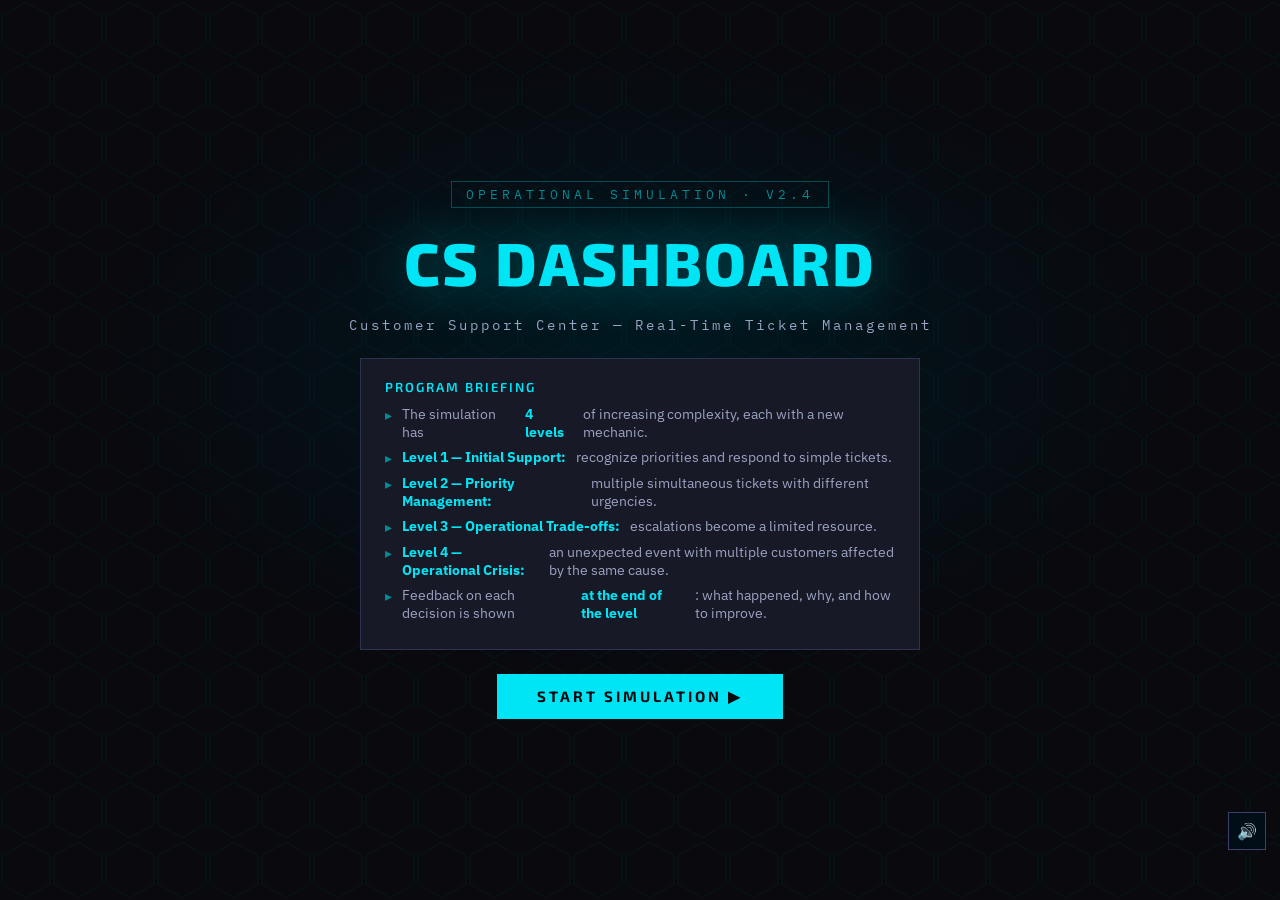
<file: serious games/SIM.html>
<!DOCTYPE html>
<html lang="en">
<head>
<meta charset="UTF-8">
<title>CS DASHBOARD — Customer Support Center Simulation</title>
<style>
@import url('https://fonts.googleapis.com/css2?family=Exo+2:wght@300;400;600;700;800&family=IBM+Plex+Mono:wght@300;400;500&family=IBM+Plex+Sans:wght@300;400;500;600&display=swap');
:root{
  --bg:#09090E;--bg2:#0F1018;--bg3:#141520;
  --panel:#111219;--panel2:#181926;--panel3:#1E2030;
  --border:#2E3150;--border-hi:#3D4168;
  --cyan:#00E5F5;--cyan-b:#66EFFA;--cyan-dim:#008A94;--cyan-dark:#004A50;
  --urgent:#FF4545;--urgent-dim:#8C0000;--urgent-dark:#4A0000;
  --high:#FF9A50;--high-dim:#8C4200;--high-dark:#4A2200;
  --medium:#FFD442;--medium-dim:#8C6E00;--medium-dark:#4A3800;
  --low:#35E896;--low-dim:#0D5C34;--low-dark:#062B18;
  --text:#EAEEF8;--text-dim:#9BA3C2;--text-muted:#5A6080;
  --red:#FF4545;--green:#35E896;--orange:#FF9A50;
  --display:'Exo 2',sans-serif;--ui:'IBM Plex Sans',sans-serif;--mono:'IBM Plex Mono',monospace;
}
*,*::before,*::after{box-sizing:border-box;margin:0;padding:0}
html,body{width:100%;height:100%;overflow:hidden}
body{font-family:var(--ui);background:var(--bg);color:var(--text);font-size:15px}
::-webkit-scrollbar{width:4px}::-webkit-scrollbar-track{background:transparent}::-webkit-scrollbar-thumb{background:var(--border-hi);border-radius:2px}

/* ── SCREENS ── */
.screen{position:fixed;inset:0;display:flex;flex-direction:column;align-items:center;justify-content:center}
.screen.hidden{display:none!important}

/* ── INTRO ── */
#s-intro{background:var(--bg);gap:0}
.intro-bg{position:absolute;inset:0;pointer-events:none;background:radial-gradient(ellipse 60% 50% at 50% 40%,#001820 0%,#09090E 70%)}
.intro-bg::after{content:'';position:absolute;inset:0;background:url("data:image/svg+xml,%3Csvg width='52' height='60' viewBox='0 0 52 60' xmlns='http://www.w3.org/2000/svg'%3E%3Cpath d='M26 2L50 16V44L26 58L2 44V16Z' fill='none' stroke='%2300252A' stroke-width='0.8'/%3E%3C/svg%3E");background-size:52px 60px;opacity:0.6}
.intro-inner{position:relative;z-index:1;display:flex;flex-direction:column;align-items:center;gap:24px;max-width:720px;padding:48px 24px;text-align:center}
.intro-badge{font-family:var(--mono);font-size:13px;letter-spacing:4px;color:var(--cyan-dim);text-transform:uppercase;border:1px solid var(--cyan-dark);padding:4px 14px;opacity:0;animation:fi 0.5s 0.3s forwards}
.intro-title{font-family:var(--display);font-size:60px;font-weight:800;color:var(--cyan);text-shadow:0 0 60px rgba(0,229,245,0.45);letter-spacing:2px;line-height:1;opacity:0;animation:fi 0.8s 0.7s forwards}
.intro-sub{font-family:var(--mono);font-size:14px;letter-spacing:3px;color:var(--text-dim);opacity:0;animation:fi 0.6s 1.1s forwards}
.intro-brief{background:var(--panel2);border:1px solid var(--border);padding:20px 24px;max-width:560px;text-align:left;opacity:0;animation:fi 0.6s 1.4s forwards}
.brief-title{font-family:var(--display);font-size:13px;letter-spacing:2px;color:var(--cyan);margin-bottom:10px;font-weight:600}
.brief-row{display:flex;gap:10px;align-items:flex-start;margin-bottom:7px;font-size:14px;color:var(--text-dim)}
.brief-row::before{content:'▸';color:var(--cyan-dim);flex-shrink:0;margin-top:1px}
.intro-start{padding:13px 40px;background:var(--cyan);border:none;color:var(--bg);font-family:var(--display);font-size:15px;font-weight:700;letter-spacing:3px;cursor:pointer;transition:all 0.2s;text-transform:uppercase;opacity:0;animation:fi 0.6s 1.8s forwards}
.intro-start:hover{background:var(--cyan-b);box-shadow:0 0 30px rgba(0,229,245,0.45)}
@keyframes fi{to{opacity:1}}

/* ── GAME SCREEN ── */
#s-game{align-items:stretch;justify-content:flex-start;background:var(--bg)}
/* topbar */
#topbar{height:50px;flex-shrink:0;background:var(--panel);border-bottom:1px solid var(--border-hi);display:flex;align-items:center;padding:0 16px;gap:10px;position:relative;z-index:50}
#topbar::after{content:'';position:absolute;bottom:0;left:0;right:0;height:1px;background:linear-gradient(90deg,transparent,var(--cyan) 50%,transparent);opacity:0.25}
.tb-logo{font-family:var(--display);font-size:19px;font-weight:800;color:var(--cyan);letter-spacing:3px;text-shadow:0 0 18px rgba(0,229,245,0.5)}
.tb-sep{width:1px;height:28px;background:var(--border-hi)}
.tb-wave{font-family:var(--mono);font-size:12px;letter-spacing:1.5px;color:var(--text-dim)}
.tb-wave span{color:var(--cyan);font-weight:500}
.tb-metrics{display:flex;gap:6px;margin-left:auto;align-items:center}
.tbm{display:flex;align-items:center;gap:7px;background:var(--bg3);border:1px solid var(--border);padding:5px 11px;white-space:nowrap}
.tbm-icon{font-size:14px}
.tbm-lbl{font-family:var(--mono);font-size:10px;letter-spacing:1px;color:var(--text-muted);text-transform:uppercase}
.tbm-val{font-family:var(--mono);font-size:16px;font-weight:500;color:var(--text)}
.tbm-val.cyan{color:var(--cyan);text-shadow:0 0 10px rgba(0,200,212,0.4)}
.tbm-val.good{color:var(--green)}
.tbm-val.warn{color:var(--orange)}
.tbm-val.bad{color:var(--red)}
.tb-timer-wrap{background:var(--bg3);border:1px solid var(--border);padding:5px 14px;display:flex;flex-direction:column;align-items:center;gap:1px}
#tb-timer{font-family:var(--mono);font-size:21px;font-weight:500;color:var(--text);letter-spacing:2px}
#tb-timer.urgent{color:var(--red);animation:bl 0.8s infinite}
@keyframes bl{50%{opacity:0.5}}
.tbm-lbl2{font-family:var(--mono);font-size:9px;letter-spacing:1px;color:var(--text-muted);text-transform:uppercase}
/* main area */
#main{flex:1;display:flex;overflow:hidden}
/* queue */
#queue-panel{width:290px;flex-shrink:0;background:var(--panel);border-right:1px solid var(--border-hi);display:flex;flex-direction:column;overflow:hidden}
.qp-header{height:44px;flex-shrink:0;background:var(--bg3);border-bottom:1px solid var(--border);padding:0 14px;display:flex;align-items:center;gap:8px;font-family:var(--display);font-size:13px;font-weight:600;letter-spacing:1.5px;color:var(--text-dim);text-transform:uppercase}
.qp-count{background:var(--cyan-dark);color:var(--cyan);font-family:var(--mono);font-size:13px;padding:1px 8px;border-radius:2px;min-width:22px;text-align:center}
.qp-count.warn{background:rgba(255,69,69,0.2);color:var(--red)}
.q-sort{font-family:var(--mono);font-size:10px;letter-spacing:1px;color:var(--text-muted);margin-left:auto;cursor:default}
#ticket-list{flex:1;overflow-y:auto;padding:6px}
.t-item{margin-bottom:5px;padding:10px 12px;background:var(--panel2);border:1px solid var(--border);border-left:3px solid transparent;cursor:pointer;transition:all 0.15s;position:relative}
.t-item:hover{background:var(--panel3);border-color:var(--border-hi)}
.t-item.selected{background:var(--panel3);border-color:var(--border-hi)}
.t-item.t-urgent{border-left-color:var(--urgent)}
.t-item.t-high{border-left-color:var(--high)}
.t-item.t-medium{border-left-color:var(--medium)}
.t-item.t-low{border-left-color:var(--low)}
.t-item.t-expired{opacity:0.35;cursor:not-allowed;border-left-color:var(--text-muted)!important;pointer-events:none}
.t-item.t-resolved{opacity:0.2;cursor:not-allowed;pointer-events:none}
.t-top{display:flex;align-items:center;gap:6px;margin-bottom:4px}
.t-badge{font-family:var(--mono);font-size:10px;letter-spacing:1px;padding:2px 7px;text-transform:uppercase;font-weight:500;border-radius:1px}
.t-badge.u{background:var(--urgent-dim);color:var(--urgent)}
.t-badge.h{background:var(--high-dim);color:var(--high)}
.t-badge.m{background:var(--medium-dim);color:var(--medium)}
.t-badge.l{background:var(--low-dim);color:var(--low)}
.t-cat{font-family:var(--mono);font-size:10px;color:var(--text-muted);letter-spacing:0.5px;margin-left:auto}
.t-client{font-family:var(--display);font-size:13px;font-weight:600;color:var(--text);margin-bottom:2px;white-space:nowrap;overflow:hidden;text-overflow:ellipsis}
.t-issue{font-size:13px;color:var(--text-dim);line-height:1.4;display:-webkit-box;-webkit-line-clamp:2;-webkit-box-orient:vertical;overflow:hidden}
.t-timer{font-family:var(--mono);font-size:11px;margin-top:5px;display:flex;align-items:center;gap:5px}
.t-timer-bar{flex:1;height:3px;background:var(--border);border-radius:1px;overflow:hidden}
.t-timer-fill{height:100%;border-radius:1px;transition:width 1s linear}
.t-timer-val{font-size:11px;min-width:26px;text-align:right;font-family:var(--mono)}
.t-timer-val.critical{color:var(--urgent);animation:bl 0.8s infinite}
.no-tickets{padding:30px 16px;text-align:center;font-size:13px;color:var(--text-muted);font-family:var(--mono);letter-spacing:0.5px}
/* active panel */
#active-panel{flex:1;display:flex;flex-direction:column;overflow:hidden;background:var(--bg2)}
#active-empty{flex:1;display:flex;flex-direction:column;align-items:center;justify-content:center;gap:14px;padding:40px}
.ae-icon{font-size:44px;opacity:0.3}
.ae-title{font-family:var(--display);font-size:18px;color:var(--text-muted);letter-spacing:1px}
.ae-sub{font-size:13px;color:var(--text-muted);text-align:center;line-height:1.7;max-width:280px;font-family:var(--mono)}
#active-ticket{flex:1;display:none;flex-direction:column;overflow:hidden}
.at-header{background:var(--panel);border-bottom:1px solid var(--border);padding:14px 20px;flex-shrink:0}
.at-top{display:flex;align-items:center;gap:10px;margin-bottom:6px}
.at-badge{font-family:var(--mono);font-size:11px;letter-spacing:1.5px;padding:4px 12px;font-weight:600;text-transform:uppercase}
.at-badge.u{background:var(--urgent-dark);color:var(--urgent);border:1px solid var(--urgent-dim)}
.at-badge.h{background:var(--high-dark);color:var(--high);border:1px solid var(--high-dim)}
.at-badge.m{background:var(--medium-dark);color:var(--medium);border:1px solid var(--medium-dim)}
.at-badge.l{background:var(--low-dark);color:var(--low);border:1px solid var(--low-dim)}
.at-cat-tag{font-family:var(--mono);font-size:11px;letter-spacing:1px;color:var(--cyan);background:var(--cyan-dark);padding:4px 10px}
.at-id{font-family:var(--mono);font-size:11px;color:var(--text-muted);margin-left:auto}
.at-client{font-family:var(--display);font-size:22px;font-weight:700;color:var(--text);margin-bottom:2px}
.at-issue{font-size:15px;color:var(--text-dim);line-height:1.6;font-family:var(--ui)}
.at-body{flex:1;overflow-y:auto;padding:20px}
.at-section-lbl{font-family:var(--mono);font-size:11px;letter-spacing:2px;color:var(--text-muted);text-transform:uppercase;margin-bottom:10px}
.resp-grid{display:flex;flex-direction:column;gap:10px}
.resp-btn{background:var(--panel2);border:1px solid var(--border);padding:14px 16px;cursor:pointer;transition:all 0.18s;text-align:left;display:flex;gap:12px;align-items:flex-start;position:relative;overflow:hidden}
.resp-btn::before{content:'';position:absolute;left:0;top:0;bottom:0;width:2px;background:var(--cyan);transform:scaleY(0);transition:transform 0.18s;transform-origin:bottom}
.resp-btn:hover{border-color:var(--border-hi);background:var(--panel3)}
.resp-btn:hover::before{transform:scaleY(1)}
.resp-btn:disabled{opacity:0.3;cursor:not-allowed;pointer-events:none}
.resp-btn.chosen{border-color:var(--cyan);background:rgba(0,200,212,0.05)}
.rb-icon{font-size:22px;flex-shrink:0;width:30px;text-align:center;margin-top:2px}
.rb-body{flex:1}
.rb-text{font-family:var(--display);font-size:15px;font-weight:600;color:var(--text);margin-bottom:4px}
.rb-meta{display:flex;gap:8px;align-items:center}
.rb-sat{font-family:var(--mono);font-size:12px;font-weight:500}
.rb-sat.pos{color:var(--green)}
.rb-sat.neg{color:var(--red)}
.rb-esc{font-family:var(--mono);font-size:11px;color:var(--orange);background:rgba(255,154,80,0.15);padding:2px 8px}
.at-feedback{background:var(--panel);border:1px solid var(--border);border-top:2px solid var(--cyan);padding:16px 20px;flex-shrink:0;display:none;animation:fi 0.3s forwards}
.af-grade{font-family:var(--display);font-size:15px;font-weight:700;letter-spacing:2px;margin-bottom:5px}
.af-grade.g3{color:var(--green)}
.af-grade.g2{color:var(--orange)}
.af-grade.g1{color:var(--red)}
.af-note{font-size:14px;color:var(--text-dim);line-height:1.6;margin-bottom:8px}
.af-delta{display:flex;gap:8px;flex-wrap:wrap}
.af-chip{font-family:var(--mono);font-size:12px;padding:3px 9px}
.af-chip.pos{background:rgba(53,232,150,0.15);color:var(--green);border:1px solid rgba(53,232,150,0.3)}
.af-chip.neg{background:rgba(255,69,69,0.15);color:var(--red);border:1px solid rgba(255,69,69,0.3)}
/* stats panel */
#stats-panel{width:240px;flex-shrink:0;background:var(--panel);border-left:1px solid var(--border-hi);display:flex;flex-direction:column;overflow:hidden}
.sp-section{padding:14px;border-bottom:1px solid var(--border)}
.sp-title{font-family:var(--mono);font-size:11px;letter-spacing:2px;color:var(--text-muted);text-transform:uppercase;margin-bottom:10px}
.sat-display{text-align:center;margin-bottom:8px}
.sat-num{font-family:var(--display);font-size:40px;font-weight:800;letter-spacing:-1px;transition:color 0.5s}
.sat-unit{font-family:var(--mono);font-size:16px;color:var(--text-dim)}
.sat-bar{height:8px;background:var(--bg3);border-radius:3px;overflow:hidden;border:1px solid var(--border)}
.sat-fill{height:100%;border-radius:2px;transition:width 0.6s cubic-bezier(.22,.68,0,1.2)}
.stat-grid{display:grid;grid-template-columns:1fr 1fr;gap:8px}
.sg-item{background:var(--bg3);border:1px solid var(--border);padding:10px;text-align:center}
.sgi-val{font-family:var(--display);font-size:22px;font-weight:700;color:var(--text)}
.sgi-lbl{font-family:var(--mono);font-size:10px;letter-spacing:1px;color:var(--text-muted);text-transform:uppercase;margin-top:3px}
.sp-log{flex:1;overflow-y:auto}
.log-item{padding:9px 14px;border-bottom:1px solid var(--border);font-size:13px;line-height:1.5;color:var(--text-dim);position:relative;padding-left:18px}
.log-item::before{content:'';position:absolute;left:0;top:0;bottom:0;width:3px}
.log-item.neutral::before{background:var(--border-hi)}
.log-item.good::before{background:var(--green)}
.log-item.bad::before{background:var(--red)}
.log-item.warn::before{background:var(--orange)}
.log-item.info::before{background:var(--cyan)}
.log-time{font-family:var(--mono);font-size:10px;color:var(--text-muted);margin-bottom:1px}
/* bottombar */
#bottombar{height:44px;flex-shrink:0;background:var(--panel);border-top:1px solid var(--border-hi);display:flex;align-items:center;padding:0 16px;gap:10px;position:relative}
#bottombar::before{content:'';position:absolute;top:0;left:0;right:0;height:1px;background:linear-gradient(90deg,transparent,var(--cyan) 50%,transparent);opacity:0.3}
.wave-dots{display:flex;gap:6px;align-items:center}
.wd{width:11px;height:11px;border-radius:50%;border:2px solid var(--border-hi);background:var(--bg);transition:all 0.4s}
.wd.done{background:var(--cyan-dim);border-color:var(--cyan-dim)}
.wd.current{background:var(--cyan);border-color:var(--cyan);box-shadow:0 0 8px rgba(0,229,245,0.8);animation:wdp 2s infinite}
@keyframes wdp{0%,100%{box-shadow:0 0 6px rgba(0,229,245,0.7)}50%{box-shadow:0 0 14px rgba(0,229,245,1)}}
.bb-label{font-family:var(--mono);font-size:11px;color:var(--text-muted);letter-spacing:1px;margin-left:4px}
.bb-right{margin-left:auto;display:flex;align-items:center;gap:6px}
.wave-progress{width:200px;height:7px;background:var(--bg3);border:1px solid var(--border);border-radius:3px;overflow:hidden}
.wp-fill{height:100%;background:linear-gradient(90deg,var(--cyan-dim),var(--cyan));border-radius:2px;transition:width 1s linear}

/* ── BREAK SCREEN ── */
#s-break{background:rgba(9,9,14,0.96);backdrop-filter:blur(12px);flex-direction:column;gap:24px}
.break-inner{background:var(--panel2);border:1px solid var(--border-hi);padding:36px 40px;text-align:center;max-width:620px;width:100%;max-height:90vh;overflow-y:auto}
.break-tag{font-family:var(--mono);font-size:12px;letter-spacing:3px;color:var(--cyan-dim);text-transform:uppercase;margin-bottom:10px}
.break-title{font-family:var(--display);font-size:32px;font-weight:700;color:var(--cyan);margin-bottom:6px;letter-spacing:1px}
.break-wave{font-family:var(--mono);font-size:14px;color:var(--text-dim);margin-bottom:20px}
.break-stats{display:grid;grid-template-columns:repeat(3,1fr);gap:10px;margin-bottom:20px}
.bstat{background:var(--bg3);border:1px solid var(--border);padding:14px 8px;text-align:center}
.bstat-val{font-family:var(--display);font-size:26px;font-weight:700;color:var(--text)}
.bstat-lbl{font-family:var(--mono);font-size:10px;letter-spacing:1px;color:var(--text-muted);text-transform:uppercase;margin-top:4px}
.break-next{font-size:14px;color:var(--text-dim);margin-bottom:18px;font-family:var(--ui)}
.break-btn{padding:13px 36px;background:var(--cyan);border:none;color:var(--bg);font-family:var(--display);font-size:14px;font-weight:700;letter-spacing:2px;cursor:pointer;transition:all 0.2s}
.break-btn:hover{background:var(--cyan-b);box-shadow:0 0 24px rgba(0,229,245,0.4)}

/* ── RESULTS ── */
#s-results{background:var(--bg);flex-direction:column;gap:0}
.results-bg{position:absolute;inset:0;background:radial-gradient(ellipse 60% 50% at 50% 40%,#001820,var(--bg));pointer-events:none}
.results-inner{position:relative;z-index:1;display:flex;flex-direction:column;align-items:center;gap:20px;max-width:620px;padding:48px 24px;text-align:center;max-height:100vh;overflow-y:auto}
.res-badge{font-family:var(--mono);font-size:12px;letter-spacing:3px;color:var(--cyan-dim);text-transform:uppercase}
.res-title{font-family:var(--display);font-size:50px;font-weight:800;letter-spacing:2px;line-height:1}
.res-title.tier1{color:var(--cyan);text-shadow:0 0 50px rgba(0,229,245,0.55)}
.res-title.tier2{color:var(--green);text-shadow:0 0 40px rgba(53,232,150,0.45)}
.res-title.tier3{color:var(--orange);text-shadow:0 0 40px rgba(255,154,80,0.45)}
.res-title.tier4{color:var(--red);text-shadow:0 0 40px rgba(255,69,69,0.45)}
.res-sub{font-size:16px;color:var(--text-dim);line-height:1.8;max-width:440px;font-family:var(--ui)}
.res-divider{width:300px;height:1px;background:linear-gradient(90deg,transparent,var(--cyan),transparent)}
.res-grid{display:grid;grid-template-columns:repeat(4,1fr);gap:10px;width:100%;max-width:520px}
.rg-item{background:var(--panel2);border:1px solid var(--border);padding:18px 10px;text-align:center}
.rgi-val{font-family:var(--display);font-size:28px;font-weight:700;color:var(--cyan)}
.rgi-lbl{font-family:var(--mono);font-size:11px;letter-spacing:1.5px;color:var(--text-muted);text-transform:uppercase;margin-top:4px}
.res-qual{display:flex;gap:8px;justify-content:center;flex-wrap:wrap}
.qual-chip{font-family:var(--mono);font-size:12px;padding:5px 14px;border:1px solid}
.qual-chip.e{color:var(--green);border-color:rgba(53,232,150,0.4);background:rgba(53,232,150,0.1)}
.qual-chip.a{color:var(--orange);border-color:rgba(255,154,80,0.4);background:rgba(255,154,80,0.1)}
.qual-chip.p{color:var(--red);border-color:rgba(255,69,69,0.4);background:rgba(255,69,69,0.1)}
.res-restart{padding:13px 40px;background:transparent;border:1px solid var(--cyan);color:var(--cyan);font-family:var(--display);font-size:14px;font-weight:700;letter-spacing:2px;cursor:pointer;transition:all 0.2s;margin-top:4px}
.res-restart:hover{background:rgba(0,229,245,0.12)}

/* ── TUTORIAL OVERLAY (estilo herdado da paleta CS) ── */
@keyframes popIn{from{opacity:0;transform:scale(0.96)}to{opacity:1;transform:none}}
@keyframes tutSlide{from{opacity:0;transform:translateX(20px)}to{opacity:1;transform:none}}
.overlay{position:fixed;inset:0;z-index:600;display:none;align-items:center;justify-content:center}
.overlay.open{display:flex}
#tutorial-modal{background:rgba(0,0,0,0.85);backdrop-filter:blur(12px)}
#tutorial-box{position:relative;width:620px;max-width:96vw;max-height:90vh;background:var(--panel);border:1px solid var(--cyan);box-shadow:0 0 70px rgba(0,229,245,0.18),0 24px 80px rgba(0,0,0,0.95);animation:popIn 0.4s cubic-bezier(.22,.68,0,1.2);display:flex;flex-direction:column;overflow:hidden}
#tutorial-box::before{content:'';position:absolute;top:0;left:0;right:0;height:2px;background:linear-gradient(90deg,transparent,var(--cyan-dim),var(--cyan),var(--cyan-dim),transparent);z-index:2}
.tut-header{padding:20px 28px 14px;background:linear-gradient(135deg,var(--bg2),var(--panel2));border-bottom:1px solid var(--border);position:relative}
.tut-eyebrow{font-family:var(--mono);font-size:10px;letter-spacing:5px;color:var(--cyan-dim);text-transform:uppercase;margin-bottom:5px}
.tut-title{font-family:var(--display);font-size:20px;font-weight:700;color:var(--cyan);letter-spacing:3px;text-shadow:0 0 24px rgba(0,229,245,0.3)}
.tut-step-counter{font-family:var(--mono);font-size:9px;color:var(--text-muted);letter-spacing:1.5px;margin-top:4px}
.tut-progress{display:flex;gap:5px;margin-top:10px}
.tut-prog-dot{flex:1;height:3px;background:var(--bg3);border-radius:2px;transition:background 0.3s}
.tut-prog-dot.active{background:var(--cyan);box-shadow:0 0 6px rgba(0,229,245,0.5)}
.tut-prog-dot.done{background:var(--cyan-dim)}
.tut-body{padding:24px 28px;overflow-y:auto;flex:1}
.tut-step{animation:tutSlide 0.4s}
.tut-icon{font-size:38px;margin-bottom:10px;display:block;filter:drop-shadow(0 0 14px rgba(0,229,245,0.4))}
.tut-heading{font-family:var(--display);font-size:18px;font-weight:700;color:var(--text);letter-spacing:1.5px;margin-bottom:12px}
.tut-text{font-family:var(--ui);font-size:14px;line-height:1.8;color:var(--text-dim);margin-bottom:14px}
.tut-text strong{color:var(--text)}
.tut-text em{color:var(--cyan);font-style:normal}
.tut-stats-grid{display:grid;grid-template-columns:repeat(2,1fr);gap:8px;margin-bottom:14px}
.tut-stat-card{background:var(--bg3);border:1px solid var(--border);border-left:3px solid;padding:10px 12px}
.tut-stat-card.c-urgent{border-left-color:var(--urgent)}
.tut-stat-card.c-high{border-left-color:var(--high)}
.tut-stat-card.c-medium{border-left-color:var(--medium)}
.tut-stat-card.c-low{border-left-color:var(--low)}
.tut-stat-card.c-cyan{border-left-color:var(--cyan)}
.tut-stat-card.c-green{border-left-color:var(--green)}
.tut-stat-card.c-orange{border-left-color:var(--orange)}
.tut-stat-card.c-red{border-left-color:var(--red)}
.tut-stat-name{font-family:var(--display);font-size:11px;font-weight:600;color:var(--text);letter-spacing:1px;margin-bottom:3px;display:flex;align-items:center;gap:5px}
.tut-stat-desc{font-family:var(--ui);font-size:11.5px;color:var(--text-dim);line-height:1.5}
.tut-callout{background:var(--bg3);border:1px solid var(--border);border-left:3px solid var(--cyan);padding:11px 14px;margin:10px 0;font-family:var(--ui);font-size:13px;color:var(--text);line-height:1.65}
.tut-callout strong{color:var(--cyan)}
.tut-warning{background:rgba(255,69,69,0.06);border:1px solid rgba(255,69,69,0.3);border-left:3px solid var(--red);padding:11px 14px;margin:10px 0;font-family:var(--ui);font-size:13px;color:var(--text);line-height:1.6}
.tut-warning::before{content:'⚠ ';color:var(--red);font-weight:700}
.tut-list{list-style:none;padding:0;margin:8px 0}
.tut-list li{font-family:var(--ui);font-size:13px;color:var(--text-dim);line-height:1.8;padding-left:18px;position:relative;margin-bottom:6px}
.tut-list li::before{content:'▸';position:absolute;left:0;color:var(--cyan);font-family:var(--mono)}
.tut-list li strong{color:var(--text)}
.tut-footer{padding:14px 26px;border-top:1px solid var(--border);background:var(--bg3);display:flex;align-items:center;gap:10px}
.tut-skip{font-family:var(--mono);font-size:9px;letter-spacing:2px;color:var(--text-muted);background:transparent;border:1px solid var(--border);padding:8px 16px;cursor:pointer;text-transform:uppercase;transition:all 0.2s}
.tut-skip:hover{color:var(--text-dim);border-color:var(--border-hi)}
.tut-prev,.tut-next{font-family:var(--display);font-size:11px;font-weight:600;letter-spacing:2px;padding:9px 22px;cursor:pointer;transition:all 0.2s;background:transparent;text-transform:uppercase}
.tut-prev{border:1px solid var(--border-hi);color:var(--text-dim);margin-left:auto}
.tut-prev:hover{border-color:var(--cyan-dim);color:var(--cyan-dim)}
.tut-prev:disabled{opacity:0.3;cursor:not-allowed}
.tut-next{border:1px solid var(--cyan);color:var(--cyan)}
.tut-next:hover{background:rgba(0,229,245,0.08);box-shadow:0 0 18px rgba(0,229,245,0.2)}

/* ── SFX MUTE BUTTON ── */
#sfx-toggle{position:fixed;bottom:50px;right:14px;z-index:9999;width:38px;height:38px;background:rgba(0,15,25,0.85);border:1px solid var(--border-hi);color:var(--cyan);cursor:pointer;font-size:16px;display:flex;align-items:center;justify-content:center;transition:all 0.2s;backdrop-filter:blur(6px)}
#sfx-toggle:hover{background:rgba(0,30,50,0.95);border-color:var(--cyan);box-shadow:0 0 14px rgba(0,229,245,0.3)}
#sfx-toggle.muted{color:var(--text-muted);border-color:var(--border)}
#sfx-toggle.muted:hover{color:var(--text-dim);border-color:var(--border-hi);box-shadow:none}

/* ── QTE / UNEXPECTED EVENT MODAL ── */
@keyframes qtePulseBorder{0%,100%{box-shadow:0 0 0 0 rgba(255,69,69,0.7),0 0 70px rgba(255,69,69,0.25),0 24px 80px rgba(0,0,0,0.95)}50%{box-shadow:0 0 0 6px rgba(255,69,69,0),0 0 90px rgba(255,69,69,0.4),0 24px 80px rgba(0,0,0,0.95)}}
@keyframes qteTimerPulse{0%,100%{transform:scale(1)}50%{transform:scale(1.06)}}
@keyframes qteDot{0%,100%{opacity:0.4;transform:scale(0.85)}50%{opacity:1;transform:scale(1.15)}}
@keyframes qteShake{0%,100%{transform:translateX(0)}25%{transform:translateX(-3px)}75%{transform:translateX(3px)}}
#qte-modal{background:rgba(20,0,0,0.85);backdrop-filter:blur(14px)}
#qte-box{position:relative;width:640px;max-width:96vw;max-height:90vh;background:linear-gradient(135deg,var(--panel),#1A0A0F);border:1px solid var(--urgent);animation:popIn 0.4s cubic-bezier(.22,.68,0,1.2),qtePulseBorder 2.4s 0.4s infinite;display:flex;flex-direction:column;overflow:hidden}
#qte-box::before{content:'';position:absolute;top:0;left:0;right:0;height:2px;background:linear-gradient(90deg,transparent,var(--urgent-dim),var(--urgent),var(--urgent-dim),transparent);z-index:2}
.qte-header{padding:14px 22px;background:linear-gradient(135deg,#2A0A0F,#1A0A14);border-bottom:1px solid var(--urgent-dim);display:flex;align-items:center;gap:14px}
.qte-flag{display:flex;align-items:center;gap:8px;font-family:var(--display);font-size:11px;font-weight:700;letter-spacing:3px;color:var(--urgent);text-transform:uppercase}
.qte-pulse-dot{width:8px;height:8px;border-radius:50%;background:var(--urgent);box-shadow:0 0 10px var(--urgent);animation:qteDot 1s infinite}
.qte-timer-wrap{margin-left:auto;display:flex;align-items:center;gap:10px}
.qte-timer-lbl{font-family:var(--mono);font-size:9px;letter-spacing:1.5px;color:var(--text-muted);text-transform:uppercase}
.qte-timer{font-family:var(--display);font-size:32px;font-weight:800;color:var(--urgent);letter-spacing:2px;min-width:60px;text-align:right;animation:qteTimerPulse 1s ease-in-out infinite;text-shadow:0 0 16px rgba(255,69,69,0.6)}
.qte-timer.warn{color:var(--high)}
.qte-timer.critical{color:var(--urgent);animation:qteTimerPulse 0.5s ease-in-out infinite,qteShake 0.3s infinite}
.qte-timer-bar-wrap{height:3px;background:var(--bg3);border-bottom:1px solid var(--urgent-dim)}
.qte-timer-bar{height:100%;background:linear-gradient(90deg,var(--urgent-dim),var(--urgent));transition:width 0.95s linear}
.qte-body{padding:24px 28px;overflow-y:auto;flex:1}
.qte-icon{font-size:48px;display:block;margin-bottom:8px;filter:drop-shadow(0 0 18px rgba(255,69,69,0.55));text-align:center}
.qte-type{font-family:var(--mono);font-size:10px;letter-spacing:3px;color:var(--urgent);text-transform:uppercase;text-align:center;margin-bottom:6px}
.qte-title{font-family:var(--display);font-size:22px;font-weight:700;color:var(--text);letter-spacing:2px;text-align:center;margin-bottom:12px;text-transform:uppercase}
.qte-desc{font-family:var(--ui);font-size:14px;color:var(--text-dim);line-height:1.7;text-align:center;margin-bottom:18px;padding:0 8px}
.qte-options{display:flex;flex-direction:column;gap:10px}
.qte-opt-btn{background:var(--panel2);border:1px solid var(--border);border-left:3px solid var(--urgent-dim);padding:13px 16px;cursor:pointer;transition:all 0.18s;text-align:left;display:flex;gap:12px;align-items:flex-start;font-family:var(--ui)}
.qte-opt-btn:hover{border-color:var(--urgent);background:var(--panel3);border-left-color:var(--urgent);transform:translateX(2px)}
.qte-opt-btn:disabled{opacity:0.3;cursor:not-allowed;pointer-events:none}
.qte-opt-icon{font-size:22px;flex-shrink:0;width:30px;text-align:center}
.qte-opt-text{flex:1;font-family:var(--display);font-size:14px;font-weight:600;color:var(--text);line-height:1.4}
.qte-paused-banner{position:fixed;top:50px;left:50%;transform:translateX(-50%);background:var(--urgent-dark);border:1px solid var(--urgent-dim);padding:6px 14px;font-family:var(--mono);font-size:10px;letter-spacing:2px;color:var(--urgent);text-transform:uppercase;z-index:5;display:none;animation:qteDot 1.4s infinite}
.qte-paused-banner.active{display:block}
</style>
</head>
<body>

<!-- INTRO -->
<div id="s-intro" class="screen">
  <div class="intro-bg"></div>
  <div class="intro-inner">
    <div class="intro-badge">Operational Simulation · v2.4</div>
    <div class="intro-title">CS DASHBOARD</div>
    <div class="intro-sub">Customer Support Center — Real-Time Ticket Management</div>
    <div class="intro-brief">
      <div class="brief-title">PROGRAM BRIEFING</div>
      <div class="brief-row">The simulation has <strong style="color:var(--cyan)">4 levels</strong> of increasing complexity, each with a new mechanic.</div>
      <div class="brief-row"><strong style="color:var(--cyan)">Level 1 — Initial Support:</strong> recognize priorities and respond to simple tickets.</div>
      <div class="brief-row"><strong style="color:var(--cyan)">Level 2 — Priority Management:</strong> multiple simultaneous tickets with different urgencies.</div>
      <div class="brief-row"><strong style="color:var(--cyan)">Level 3 — Operational Trade-offs:</strong> escalations become a limited resource.</div>
      <div class="brief-row"><strong style="color:var(--cyan)">Level 4 — Operational Crisis:</strong> an unexpected event with multiple customers affected by the same cause.</div>
      <div class="brief-row">Feedback on each decision is shown <strong style="color:var(--cyan)">at the end of the level</strong>: what happened, why, and how to improve.</div>
    </div>
    <button class="intro-start" onclick="startGame()">START SIMULATION ▶</button>
  </div>
</div>

<!-- GAME -->
<div id="s-game" class="screen hidden" style="position:fixed;flex-direction:column;align-items:stretch;justify-content:flex-start">
  <div id="qte-paused-banner" class="qte-paused-banner">⏸ OPERATION PAUSED · RESOLVING EVENT</div>
  <div id="topbar">
    <span class="tb-logo">CS</span>
    <div class="tb-sep"></div>
    <div class="tb-wave">Level <span id="tb-wave-n">1</span>/4 — <span id="tb-wave-lbl">Initial Support</span></div>
    <div class="tb-metrics">
      <div class="tbm"><span class="tbm-icon">😊</span><div><div class="tbm-lbl">Satisfaction</div><div class="tbm-val cyan" id="tb-sat">80%</div></div></div>
      <div class="tbm"><span class="tbm-icon">✅</span><div><div class="tbm-lbl">Resolved</div><div class="tbm-val" id="tb-resolved">0</div></div></div>
      <div class="tbm" id="tbm-esc" style="display:none"><span class="tbm-icon">⬆</span><div><div class="tbm-lbl">Escalations</div><div class="tbm-val" id="tb-esc">3</div></div></div>
      <div class="tbm"><span class="tbm-icon">⭐</span><div><div class="tbm-lbl">Score</div><div class="tbm-val" id="tb-score">0</div></div></div>
      <div class="tb-timer-wrap"><div id="tb-timer">01:10</div><div class="tbm-lbl2">Level Time</div></div>
    </div>
  </div>
  <div id="main">
    <div id="queue-panel">
      <div class="qp-header">Waiting Queue<span class="qp-count" id="q-count">0</span><span class="q-sort">↑ URGENCY</span></div>
      <div id="ticket-list"><div class="no-tickets">Waiting for tickets...</div></div>
    </div>
    <div id="active-panel">
      <!-- crisis banner: visible only during level 4 crisis -->
      <div id="crisis-banner" style="display:none;background:var(--urgent-dark);border-bottom:1px solid var(--urgent-dim);padding:12px 20px;align-items:center;gap:14px">
        <span style="font-size:22px">🚨</span>
        <div style="flex:1">
          <div style="font-family:var(--display);font-size:13px;font-weight:700;letter-spacing:2px;color:var(--urgent);text-transform:uppercase">Operational Crisis Detected</div>
          <div style="font-size:13px;color:var(--text-dim);margin-top:2px" id="crisis-msg">Multiple customers affected. Investigate the root cause or handle each case individually.</div>
        </div>
        <button id="crisis-investigate-btn" onclick="investigateRootCause()" style="background:var(--urgent);border:none;color:var(--bg);font-family:var(--display);font-size:12px;font-weight:700;letter-spacing:1.5px;padding:10px 18px;cursor:pointer;text-transform:uppercase;white-space:nowrap">▶ Investigate Root Cause</button>
      </div>
      <div id="active-empty">
        <div class="ae-icon">🎧</div>
        <div class="ae-title">No ticket selected</div>
        <div class="ae-sub">Select a ticket from the waiting queue to see the details and respond.</div>
      </div>
      <div id="active-ticket">
        <div class="at-header">
          <div class="at-top">
            <span class="at-badge" id="at-badge">URGENT</span>
            <span class="at-cat-tag" id="at-cat">Security</span>
            <span class="at-id" id="at-id">#0001</span>
          </div>
          <div class="at-client" id="at-client">—</div>
          <div class="at-issue" id="at-issue">—</div>
        </div>
        <div class="at-body">
          <div class="at-section-lbl">Choose Your Response</div>
          <div class="resp-grid" id="resp-grid"></div>
        </div>
      </div>
    </div>
    <div id="stats-panel">
      <div class="sp-section">
        <div class="sp-title">Customer Satisfaction</div>
        <div class="sat-display"><span class="sat-num" id="sp-sat-num">80</span><span class="sat-unit">%</span></div>
        <div class="sat-bar"><div class="sat-fill" id="sp-sat-fill" style="width:80%"></div></div>
      </div>
      <div class="sp-section">
        <div class="sp-title">Session Metrics</div>
        <div class="stat-grid">
          <div class="sg-item"><div class="sgi-val" id="sg-resolved">0</div><div class="sgi-lbl">Resolved</div></div>
          <div class="sg-item"><div class="sgi-val" id="sg-expired">0</div><div class="sgi-lbl">Expired</div></div>
          <div class="sg-item"><div class="sgi-val" id="sg-excellent">0</div><div class="sgi-lbl">Excellent</div></div>
          <div class="sg-item" id="sg-esc-tile" style="display:none"><div class="sgi-val" id="sg-esc">3</div><div class="sgi-lbl">Escalations</div></div>
        </div>
      </div>
      <div class="sp-title" style="padding:10px 14px 4px">Recent Activity</div>
      <div class="sp-log" id="activity-log"></div>
    </div>
  </div>
  <div id="bottombar">
    <div class="wave-dots" id="wave-dots"></div>
    <span class="bb-label" id="bb-label">Level 1 · 0 resolved</span>
    <div class="bb-right">
      <div class="wave-progress"><div class="wp-fill" id="wp-fill" style="width:100%"></div></div>
    </div>
  </div>
</div>

<!-- TUTORIAL OVERLAY -->
<div id="tutorial-modal" class="overlay">
  <div id="tutorial-box">
    <div class="tut-header">
      <div class="tut-eyebrow">Before you start</div>
      <div class="tut-title">HOW TO PLAY</div>
      <div class="tut-step-counter" id="tut-step-counter">Step 1 of 6</div>
      <div class="tut-progress" id="tut-progress"></div>
    </div>
    <div class="tut-body" id="tut-body"></div>
    <div class="tut-footer">
      <button class="tut-skip" onclick="skipTutorial()">Skip Tutorial</button>
      <button class="tut-prev" id="tut-prev" onclick="tutorialPrev()" disabled>‹ Previous</button>
      <button class="tut-next" id="tut-next" onclick="tutorialNext()">Next ›</button>
    </div>
  </div>
</div>

<!-- QTE / UNEXPECTED EVENT MODAL -->
<div id="qte-modal" class="overlay">
  <div id="qte-box">
    <div class="qte-header">
      <div class="qte-flag">
        <span class="qte-pulse-dot"></span>
        Unexpected Event
      </div>
      <div class="qte-timer-wrap">
        <span class="qte-timer-lbl">Decide in</span>
        <span class="qte-timer" id="qte-timer">12s</span>
      </div>
    </div>
    <div class="qte-timer-bar-wrap"><div class="qte-timer-bar" id="qte-timer-bar" style="width:100%"></div></div>
    <div class="qte-body">
      <div class="qte-icon" id="qte-icon">⚡</div>
      <div class="qte-type" id="qte-type">—</div>
      <div class="qte-title" id="qte-title">—</div>
      <div class="qte-desc" id="qte-desc">—</div>
      <div class="qte-options" id="qte-options"></div>
    </div>
  </div>
</div>

<!-- BREAK SCREEN / LEVEL FEEDBACK -->
<div id="s-break" class="screen hidden">
  <div class="break-inner" id="brk-card">
    <div class="break-tag" id="brk-tag">Level End</div>
    <div class="break-title" id="brk-title">Level 1 Complete</div>
    <div class="break-wave" id="brk-wave">Initial Support</div>

    <!-- bloom + objective row -->
    <div id="brk-meta" style="display:flex;gap:8px;justify-content:center;margin-bottom:18px;flex-wrap:wrap">
      <span class="qual-chip e" id="brk-bloom" style="font-family:var(--mono);font-size:11px;padding:4px 12px;border:1px solid rgba(0,229,245,0.4);background:rgba(0,229,245,0.1);color:var(--cyan)">BLOOM · REMEMBER</span>
      <span class="qual-chip a" id="brk-mech" style="font-family:var(--mono);font-size:11px;padding:4px 12px">MECHANIC · —</span>
    </div>

    <div class="break-stats">
      <div class="bstat"><div class="bstat-val" id="brk-resolved">0</div><div class="bstat-lbl">Resolved</div></div>
      <div class="bstat"><div class="bstat-val" id="brk-sat">80%</div><div class="bstat-lbl">Satisfaction</div></div>
      <div class="bstat"><div class="bstat-val" id="brk-score">0</div><div class="bstat-lbl">Score</div></div>
    </div>

    <!-- consolidated decision feedback -->
    <div id="brk-feedback-wrap" style="text-align:left;margin-bottom:18px;max-height:280px;overflow-y:auto;border:1px solid var(--border);background:var(--bg3);padding:10px">
      <div class="sp-title" style="margin-bottom:8px">Decision Analysis</div>
      <div id="brk-feedback-list"></div>
    </div>

    <!-- key learning -->
    <div id="brk-learning" style="background:var(--panel);border-left:2px solid var(--cyan);padding:12px 14px;margin-bottom:14px;text-align:left">
      <div style="font-family:var(--mono);font-size:10px;letter-spacing:2px;color:var(--cyan);text-transform:uppercase;margin-bottom:5px">Level Learning</div>
      <div id="brk-learning-text" style="font-size:14px;color:var(--text-dim);line-height:1.6;font-style:italic">—</div>
    </div>

    <!-- next level preview -->
    <div id="brk-next-block" style="background:var(--panel);border:1px solid var(--border);padding:12px 14px;margin-bottom:18px;text-align:left">
      <div style="font-family:var(--mono);font-size:10px;letter-spacing:2px;color:var(--text-muted);text-transform:uppercase;margin-bottom:6px">Up next · <span id="brk-next-title">—</span></div>
      <div style="font-size:13px;color:var(--text-dim);line-height:1.5"><strong style="color:var(--text)">New mechanic:</strong> <span id="brk-next-mech">—</span></div>
      <div style="font-size:13px;color:var(--text-dim);line-height:1.5;margin-top:4px"><strong style="color:var(--text)">Objective:</strong> <span id="brk-next-obj">—</span></div>
    </div>

    <button class="break-btn" id="brk-btn" onclick="nextWave()">NEXT LEVEL ▶</button>
  </div>
</div>

<!-- RESULTS -->
<div id="s-results" class="screen hidden">
  <div class="results-bg"></div>
  <div class="results-inner">
    <div class="res-badge">Simulation Complete</div>
    <div class="res-title" id="res-title">EXCELLENT</div>
    <div class="res-divider"></div>
    <div class="res-sub" id="res-sub">—</div>
    <div class="res-grid" id="res-grid"></div>
    <div class="res-qual" id="res-qual"></div>
    <div id="res-extra" style="width:100%;max-width:520px"></div>
    <button class="res-restart" onclick="location.reload()">↺ New Simulation</button>
  </div>
</div>

<button id="sfx-toggle" onclick="SFX.toggleMute()" title="Som">🔊</button>

<script>
// ════════════════════════════════════════════════════════
// SFX — Procedural audio library (Web Audio API)
// Zero external files. Toggle via mute button.
// ════════════════════════════════════════════════════════
var SFX=(function(){
  var ctx=null, master=null, muted=false;
  try{muted=localStorage.getItem('sfx_muted')==='1';}catch(e){}
  function init(){
    if(ctx)return;
    try{
      var AC=window.AudioContext||window.webkitAudioContext;
      ctx=new AC();
      master=ctx.createGain();
      master.gain.value=0.32;
      master.connect(ctx.destination);
    }catch(e){ctx=null;}
  }
  function tone(o){
    if(muted)return;
    init();if(!ctx)return;
    var now=ctx.currentTime,d=o.dur||0.1;
    var osc=ctx.createOscillator(),g=ctx.createGain();
    osc.type=o.type||'sine';
    osc.frequency.setValueAtTime(o.freq||600,now);
    if(o.freqEnd!==undefined)osc.frequency.exponentialRampToValueAtTime(Math.max(1,o.freqEnd),now+d);
    g.gain.setValueAtTime(0.0001,now);
    g.gain.linearRampToValueAtTime(o.vol||0.16,now+0.005);
    g.gain.exponentialRampToValueAtTime(0.0001,now+d);
    osc.connect(g);g.connect(master);
    osc.start(now);osc.stop(now+d+0.05);
  }
  function noise(o){
    if(muted)return;
    init();if(!ctx)return;
    var now=ctx.currentTime,d=o.dur||0.08;
    var buf=ctx.createBuffer(1,Math.ceil(ctx.sampleRate*d),ctx.sampleRate);
    var data=buf.getChannelData(0);
    for(var i=0;i<data.length;i++)data[i]=(Math.random()*2-1)*0.5;
    var src=ctx.createBufferSource();src.buffer=buf;
    var g=ctx.createGain(),f=ctx.createBiquadFilter();
    f.type=o.filter||'lowpass';f.frequency.value=o.cutoff||2000;
    g.gain.setValueAtTime(0.0001,now);
    g.gain.linearRampToValueAtTime(o.vol||0.08,now+0.005);
    g.gain.exponentialRampToValueAtTime(0.0001,now+d);
    src.connect(f);f.connect(g);g.connect(master);
    src.start(now);src.stop(now+d+0.05);
  }
  return {
    click:function(){tone({type:'square',freq:1400,freqEnd:900,dur:0.04,vol:0.08});},
    select:function(){tone({type:'sine',freq:600,freqEnd:900,dur:0.09,vol:0.10});},
    confirm:function(){
      tone({type:'triangle',freq:520,freqEnd:780,dur:0.08,vol:0.13});
      setTimeout(function(){tone({type:'triangle',freq:780,freqEnd:1040,dur:0.09,vol:0.11});},65);
    },
    success:function(){
      tone({type:'triangle',freq:523,dur:0.11,vol:0.14});
      setTimeout(function(){tone({type:'triangle',freq:659,dur:0.11,vol:0.14});},85);
      setTimeout(function(){tone({type:'triangle',freq:784,dur:0.18,vol:0.15});},170);
    },
    error:function(){tone({type:'square',freq:210,freqEnd:130,dur:0.20,vol:0.13});},
    warn:function(){
      tone({type:'sine',freq:880,freqEnd:660,dur:0.14,vol:0.13});
      setTimeout(function(){tone({type:'sine',freq:660,freqEnd:880,dur:0.14,vol:0.11});},120);
    },
    alarm:function(){
      tone({type:'sawtooth',freq:880,freqEnd:440,dur:0.20,vol:0.14});
      setTimeout(function(){tone({type:'sawtooth',freq:440,freqEnd:880,dur:0.20,vol:0.14});},190);
      setTimeout(function(){tone({type:'sawtooth',freq:880,freqEnd:440,dur:0.22,vol:0.14});},380);
    },
    notification:function(){
      tone({type:'sine',freq:880,dur:0.08,vol:0.11});
      setTimeout(function(){tone({type:'sine',freq:1320,dur:0.12,vol:0.10});},70);
    },
    timerTick:function(){tone({type:'square',freq:1500,dur:0.04,vol:0.08});},
    gameOver:function(){
      tone({type:'sawtooth',freq:330,freqEnd:110,dur:0.55,vol:0.18});
      setTimeout(function(){tone({type:'sawtooth',freq:220,freqEnd:75,dur:0.75,vol:0.16});},280);
    },
    levelUp:function(){
      tone({type:'triangle',freq:523,dur:0.10,vol:0.14});
      setTimeout(function(){tone({type:'triangle',freq:659,dur:0.10,vol:0.14});},80);
      setTimeout(function(){tone({type:'triangle',freq:784,dur:0.10,vol:0.15});},160);
      setTimeout(function(){tone({type:'triangle',freq:1047,dur:0.22,vol:0.16});},240);
    },
    open:function(){
      noise({filter:'highpass',cutoff:600,dur:0.14,vol:0.05});
      tone({type:'sine',freq:300,freqEnd:600,dur:0.10,vol:0.07});
    },
    close:function(){tone({type:'sine',freq:600,freqEnd:300,dur:0.09,vol:0.07});},
    type:function(){tone({type:'square',freq:1800,dur:0.018,vol:0.035});},
    isMuted:function(){return muted;},
    toggleMute:function(){
      muted=!muted;
      try{localStorage.setItem('sfx_muted',muted?'1':'0');}catch(e){}
      var btn=document.getElementById('sfx-toggle');
      if(btn){btn.textContent=muted?'🔇':'🔊';btn.classList.toggle('muted',muted);btn.title=muted?'Som desligado':'Som ligado';}
      if(!muted){tone({type:'square',freq:1200,freqEnd:1500,dur:0.05,vol:0.10});}
    }
  };
})();
(function(){
  var btn=document.getElementById('sfx-toggle');
  if(btn){
    if(SFX.isMuted()){btn.textContent='🔇';btn.classList.add('muted');}
  }
})();
</script>

<script>
// ══ TICKET POOL ══
// t: u=urgent(20s) h=high(35s) m=medium(55s) l=low(72s)
// r: {l=label, s=sat_delta, q=quality(1-3), n=note, e=escalation?}
var TP=[
  {t:'u',cat:'Security',cl:'TechCorp SA',issue:'Unauthorized access to the admin account detected 15 minutes ago.',
   r:[{l:'Lock the account and issue a security alert',ic:'🔒',s:14,q:3,n:'Risk neutralized in 3 minutes. Customer impressed by the speed.'},
      {l:'Ask the customer to confirm before acting',ic:'❓',s:-8,q:1,n:'Hesitation created a window of vulnerability. Customer very dissatisfied.'},
      {l:'Escalate to the security team ▲',ic:'⬆',s:5,q:2,n:'Correct escalation. Specialized team took over the case.',e:true}]},
  {t:'u',cat:'Payment',cl:'RetailGroup Ltd',issue:'A duplicate charge of €4,800 on the corporate account was confirmed this morning.',
   r:[{l:'Process an immediate refund + credit note',ic:'💳',s:16,q:3,n:'Resolved in 5 minutes. Customer retained. Maximum NPS.'},
      {l:'Open an internal investigation (deadline: 72h)',ic:'🔍',s:-12,q:1,n:'Process too slow. Customer started a chargeback.'},
      {l:'Escalate to the finance department ▲',ic:'⬆',s:4,q:2,n:'Escalation used. Resolution expected within 24h.',e:true}]},
  {t:'u',cat:'System',cl:'ManuFact Industrial',issue:'Production server has been down for 45 min. Production line completely stopped.',
   r:[{l:'Activate emergency protocol — SLA P1',ic:'🚨',s:15,q:3,n:'SLA met. Server restored in 8 min. Service credit issued.'},
      {l:'Send a technician on the next available slot (2h)',ic:'🛠',s:-15,q:1,n:'Response time unacceptable. Customer escalated directly to the CEO.'},
      {l:'Escalate to infrastructure engineering ▲',ic:'⬆',s:7,q:2,n:'Correct escalation. Technical team mobilized in 10 min.',e:true}]},
  {t:'u',cat:'Contract',cl:'GlobalRetail Corp',issue:'Notice of annual contract termination (€50k) received 20 minutes ago.',
   r:[{l:'Contact the account manager — retention offer',ic:'🤝',s:10,q:3,n:'Quick intervention. Customer reconsidered after a personalized offer.'},
      {l:'Process the termination as requested',ic:'📄',s:-5,q:2,n:'Termination processed. Revenue lost but process correct.'},
      {l:'Escalate to the commercial director ▲',ic:'⬆',s:6,q:2,n:'Justified escalation. Negotiation underway with the director.',e:true}]},
  {t:'h',cat:'Technical',cl:'StartupXYZ',issue:'Persistent 500 error on the main API for 2 hours. The entire integration is broken.',
   r:[{l:'Send a troubleshooting guide + diagnostics',ic:'📋',s:10,q:3,n:'Issue identified: rate limit hit. Customer resolved it in 15 min.'},
      {l:'Schedule a technical call for the next day',ic:'📅',s:-6,q:1,n:'Too slow. Customer missed a demo with investors.'},
      {l:'Escalate to tier-2 technical support ▲',ic:'⬆',s:5,q:2,n:'Escalation used. Senior technician contacted the customer.',e:true}]},
  {t:'h',cat:'Billing',cl:'MediaCorp SA',issue:'Invoice amount is 30% higher than contracted. Urgent explanation requested.',
   r:[{l:'Check the contract and issue a credit note',ic:'💰',s:12,q:3,n:'Billing error confirmed. Credit issued. Customer thanked us.'},
      {l:'Ask the customer to wait for an internal audit',ic:'⏳',s:-8,q:1,n:'Slow process. Customer started a chargeback.'},
      {l:'Refer to the billing dept. ▲',ic:'⬆',s:3,q:2,n:'Escalation done. Resolution expected within 48h.',e:true}]},
  {t:'h',cat:'Product',cl:'EduTech Platform',issue:'A critical export feature disappeared after yesterday update.',
   r:[{l:'Roll back the update immediately',ic:'↩',s:13,q:3,n:'Rollback in 5 min. Feature restored. Customer satisfied.'},
      {l:'Wait for a hotfix in the next release (3 days)',ic:'📦',s:-10,q:1,n:'Downtime unacceptable. Customer requested an SLA credit.'},
      {l:'Escalate to the product team ▲',ic:'⬆',s:6,q:2,n:'Product team notified. Priority fix under review.',e:true}]},
  {t:'h',cat:'Access',cl:'HealthPlus Clinics',issue:'200 users locked out after a system migration performed this morning.',
   r:[{l:'Batch reset access — immediate operation',ic:'🔑',s:14,q:3,n:'Batch operation done in 8 min. 200 accounts restored. Team grateful.'},
      {l:'Ask each user to contact support individually',ic:'📞',s:-12,q:1,n:'Impractical solution. Triggered a flood of new tickets.'},
      {l:'Escalate to systems administration ▲',ic:'⬆',s:5,q:2,n:'Correct escalation. Sysadmin handling it.',e:true}]},
  {t:'h',cat:'Integration',cl:'LogiMove Logistics',issue:'Webhooks failing after the server IP changed. Data pipeline stopped.',
   r:[{l:'Update the IP whitelist and restart',ic:'🔧',s:11,q:3,n:'Cause identified and resolved in 10 min. Pipeline active.'},
      {l:'Send generic configuration documentation',ic:'📄',s:-4,q:1,n:'Customer already knew the docs. Solution inadequate for the problem.'},
      {l:'Escalate to the integrations team ▲',ic:'⬆',s:4,q:2,n:'Escalation done. Specialized integrator assigned.',e:true}]},
  {t:'m',cat:'Information',cl:'SmallBiz Solutions',issue:'How do I set up automatic email notifications for the whole team?',
   r:[{l:'Personalized step-by-step guide with screenshots',ic:'📸',s:9,q:3,n:'Customer set it up in 5 min. Very satisfied with the support.'},
      {l:'Send a link to the knowledge base',ic:'🔗',s:2,q:2,n:'Customer found the answer but had some trouble navigating.'},
      {l:'Offer a free onboarding session',ic:'🎓',s:7,q:3,n:'Customer accepted. Good opportunity to demonstrate extra value.'}]},
  {t:'m',cat:'Plan',cl:'GrowthCo Digital',issue:'I need to upgrade from the Basic plan to Pro with immediate access to the features.',
   r:[{l:'Process the upgrade with immediate pro-rata',ic:'⬆',s:11,q:3,n:'Upgrade processed. Customer accessed the new features in 2 min.'},
      {l:'Wait for the next billing cycle to start',ic:'📅',s:-3,q:1,n:'Customer needed immediate access. Frustration noted.'},
      {l:'Present a comparison of premium plans',ic:'📊',s:8,q:3,n:'Customer chose Enterprise after the comparison. Upsell achieved!'}]},
  {t:'m',cat:'Return',cl:'Consumer B2C',issue:'Product received with a visible defect. Requesting immediate replacement.',
   r:[{l:'Authorize replacement + free express shipping',ic:'📦',s:13,q:3,n:'New product within 24h. Maximum NPS. Customer left a positive review.'},
      {l:'Request photos of the defect for validation',ic:'📷',s:0,q:2,n:'Necessary process but customer found it slow.'},
      {l:'Offer a 15% voucher as an alternative',ic:'🎫',s:-5,q:1,n:'Customer wanted a replacement, not a discount. Dissatisfaction logged.'}]},
  {t:'m',cat:'Technical',cl:'DevStudio Creative',issue:'The CSV export option is not visible on the dashboard. Where is it?',
   r:[{l:'3-step visual guide + direct screenshot',ic:'🖼',s:10,q:3,n:'Resolved in 2 min. Customer thankful and satisfied.'},
      {l:'Link to a general knowledge base article',ic:'🔗',s:4,q:2,n:'Customer found it but it took longer than necessary.'},
      {l:'Schedule a dedicated technical support call',ic:'📞',s:7,q:3,n:'Customer accepted the call. Excellent opportunity for a demo.'}]},
  {t:'m',cat:'Contract',cl:'AgencyPro Media',issue:'Account owner change to a new responsible party after the director left.',
   r:[{l:'Process the transfer with a quick verification',ic:'✅',s:9,q:3,n:'Transfer completed in 10 min. New owner satisfied.'},
      {l:'Request full documentation (list of 5 docs)',ic:'📁',s:-2,q:1,n:'Excessive bureaucratic process. Customer expressed frustration.'},
      {l:'Schedule an identity verification call',ic:'📞',s:5,q:2,n:'Secure but slower process. Customer understood the need.'}]},
  {t:'l',cat:'General',cl:'NewUser Account',issue:'What are the customer support hours and available channels?',
   r:[{l:'Full answer with hours and all channels',ic:'ℹ️',s:7,q:3,n:'Complete and useful information. Customer satisfied.'},
      {l:'Refer only to the contacts page',ic:'🔗',s:2,q:2,n:'Customer had to look for additional information on their own.'},
      {l:'Send a full self-service guide',ic:'📋',s:5,q:2,n:'Useful but too much information for a simple question.'}]},
  {t:'l',cat:'Shipping',cl:'Online Buyer',issue:'Track order #OR-44521. Delivery deadline already passed 2 days ago.',
   r:[{l:'Check with the carrier and provide an immediate update',ic:'📍',s:8,q:3,n:'Order located. Customer informed. Problem resolved.'},
      {l:'Resend the tracking link and ask for patience',ic:'🔗',s:-2,q:1,n:'Customer already had the link. Completely inadequate solution.'},
      {l:'File a formal complaint with the carrier',ic:'📝',s:6,q:2,n:'Proactive action. Customer satisfied with the follow-up.'}]},
  {t:'l',cat:'Account',cl:'Standard User',issue:'Password reset email did not arrive after 3 attempts. No access to the account.',
   r:[{l:'Manual password reset + direct email',ic:'🔑',s:9,q:3,n:'Problem resolved in 2 min. User back in their account.'},
      {l:'Check the spam folder and resend the email',ic:'📧',s:3,q:2,n:'Email was not in spam. Unnecessary delay added.'},
      {l:'Provide a direct secure reset link',ic:'🔗',s:7,q:3,n:'Fast and effective solution. User satisfied.'}]},
  {t:'l',cat:'Newsletter',cl:'Email Subscriber',issue:'I cannot unsubscribe from the newsletter. The link does not work.',
   r:[{l:'Process the manual unsubscribe immediately',ic:'✅',s:6,q:3,n:'Unsubscribe processed in 30 seconds. Confirmation sent.'},
      {l:'Send an updated unsubscribe link',ic:'🔗',s:4,q:2,n:'Old link was broken. New link worked.'},
      {l:'Ask the reason and offer reduced frequency',ic:'💬',s:1,q:1,n:'Customer just wanted to unsubscribe. Approach seen as intrusive.'}]}
];

// ══ LEVEL CONFIG (GDD: 4 levels, progressive mechanics) ══
var WAVES=[
  {n:1,lbl:'Initial Support',bloom:'Remember',
   objective:'Recognize basic priorities and respond to simple tickets.',
   mechanic:'Choose the best response among 3 options.',
   learning:'Deciding well depends on understanding the context, not just responding fast.',
   dur:75,spawnEvery:22,maxQ:2,urgP:0,highP:0.15,medP:0.45,
   escAvail:false, // escalations are not yet a limited resource
   crisis:false,
   next:''},
  {n:2,lbl:'Priority Management',bloom:'Understand',
   objective:'Prioritize multiple simultaneous tickets.',
   mechanic:'Simultaneous queue with different urgencies competing.',
   learning:'The first ticket is not always the first one that should be resolved.',
   dur:80,spawnEvery:13,maxQ:4,urgP:0.2,highP:0.3,medP:0.3,
   escAvail:false,
   crisis:false,
   next:''},
  {n:3,lbl:'Operational Trade-offs',bloom:'Apply',
   objective:'Decide between speed and quality with limited resources.',
   mechanic:'Escalations become a limited resource. You have 3 available.',
   learning:'Good management is not choosing the perfect solution, but the best decision within the constraints.',
   dur:85,spawnEvery:10,maxQ:5,urgP:0.25,highP:0.35,medP:0.25,
   escAvail:true,escStart:3,
   crisis:false,
   next:''},
  {n:4,lbl:'Operational Crisis',bloom:'Apply+',
   objective:'Identify the root cause and manage a crisis under pressure.',
   mechanic:'Massive failure: several customers affected by the same cause. Investigate or handle symptom by symptom.',
   learning:'Fixing symptoms does not fix systems. In a crisis, addressing the root cause protects the operation.',
   dur:95,spawnEvery:7,maxQ:6,urgP:0.35,highP:0.35,medP:0.2,
   escAvail:true,escStart:4,
   crisis:true,crisisAt:18,crisisCount:4,
   next:''}
];

// ══ STATE ══
var G={
  phase:'intro',
  waveIdx:0,
  waveTimeLeft:70,
  spawnCounter:0,
  tickInterval:null,
  queue:[],
  activeId:null,
  stats:{sat:80,resolved:0,expired:0,escalations:8,score:0,excellent:0,adequate:0,poor:0},
  waveResolved:0,
  usedIds:new Set(),
  idCounter:0,
  // per-level: decision log for deferred feedback
  levelDecisions:[],   // [{cl,cat,t,respLabel,quality,satDelta,scorePts,note,escalated,wasUrgent}]
  levelExpired:[],     // [{cl,cat,t,satDelta}]
  levelStartScore:0,
  levelStartSat:80,
  levelStartResolved:0,
  // total per simulation
  allDecisions:[],
  allExpired:[],
  // level 4 crisis
  crisisTriggered:false,
  crisisInvestigated:false,
  crisisTickets:[],
  // initial tutorial
  tutorialStep:0,
  tutorialDone:false
};

// ══ START GAME ══
function startGame(){
  // 1st pass → show tutorial; tutorial closes by calling beginSimulation()
  if(!G.tutorialDone){
    document.getElementById('s-intro').classList.add('hidden');
    startTutorial();
    return;
  }
  beginSimulation();
}

function beginSimulation(){
  document.getElementById('s-intro').classList.add('hidden');
  document.getElementById('s-game').classList.remove('hidden');
  buildWaveDots();
  startWave(0);
}

// ══ TUTORIAL ══
var TUTORIAL_STEPS=[
  {
    icon:'🎧',
    heading:'Welcome to the Operation',
    body:'You are taking over the control panel of a customer support center. Your mission: manage tickets in real time, under pressure, with limited resources.<br><br>The simulation has <strong>4 levels</strong> of increasing complexity. Each level introduces a <em>new mechanic</em> and demands more strategic decisions.<br><br>There are no universally correct answers. <strong>You learn from the impact of your choices.</strong>'
  },
  {
    icon:'📋',
    heading:'The Waiting Queue',
    body:'On the left is the <strong>ticket queue</strong>. Each ticket has a priority visible by the color of its tag. Each priority has its own time limit before it expires:',
    extra:'<div class="tut-stats-grid">'
      +'<div class="tut-stat-card c-urgent"><div class="tut-stat-name">🔴 URGENT</div><div class="tut-stat-desc">20s to respond. Critical impact if it expires.</div></div>'
      +'<div class="tut-stat-card c-high"><div class="tut-stat-name">🟠 HIGH</div><div class="tut-stat-desc">35s. Important customer, relevant problem.</div></div>'
      +'<div class="tut-stat-card c-medium"><div class="tut-stat-name">🟡 MEDIUM</div><div class="tut-stat-desc">55s. Normal case, can be handled calmly.</div></div>'
      +'<div class="tut-stat-card c-low"><div class="tut-stat-name">🟢 LOW</div><div class="tut-stat-desc">72s. Simple request, low impact.</div></div>'
    +'</div>'
    +'<div class="tut-warning">If a ticket expires, you lose <strong>satisfaction</strong> proportional to its urgency. Expiring urgent tickets are costly.</div>'
  },
  {
    icon:'⚖️',
    heading:'Making Decisions',
    body:'Click a ticket to open it. You will see the <strong>customer</strong>, the <strong>category</strong>, and the <strong>problem</strong>. In each case you have <strong>3 possible responses</strong> with different profiles.',
    extra:'<div class="tut-callout"><strong>Important:</strong> full feedback for each decision (excellent / adequate / weak) is only shown <em>at the end of the level</em>. There is no immediate confirmation. You have to judge from the customer context, the category, and the nature of the response.</div>'
    +'<p class="tut-text">Each ticket has its own timer. On top of that, the <em>whole level</em> has a total time limit. Deciding well depends on understanding the context, not just responding fast.</p>'
  },
  {
    icon:'📊',
    heading:'The Indicators',
    body:'At the top of the screen you track 4 main indicators. They tell you how you are managing the operation:',
    extra:'<div class="tut-stats-grid">'
      +'<div class="tut-stat-card c-cyan"><div class="tut-stat-name">😊 Satisfaction</div><div class="tut-stat-desc">Starts at 80%. Good decisions raise it, expirations and weak responses make it drop.</div></div>'
      +'<div class="tut-stat-card c-green"><div class="tut-stat-name">✅ Resolved</div><div class="tut-stat-desc">Tickets closed throughout the simulation.</div></div>'
      +'<div class="tut-stat-card c-orange"><div class="tut-stat-name">⬆ Escalations</div><div class="tut-stat-desc">Limited resource introduced in Level 3. Use with judgment.</div></div>'
      +'<div class="tut-stat-card c-cyan"><div class="tut-stat-name">⭐ Score</div><div class="tut-stat-desc">Sum of the quality of your decisions. Determines your final title.</div></div>'
    +'</div>'
    +'<p class="tut-text">On the right you have a panel with <em>detailed satisfaction</em>, session metrics, and the real-time <em>activity log</em>.</p>'
  },
  {
    icon:'🎚️',
    heading:'4 Levels of Complexity',
    body:'Each level introduces a new mechanic and increases the pressure. The progression follows Bloom taxonomy:',
    extra:'<ul class="tut-list">'
      +'<li><strong>Level 1 · Initial Support</strong> <em>(Remember)</em> — small queue, no urgent tickets. You learn to read context.</li>'
      +'<li><strong>Level 2 · Priority Management</strong> <em>(Understand)</em> — multiple tickets competing. The first ticket is not always the first one solved.</li>'
      +'<li><strong>Level 3 · Operational Trade-offs</strong> <em>(Apply)</em> — escalations become a limited resource.</li>'
      +'<li><strong>Level 4 · Operational Crisis</strong> <em>(Apply+)</em> — a massive failure affects several customers at once.</li>'
    +'</ul>'
    +'<div class="tut-callout"><strong>In Level 4</strong>, you will see a red crisis banner. You can handle each case individually <em>or</em> click <strong>"Investigate Root Cause"</strong> to resolve everything at once. Fixing symptoms does not fix systems.</div>'
  },
  {
    icon:'⚡',
    heading:'Unexpected Events',
    body:'Partway through the levels, <strong>random interruptions</strong> will occur — events that demand an immediate decision. When an event triggers:',
    extra:'<ul class="tut-list">'
      +'<li><strong>Everything pauses</strong> — the queue, ticket timers, and the level timer.</li>'
      +'<li>A <strong>red modal</strong> appears with the event description.</li>'
      +'<li>You have your <strong>own timer</strong> (10–14s) to choose one of 3 responses.</li>'
      +'<li>If you <em>do not decide in time</em>, there is a significant penalty.</li>'
    +'</ul>'
    +'<div class="tut-callout"><strong>Examples:</strong> system outage, VIP customer in crisis, staff absence, policy change, massive technical failure, surprise audit, reputational crisis.</div>'
    +'<p class="tut-text">Events do not happen in Level 1 — they start from Level 2 onward, once you have mastered the basics. Treat them as real management interruptions: <em>an imperfect decision beats no decision at all</em>.</p>'
  },
  {
    icon:'🚀',
    heading:'Ready to Start',
    body:'At the end of each level you get a <strong>consolidated analysis</strong>: each decision classified, patterns detected, and the key learning of the level.<br><br>At the end of the simulation you will see your <em>Bloom level reached</em>, recurring mistakes, and a progression recommendation.',
    extra:'<div class="tut-callout"><strong>Final tip:</strong> always read the customer and the context before deciding. A fast response ≠ a correct response. Good luck.</div>'
  }
];

function startTutorial(){
  G.tutorialStep=0;
  SFX.open();
  buildTutorialProgress();
  renderTutorialStep();
  document.getElementById('tutorial-modal').classList.add('open');
}

function buildTutorialProgress(){
  var el=document.getElementById('tut-progress');
  el.innerHTML='';
  for(var i=0;i<TUTORIAL_STEPS.length;i++){
    var d=document.createElement('div');
    d.className='tut-prog-dot';
    d.id='tut-dot-'+i;
    el.appendChild(d);
  }
}

function renderTutorialStep(){
  var step=TUTORIAL_STEPS[G.tutorialStep];
  if(!step)return;
  document.getElementById('tut-step-counter').textContent=
    'Step '+(G.tutorialStep+1)+' of '+TUTORIAL_STEPS.length;
  var body=document.getElementById('tut-body');
  var html='<div class="tut-step">';
  html+='<span class="tut-icon">'+step.icon+'</span>';
  html+='<div class="tut-heading">'+step.heading+'</div>';
  html+='<div class="tut-text">'+step.body+'</div>';
  if(step.extra)html+=step.extra;
  html+='</div>';
  body.innerHTML=html;
  // scroll body to top on each step
  body.scrollTop=0;
  // progress dots
  for(var i=0;i<TUTORIAL_STEPS.length;i++){
    var d=document.getElementById('tut-dot-'+i);
    if(!d)continue;
    d.className='tut-prog-dot';
    if(i<G.tutorialStep)d.classList.add('done');
    else if(i===G.tutorialStep)d.classList.add('active');
  }
  document.getElementById('tut-prev').disabled=G.tutorialStep===0;
  document.getElementById('tut-next').textContent=
    G.tutorialStep===TUTORIAL_STEPS.length-1?'Start Simulation ›':'Next ›';
}

function tutorialNext(){
  if(G.tutorialStep<TUTORIAL_STEPS.length-1){
    G.tutorialStep++;
    SFX.click();
    renderTutorialStep();
  }else{
    SFX.confirm();
    closeTutorial();
  }
}

function tutorialPrev(){
  if(G.tutorialStep>0){
    G.tutorialStep--;
    SFX.click();
    renderTutorialStep();
  }
}

function skipTutorial(){SFX.click();closeTutorial();}

function closeTutorial(){
  G.tutorialDone=true;
  document.getElementById('tutorial-modal').classList.remove('open');
  beginSimulation();
}

function buildWaveDots(){
  var el=document.getElementById('wave-dots');
  el.innerHTML='';
  for(var i=0;i<4;i++){
    var d=document.createElement('div');
    d.className='wd'+(i===0?' current':'');
    d.id='wd-'+i;
    el.appendChild(d);
  }
}

function updateWaveDots(){
  for(var i=0;i<4;i++){
    var d=document.getElementById('wd-'+i);
    if(!d)continue;
    d.className='wd'+(i<G.waveIdx?'  done':i===G.waveIdx?' current':'');
  }
}

// ══ WAVE/LEVEL MANAGEMENT ══
function startWave(idx){
  G.waveIdx=idx;
  var wave=WAVES[idx];
  G.waveTimeLeft=wave.dur;
  G.spawnCounter=0;
  G.waveResolved=0;
  G.queue=[];
  G.activeId=null;
  // reset per-level tracking
  G.levelDecisions=[];
  G.levelExpired=[];
  G.levelStartScore=G.stats.score;
  G.levelStartSat=G.stats.sat;
  G.levelStartResolved=G.stats.resolved;
  // crisis (level 4 only)
  G.crisisTriggered=false;
  G.crisisInvestigated=false;
  G.crisisTickets=[];
  // escalation resource: configure per level
  var escTbm=document.getElementById('tbm-esc');
  var escTile=document.getElementById('sg-esc-tile');
  if(wave.escAvail){
    if(typeof wave.escStart==='number')G.stats.escalations=wave.escStart;
    if(escTbm)escTbm.style.display='';
    if(escTile)escTile.style.display='';
  }else{
    G.stats.escalations=99; // effectively unlimited in the learning levels
    if(escTbm)escTbm.style.display='none';
    if(escTile)escTile.style.display='none';
  }
  renderQueueList();
  renderActiveEmpty();
  document.getElementById('tb-wave-n').textContent=wave.n;
  document.getElementById('tb-wave-lbl').textContent=wave.lbl;
  updateWaveDots();
  updateStatsUI();
  addLog('Level '+wave.n+' started: '+wave.lbl,'info');
  if(wave.escAvail)addLog('Resource introduced: limited escalations ('+G.stats.escalations+').','warn');
  // schedule QTE for this level (level 1 = none)
  scheduleLevelQTE(idx);
  if(G.tickInterval)clearInterval(G.tickInterval);
  G.tickInterval=setInterval(tick,1000);
}

// ══ MAIN TICK ══
function tick(){
  G.waveTimeLeft--;
  G.spawnCounter++;
  var wave=WAVES[G.waveIdx];
  // level 4 crisis: triggers at X seconds from the start
  if(wave.crisis&&!G.crisisTriggered){
    var elapsed=wave.dur-G.waveTimeLeft;
    if(elapsed>=wave.crisisAt){triggerCrisis();}
  }
  // QTE: check if it is time to trigger an unexpected event
  maybeTriggerQTE();
  if(QTE_STATE.active)return; // redundant safety check
  // spawn
  if(G.spawnCounter>=wave.spawnEvery){G.spawnCounter=0;spawnTicket();}
  // decrement timers
  var active=G.queue.filter(function(t){return !t.resolved&&!t.expired;});
  active.forEach(function(t){
    t.timeLeft--;
    if(t.timeLeft<=0)expireTicket(t);
  });
  // wave timer
  var m=Math.floor(G.waveTimeLeft/60);
  var s=G.waveTimeLeft%60;
  var tEl=document.getElementById('tb-timer');
  tEl.textContent=(m<10?'0':'')+m+':'+(s<10?'0':'')+s;
  tEl.className=G.waveTimeLeft<=10?'urgent':'';
  if(G.waveTimeLeft<=5&&G.waveTimeLeft>0)SFX.timerTick();
  // wave progress bar
  var pct=(G.waveTimeLeft/wave.dur*100)+'%';
  var pf=document.getElementById('wp-fill');
  if(pf)pf.style.width=pct;
  // label
  var lbl=document.getElementById('bb-label');
  if(lbl)lbl.textContent='Level '+wave.n+' · '+G.waveResolved+' resolved';
  renderQueueList();
  if(G.waveTimeLeft<=0)endWave();
}

// ══ QTE / UNEXPECTED EVENTS POOL (GDD: Advanced Mechanics) ══
// Each event pauses the game, has its own timer, and 3 response options.
// Sat deltas and quality are NOT revealed to the player before the decision.
var QTE_EVENTS=[
  {
    icon:'💥',type:'System Outage',
    title:'Main CRM Went Down',
    desc:'The CRM just went down 30 seconds ago. The entire support team is stopped. Production lines losing ~€500/min in accumulated backlog.',
    duration:13,
    options:[
      {ic:'🔧',l:'Activate the continuity plan + proactively communicate with customers',q:3,s:8,
       n:'Continuity activated within 90 seconds. Proactive communication preserved trust despite the outage.'},
      {ic:'⏳',l:'Ask agents to restart their laptops and wait',q:1,s:-12,
       n:'Wrong diagnosis. The failure was on the central server, not on the clients. 25 min lost.'},
      {ic:'⬆',l:'Wait for the infrastructure team without communicating',q:2,s:-4,
       n:'Team eventually fixed it, but silence during the outage created unnecessary anxiety.'}
    ],
    timeoutSat:-14,
    timeoutNote:'No decision made. Operations were paralyzed and customers started abandoning the queue.'
  },
  {
    icon:'🚨',type:'VIP Customer in Crisis',
    title:'TechCorp CEO on the Line',
    desc:'The TechCorp CEO called directly. Furious that a bug in our system ruined an investor demo 1 hour ago. €120k contract at risk.',
    duration:11,
    options:[
      {ic:'🤝',l:'Take the call personally + escalate immediately to the commercial director',q:3,s:11,
       n:'Executive attention calmed the customer. The director negotiated an SLA credit. Contract preserved.'},
      {ic:'📧',l:'Ask them to email the details of the incident',q:1,s:-15,
       n:'Customer felt undervalued during a crisis. Started a termination process on the spot.'},
      {ic:'📞',l:'Transfer to the Key Accounts team',q:2,s:2,
       n:'A reasonable but slow transfer. Customer agitated but the case ended up in competent hands.'}
    ],
    timeoutSat:-18,
    timeoutNote:'No response in time. CEO hung up furious and started contract termination proceedings.'
  },
  {
    icon:'🏥',type:'Staff Absence',
    title:'Senior Agent Unavailable',
    desc:'Your most experienced agent had a family emergency and left. She has 4 critical tickets in progress and cannot be reached for the next few hours.',
    duration:13,
    options:[
      {ic:'👥',l:'Redistribute the tickets among colleagues with a quick briefing on each one',q:3,s:6,
       n:'Organized distribution. The team absorbed the load. The agent returned without extra stress.'},
      {ic:'📱',l:'Ask her to resolve them remotely from her phone',q:1,s:-9,
       n:'Undue pressure during a personal emergency. Quality dropped and so did team morale.'},
      {ic:'⏸',l:'Leave the tickets in the queue — other agents will eventually pick them up',q:2,s:-5,
       n:'Tickets went unowned for too long. Two nearly expired before anyone took them.'}
    ],
    timeoutSat:-11,
    timeoutNote:'No decision. The 4 tickets went orphaned and two ended up expiring.'
  },
  {
    icon:'📋',type:'Internal Policy Change',
    title:'New Communication Policy',
    desc:'HR just circulated a new policy on the tone and content of responses to customers. It applies immediately. The team was not trained or informed.',
    duration:14,
    options:[
      {ic:'🎯',l:'Roll it out gradually + hold an urgent team alignment session',q:3,s:5,
       n:'Organized transition. Team aligned in 20 min. Policy applied with quality from the next day.'},
      {ic:'⚡',l:'Apply it immediately with no training — orders are orders',q:1,s:-9,
       n:'Sloppy rollout. Inconsistent responses throughout the day. Several confused customers.'},
      {ic:'🚫',l:'Ignore it until formal training is scheduled',q:2,s:-3,
       n:'Pragmatic but insubordinate decision. HR noticed. Internal tension increased.'}
    ],
    timeoutSat:-7,
    timeoutNote:'No decision. The team improvised each in their own way. Communication chaos for hours.'
  },
  {
    icon:'🌍',type:'Massive Technical Failure',
    title:'European Datacenter Down',
    desc:'The main European datacenter went down 90 seconds ago. About 5000 corporate customers without access to critical services. Infra team estimating 2h to recover.',
    duration:12,
    options:[
      {ic:'📢',l:'Proactive communication on all channels + automatic SLA credit',q:3,s:13,
       n:'Transparency protected the reputation. Automatic credit limited churn. Customers remember the response, not the outage.'},
      {ic:'🤐',l:'Wait for an internal update before communicating anything',q:1,s:-17,
       n:'Silence amplified panic. Viral tweets about the downtime. Reputation suffered more than the technical failure itself.'},
      {ic:'📨',l:'Generic "scheduled maintenance" message',q:2,s:-5,
       n:'Dishonest message, easily debunked. Customers angered by the lack of transparency.'}
    ],
    timeoutSat:-22,
    timeoutNote:'No communication. The crisis exploded on its own on social media. Severe reputational damage.'
  },
  {
    icon:'🔍',type:'Surprise Audit',
    title:'Data Protection Inspector Incoming',
    desc:'A data protection inspector announced an unannounced visit in 30 minutes. Wants to see the compliance dossier and a sample of tickets.',
    duration:14,
    options:[
      {ic:'📁',l:'Mobilize the legal team + prepare an updated compliance dossier',q:3,s:7,
       n:'Inspector received with professionalism. Clear documentation. Positive assessment for the report.'},
      {ic:'⏰',l:'Postpone under the pretext of team unavailability',q:1,s:-13,
       n:'The postponement counted against them. Inspector will return with low expectations and extra scrutiny.'},
      {ic:'🤷',l:'Receive them with no special preparation — everything is already in order',q:2,s:-3,
       n:'Scattered documentation. Inspector found minor inconsistencies. Formal recommendations issued.'}
    ],
    timeoutSat:-10,
    timeoutNote:'No preparation. The audit went disorganized. Report with several non-compliance findings.'
  },
  {
    icon:'📢',type:'Reputational Crisis',
    title:'Viral Tweet Against Us',
    desc:'A furious customer posted on Twitter about a bad experience with us. 50k retweets in 30 min. Hostile comments multiplying. Press starting to ask questions.',
    duration:12,
    options:[
      {ic:'🎤',l:'Empathetic public response + direct contact + announced compensation',q:3,s:11,
       n:'The human response changed the narrative. The original customer publicly retracted. The case became a positive case study.'},
      {ic:'🙈',l:'Ignore it — it will blow over once the next scandal comes along',q:1,s:-19,
       n:'Silence read as contempt. The trend grew. Press coverage amplified it even further.'},
      {ic:'📋',l:'Standard PR response ("we are investigating...")',q:2,s:-7,
       n:'The corporate response was seen as evasive. Criticism continued. Did not inflame it but did not defuse it either.'}
    ],
    timeoutSat:-23,
    timeoutNote:'No response. The tweet went even more viral. Press published articles. Crisis fully set in.'
  }
];

// ══ QTE STATE ══
var QTE_STATE={
  active:false,
  current:null,
  timeLeft:0,
  maxTime:0,
  interval:null,
  scheduledAt:-1, // second of the level when it triggers (set by startWave)
  fired:false
};

// schedule QTE for the current level (between 30%-65% of the duration; level 1 has none)
function scheduleLevelQTE(levelIdx){
  QTE_STATE.fired=false;
  QTE_STATE.scheduledAt=-1;
  if(levelIdx<1)return; // level 1 (Remember) has no unexpected events
  var wave=WAVES[levelIdx];
  var minT=Math.floor(wave.dur*0.30);
  var maxT=Math.floor(wave.dur*0.65);
  // in level 4 avoid triggering before or during the crisis (crisisAt = 18s)
  if(wave.crisis){
    minT=Math.max(minT,wave.crisisAt+25);
    maxT=Math.max(minT+10,Math.floor(wave.dur*0.75));
  }
  QTE_STATE.scheduledAt=minT+Math.floor(Math.random()*(maxT-minT+1));
}

// called inside the tick — checks if it is time to trigger
function maybeTriggerQTE(){
  if(QTE_STATE.fired||QTE_STATE.active)return;
  if(QTE_STATE.scheduledAt<0)return;
  var wave=WAVES[G.waveIdx];
  var elapsed=wave.dur-G.waveTimeLeft;
  if(elapsed>=QTE_STATE.scheduledAt){
    triggerQTE();
  }
}

// trigger QTE — pause the game
function triggerQTE(){
  QTE_STATE.fired=true;
  QTE_STATE.active=true;
  SFX.alarm();
  // pick a random event
  var qte=QTE_EVENTS[Math.floor(Math.random()*QTE_EVENTS.length)];
  QTE_STATE.current=qte;
  QTE_STATE.timeLeft=qte.duration;
  QTE_STATE.maxTime=qte.duration;
  // pausar tick principal
  if(G.tickInterval){clearInterval(G.tickInterval);G.tickInterval=null;}
  // pause banner
  var pb=document.getElementById('qte-paused-banner');
  if(pb)pb.classList.add('active');
  addLog('⚡ UNEXPECTED EVENT: '+qte.type,'warn');
  renderQTEModal();
  document.getElementById('qte-modal').classList.add('open');
  // start the QTE own timer
  QTE_STATE.interval=setInterval(qteTick,1000);
}

function renderQTEModal(){
  var qte=QTE_STATE.current;
  document.getElementById('qte-icon').textContent=qte.icon;
  document.getElementById('qte-type').textContent=qte.type;
  document.getElementById('qte-title').textContent=qte.title;
  document.getElementById('qte-desc').textContent=qte.desc;
  // options (without revealing quality or sat delta)
  var opts=document.getElementById('qte-options');
  var html='';
  qte.options.forEach(function(o,i){
    html+='<button class="qte-opt-btn" onclick="chooseQTEOption('+i+')">';
    html+='<span class="qte-opt-icon">'+o.ic+'</span>';
    html+='<span class="qte-opt-text">'+o.l+'</span>';
    html+='</button>';
  });
  opts.innerHTML=html;
  updateQTETimerUI();
}

function updateQTETimerUI(){
  var t=QTE_STATE.timeLeft;
  var max=QTE_STATE.maxTime||1;
  var pct=Math.max(0,Math.min(100,t/max*100));
  var tEl=document.getElementById('qte-timer');
  var bar=document.getElementById('qte-timer-bar');
  if(tEl){
    tEl.textContent=t+'s';
    tEl.className='qte-timer'+(pct<=25?' critical':pct<=50?' warn':'');
  }
  if(bar)bar.style.width=pct+'%';
}

function qteTick(){
  QTE_STATE.timeLeft--;
  if(QTE_STATE.timeLeft<=4&&QTE_STATE.timeLeft>0)SFX.timerTick();
  updateQTETimerUI();
  if(QTE_STATE.timeLeft<=0){
    qteTimeout();
  }
}

function qteTimeout(){
  var qte=QTE_STATE.current;
  SFX.error();
  G.stats.sat=Math.max(0,G.stats.sat+qte.timeoutSat);
  G.stats.poor++;
  G.levelDecisions.push({
    cl:'⚡ '+qte.type,
    cat:qte.title,
    t:'u',
    respLabel:'NO RESPONSE (timeout)',
    quality:1,satDelta:qte.timeoutSat,scorePts:0,
    note:qte.timeoutNote,
    escalated:false,wasQTE:true
  });
  endQTE();
}

function chooseQTEOption(idx){
  var qte=QTE_STATE.current;
  if(!qte||!QTE_STATE.active)return;
  var opt=qte.options[idx];
  SFX.confirm();
  // disable all buttons during the brief feedback
  document.querySelectorAll('.qte-opt-btn').forEach(function(b){b.disabled=true;});
  // aplicar efeitos
  G.stats.sat=Math.max(0,Math.min(100,G.stats.sat+opt.s));
  var pts=opt.q===3?15:opt.q===2?8:2;
  G.stats.score+=pts;
  if(opt.q===3)G.stats.excellent++;
  else if(opt.q===2)G.stats.adequate++;
  else G.stats.poor++;
  G.levelDecisions.push({
    cl:'⚡ '+qte.type,
    cat:qte.title,
    t:'u',
    respLabel:opt.l,
    quality:opt.q,satDelta:opt.s,scorePts:pts,
    note:opt.n,
    escalated:false,wasQTE:true
  });
  endQTE();
}

function endQTE(){
  if(QTE_STATE.interval){clearInterval(QTE_STATE.interval);QTE_STATE.interval=null;}
  QTE_STATE.active=false;
  document.getElementById('qte-modal').classList.remove('open');
  var pb=document.getElementById('qte-paused-banner');
  if(pb)pb.classList.remove('active');
  updateStatsUI();
  renderQueueList();
  addLog('Operation resumed.','info');
  // retomar tick principal
  if(G.waveTimeLeft>0&&!G.tickInterval){
    G.tickInterval=setInterval(tick,1000);
  }
}

// ══ CRISIS POOL (level 4 — all with a common root cause: login/auth system failure) ══
var CRISIS_POOL=[
  {t:'u',cat:'System',cl:'TechCorp SA',issue:'[SYSTEM FAILURE] Entire team locked out. Login failing with error 503 for the past few minutes.',
   r:[{l:'Individual session reset + workaround',ic:'🔧',s:4,q:2,n:'Customer unlocked, but the systemic problem remains active.'},
      {l:'Ask the customer to try again in 30 min',ic:'⏳',s:-12,q:1,n:'Symptom delayed. Other customers remain affected by the same cause.'},
      {l:'Escalate to infrastructure ▲',ic:'⬆',s:6,q:2,n:'Correct escalation — but still individual handling of a massive problem.',e:true}]},
  {t:'u',cat:'System',cl:'RetailGroup Ltd',issue:'[SYSTEM FAILURE] "I cannot log into the platform — authentication error for all users."',
   r:[{l:'Apply a temporary fix to the profile',ic:'🔧',s:3,q:2,n:'One-off fix. The massive failure keeps generating identical tickets.'},
      {l:'Send a standard maintenance notice',ic:'📧',s:-8,q:1,n:'Generic response. Customer felt undervalued facing a real incident.'},
      {l:'Escalate to tier-2 technical support ▲',ic:'⬆',s:5,q:2,n:'Valid escalation — but does not fix the shared root cause.',e:true}]},
  {t:'u',cat:'System',cl:'MediaCorp SA',issue:'[SYSTEM FAILURE] Platform unreachable for 12 minutes. VIP customer panicking.',
   r:[{l:'Activate direct contact with the account manager',ic:'🤝',s:6,q:2,n:'VIP customer calmed down, but the underlying failure remains for everyone else.'},
      {l:'Promise an SLA + service credit',ic:'💳',s:5,q:2,n:'Reactive mitigation. Financial commitment without fixing the cause.'},
      {l:'Escalate to incident management ▲',ic:'⬆',s:7,q:2,n:'Correct escalation — incident team handling it.',e:true}]},
  {t:'h',cat:'System',cl:'StartupXYZ',issue:'[SYSTEM FAILURE] Entire team offline. SDKs throwing credential errors.',
   r:[{l:'Manually reissue tokens',ic:'🔑',s:5,q:2,n:'Fix per customer. Root cause not addressed — the problem will come back.'},
      {l:'Suggest uninstalling and reinstalling the SDK',ic:'📦',s:-10,q:1,n:'Wrong diagnosis. Customer wasted time on an inadequate solution.'},
      {l:'Escalate to platform engineering ▲',ic:'⬆',s:5,q:2,n:'Reasonable escalation — but no systemic coordination.',e:true}]}
];

// ══ TRIGGER CRISIS (level 4) ══
function triggerCrisis(){
  G.crisisTriggered=true;
  SFX.alarm();
  var wave=WAVES[G.waveIdx];
  var n=wave.crisisCount||4;
  var times={u:25,h:40};
  // spawn N crisis tickets simultaneously
  for(var i=0;i<n&&i<CRISIS_POOL.length;i++){
    var base=CRISIS_POOL[i];
    var ticket={
      id:++G.idCounter,
      t:base.t,cat:base.cat,cl:base.cl,issue:base.issue,r:base.r,
      timeLeft:times[base.t]||30,maxTime:times[base.t]||30,
      resolved:false,expired:false,responded:false,
      isCrisis:true
    };
    G.queue.push(ticket);
    G.crisisTickets.push(ticket.id);
  }
  // show banner
  var b=document.getElementById('crisis-banner');
  if(b)b.style.display='flex';
  addLog('⚠ CRISIS: massive failure detected. '+n+' customers affected by the same cause.','bad');
  renderQueueList();
}

// ══ INVESTIGAR CAUSA-RAIZ ══
function investigateRootCause(){
  if(G.crisisInvestigated)return;
  G.crisisInvestigated=true;
  SFX.success();
  // resolve all crisis tickets with high quality
  var resolvedNow=0;
  G.crisisTickets.forEach(function(cid){
    var tk=G.queue.find(function(x){return x.id===cid;});
    if(tk&&!tk.resolved&&!tk.expired){
      tk.responded=true;tk.resolved=true;
      G.stats.resolved++;G.waveResolved++;
      G.stats.excellent++;
      G.stats.sat=Math.min(100,G.stats.sat+10);
      G.stats.score+=25;
      // record as a systemic decision
      G.levelDecisions.push({
        cl:tk.cl,cat:tk.cat,t:tk.t,
        respLabel:'Root-cause investigation applied (systemic decision)',
        quality:3,satDelta:10,scorePts:25,
        note:'Common cause identified (authentication failure). Systemic resolution protected multiple customers at once.',
        escalated:false,wasCrisis:true,wasSystemic:true
      });
      resolvedNow++;
    }
  });
  addLog('ROOT CAUSE identified and mitigated. '+resolvedNow+' customers resolved at once.','good');
  // hide banner
  var b=document.getElementById('crisis-banner');
  if(b)b.style.display='none';
  if(G.activeId&&G.crisisTickets.indexOf(G.activeId)>=0){G.activeId=null;renderActiveEmpty();}
  updateStatsUI();
  renderQueueList();
}

// ══ SPAWN ══
function spawnTicket(){
  var wave=WAVES[G.waveIdx];
  var active=G.queue.filter(function(t){return !t.resolved&&!t.expired;});
  if(active.length>=wave.maxQ){
    G.stats.sat=Math.max(0,G.stats.sat-3);
    updateStatsUI();
    addLog('Queue full! Ticket rejected. -3 Satisfaction.','bad');
    return;
  }
  var r=Math.random();
  var medP=typeof wave.medP==='number'?wave.medP:0.4;
  var type=r<wave.urgP?'u':r<wave.urgP+wave.highP?'h':r<wave.urgP+wave.highP+medP?'m':'l';
  var pool=TP.filter(function(t){return t.t===type;});
  if(!pool.length)pool=TP;
  var base=pool[Math.floor(Math.random()*pool.length)];
  var times={u:20,h:35,m:55,l:72};
  var ticket={
    id:++G.idCounter,
    t:base.t,cat:base.cat,cl:base.cl,issue:base.issue,r:base.r,
    timeLeft:times[base.t],maxTime:times[base.t],
    resolved:false,expired:false,responded:false
  };
  G.queue.push(ticket);
  SFX.notification();
  addLog('Novo: '+ticket.cat+' · '+ticket.cl,'neutral');
}

function expireTicket(t){
  t.expired=true;
  var pen={u:-14,h:-10,m:-6,l:-3};
  var d=pen[t.t]||0;
  G.stats.sat=Math.max(0,G.stats.sat+d);
  G.stats.expired++;
  SFX.error();
  // record for deferred feedback
  G.levelExpired.push({cl:t.cl,cat:t.cat,t:t.t,satDelta:d,wasCrisis:!!t.isCrisis});
  updateStatsUI();
  if(G.activeId===t.id){G.activeId=null;renderActiveEmpty();}
  addLog('EXPIRED: '+t.cl+' ('+d+' sat)','bad');
}

// ══ SELECT TICKET ══
function selectTicket(id){
  var t=G.queue.find(function(x){return x.id===id&&!x.resolved&&!x.expired;});
  if(!t)return;
  G.activeId=id;
  SFX.select();
  renderActiveTicket(t);
  renderQueueList();
}

// ══ RESPOND (no immediate feedback — logged for end of level) ══
function respond(ticketId,rIdx){
  var t=G.queue.find(function(x){return x.id===ticketId;});
  if(!t||t.responded||t.expired||t.resolved)return;
  var r=t.r[rIdx];
  // check escalation (only if it is a limited resource in this level)
  var wave=WAVES[G.waveIdx];
  if(r.e&&wave.escAvail){
    if(G.stats.escalations<=0){addLog('No escalations available!','bad');return;}
    G.stats.escalations--;
  }
  t.responded=true;
  SFX.confirm();
  // disable response buttons + mark chosen
  document.querySelectorAll('.resp-btn').forEach(function(b){b.disabled=true;});
  var btns=document.getElementById('resp-grid').querySelectorAll('.resp-btn');
  if(btns[rIdx])btns[rIdx].classList.add('chosen');
  // aplicar efeitos
  G.stats.sat=Math.max(0,Math.min(100,G.stats.sat+r.s));
  var pts=r.q===3?15:r.q===2?8:2;
  G.stats.score+=pts;
  if(r.q===3)G.stats.excellent++;
  else if(r.q===2)G.stats.adequate++;
  else G.stats.poor++;
  // record decision for deferred feedback
  G.levelDecisions.push({
    cl:t.cl,cat:t.cat,t:t.t,
    respLabel:r.l,
    quality:r.q,satDelta:r.s,scorePts:pts,
    note:r.n,
    escalated:!!r.e,
    wasUrgent:t.t==='u',
    wasCrisis:!!t.isCrisis,
    wasSystemic:false
  });
  updateStatsUI();
  // discreet log without revealing quality
  addLog('Response sent: '+t.cl,'neutral');
  // resolve after delay (no visual feedback)
  var tid=ticketId;
  setTimeout(function(){
    var tk=G.queue.find(function(x){return x.id===tid;});
    if(tk){tk.resolved=true;G.stats.resolved++;G.waveResolved++;}
    if(G.activeId===tid){G.activeId=null;renderActiveEmpty();}
    updateStatsUI();
    renderQueueList();
  },1200);
}

// ══ RENDER QUEUE ══
function renderQueueList(){
  var list=document.getElementById('ticket-list');
  var active=G.queue.filter(function(t){return !t.resolved;});
  var countEl=document.getElementById('q-count');
  var pending=active.filter(function(t){return !t.expired;}).length;
  countEl.textContent=pending;
  countEl.className='qp-count'+(pending>=5?' warn':'');
  if(!active.length){list.innerHTML='<div class="no-tickets">Queue clear. Waiting...</div>';return;}
  // sort by priority then time
  var order={u:0,h:1,m:2,l:3};
  var sorted=active.slice().sort(function(a,b){return (order[a.t]-order[b.t])||a.timeLeft-b.timeLeft;});
  var html='';
  sorted.forEach(function(t){
    var pct=Math.round(t.timeLeft/t.maxTime*100);
    var barColor=pct>50?'var(--green)':pct>25?'var(--orange)':'var(--red)';
    var timerCls=t.timeLeft<=8?'t-timer-val critical':'t-timer-val';
    var labels={u:'URGENT',h:'HIGH',m:'MEDIUM',l:'LOW'};
    var cls='t-item t-'+t.t+(t.expired?' t-expired':t.resolved?' t-resolved':'')+(G.activeId===t.id?' selected':'');
    html+='<div class="'+cls+'" onclick="selectTicket('+t.id+')">';
    html+='<div class="t-top"><span class="t-badge '+t.t+'">'+labels[t.t]+'</span><span class="t-cat">'+t.cat+'</span></div>';
    html+='<div class="t-client">'+t.cl+'</div>';
    html+='<div class="t-issue">'+t.issue+'</div>';
    if(!t.expired&&!t.resolved){
      html+='<div class="t-timer"><div class="t-timer-bar"><div class="t-timer-fill" style="width:'+pct+'%;background:'+barColor+'"></div></div>';
      html+='<span class="'+timerCls+'">'+t.timeLeft+'s</span></div>';
    }else if(t.expired){
      html+='<div style="font-family:var(--mono);font-size:9px;color:var(--red);margin-top:4px">EXPIRED</div>';
    }
    html+='</div>';
  });
  list.innerHTML=html;
}

// ══ RENDER ACTIVE ══
function renderActiveEmpty(){
  document.getElementById('active-empty').style.display='flex';
  document.getElementById('active-ticket').style.display='none';
}

function renderActiveTicket(t){
  document.getElementById('active-empty').style.display='none';
  var at=document.getElementById('active-ticket');
  at.style.display='flex';
  var labels={u:'URGENT',h:'HIGH',m:'MEDIUM',l:'LOW'};
  var badge=document.getElementById('at-badge');
  badge.textContent=labels[t.t];
  badge.className='at-badge '+t.t;
  document.getElementById('at-cat').textContent=t.cat;
  document.getElementById('at-id').textContent='#'+String(t.id).padStart(4,'0');
  document.getElementById('at-client').textContent=t.cl;
  document.getElementById('at-issue').textContent=t.issue;
  // render responses
  var grid=document.getElementById('resp-grid');
  if(t.responded){
    grid.innerHTML='<div style="font-family:var(--mono);font-size:11px;color:var(--text-muted);padding:12px">Response logged — feedback at the end of the level.</div>';
  }else{
    var html='';
    t.r.forEach(function(r,i){
      html+='<button class="resp-btn" onclick="respond('+t.id+','+i+')">';
      html+='<span class="rb-icon">'+r.ic+'</span>';
      html+='<div class="rb-body">';
      html+='<div class="rb-text">'+r.l+'</div>';
      if(r.e){
        html+='<div class="rb-meta"><span class="rb-esc">▲ Uses escalation</span></div>';
      }
      html+='</div></button>';
    });
    grid.innerHTML=html;
  }
}

// ══ STATS UI ══
function updateStatsUI(){
  var s=G.stats;
  var sat=Math.round(s.sat);
  var satEl=document.getElementById('tb-sat');
  satEl.textContent=sat+'%';
  satEl.className='tbm-val '+(sat>=70?'cyan':sat>=50?'warn':'bad');
  document.getElementById('tb-resolved').textContent=s.resolved;
  document.getElementById('tb-esc').textContent=s.escalations;
  document.getElementById('tb-score').textContent=s.score;
  document.getElementById('sp-sat-num').textContent=sat;
  var spfill=document.getElementById('sp-sat-fill');
  spfill.style.width=sat+'%';
  spfill.style.background=sat>=70?'linear-gradient(90deg,var(--cyan-dim),var(--cyan))':sat>=50?'linear-gradient(90deg,var(--high-dim),var(--high))':'linear-gradient(90deg,var(--urgent-dim),var(--urgent))';
  document.getElementById('sg-resolved').textContent=s.resolved;
  document.getElementById('sg-expired').textContent=s.expired;
  document.getElementById('sg-excellent').textContent=s.excellent;
  document.getElementById('sg-esc').textContent=s.escalations;
}

// ══ ACTIVITY LOG ══
var logItems=[];
function addLog(msg,type){
  logItems.unshift({msg:msg,type:type||'neutral'});
  if(logItems.length>20)logItems.pop();
  var el=document.getElementById('activity-log');
  if(!el)return;
  el.innerHTML=logItems.slice(0,14).map(function(l){
    return '<div class="log-item '+l.type+'"><div class="log-time">'+new Date().toLocaleTimeString('pt',{hour:'2-digit',minute:'2-digit',second:'2-digit'})+'</div>'+l.msg+'</div>';
  }).join('');
}

// ══ END LEVEL — consolidated feedback (GDD rule: what happened / why / how to improve) ══
function endWave(){
  clearInterval(G.tickInterval);
  G.tickInterval=null;
  SFX.levelUp();
  // safety: close QTE if still open
  if(QTE_STATE.active){
    if(QTE_STATE.interval){clearInterval(QTE_STATE.interval);QTE_STATE.interval=null;}
    QTE_STATE.active=false;
    document.getElementById('qte-modal').classList.remove('open');
    var pbe=document.getElementById('qte-paused-banner');
    if(pbe)pbe.classList.remove('active');
  }
  // hide the crisis banner if it is active
  var b=document.getElementById('crisis-banner');
  if(b)b.style.display='none';
  // force resolution of tickets still in queue (unanswered = missed opportunities but not expired)
  // already handled naturally
  // accumulate into global history
  G.allDecisions=G.allDecisions.concat(G.levelDecisions);
  G.allExpired=G.allExpired.concat(G.levelExpired);

  var wave=WAVES[G.waveIdx];
  document.getElementById('brk-title').textContent='Level '+wave.n+' Complete';
  document.getElementById('brk-wave').textContent=wave.lbl;
  document.getElementById('brk-resolved').textContent=G.waveResolved;
  document.getElementById('brk-sat').textContent=Math.round(G.stats.sat)+'%';
  document.getElementById('brk-score').textContent=G.stats.score;
  document.getElementById('brk-bloom').textContent='BLOOM · '+wave.bloom.toUpperCase();
  document.getElementById('brk-mech').textContent='MECHANIC · '+wave.mechanic.toUpperCase();
  document.getElementById('brk-learning-text').textContent='"'+wave.learning+'"';

  // ── build feedback for each decision ──
  var fbList=document.getElementById('brk-feedback-list');
  var html='';
  // patterns detected
  var patterns=detectPatterns();
  if(patterns.length){
    html+='<div style="background:var(--panel);border:1px solid var(--border);padding:10px 12px;margin-bottom:10px">';
    html+='<div style="font-family:var(--mono);font-size:10px;letter-spacing:1.5px;color:var(--orange);text-transform:uppercase;margin-bottom:6px">Patterns Detected</div>';
    patterns.forEach(function(p){
      html+='<div style="font-size:13px;color:var(--text-dim);line-height:1.5;margin-bottom:3px">▸ '+p+'</div>';
    });
    html+='</div>';
  }
  // expired
  if(G.levelExpired.length){
    html+='<div style="background:var(--urgent-dark);border:1px solid var(--urgent-dim);padding:10px 12px;margin-bottom:10px">';
    html+='<div style="font-family:var(--mono);font-size:10px;letter-spacing:1.5px;color:var(--urgent);text-transform:uppercase;margin-bottom:6px">Expired tickets ('+G.levelExpired.length+')</div>';
    G.levelExpired.forEach(function(e){
      var lbl={u:'URGENT',h:'HIGH',m:'MEDIUM',l:'LOW'}[e.t]||'';
      html+='<div style="font-size:12px;color:var(--text-dim);line-height:1.5;margin-bottom:2px">▸ <strong style="color:var(--text)">'+e.cl+'</strong> · '+e.cat+' · '+lbl+' ('+e.satDelta+' sat)</div>';
    });
    html+='</div>';
  }
  // individual decisions
  if(G.levelDecisions.length){
    G.levelDecisions.forEach(function(d){
      var qCls=d.quality===3?'g3':d.quality===2?'g2':'g1';
      var qBg=d.quality===3?'rgba(53,232,150,0.08)':d.quality===2?'rgba(255,154,80,0.08)':'rgba(255,69,69,0.08)';
      var qBdr=d.quality===3?'rgba(53,232,150,0.4)':d.quality===2?'rgba(255,154,80,0.4)':'rgba(255,69,69,0.4)';
      var qIcon=d.quality===3?'✓':d.quality===2?'△':'✗';
      var qTxt=d.quality===3?'EXCELLENT':d.quality===2?'ADEQUATE':'WEAK';
      var qColor=d.quality===3?'var(--green)':d.quality===2?'var(--orange)':'var(--red)';
      var lbl={u:'URGENT',h:'HIGH',m:'MEDIUM',l:'LOW'}[d.t]||'';
      html+='<div style="background:'+qBg+';border:1px solid '+qBdr+';padding:10px 12px;margin-bottom:8px">';
      html+='<div style="display:flex;gap:8px;align-items:center;margin-bottom:5px;flex-wrap:wrap">';
      html+='<span style="font-family:var(--display);font-size:11px;font-weight:700;letter-spacing:1.5px;color:'+qColor+'">'+qIcon+' '+qTxt+'</span>';
      html+='<span style="font-family:var(--mono);font-size:10px;color:var(--text-muted)">'+d.cl+' · '+d.cat+' · '+lbl+'</span>';
      if(d.wasSystemic)html+='<span style="font-family:var(--mono);font-size:10px;color:var(--cyan);background:var(--cyan-dark);padding:1px 6px">SYSTEMIC</span>';
      else if(d.wasCrisis)html+='<span style="font-family:var(--mono);font-size:10px;color:var(--orange);background:var(--high-dark);padding:1px 6px">CRISIS</span>';
      else if(d.wasQTE)html+='<span style="font-family:var(--mono);font-size:10px;color:var(--urgent);background:var(--urgent-dark);padding:1px 6px">EVENT</span>';
      html+='</div>';
      html+='<div style="font-size:13px;color:var(--text);margin-bottom:4px"><strong>Decision:</strong> '+d.respLabel+'</div>';
      html+='<div style="font-size:13px;color:var(--text-dim);line-height:1.5">'+d.note+'</div>';
      html+='<div style="display:flex;gap:6px;margin-top:6px;flex-wrap:wrap">';
      html+='<span class="af-chip '+(d.satDelta>=0?'pos':'neg')+'">'+(d.satDelta>=0?'+':'')+d.satDelta+' Sat</span>';
      html+='<span class="af-chip pos">+'+d.scorePts+' Score</span>';
      if(d.escalated)html+='<span class="af-chip neg">−1 Escalation</span>';
      html+='</div>';
      html+='</div>';
    });
  }else if(!G.levelExpired.length){
    html+='<div style="font-size:13px;color:var(--text-muted);padding:14px;text-align:center;font-family:var(--mono)">No decisions recorded in this level.</div>';
  }
  fbList.innerHTML=html;

  // ── next level or end ──
  var isLast=G.waveIdx>=3;
  var nextBlock=document.getElementById('brk-next-block');
  if(isLast){
    nextBlock.style.display='none';
    document.getElementById('brk-btn').textContent='VER RESULTADOS FINAIS ▶';
  }else{
    nextBlock.style.display='block';
    var next=WAVES[G.waveIdx+1];
    document.getElementById('brk-next-title').textContent='Level '+next.n+' · '+next.lbl;
    document.getElementById('brk-next-mech').textContent=next.mechanic;
    document.getElementById('brk-next-obj').textContent=next.objective;
    document.getElementById('brk-btn').textContent='START LEVEL '+next.n+' ▶';
  }
  document.getElementById('s-game').classList.add('hidden');
  document.getElementById('s-break').classList.remove('hidden');
  // scroll feedback to top
  var card=document.getElementById('brk-card');
  if(card)card.scrollTop=0;
}

// ── pattern detector for pedagogy ──
function detectPatterns(){
  var p=[];
  var d=G.levelDecisions, e=G.levelExpired;
  // expired urgent tickets
  var urgExpired=e.filter(function(x){return x.t==='u';}).length;
  if(urgExpired>0)p.push(urgExpired+' urgent ticket(s) expired — at high urgency, prioritization speed is decisive.');
  // low-priority expirations too
  var lowExpired=e.filter(function(x){return x.t==='l';}).length;
  if(lowExpired>=2)p.push('Several low-priority tickets expired — they still affect satisfaction. Consider responding in quick batches.');
  // escalations used on small problems
  var smallEsc=d.filter(function(x){return x.escalated&&x.t==='l';}).length;
  if(smallEsc>0)p.push('You escalated '+smallEsc+' low-priority ticket(s) — escalation is a resource, not a default route.');
  // many weak responses
  var poor=d.filter(function(x){return x.quality===1;}).length;
  if(poor>=2)p.push('There were '+poor+' responses rated as weak — re-read the context before deciding; not every fast response is correct.');
  // crise tratada por sintomas
  if(WAVES[G.waveIdx].crisis&&!G.crisisInvestigated&&G.crisisTriggered){
    var sympCount=d.filter(function(x){return x.wasCrisis&&!x.wasSystemic;}).length;
    p.push('The crisis was handled case-by-case ('+sympCount+' tickets) without investigating the common root cause. Fixing symptoms does not fix systems.');
  }
  // crisis well resolved
  if(WAVES[G.waveIdx].crisis&&G.crisisInvestigated){
    p.push('Systemic decision: by identifying the root cause, you protected multiple customers at once. Excellent operational leadership.');
  }
  // evento inesperado tratado
  var qteDec=d.filter(function(x){return x.wasQTE;});
  if(qteDec.length){
    var qteTimeout=qteDec.filter(function(x){return x.respLabel.indexOf('NO RESPONSE')>=0;}).length;
    if(qteTimeout>0){
      p.push('There were '+qteTimeout+' unexpected event(s) with no response in time. In operational interruptions, an imperfect decision is better than no decision.');
    }else if(qteDec.filter(function(x){return x.quality===3;}).length===qteDec.length){
      p.push('All unexpected events were well managed under pressure. Good crisis decision-making.');
    }
  }
  // strong track record
  var exc=d.filter(function(x){return x.quality===3;}).length;
  if(exc>=4)p.push('Mostly excellent decisions — good reading of context and prioritization.');
  return p;
}

function nextWave(){
  SFX.click();
  document.getElementById('s-break').classList.add('hidden');
  if(G.waveIdx>=3){showResults();return;}
  document.getElementById('s-game').classList.remove('hidden');
  startWave(G.waveIdx+1);
}

// ══ RESULTS — full final analysis (GDD: analysis + Bloom + recommendation) ══
function showResults(){
  var s=G.stats;
  var sat=Math.round(s.sat);
  var totalDec=G.allDecisions.length;
  var excPct=totalDec?Math.round(s.excellent/totalDec*100):0;
  // determine the Bloom level actually reached based on performance
  var bloomReached;
  if(sat>=80&&s.resolved>=14&&excPct>=60)bloomReached='APPLY+ (Crisis)';
  else if(sat>=70&&s.resolved>=10&&excPct>=45)bloomReached='APLICAR (Trade-offs)';
  else if(sat>=55&&s.resolved>=6)bloomReached='UNDERSTAND (Prioritization)';
  else bloomReached='REMEMBER (Initial Support)';

  var tier,cls,sub,rec;
  if(sat>=80&&s.resolved>=14){
    tier='AGENTE EXCECIONAL';cls='tier1';
    sub='Top-tier performance. You demonstrated systemic understanding, correct prioritization, and the ability to resolve crises by root cause.';
    rec='Ready for the next module: small-team management (Bloom · Evaluate).';
  }else if(sat>=65&&s.resolved>=9){
    tier='AGENTE COMPETENTE';cls='tier2';
    sub='Good overall performance. Reasonable balance between speed and quality. There is room to improve on systemic decisions and resource management.';
    rec='Recommended: repeat Level 4 focusing on root cause before progressing.';
  }else if(sat>=45){
    tier='EM DESENVOLVIMENTO';cls='tier3';
    sub='Acceptable performance but with recurring errors in prioritization and resource use. Focus on reading the context before deciding.';
    rec='Recommended: redo Levels 2 and 3 to consolidate prioritization and trade-offs.';
  }else{
    tier='DIFFICULT PROGRAM';cls='tier4';
    sub='Satisfaction ended up below expectations. Context reading and prioritization need more deliberate practice.';
    rec='Recommended: redo from Level 1 with attention to the context of each ticket.';
  }
  document.getElementById('res-title').textContent=tier;
  document.getElementById('res-title').className='res-title '+cls;
  document.getElementById('res-sub').textContent=sub;

  // metrics grid
  var grid=document.getElementById('res-grid');
  grid.innerHTML=[
    {v:sat+'%',l:'Final Satisfaction'},
    {v:s.resolved,l:'Resolved'},
    {v:s.expired,l:'Expired'},
    {v:s.score,l:'Score Total'}
  ].map(function(i){return '<div class="rg-item"><div class="rgi-val">'+i.v+'</div><div class="rgi-lbl">'+i.l+'</div></div>';}).join('');

  // quality chips
  document.getElementById('res-qual').innerHTML=
    '<span class="qual-chip e">✓ Excellent: '+s.excellent+'</span>'+
    '<span class="qual-chip a">△ Adequate: '+s.adequate+'</span>'+
    '<span class="qual-chip p">✗ Weak: '+s.poor+'</span>';

  // ── section: Bloom + recurring errors + recommendation ──
  var extra=document.getElementById('res-extra');
  var errs=detectGlobalErrors();
  var html='';
  html+='<div style="background:var(--panel2);border:1px solid var(--border);padding:14px 16px;text-align:left;margin-bottom:10px">';
  html+='<div style="font-family:var(--mono);font-size:10px;letter-spacing:2px;color:var(--cyan);text-transform:uppercase;margin-bottom:5px">Bloom Level Reached</div>';
  html+='<div style="font-family:var(--display);font-size:18px;font-weight:700;color:var(--text)">'+bloomReached+'</div>';
  html+='</div>';
  if(errs.length){
    html+='<div style="background:var(--panel2);border:1px solid var(--border);padding:14px 16px;text-align:left;margin-bottom:10px">';
    html+='<div style="font-family:var(--mono);font-size:10px;letter-spacing:2px;color:var(--orange);text-transform:uppercase;margin-bottom:8px">Erros Recorrentes</div>';
    errs.forEach(function(e){
      html+='<div style="font-size:13px;color:var(--text-dim);line-height:1.6;margin-bottom:4px">▸ '+e+'</div>';
    });
    html+='</div>';
  }
  html+='<div style="background:var(--panel2);border-left:2px solid var(--cyan);padding:14px 16px;text-align:left">';
  html+='<div style="font-family:var(--mono);font-size:10px;letter-spacing:2px;color:var(--cyan);text-transform:uppercase;margin-bottom:5px">Progression Recommendation</div>';
  html+='<div style="font-size:14px;color:var(--text-dim);line-height:1.6">'+rec+'</div>';
  html+='</div>';
  extra.innerHTML=html;

  // play tier-appropriate sound
  if(cls==='tier1'||cls==='tier2'){SFX.success();}
  else if(cls==='tier4'){SFX.gameOver();}
  else{SFX.warn();}

  document.getElementById('s-results').classList.remove('hidden');
}

function detectGlobalErrors(){
  var errs=[];
  var d=G.allDecisions, e=G.allExpired;
  var urgExp=e.filter(function(x){return x.t==='u';}).length;
  if(urgExp>=2)errs.push('Multiple urgent tickets expired ('+urgExp+'). Remember: urgency is dictated by impact, not arrival order.');
  var poor=d.filter(function(x){return x.quality===1;}).length;
  if(poor>=3)errs.push('Pattern of weak responses ('+poor+'). Read the context and the customer type before choosing.');
  var smallEsc=d.filter(function(x){return x.escalated&&(x.t==='l'||x.t==='m');}).length;
  if(smallEsc>=2)errs.push('Escalations used on non-critical cases ('+smallEsc+'). Escalation is a strategic resource, not an easy route.');
  // crisis in level 4 (always the last one played)
  if(G.crisisTriggered&&!G.crisisInvestigated){
    errs.push('In the operational crisis, you did not investigate the root cause. In massive incidents, attack the source before the symptoms.');
  }
  // QTEs with no response
  var qteAll=d.filter(function(x){return x.wasQTE;});
  var qteTo=qteAll.filter(function(x){return x.respLabel.indexOf('NO RESPONSE')>=0;}).length;
  if(qteTo>=1){
    errs.push('Unexpected events with no response in time ('+qteTo+'). Under pressure, an imperfect decision beats no decision at all.');
  }
  return errs;
}
</script>
</body>
</html>
</file>
